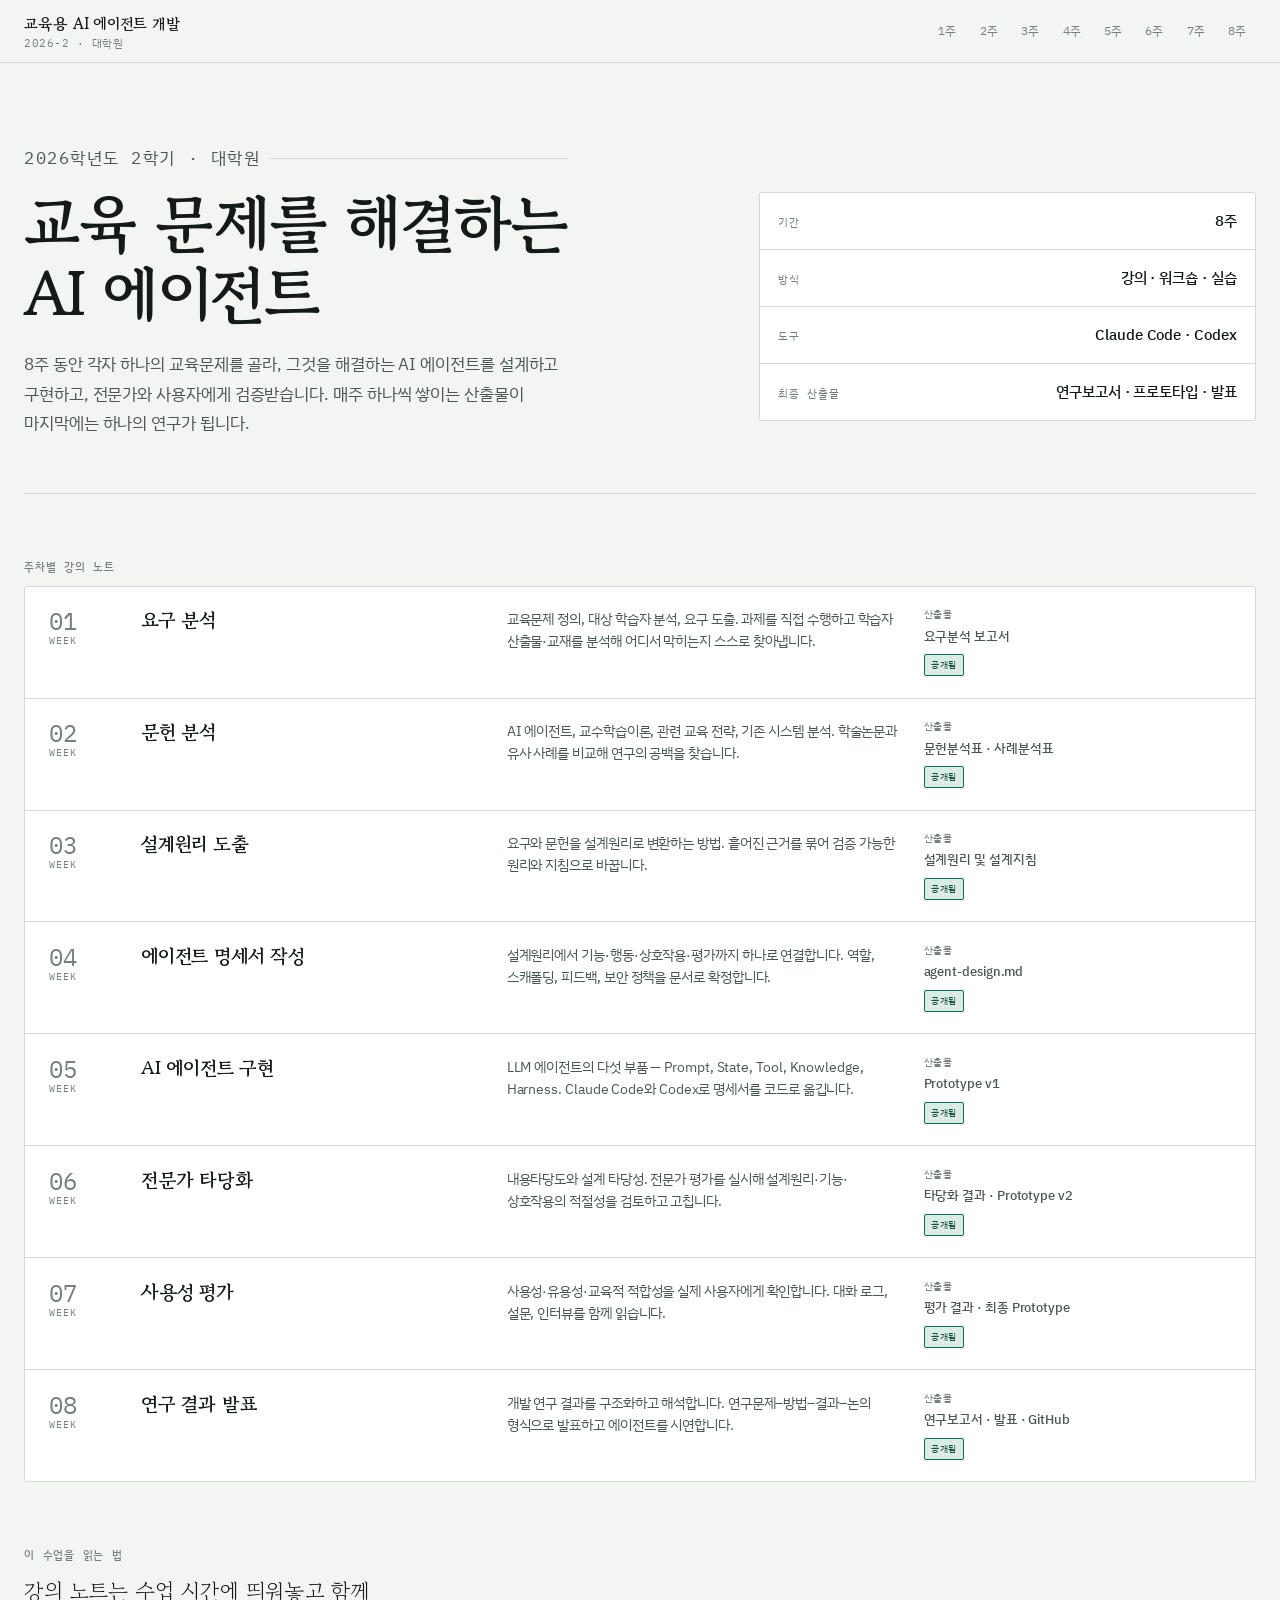
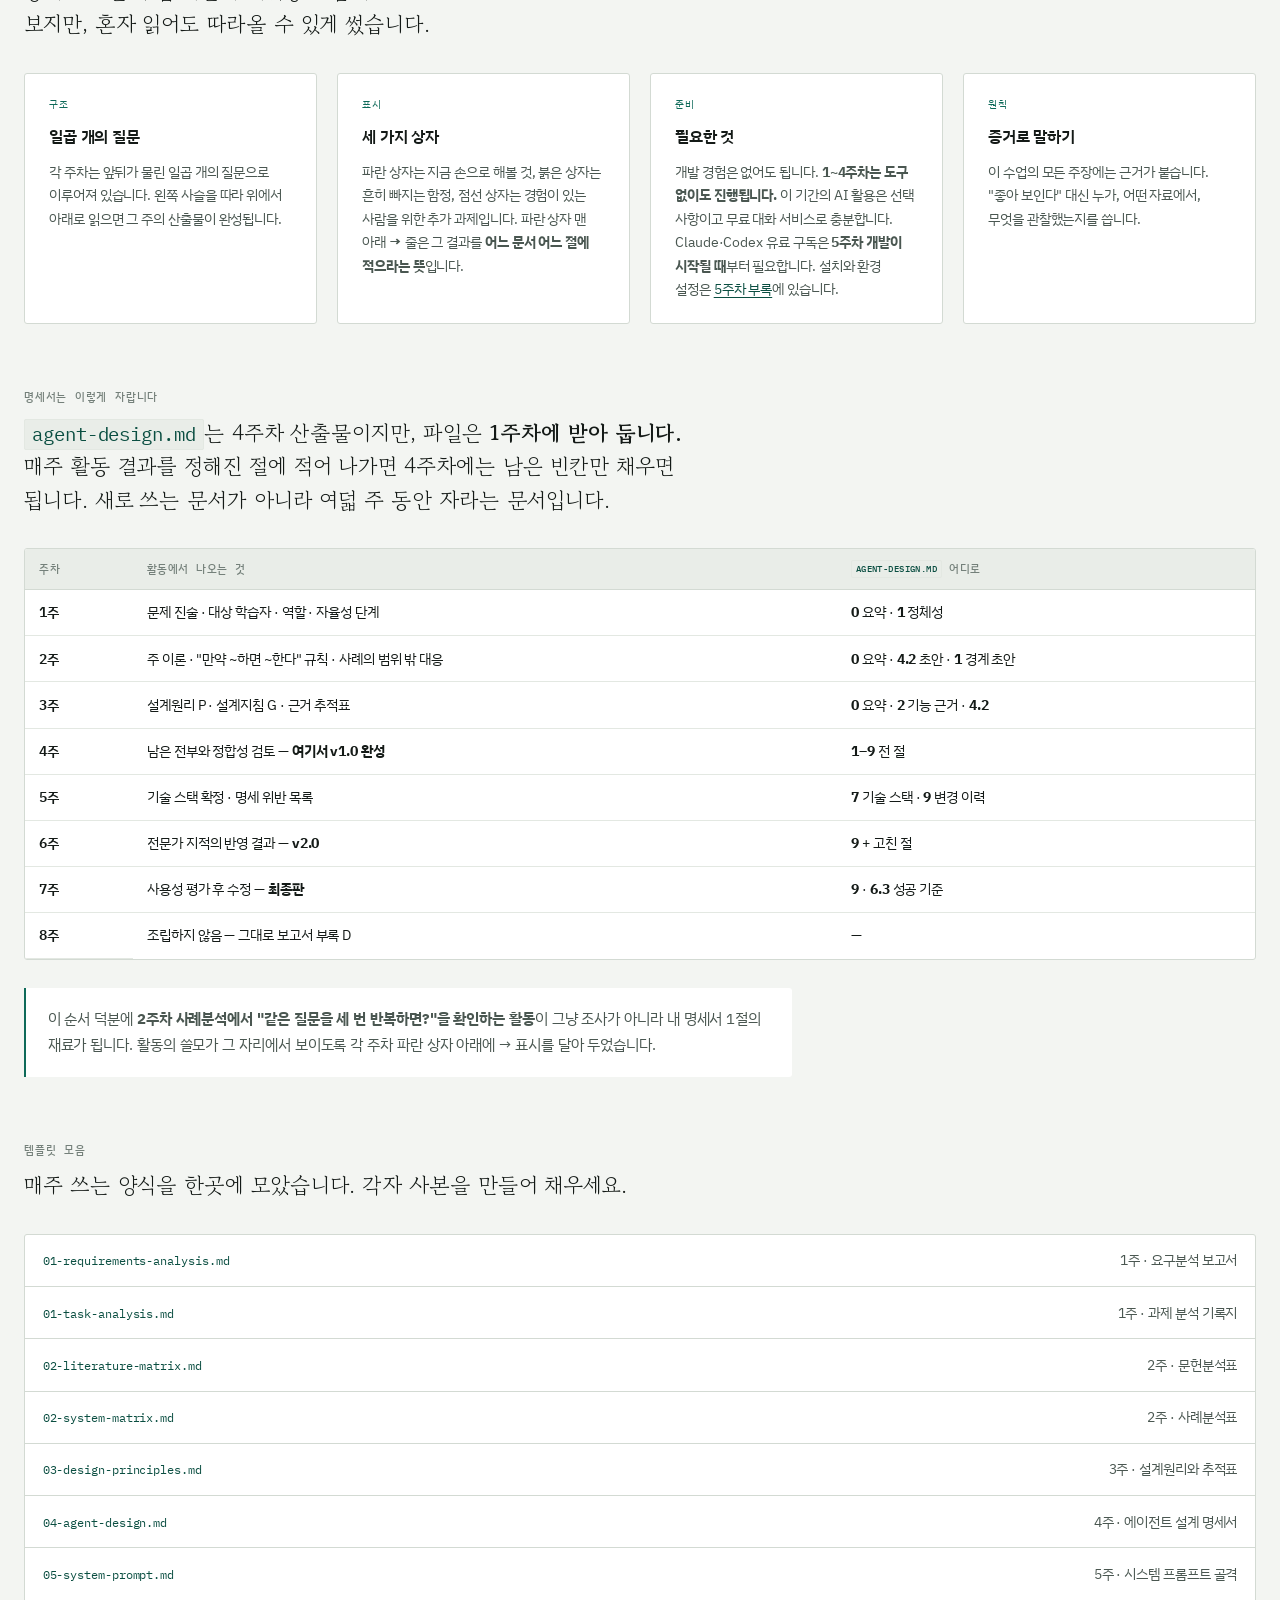
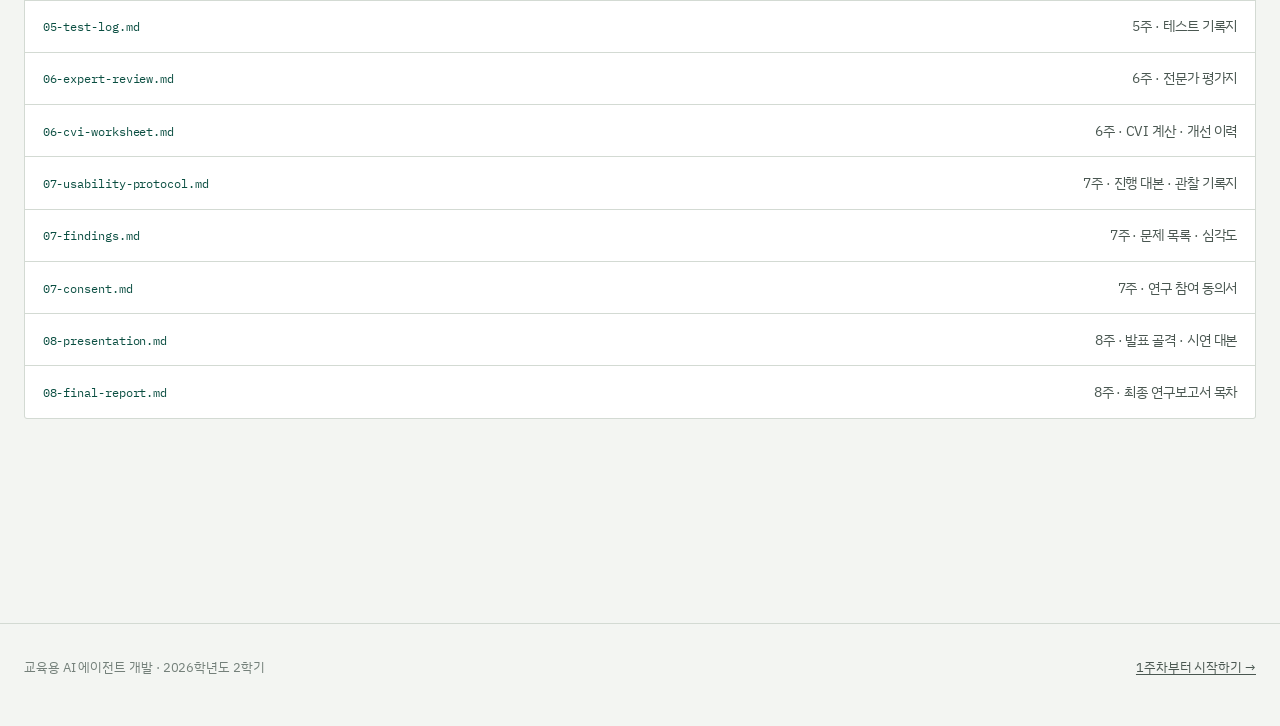
<file: index.html>
<!DOCTYPE html>
<html lang="ko">
<head>
<meta charset="utf-8">
<meta name="viewport" content="width=device-width, initial-scale=1">
<title>교육용 AI 에이전트 개발 · 2026-2</title>
<meta name="description" content="8주 동안 교육문제에서 출발해 AI 에이전트를 설계·구현하고 타당화까지 마치는 대학원 수업의 강의 노트.">
<link rel="preconnect" href="https://fonts.googleapis.com">
<link rel="preconnect" href="https://fonts.gstatic.com" crossorigin>
<link rel="stylesheet" href="https://fonts.googleapis.com/css2?family=Gowun+Batang:wght@400;700&family=IBM+Plex+Mono:wght@400;500&family=IBM+Plex+Sans+KR:wght@400;500;600&display=swap">
<link rel="stylesheet" href="assets/style.css?v=11">
<link rel="icon" href="data:image/svg+xml,<svg xmlns='http://www.w3.org/2000/svg' viewBox='0 0 32 32'><text y='26' font-size='26'>🧭</text></svg>">
</head>
<body>

<a class="skip" href="#weeks">주차 목록으로 건너뛰기</a>

<header class="topbar">
  <div class="topbar__in">
    <a class="brand" href="index.html">교육용 AI 에이전트 개발<span class="brand__sub">2026-2 · 대학원</span></a>
    <nav class="weeknav" aria-label="주차 이동">
      <a href="week01.html">1주</a>
      <a href="week02.html">2주</a>
      <a href="week03.html">3주</a>
      <a href="week04.html">4주</a>
      <a href="week05.html">5주</a>
      <a href="week06.html">6주</a>
      <a href="week07.html">7주</a>
      <a href="week08.html">8주</a>
    </nav>
  </div>
</header>

<main class="hub">

  <section class="hero">
    <div>
      <p class="eyebrow">2026학년도 2학기 · 대학원</p>
      <h1>교육 문제를 해결하는<br>AI 에이전트</h1>
      <p>
        8주 동안 각자 하나의 교육문제를 골라, 그것을 해결하는 AI 에이전트를 설계하고
        구현하고, 전문가와 사용자에게 검증받습니다. 매주 하나씩 쌓이는 산출물이
        마지막에는 하나의 연구가 됩니다.
      </p>
    </div>
    <dl class="hero__facts">
      <div><dt>기간</dt><dd>8주</dd></div>
      <div><dt>방식</dt><dd>강의 · 워크숍 · 실습</dd></div>
      <div><dt>도구</dt><dd>Claude Code · Codex</dd></div>
      <div><dt>최종 산출물</dt><dd>연구보고서 · 프로토타입 · 발표</dd></div>
    </dl>
  </section>

  <section class="sec" id="weeks">
    <h2>주차별 강의 노트</h2>
    <div class="weeks">

      <a class="wk" href="week01.html">
        <span class="wk__n">01<small>week</small></span>
        <span class="wk__topic">요구 분석</span>
        <span class="wk__what">교육문제 정의, 대상 학습자 분석, 요구 도출. 과제를 직접 수행하고 학습자 산출물·교재를 분석해 어디서 막히는지 스스로 찾아냅니다.</span>
        <span class="wk__out"><span>산출물</span><b>요구분석 보고서</b><br><em class="tag tag--live">공개됨</em></span>
      </a>

      <a class="wk" href="week02.html">
        <span class="wk__n">02<small>week</small></span>
        <span class="wk__topic">문헌 분석</span>
        <span class="wk__what">AI 에이전트, 교수학습이론, 관련 교육 전략, 기존 시스템 분석. 학술논문과 유사 사례를 비교해 연구의 공백을 찾습니다.</span>
        <span class="wk__out"><span>산출물</span><b>문헌분석표 · 사례분석표</b><br><em class="tag tag--live">공개됨</em></span>
      </a>

      <a class="wk" href="week03.html">
        <span class="wk__n">03<small>week</small></span>
        <span class="wk__topic">설계원리 도출</span>
        <span class="wk__what">요구와 문헌을 설계원리로 변환하는 방법. 흩어진 근거를 묶어 검증 가능한 원리와 지침으로 바꿉니다.</span>
        <span class="wk__out"><span>산출물</span><b>설계원리 및 설계지침</b><br><em class="tag tag--live">공개됨</em></span>
      </a>

      <a class="wk" href="week04.html">
        <span class="wk__n">04<small>week</small></span>
        <span class="wk__topic">에이전트 명세서 작성</span>
        <span class="wk__what">설계원리에서 기능·행동·상호작용·평가까지 하나로 연결합니다. 역할, 스캐폴딩, 피드백, 보안 정책을 문서로 확정합니다.</span>
        <span class="wk__out"><span>산출물</span><b>agent-design.md</b><br><em class="tag tag--live">공개됨</em></span>
      </a>

      <a class="wk" href="week05.html">
        <span class="wk__n">05<small>week</small></span>
        <span class="wk__topic">AI 에이전트 구현</span>
        <span class="wk__what">LLM 에이전트의 다섯 부품 — Prompt, State, Tool, Knowledge, Harness. Claude Code와 Codex로 명세서를 코드로 옮깁니다.</span>
        <span class="wk__out"><span>산출물</span><b>Prototype v1</b><br><em class="tag tag--live">공개됨</em></span>
      </a>

      <a class="wk" href="week06.html">
        <span class="wk__n">06<small>week</small></span>
        <span class="wk__topic">전문가 타당화</span>
        <span class="wk__what">내용타당도와 설계 타당성. 전문가 평가를 실시해 설계원리·기능·상호작용의 적절성을 검토하고 고칩니다.</span>
        <span class="wk__out"><span>산출물</span><b>타당화 결과 · Prototype v2</b><br><em class="tag tag--live">공개됨</em></span>
      </a>

      <a class="wk" href="week07.html">
        <span class="wk__n">07<small>week</small></span>
        <span class="wk__topic">사용성 평가</span>
        <span class="wk__what">사용성·유용성·교육적 적합성을 실제 사용자에게 확인합니다. 대화 로그, 설문, 인터뷰를 함께 읽습니다.</span>
        <span class="wk__out"><span>산출물</span><b>평가 결과 · 최종 Prototype</b><br><em class="tag tag--live">공개됨</em></span>
      </a>

      <a class="wk" href="week08.html">
        <span class="wk__n">08<small>week</small></span>
        <span class="wk__topic">연구 결과 발표</span>
        <span class="wk__what">개발 연구 결과를 구조화하고 해석합니다. 연구문제–방법–결과–논의 형식으로 발표하고 에이전트를 시연합니다.</span>
        <span class="wk__out"><span>산출물</span><b>연구보고서 · 발표 · GitHub</b><br><em class="tag tag--live">공개됨</em></span>
      </a>

    </div>
  </section>

  <section class="sec">
    <h2>이 수업을 읽는 법</h2>
    <p class="sec__lede">
      강의 노트는 수업 시간에 띄워놓고 함께 보지만, 혼자 읽어도 따라올 수 있게 썼습니다.
    </p>

    <div class="cards">
      <div class="card">
        <span class="card__k">구조</span>
        <h3>일곱 개의 질문</h3>
        <p>
          각 주차는 앞뒤가 물린 일곱 개의 질문으로 이루어져 있습니다. 왼쪽 사슬을 따라
          위에서 아래로 읽으면 그 주의 산출물이 완성됩니다.
        </p>
      </div>
      <div class="card">
        <span class="card__k">표시</span>
        <h3>세 가지 상자</h3>
        <p>
          파란 상자는 지금 손으로 해볼 것, 붉은 상자는 흔히 빠지는 함정,
          점선 상자는 경험이 있는 사람을 위한 추가 과제입니다.
          파란 상자 맨 아래 <b>→</b> 줄은 그 결과를
          <b>어느 문서 어느 절에 적으라는 뜻</b>입니다.
        </p>
      </div>
      <div class="card">
        <span class="card__k">준비</span>
        <h3>필요한 것</h3>
        <p>
          개발 경험은 없어도 됩니다. <b>1~4주차는 도구 없이도 진행됩니다.</b>
          이 기간의 AI 활용은 선택 사항이고 무료 대화 서비스로 충분합니다.
          Claude·Codex 유료 구독은 <b>5주차 개발이 시작될 때</b>부터 필요합니다.
          설치와 환경 설정은 <a href="week05.html#setup">5주차 부록</a>에 있습니다.
        </p>
      </div>
      <div class="card">
        <span class="card__k">원칙</span>
        <h3>증거로 말하기</h3>
        <p>
          이 수업의 모든 주장에는 근거가 붙습니다. "좋아 보인다" 대신
          누가, 어떤 자료에서, 무엇을 관찰했는지를 씁니다.
        </p>
      </div>
    </div>
  </section>

  <section class="sec" id="spec">
    <h2>명세서는 이렇게 자랍니다</h2>
    <p class="sec__lede">
      <code>agent-design.md</code>는 4주차 산출물이지만, 파일은 <b>1주차에 받아 둡니다.</b>
      매주 활동 결과를 정해진 절에 적어 나가면 4주차에는 남은 빈칸만 채우면 됩니다.
      새로 쓰는 문서가 아니라 여덟 주 동안 자라는 문서입니다.
    </p>

    <div class="tw">
      <table>
        <thead><tr><th>주차</th><th>활동에서 나오는 것</th><th><code>agent-design.md</code> 어디로</th></tr></thead>
        <tbody>
          <tr>
            <th>1주</th>
            <td>문제 진술 · 대상 학습자 · 역할 · 자율성 단계</td>
            <td><b>0</b> 요약 · <b>1</b> 정체성</td>
          </tr>
          <tr>
            <th>2주</th>
            <td>주 이론 · "만약 ~하면 ~한다" 규칙 · 사례의 범위 밖 대응</td>
            <td><b>0</b> 요약 · <b>4.2</b> 초안 · <b>1</b> 경계 초안</td>
          </tr>
          <tr>
            <th>3주</th>
            <td>설계원리 P · 설계지침 G · 근거 추적표</td>
            <td><b>0</b> 요약 · <b>2</b> 기능 근거 · <b>4.2</b></td>
          </tr>
          <tr>
            <th>4주</th>
            <td>남은 전부와 정합성 검토 — <b>여기서 v1.0 완성</b></td>
            <td><b>1</b>–<b>9</b> 전 절</td>
          </tr>
          <tr>
            <th>5주</th>
            <td>기술 스택 확정 · 명세 위반 목록</td>
            <td><b>7</b> 기술 스택 · <b>9</b> 변경 이력</td>
          </tr>
          <tr>
            <th>6주</th>
            <td>전문가 지적의 반영 결과 — <b>v2.0</b></td>
            <td><b>9</b> + 고친 절</td>
          </tr>
          <tr>
            <th>7주</th>
            <td>사용성 평가 후 수정 — <b>최종판</b></td>
            <td><b>9</b> · <b>6.3</b> 성공 기준</td>
          </tr>
          <tr>
            <th>8주</th>
            <td>조립하지 않음 — 그대로 보고서 부록 D</td>
            <td>—</td>
          </tr>
        </tbody>
      </table>
    </div>

    <p class="sec__note">
      이 순서 덕분에 <b>2주차 사례분석에서 "같은 질문을 세 번 반복하면?"을 확인하는 활동</b>이
      그냥 조사가 아니라 내 명세서 1절의 재료가 됩니다. 활동의 쓸모가 그 자리에서 보이도록
      각 주차 파란 상자 아래에 → 표시를 달아 두었습니다.
    </p>
  </section>

  <section class="sec" id="templates">
    <h2>템플릿 모음</h2>
    <p class="sec__lede">
      매주 쓰는 양식을 한곳에 모았습니다. 각자 사본을 만들어 채우세요.
    </p>

    <div class="files">
      <a href="https://github.com/ldgit99/classic/blob/main/templates/01-requirements-analysis.md">
        <span class="fn">01-requirements-analysis.md</span><span class="fd">1주 · 요구분석 보고서</span></a>
      <a href="https://github.com/ldgit99/classic/blob/main/templates/01-task-analysis.md">
        <span class="fn">01-task-analysis.md</span><span class="fd">1주 · 과제 분석 기록지</span></a>
      <a href="https://github.com/ldgit99/classic/blob/main/templates/02-literature-matrix.md">
        <span class="fn">02-literature-matrix.md</span><span class="fd">2주 · 문헌분석표</span></a>
      <a href="https://github.com/ldgit99/classic/blob/main/templates/02-system-matrix.md">
        <span class="fn">02-system-matrix.md</span><span class="fd">2주 · 사례분석표</span></a>
      <a href="https://github.com/ldgit99/classic/blob/main/templates/03-design-principles.md">
        <span class="fn">03-design-principles.md</span><span class="fd">3주 · 설계원리와 추적표</span></a>
      <a href="https://github.com/ldgit99/classic/blob/main/templates/04-agent-design.md">
        <span class="fn">04-agent-design.md</span><span class="fd">4주 · 에이전트 설계 명세서</span></a>
      <a href="https://github.com/ldgit99/classic/blob/main/templates/05-system-prompt.md">
        <span class="fn">05-system-prompt.md</span><span class="fd">5주 · 시스템 프롬프트 골격</span></a>
      <a href="https://github.com/ldgit99/classic/blob/main/templates/05-test-log.md">
        <span class="fn">05-test-log.md</span><span class="fd">5주 · 테스트 기록지</span></a>
      <a href="https://github.com/ldgit99/classic/blob/main/templates/06-expert-review.md">
        <span class="fn">06-expert-review.md</span><span class="fd">6주 · 전문가 평가지</span></a>
      <a href="https://github.com/ldgit99/classic/blob/main/templates/06-cvi-worksheet.md">
        <span class="fn">06-cvi-worksheet.md</span><span class="fd">6주 · CVI 계산 · 개선 이력</span></a>
      <a href="https://github.com/ldgit99/classic/blob/main/templates/07-usability-protocol.md">
        <span class="fn">07-usability-protocol.md</span><span class="fd">7주 · 진행 대본 · 관찰 기록지</span></a>
      <a href="https://github.com/ldgit99/classic/blob/main/templates/07-findings.md">
        <span class="fn">07-findings.md</span><span class="fd">7주 · 문제 목록 · 심각도</span></a>
      <a href="https://github.com/ldgit99/classic/blob/main/templates/07-consent.md">
        <span class="fn">07-consent.md</span><span class="fd">7주 · 연구 참여 동의서</span></a>
      <a href="https://github.com/ldgit99/classic/blob/main/templates/08-presentation.md">
        <span class="fn">08-presentation.md</span><span class="fd">8주 · 발표 골격 · 시연 대본</span></a>
      <a href="https://github.com/ldgit99/classic/blob/main/templates/08-final-report.md">
        <span class="fn">08-final-report.md</span><span class="fd">8주 · 최종 연구보고서 목차</span></a>
    </div>
  </section>

</main>

<footer class="foot">
  <div class="foot__in">
    <span>교육용 AI 에이전트 개발 · 2026학년도 2학기</span>
    <span><a href="week01.html">1주차부터 시작하기 →</a></span>
  </div>
</footer>

</body>
</html>
</file>
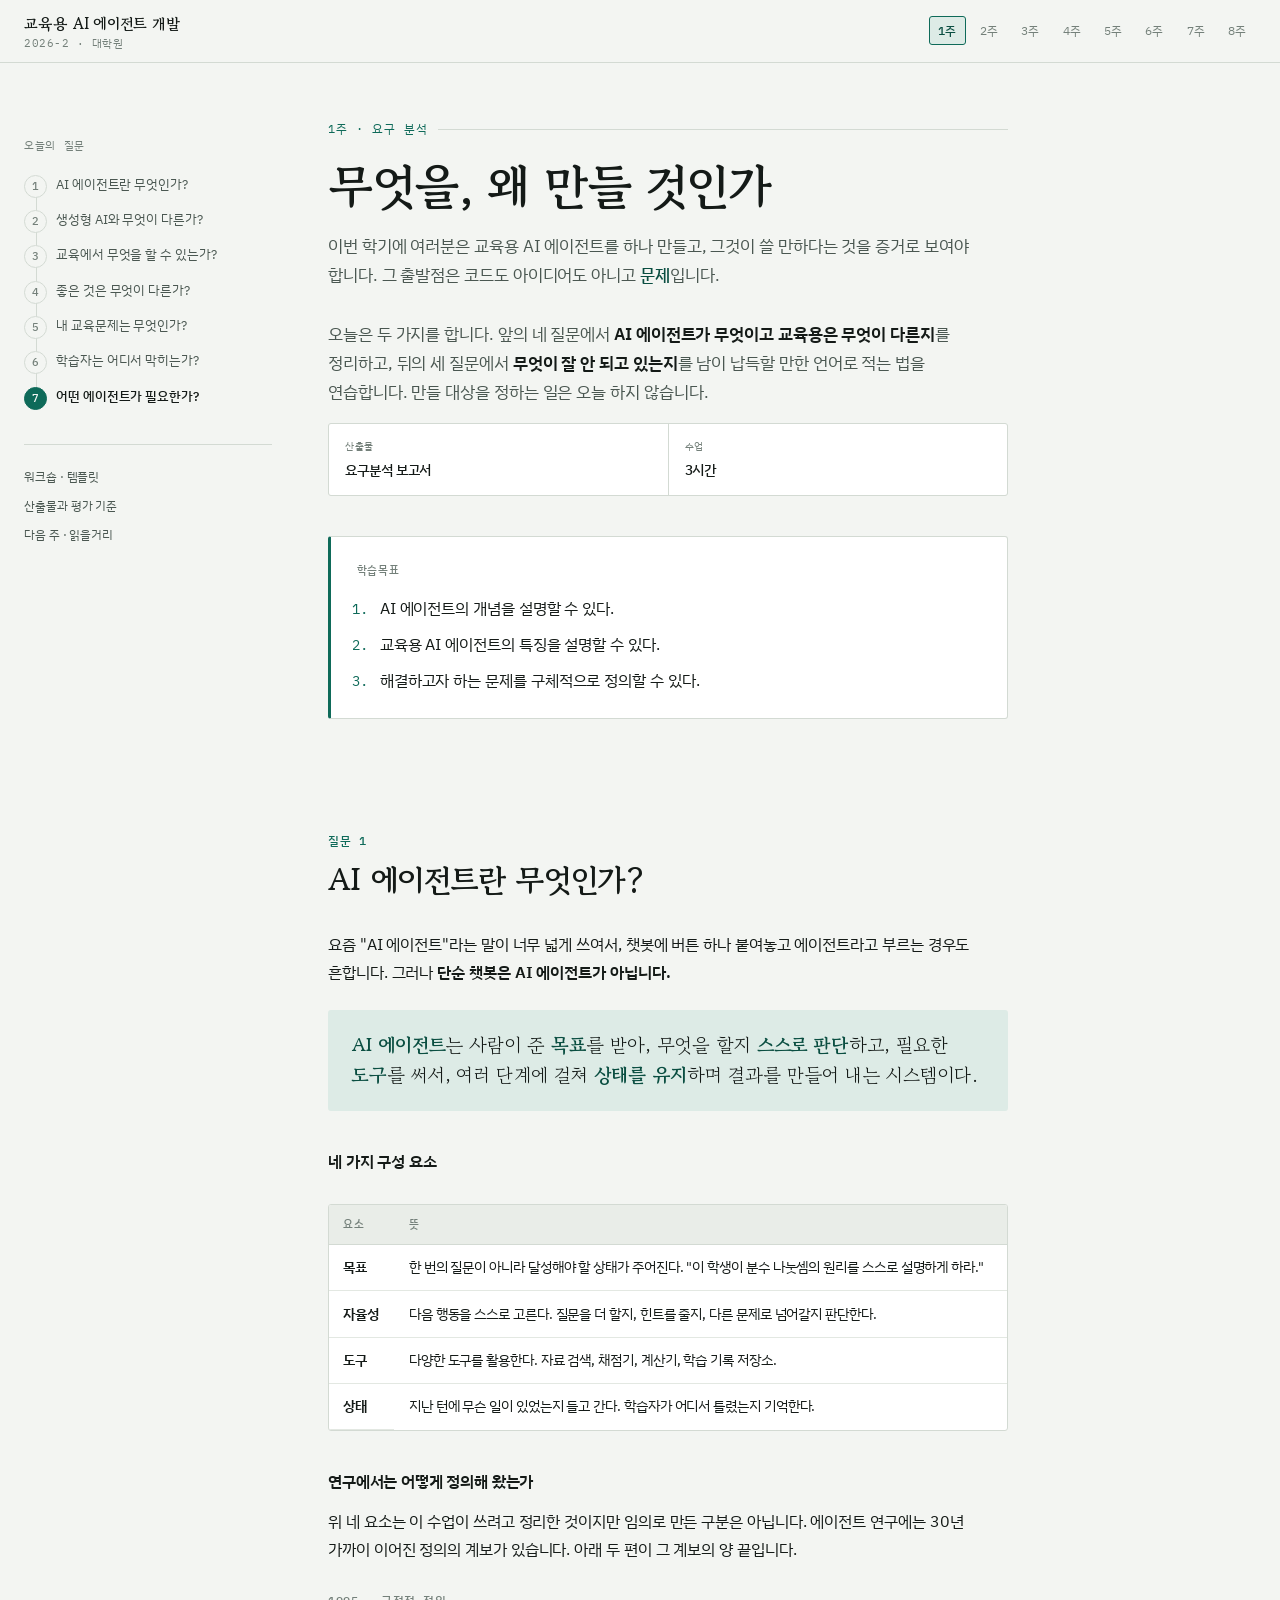
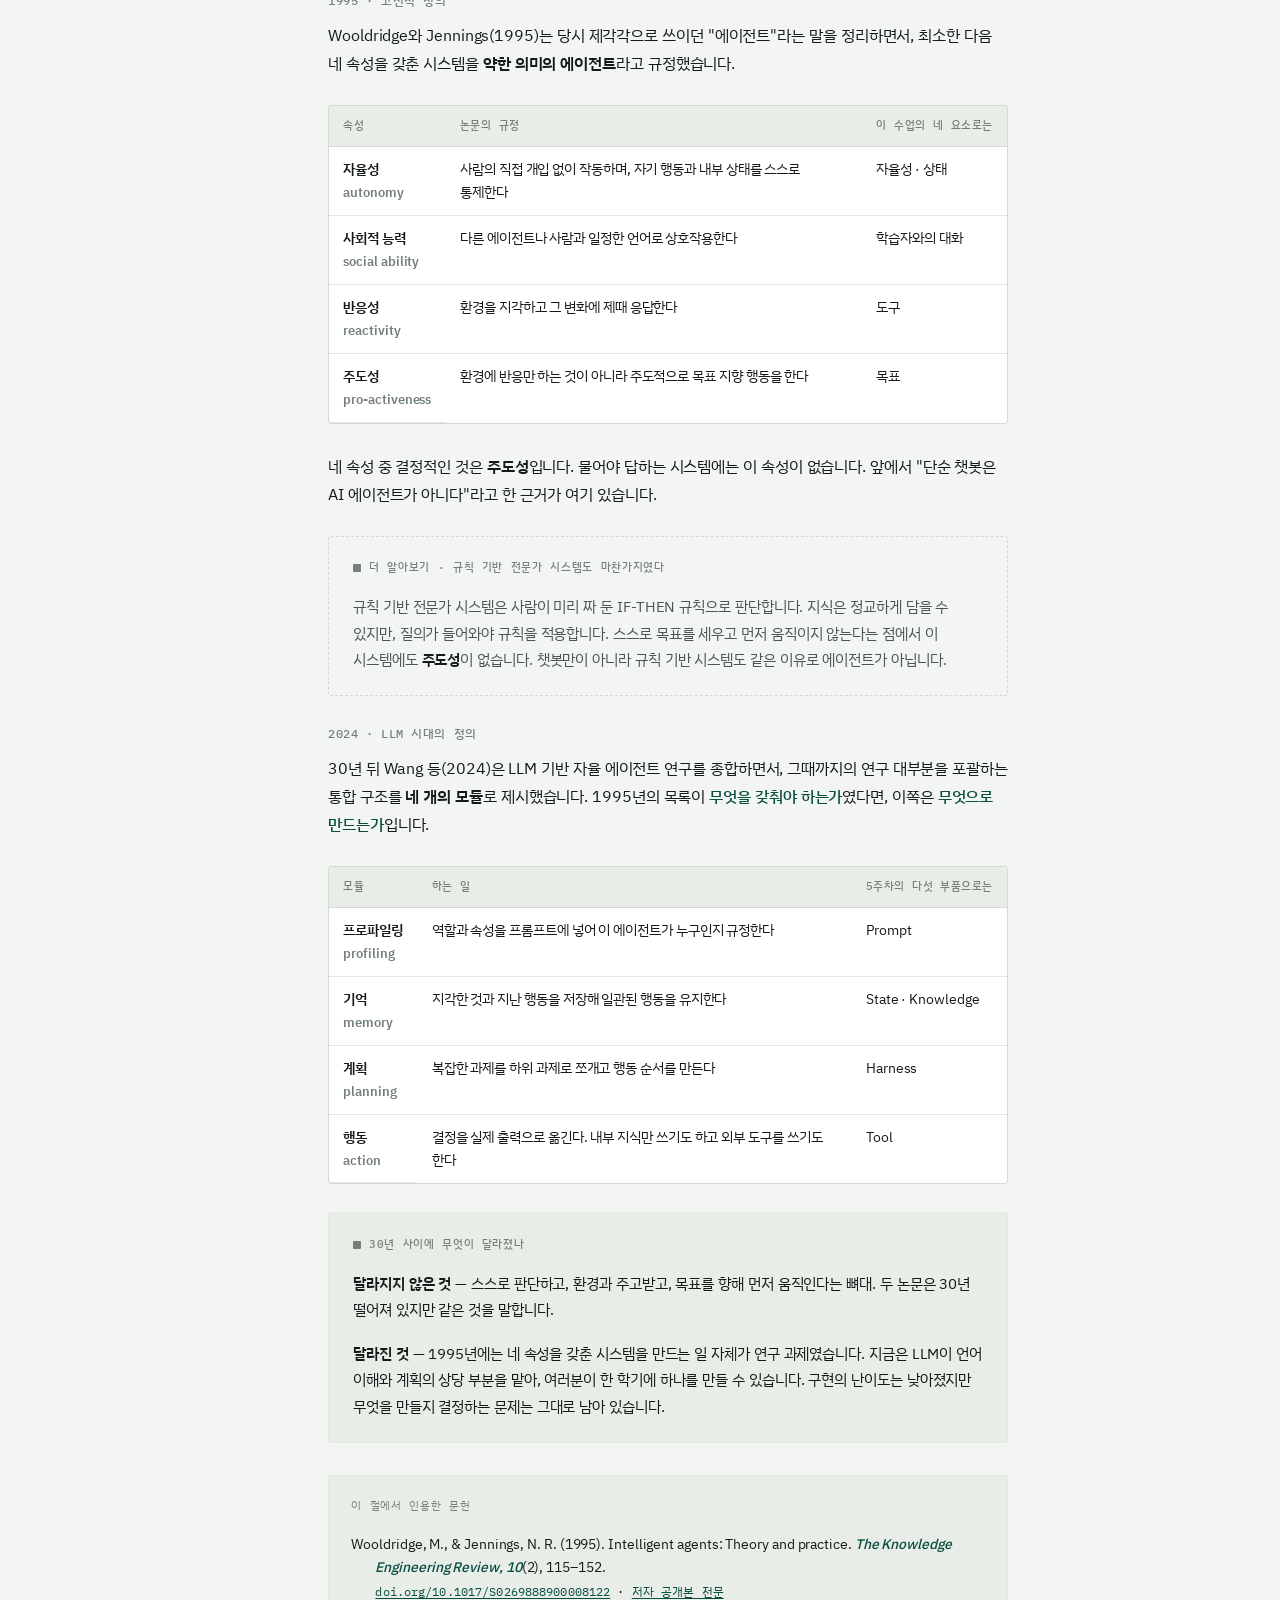
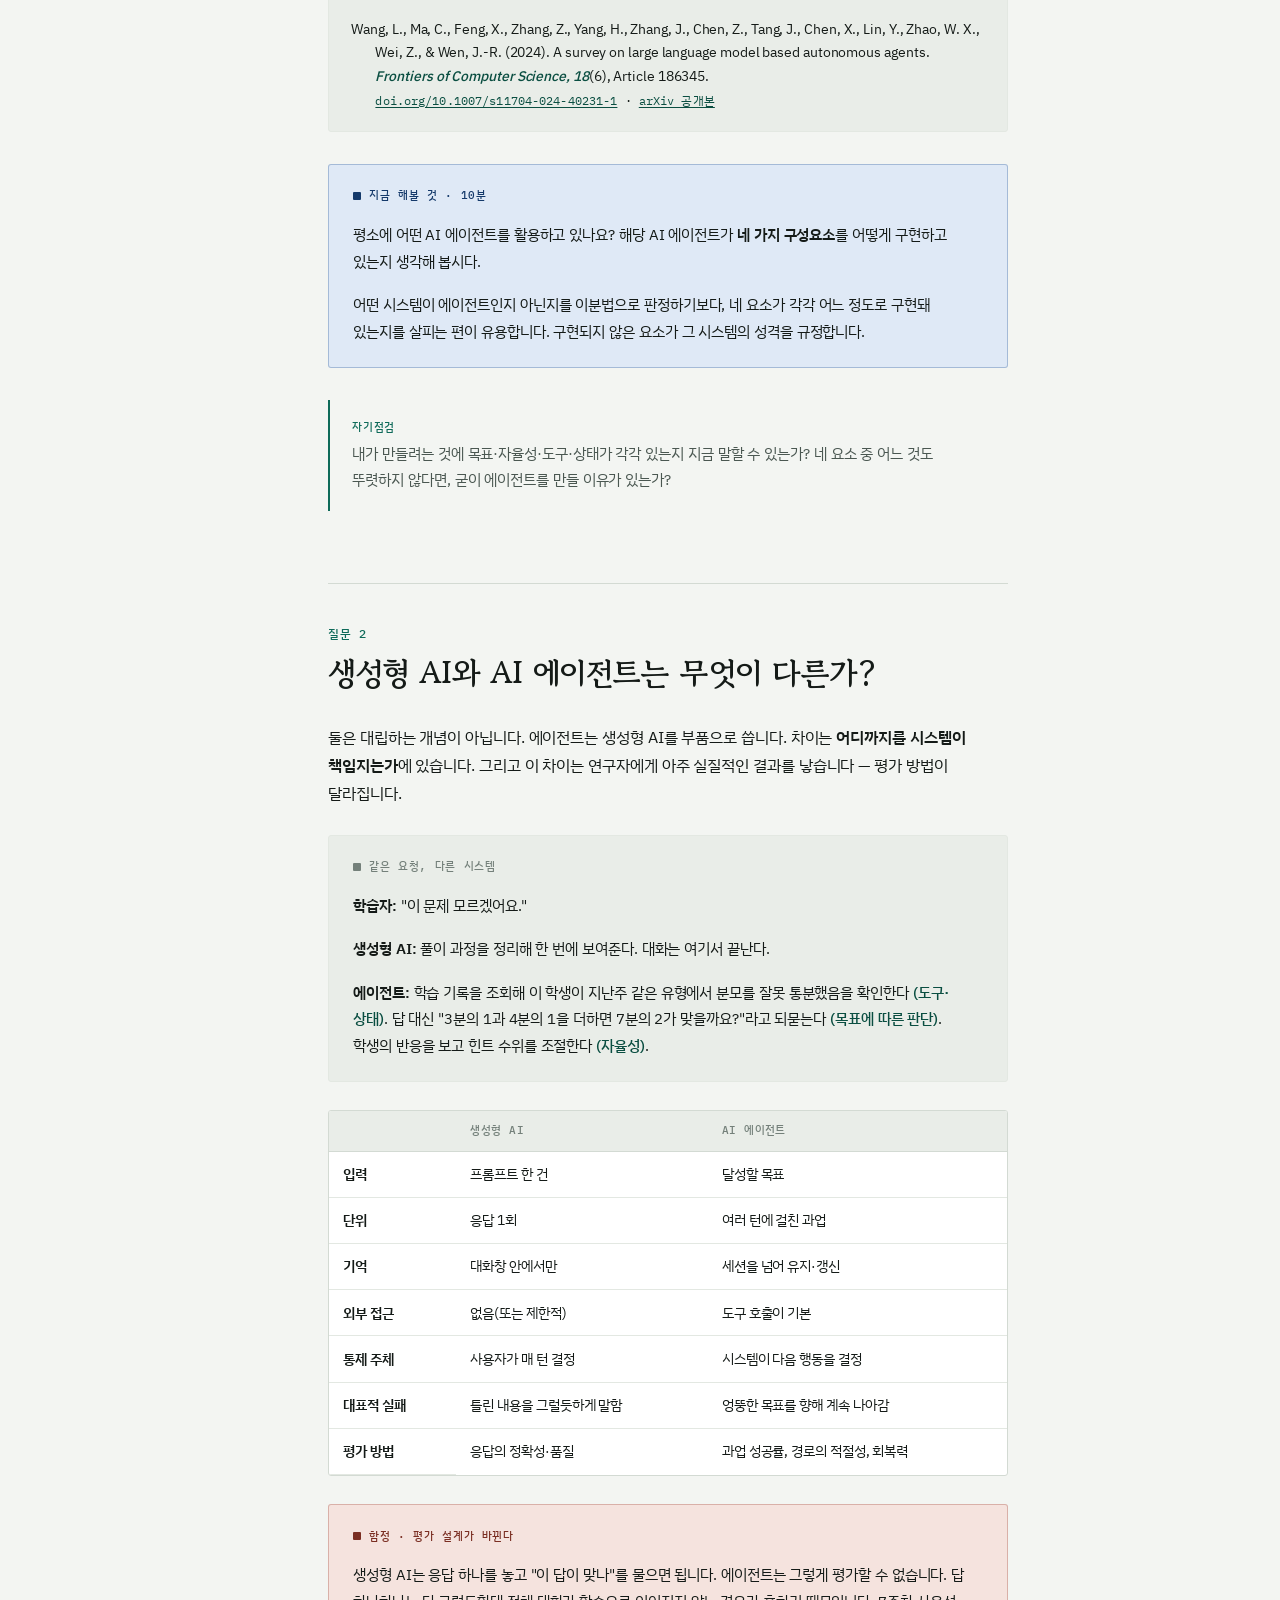
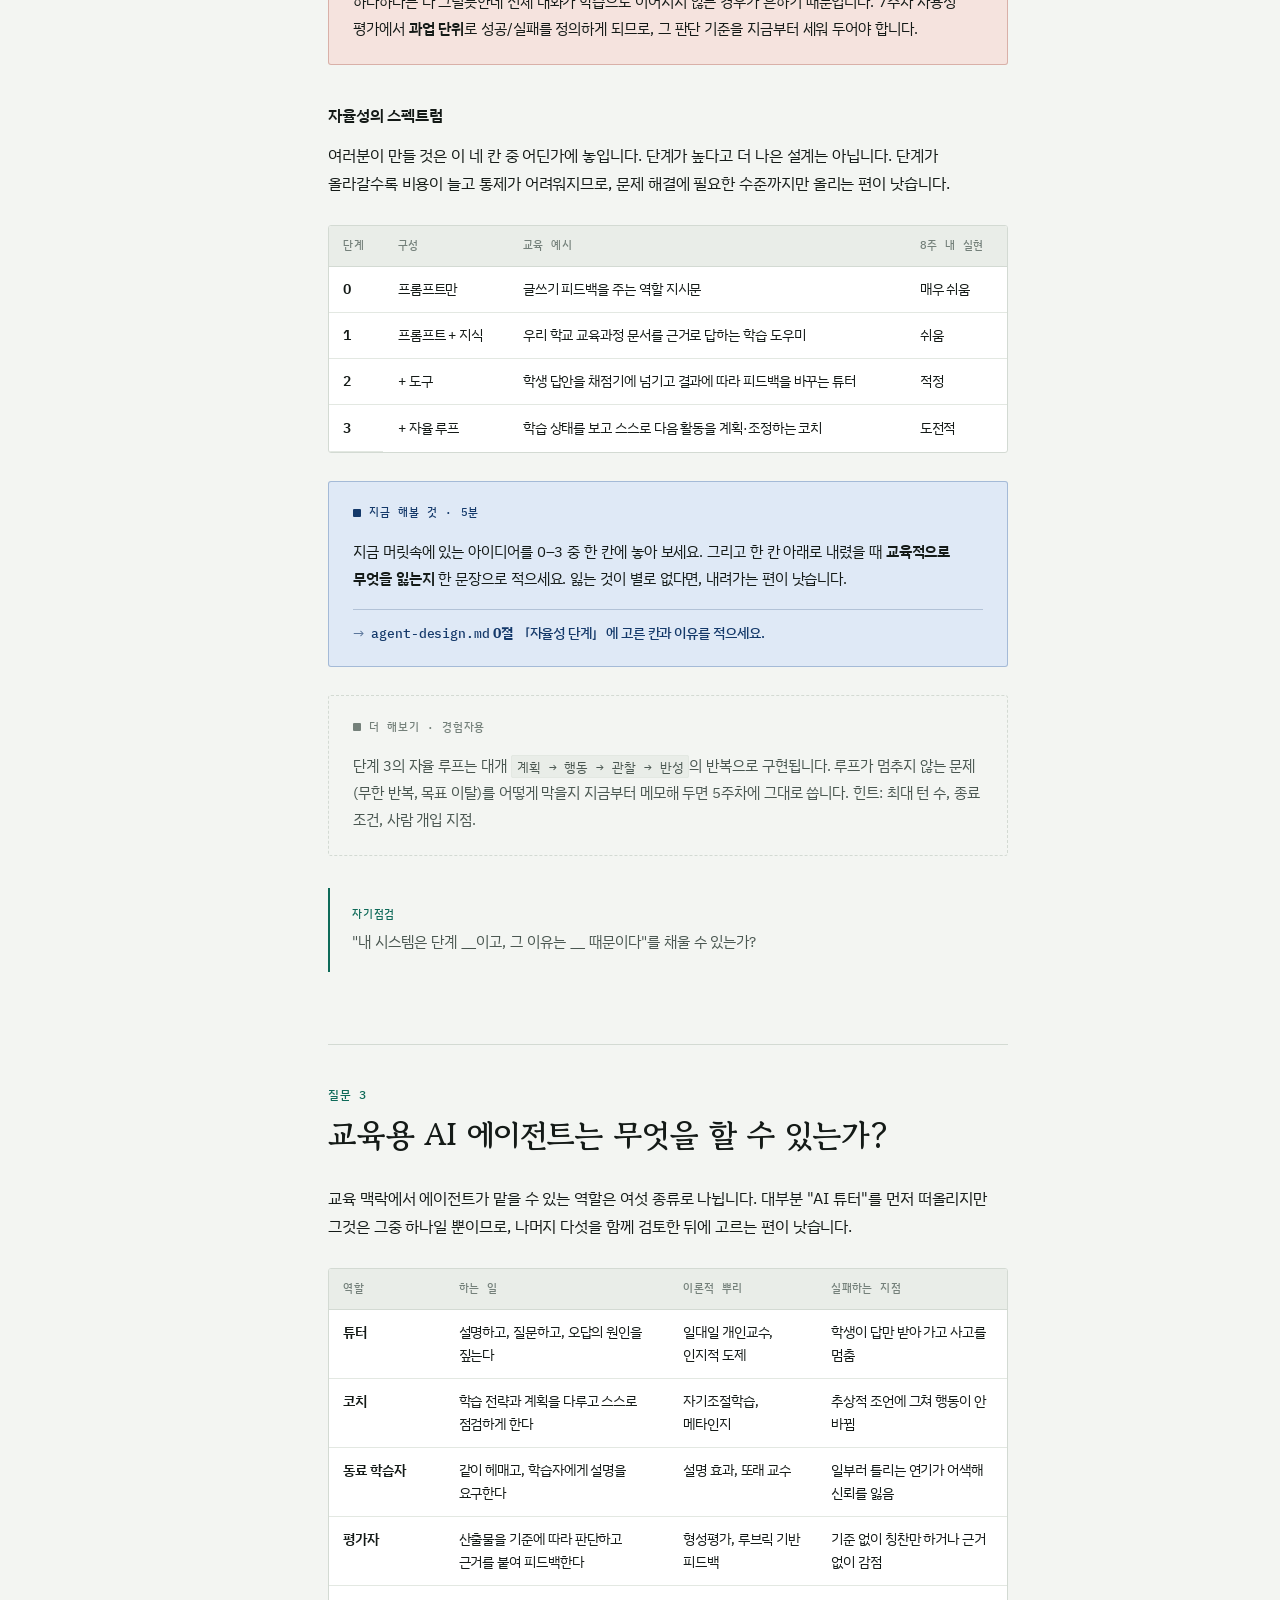
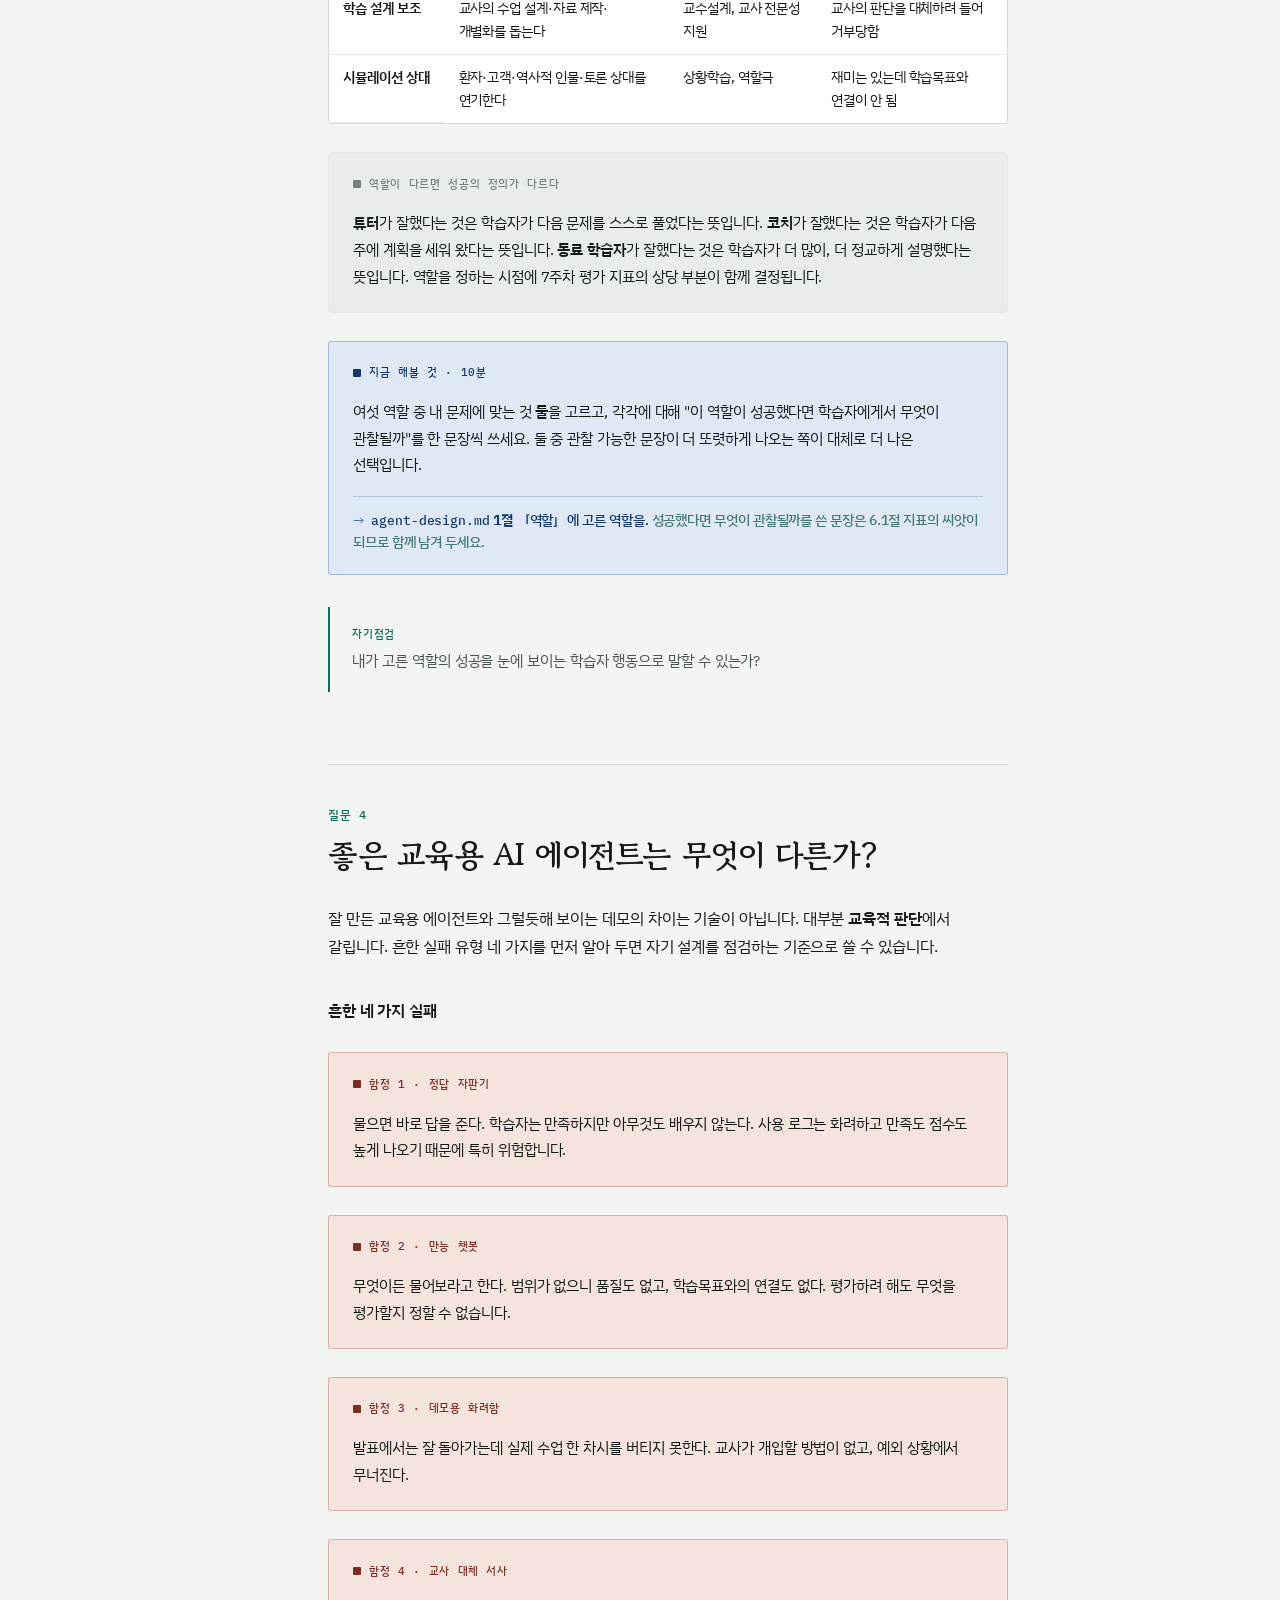
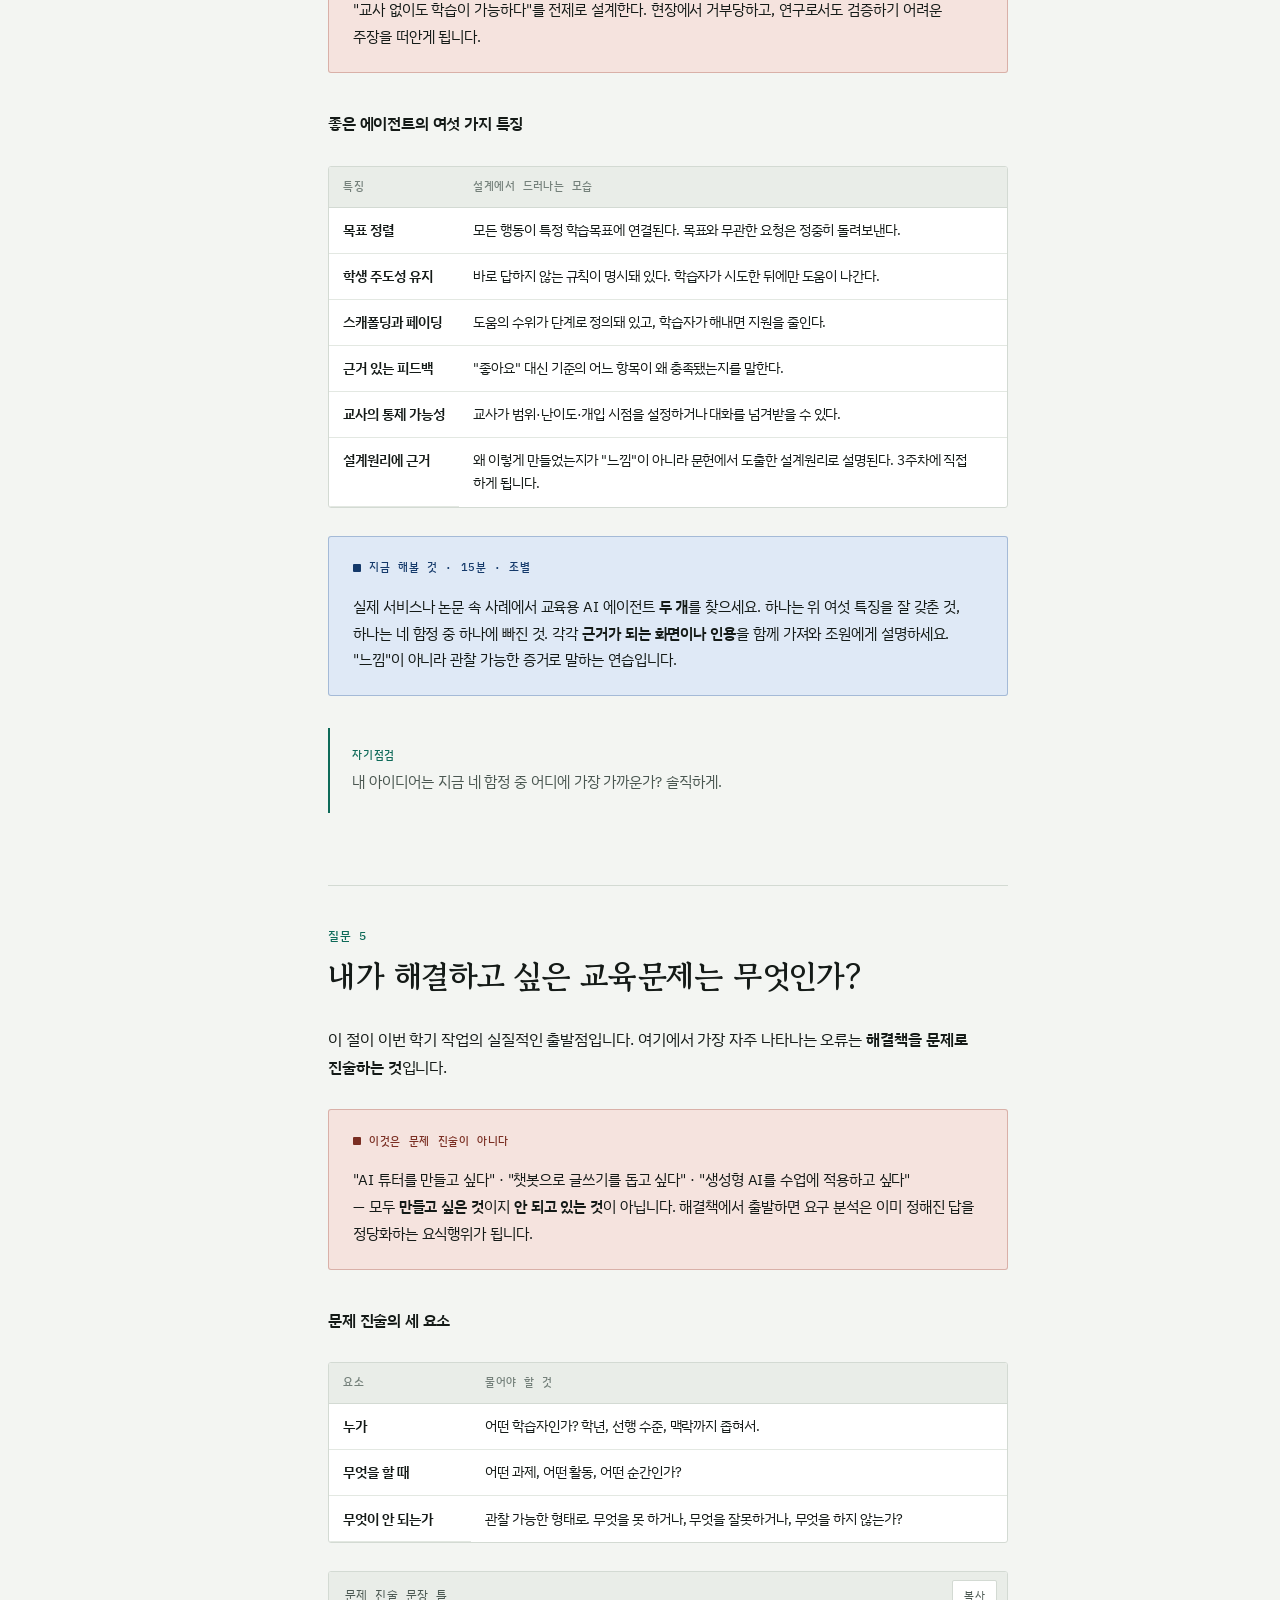
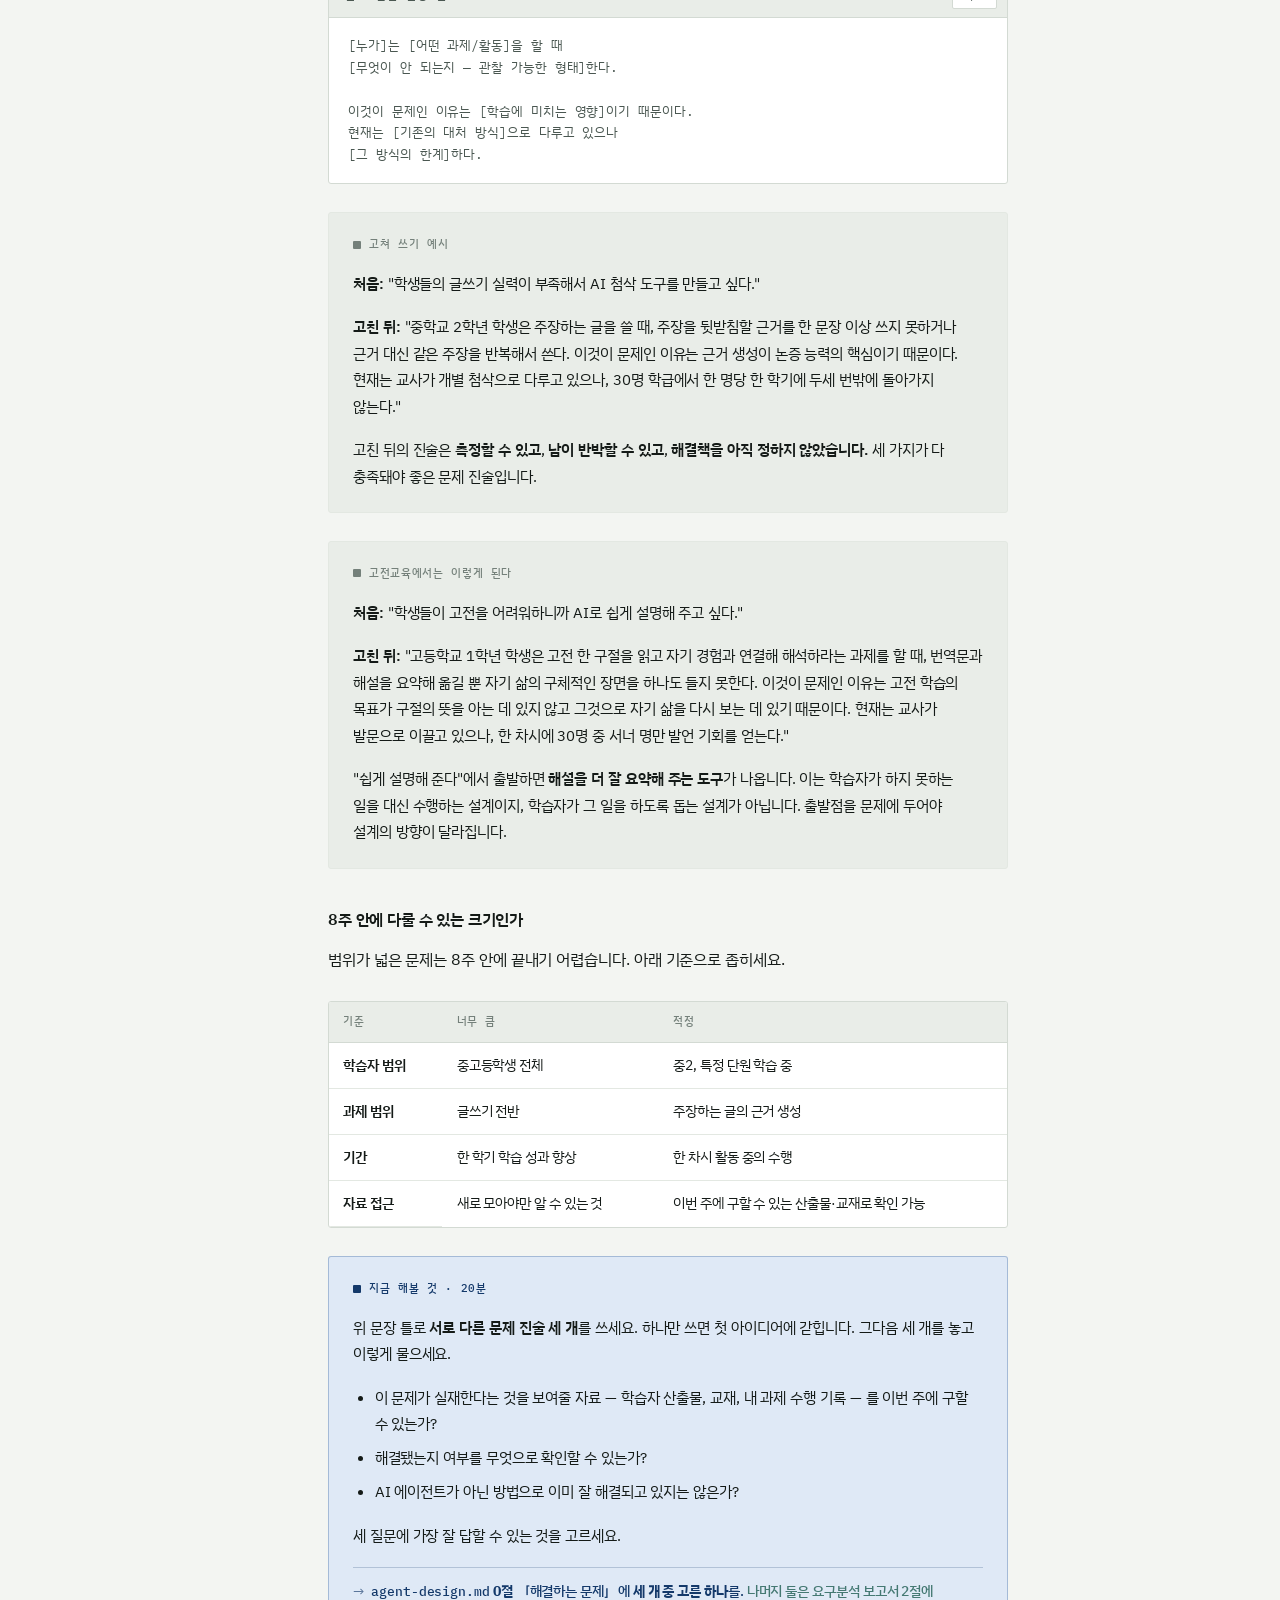
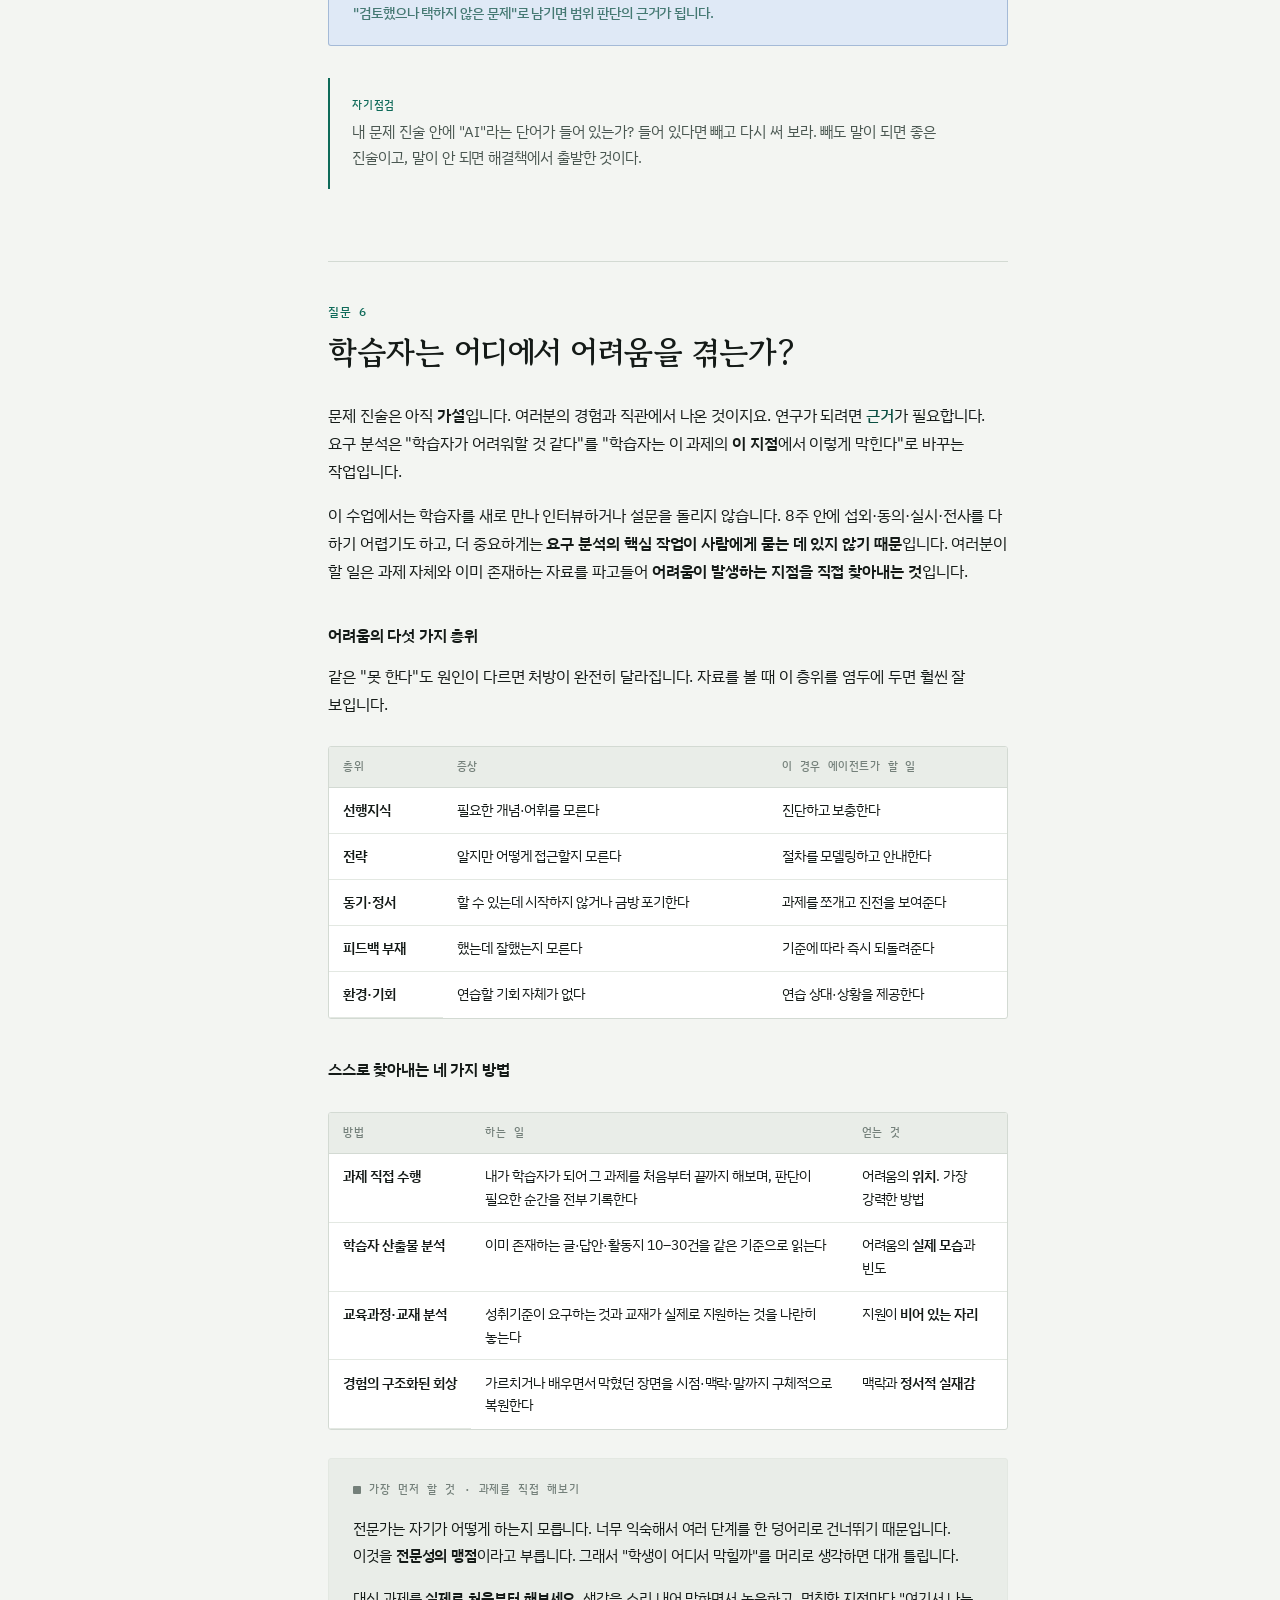
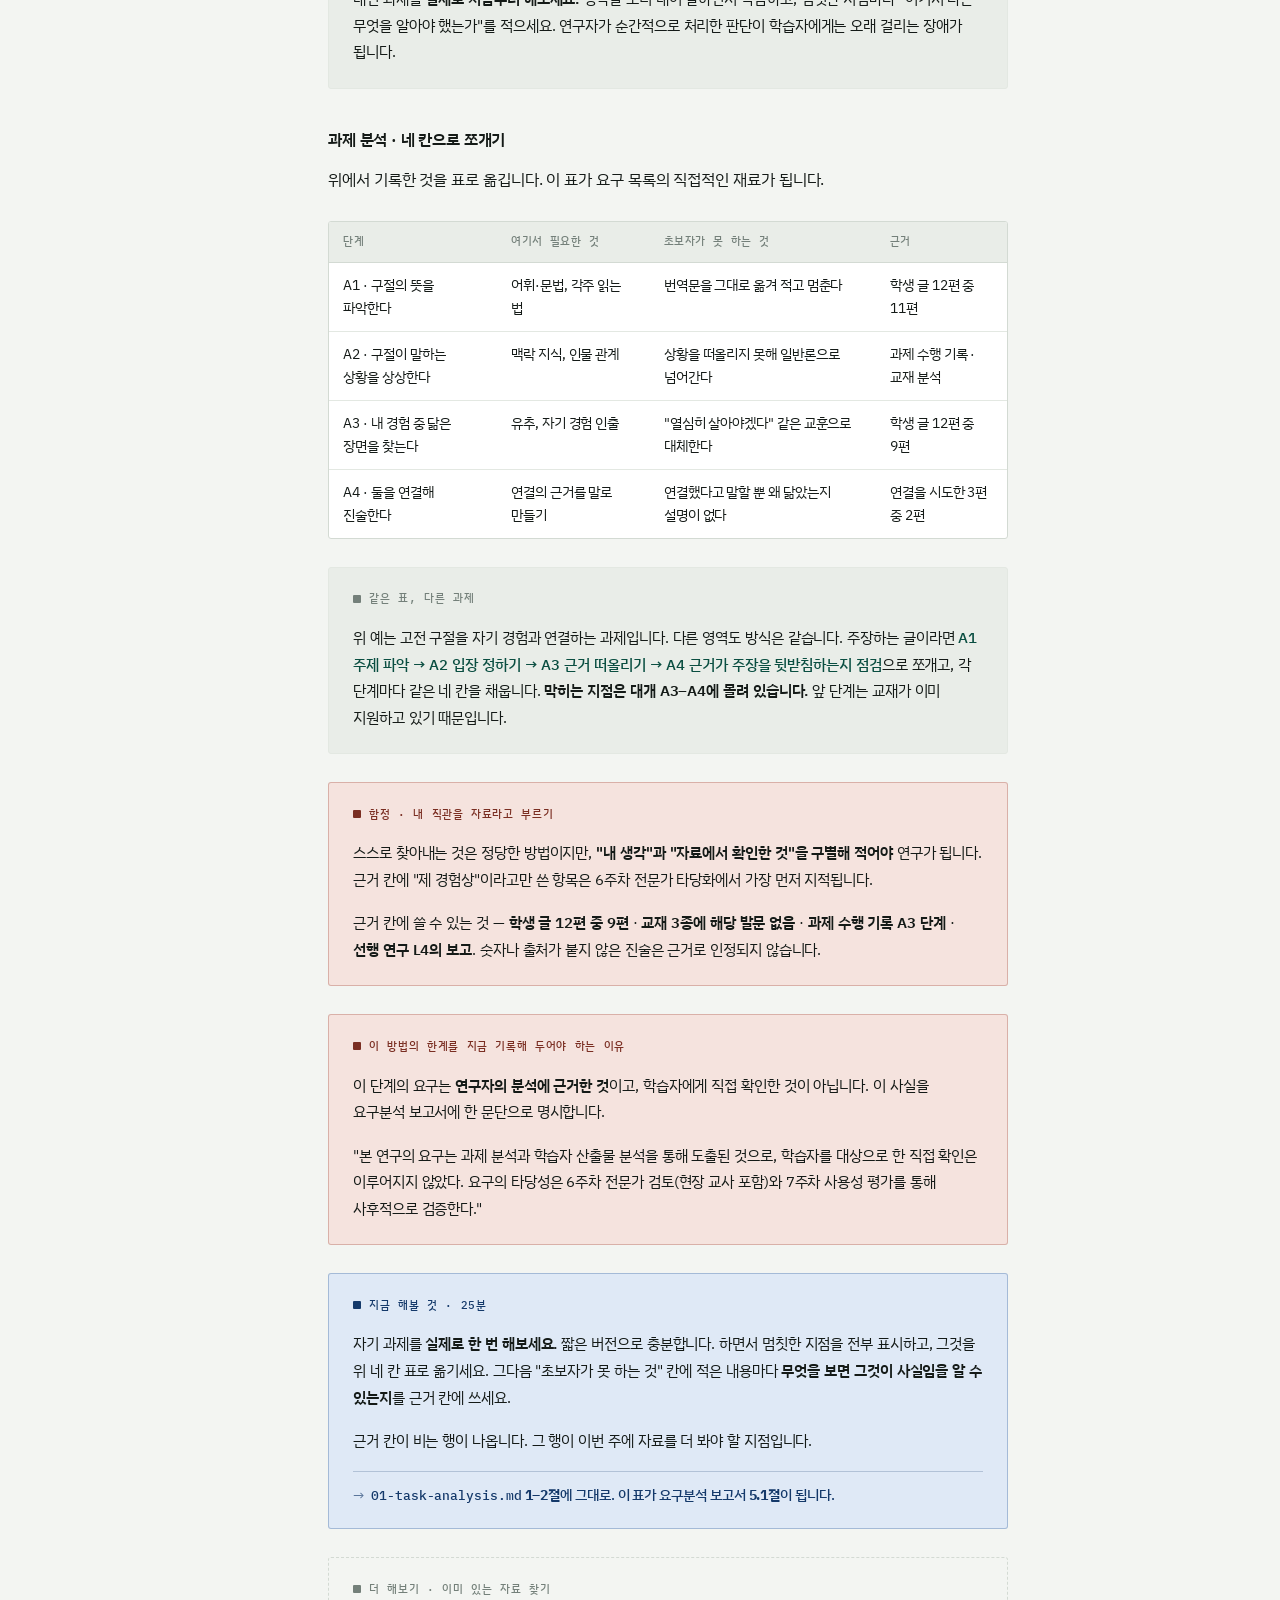
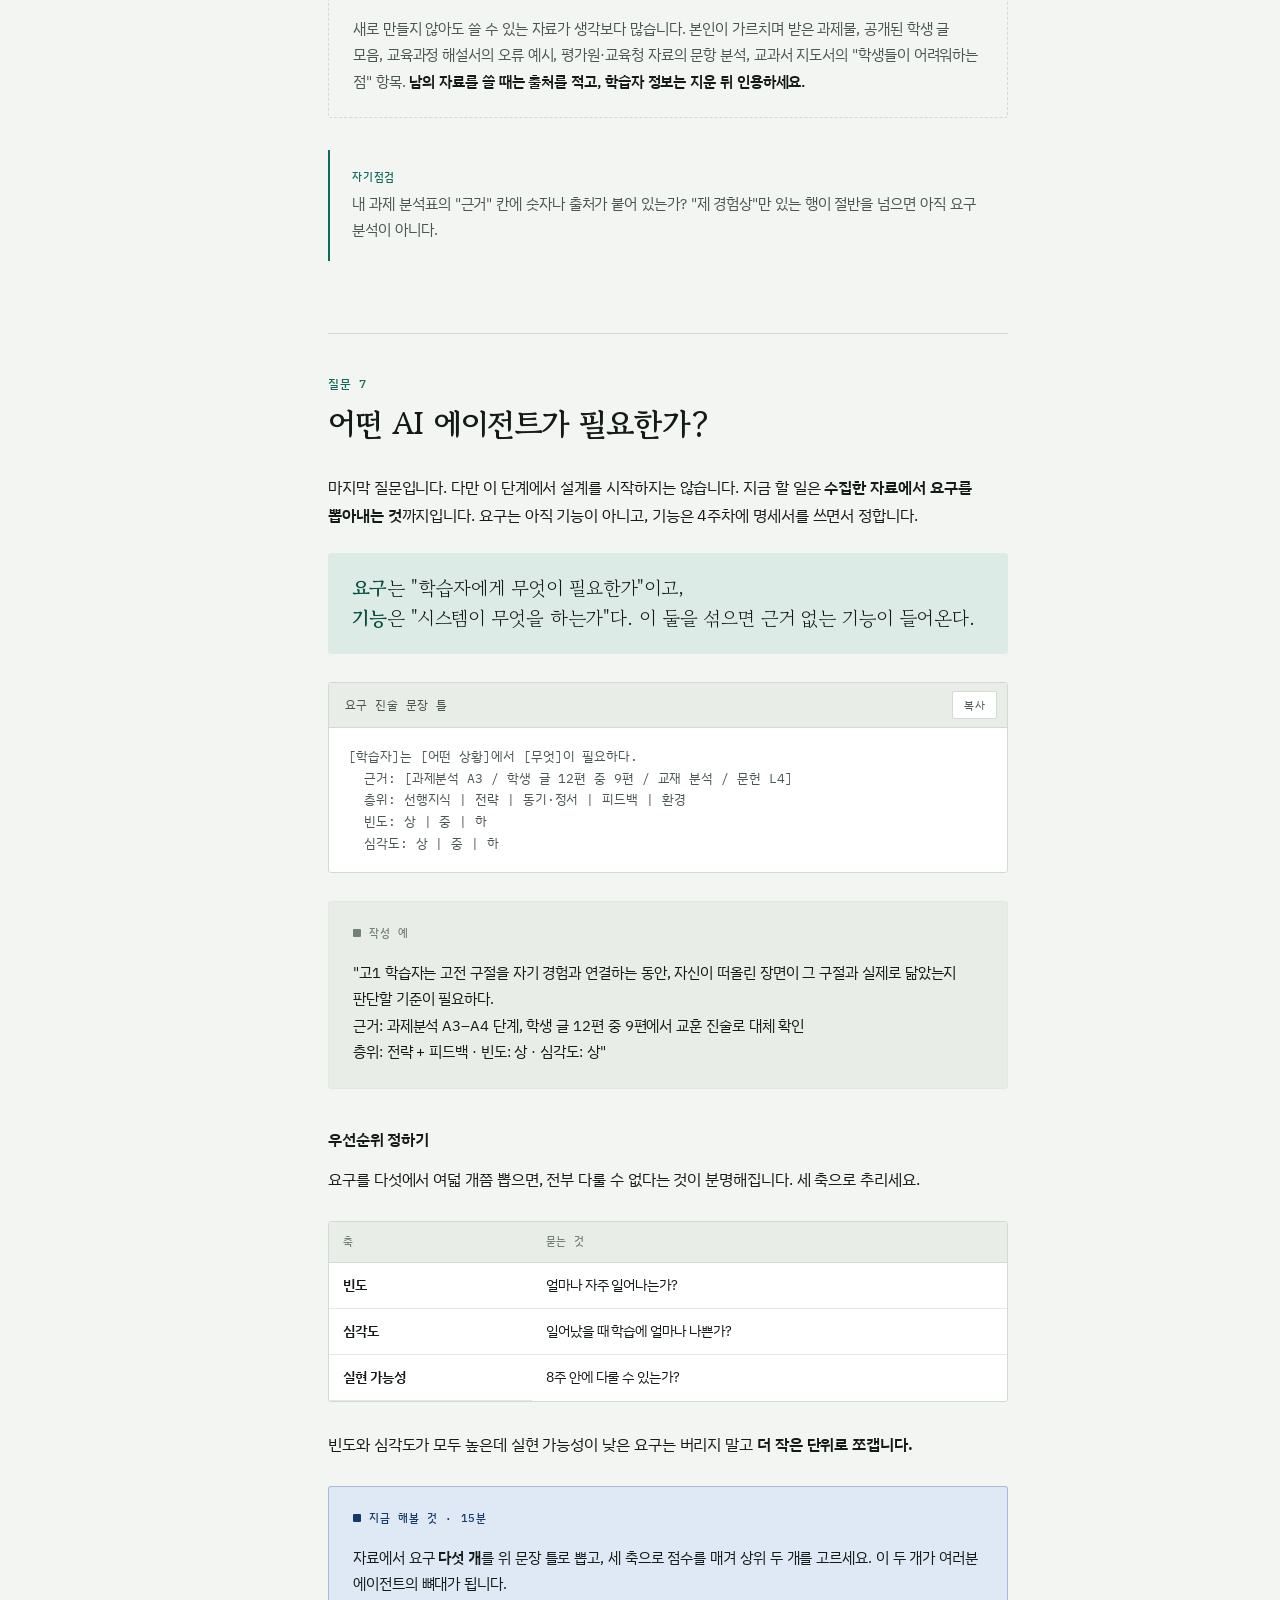
<file: week01.html>
<!DOCTYPE html>
<html lang="ko" prefix="og: https://ogp.me/ns#">
<head>
<meta charset="utf-8">
<meta name="viewport" content="width=device-width, initial-scale=1">
<title>1주 요구 분석 · 교육용 AI 에이전트 개발</title>
<meta name="description" content="AI 에이전트의 정의부터 해결할 교육문제 진술과 요구 도출까지, 1주차 강의 노트.">
<link rel="preconnect" href="https://fonts.googleapis.com">
<link rel="preconnect" href="https://fonts.gstatic.com" crossorigin>
<link rel="stylesheet" href="https://fonts.googleapis.com/css2?family=Gowun+Batang:wght@400;700&family=IBM+Plex+Mono:wght@400;500&family=IBM+Plex+Sans+KR:wght@400;500;600&display=swap">
<link rel="stylesheet" href="assets/style.css?v=11">
<link rel="icon" href="data:image/svg+xml,<svg xmlns='http://www.w3.org/2000/svg' viewBox='0 0 32 32'><text y='26' font-size='26'>🧭</text></svg>">
</head>
<body>

<a class="skip" href="#doc">본문으로 건너뛰기</a>

<header class="topbar">
  <div class="topbar__in">
    <a class="brand" href="index.html">교육용 AI 에이전트 개발<span class="brand__sub">2026-2 · 대학원</span></a>
    <nav class="weeknav" aria-label="주차 이동">
      <a href="week01.html" aria-current="page">1주</a>
      <a href="week02.html">2주</a>
      <a href="week03.html">3주</a>
      <a href="week04.html">4주</a>
      <a href="week05.html">5주</a>
      <a href="week06.html">6주</a>
      <a href="week07.html">7주</a>
      <a href="week08.html">8주</a>
    </nav>
  </div>
</header>

<div class="shell">

  <aside class="rail">
    <p class="rail__label">오늘의 질문</p>
    <ol class="chain">
      <li><a href="#q1"><span class="n">1</span><span>AI 에이전트란 무엇인가?</span></a></li>
      <li><a href="#q2"><span class="n">2</span><span>생성형 AI와 무엇이 다른가?</span></a></li>
      <li><a href="#q3"><span class="n">3</span><span>교육에서 무엇을 할 수 있는가?</span></a></li>
      <li><a href="#q4"><span class="n">4</span><span>좋은 것은 무엇이 다른가?</span></a></li>
      <li><a href="#q5"><span class="n">5</span><span>내 교육문제는 무엇인가?</span></a></li>
      <li><a href="#q6"><span class="n">6</span><span>학습자는 어디서 막히는가?</span></a></li>
      <li><a href="#q7"><span class="n">7</span><span>어떤 에이전트가 필요한가?</span></a></li>
    </ol>
    <div class="rail__foot">
      <a href="#workshop">워크숍 · 템플릿</a>
      <a href="#submit">산출물과 평가 기준</a>
      <a href="#next">다음 주 · 읽을거리</a>
    </div>
  </aside>

  <main class="doc" id="doc">

    <div class="head">
      <p class="eyebrow">1주 · 요구 분석</p>
      <h1>무엇을, 왜 만들 것인가</h1>
      <p class="lede">
        이번 학기에 여러분은 교육용 AI 에이전트를 하나 만들고, 그것이 쓸 만하다는 것을 증거로
        보여야 합니다. 그 출발점은 코드도 아이디어도 아니고 <em>문제</em>입니다.
        <br><br>
        오늘은 두 가지를 합니다. 앞의 네 질문에서 <strong>AI 에이전트가 무엇이고 교육용은
        무엇이 다른지</strong>를 정리하고, 뒤의 세 질문에서 <strong>무엇이 잘 안 되고 있는지</strong>를
        남이 납득할 만한 언어로 적는 법을 연습합니다. 만들 대상을 정하는 일은 오늘 하지 않습니다.
      </p>

      <dl class="meta">
        <div><dt>산출물</dt><dd>요구분석 보고서</dd></div>
        <div><dt>수업</dt><dd>3시간</dd></div>
      </dl>

      <div class="goals">
        <h2>학습목표</h2>
        <ol>
          <li>AI 에이전트의 개념을 설명할 수 있다.</li>
          <li>교육용 AI 에이전트의 특징을 설명할 수 있다.</li>
          <li>해결하고자 하는 문제를 구체적으로 정의할 수 있다.</li>
        </ol>
      </div>
    </div>

    <!-- ================= Q1 ================= -->
    <section class="q" id="q1">
      <div class="q__head">
        <span class="q__n">질문 1</span>
        <h2>AI 에이전트란 무엇인가?</h2>
      </div>

      <p>
        요즘 "AI 에이전트"라는 말이 너무 넓게 쓰여서, 챗봇에 버튼 하나 붙여놓고 에이전트라고
        부르는 경우도 흔합니다. 그러나 <strong>단순 챗봇은 AI 에이전트가 아닙니다.</strong>
      </p>

      <div class="define">
        <b>AI 에이전트</b>는 사람이 준 <b>목표</b>를 받아, 무엇을 할지 <b>스스로 판단</b>하고,
        필요한 <b>도구</b>를 써서, 여러 단계에 걸쳐 <b>상태를 유지</b>하며 결과를 만들어 내는
        시스템이다.
      </div>

      <h3>네 가지 구성 요소</h3>

      <div class="tw">
        <table>
          <thead>
            <tr><th>요소</th><th>뜻</th></tr>
          </thead>
          <tbody>
            <tr>
              <th>목표</th>
              <td>한 번의 질문이 아니라 달성해야 할 상태가 주어진다. "이 학생이 분수 나눗셈의 원리를 스스로 설명하게 하라."</td>
            </tr>
            <tr>
              <th>자율성</th>
              <td>다음 행동을 스스로 고른다. 질문을 더 할지, 힌트를 줄지, 다른 문제로 넘어갈지 판단한다.</td>
            </tr>
            <tr>
              <th>도구</th>
              <td>다양한 도구를 활용한다. 자료 검색, 채점기, 계산기, 학습 기록 저장소.</td>
            </tr>
            <tr>
              <th>상태</th>
              <td>지난 턴에 무슨 일이 있었는지 들고 간다. 학습자가 어디서 틀렸는지 기억한다.</td>
            </tr>
          </tbody>
        </table>
      </div>

      <h3>연구에서는 어떻게 정의해 왔는가</h3>

      <p>
        위 네 요소는 이 수업이 쓰려고 정리한 것이지만 임의로 만든 구분은 아닙니다.
        에이전트 연구에는 30년 가까이 이어진 정의의 계보가 있습니다.
        아래 두 편이 그 계보의 양 끝입니다.
      </p>

      <h4>1995 · 고전적 정의</h4>

      <p>
        Wooldridge와 Jennings(1995)는 당시 제각각으로 쓰이던 "에이전트"라는 말을 정리하면서,
        최소한 다음 네 속성을 갖춘 시스템을 <strong>약한 의미의 에이전트</strong>라고
        규정했습니다.
      </p>

      <div class="tw">
        <table>
          <thead><tr><th>속성</th><th>논문의 규정</th><th>이 수업의 네 요소로는</th></tr></thead>
          <tbody>
            <tr>
              <th>자율성<br><span class="muted">autonomy</span></th>
              <td>사람의 직접 개입 없이 작동하며, 자기 행동과 내부 상태를 스스로 통제한다</td>
              <td>자율성 · 상태</td>
            </tr>
            <tr>
              <th>사회적 능력<br><span class="muted">social ability</span></th>
              <td>다른 에이전트나 사람과 일정한 언어로 상호작용한다</td>
              <td>학습자와의 대화</td>
            </tr>
            <tr>
              <th>반응성<br><span class="muted">reactivity</span></th>
              <td>환경을 지각하고 그 변화에 제때 응답한다</td>
              <td>도구</td>
            </tr>
            <tr>
              <th>주도성<br><span class="muted">pro-activeness</span></th>
              <td>환경에 반응만 하는 것이 아니라 주도적으로 목표 지향 행동을 한다</td>
              <td>목표</td>
            </tr>
          </tbody>
        </table>
      </div>

      <p>
        네 속성 중 결정적인 것은 <strong>주도성</strong>입니다. 물어야 답하는 시스템에는
        이 속성이 없습니다. 앞에서 "단순 챗봇은 AI 에이전트가 아니다"라고 한 근거가
        여기 있습니다.
      </p>

      <div class="box box--more">
        <p class="box__t">더 알아보기 · 규칙 기반 전문가 시스템도 마찬가지였다</p>
        <p>
          규칙 기반 전문가 시스템은 사람이 미리 짜 둔 IF-THEN 규칙으로 판단합니다.
          지식은 정교하게 담을 수 있지만, 질의가 들어와야 규칙을 적용합니다.
          스스로 목표를 세우고 먼저 움직이지 않는다는 점에서 이 시스템에도
          <strong>주도성</strong>이 없습니다. 챗봇만이 아니라 규칙 기반 시스템도
          같은 이유로 에이전트가 아닙니다.
        </p>
      </div>

      <h4>2024 · LLM 시대의 정의</h4>

      <p>
        30년 뒤 Wang 등(2024)은 LLM 기반 자율 에이전트 연구를 종합하면서, 그때까지의 연구
        대부분을 포괄하는 통합 구조를 <strong>네 개의 모듈</strong>로 제시했습니다.
        1995년의 목록이 <em>무엇을 갖춰야 하는가</em>였다면, 이쪽은
        <em>무엇으로 만드는가</em>입니다.
      </p>

      <div class="tw">
        <table>
          <thead><tr><th>모듈</th><th>하는 일</th><th>5주차의 다섯 부품으로는</th></tr></thead>
          <tbody>
            <tr>
              <th>프로파일링<br><span class="muted">profiling</span></th>
              <td>역할과 속성을 프롬프트에 넣어 이 에이전트가 누구인지 규정한다</td>
              <td>Prompt</td>
            </tr>
            <tr>
              <th>기억<br><span class="muted">memory</span></th>
              <td>지각한 것과 지난 행동을 저장해 일관된 행동을 유지한다</td>
              <td>State · Knowledge</td>
            </tr>
            <tr>
              <th>계획<br><span class="muted">planning</span></th>
              <td>복잡한 과제를 하위 과제로 쪼개고 행동 순서를 만든다</td>
              <td>Harness</td>
            </tr>
            <tr>
              <th>행동<br><span class="muted">action</span></th>
              <td>결정을 실제 출력으로 옮긴다. 내부 지식만 쓰기도 하고 외부 도구를 쓰기도 한다</td>
              <td>Tool</td>
            </tr>
          </tbody>
        </table>
      </div>

      <div class="box box--eg">
        <p class="box__t">30년 사이에 무엇이 달라졌나</p>
        <p>
          <strong>달라지지 않은 것</strong> — 스스로 판단하고, 환경과 주고받고,
          목표를 향해 먼저 움직인다는 뼈대. 두 논문은 30년 떨어져 있지만 같은 것을 말합니다.
        </p>
        <p>
          <strong>달라진 것</strong> — 1995년에는 네 속성을 갖춘 시스템을 만드는 일
          자체가 연구 과제였습니다. 지금은 LLM이 언어 이해와 계획의 상당 부분을 맡아,
          여러분이 한 학기에 하나를 만들 수 있습니다.
          구현의 난이도는 낮아졌지만 무엇을 만들지 결정하는 문제는 그대로 남아 있습니다.
        </p>
      </div>

      <div class="cite">
        <p class="cite__t">이 절에서 인용한 문헌</p>
        <ol>
          <li>Wooldridge, M., &amp; Jennings, N. R. (1995). Intelligent agents: Theory and practice.
            <em>The Knowledge Engineering Review, 10</em>(2), 115–152.
            <span class="rl"><a href="https://doi.org/10.1017/S0269888900008122">doi.org/10.1017/S0269888900008122</a>
            · <a href="https://www.cs.ox.ac.uk/people/michael.wooldridge/pubs/ker95/ker95-html.html">저자 공개본 전문</a></span></li>
          <li>Wang, L., Ma, C., Feng, X., Zhang, Z., Yang, H., Zhang, J., Chen, Z., Tang, J.,
            Chen, X., Lin, Y., Zhao, W. X., Wei, Z., &amp; Wen, J.-R. (2024).
            A survey on large language model based autonomous agents.
            <em>Frontiers of Computer Science, 18</em>(6), Article 186345.
            <span class="rl"><a href="https://doi.org/10.1007/s11704-024-40231-1">doi.org/10.1007/s11704-024-40231-1</a>
            · <a href="https://arxiv.org/abs/2308.11432">arXiv 공개본</a></span></li>
        </ol>
      </div>

      <div class="box box--do">
        <p class="box__t">지금 해볼 것 · 10분</p>
        <p>
          평소에 어떤 AI 에이전트를 활용하고 있나요? 해당 AI 에이전트가
          <strong>네 가지 구성요소</strong>를 어떻게 구현하고 있는지 생각해 봅시다.
        </p>
        <p>
          어떤 시스템이 에이전트인지 아닌지를 이분법으로 판정하기보다, 네 요소가 각각
          어느 정도로 구현돼 있는지를 살피는 편이 유용합니다. 구현되지 않은 요소가
          그 시스템의 성격을 규정합니다.
        </p>
      </div>

      <div class="check">
        <b>자기점검</b>
        내가 만들려는 것에 목표·자율성·도구·상태가 각각 있는지 지금 말할 수 있는가?
        네 요소 중 어느 것도 뚜렷하지 않다면, 굳이 에이전트를 만들 이유가 있는가?
      </div>
    </section>

    <!-- ================= Q2 ================= -->
    <section class="q" id="q2">
      <div class="q__head">
        <span class="q__n">질문 2</span>
        <h2>생성형 AI와 AI 에이전트는 무엇이 다른가?</h2>
      </div>

      <p>
        둘은 대립하는 개념이 아닙니다. 에이전트는 생성형 AI를 부품으로 씁니다. 차이는
        <strong>어디까지를 시스템이 책임지는가</strong>에 있습니다. 그리고 이 차이는 연구자에게
        아주 실질적인 결과를 낳습니다 — 평가 방법이 달라집니다.
      </p>

      <div class="box box--eg">
        <p class="box__t">같은 요청, 다른 시스템</p>
        <p><strong>학습자:</strong> "이 문제 모르겠어요."</p>
        <p>
          <strong>생성형 AI:</strong> 풀이 과정을 정리해 한 번에 보여준다. 대화는 여기서 끝난다.
        </p>
        <p>
          <strong>에이전트:</strong> 학습 기록을 조회해 이 학생이 지난주 같은 유형에서 분모를
          잘못 통분했음을 확인한다 <em>(도구·상태)</em>. 답 대신 "3분의 1과 4분의 1을 더하면
          7분의 2가 맞을까요?"라고 되묻는다 <em>(목표에 따른 판단)</em>. 학생의 반응을 보고
          힌트 수위를 조절한다 <em>(자율성)</em>.
        </p>
      </div>

      <div class="tw">
        <table>
          <thead>
            <tr><th></th><th>생성형 AI</th><th>AI 에이전트</th></tr>
          </thead>
          <tbody>
            <tr><th>입력</th><td>프롬프트 한 건</td><td>달성할 목표</td></tr>
            <tr><th>단위</th><td>응답 1회</td><td>여러 턴에 걸친 과업</td></tr>
            <tr><th>기억</th><td>대화창 안에서만</td><td>세션을 넘어 유지·갱신</td></tr>
            <tr><th>외부 접근</th><td>없음(또는 제한적)</td><td>도구 호출이 기본</td></tr>
            <tr><th>통제 주체</th><td>사용자가 매 턴 결정</td><td>시스템이 다음 행동을 결정</td></tr>
            <tr><th>대표적 실패</th><td>틀린 내용을 그럴듯하게 말함</td><td>엉뚱한 목표를 향해 계속 나아감</td></tr>
            <tr><th>평가 방법</th><td>응답의 정확성·품질</td><td>과업 성공률, 경로의 적절성, 회복력</td></tr>
          </tbody>
        </table>
      </div>

      <div class="box box--warn">
        <p class="box__t">함정 · 평가 설계가 바뀐다</p>
        <p>
          생성형 AI는 응답 하나를 놓고 "이 답이 맞나"를 물으면 됩니다. 에이전트는 그렇게 평가할
          수 없습니다. 답 하나하나는 다 그럴듯한데 전체 대화가 학습으로 이어지지 않는 경우가
          흔하기 때문입니다. 7주차 사용성 평가에서 <strong>과업 단위</strong>로 성공/실패를 정의하게
          되므로, 그 판단 기준을 지금부터 세워 두어야 합니다.
        </p>
      </div>

      <h3>자율성의 스펙트럼</h3>

      <p>
        여러분이 만들 것은 이 네 칸 중 어딘가에 놓입니다. 단계가 높다고 더 나은 설계는
        아닙니다. 단계가 올라갈수록 비용이 늘고 통제가 어려워지므로, 문제 해결에 필요한
        수준까지만 올리는 편이 낫습니다.
      </p>

      <div class="tw">
        <table>
          <thead>
            <tr><th>단계</th><th>구성</th><th>교육 예시</th><th>8주 내 실현</th></tr>
          </thead>
          <tbody>
            <tr>
              <th>0</th><td>프롬프트만</td>
              <td>글쓰기 피드백을 주는 역할 지시문</td><td>매우 쉬움</td>
            </tr>
            <tr>
              <th>1</th><td>프롬프트 + 지식</td>
              <td>우리 학교 교육과정 문서를 근거로 답하는 학습 도우미</td><td>쉬움</td>
            </tr>
            <tr>
              <th>2</th><td>+ 도구</td>
              <td>학생 답안을 채점기에 넘기고 결과에 따라 피드백을 바꾸는 튜터</td><td>적정</td>
            </tr>
            <tr>
              <th>3</th><td>+ 자율 루프</td>
              <td>학습 상태를 보고 스스로 다음 활동을 계획·조정하는 코치</td><td>도전적</td>
            </tr>
          </tbody>
        </table>
      </div>

      <div class="box box--do">
        <p class="box__t">지금 해볼 것 · 5분</p>
        <p>
          지금 머릿속에 있는 아이디어를 0–3 중 한 칸에 놓아 보세요. 그리고 한 칸 아래로
          내렸을 때 <strong>교육적으로 무엇을 잃는지</strong> 한 문장으로 적으세요. 잃는 것이
          별로 없다면, 내려가는 편이 낫습니다.
        </p>
        <p class="goto"><code>agent-design.md</code> <b>0절</b> 「자율성 단계」에 고른 칸과 이유를 적으세요.</p>
      </div>

      <div class="box box--more">
        <p class="box__t">더 해보기 · 경험자용</p>
        <p>
          단계 3의 자율 루프는 대개 <code>계획 → 행동 → 관찰 → 반성</code>의 반복으로 구현됩니다.
          루프가 멈추지 않는 문제(무한 반복, 목표 이탈)를 어떻게 막을지 지금부터 메모해 두면
          5주차에 그대로 씁니다. 힌트: 최대 턴 수, 종료 조건, 사람 개입 지점.
        </p>
      </div>

      <div class="check">
        <b>자기점검</b>
        "내 시스템은 단계 __이고, 그 이유는 __ 때문이다"를 채울 수 있는가?
      </div>
    </section>

    <!-- ================= Q3 ================= -->
    <section class="q" id="q3">
      <div class="q__head">
        <span class="q__n">질문 3</span>
        <h2>교육용 AI 에이전트는 무엇을 할 수 있는가?</h2>
      </div>

      <p>
        교육 맥락에서 에이전트가 맡을 수 있는 역할은 여섯 종류로 나뉩니다. 대부분
        "AI 튜터"를 먼저 떠올리지만 그것은 그중 하나일 뿐이므로, 나머지 다섯을 함께
        검토한 뒤에 고르는 편이 낫습니다.
      </p>

      <div class="tw">
        <table>
          <thead>
            <tr><th>역할</th><th>하는 일</th><th>이론적 뿌리</th><th>실패하는 지점</th></tr>
          </thead>
          <tbody>
            <tr>
              <th>튜터</th>
              <td>설명하고, 질문하고, 오답의 원인을 짚는다</td>
              <td>일대일 개인교수, 인지적 도제</td>
              <td>학생이 답만 받아 가고 사고를 멈춤</td>
            </tr>
            <tr>
              <th>코치</th>
              <td>학습 전략과 계획을 다루고 스스로 점검하게 한다</td>
              <td>자기조절학습, 메타인지</td>
              <td>추상적 조언에 그쳐 행동이 안 바뀜</td>
            </tr>
            <tr>
              <th>동료 학습자</th>
              <td>같이 헤매고, 학습자에게 설명을 요구한다</td>
              <td>설명 효과, 또래 교수</td>
              <td>일부러 틀리는 연기가 어색해 신뢰를 잃음</td>
            </tr>
            <tr>
              <th>평가자</th>
              <td>산출물을 기준에 따라 판단하고 근거를 붙여 피드백한다</td>
              <td>형성평가, 루브릭 기반 피드백</td>
              <td>기준 없이 칭찬만 하거나 근거 없이 감점</td>
            </tr>
            <tr>
              <th>학습 설계 보조</th>
              <td>교사의 수업 설계·자료 제작·개별화를 돕는다</td>
              <td>교수설계, 교사 전문성 지원</td>
              <td>교사의 판단을 대체하려 들어 거부당함</td>
            </tr>
            <tr>
              <th>시뮬레이션 상대</th>
              <td>환자·고객·역사적 인물·토론 상대를 연기한다</td>
              <td>상황학습, 역할극</td>
              <td>재미는 있는데 학습목표와 연결이 안 됨</td>
            </tr>
          </tbody>
        </table>
      </div>

      <div class="box box--eg">
        <p class="box__t">역할이 다르면 성공의 정의가 다르다</p>
        <p>
          <strong>튜터</strong>가 잘했다는 것은 학습자가 다음 문제를 스스로 풀었다는 뜻입니다.
          <strong>코치</strong>가 잘했다는 것은 학습자가 다음 주에 계획을 세워 왔다는 뜻입니다.
          <strong>동료 학습자</strong>가 잘했다는 것은 학습자가 더 많이, 더 정교하게 설명했다는
          뜻입니다. 역할을 정하는 시점에 7주차 평가 지표의 상당 부분이 함께 결정됩니다.
        </p>
      </div>

      <div class="box box--do">
        <p class="box__t">지금 해볼 것 · 10분</p>
        <p>
          여섯 역할 중 내 문제에 맞는 것 <strong>둘</strong>을 고르고, 각각에 대해
          "이 역할이 성공했다면 학습자에게서 무엇이 관찰될까"를 한 문장씩 쓰세요.
          둘 중 관찰 가능한 문장이 더 또렷하게 나오는 쪽이 대체로 더 나은 선택입니다.
        </p>
        <p class="goto"><code>agent-design.md</code> <b>1절</b> 「역할」에 고른 역할을. <em>성공했다면 무엇이 관찰될까를 쓴 문장은 6.1절 지표의 씨앗이 되므로 함께 남겨 두세요.</em></p>
      </div>

      <div class="check">
        <b>자기점검</b>
        내가 고른 역할의 성공을 눈에 보이는 학습자 행동으로 말할 수 있는가?
      </div>
    </section>

    <!-- ================= Q4 ================= -->
    <section class="q" id="q4">
      <div class="q__head">
        <span class="q__n">질문 4</span>
        <h2>좋은 교육용 AI 에이전트는 무엇이 다른가?</h2>
      </div>

      <p>
        잘 만든 교육용 에이전트와 그럴듯해 보이는 데모의 차이는 기술이 아닙니다. 대부분
        <strong>교육적 판단</strong>에서 갈립니다. 흔한 실패 유형 네 가지를 먼저 알아 두면
        자기 설계를 점검하는 기준으로 쓸 수 있습니다.
      </p>

      <h3>흔한 네 가지 실패</h3>

      <div class="box box--warn">
        <p class="box__t">함정 1 · 정답 자판기</p>
        <p>
          물으면 바로 답을 준다. 학습자는 만족하지만 아무것도 배우지 않는다. 사용 로그는
          화려하고 만족도 점수도 높게 나오기 때문에 특히 위험합니다.
        </p>
      </div>

      <div class="box box--warn">
        <p class="box__t">함정 2 · 만능 챗봇</p>
        <p>
          무엇이든 물어보라고 한다. 범위가 없으니 품질도 없고, 학습목표와의 연결도 없다.
          평가하려 해도 무엇을 평가할지 정할 수 없습니다.
        </p>
      </div>

      <div class="box box--warn">
        <p class="box__t">함정 3 · 데모용 화려함</p>
        <p>
          발표에서는 잘 돌아가는데 실제 수업 한 차시를 버티지 못한다. 교사가 개입할 방법이
          없고, 예외 상황에서 무너진다.
        </p>
      </div>

      <div class="box box--warn">
        <p class="box__t">함정 4 · 교사 대체 서사</p>
        <p>
          "교사 없이도 학습이 가능하다"를 전제로 설계한다. 현장에서 거부당하고, 연구로서도
          검증하기 어려운 주장을 떠안게 됩니다.
        </p>
      </div>

      <h3>좋은 에이전트의 여섯 가지 특징</h3>

      <div class="tw">
        <table>
          <thead><tr><th>특징</th><th>설계에서 드러나는 모습</th></tr></thead>
          <tbody>
            <tr>
              <th>목표 정렬</th>
              <td>모든 행동이 특정 학습목표에 연결된다. 목표와 무관한 요청은 정중히 돌려보낸다.</td>
            </tr>
            <tr>
              <th>학생 주도성 유지</th>
              <td>바로 답하지 않는 규칙이 명시돼 있다. 학습자가 시도한 뒤에만 도움이 나간다.</td>
            </tr>
            <tr>
              <th>스캐폴딩과 페이딩</th>
              <td>도움의 수위가 단계로 정의돼 있고, 학습자가 해내면 지원을 줄인다.</td>
            </tr>
            <tr>
              <th>근거 있는 피드백</th>
              <td>"좋아요" 대신 기준의 어느 항목이 왜 충족됐는지를 말한다.</td>
            </tr>
            <tr>
              <th>교사의 통제 가능성</th>
              <td>교사가 범위·난이도·개입 시점을 설정하거나 대화를 넘겨받을 수 있다.</td>
            </tr>
            <tr>
              <th>설계원리에 근거</th>
              <td>왜 이렇게 만들었는지가 "느낌"이 아니라 문헌에서 도출한 설계원리로 설명된다. 3주차에 직접 하게 됩니다.</td>
            </tr>
          </tbody>
        </table>
      </div>

      <div class="box box--do">
        <p class="box__t">지금 해볼 것 · 15분 · 조별</p>
        <p>
          실제 서비스나 논문 속 사례에서 교육용 AI 에이전트 <strong>두 개</strong>를 찾으세요.
          하나는 위 여섯 특징을 잘 갖춘 것, 하나는 네 함정 중 하나에 빠진 것.
          각각 <strong>근거가 되는 화면이나 인용</strong>을 함께 가져와 조원에게 설명하세요.
          "느낌"이 아니라 관찰 가능한 증거로 말하는 연습입니다.
        </p>
      </div>

      <div class="check">
        <b>자기점검</b>
        내 아이디어는 지금 네 함정 중 어디에 가장 가까운가? 솔직하게.
      </div>
    </section>

    <!-- ================= Q5 ================= -->
    <section class="q" id="q5">
      <div class="q__head">
        <span class="q__n">질문 5</span>
        <h2>내가 해결하고 싶은 교육문제는 무엇인가?</h2>
      </div>

      <p>
        이 절이 이번 학기 작업의 실질적인 출발점입니다. 여기에서 가장 자주 나타나는 오류는
        <strong>해결책을 문제로 진술하는 것</strong>입니다.
      </p>

      <div class="box box--warn">
        <p class="box__t">이것은 문제 진술이 아니다</p>
        <p>
          "AI 튜터를 만들고 싶다" · "챗봇으로 글쓰기를 돕고 싶다" · "생성형 AI를 수업에 적용하고
          싶다"<br>
          — 모두 <strong>만들고 싶은 것</strong>이지 <strong>안 되고 있는 것</strong>이 아닙니다.
          해결책에서 출발하면 요구 분석은 이미 정해진 답을 정당화하는 요식행위가 됩니다.
        </p>
      </div>

      <h3>문제 진술의 세 요소</h3>

      <div class="tw">
        <table>
          <thead><tr><th>요소</th><th>물어야 할 것</th></tr></thead>
          <tbody>
            <tr><th>누가</th><td>어떤 학습자인가? 학년, 선행 수준, 맥락까지 좁혀서.</td></tr>
            <tr><th>무엇을 할 때</th><td>어떤 과제, 어떤 활동, 어떤 순간인가?</td></tr>
            <tr><th>무엇이 안 되는가</th><td>관찰 가능한 형태로. 무엇을 못 하거나, 무엇을 잘못하거나, 무엇을 하지 않는가?</td></tr>
          </tbody>
        </table>
      </div>

      <div class="tpl">
        <div class="tpl__bar">
          <span class="tpl__name">문제 진술 문장 틀</span>
          <button class="copy" type="button">복사</button>
        </div>
<pre><code>[누가]는 [어떤 과제/활동]을 할 때
[무엇이 안 되는지 — 관찰 가능한 형태]한다.

이것이 문제인 이유는 [학습에 미치는 영향]이기 때문이다.
현재는 [기존의 대처 방식]으로 다루고 있으나
[그 방식의 한계]하다.</code></pre>
      </div>

      <div class="box box--eg">
        <p class="box__t">고쳐 쓰기 예시</p>
        <p>
          <strong>처음:</strong> "학생들의 글쓰기 실력이 부족해서 AI 첨삭 도구를 만들고 싶다."
        </p>
        <p>
          <strong>고친 뒤:</strong> "중학교 2학년 학생은 주장하는 글을 쓸 때, 주장을 뒷받침할
          근거를 한 문장 이상 쓰지 못하거나 근거 대신 같은 주장을 반복해서 쓴다. 이것이 문제인
          이유는 근거 생성이 논증 능력의 핵심이기 때문이다. 현재는 교사가 개별 첨삭으로
          다루고 있으나, 30명 학급에서 한 명당 한 학기에 두세 번밖에 돌아가지 않는다."
        </p>
        <p>
          고친 뒤의 진술은 <strong>측정할 수 있고</strong>, <strong>남이 반박할 수 있고</strong>,
          <strong>해결책을 아직 정하지 않았습니다.</strong> 세 가지가 다 충족돼야 좋은 문제 진술입니다.
        </p>
      </div>

      <div class="box box--eg">
        <p class="box__t">고전교육에서는 이렇게 된다</p>
        <p>
          <strong>처음:</strong> "학생들이 고전을 어려워하니까 AI로 쉽게 설명해 주고 싶다."
        </p>
        <p>
          <strong>고친 뒤:</strong> "고등학교 1학년 학생은 고전 한 구절을 읽고 자기 경험과
          연결해 해석하라는 과제를 할 때, 번역문과 해설을 요약해 옮길 뿐 자기 삶의 구체적인
          장면을 하나도 들지 못한다. 이것이 문제인 이유는 고전 학습의 목표가 구절의 뜻을
          아는 데 있지 않고 그것으로 자기 삶을 다시 보는 데 있기 때문이다. 현재는 교사가
          발문으로 이끌고 있으나, 한 차시에 30명 중 서너 명만 발언 기회를 얻는다."
        </p>
        <p>
          "쉽게 설명해 준다"에서 출발하면 <strong>해설을 더 잘 요약해 주는 도구</strong>가
          나옵니다. 이는 학습자가 하지 못하는 일을 대신 수행하는 설계이지, 학습자가 그 일을
          하도록 돕는 설계가 아닙니다. 출발점을 문제에 두어야 설계의 방향이 달라집니다.
        </p>
      </div>

      <h3>8주 안에 다룰 수 있는 크기인가</h3>

      <p>
        범위가 넓은 문제는 8주 안에 끝내기 어렵습니다. 아래 기준으로 좁히세요.
      </p>

      <div class="tw">
        <table>
          <thead><tr><th>기준</th><th>너무 큼</th><th>적정</th></tr></thead>
          <tbody>
            <tr><th>학습자 범위</th><td>중고등학생 전체</td><td>중2, 특정 단원 학습 중</td></tr>
            <tr><th>과제 범위</th><td>글쓰기 전반</td><td>주장하는 글의 근거 생성</td></tr>
            <tr><th>기간</th><td>한 학기 학습 성과 향상</td><td>한 차시 활동 중의 수행</td></tr>
            <tr><th>자료 접근</th><td>새로 모아야만 알 수 있는 것</td><td>이번 주에 구할 수 있는 산출물·교재로 확인 가능</td></tr>
          </tbody>
        </table>
      </div>

      <div class="box box--do">
        <p class="box__t">지금 해볼 것 · 20분</p>
        <p>
          위 문장 틀로 <strong>서로 다른 문제 진술 세 개</strong>를 쓰세요. 하나만 쓰면 첫 아이디어에
          갇힙니다. 그다음 세 개를 놓고 이렇게 물으세요.
        </p>
        <ul>
          <li>이 문제가 실재한다는 것을 보여줄 자료 — 학습자 산출물, 교재, 내 과제 수행 기록 — 를 이번 주에 구할 수 있는가?</li>
          <li>해결됐는지 여부를 무엇으로 확인할 수 있는가?</li>
          <li>AI 에이전트가 아닌 방법으로 이미 잘 해결되고 있지는 않은가?</li>
        </ul>
        <p>세 질문에 가장 잘 답할 수 있는 것을 고르세요.</p>
        <p class="goto"><code>agent-design.md</code> <b>0절</b> 「해결하는 문제」에 <b>세 개 중 고른 하나</b>를. <em>나머지 둘은 요구분석 보고서 2절에 "검토했으나 택하지 않은 문제"로 남기면 범위 판단의 근거가 됩니다.</em></p>
      </div>

      <div class="check">
        <b>자기점검</b>
        내 문제 진술 안에 "AI"라는 단어가 들어 있는가? 들어 있다면 빼고 다시 써 보라.
        빼도 말이 되면 좋은 진술이고, 말이 안 되면 해결책에서 출발한 것이다.
      </div>
    </section>

    <!-- ================= Q6 ================= -->
    <section class="q" id="q6">
      <div class="q__head">
        <span class="q__n">질문 6</span>
        <h2>학습자는 어디에서 어려움을 겪는가?</h2>
      </div>

      <p>
        문제 진술은 아직 <strong>가설</strong>입니다. 여러분의 경험과 직관에서 나온 것이지요.
        연구가 되려면 <em>근거</em>가 필요합니다. 요구 분석은 "학습자가 어려워할 것 같다"를
        "학습자는 이 과제의 <strong>이 지점</strong>에서 이렇게 막힌다"로 바꾸는 작업입니다.
      </p>

      <p>
        이 수업에서는 학습자를 새로 만나 인터뷰하거나 설문을 돌리지 않습니다.
        8주 안에 섭외·동의·실시·전사를 다 하기 어렵기도 하고, 더 중요하게는
        <strong>요구 분석의 핵심 작업이 사람에게 묻는 데 있지 않기 때문</strong>입니다.
        여러분이 할 일은 과제 자체와 이미 존재하는 자료를 파고들어
        <strong>어려움이 발생하는 지점을 직접 찾아내는 것</strong>입니다.
      </p>

      <h3>어려움의 다섯 가지 층위</h3>

      <p>
        같은 "못 한다"도 원인이 다르면 처방이 완전히 달라집니다. 자료를 볼 때 이 층위를
        염두에 두면 훨씬 잘 보입니다.
      </p>

      <div class="tw">
        <table>
          <thead><tr><th>층위</th><th>증상</th><th>이 경우 에이전트가 할 일</th></tr></thead>
          <tbody>
            <tr><th>선행지식</th><td>필요한 개념·어휘를 모른다</td><td>진단하고 보충한다</td></tr>
            <tr><th>전략</th><td>알지만 어떻게 접근할지 모른다</td><td>절차를 모델링하고 안내한다</td></tr>
            <tr><th>동기·정서</th><td>할 수 있는데 시작하지 않거나 금방 포기한다</td><td>과제를 쪼개고 진전을 보여준다</td></tr>
            <tr><th>피드백 부재</th><td>했는데 잘했는지 모른다</td><td>기준에 따라 즉시 되돌려준다</td></tr>
            <tr><th>환경·기회</th><td>연습할 기회 자체가 없다</td><td>연습 상대·상황을 제공한다</td></tr>
          </tbody>
        </table>
      </div>

      <h3>스스로 찾아내는 네 가지 방법</h3>

      <div class="tw">
        <table>
          <thead><tr><th>방법</th><th>하는 일</th><th>얻는 것</th></tr></thead>
          <tbody>
            <tr>
              <th>과제 직접 수행</th>
              <td>내가 학습자가 되어 그 과제를 처음부터 끝까지 해보며, 판단이 필요한 순간을 전부 기록한다</td>
              <td>어려움의 <strong>위치</strong>. 가장 강력한 방법</td>
            </tr>
            <tr>
              <th>학습자 산출물 분석</th>
              <td>이미 존재하는 글·답안·활동지 10–30건을 같은 기준으로 읽는다</td>
              <td>어려움의 <strong>실제 모습</strong>과 빈도</td>
            </tr>
            <tr>
              <th>교육과정·교재 분석</th>
              <td>성취기준이 요구하는 것과 교재가 실제로 지원하는 것을 나란히 놓는다</td>
              <td>지원이 <strong>비어 있는 자리</strong></td>
            </tr>
            <tr>
              <th>경험의 구조화된 회상</th>
              <td>가르치거나 배우면서 막혔던 장면을 시점·맥락·말까지 구체적으로 복원한다</td>
              <td>맥락과 <strong>정서적 실재감</strong></td>
            </tr>
          </tbody>
        </table>
      </div>

      <div class="box box--eg">
        <p class="box__t">가장 먼저 할 것 · 과제를 직접 해보기</p>
        <p>
          전문가는 자기가 어떻게 하는지 모릅니다. 너무 익숙해서 여러 단계를 한 덩어리로
          건너뛰기 때문입니다. 이것을 <strong>전문성의 맹점</strong>이라고 부릅니다.
          그래서 "학생이 어디서 막힐까"를 머리로 생각하면 대개 틀립니다.
        </p>
        <p>
          대신 과제를 <strong>실제로 처음부터 해보세요.</strong> 생각을 소리 내어 말하면서
          녹음하고, 멈칫한 지점마다 "여기서 나는 무엇을 알아야 했는가"를 적으세요.
          연구자가 순간적으로 처리한 판단이 학습자에게는 오래 걸리는 장애가 됩니다.
        </p>
      </div>

      <h3>과제 분석 · 네 칸으로 쪼개기</h3>

      <p>
        위에서 기록한 것을 표로 옮깁니다. 이 표가 요구 목록의 직접적인 재료가 됩니다.
      </p>

      <div class="tw">
        <table>
          <thead><tr><th>단계</th><th>여기서 필요한 것</th><th>초보자가 못 하는 것</th><th>근거</th></tr></thead>
          <tbody>
            <tr>
              <td>A1 · 구절의 뜻을 파악한다</td>
              <td>어휘·문법, 각주 읽는 법</td>
              <td>번역문을 그대로 옮겨 적고 멈춘다</td>
              <td>학생 글 12편 중 11편</td>
            </tr>
            <tr>
              <td>A2 · 구절이 말하는 상황을 상상한다</td>
              <td>맥락 지식, 인물 관계</td>
              <td>상황을 떠올리지 못해 일반론으로 넘어간다</td>
              <td>과제 수행 기록 · 교재 분석</td>
            </tr>
            <tr>
              <td>A3 · 내 경험 중 닮은 장면을 찾는다</td>
              <td>유추, 자기 경험 인출</td>
              <td>"열심히 살아야겠다" 같은 교훈으로 대체한다</td>
              <td>학생 글 12편 중 9편</td>
            </tr>
            <tr>
              <td>A4 · 둘을 연결해 진술한다</td>
              <td>연결의 근거를 말로 만들기</td>
              <td>연결했다고 말할 뿐 왜 닮았는지 설명이 없다</td>
              <td>연결을 시도한 3편 중 2편</td>
            </tr>
          </tbody>
        </table>
      </div>

      <div class="box box--eg">
        <p class="box__t">같은 표, 다른 과제</p>
        <p>
          위 예는 고전 구절을 자기 경험과 연결하는 과제입니다. 다른 영역도 방식은 같습니다.
          주장하는 글이라면 <em>A1 주제 파악 → A2 입장 정하기 → A3 근거 떠올리기 →
          A4 근거가 주장을 뒷받침하는지 점검</em>으로 쪼개고, 각 단계마다 같은 네 칸을 채웁니다.
          <strong>막히는 지점은 대개 A3–A4에 몰려 있습니다.</strong>
          앞 단계는 교재가 이미 지원하고 있기 때문입니다.
        </p>
      </div>

      <div class="box box--warn">
        <p class="box__t">함정 · 내 직관을 자료라고 부르기</p>
        <p>
          스스로 찾아내는 것은 정당한 방법이지만, <strong>"내 생각"과 "자료에서 확인한 것"을
          구별해 적어야</strong> 연구가 됩니다. 근거 칸에 "제 경험상"이라고만 쓴 항목은
          6주차 전문가 타당화에서 가장 먼저 지적됩니다.
        </p>
        <p>
          근거 칸에 쓸 수 있는 것 — <strong>학생 글 12편 중 9편</strong> ·
          <strong>교재 3종에 해당 발문 없음</strong> · <strong>과제 수행 기록 A3 단계</strong> ·
          <strong>선행 연구 L4의 보고</strong>. 숫자나 출처가 붙지 않은 진술은 근거로 인정되지 않습니다.
        </p>
      </div>

      <div class="box box--warn">
        <p class="box__t">이 방법의 한계를 지금 기록해 두어야 하는 이유</p>
        <p>
          이 단계의 요구는 <strong>연구자의 분석에 근거한 것</strong>이고, 학습자에게 직접
          확인한 것이 아닙니다. 이 사실을 요구분석 보고서에 한 문단으로 명시합니다.
        </p>
        <p>
          "본 연구의 요구는 과제 분석과 학습자 산출물 분석을 통해 도출된 것으로,
          학습자를 대상으로 한 직접 확인은 이루어지지 않았다. 요구의 타당성은
          6주차 전문가 검토(현장 교사 포함)와 7주차 사용성 평가를 통해 사후적으로 검증한다."
        </p>
      </div>

      <div class="box box--do">
        <p class="box__t">지금 해볼 것 · 25분</p>
        <p>
          자기 과제를 <strong>실제로 한 번 해보세요.</strong> 짧은 버전으로 충분합니다.
          하면서 멈칫한 지점을 전부 표시하고, 그것을 위 네 칸 표로 옮기세요.
          그다음 "초보자가 못 하는 것" 칸에 적은 내용마다
          <strong>무엇을 보면 그것이 사실임을 알 수 있는지</strong>를 근거 칸에 쓰세요.
        </p>
        <p>
          근거 칸이 비는 행이 나옵니다. 그 행이 이번 주에 자료를 더 봐야 할 지점입니다.
        </p>
        <p class="goto"><code>01-task-analysis.md</code> <b>1–2절</b>에 그대로. 이 표가 요구분석 보고서 <b>5.1절</b>이 됩니다.</p>
      </div>

      <div class="box box--more">
        <p class="box__t">더 해보기 · 이미 있는 자료 찾기</p>
        <p>
          새로 만들지 않아도 쓸 수 있는 자료가 생각보다 많습니다.
          본인이 가르치며 받은 과제물, 공개된 학생 글 모음, 교육과정 해설서의 오류 예시,
          평가원·교육청 자료의 문항 분석, 교과서 지도서의 "학생들이 어려워하는 점" 항목.
          <strong>남의 자료를 쓸 때는 출처를 적고, 학습자 정보는 지운 뒤 인용하세요.</strong>
        </p>
      </div>

      <div class="check">
        <b>자기점검</b>
        내 과제 분석표의 "근거" 칸에 숫자나 출처가 붙어 있는가?
        "제 경험상"만 있는 행이 절반을 넘으면 아직 요구 분석이 아니다.
      </div>
    </section>

    <!-- ================= Q7 ================= -->
    <section class="q" id="q7">
      <div class="q__head">
        <span class="q__n">질문 7</span>
        <h2>어떤 AI 에이전트가 필요한가?</h2>
      </div>

      <p>
        마지막 질문입니다. 다만 이 단계에서 설계를 시작하지는 않습니다. 지금 할 일은
        <strong>수집한 자료에서 요구를 뽑아내는 것</strong>까지입니다. 요구는 아직 기능이 아니고,
        기능은 4주차에 명세서를 쓰면서 정합니다.
      </p>

      <div class="define">
        <b>요구</b>는 "학습자에게 무엇이 필요한가"이고,<br>
        <b>기능</b>은 "시스템이 무엇을 하는가"다. 이 둘을 섞으면 근거 없는 기능이 들어온다.
      </div>

      <div class="tpl">
        <div class="tpl__bar">
          <span class="tpl__name">요구 진술 문장 틀</span>
          <button class="copy" type="button">복사</button>
        </div>
<pre><code>[학습자]는 [어떤 상황]에서 [무엇]이 필요하다.
  근거: [과제분석 A3 / 학생 글 12편 중 9편 / 교재 분석 / 문헌 L4]
  층위: 선행지식 | 전략 | 동기·정서 | 피드백 | 환경
  빈도: 상 | 중 | 하
  심각도: 상 | 중 | 하</code></pre>
      </div>

      <div class="box box--eg">
        <p class="box__t">작성 예</p>
        <p>
          "고1 학습자는 고전 구절을 자기 경험과 연결하는 동안, 자신이 떠올린 장면이
          그 구절과 실제로 닮았는지 판단할 기준이 필요하다.<br>
          근거: 과제분석 A3–A4 단계, 학생 글 12편 중 9편에서 교훈 진술로 대체 확인<br>
          층위: 전략 + 피드백 · 빈도: 상 · 심각도: 상"
        </p>
      </div>

      <h3>우선순위 정하기</h3>

      <p>
        요구를 다섯에서 여덟 개쯤 뽑으면, 전부 다룰 수 없다는 것이 분명해집니다. 세 축으로
        추리세요.
      </p>

      <div class="tw">
        <table>
          <thead><tr><th>축</th><th>묻는 것</th></tr></thead>
          <tbody>
            <tr><th>빈도</th><td>얼마나 자주 일어나는가?</td></tr>
            <tr><th>심각도</th><td>일어났을 때 학습에 얼마나 나쁜가?</td></tr>
            <tr><th>실현 가능성</th><td>8주 안에 다룰 수 있는가?</td></tr>
          </tbody>
        </table>
      </div>

      <p>
        빈도와 심각도가 모두 높은데 실현 가능성이 낮은 요구는 버리지 말고
        <strong>더 작은 단위로 쪼갭니다.</strong>
      </p>

      <div class="box box--do">
        <p class="box__t">지금 해볼 것 · 15분</p>
        <p>
          자료에서 요구 <strong>다섯 개</strong>를 위 문장 틀로 뽑고, 세 축으로 점수를 매겨
          상위 두 개를 고르세요. 이 두 개가 여러분 에이전트의 뼈대가 됩니다.
        </p>
        <p class="goto">요구분석 보고서 <b>6절</b> 요구 목록에 다섯 개 전부. 상위 두 개는 <code>agent-design.md</code> <b>0절</b> 「해결하는 문제」와 나란히 두세요.</p>
      </div>

      <div class="box box--more">
        <p class="box__t">다음 주로 넘길 질문</p>
        <ul>
          <li>이 요구를 다룬 선행 연구는 무엇을 했고, 무엇을 못 했는가? → 2주차</li>
          <li>이 요구에 맞는 교수학습 이론은 무엇인가? → 2주차</li>
          <li>요구를 설계원리로 어떻게 바꾸는가? → 3주차</li>
        </ul>
      </div>

      <div class="check">
        <b>자기점검</b>
        내가 뽑은 요구 각각에 근거로 붙일 수 있는 자료가 실제로 있는가?
        "그럴 것 같아서"가 근거인 항목은 지워야 한다.
      </div>
    </section>

    <!-- ================= 워크숍 ================= -->
    <section class="q" id="workshop">
      <div class="q__head">
        <span class="q__n">워크숍</span>
        <h2>요구분석 보고서 쓰기</h2>
      </div>

      <p>
        아래 목차대로 쓰면 됩니다. 분량은 5–8쪽. 이 보고서는 최종 연구보고서의 1장이 되므로,
        지금 제대로 써두면 8주차에 그대로 씁니다.
      </p>

      <div class="tpl">
        <div class="tpl__bar">
          <span class="tpl__name">requirements-analysis.md</span>
          <button class="copy" type="button">복사</button>
        </div>
<pre><code># 요구분석 보고서

## 1. 문제 배경
- 이 문제에 관심을 갖게 된 맥락
- 교육적 중요성 (왜 다룰 가치가 있는가)

## 2. 문제 진술
- [누가]는 [무엇을 할 때] [무엇이 안 되는지]
- 이것이 문제인 이유
- 현재의 대처 방식과 그 한계

## 3. 대상 학습자 분석
- 학년/연령, 선행 수준, 학습 맥락
- 이 학습자의 특성 중 설계에 영향을 줄 것

## 4. 요구 분석 방법
- 쓴 방법과 그 이유 (과제 분석 / 산출물 분석 / 교재·교육과정 분석 / 경험 회상)
- 분석 대상 (산출물 __건, 교재 __종, 성취기준 __개 — 출처와 수집 시점)
- 과제 분석 절차 (수행 일시, 기록 방식)
- 자료 이용 윤리 (출처 표기, 학습자 정보 제거)
- 이 방법의 한계 — 학습자 직접 확인이 없다는 점과 사후 검증 계획

## 5. 요구 분석 결과
### 5.1 과제 분석표
| 단계 | 여기서 필요한 것 | 초보자가 못 하는 것 | 근거 |
|-----|---------------|-----------------|-----|
| A1  |               |                 |     |

### 5.2 주요 발견
3~5가지. 각 발견마다 숫자나 출처가 붙은 근거를 단다.
(산출물 __편 중 __편 · 교재 __종에 해당 발문 없음 · 과제분석 A_ 단계 · 선행 연구 L_)
#### 발견 1.  #### 발견 2.  #### 발견 3.

### 5.3 예상과 달랐던 점

## 6. 도출된 요구 목록
| 번호 | 요구 진술 | 근거 | 층위 | 빈도 | 심각도 | 우선순위 |
|-----|---------|-----|-----|-----|-------|--------|
| R1  |         |     |     |     |       |        |

## 7. 초기 에이전트 구상
- 맡길 역할 (튜터/코치/동료/평가자/설계보조/시뮬레이션)
- 자율성 단계 (0~3)와 그 이유
- 아직 정하지 않은 것 = 2~3주차에 풀 질문

## 부록
- A. 과제 수행 기록 (내가 직접 해본 기록 전문)
- B. 분석한 산출물 목록과 출처
- C. 교재·성취기준 분석 근거
- D. AI 도구 사용 내역 (어떤 작업에 어떻게 썼고 결과를 어떻게 검증했는지)</code></pre>
      </div>

      <div class="tpl">
        <div class="tpl__bar">
          <span class="tpl__name">과제 분석 기록지</span>
          <button class="copy" type="button">복사</button>
        </div>
<pre><code>[과제] 무엇을 해보았는가
- 과제 진술:
- 수행 일시 / 걸린 시간:
- 기록 방식: 소리 내어 말하며 녹음 / 메모 / 화면 녹화

[1단계] 내가 실제로 밟은 순서
A1.
A2.
A3.
A4.
  ※ 한 덩어리로 넘어간 곳이 있으면 억지로 쪼갤 것.
     익숙해서 건너뛴 자리가 대개 학습자가 막히는 자리다.

[2단계] 단계별 분석
| 단계 | 여기서 필요한 것 | 초보자가 못 하는 것 | 근거 |
|-----|---------------|-----------------|-----|
| A1  |               |                 |     |
| A2  |               |                 |     |
| A3  |               |                 |     |
| A4  |               |                 |     |

[3단계] 산출물로 확인
- 본 산출물: __편 (출처:            )
- 확인한 것: A_ 단계의 어려움이 __편 중 __편에서 나타남
- 예상과 달랐던 것:

[4단계] 교재·교육과정으로 확인
- 관련 성취기준:
- 교재가 지원하는 단계: A_
- 지원이 비어 있는 단계: A_   &lt;- 요구의 유력 후보

[5단계] 근거가 비는 곳
- 아직 "제 경험상"밖에 못 쓴 항목:
- 무엇을 더 보면 채울 수 있는가:</code></pre>
      </div>

      <h3>오늘 함께 받아 둘 것 · 명세서 골격</h3>

      <p>
        <code>agent-design.md</code>는 4주차 산출물이지만, <strong>파일은 오늘 받아 둡니다.</strong>
        오늘 질문 2·3·5·7에서 정한 것 — 자율성 단계, 역할, 문제 진술, 상위 요구 두 개 —
        이 이미 그 문서의 0절과 1절에 들어갈 내용이기 때문입니다.
      </p>

      <p>
        각 파란 상자 맨 아래의 <strong>→</strong> 줄이 어느 절에 적으라는 뜻입니다.
        지금부터 매주 조금씩 채우면, 4주차에는 <strong>남은 빈칸만 채우면 됩니다.</strong>
        빈 문서를 앞에 놓고 시작하는 주가 없도록 만든 구성입니다.
      </p>

      <div class="box box--do">
        <p class="box__t">지금 해볼 것 · 5분</p>
        <p>
          <code>04-agent-design.md</code>를 내려받아 <code>agent-design.md</code>로 이름을 바꾸고,
          오늘 정한 네 가지를 0절과 1절에 옮겨 적으세요.
          나머지 칸은 <strong>그대로 비워 둡니다.</strong> 비어 있는 것이 정상입니다.
        </p>
      </div>

      <h3>내려받아 쓰기</h3>

      <p>
        아래 파일은 위 템플릿을 그대로 담고 있습니다. 각자 사본을 만들어 채우세요.
      </p>

      <div class="files">
        <a href="https://github.com/ldgit99/classic/blob/main/templates/01-requirements-analysis.md">
          <span class="fn">01-requirements-analysis.md</span>
          <span class="fd">요구분석 보고서 양식</span>
        </a>
        <a href="https://github.com/ldgit99/classic/blob/main/templates/01-task-analysis.md">
          <span class="fn">01-task-analysis.md</span>
          <span class="fd">과제 분석 기록지 · 5단계</span>
        </a>
        <a href="https://github.com/ldgit99/classic/blob/main/templates/04-agent-design.md">
          <span class="fn">04-agent-design.md</span>
          <span class="fd">설계 명세서 골격 — 오늘 받아 두고 8주 동안 채웁니다</span>
        </a>
      </div>

      <div class="box box--more">
        <p class="box__t">더 해보기 · AI 도구 활용 (선택)</p>
        <p class="tiny">
          1~3주차의 AI 활용은 모두 <b>선택 사항</b>이고 무료 대화 서비스로도 됩니다.
          유료 구독은 5주차 개발부터 필요합니다.
        </p>
        <p>
          모은 산출물을 Claude나 Codex에 넣고 "어려움의 층위별로 분류하고 각 분류에
          해당하는 부분을 원문에서 인용해 줘"라고 하면 1차 분류가 빨라집니다.
          과제 분석표를 주고 <strong>"이 분석에서 내가 놓친 단계가 있는지 지적해 줘"</strong>라고
          시키는 쪽이 더 쓸모 있습니다. 전문성의 맹점을 남이 짚어주는 효과가 납니다.
        </p>
        <p>
          다만 AI가 분류한 범주를 그대로 쓰지 않습니다. 반드시 원문으로 돌아가 확인하고,
          어떤 작업에 어떻게 썼으며 결과를 어떻게 검증했는지를 요구분석 보고서
          <b>부록 D</b>에 기록합니다. 이 기록 자체가 연구 절차의 일부입니다.
        </p>
      </div>
    </section>

    <!-- ================= 제출 ================= -->
    <section class="q" id="submit">
      <div class="q__head">
        <span class="q__n">평가</span>
        <h2>산출물과 평가 기준</h2>
      </div>

      <p>
        이번 주 산출물은 <strong>요구분석 보고서</strong> 1편(5–8쪽, PDF)입니다.
        과제 수행 기록과 분석한 산출물 목록을 부록으로 포함하세요.
      </p>

      <div class="tw">
        <table>
          <thead>
            <tr><th>항목</th><th>미흡</th><th>보통</th><th>우수</th></tr>
          </thead>
          <tbody>
            <tr>
              <th>문제 진술</th>
              <td>해결책이 문제 자리에 있음</td>
              <td>문제는 명확하나 범위가 넓음</td>
              <td>누가·언제·무엇이 안 되는지가 측정 가능한 형태</td>
            </tr>
            <tr>
              <th>과제 분석</th>
              <td>과제를 직접 해보지 않고 서술</td>
              <td>단계는 쪼갰으나 "못 하는 것"이 추상적</td>
              <td>단계마다 필요한 것과 막히는 지점이 특정되고 근거가 붙음</td>
            </tr>
            <tr>
              <th>요구 도출</th>
              <td>요구와 기능이 뒤섞임</td>
              <td>요구 진술은 있으나 근거 연결이 약함</td>
              <td>요구마다 자료 근거가 추적 가능하게 붙음</td>
            </tr>
            <tr>
              <th>우선순위</th>
              <td>없음</td>
              <td>순위는 있으나 기준이 불명확</td>
              <td>세 축으로 판단하고 8주 범위를 스스로 조정함</td>
            </tr>
            <tr>
              <th>근거의 질</th>
              <td>"제 경험상"이 대부분</td>
              <td>일부 항목에만 자료가 붙음</td>
              <td>항목마다 숫자·출처가 있고 자료 이용 윤리를 밝힘</td>
            </tr>
            <tr>
              <th>한계 인식</th>
              <td>없음</td>
              <td>한계를 한 줄로 언급</td>
              <td>학습자 직접 확인이 없다는 점과 사후 검증 계획을 밝힘</td>
            </tr>
          </tbody>
        </table>
      </div>
    </section>

    <!-- ================= 다음 주 ================= -->
    <section class="wrap-up" id="next">
      <h2>다음 주까지</h2>

      <p>
        2주차에는 여러분이 찾은 문제를 <strong>이미 누가, 어떻게 다뤘는지</strong> 확인합니다.
        요구 분석이 "현장에서 무엇이 안 되는가"였다면, 문헌 분석은 "학계는 무엇을 알아냈는가"입니다.
        이 둘이 만나야 3주차에 설계원리가 나옵니다.
      </p>

      <h4>미리 해올 것</h4>
      <ul>
        <li>요구분석 보고서 초안 (제출) — 과제 수행 기록 부록 포함</li>
        <li><code>agent-design.md</code>의 0·1절에 오늘 정한 것 옮겨 적기</li>
        <li>내 문제와 관련 있어 보이는 논문 <strong>3편</strong>을 찾아 제목·초록만 읽고 오기</li>
        <li>비슷한 목적의 기존 AI 도구·서비스 <strong>2개</strong>를 직접 써보고 화면 캡처</li>
      </ul>

      <h4>읽을거리</h4>
      <ul class="refs">
        <li>
          <strong>이번 주 대표 문헌 ①</strong> — 에이전트의 고전적 정의. 자율성·사회적 능력·반응성·주도성 네 속성이 어디에서 왔는지
          <span class="src"><a href="https://doi.org/10.1017/S0269888900008122">Wooldridge &amp; Jennings (1995) · Knowledge Engineering Review, 10(2)</a> · <a href="https://www.cs.ox.ac.uk/people/michael.wooldridge/pubs/ker95/ker95-html.html">전문 보기</a></span>
        </li>
        <li>
          <strong>이번 주 대표 문헌 ②</strong> — LLM 기반 에이전트 연구 종합. 프로파일링·기억·계획·행동 네 모듈 구조. 3장까지만 읽어도 충분합니다
          <span class="src"><a href="https://doi.org/10.1007/s11704-024-40231-1">Wang 등 (2024) · Frontiers of Computer Science, 18(6)</a> · <a href="https://arxiv.org/abs/2308.11432">arXiv 전문</a></span>
        </li>
        <li>
          요구 분석과 설계·개발연구의 관계 — 문제 정의가 왜 연구의 절반인지
          <span class="src">Richey &amp; Klein, Design and Development Research, 1장</span>
        </li>
        <li>
          과제 분석이란 무엇이고 어떤 종류가 있는가 — 절차적 분석과 인지적 과제 분석
          <span class="src">Jonassen, Tessmer &amp; Hannum, Task Analysis Methods for Instructional Design</span>
        </li>
        <li>
          전문가가 자기 사고 과정을 왜 설명하지 못하는가 — 전문성의 맹점
          <span class="src">검색어 예: expert blind spot, cognitive task analysis</span>
        </li>
        <li>
          지능형 튜터링 시스템이 어디까지 왔고 무엇이 여전히 어려운가 — 개관 논문 1편을
          직접 검색해 읽고, 2주차에 그 논문을 가져오세요
          <span class="src">검색어 예: intelligent tutoring system, review, learning gains</span>
        </li>
      </ul>

      <a class="nextlink" href="week02.html">
        <span>
          <span class="k">다음</span>
          <span class="v">2주 · 문헌 분석</span>
        </span>
        <span class="arrow">→</span>
      </a>
    </section>

  </main>
</div>

<footer class="foot">
  <div class="foot__in">
    <span>교육용 AI 에이전트 개발 · 2026학년도 2학기</span>
    <span><a href="index.html">전체 주차 보기</a></span>
  </div>
</footer>

<script src="assets/notes.js?v=11"></script>
</body>
</html>
</file>
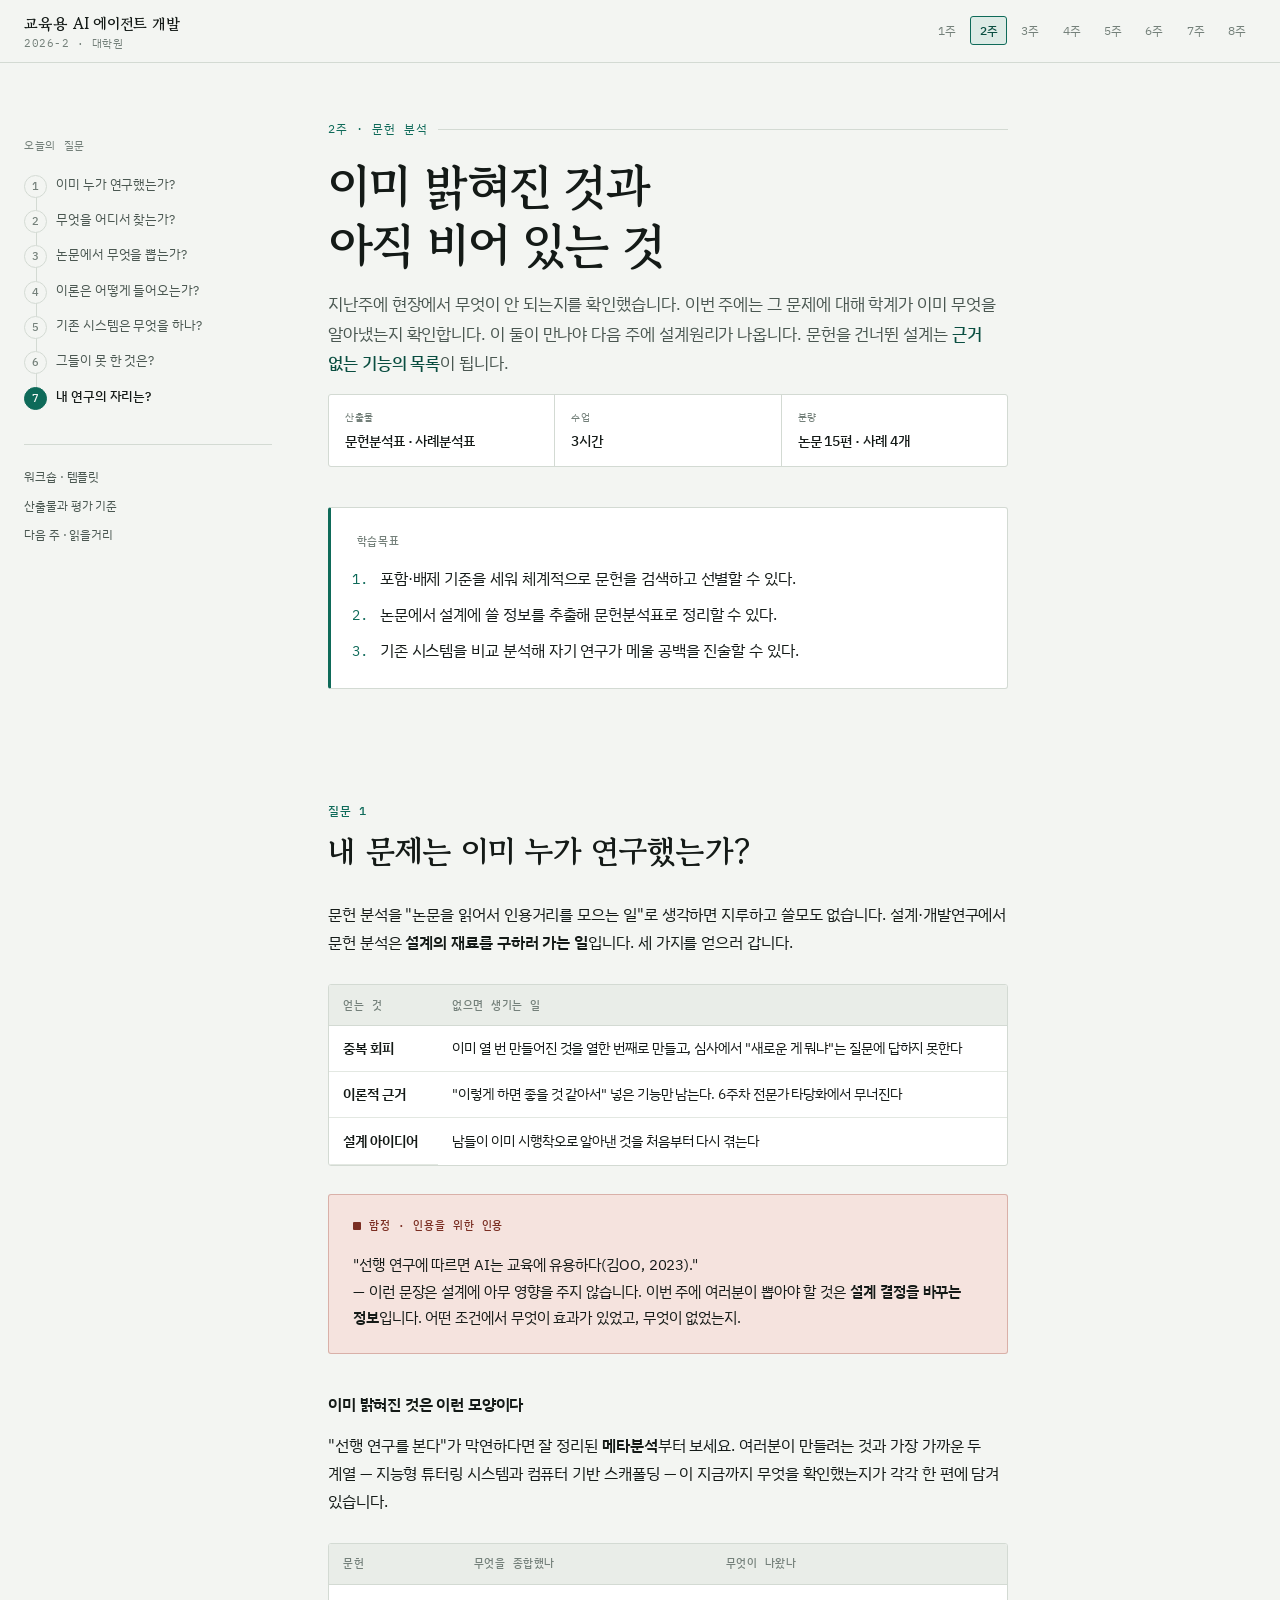
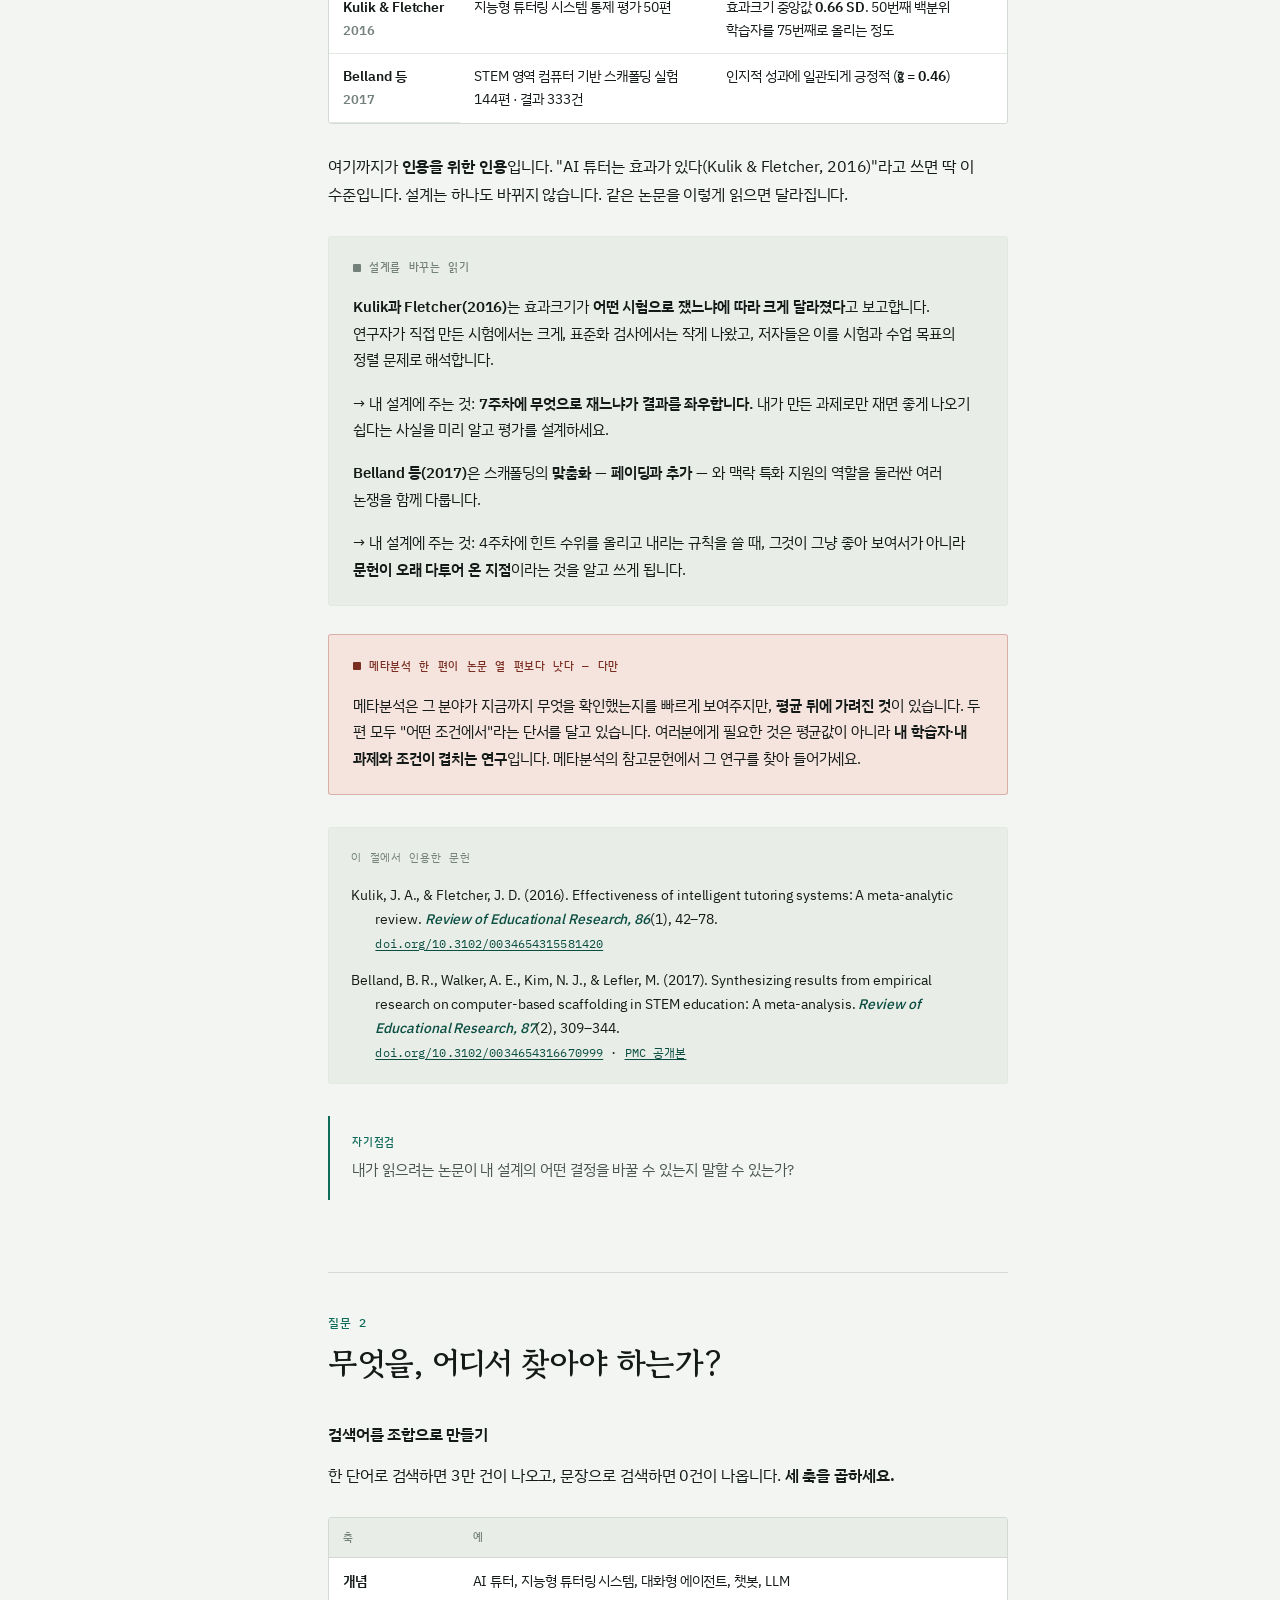
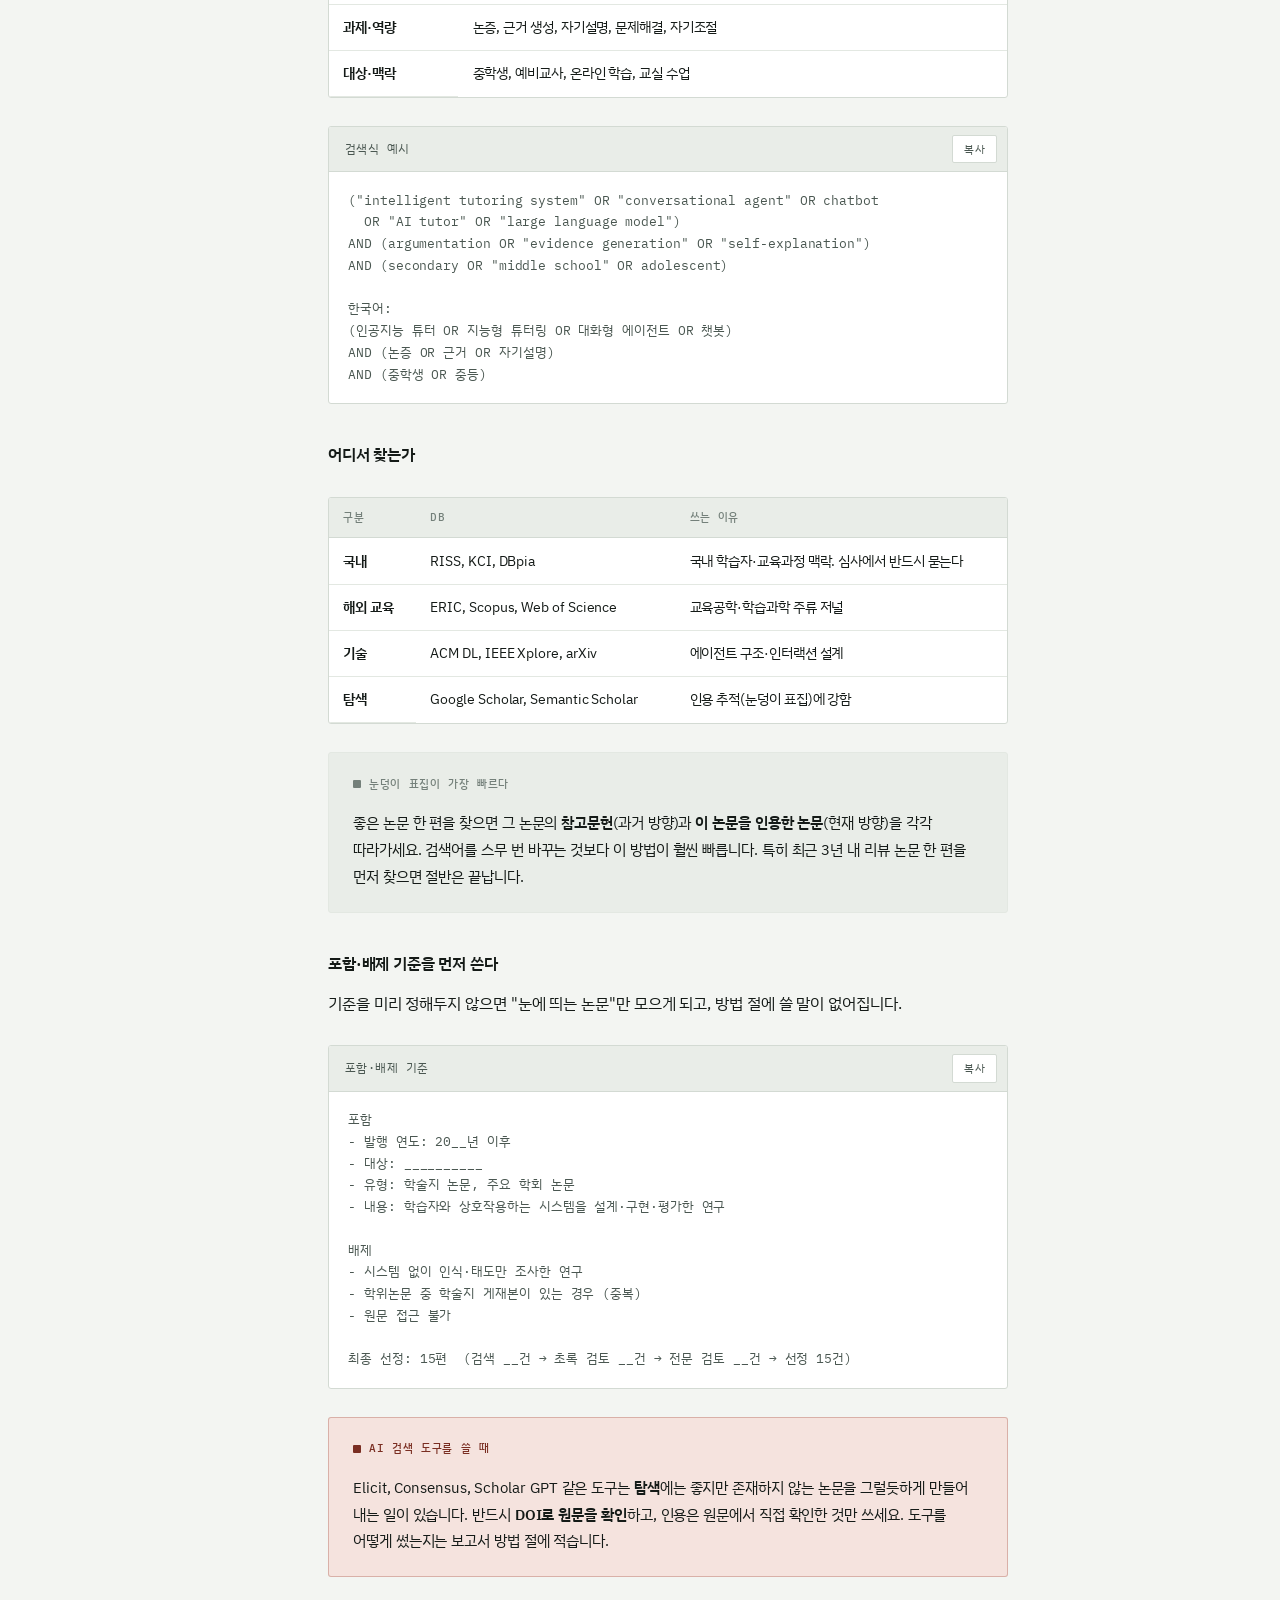
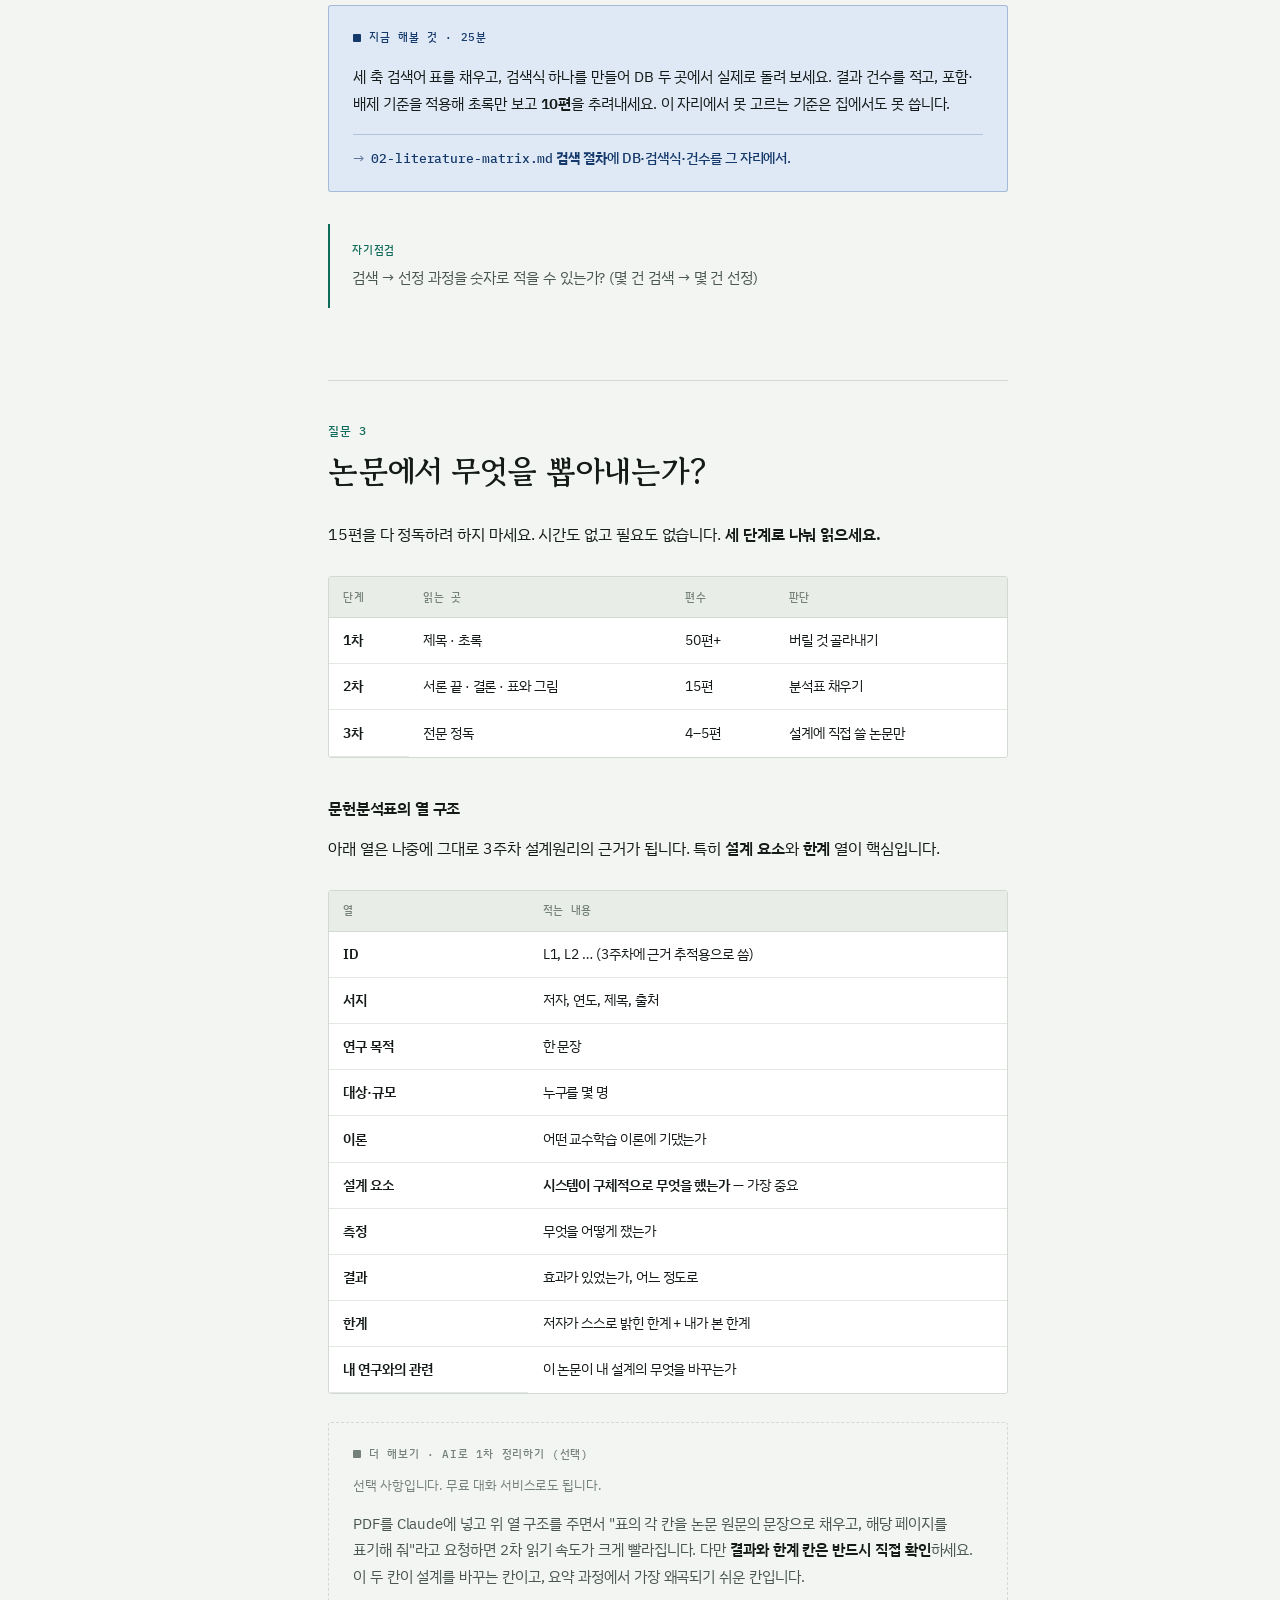
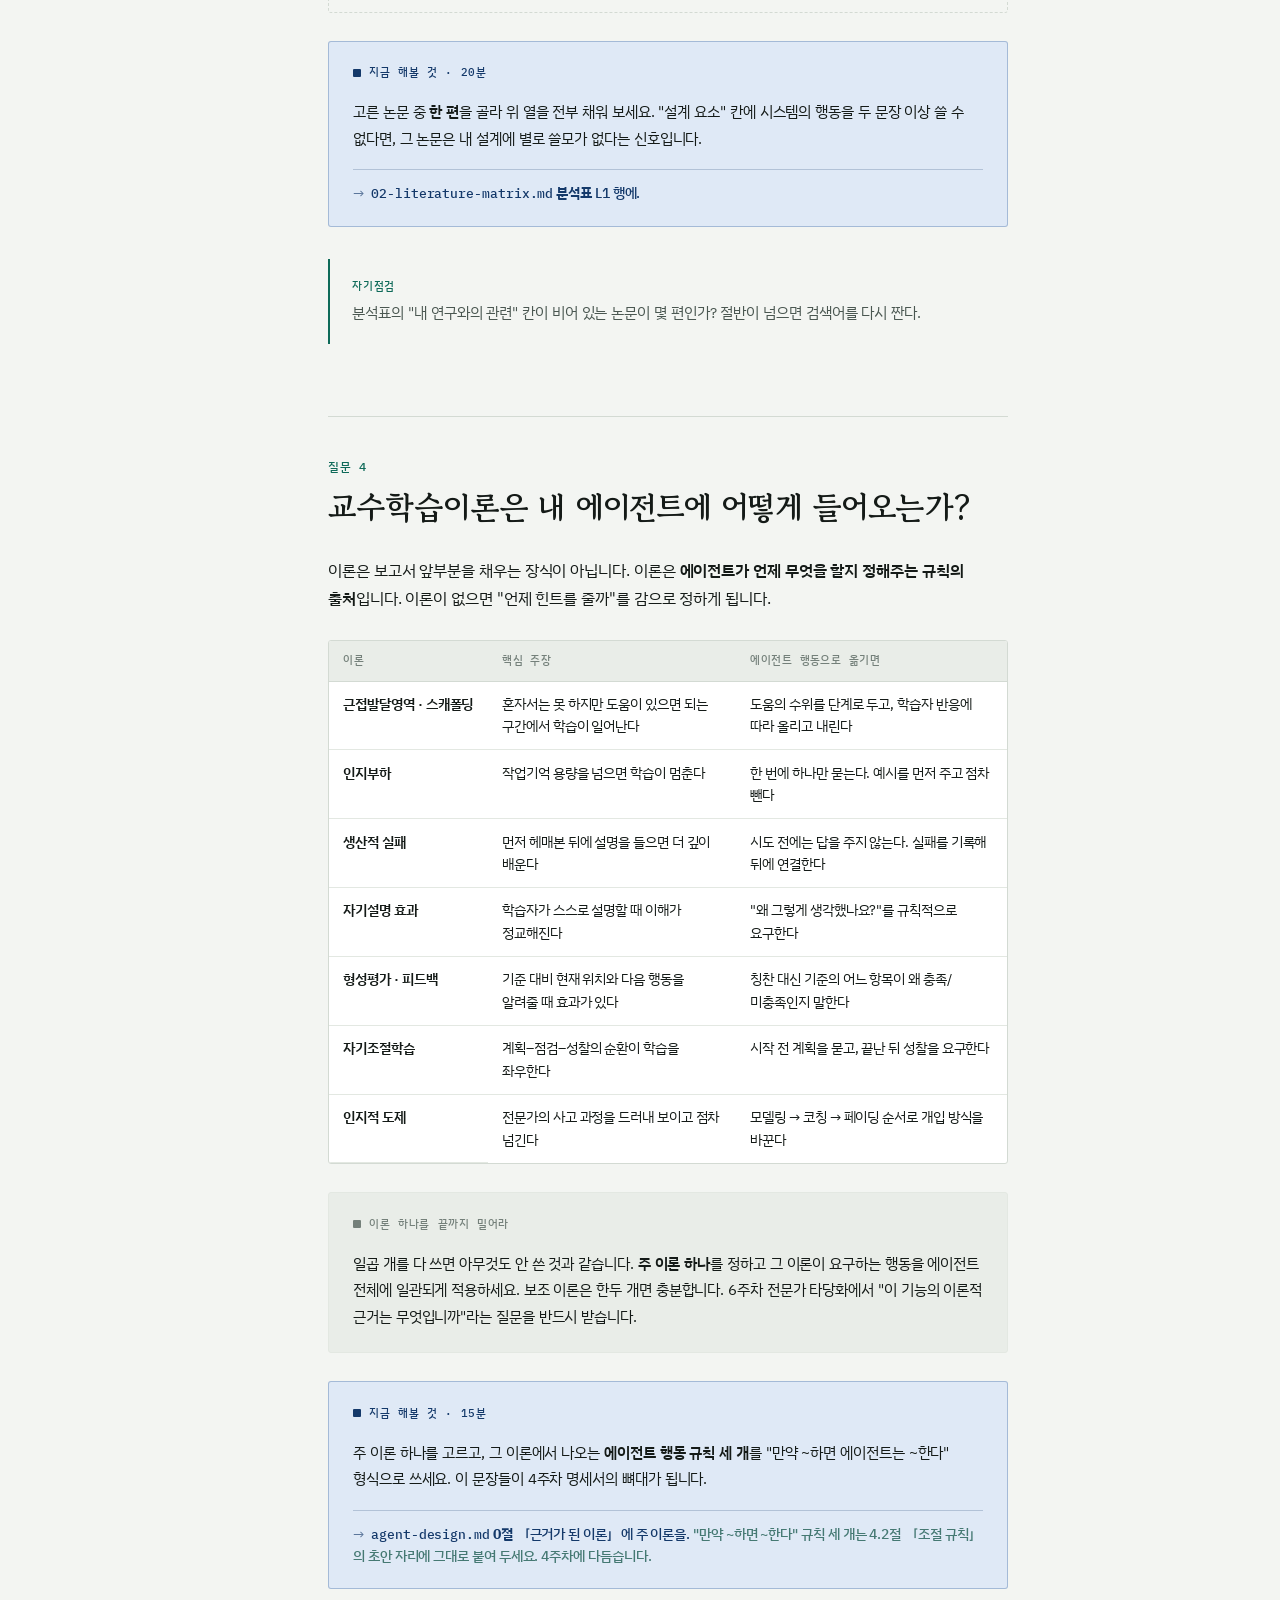
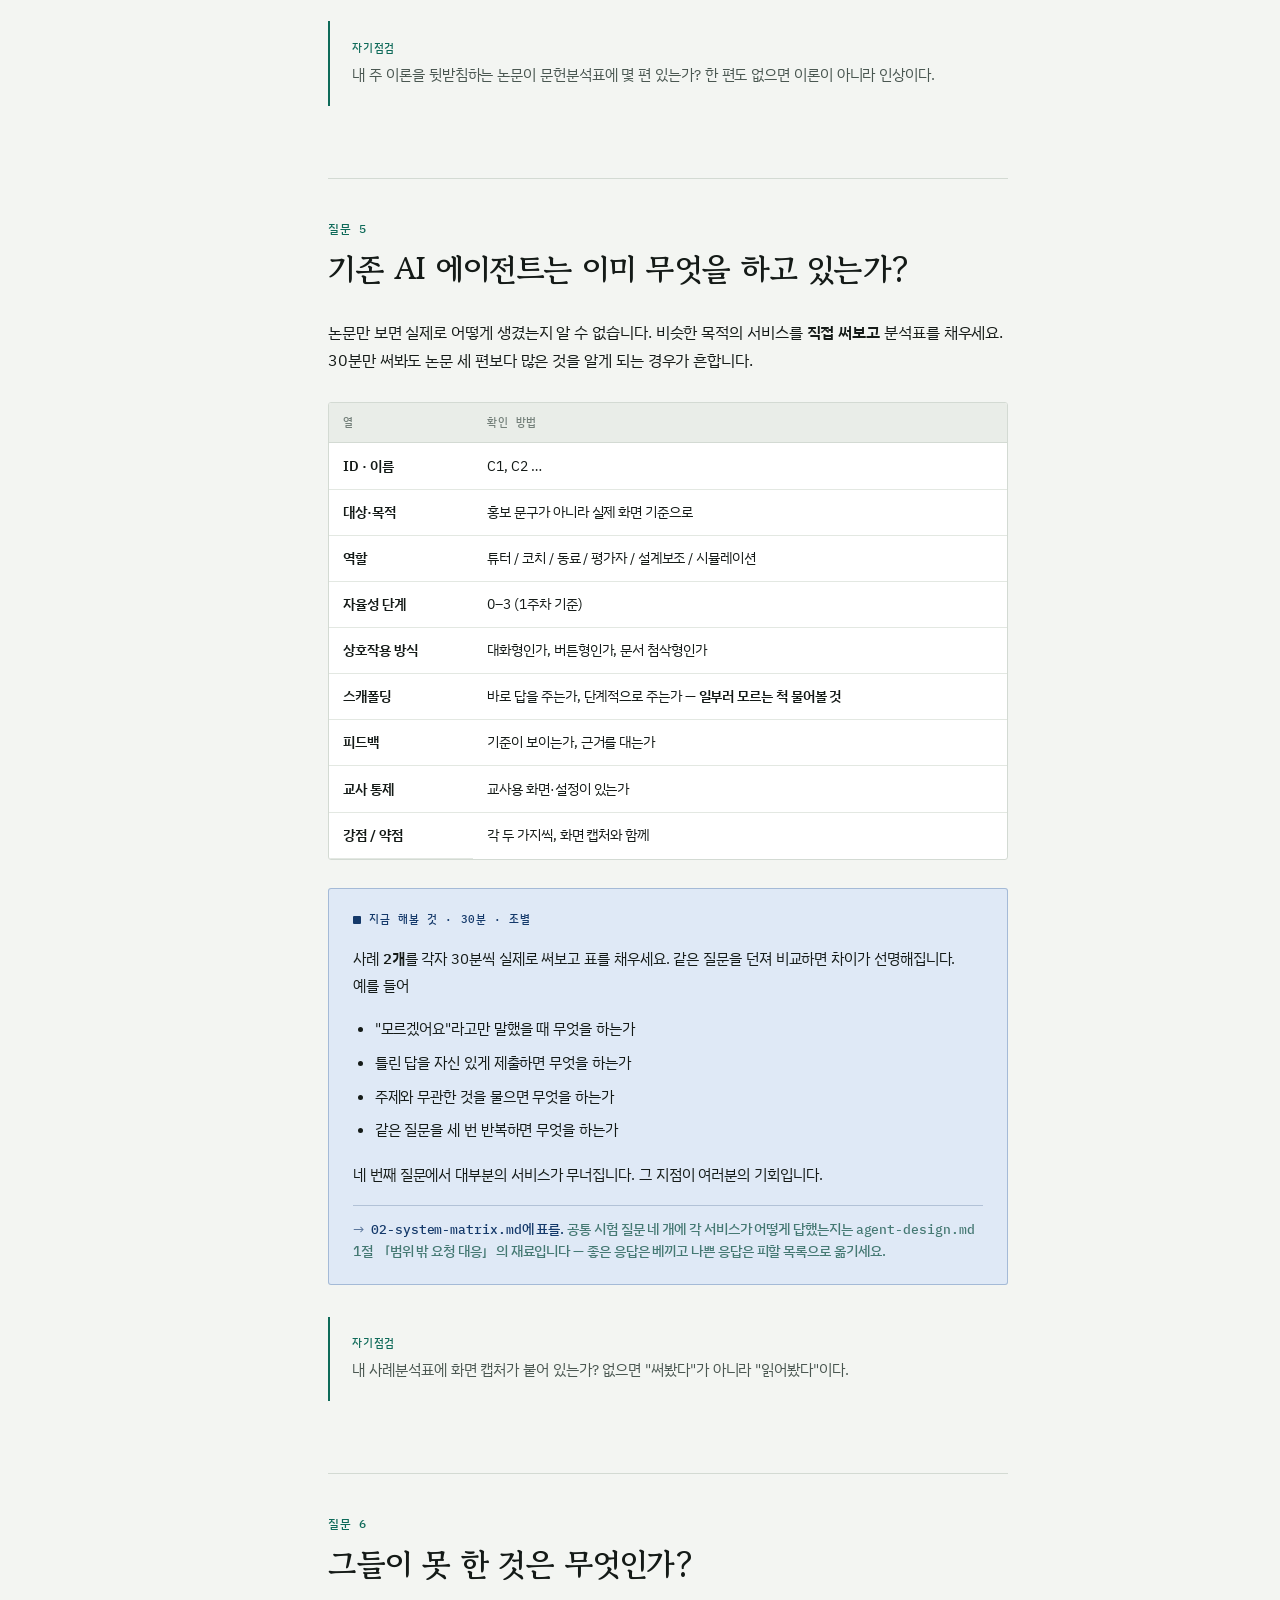
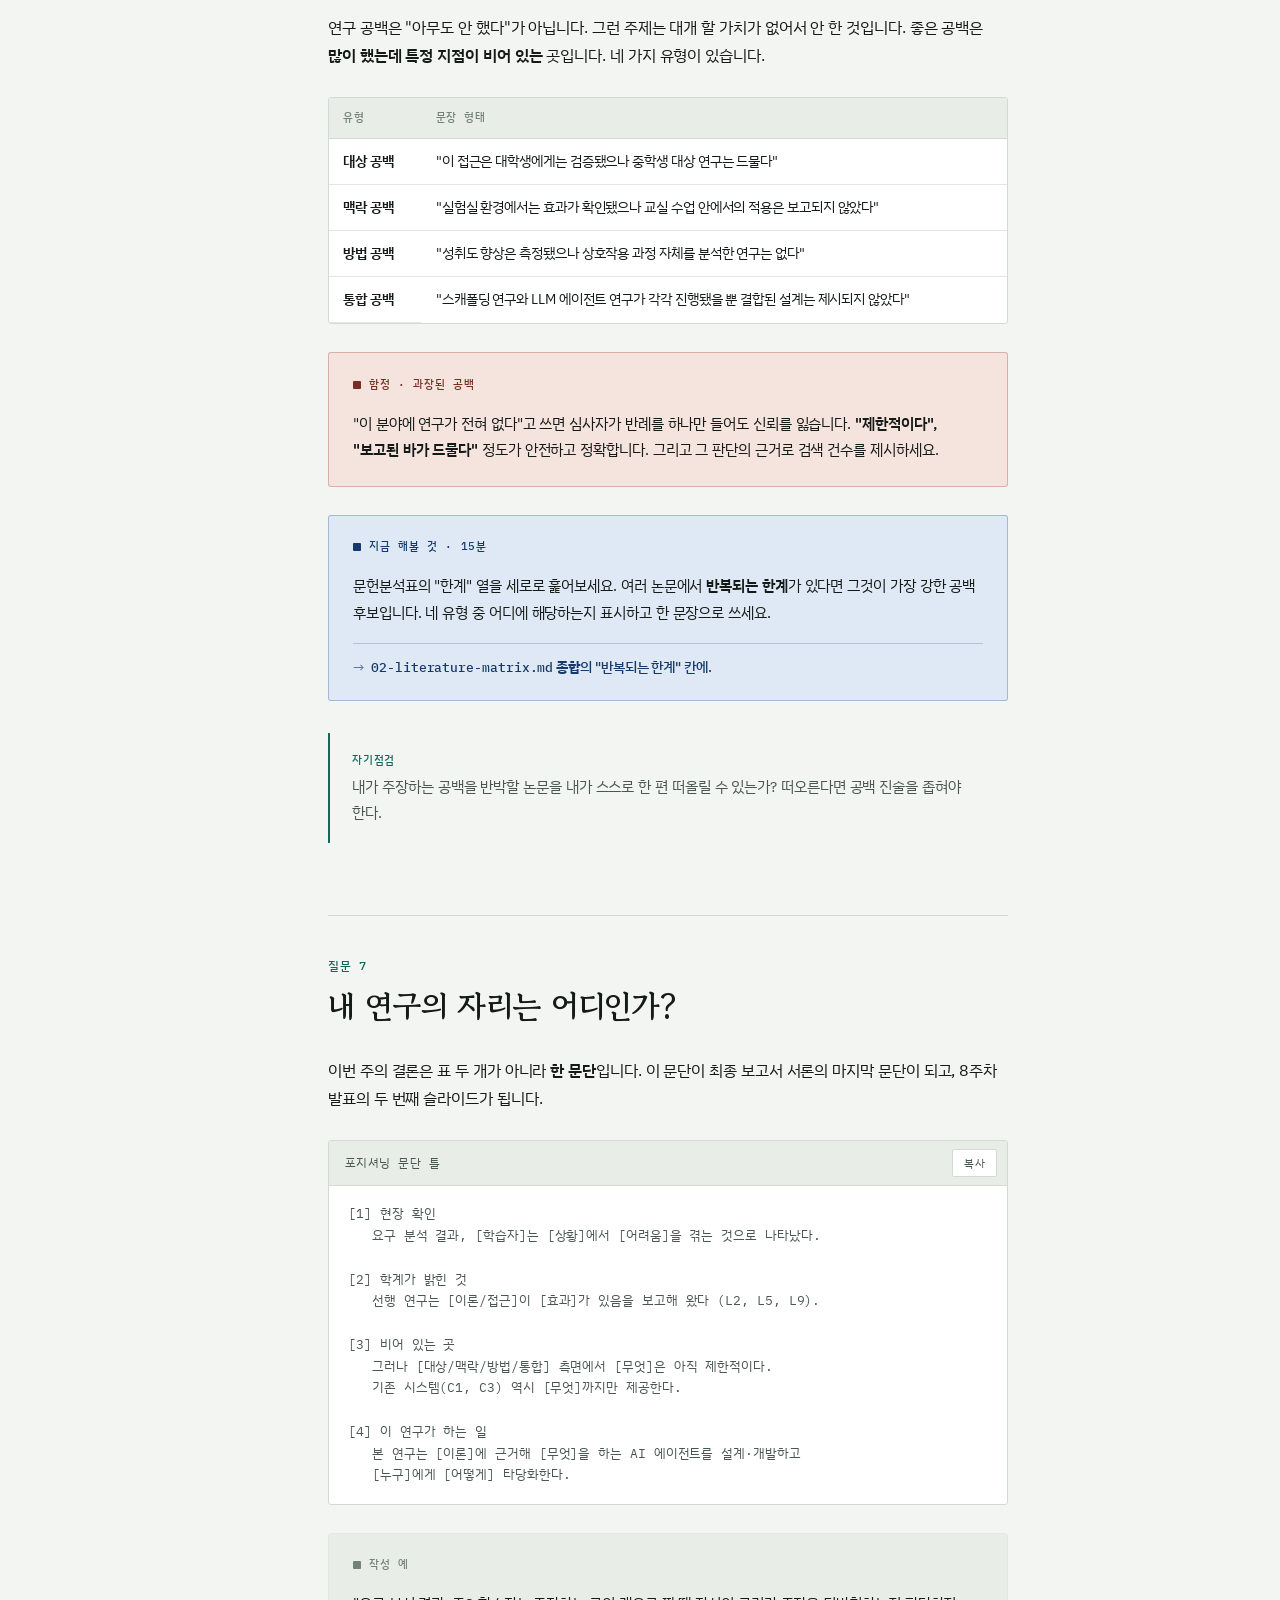
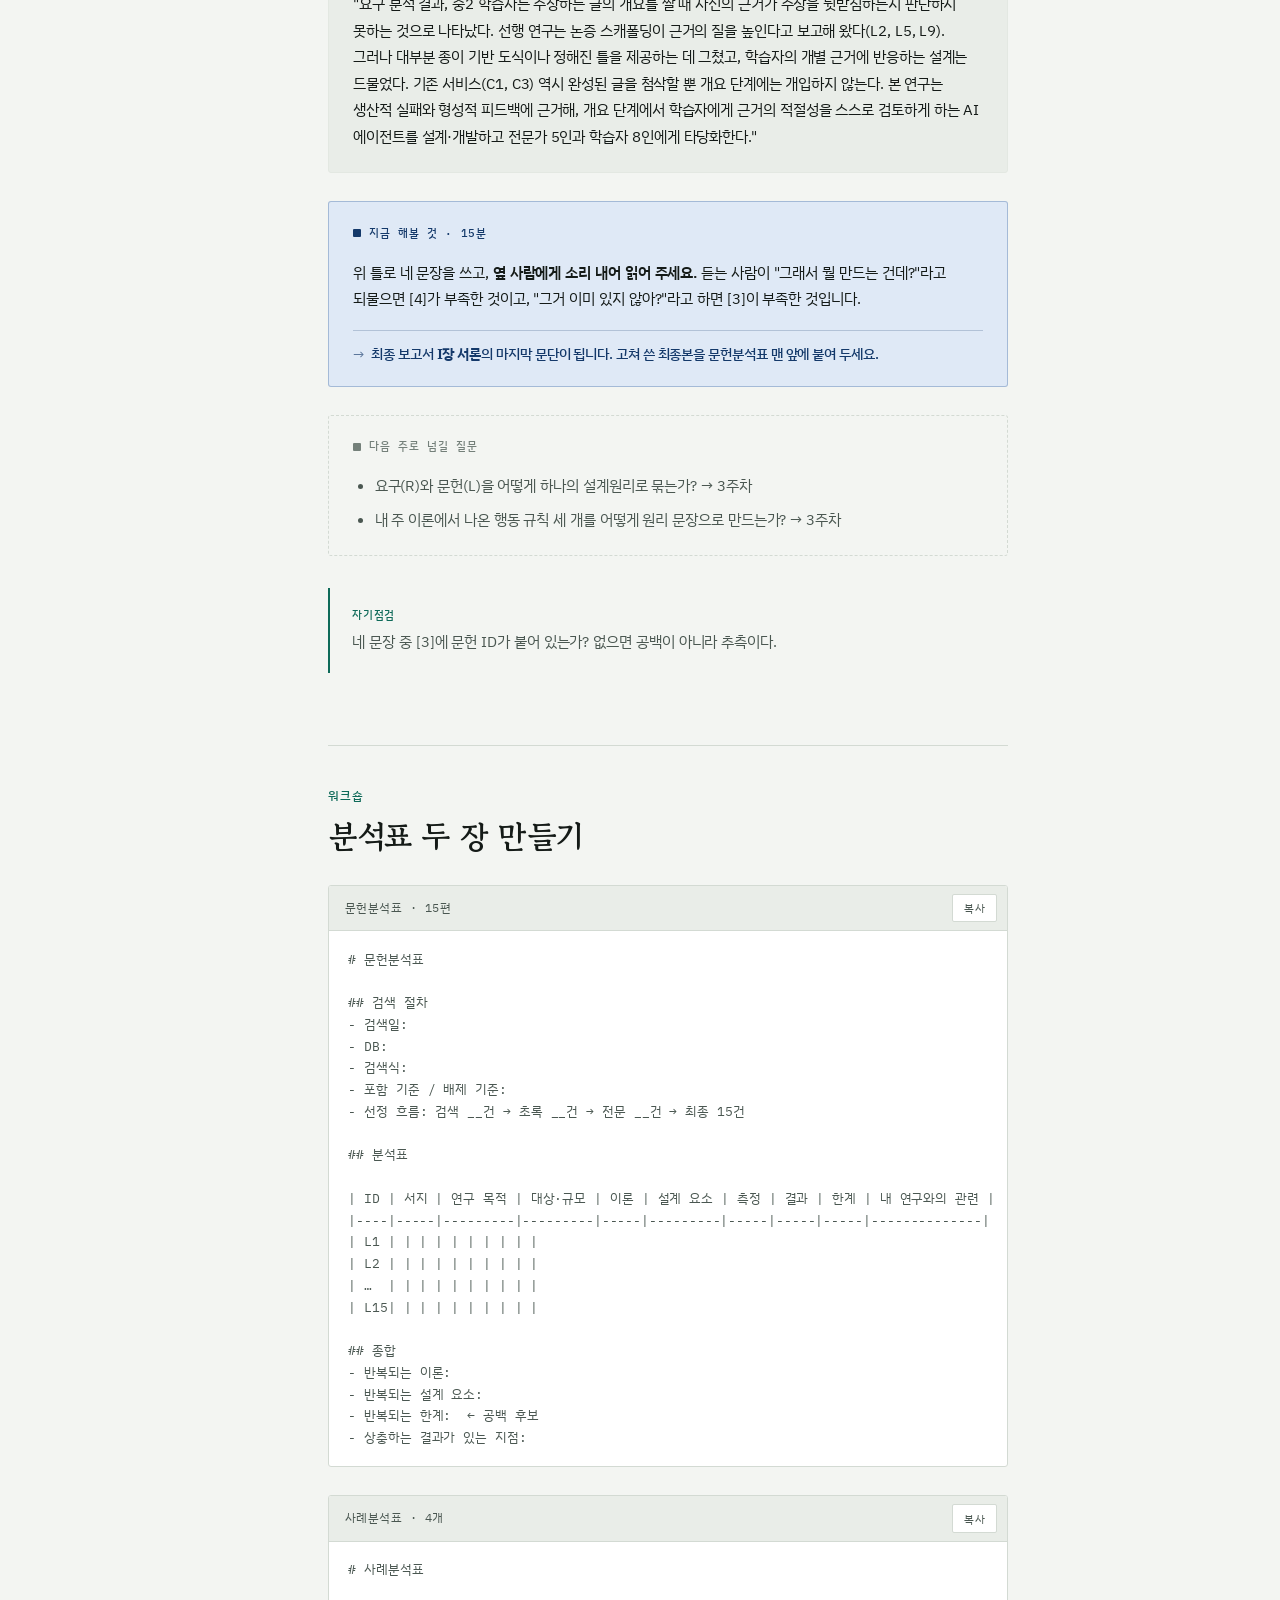
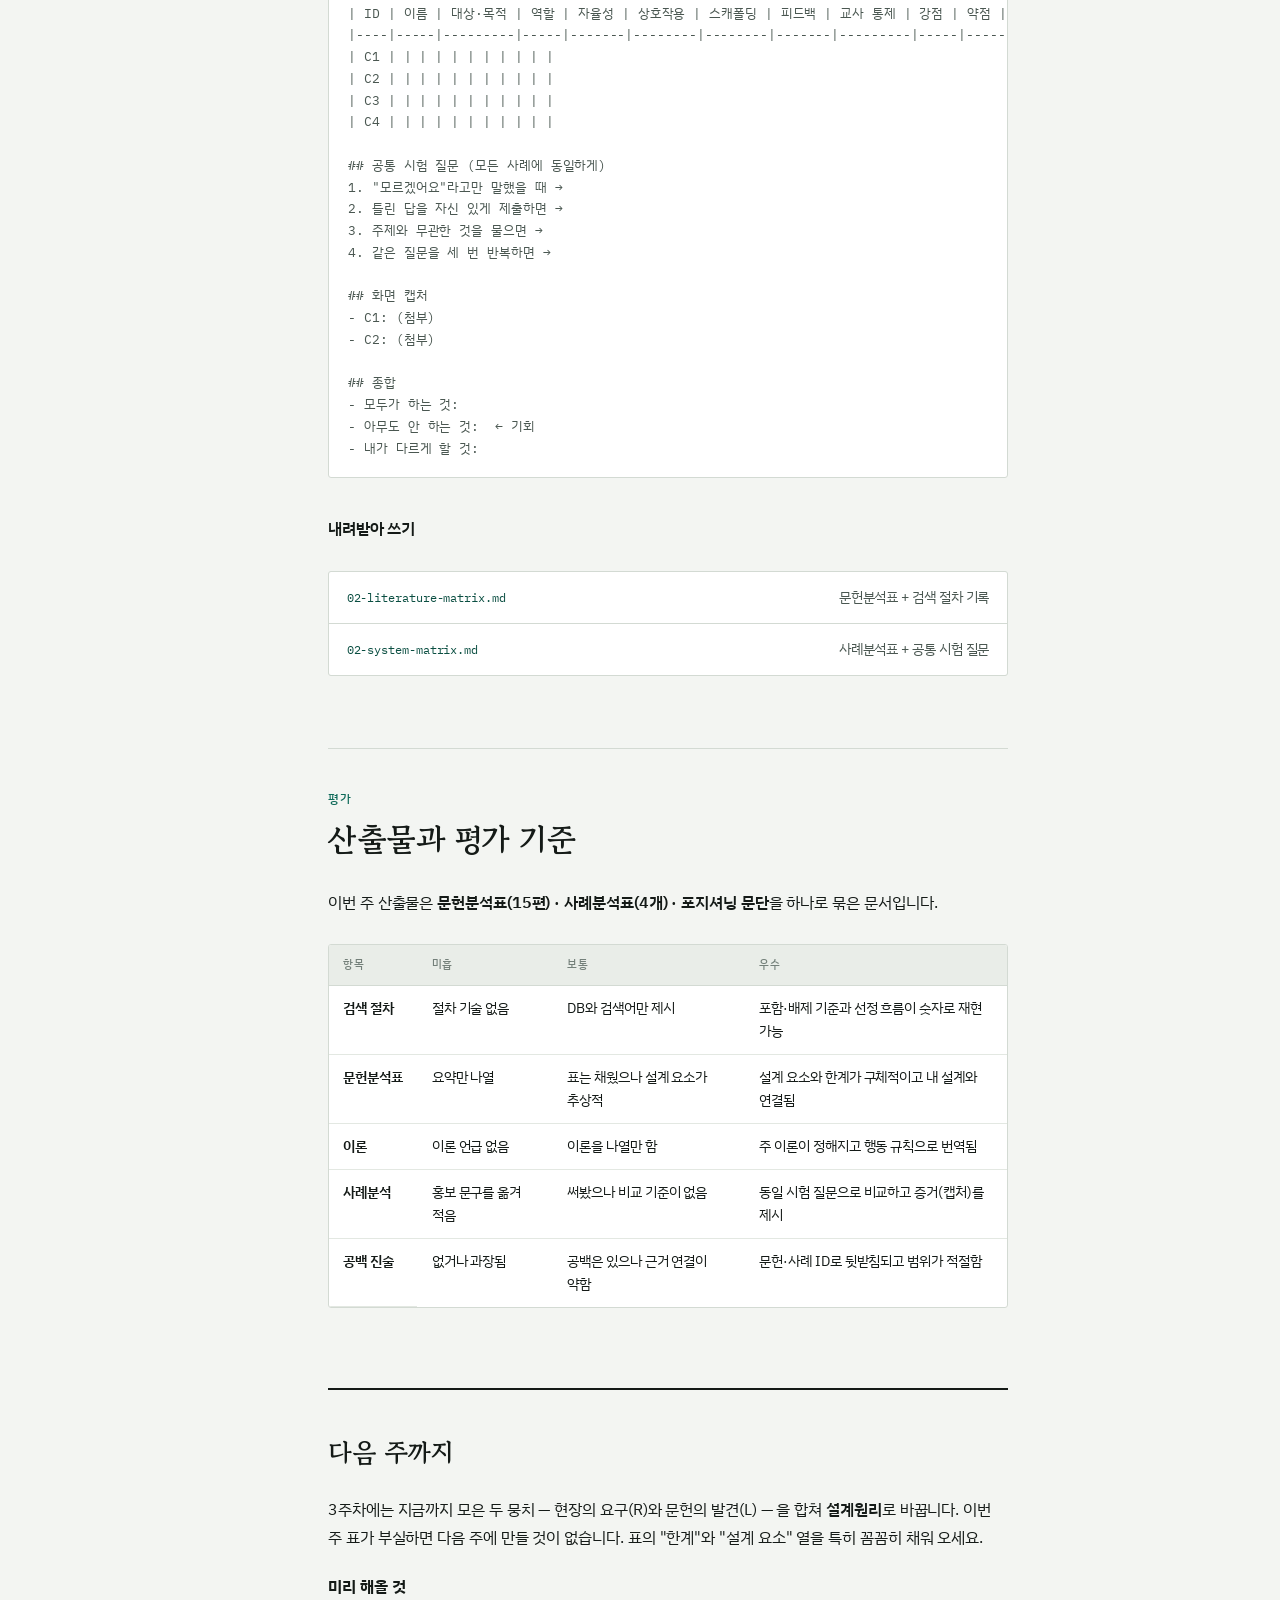
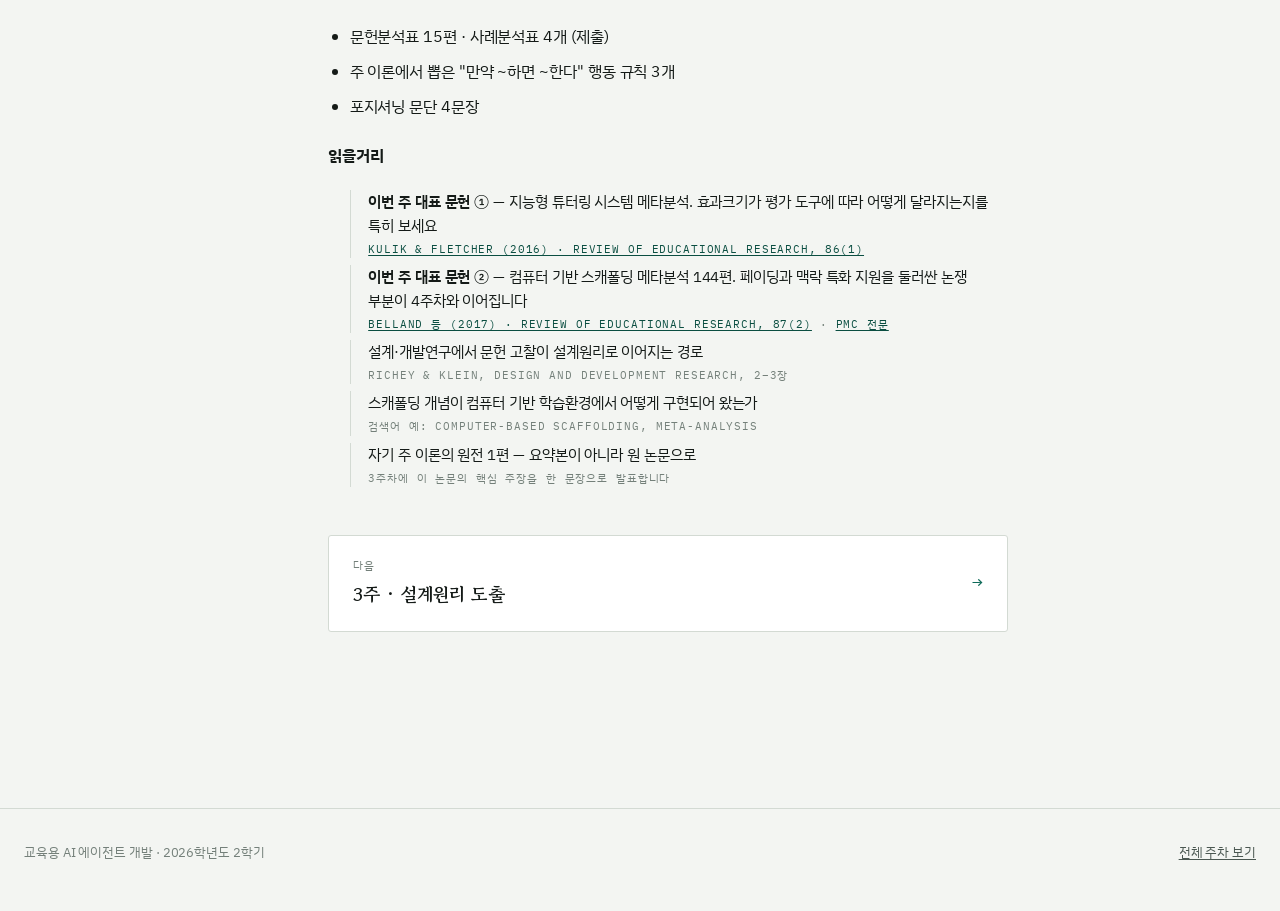
<file: week02.html>
<!DOCTYPE html>
<html lang="ko">
<head>
<meta charset="utf-8">
<meta name="viewport" content="width=device-width, initial-scale=1">
<title>2주 문헌 분석 · 교육용 AI 에이전트 개발</title>
<meta name="description" content="검색 전략부터 문헌분석표·사례분석표 작성과 연구 공백 찾기까지, 2주차 강의 노트.">
<link rel="preconnect" href="https://fonts.googleapis.com">
<link rel="preconnect" href="https://fonts.gstatic.com" crossorigin>
<link rel="stylesheet" href="https://fonts.googleapis.com/css2?family=Gowun+Batang:wght@400;700&family=IBM+Plex+Mono:wght@400;500&family=IBM+Plex+Sans+KR:wght@400;500;600&display=swap">
<link rel="stylesheet" href="assets/style.css?v=11">
<link rel="icon" href="data:image/svg+xml,<svg xmlns='http://www.w3.org/2000/svg' viewBox='0 0 32 32'><text y='26' font-size='26'>📚</text></svg>">
</head>
<body>

<a class="skip" href="#doc">본문으로 건너뛰기</a>

<header class="topbar">
  <div class="topbar__in">
    <a class="brand" href="index.html">교육용 AI 에이전트 개발<span class="brand__sub">2026-2 · 대학원</span></a>
    <nav class="weeknav" aria-label="주차 이동">
      <a href="week01.html">1주</a>
      <a href="week02.html" aria-current="page">2주</a>
      <a href="week03.html">3주</a>
      <a href="week04.html">4주</a>
      <a href="week05.html">5주</a>
      <a href="week06.html">6주</a>
      <a href="week07.html">7주</a>
      <a href="week08.html">8주</a>
    </nav>
  </div>
</header>

<div class="shell">

  <aside class="rail">
    <p class="rail__label">오늘의 질문</p>
    <ol class="chain">
      <li><a href="#q1"><span class="n">1</span><span>이미 누가 연구했는가?</span></a></li>
      <li><a href="#q2"><span class="n">2</span><span>무엇을 어디서 찾는가?</span></a></li>
      <li><a href="#q3"><span class="n">3</span><span>논문에서 무엇을 뽑는가?</span></a></li>
      <li><a href="#q4"><span class="n">4</span><span>이론은 어떻게 들어오는가?</span></a></li>
      <li><a href="#q5"><span class="n">5</span><span>기존 시스템은 무엇을 하나?</span></a></li>
      <li><a href="#q6"><span class="n">6</span><span>그들이 못 한 것은?</span></a></li>
      <li><a href="#q7"><span class="n">7</span><span>내 연구의 자리는?</span></a></li>
    </ol>
    <div class="rail__foot">
      <a href="#workshop">워크숍 · 템플릿</a>
      <a href="#submit">산출물과 평가 기준</a>
      <a href="#next">다음 주 · 읽을거리</a>
    </div>
  </aside>

  <main class="doc" id="doc">

    <div class="head">
      <p class="eyebrow">2주 · 문헌 분석</p>
      <h1>이미 밝혀진 것과<br>아직 비어 있는 것</h1>
      <p class="lede">
        지난주에 현장에서 무엇이 안 되는지를 확인했습니다. 이번 주에는 그 문제에 대해
        학계가 이미 무엇을 알아냈는지 확인합니다. 이 둘이 만나야 다음 주에 설계원리가 나옵니다.
        문헌을 건너뛴 설계는 <em>근거 없는 기능의 목록</em>이 됩니다.
      </p>

      <dl class="meta">
        <div><dt>산출물</dt><dd>문헌분석표 · 사례분석표</dd></div>
        <div><dt>수업</dt><dd>3시간</dd></div>
        <div><dt>분량</dt><dd>논문 15편 · 사례 4개</dd></div>
      </dl>

      <div class="goals">
        <h2>학습목표</h2>
        <ol>
          <li>포함·배제 기준을 세워 체계적으로 문헌을 검색하고 선별할 수 있다.</li>
          <li>논문에서 설계에 쓸 정보를 추출해 문헌분석표로 정리할 수 있다.</li>
          <li>기존 시스템을 비교 분석해 자기 연구가 메울 공백을 진술할 수 있다.</li>
        </ol>
      </div>
    </div>

    <!-- ================= Q1 ================= -->
    <section class="q" id="q1">
      <div class="q__head">
        <span class="q__n">질문 1</span>
        <h2>내 문제는 이미 누가 연구했는가?</h2>
      </div>

      <p>
        문헌 분석을 "논문을 읽어서 인용거리를 모으는 일"로 생각하면 지루하고 쓸모도 없습니다.
        설계·개발연구에서 문헌 분석은 <strong>설계의 재료를 구하러 가는 일</strong>입니다.
        세 가지를 얻으러 갑니다.
      </p>

      <div class="tw">
        <table>
          <thead><tr><th>얻는 것</th><th>없으면 생기는 일</th></tr></thead>
          <tbody>
            <tr>
              <th>중복 회피</th>
              <td>이미 열 번 만들어진 것을 열한 번째로 만들고, 심사에서 "새로운 게 뭐냐"는 질문에 답하지 못한다</td>
            </tr>
            <tr>
              <th>이론적 근거</th>
              <td>"이렇게 하면 좋을 것 같아서" 넣은 기능만 남는다. 6주차 전문가 타당화에서 무너진다</td>
            </tr>
            <tr>
              <th>설계 아이디어</th>
              <td>남들이 이미 시행착오로 알아낸 것을 처음부터 다시 겪는다</td>
            </tr>
          </tbody>
        </table>
      </div>

      <div class="box box--warn">
        <p class="box__t">함정 · 인용을 위한 인용</p>
        <p>
          "선행 연구에 따르면 AI는 교육에 유용하다(김OO, 2023)."<br>
          — 이런 문장은 설계에 아무 영향을 주지 않습니다. 이번 주에 여러분이 뽑아야 할 것은
          <strong>설계 결정을 바꾸는 정보</strong>입니다. 어떤 조건에서 무엇이 효과가 있었고,
          무엇이 없었는지.
        </p>
      </div>

      <h3>이미 밝혀진 것은 이런 모양이다</h3>

      <p>
        "선행 연구를 본다"가 막연하다면 잘 정리된 <strong>메타분석</strong>부터 보세요.
        여러분이 만들려는 것과 가장 가까운 두 계열 — 지능형 튜터링 시스템과 컴퓨터 기반
        스캐폴딩 — 이 지금까지 무엇을 확인했는지가 각각 한 편에 담겨 있습니다.
      </p>

      <div class="tw">
        <table>
          <thead><tr><th>문헌</th><th>무엇을 종합했나</th><th>무엇이 나왔나</th></tr></thead>
          <tbody>
            <tr>
              <th>Kulik &amp; Fletcher<br><span class="muted">2016</span></th>
              <td>지능형 튜터링 시스템 통제 평가 50편</td>
              <td>효과크기 중앙값 <strong>0.66 SD</strong>. 50번째 백분위 학습자를 75번째로 올리는 정도</td>
            </tr>
            <tr>
              <th>Belland 등<br><span class="muted">2017</span></th>
              <td>STEM 영역 컴퓨터 기반 스캐폴딩 실험 144편 · 결과 333건</td>
              <td>인지적 성과에 일관되게 긍정적 (<strong>ḡ = 0.46</strong>)</td>
            </tr>
          </tbody>
        </table>
      </div>

      <p>
        여기까지가 <strong>인용을 위한 인용</strong>입니다. "AI 튜터는 효과가 있다(Kulik &amp;
        Fletcher, 2016)"라고 쓰면 딱 이 수준입니다. 설계는 하나도 바뀌지 않습니다.
        같은 논문을 이렇게 읽으면 달라집니다.
      </p>

      <div class="box box--eg">
        <p class="box__t">설계를 바꾸는 읽기</p>
        <p>
          <strong>Kulik과 Fletcher(2016)</strong>는 효과크기가 <strong>어떤 시험으로
          쟀느냐에 따라 크게 달라졌다</strong>고 보고합니다. 연구자가 직접 만든 시험에서는
          크게, 표준화 검사에서는 작게 나왔고, 저자들은 이를 시험과 수업 목표의 정렬 문제로
          해석합니다.
        </p>
        <p>
          → 내 설계에 주는 것: <strong>7주차에 무엇으로 재느냐가 결과를 좌우합니다.</strong>
          내가 만든 과제로만 재면 좋게 나오기 쉽다는 사실을 미리 알고 평가를 설계하세요.
        </p>
        <p>
          <strong>Belland 등(2017)</strong>은 스캐폴딩의 <strong>맞춤화 — 페이딩과 추가 —</strong>
          와 맥락 특화 지원의 역할을 둘러싼 여러 논쟁을 함께 다룹니다.
        </p>
        <p>
          → 내 설계에 주는 것: 4주차에 힌트 수위를 올리고 내리는 규칙을 쓸 때, 그것이
          그냥 좋아 보여서가 아니라 <strong>문헌이 오래 다투어 온 지점</strong>이라는 것을
          알고 쓰게 됩니다.
        </p>
      </div>

      <div class="box box--warn">
        <p class="box__t">메타분석 한 편이 논문 열 편보다 낫다 — 다만</p>
        <p>
          메타분석은 그 분야가 지금까지 무엇을 확인했는지를 빠르게 보여주지만,
          <strong>평균 뒤에 가려진 것</strong>이 있습니다. 두 편 모두 "어떤 조건에서"라는
          단서를 달고 있습니다. 여러분에게 필요한 것은 평균값이 아니라
          <strong>내 학습자·내 과제와 조건이 겹치는 연구</strong>입니다.
          메타분석의 참고문헌에서 그 연구를 찾아 들어가세요.
        </p>
      </div>

      <div class="cite">
        <p class="cite__t">이 절에서 인용한 문헌</p>
        <ol>
          <li>Kulik, J. A., &amp; Fletcher, J. D. (2016). Effectiveness of intelligent tutoring
            systems: A meta-analytic review. <em>Review of Educational Research, 86</em>(1), 42–78.
            <span class="rl"><a href="https://doi.org/10.3102/0034654315581420">doi.org/10.3102/0034654315581420</a></span></li>
          <li>Belland, B. R., Walker, A. E., Kim, N. J., &amp; Lefler, M. (2017). Synthesizing
            results from empirical research on computer-based scaffolding in STEM education:
            A meta-analysis. <em>Review of Educational Research, 87</em>(2), 309–344.
            <span class="rl"><a href="https://doi.org/10.3102/0034654316670999">doi.org/10.3102/0034654316670999</a>
            · <a href="https://pmc.ncbi.nlm.nih.gov/articles/PMC5347356/">PMC 공개본</a></span></li>
        </ol>
      </div>

      <div class="check">
        <b>자기점검</b>
        내가 읽으려는 논문이 내 설계의 어떤 결정을 바꿀 수 있는지 말할 수 있는가?
      </div>
    </section>

    <!-- ================= Q2 ================= -->
    <section class="q" id="q2">
      <div class="q__head">
        <span class="q__n">질문 2</span>
        <h2>무엇을, 어디서 찾아야 하는가?</h2>
      </div>

      <h3>검색어를 조합으로 만들기</h3>

      <p>
        한 단어로 검색하면 3만 건이 나오고, 문장으로 검색하면 0건이 나옵니다.
        <strong>세 축을 곱하세요.</strong>
      </p>

      <div class="tw">
        <table>
          <thead><tr><th>축</th><th>예</th></tr></thead>
          <tbody>
            <tr><th>개념</th><td>AI 튜터, 지능형 튜터링 시스템, 대화형 에이전트, 챗봇, LLM</td></tr>
            <tr><th>과제·역량</th><td>논증, 근거 생성, 자기설명, 문제해결, 자기조절</td></tr>
            <tr><th>대상·맥락</th><td>중학생, 예비교사, 온라인 학습, 교실 수업</td></tr>
          </tbody>
        </table>
      </div>

      <div class="tpl">
        <div class="tpl__bar">
          <span class="tpl__name">검색식 예시</span>
          <button class="copy" type="button">복사</button>
        </div>
<pre><code>("intelligent tutoring system" OR "conversational agent" OR chatbot
  OR "AI tutor" OR "large language model")
AND (argumentation OR "evidence generation" OR "self-explanation")
AND (secondary OR "middle school" OR adolescent)

한국어:
(인공지능 튜터 OR 지능형 튜터링 OR 대화형 에이전트 OR 챗봇)
AND (논증 OR 근거 OR 자기설명)
AND (중학생 OR 중등)</code></pre>
      </div>

      <h3>어디서 찾는가</h3>

      <div class="tw">
        <table>
          <thead><tr><th>구분</th><th>DB</th><th>쓰는 이유</th></tr></thead>
          <tbody>
            <tr><th>국내</th><td>RISS, KCI, DBpia</td><td>국내 학습자·교육과정 맥락. 심사에서 반드시 묻는다</td></tr>
            <tr><th>해외 교육</th><td>ERIC, Scopus, Web of Science</td><td>교육공학·학습과학 주류 저널</td></tr>
            <tr><th>기술</th><td>ACM DL, IEEE Xplore, arXiv</td><td>에이전트 구조·인터랙션 설계</td></tr>
            <tr><th>탐색</th><td>Google Scholar, Semantic Scholar</td><td>인용 추적(눈덩이 표집)에 강함</td></tr>
          </tbody>
        </table>
      </div>

      <div class="box box--eg">
        <p class="box__t">눈덩이 표집이 가장 빠르다</p>
        <p>
          좋은 논문 한 편을 찾으면 그 논문의 <strong>참고문헌</strong>(과거 방향)과
          <strong>이 논문을 인용한 논문</strong>(현재 방향)을 각각 따라가세요.
          검색어를 스무 번 바꾸는 것보다 이 방법이 훨씬 빠릅니다. 특히 최근 3년 내
          리뷰 논문 한 편을 먼저 찾으면 절반은 끝납니다.
        </p>
      </div>

      <h3>포함·배제 기준을 먼저 쓴다</h3>

      <p>
        기준을 미리 정해두지 않으면 "눈에 띄는 논문"만 모으게 되고, 방법 절에 쓸 말이 없어집니다.
      </p>

      <div class="tpl">
        <div class="tpl__bar">
          <span class="tpl__name">포함·배제 기준</span>
          <button class="copy" type="button">복사</button>
        </div>
<pre><code>포함
- 발행 연도: 20__년 이후
- 대상: __________
- 유형: 학술지 논문, 주요 학회 논문
- 내용: 학습자와 상호작용하는 시스템을 설계·구현·평가한 연구

배제
- 시스템 없이 인식·태도만 조사한 연구
- 학위논문 중 학술지 게재본이 있는 경우 (중복)
- 원문 접근 불가

최종 선정: 15편  (검색 __건 → 초록 검토 __건 → 전문 검토 __건 → 선정 15건)</code></pre>
      </div>

      <div class="box box--warn">
        <p class="box__t">AI 검색 도구를 쓸 때</p>
        <p>
          Elicit, Consensus, Scholar GPT 같은 도구는 <strong>탐색</strong>에는 좋지만
          존재하지 않는 논문을 그럴듯하게 만들어 내는 일이 있습니다. 반드시
          <strong>DOI로 원문을 확인</strong>하고, 인용은 원문에서 직접 확인한 것만 쓰세요.
          도구를 어떻게 썼는지는 보고서 방법 절에 적습니다.
        </p>
      </div>

      <div class="box box--do">
        <p class="box__t">지금 해볼 것 · 25분</p>
        <p>
          세 축 검색어 표를 채우고, 검색식 하나를 만들어 DB 두 곳에서 실제로 돌려 보세요.
          결과 건수를 적고, 포함·배제 기준을 적용해 초록만 보고 <strong>10편</strong>을
          추려내세요. 이 자리에서 못 고르는 기준은 집에서도 못 씁니다.
        </p>
        <p class="goto"><code>02-literature-matrix.md</code> <b>검색 절차</b>에 DB·검색식·건수를 그 자리에서.</p>
      </div>

      <div class="check">
        <b>자기점검</b>
        검색 → 선정 과정을 숫자로 적을 수 있는가? (몇 건 검색 → 몇 건 선정)
      </div>
    </section>

    <!-- ================= Q3 ================= -->
    <section class="q" id="q3">
      <div class="q__head">
        <span class="q__n">질문 3</span>
        <h2>논문에서 무엇을 뽑아내는가?</h2>
      </div>

      <p>
        15편을 다 정독하려 하지 마세요. 시간도 없고 필요도 없습니다.
        <strong>세 단계로 나눠 읽으세요.</strong>
      </p>

      <div class="tw">
        <table>
          <thead><tr><th>단계</th><th>읽는 곳</th><th>편수</th><th>판단</th></tr></thead>
          <tbody>
            <tr><th>1차</th><td>제목 · 초록</td><td>50편+</td><td>버릴 것 골라내기</td></tr>
            <tr><th>2차</th><td>서론 끝 · 결론 · 표와 그림</td><td>15편</td><td>분석표 채우기</td></tr>
            <tr><th>3차</th><td>전문 정독</td><td>4–5편</td><td>설계에 직접 쓸 논문만</td></tr>
          </tbody>
        </table>
      </div>

      <h3>문헌분석표의 열 구조</h3>

      <p>
        아래 열은 나중에 그대로 3주차 설계원리의 근거가 됩니다. 특히
        <strong>설계 요소</strong>와 <strong>한계</strong> 열이 핵심입니다.
      </p>

      <div class="tw">
        <table>
          <thead><tr><th>열</th><th>적는 내용</th></tr></thead>
          <tbody>
            <tr><th>ID</th><td>L1, L2 … (3주차에 근거 추적용으로 씀)</td></tr>
            <tr><th>서지</th><td>저자, 연도, 제목, 출처</td></tr>
            <tr><th>연구 목적</th><td>한 문장</td></tr>
            <tr><th>대상·규모</th><td>누구를 몇 명</td></tr>
            <tr><th>이론</th><td>어떤 교수학습 이론에 기댔는가</td></tr>
            <tr><th>설계 요소</th><td><strong>시스템이 구체적으로 무엇을 했는가</strong> — 가장 중요</td></tr>
            <tr><th>측정</th><td>무엇을 어떻게 쟀는가</td></tr>
            <tr><th>결과</th><td>효과가 있었는가, 어느 정도로</td></tr>
            <tr><th>한계</th><td>저자가 스스로 밝힌 한계 + 내가 본 한계</td></tr>
            <tr><th>내 연구와의 관련</th><td>이 논문이 내 설계의 무엇을 바꾸는가</td></tr>
          </tbody>
        </table>
      </div>

      <div class="box box--more">
        <p class="box__t">더 해보기 · AI로 1차 정리하기 (선택)</p>
        <p class="tiny">선택 사항입니다. 무료 대화 서비스로도 됩니다.</p>
        <p>
          PDF를 Claude에 넣고 위 열 구조를 주면서 "표의 각 칸을 논문 원문의 문장으로
          채우고, 해당 페이지를 표기해 줘"라고 요청하면 2차 읽기 속도가 크게 빨라집니다.
          다만 <strong>결과와 한계 칸은 반드시 직접 확인</strong>하세요. 이 두 칸이 설계를
          바꾸는 칸이고, 요약 과정에서 가장 왜곡되기 쉬운 칸입니다.
        </p>
      </div>

      <div class="box box--do">
        <p class="box__t">지금 해볼 것 · 20분</p>
        <p>
          고른 논문 중 <strong>한 편</strong>을 골라 위 열을 전부 채워 보세요.
          "설계 요소" 칸에 시스템의 행동을 두 문장 이상 쓸 수 없다면, 그 논문은
          내 설계에 별로 쓸모가 없다는 신호입니다.
        </p>
        <p class="goto"><code>02-literature-matrix.md</code> <b>분석표</b> L1 행에.</p>
      </div>

      <div class="check">
        <b>자기점검</b>
        분석표의 "내 연구와의 관련" 칸이 비어 있는 논문이 몇 편인가? 절반이 넘으면 검색어를 다시 짠다.
      </div>
    </section>

    <!-- ================= Q4 ================= -->
    <section class="q" id="q4">
      <div class="q__head">
        <span class="q__n">질문 4</span>
        <h2>교수학습이론은 내 에이전트에 어떻게 들어오는가?</h2>
      </div>

      <p>
        이론은 보고서 앞부분을 채우는 장식이 아닙니다. 이론은
        <strong>에이전트가 언제 무엇을 할지 정해주는 규칙의 출처</strong>입니다.
        이론이 없으면 "언제 힌트를 줄까"를 감으로 정하게 됩니다.
      </p>

      <div class="tw">
        <table>
          <thead><tr><th>이론</th><th>핵심 주장</th><th>에이전트 행동으로 옮기면</th></tr></thead>
          <tbody>
            <tr>
              <th>근접발달영역 · 스캐폴딩</th>
              <td>혼자서는 못 하지만 도움이 있으면 되는 구간에서 학습이 일어난다</td>
              <td>도움의 수위를 단계로 두고, 학습자 반응에 따라 올리고 내린다</td>
            </tr>
            <tr>
              <th>인지부하</th>
              <td>작업기억 용량을 넘으면 학습이 멈춘다</td>
              <td>한 번에 하나만 묻는다. 예시를 먼저 주고 점차 뺀다</td>
            </tr>
            <tr>
              <th>생산적 실패</th>
              <td>먼저 헤매본 뒤에 설명을 들으면 더 깊이 배운다</td>
              <td>시도 전에는 답을 주지 않는다. 실패를 기록해 뒤에 연결한다</td>
            </tr>
            <tr>
              <th>자기설명 효과</th>
              <td>학습자가 스스로 설명할 때 이해가 정교해진다</td>
              <td>"왜 그렇게 생각했나요?"를 규칙적으로 요구한다</td>
            </tr>
            <tr>
              <th>형성평가 · 피드백</th>
              <td>기준 대비 현재 위치와 다음 행동을 알려줄 때 효과가 있다</td>
              <td>칭찬 대신 기준의 어느 항목이 왜 충족/미충족인지 말한다</td>
            </tr>
            <tr>
              <th>자기조절학습</th>
              <td>계획–점검–성찰의 순환이 학습을 좌우한다</td>
              <td>시작 전 계획을 묻고, 끝난 뒤 성찰을 요구한다</td>
            </tr>
            <tr>
              <th>인지적 도제</th>
              <td>전문가의 사고 과정을 드러내 보이고 점차 넘긴다</td>
              <td>모델링 → 코칭 → 페이딩 순서로 개입 방식을 바꾼다</td>
            </tr>
          </tbody>
        </table>
      </div>

      <div class="box box--eg">
        <p class="box__t">이론 하나를 끝까지 밀어라</p>
        <p>
          일곱 개를 다 쓰면 아무것도 안 쓴 것과 같습니다. <strong>주 이론 하나</strong>를 정하고
          그 이론이 요구하는 행동을 에이전트 전체에 일관되게 적용하세요. 보조 이론은
          한두 개면 충분합니다. 6주차 전문가 타당화에서 "이 기능의 이론적 근거는
          무엇입니까"라는 질문을 반드시 받습니다.
        </p>
      </div>

      <div class="box box--do">
        <p class="box__t">지금 해볼 것 · 15분</p>
        <p>
          주 이론 하나를 고르고, 그 이론에서 나오는 <strong>에이전트 행동 규칙 세 개</strong>를
          "만약 ~하면 에이전트는 ~한다" 형식으로 쓰세요. 이 문장들이 4주차 명세서의
          뼈대가 됩니다.
        </p>
        <p class="goto"><code>agent-design.md</code> <b>0절</b> 「근거가 된 이론」에 주 이론을. <em>"만약 ~하면 ~한다" 규칙 세 개는 4.2절 「조절 규칙」의 초안 자리에 그대로 붙여 두세요. 4주차에 다듬습니다.</em></p>
      </div>

      <div class="check">
        <b>자기점검</b>
        내 주 이론을 뒷받침하는 논문이 문헌분석표에 몇 편 있는가? 한 편도 없으면 이론이 아니라 인상이다.
      </div>
    </section>

    <!-- ================= Q5 ================= -->
    <section class="q" id="q5">
      <div class="q__head">
        <span class="q__n">질문 5</span>
        <h2>기존 AI 에이전트는 이미 무엇을 하고 있는가?</h2>
      </div>

      <p>
        논문만 보면 실제로 어떻게 생겼는지 알 수 없습니다. 비슷한 목적의 서비스를
        <strong>직접 써보고</strong> 분석표를 채우세요. 30분만 써봐도 논문 세 편보다 많은 것을
        알게 되는 경우가 흔합니다.
      </p>

      <div class="tw">
        <table>
          <thead><tr><th>열</th><th>확인 방법</th></tr></thead>
          <tbody>
            <tr><th>ID · 이름</th><td>C1, C2 …</td></tr>
            <tr><th>대상·목적</th><td>홍보 문구가 아니라 실제 화면 기준으로</td></tr>
            <tr><th>역할</th><td>튜터 / 코치 / 동료 / 평가자 / 설계보조 / 시뮬레이션</td></tr>
            <tr><th>자율성 단계</th><td>0–3 (1주차 기준)</td></tr>
            <tr><th>상호작용 방식</th><td>대화형인가, 버튼형인가, 문서 첨삭형인가</td></tr>
            <tr><th>스캐폴딩</th><td>바로 답을 주는가, 단계적으로 주는가 — <strong>일부러 모르는 척 물어볼 것</strong></td></tr>
            <tr><th>피드백</th><td>기준이 보이는가, 근거를 대는가</td></tr>
            <tr><th>교사 통제</th><td>교사용 화면·설정이 있는가</td></tr>
            <tr><th>강점 / 약점</th><td>각 두 가지씩, 화면 캡처와 함께</td></tr>
          </tbody>
        </table>
      </div>

      <div class="box box--do">
        <p class="box__t">지금 해볼 것 · 30분 · 조별</p>
        <p>
          사례 <strong>2개</strong>를 각자 30분씩 실제로 써보고 표를 채우세요.
          같은 질문을 던져 비교하면 차이가 선명해집니다. 예를 들어
        </p>
        <ul>
          <li>"모르겠어요"라고만 말했을 때 무엇을 하는가</li>
          <li>틀린 답을 자신 있게 제출하면 무엇을 하는가</li>
          <li>주제와 무관한 것을 물으면 무엇을 하는가</li>
          <li>같은 질문을 세 번 반복하면 무엇을 하는가</li>
        </ul>
        <p>
          네 번째 질문에서 대부분의 서비스가 무너집니다. 그 지점이 여러분의 기회입니다.
        </p>
        <p class="goto"><code>02-system-matrix.md</code>에 표를. <em>공통 시험 질문 네 개에 각 서비스가 어떻게 답했는지는 <code>agent-design.md</code> 1절 「범위 밖 요청 대응」의 재료입니다 — 좋은 응답은 베끼고 나쁜 응답은 피할 목록으로 옮기세요.</em></p>
      </div>

      <div class="check">
        <b>자기점검</b>
        내 사례분석표에 화면 캡처가 붙어 있는가? 없으면 "써봤다"가 아니라 "읽어봤다"이다.
      </div>
    </section>

    <!-- ================= Q6 ================= -->
    <section class="q" id="q6">
      <div class="q__head">
        <span class="q__n">질문 6</span>
        <h2>그들이 못 한 것은 무엇인가?</h2>
      </div>

      <p>
        연구 공백은 "아무도 안 했다"가 아닙니다. 그런 주제는 대개 할 가치가 없어서
        안 한 것입니다. 좋은 공백은 <strong>많이 했는데 특정 지점이 비어 있는</strong> 곳입니다.
        네 가지 유형이 있습니다.
      </p>

      <div class="tw">
        <table>
          <thead><tr><th>유형</th><th>문장 형태</th></tr></thead>
          <tbody>
            <tr>
              <th>대상 공백</th>
              <td>"이 접근은 대학생에게는 검증됐으나 중학생 대상 연구는 드물다"</td>
            </tr>
            <tr>
              <th>맥락 공백</th>
              <td>"실험실 환경에서는 효과가 확인됐으나 교실 수업 안에서의 적용은 보고되지 않았다"</td>
            </tr>
            <tr>
              <th>방법 공백</th>
              <td>"성취도 향상은 측정됐으나 상호작용 과정 자체를 분석한 연구는 없다"</td>
            </tr>
            <tr>
              <th>통합 공백</th>
              <td>"스캐폴딩 연구와 LLM 에이전트 연구가 각각 진행됐을 뿐 결합된 설계는 제시되지 않았다"</td>
            </tr>
          </tbody>
        </table>
      </div>

      <div class="box box--warn">
        <p class="box__t">함정 · 과장된 공백</p>
        <p>
          "이 분야에 연구가 전혀 없다"고 쓰면 심사자가 반례를 하나만 들어도 신뢰를 잃습니다.
          <strong>"제한적이다", "보고된 바가 드물다"</strong> 정도가 안전하고 정확합니다.
          그리고 그 판단의 근거로 검색 건수를 제시하세요.
        </p>
      </div>

      <div class="box box--do">
        <p class="box__t">지금 해볼 것 · 15분</p>
        <p>
          문헌분석표의 "한계" 열을 세로로 훑어보세요. 여러 논문에서 <strong>반복되는 한계</strong>가
          있다면 그것이 가장 강한 공백 후보입니다. 네 유형 중 어디에 해당하는지 표시하고
          한 문장으로 쓰세요.
        </p>
        <p class="goto"><code>02-literature-matrix.md</code> <b>종합</b>의 "반복되는 한계" 칸에.</p>
      </div>

      <div class="check">
        <b>자기점검</b>
        내가 주장하는 공백을 반박할 논문을 내가 스스로 한 편 떠올릴 수 있는가? 떠오른다면 공백 진술을 좁혀야 한다.
      </div>
    </section>

    <!-- ================= Q7 ================= -->
    <section class="q" id="q7">
      <div class="q__head">
        <span class="q__n">질문 7</span>
        <h2>내 연구의 자리는 어디인가?</h2>
      </div>

      <p>
        이번 주의 결론은 표 두 개가 아니라 <strong>한 문단</strong>입니다.
        이 문단이 최종 보고서 서론의 마지막 문단이 되고, 8주차 발표의 두 번째 슬라이드가 됩니다.
      </p>

      <div class="tpl">
        <div class="tpl__bar">
          <span class="tpl__name">포지셔닝 문단 틀</span>
          <button class="copy" type="button">복사</button>
        </div>
<pre><code>[1] 현장 확인
   요구 분석 결과, [학습자]는 [상황]에서 [어려움]을 겪는 것으로 나타났다.

[2] 학계가 밝힌 것
   선행 연구는 [이론/접근]이 [효과]가 있음을 보고해 왔다 (L2, L5, L9).

[3] 비어 있는 곳
   그러나 [대상/맥락/방법/통합] 측면에서 [무엇]은 아직 제한적이다.
   기존 시스템(C1, C3) 역시 [무엇]까지만 제공한다.

[4] 이 연구가 하는 일
   본 연구는 [이론]에 근거해 [무엇]을 하는 AI 에이전트를 설계·개발하고
   [누구]에게 [어떻게] 타당화한다.</code></pre>
      </div>

      <div class="box box--eg">
        <p class="box__t">작성 예</p>
        <p>
          "요구 분석 결과, 중2 학습자는 주장하는 글의 개요를 짤 때 자신의 근거가 주장을
          뒷받침하는지 판단하지 못하는 것으로 나타났다. 선행 연구는 논증 스캐폴딩이
          근거의 질을 높인다고 보고해 왔다(L2, L5, L9). 그러나 대부분 종이 기반 도식이나
          정해진 틀을 제공하는 데 그쳤고, 학습자의 개별 근거에 반응하는 설계는 드물었다.
          기존 서비스(C1, C3) 역시 완성된 글을 첨삭할 뿐 개요 단계에는 개입하지 않는다.
          본 연구는 생산적 실패와 형성적 피드백에 근거해, 개요 단계에서 학습자에게
          근거의 적절성을 스스로 검토하게 하는 AI 에이전트를 설계·개발하고
          전문가 5인과 학습자 8인에게 타당화한다."
        </p>
      </div>

      <div class="box box--do">
        <p class="box__t">지금 해볼 것 · 15분</p>
        <p>
          위 틀로 네 문장을 쓰고, <strong>옆 사람에게 소리 내어 읽어 주세요.</strong>
          듣는 사람이 "그래서 뭘 만드는 건데?"라고 되물으면 [4]가 부족한 것이고,
          "그거 이미 있지 않아?"라고 하면 [3]이 부족한 것입니다.
        </p>
        <p class="goto">최종 보고서 <b>I장 서론</b>의 마지막 문단이 됩니다. 고쳐 쓴 최종본을 문헌분석표 맨 앞에 붙여 두세요.</p>
      </div>

      <div class="box box--more">
        <p class="box__t">다음 주로 넘길 질문</p>
        <ul>
          <li>요구(R)와 문헌(L)을 어떻게 하나의 설계원리로 묶는가? → 3주차</li>
          <li>내 주 이론에서 나온 행동 규칙 세 개를 어떻게 원리 문장으로 만드는가? → 3주차</li>
        </ul>
      </div>

      <div class="check">
        <b>자기점검</b>
        네 문장 중 [3]에 문헌 ID가 붙어 있는가? 없으면 공백이 아니라 추측이다.
      </div>
    </section>

    <!-- ================= 워크숍 ================= -->
    <section class="q" id="workshop">
      <div class="q__head">
        <span class="q__n">워크숍</span>
        <h2>분석표 두 장 만들기</h2>
      </div>

      <div class="tpl">
        <div class="tpl__bar">
          <span class="tpl__name">문헌분석표 · 15편</span>
          <button class="copy" type="button">복사</button>
        </div>
<pre><code># 문헌분석표

## 검색 절차
- 검색일:
- DB:
- 검색식:
- 포함 기준 / 배제 기준:
- 선정 흐름: 검색 __건 → 초록 __건 → 전문 __건 → 최종 15건

## 분석표

| ID | 서지 | 연구 목적 | 대상·규모 | 이론 | 설계 요소 | 측정 | 결과 | 한계 | 내 연구와의 관련 |
|----|-----|---------|---------|-----|---------|-----|-----|-----|--------------|
| L1 | | | | | | | | | |
| L2 | | | | | | | | | |
| …  | | | | | | | | | |
| L15| | | | | | | | | |

## 종합
- 반복되는 이론:
- 반복되는 설계 요소:
- 반복되는 한계:  ← 공백 후보
- 상충하는 결과가 있는 지점:</code></pre>
      </div>

      <div class="tpl">
        <div class="tpl__bar">
          <span class="tpl__name">사례분석표 · 4개</span>
          <button class="copy" type="button">복사</button>
        </div>
<pre><code># 사례분석표

| ID | 이름 | 대상·목적 | 역할 | 자율성 | 상호작용 | 스캐폴딩 | 피드백 | 교사 통제 | 강점 | 약점 |
|----|-----|---------|-----|-------|--------|--------|-------|---------|-----|-----|
| C1 | | | | | | | | | | |
| C2 | | | | | | | | | | |
| C3 | | | | | | | | | | |
| C4 | | | | | | | | | | |

## 공통 시험 질문 (모든 사례에 동일하게)
1. "모르겠어요"라고만 말했을 때 →
2. 틀린 답을 자신 있게 제출하면 →
3. 주제와 무관한 것을 물으면 →
4. 같은 질문을 세 번 반복하면 →

## 화면 캡처
- C1: (첨부)
- C2: (첨부)

## 종합
- 모두가 하는 것:
- 아무도 안 하는 것:  ← 기회
- 내가 다르게 할 것:</code></pre>
      </div>

      <h3>내려받아 쓰기</h3>

      <div class="files">
        <a href="https://github.com/ldgit99/classic/blob/main/templates/02-literature-matrix.md">
          <span class="fn">02-literature-matrix.md</span>
          <span class="fd">문헌분석표 + 검색 절차 기록</span>
        </a>
        <a href="https://github.com/ldgit99/classic/blob/main/templates/02-system-matrix.md">
          <span class="fn">02-system-matrix.md</span>
          <span class="fd">사례분석표 + 공통 시험 질문</span>
        </a>
      </div>
    </section>

    <!-- ================= 제출 ================= -->
    <section class="q" id="submit">
      <div class="q__head">
        <span class="q__n">평가</span>
        <h2>산출물과 평가 기준</h2>
      </div>

      <p>
        이번 주 산출물은 <strong>문헌분석표(15편) · 사례분석표(4개) · 포지셔닝 문단</strong>을
        하나로 묶은 문서입니다.
      </p>

      <div class="tw">
        <table>
          <thead><tr><th>항목</th><th>미흡</th><th>보통</th><th>우수</th></tr></thead>
          <tbody>
            <tr>
              <th>검색 절차</th>
              <td>절차 기술 없음</td><td>DB와 검색어만 제시</td>
              <td>포함·배제 기준과 선정 흐름이 숫자로 재현 가능</td>
            </tr>
            <tr>
              <th>문헌분석표</th>
              <td>요약만 나열</td><td>표는 채웠으나 설계 요소가 추상적</td>
              <td>설계 요소와 한계가 구체적이고 내 설계와 연결됨</td>
            </tr>
            <tr>
              <th>이론</th>
              <td>이론 언급 없음</td><td>이론을 나열만 함</td>
              <td>주 이론이 정해지고 행동 규칙으로 번역됨</td>
            </tr>
            <tr>
              <th>사례분석</th>
              <td>홍보 문구를 옮겨 적음</td><td>써봤으나 비교 기준이 없음</td>
              <td>동일 시험 질문으로 비교하고 증거(캡처)를 제시</td>
            </tr>
            <tr>
              <th>공백 진술</th>
              <td>없거나 과장됨</td><td>공백은 있으나 근거 연결이 약함</td>
              <td>문헌·사례 ID로 뒷받침되고 범위가 적절함</td>
            </tr>
          </tbody>
        </table>
      </div>
    </section>

    <!-- ================= 다음 주 ================= -->
    <section class="wrap-up" id="next">
      <h2>다음 주까지</h2>

      <p>
        3주차에는 지금까지 모은 두 뭉치 — 현장의 요구(R)와 문헌의 발견(L) — 을 합쳐
        <strong>설계원리</strong>로 바꿉니다. 이번 주 표가 부실하면 다음 주에 만들 것이 없습니다.
        표의 "한계"와 "설계 요소" 열을 특히 꼼꼼히 채워 오세요.
      </p>

      <h4>미리 해올 것</h4>
      <ul>
        <li>문헌분석표 15편 · 사례분석표 4개 (제출)</li>
        <li>주 이론에서 뽑은 "만약 ~하면 ~한다" 행동 규칙 3개</li>
        <li>포지셔닝 문단 4문장</li>
      </ul>

      <h4>읽을거리</h4>
      <ul class="refs">
        <li>
          <strong>이번 주 대표 문헌 ①</strong> — 지능형 튜터링 시스템 메타분석. 효과크기가 평가 도구에 따라 어떻게 달라지는지를 특히 보세요
          <span class="src"><a href="https://doi.org/10.3102/0034654315581420">Kulik &amp; Fletcher (2016) · Review of Educational Research, 86(1)</a></span>
        </li>
        <li>
          <strong>이번 주 대표 문헌 ②</strong> — 컴퓨터 기반 스캐폴딩 메타분석 144편. 페이딩과 맥락 특화 지원을 둘러싼 논쟁 부분이 4주차와 이어집니다
          <span class="src"><a href="https://doi.org/10.3102/0034654316670999">Belland 등 (2017) · Review of Educational Research, 87(2)</a> · <a href="https://pmc.ncbi.nlm.nih.gov/articles/PMC5347356/">PMC 전문</a></span>
        </li>
        <li>
          설계·개발연구에서 문헌 고찰이 설계원리로 이어지는 경로
          <span class="src">Richey &amp; Klein, Design and Development Research, 2–3장</span>
        </li>
        <li>
          스캐폴딩 개념이 컴퓨터 기반 학습환경에서 어떻게 구현되어 왔는가
          <span class="src">검색어 예: computer-based scaffolding, meta-analysis</span>
        </li>
        <li>
          자기 주 이론의 원전 1편 — 요약본이 아니라 원 논문으로
          <span class="src">3주차에 이 논문의 핵심 주장을 한 문장으로 발표합니다</span>
        </li>
      </ul>

      <a class="nextlink" href="week03.html">
        <span>
          <span class="k">다음</span>
          <span class="v">3주 · 설계원리 도출</span>
        </span>
        <span class="arrow">→</span>
      </a>
    </section>

  </main>
</div>

<footer class="foot">
  <div class="foot__in">
    <span>교육용 AI 에이전트 개발 · 2026학년도 2학기</span>
    <span><a href="index.html">전체 주차 보기</a></span>
  </div>
</footer>

<script src="assets/notes.js?v=11"></script>
</body>
</html>
</file>
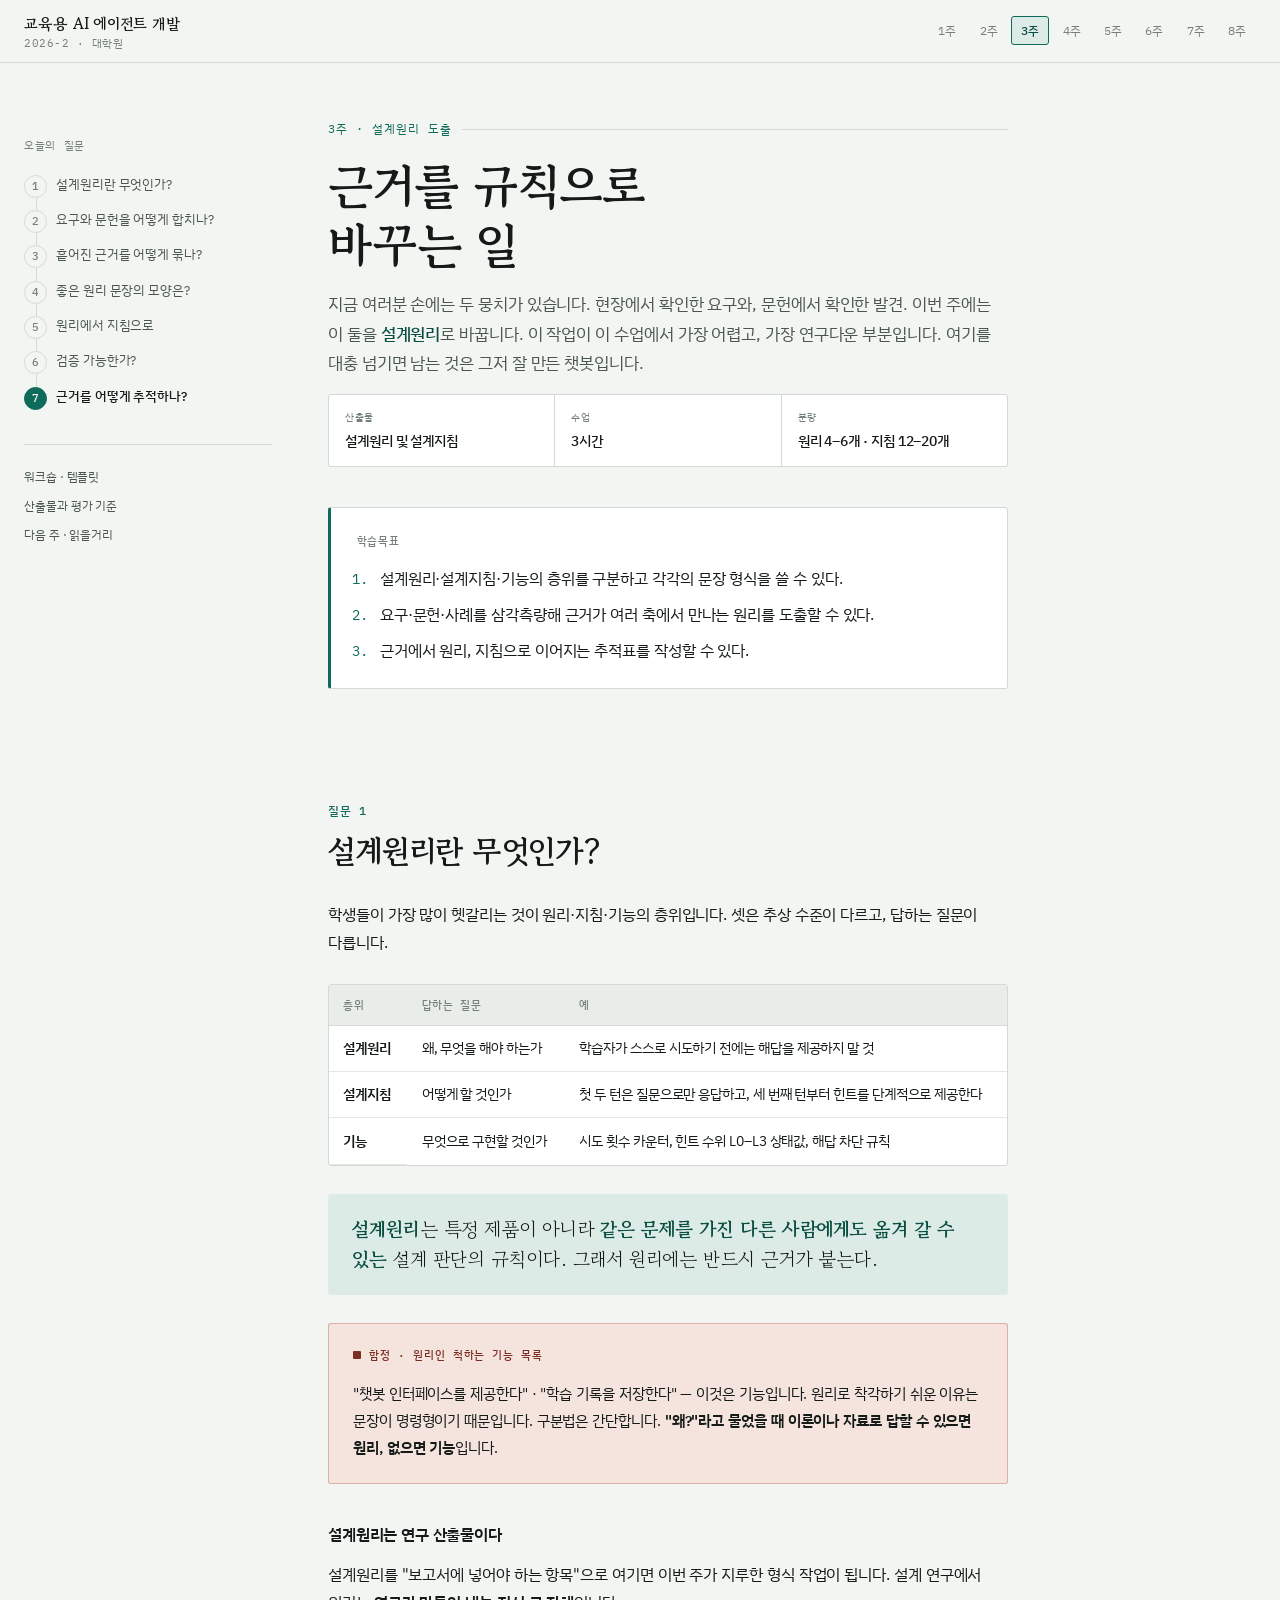
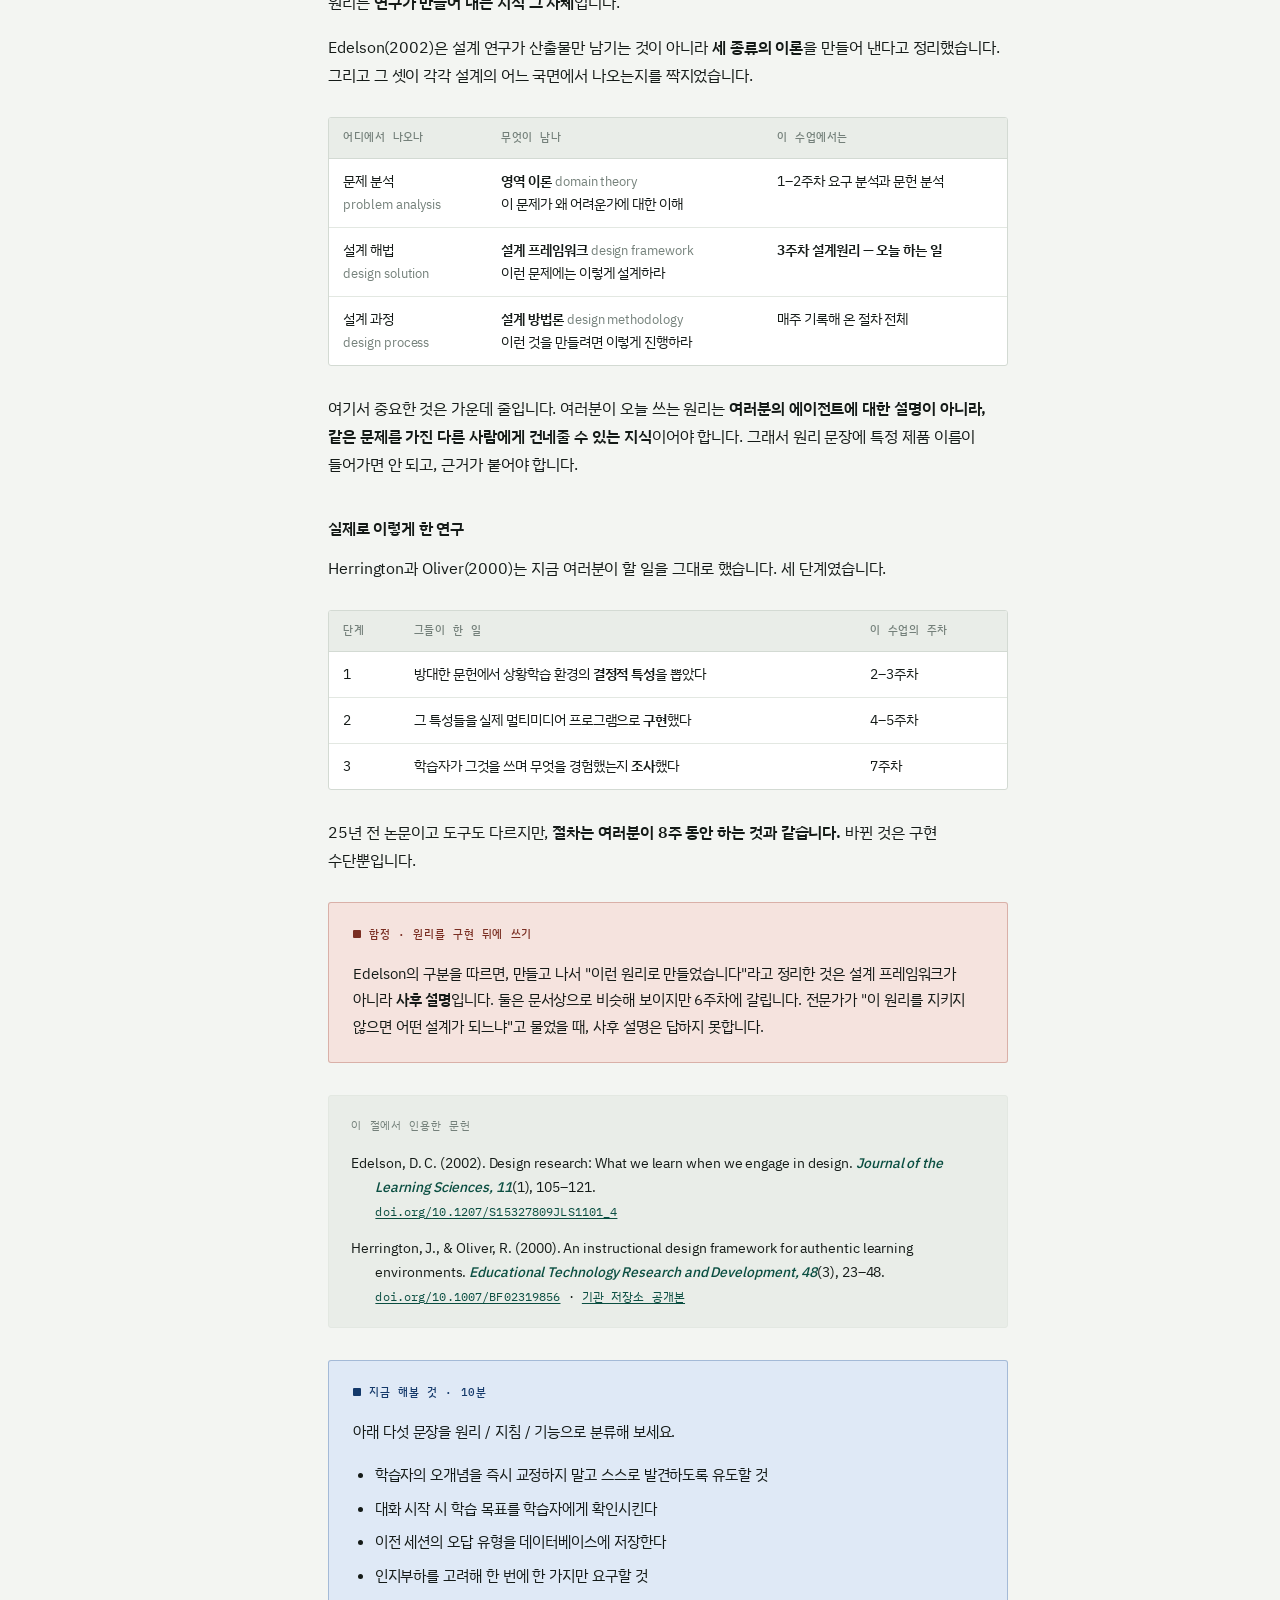
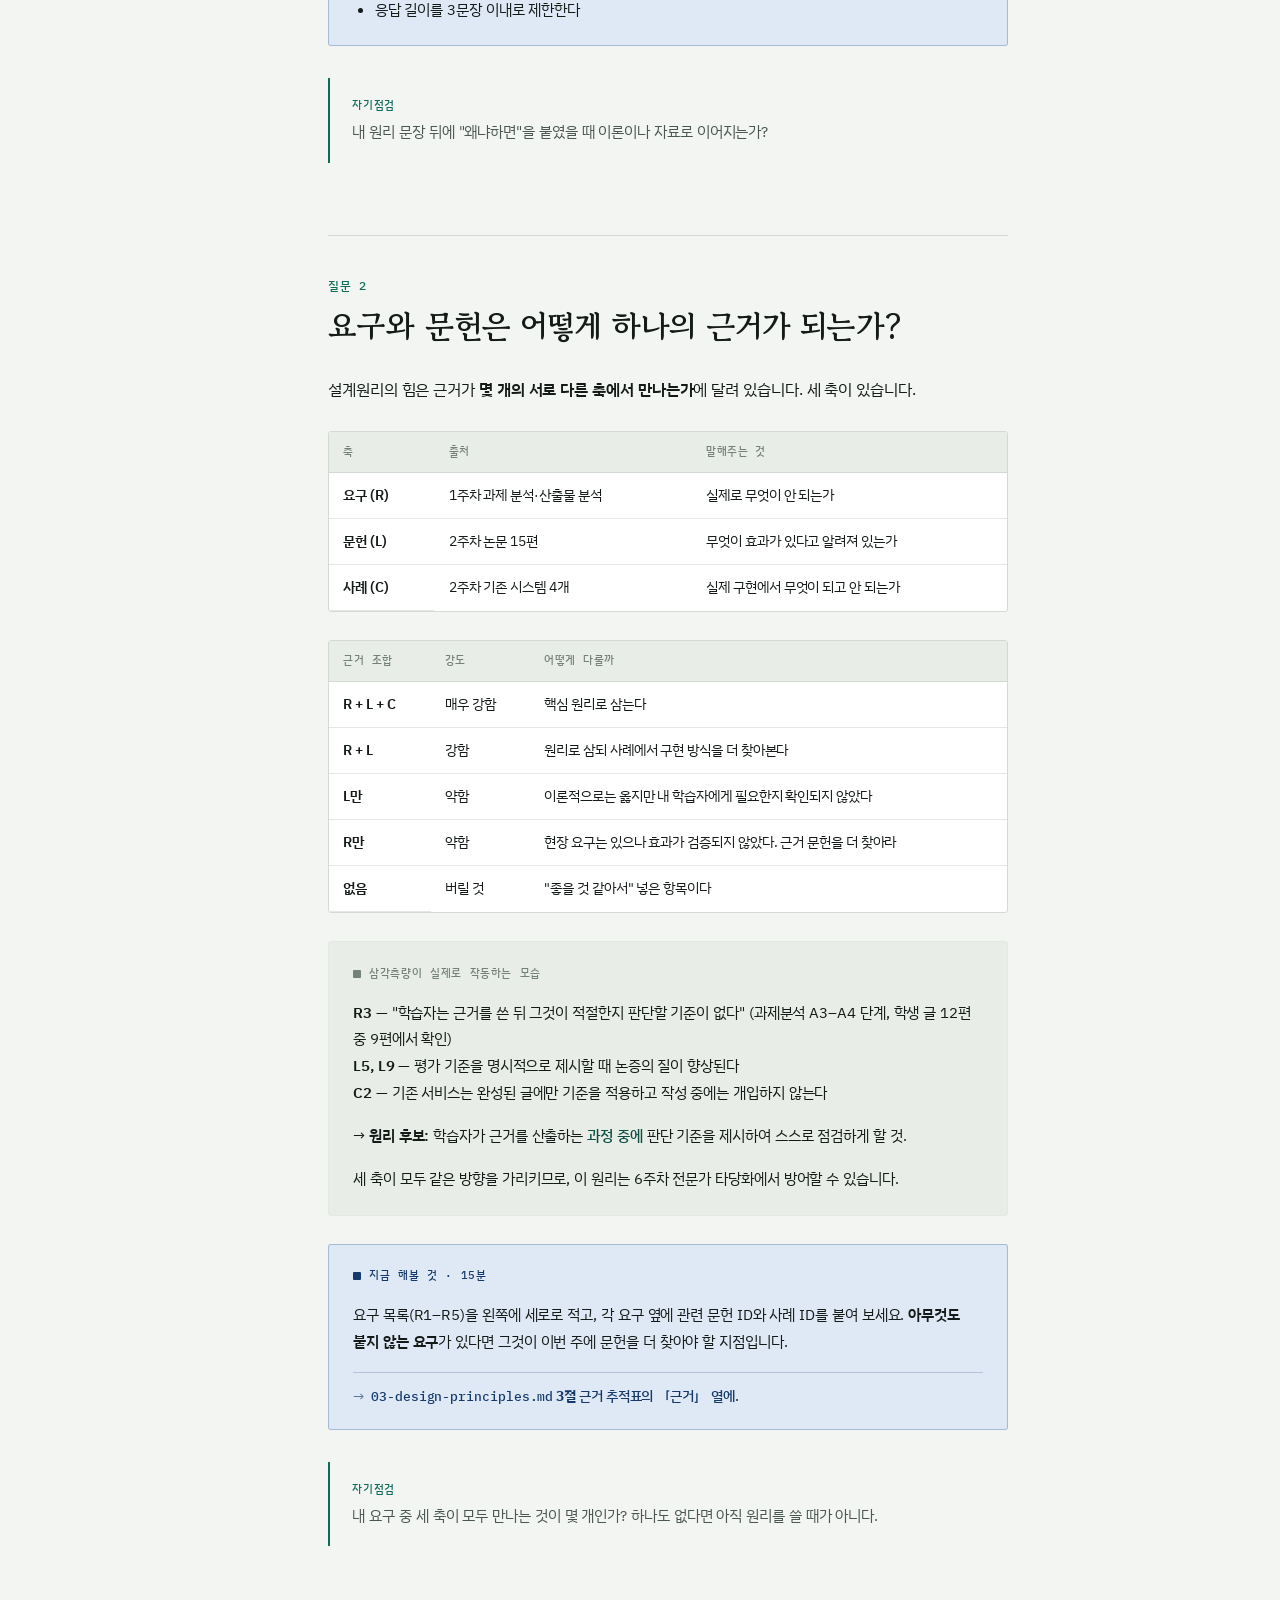
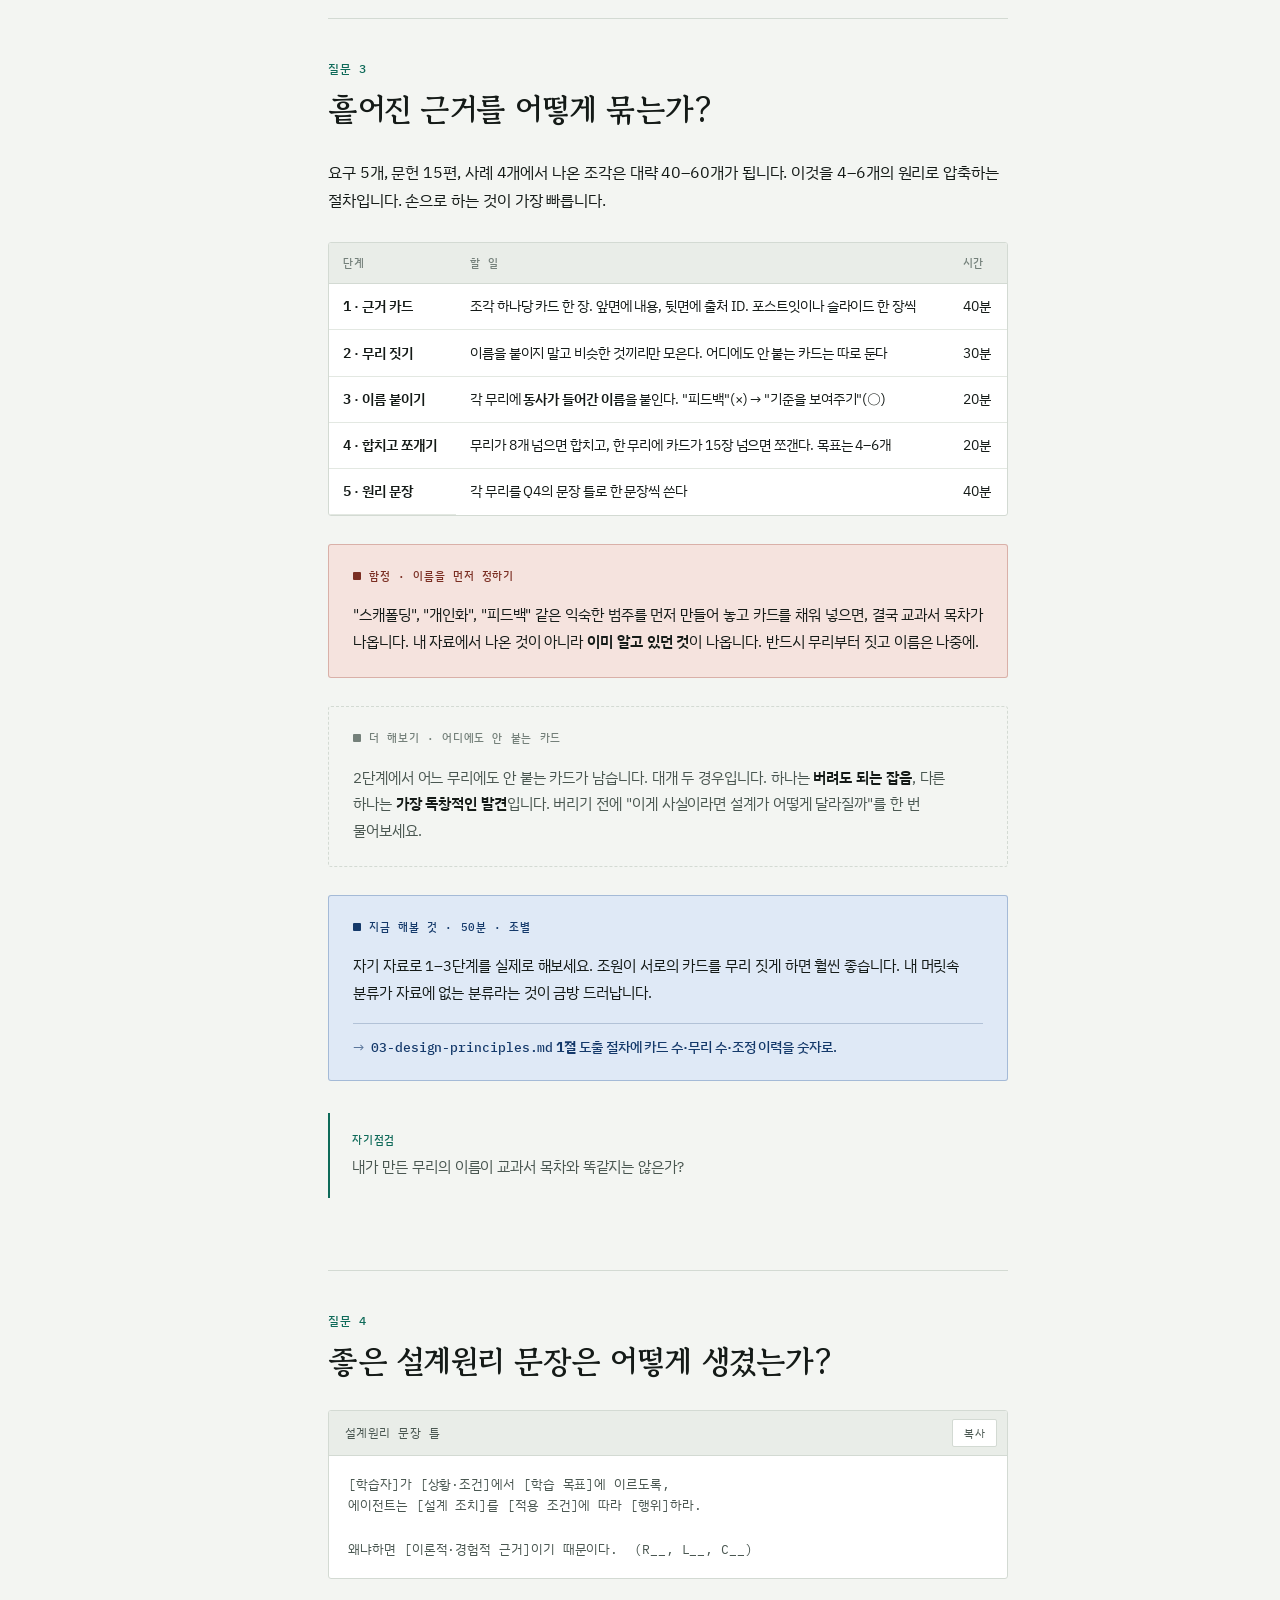
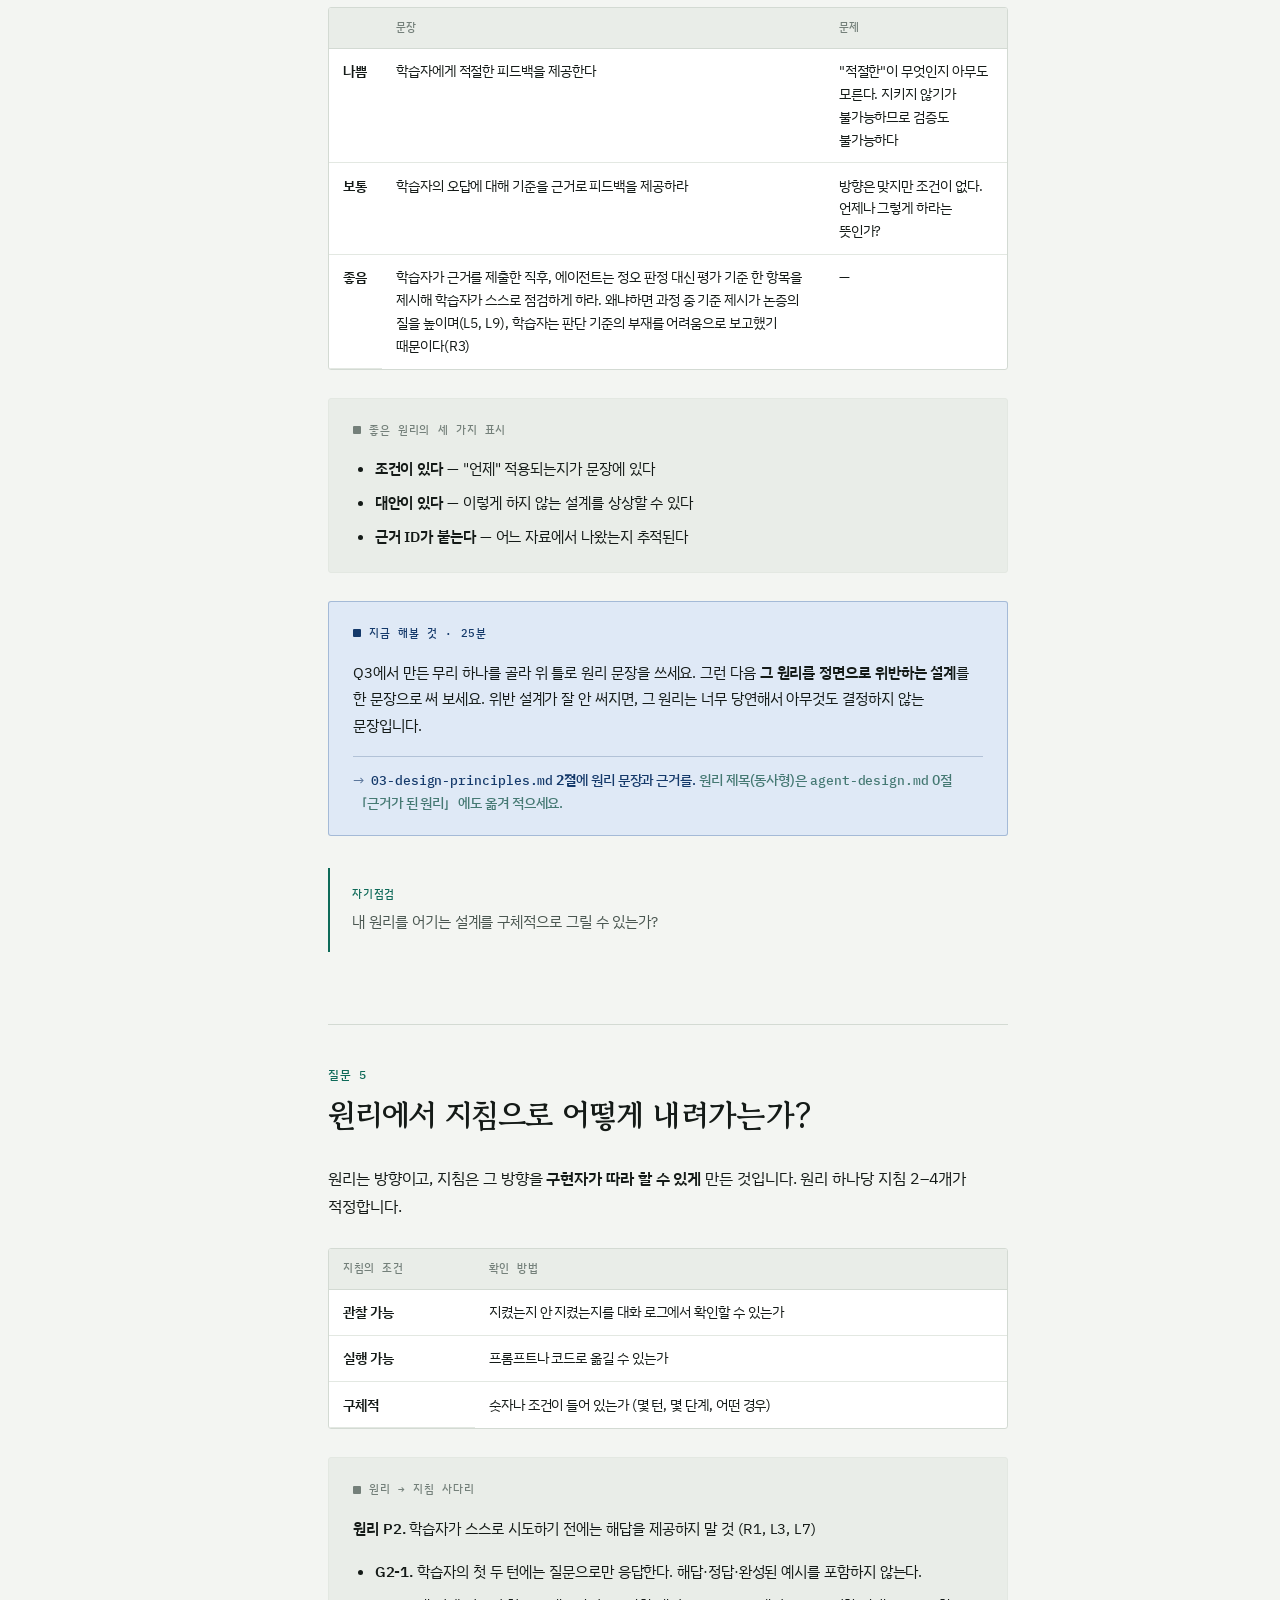
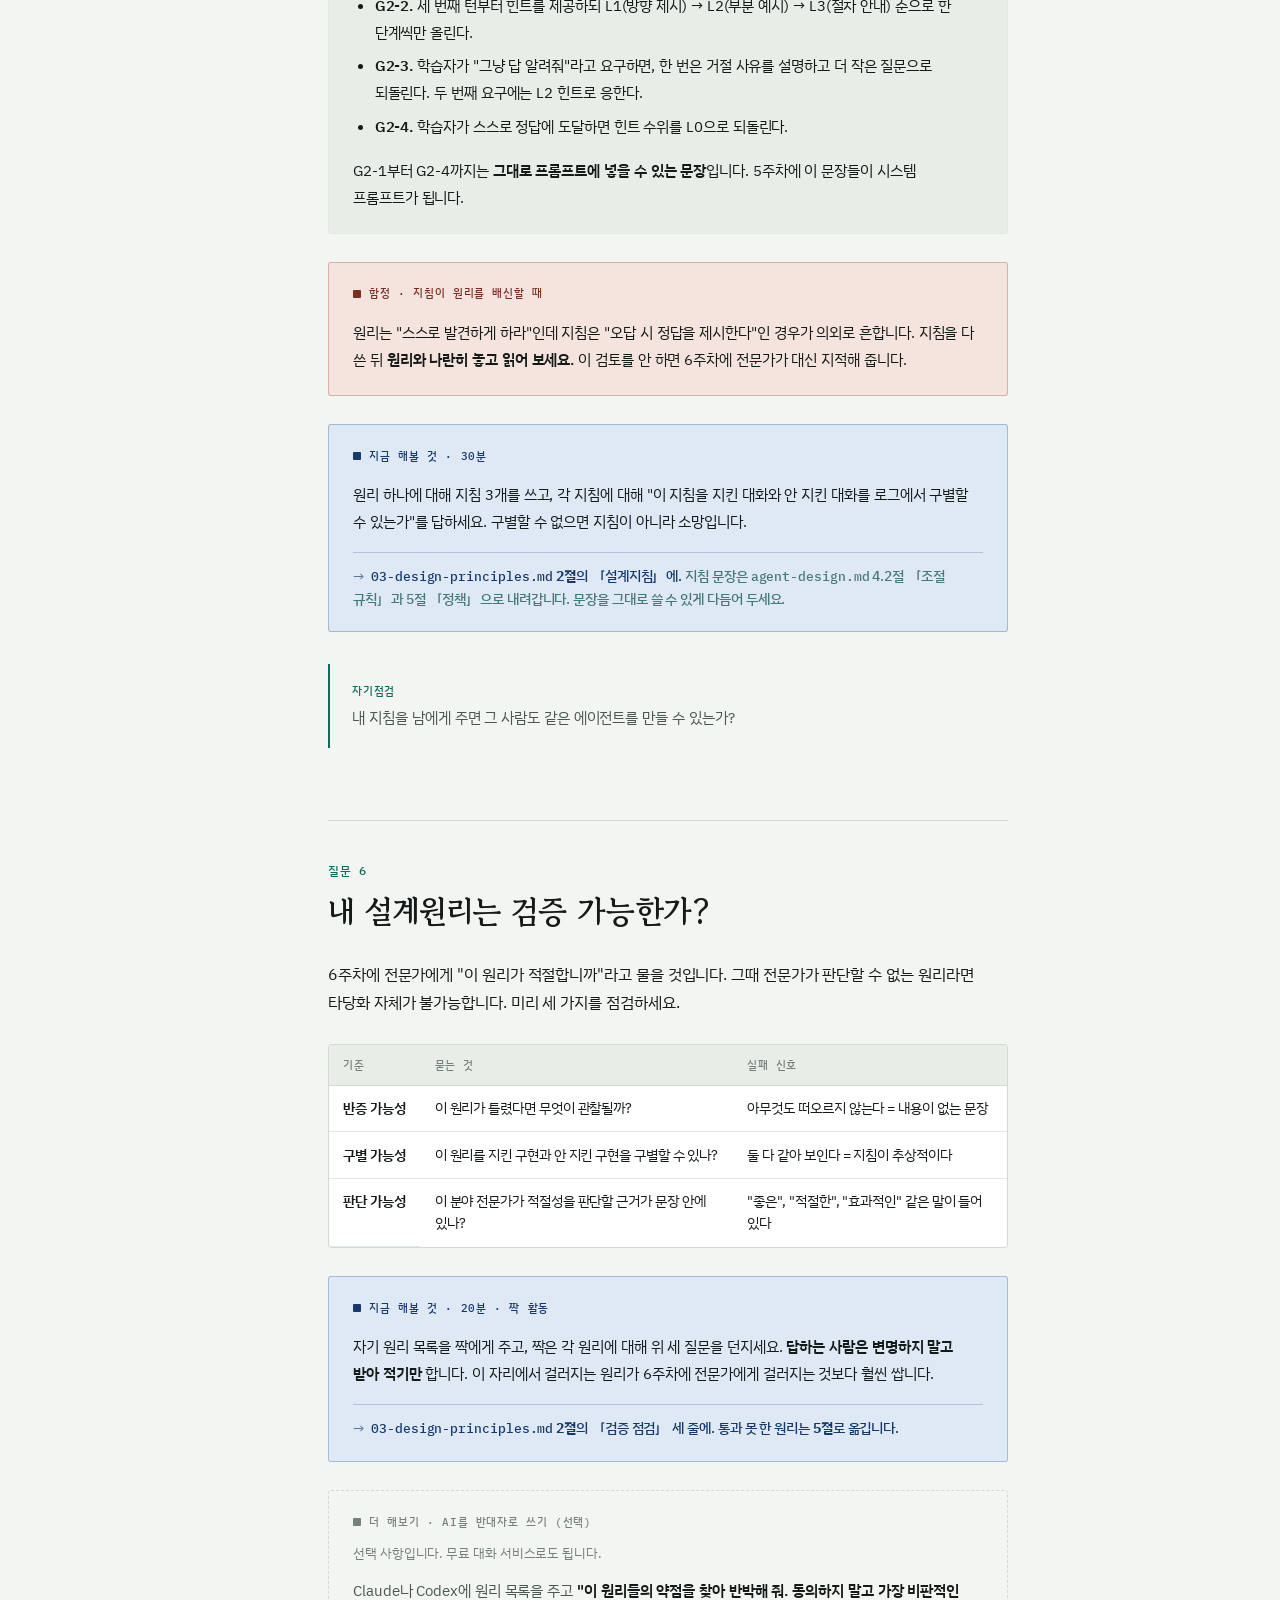
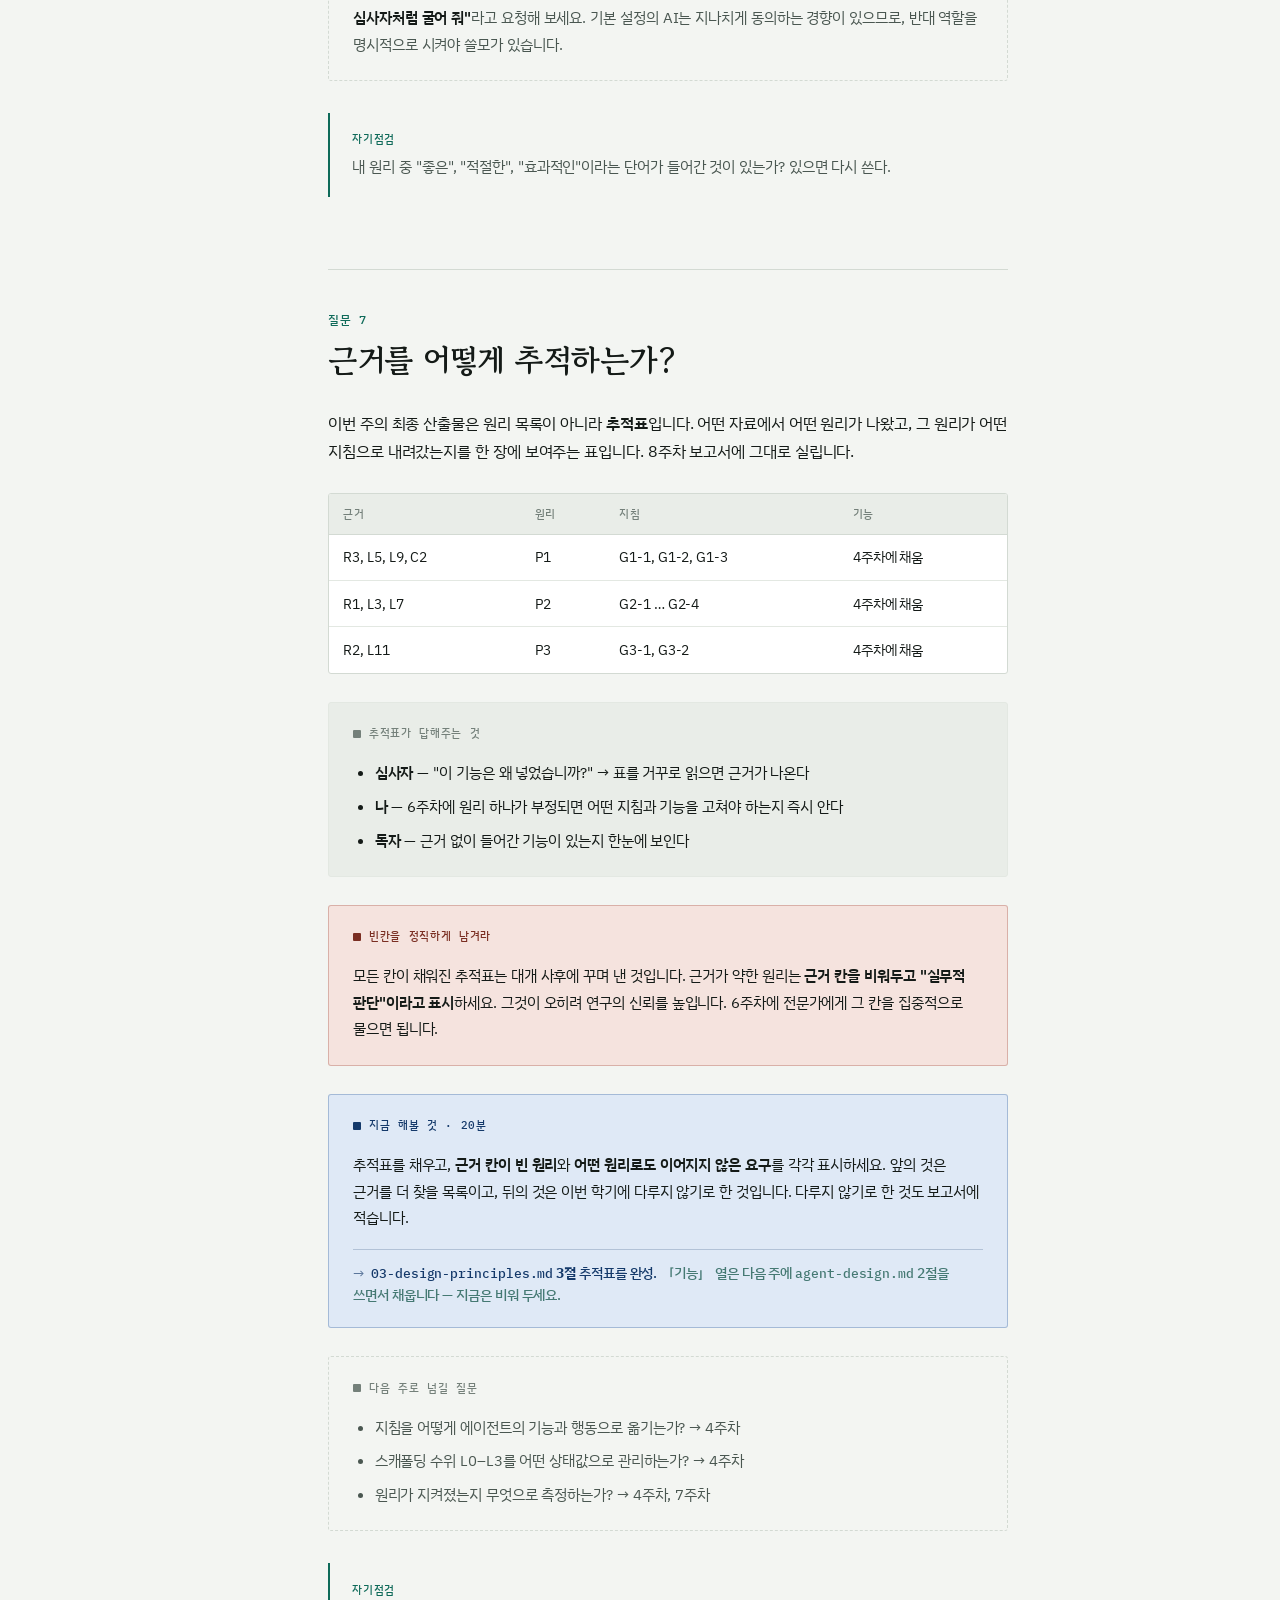
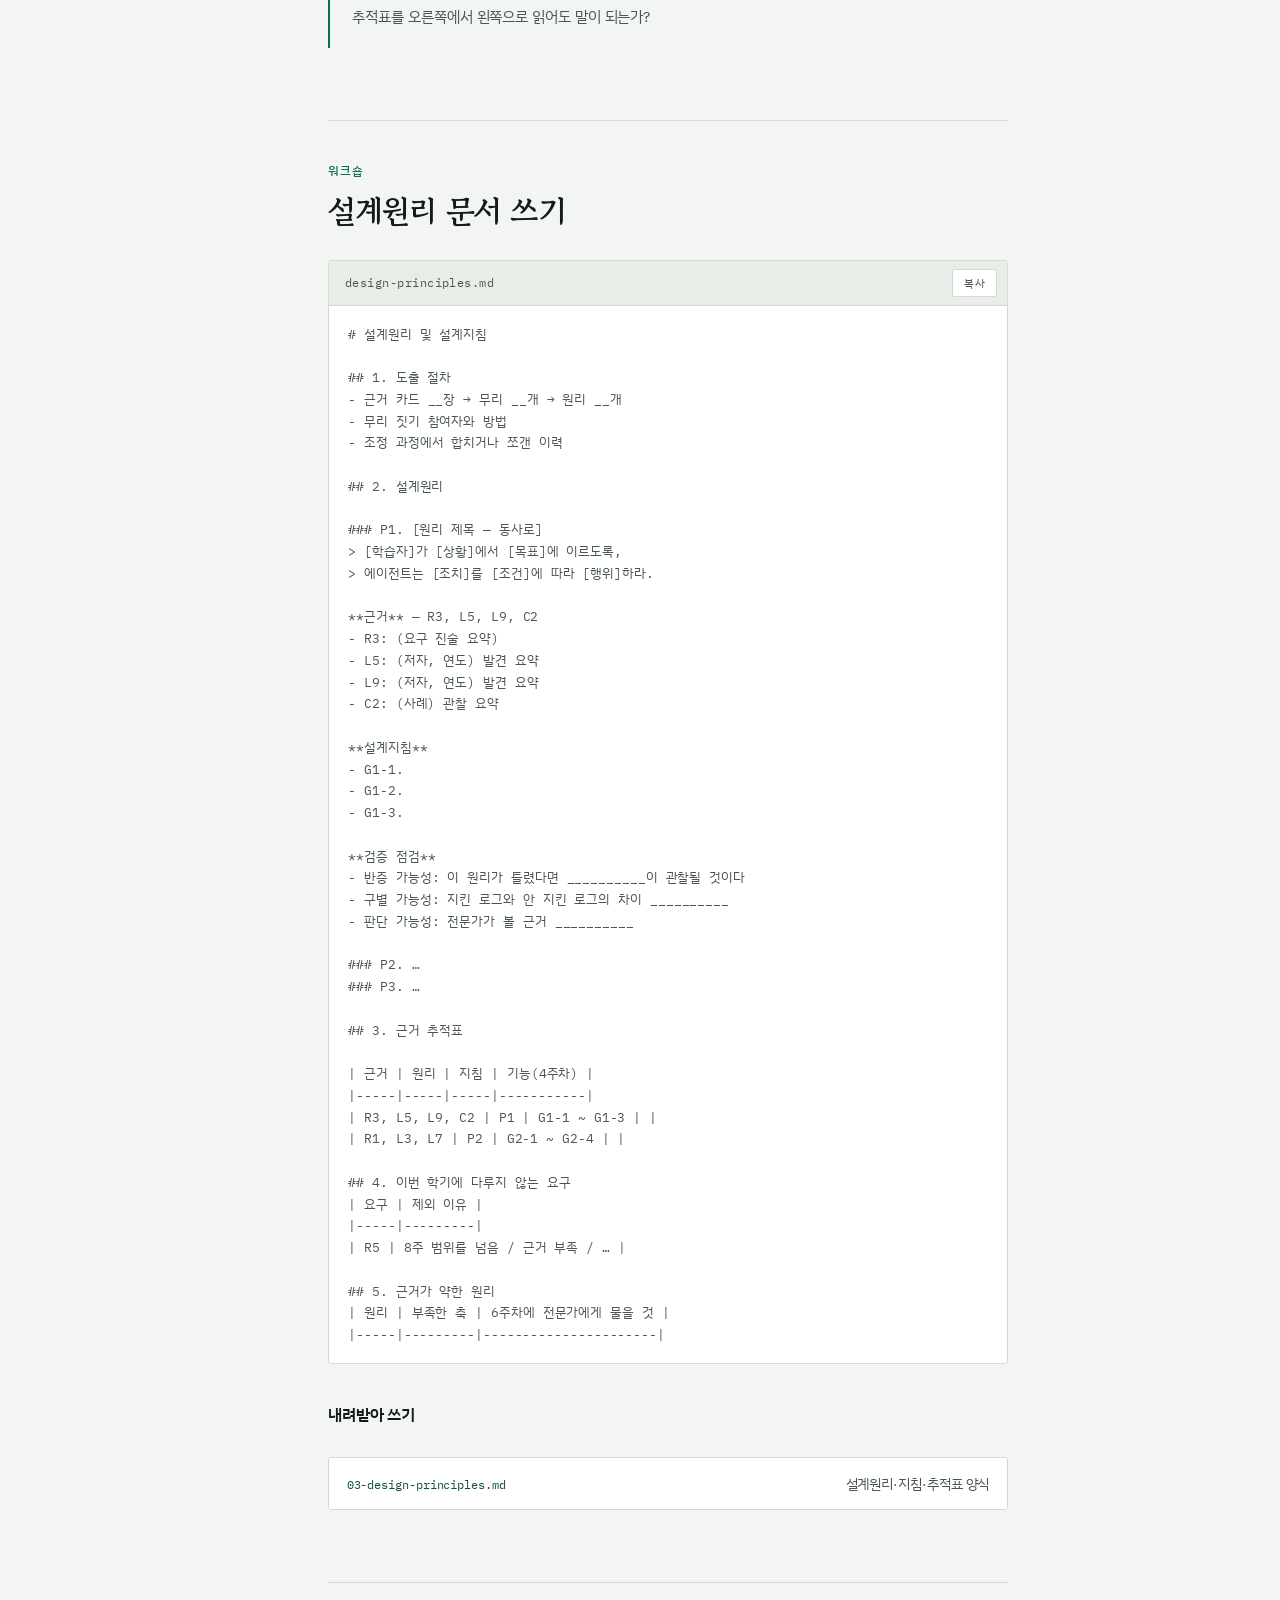
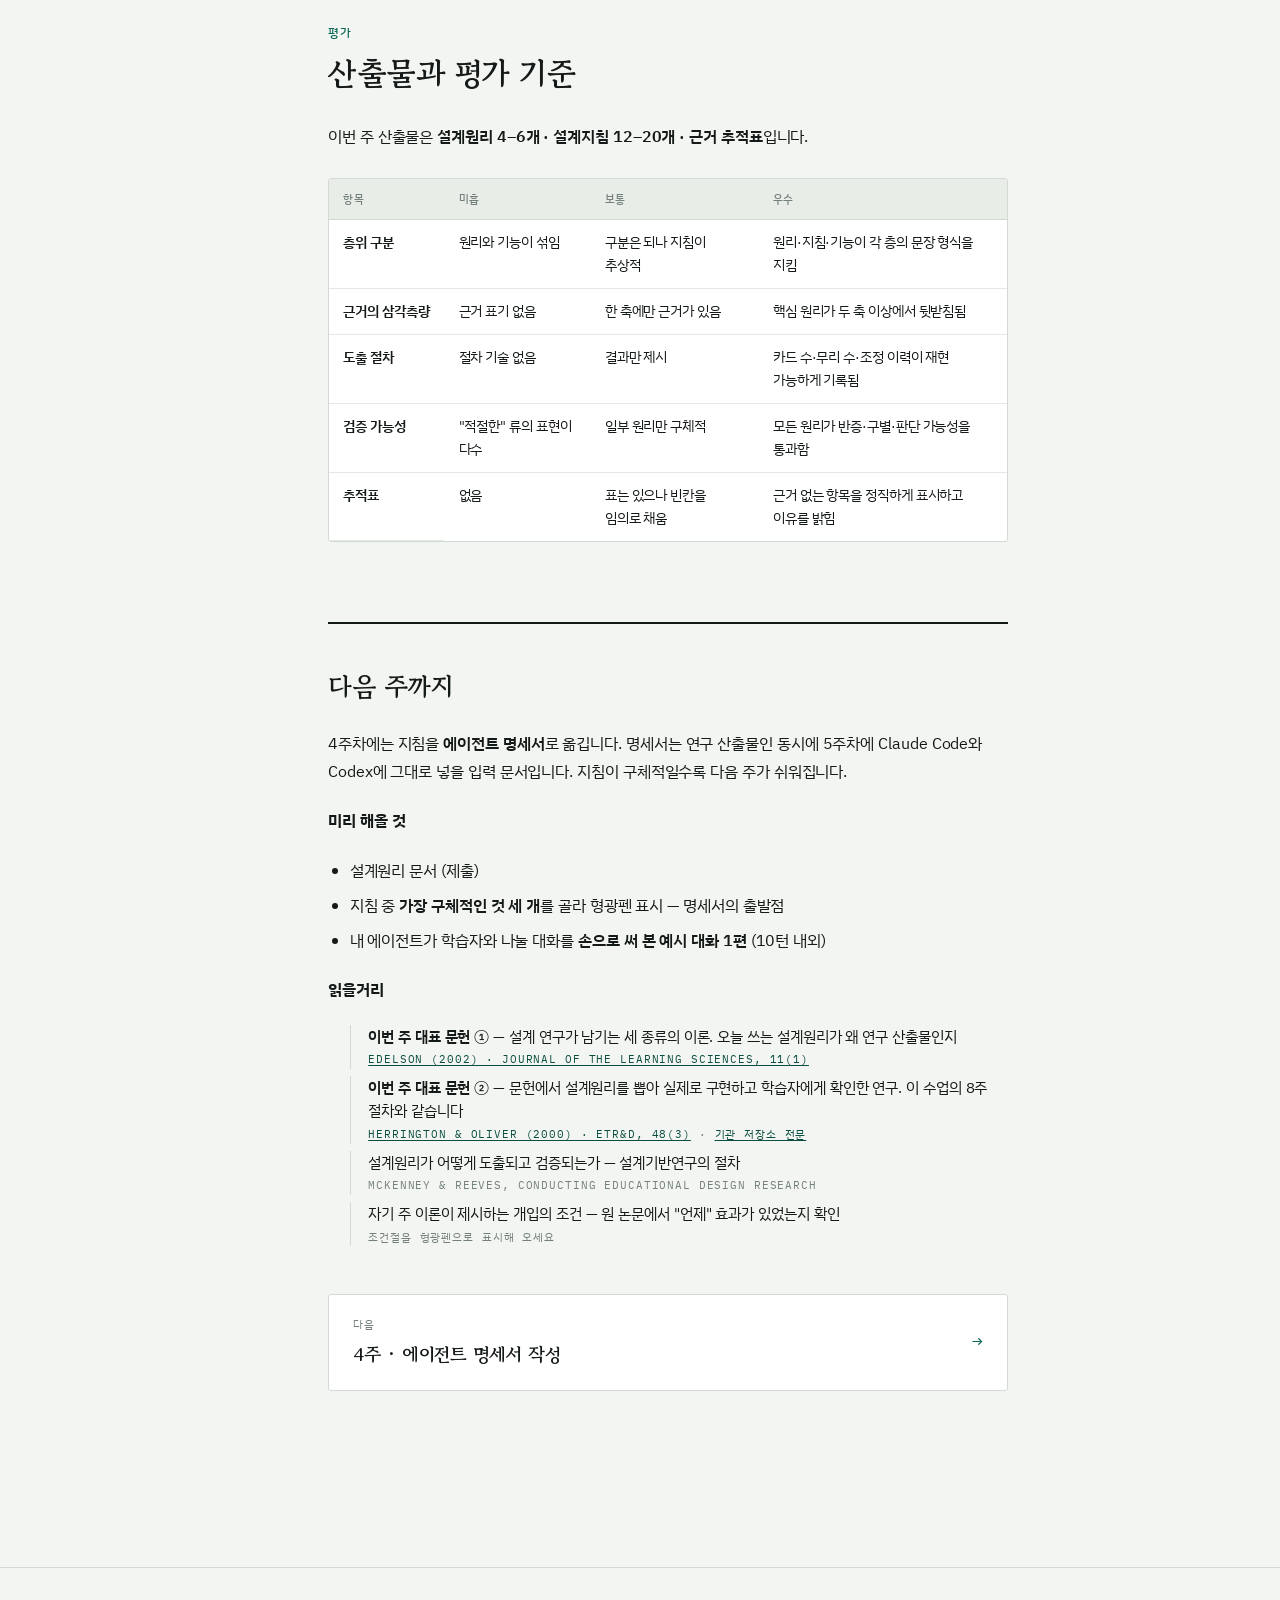
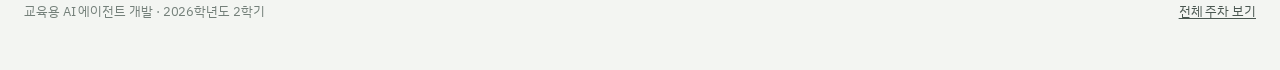
<file: week03.html>
<!DOCTYPE html>
<html lang="ko">
<head>
<meta charset="utf-8">
<meta name="viewport" content="width=device-width, initial-scale=1">
<title>3주 설계원리 도출 · 교육용 AI 에이전트 개발</title>
<meta name="description" content="요구와 문헌을 검증 가능한 설계원리와 설계지침으로 바꾸는 절차, 3주차 강의 노트.">
<link rel="preconnect" href="https://fonts.googleapis.com">
<link rel="preconnect" href="https://fonts.gstatic.com" crossorigin>
<link rel="stylesheet" href="https://fonts.googleapis.com/css2?family=Gowun+Batang:wght@400;700&family=IBM+Plex+Mono:wght@400;500&family=IBM+Plex+Sans+KR:wght@400;500;600&display=swap">
<link rel="stylesheet" href="assets/style.css?v=11">
<link rel="icon" href="data:image/svg+xml,<svg xmlns='http://www.w3.org/2000/svg' viewBox='0 0 32 32'><text y='26' font-size='26'>📐</text></svg>">
</head>
<body>

<a class="skip" href="#doc">본문으로 건너뛰기</a>

<header class="topbar">
  <div class="topbar__in">
    <a class="brand" href="index.html">교육용 AI 에이전트 개발<span class="brand__sub">2026-2 · 대학원</span></a>
    <nav class="weeknav" aria-label="주차 이동">
      <a href="week01.html">1주</a>
      <a href="week02.html">2주</a>
      <a href="week03.html" aria-current="page">3주</a>
      <a href="week04.html">4주</a>
      <a href="week05.html">5주</a>
      <a href="week06.html">6주</a>
      <a href="week07.html">7주</a>
      <a href="week08.html">8주</a>
    </nav>
  </div>
</header>

<div class="shell">

  <aside class="rail">
    <p class="rail__label">오늘의 질문</p>
    <ol class="chain">
      <li><a href="#q1"><span class="n">1</span><span>설계원리란 무엇인가?</span></a></li>
      <li><a href="#q2"><span class="n">2</span><span>요구와 문헌을 어떻게 합치나?</span></a></li>
      <li><a href="#q3"><span class="n">3</span><span>흩어진 근거를 어떻게 묶나?</span></a></li>
      <li><a href="#q4"><span class="n">4</span><span>좋은 원리 문장의 모양은?</span></a></li>
      <li><a href="#q5"><span class="n">5</span><span>원리에서 지침으로</span></a></li>
      <li><a href="#q6"><span class="n">6</span><span>검증 가능한가?</span></a></li>
      <li><a href="#q7"><span class="n">7</span><span>근거를 어떻게 추적하나?</span></a></li>
    </ol>
    <div class="rail__foot">
      <a href="#workshop">워크숍 · 템플릿</a>
      <a href="#submit">산출물과 평가 기준</a>
      <a href="#next">다음 주 · 읽을거리</a>
    </div>
  </aside>

  <main class="doc" id="doc">

    <div class="head">
      <p class="eyebrow">3주 · 설계원리 도출</p>
      <h1>근거를 규칙으로<br>바꾸는 일</h1>
      <p class="lede">
        지금 여러분 손에는 두 뭉치가 있습니다. 현장에서 확인한 요구와, 문헌에서 확인한 발견.
        이번 주에는 이 둘을 <em>설계원리</em>로 바꿉니다. 이 작업이 이 수업에서 가장 어렵고,
        가장 연구다운 부분입니다. 여기를 대충 넘기면 남는 것은 그저 잘 만든 챗봇입니다.
      </p>

      <dl class="meta">
        <div><dt>산출물</dt><dd>설계원리 및 설계지침</dd></div>
        <div><dt>수업</dt><dd>3시간</dd></div>
        <div><dt>분량</dt><dd>원리 4–6개 · 지침 12–20개</dd></div>
      </dl>

      <div class="goals">
        <h2>학습목표</h2>
        <ol>
          <li>설계원리·설계지침·기능의 층위를 구분하고 각각의 문장 형식을 쓸 수 있다.</li>
          <li>요구·문헌·사례를 삼각측량해 근거가 여러 축에서 만나는 원리를 도출할 수 있다.</li>
          <li>근거에서 원리, 지침으로 이어지는 추적표를 작성할 수 있다.</li>
        </ol>
      </div>
    </div>

    <!-- ================= Q1 ================= -->
    <section class="q" id="q1">
      <div class="q__head">
        <span class="q__n">질문 1</span>
        <h2>설계원리란 무엇인가?</h2>
      </div>

      <p>
        학생들이 가장 많이 헷갈리는 것이 원리·지침·기능의 층위입니다. 셋은 추상 수준이 다르고,
        답하는 질문이 다릅니다.
      </p>

      <div class="tw">
        <table>
          <thead><tr><th>층위</th><th>답하는 질문</th><th>예</th></tr></thead>
          <tbody>
            <tr>
              <th>설계원리</th>
              <td>왜, 무엇을 해야 하는가</td>
              <td>학습자가 스스로 시도하기 전에는 해답을 제공하지 말 것</td>
            </tr>
            <tr>
              <th>설계지침</th>
              <td>어떻게 할 것인가</td>
              <td>첫 두 턴은 질문으로만 응답하고, 세 번째 턴부터 힌트를 단계적으로 제공한다</td>
            </tr>
            <tr>
              <th>기능</th>
              <td>무엇으로 구현할 것인가</td>
              <td>시도 횟수 카운터, 힌트 수위 L0–L3 상태값, 해답 차단 규칙</td>
            </tr>
          </tbody>
        </table>
      </div>

      <div class="define">
        <b>설계원리</b>는 특정 제품이 아니라 <b>같은 문제를 가진 다른 사람에게도 옮겨 갈 수 있는</b>
        설계 판단의 규칙이다. 그래서 원리에는 반드시 근거가 붙는다.
      </div>

      <div class="box box--warn">
        <p class="box__t">함정 · 원리인 척하는 기능 목록</p>
        <p>
          "챗봇 인터페이스를 제공한다" · "학습 기록을 저장한다" — 이것은 기능입니다.
          원리로 착각하기 쉬운 이유는 문장이 명령형이기 때문입니다. 구분법은 간단합니다.
          <strong>"왜?"라고 물었을 때 이론이나 자료로 답할 수 있으면 원리, 없으면 기능</strong>입니다.
        </p>
      </div>

      <h3>설계원리는 연구 산출물이다</h3>

      <p>
        설계원리를 "보고서에 넣어야 하는 항목"으로 여기면 이번 주가 지루한 형식 작업이
        됩니다. 설계 연구에서 원리는 <strong>연구가 만들어 내는 지식 그 자체</strong>입니다.
      </p>

      <p>
        Edelson(2002)은 설계 연구가 산출물만 남기는 것이 아니라 <strong>세 종류의 이론</strong>을
        만들어 낸다고 정리했습니다. 그리고 그 셋이 각각 설계의 어느 국면에서 나오는지를
        짝지었습니다.
      </p>

      <div class="tw">
        <table>
          <thead><tr><th>어디에서 나오나</th><th>무엇이 남나</th><th>이 수업에서는</th></tr></thead>
          <tbody>
            <tr>
              <td>문제 분석<br><span class="muted">problem analysis</span></td>
              <td><strong>영역 이론</strong> <span class="muted">domain theory</span><br>이 문제가 왜 어려운가에 대한 이해</td>
              <td>1–2주차 요구 분석과 문헌 분석</td>
            </tr>
            <tr>
              <td>설계 해법<br><span class="muted">design solution</span></td>
              <td><strong>설계 프레임워크</strong> <span class="muted">design framework</span><br>이런 문제에는 이렇게 설계하라</td>
              <td><strong>3주차 설계원리 — 오늘 하는 일</strong></td>
            </tr>
            <tr>
              <td>설계 과정<br><span class="muted">design process</span></td>
              <td><strong>설계 방법론</strong> <span class="muted">design methodology</span><br>이런 것을 만들려면 이렇게 진행하라</td>
              <td>매주 기록해 온 절차 전체</td>
            </tr>
          </tbody>
        </table>
      </div>

      <p>
        여기서 중요한 것은 가운데 줄입니다. 여러분이 오늘 쓰는 원리는
        <strong>여러분의 에이전트에 대한 설명이 아니라, 같은 문제를 가진 다른 사람에게
        건네줄 수 있는 지식</strong>이어야 합니다. 그래서 원리 문장에 특정 제품 이름이
        들어가면 안 되고, 근거가 붙어야 합니다.
      </p>

      <h3>실제로 이렇게 한 연구</h3>

      <p>
        Herrington과 Oliver(2000)는 지금 여러분이 할 일을 그대로 했습니다. 세 단계였습니다.
      </p>

      <div class="tw">
        <table>
          <thead><tr><th>단계</th><th>그들이 한 일</th><th>이 수업의 주차</th></tr></thead>
          <tbody>
            <tr><td>1</td><td>방대한 문헌에서 상황학습 환경의 <strong>결정적 특성</strong>을 뽑았다</td><td>2–3주차</td></tr>
            <tr><td>2</td><td>그 특성들을 실제 멀티미디어 프로그램으로 <strong>구현</strong>했다</td><td>4–5주차</td></tr>
            <tr><td>3</td><td>학습자가 그것을 쓰며 무엇을 경험했는지 <strong>조사</strong>했다</td><td>7주차</td></tr>
          </tbody>
        </table>
      </div>

      <p>
        25년 전 논문이고 도구도 다르지만, <strong>절차는 여러분이 8주 동안 하는 것과
        같습니다.</strong> 바뀐 것은 구현 수단뿐입니다.
      </p>

      <div class="box box--warn">
        <p class="box__t">함정 · 원리를 구현 뒤에 쓰기</p>
        <p>
          Edelson의 구분을 따르면, 만들고 나서 "이런 원리로 만들었습니다"라고 정리한 것은
          설계 프레임워크가 아니라 <strong>사후 설명</strong>입니다. 둘은 문서상으로 비슷해
          보이지만 6주차에 갈립니다. 전문가가 "이 원리를 지키지 않으면 어떤 설계가
          되느냐"고 물었을 때, 사후 설명은 답하지 못합니다.
        </p>
      </div>

      <div class="cite">
        <p class="cite__t">이 절에서 인용한 문헌</p>
        <ol>
          <li>Edelson, D. C. (2002). Design research: What we learn when we engage in design.
            <em>Journal of the Learning Sciences, 11</em>(1), 105–121.
            <span class="rl"><a href="https://doi.org/10.1207/S15327809JLS1101_4">doi.org/10.1207/S15327809JLS1101_4</a></span></li>
          <li>Herrington, J., &amp; Oliver, R. (2000). An instructional design framework for
            authentic learning environments. <em>Educational Technology Research and
            Development, 48</em>(3), 23–48.
            <span class="rl"><a href="https://doi.org/10.1007/BF02319856">doi.org/10.1007/BF02319856</a>
            · <a href="https://ro.uow.edu.au/edupapers/31/">기관 저장소 공개본</a></span></li>
        </ol>
      </div>

      <div class="box box--do">
        <p class="box__t">지금 해볼 것 · 10분</p>
        <p>
          아래 다섯 문장을 원리 / 지침 / 기능으로 분류해 보세요.
        </p>
        <ul>
          <li>학습자의 오개념을 즉시 교정하지 말고 스스로 발견하도록 유도할 것</li>
          <li>대화 시작 시 학습 목표를 학습자에게 확인시킨다</li>
          <li>이전 세션의 오답 유형을 데이터베이스에 저장한다</li>
          <li>인지부하를 고려해 한 번에 한 가지만 요구할 것</li>
          <li>응답 길이를 3문장 이내로 제한한다</li>
        </ul>
      </div>

      <div class="check">
        <b>자기점검</b>
        내 원리 문장 뒤에 "왜냐하면"을 붙였을 때 이론이나 자료로 이어지는가?
      </div>
    </section>

    <!-- ================= Q2 ================= -->
    <section class="q" id="q2">
      <div class="q__head">
        <span class="q__n">질문 2</span>
        <h2>요구와 문헌은 어떻게 하나의 근거가 되는가?</h2>
      </div>

      <p>
        설계원리의 힘은 근거가 <strong>몇 개의 서로 다른 축에서 만나는가</strong>에 달려 있습니다.
        세 축이 있습니다.
      </p>

      <div class="tw">
        <table>
          <thead><tr><th>축</th><th>출처</th><th>말해주는 것</th></tr></thead>
          <tbody>
            <tr><th>요구 (R)</th><td>1주차 과제 분석·산출물 분석</td><td>실제로 무엇이 안 되는가</td></tr>
            <tr><th>문헌 (L)</th><td>2주차 논문 15편</td><td>무엇이 효과가 있다고 알려져 있는가</td></tr>
            <tr><th>사례 (C)</th><td>2주차 기존 시스템 4개</td><td>실제 구현에서 무엇이 되고 안 되는가</td></tr>
          </tbody>
        </table>
      </div>

      <div class="tw">
        <table>
          <thead><tr><th>근거 조합</th><th>강도</th><th>어떻게 다룰까</th></tr></thead>
          <tbody>
            <tr><th>R + L + C</th><td>매우 강함</td><td>핵심 원리로 삼는다</td></tr>
            <tr><th>R + L</th><td>강함</td><td>원리로 삼되 사례에서 구현 방식을 더 찾아본다</td></tr>
            <tr><th>L만</th><td>약함</td><td>이론적으로는 옳지만 내 학습자에게 필요한지 확인되지 않았다</td></tr>
            <tr><th>R만</th><td>약함</td><td>현장 요구는 있으나 효과가 검증되지 않았다. 근거 문헌을 더 찾아라</td></tr>
            <tr><th>없음</th><td>버릴 것</td><td>"좋을 것 같아서" 넣은 항목이다</td></tr>
          </tbody>
        </table>
      </div>

      <div class="box box--eg">
        <p class="box__t">삼각측량이 실제로 작동하는 모습</p>
        <p>
          <strong>R3</strong> — "학습자는 근거를 쓴 뒤 그것이 적절한지 판단할 기준이 없다"
          (과제분석 A3–A4 단계, 학생 글 12편 중 9편에서 확인)<br>
          <strong>L5, L9</strong> — 평가 기준을 명시적으로 제시할 때 논증의 질이 향상된다<br>
          <strong>C2</strong> — 기존 서비스는 완성된 글에만 기준을 적용하고 작성 중에는 개입하지 않는다
        </p>
        <p>
          → <strong>원리 후보:</strong> 학습자가 근거를 산출하는 <em>과정 중에</em> 판단 기준을
          제시하여 스스로 점검하게 할 것.
        </p>
        <p>
          세 축이 모두 같은 방향을 가리키므로, 이 원리는 6주차 전문가 타당화에서
          방어할 수 있습니다.
        </p>
      </div>

      <div class="box box--do">
        <p class="box__t">지금 해볼 것 · 15분</p>
        <p>
          요구 목록(R1–R5)을 왼쪽에 세로로 적고, 각 요구 옆에 관련 문헌 ID와 사례 ID를
          붙여 보세요. <strong>아무것도 붙지 않는 요구</strong>가 있다면 그것이 이번 주에
          문헌을 더 찾아야 할 지점입니다.
        </p>
        <p class="goto"><code>03-design-principles.md</code> <b>3절</b> 근거 추적표의 「근거」 열에.</p>
      </div>

      <div class="check">
        <b>자기점검</b>
        내 요구 중 세 축이 모두 만나는 것이 몇 개인가? 하나도 없다면 아직 원리를 쓸 때가 아니다.
      </div>
    </section>

    <!-- ================= Q3 ================= -->
    <section class="q" id="q3">
      <div class="q__head">
        <span class="q__n">질문 3</span>
        <h2>흩어진 근거를 어떻게 묶는가?</h2>
      </div>

      <p>
        요구 5개, 문헌 15편, 사례 4개에서 나온 조각은 대략 40–60개가 됩니다.
        이것을 4–6개의 원리로 압축하는 절차입니다. 손으로 하는 것이 가장 빠릅니다.
      </p>

      <div class="tw">
        <table>
          <thead><tr><th>단계</th><th>할 일</th><th>시간</th></tr></thead>
          <tbody>
            <tr>
              <th>1 · 근거 카드</th>
              <td>조각 하나당 카드 한 장. 앞면에 내용, 뒷면에 출처 ID. 포스트잇이나 슬라이드 한 장씩</td>
              <td>40분</td>
            </tr>
            <tr>
              <th>2 · 무리 짓기</th>
              <td>이름을 붙이지 말고 비슷한 것끼리만 모은다. 어디에도 안 붙는 카드는 따로 둔다</td>
              <td>30분</td>
            </tr>
            <tr>
              <th>3 · 이름 붙이기</th>
              <td>각 무리에 <strong>동사가 들어간 이름</strong>을 붙인다. "피드백"(×) → "기준을 보여주기"(○)</td>
              <td>20분</td>
            </tr>
            <tr>
              <th>4 · 합치고 쪼개기</th>
              <td>무리가 8개 넘으면 합치고, 한 무리에 카드가 15장 넘으면 쪼갠다. 목표는 4–6개</td>
              <td>20분</td>
            </tr>
            <tr>
              <th>5 · 원리 문장</th>
              <td>각 무리를 Q4의 문장 틀로 한 문장씩 쓴다</td>
              <td>40분</td>
            </tr>
          </tbody>
        </table>
      </div>

      <div class="box box--warn">
        <p class="box__t">함정 · 이름을 먼저 정하기</p>
        <p>
          "스캐폴딩", "개인화", "피드백" 같은 익숙한 범주를 먼저 만들어 놓고 카드를
          채워 넣으면, 결국 교과서 목차가 나옵니다. 내 자료에서 나온 것이 아니라
          <strong>이미 알고 있던 것</strong>이 나옵니다. 반드시 무리부터 짓고 이름은 나중에.
        </p>
      </div>

      <div class="box box--more">
        <p class="box__t">더 해보기 · 어디에도 안 붙는 카드</p>
        <p>
          2단계에서 어느 무리에도 안 붙는 카드가 남습니다. 대개 두 경우입니다.
          하나는 <strong>버려도 되는 잡음</strong>, 다른 하나는 <strong>가장 독창적인 발견</strong>입니다.
          버리기 전에 "이게 사실이라면 설계가 어떻게 달라질까"를 한 번 물어보세요.
        </p>
      </div>

      <div class="box box--do">
        <p class="box__t">지금 해볼 것 · 50분 · 조별</p>
        <p>
          자기 자료로 1–3단계를 실제로 해보세요. 조원이 서로의 카드를 무리 짓게 하면
          훨씬 좋습니다. 내 머릿속 분류가 자료에 없는 분류라는 것이 금방 드러납니다.
        </p>
        <p class="goto"><code>03-design-principles.md</code> <b>1절</b> 도출 절차에 카드 수·무리 수·조정 이력을 숫자로.</p>
      </div>

      <div class="check">
        <b>자기점검</b>
        내가 만든 무리의 이름이 교과서 목차와 똑같지는 않은가?
      </div>
    </section>

    <!-- ================= Q4 ================= -->
    <section class="q" id="q4">
      <div class="q__head">
        <span class="q__n">질문 4</span>
        <h2>좋은 설계원리 문장은 어떻게 생겼는가?</h2>
      </div>

      <div class="tpl">
        <div class="tpl__bar">
          <span class="tpl__name">설계원리 문장 틀</span>
          <button class="copy" type="button">복사</button>
        </div>
<pre><code>[학습자]가 [상황·조건]에서 [학습 목표]에 이르도록,
에이전트는 [설계 조치]를 [적용 조건]에 따라 [행위]하라.

왜냐하면 [이론적·경험적 근거]이기 때문이다.  (R__, L__, C__)</code></pre>
      </div>

      <div class="tw">
        <table>
          <thead><tr><th></th><th>문장</th><th>문제</th></tr></thead>
          <tbody>
            <tr>
              <th>나쁨</th>
              <td>학습자에게 적절한 피드백을 제공한다</td>
              <td>"적절한"이 무엇인지 아무도 모른다. 지키지 않기가 불가능하므로 검증도 불가능하다</td>
            </tr>
            <tr>
              <th>보통</th>
              <td>학습자의 오답에 대해 기준을 근거로 피드백을 제공하라</td>
              <td>방향은 맞지만 조건이 없다. 언제나 그렇게 하라는 뜻인가?</td>
            </tr>
            <tr>
              <th>좋음</th>
              <td>학습자가 근거를 제출한 직후, 에이전트는 정오 판정 대신 평가 기준 한 항목을 제시해 학습자가 스스로 점검하게 하라. 왜냐하면 과정 중 기준 제시가 논증의 질을 높이며(L5, L9), 학습자는 판단 기준의 부재를 어려움으로 보고했기 때문이다(R3)</td>
              <td>—</td>
            </tr>
          </tbody>
        </table>
      </div>

      <div class="box box--eg">
        <p class="box__t">좋은 원리의 세 가지 표시</p>
        <ul>
          <li><strong>조건이 있다</strong> — "언제" 적용되는지가 문장에 있다</li>
          <li><strong>대안이 있다</strong> — 이렇게 하지 않는 설계를 상상할 수 있다</li>
          <li><strong>근거 ID가 붙는다</strong> — 어느 자료에서 나왔는지 추적된다</li>
        </ul>
      </div>

      <div class="box box--do">
        <p class="box__t">지금 해볼 것 · 25분</p>
        <p>
          Q3에서 만든 무리 하나를 골라 위 틀로 원리 문장을 쓰세요. 그런 다음
          <strong>그 원리를 정면으로 위반하는 설계</strong>를 한 문장으로 써 보세요.
          위반 설계가 잘 안 써지면, 그 원리는 너무 당연해서 아무것도 결정하지 않는 문장입니다.
        </p>
        <p class="goto"><code>03-design-principles.md</code> <b>2절</b>에 원리 문장과 근거를. <em>원리 제목(동사형)은 <code>agent-design.md</code> 0절 「근거가 된 원리」에도 옮겨 적으세요.</em></p>
      </div>

      <div class="check">
        <b>자기점검</b>
        내 원리를 어기는 설계를 구체적으로 그릴 수 있는가?
      </div>
    </section>

    <!-- ================= Q5 ================= -->
    <section class="q" id="q5">
      <div class="q__head">
        <span class="q__n">질문 5</span>
        <h2>원리에서 지침으로 어떻게 내려가는가?</h2>
      </div>

      <p>
        원리는 방향이고, 지침은 그 방향을 <strong>구현자가 따라 할 수 있게</strong> 만든 것입니다.
        원리 하나당 지침 2–4개가 적정합니다.
      </p>

      <div class="tw">
        <table>
          <thead><tr><th>지침의 조건</th><th>확인 방법</th></tr></thead>
          <tbody>
            <tr><th>관찰 가능</th><td>지켰는지 안 지켰는지를 대화 로그에서 확인할 수 있는가</td></tr>
            <tr><th>실행 가능</th><td>프롬프트나 코드로 옮길 수 있는가</td></tr>
            <tr><th>구체적</th><td>숫자나 조건이 들어 있는가 (몇 턴, 몇 단계, 어떤 경우)</td></tr>
          </tbody>
        </table>
      </div>

      <div class="box box--eg">
        <p class="box__t">원리 → 지침 사다리</p>
        <p><strong>원리 P2.</strong> 학습자가 스스로 시도하기 전에는 해답을 제공하지 말 것 (R1, L3, L7)</p>
        <ul>
          <li><strong>G2-1.</strong> 학습자의 첫 두 턴에는 질문으로만 응답한다. 해답·정답·완성된 예시를 포함하지 않는다.</li>
          <li><strong>G2-2.</strong> 세 번째 턴부터 힌트를 제공하되 L1(방향 제시) → L2(부분 예시) → L3(절차 안내) 순으로 한 단계씩만 올린다.</li>
          <li><strong>G2-3.</strong> 학습자가 "그냥 답 알려줘"라고 요구하면, 한 번은 거절 사유를 설명하고 더 작은 질문으로 되돌린다. 두 번째 요구에는 L2 힌트로 응한다.</li>
          <li><strong>G2-4.</strong> 학습자가 스스로 정답에 도달하면 힌트 수위를 L0으로 되돌린다.</li>
        </ul>
        <p>
          G2-1부터 G2-4까지는 <strong>그대로 프롬프트에 넣을 수 있는 문장</strong>입니다.
          5주차에 이 문장들이 시스템 프롬프트가 됩니다.
        </p>
      </div>

      <div class="box box--warn">
        <p class="box__t">함정 · 지침이 원리를 배신할 때</p>
        <p>
          원리는 "스스로 발견하게 하라"인데 지침은 "오답 시 정답을 제시한다"인 경우가
          의외로 흔합니다. 지침을 다 쓴 뒤 <strong>원리와 나란히 놓고 읽어 보세요.</strong>
          이 검토를 안 하면 6주차에 전문가가 대신 지적해 줍니다.
        </p>
      </div>

      <div class="box box--do">
        <p class="box__t">지금 해볼 것 · 30분</p>
        <p>
          원리 하나에 대해 지침 3개를 쓰고, 각 지침에 대해
          "이 지침을 지킨 대화와 안 지킨 대화를 로그에서 구별할 수 있는가"를 답하세요.
          구별할 수 없으면 지침이 아니라 소망입니다.
        </p>
        <p class="goto"><code>03-design-principles.md</code> <b>2절</b>의 「설계지침」에. <em>지침 문장은 <code>agent-design.md</code> 4.2절 「조절 규칙」과 5절 「정책」으로 내려갑니다. 문장을 그대로 쓸 수 있게 다듬어 두세요.</em></p>
      </div>

      <div class="check">
        <b>자기점검</b>
        내 지침을 남에게 주면 그 사람도 같은 에이전트를 만들 수 있는가?
      </div>
    </section>

    <!-- ================= Q6 ================= -->
    <section class="q" id="q6">
      <div class="q__head">
        <span class="q__n">질문 6</span>
        <h2>내 설계원리는 검증 가능한가?</h2>
      </div>

      <p>
        6주차에 전문가에게 "이 원리가 적절합니까"라고 물을 것입니다. 그때 전문가가
        판단할 수 없는 원리라면 타당화 자체가 불가능합니다. 미리 세 가지를 점검하세요.
      </p>

      <div class="tw">
        <table>
          <thead><tr><th>기준</th><th>묻는 것</th><th>실패 신호</th></tr></thead>
          <tbody>
            <tr>
              <th>반증 가능성</th>
              <td>이 원리가 틀렸다면 무엇이 관찰될까?</td>
              <td>아무것도 떠오르지 않는다 = 내용이 없는 문장</td>
            </tr>
            <tr>
              <th>구별 가능성</th>
              <td>이 원리를 지킨 구현과 안 지킨 구현을 구별할 수 있나?</td>
              <td>둘 다 같아 보인다 = 지침이 추상적이다</td>
            </tr>
            <tr>
              <th>판단 가능성</th>
              <td>이 분야 전문가가 적절성을 판단할 근거가 문장 안에 있나?</td>
              <td>"좋은", "적절한", "효과적인" 같은 말이 들어 있다</td>
            </tr>
          </tbody>
        </table>
      </div>

      <div class="box box--do">
        <p class="box__t">지금 해볼 것 · 20분 · 짝 활동</p>
        <p>
          자기 원리 목록을 짝에게 주고, 짝은 각 원리에 대해 위 세 질문을 던지세요.
          <strong>답하는 사람은 변명하지 말고 받아 적기만</strong> 합니다.
          이 자리에서 걸러지는 원리가 6주차에 전문가에게 걸러지는 것보다 훨씬 쌉니다.
        </p>
        <p class="goto"><code>03-design-principles.md</code> <b>2절</b>의 「검증 점검」 세 줄에. 통과 못 한 원리는 <b>5절</b>로 옮깁니다.</p>
      </div>

      <div class="box box--more">
        <p class="box__t">더 해보기 · AI를 반대자로 쓰기 (선택)</p>
        <p class="tiny">선택 사항입니다. 무료 대화 서비스로도 됩니다.</p>
        <p>
          Claude나 Codex에 원리 목록을 주고 <strong>"이 원리들의 약점을 찾아 반박해 줘.
          동의하지 말고 가장 비판적인 심사자처럼 굴어 줘"</strong>라고 요청해 보세요.
          기본 설정의 AI는 지나치게 동의하는 경향이 있으므로, 반대 역할을 명시적으로
          시켜야 쓸모가 있습니다.
        </p>
      </div>

      <div class="check">
        <b>자기점검</b>
        내 원리 중 "좋은", "적절한", "효과적인"이라는 단어가 들어간 것이 있는가? 있으면 다시 쓴다.
      </div>
    </section>

    <!-- ================= Q7 ================= -->
    <section class="q" id="q7">
      <div class="q__head">
        <span class="q__n">질문 7</span>
        <h2>근거를 어떻게 추적하는가?</h2>
      </div>

      <p>
        이번 주의 최종 산출물은 원리 목록이 아니라 <strong>추적표</strong>입니다.
        어떤 자료에서 어떤 원리가 나왔고, 그 원리가 어떤 지침으로 내려갔는지를
        한 장에 보여주는 표입니다. 8주차 보고서에 그대로 실립니다.
      </p>

      <div class="tw">
        <table>
          <thead><tr><th>근거</th><th>원리</th><th>지침</th><th>기능</th></tr></thead>
          <tbody>
            <tr><td>R3, L5, L9, C2</td><td>P1</td><td>G1-1, G1-2, G1-3</td><td>4주차에 채움</td></tr>
            <tr><td>R1, L3, L7</td><td>P2</td><td>G2-1 … G2-4</td><td>4주차에 채움</td></tr>
            <tr><td>R2, L11</td><td>P3</td><td>G3-1, G3-2</td><td>4주차에 채움</td></tr>
          </tbody>
        </table>
      </div>

      <div class="box box--eg">
        <p class="box__t">추적표가 답해주는 것</p>
        <ul>
          <li><strong>심사자</strong> — "이 기능은 왜 넣었습니까?" → 표를 거꾸로 읽으면 근거가 나온다</li>
          <li><strong>나</strong> — 6주차에 원리 하나가 부정되면 어떤 지침과 기능을 고쳐야 하는지 즉시 안다</li>
          <li><strong>독자</strong> — 근거 없이 들어간 기능이 있는지 한눈에 보인다</li>
        </ul>
      </div>

      <div class="box box--warn">
        <p class="box__t">빈칸을 정직하게 남겨라</p>
        <p>
          모든 칸이 채워진 추적표는 대개 사후에 꾸며 낸 것입니다. 근거가 약한 원리는
          <strong>근거 칸을 비워두고 "실무적 판단"이라고 표시</strong>하세요. 그것이 오히려
          연구의 신뢰를 높입니다. 6주차에 전문가에게 그 칸을 집중적으로 물으면 됩니다.
        </p>
      </div>

      <div class="box box--do">
        <p class="box__t">지금 해볼 것 · 20분</p>
        <p>
          추적표를 채우고, <strong>근거 칸이 빈 원리</strong>와 <strong>어떤 원리로도 이어지지
          않은 요구</strong>를 각각 표시하세요. 앞의 것은 근거를 더 찾을 목록이고,
          뒤의 것은 이번 학기에 다루지 않기로 한 것입니다. 다루지 않기로 한 것도
          보고서에 적습니다.
        </p>
        <p class="goto"><code>03-design-principles.md</code> <b>3절</b> 추적표를 완성. <em>「기능」 열은 다음 주에 <code>agent-design.md</code> 2절을 쓰면서 채웁니다 — 지금은 비워 두세요.</em></p>
      </div>

      <div class="box box--more">
        <p class="box__t">다음 주로 넘길 질문</p>
        <ul>
          <li>지침을 어떻게 에이전트의 기능과 행동으로 옮기는가? → 4주차</li>
          <li>스캐폴딩 수위 L0–L3를 어떤 상태값으로 관리하는가? → 4주차</li>
          <li>원리가 지켜졌는지 무엇으로 측정하는가? → 4주차, 7주차</li>
        </ul>
      </div>

      <div class="check">
        <b>자기점검</b>
        추적표를 오른쪽에서 왼쪽으로 읽어도 말이 되는가?
      </div>
    </section>

    <!-- ================= 워크숍 ================= -->
    <section class="q" id="workshop">
      <div class="q__head">
        <span class="q__n">워크숍</span>
        <h2>설계원리 문서 쓰기</h2>
      </div>

      <div class="tpl">
        <div class="tpl__bar">
          <span class="tpl__name">design-principles.md</span>
          <button class="copy" type="button">복사</button>
        </div>
<pre><code># 설계원리 및 설계지침

## 1. 도출 절차
- 근거 카드 __장 → 무리 __개 → 원리 __개
- 무리 짓기 참여자와 방법
- 조정 과정에서 합치거나 쪼갠 이력

## 2. 설계원리

### P1. [원리 제목 — 동사로]
> [학습자]가 [상황]에서 [목표]에 이르도록,
> 에이전트는 [조치]를 [조건]에 따라 [행위]하라.

**근거** — R3, L5, L9, C2
- R3: (요구 진술 요약)
- L5: (저자, 연도) 발견 요약
- L9: (저자, 연도) 발견 요약
- C2: (사례) 관찰 요약

**설계지침**
- G1-1.
- G1-2.
- G1-3.

**검증 점검**
- 반증 가능성: 이 원리가 틀렸다면 __________이 관찰될 것이다
- 구별 가능성: 지킨 로그와 안 지킨 로그의 차이 __________
- 판단 가능성: 전문가가 볼 근거 __________

### P2. …
### P3. …

## 3. 근거 추적표

| 근거 | 원리 | 지침 | 기능(4주차) |
|-----|-----|-----|-----------|
| R3, L5, L9, C2 | P1 | G1-1 ~ G1-3 | |
| R1, L3, L7 | P2 | G2-1 ~ G2-4 | |

## 4. 이번 학기에 다루지 않는 요구
| 요구 | 제외 이유 |
|-----|---------|
| R5 | 8주 범위를 넘음 / 근거 부족 / … |

## 5. 근거가 약한 원리
| 원리 | 부족한 축 | 6주차에 전문가에게 물을 것 |
|-----|---------|----------------------|</code></pre>
      </div>

      <h3>내려받아 쓰기</h3>

      <div class="files">
        <a href="https://github.com/ldgit99/classic/blob/main/templates/03-design-principles.md">
          <span class="fn">03-design-principles.md</span>
          <span class="fd">설계원리·지침·추적표 양식</span>
        </a>
      </div>
    </section>

    <!-- ================= 제출 ================= -->
    <section class="q" id="submit">
      <div class="q__head">
        <span class="q__n">평가</span>
        <h2>산출물과 평가 기준</h2>
      </div>

      <p>
        이번 주 산출물은 <strong>설계원리 4–6개 · 설계지침 12–20개 · 근거 추적표</strong>입니다.
      </p>

      <div class="tw">
        <table>
          <thead><tr><th>항목</th><th>미흡</th><th>보통</th><th>우수</th></tr></thead>
          <tbody>
            <tr>
              <th>층위 구분</th>
              <td>원리와 기능이 섞임</td><td>구분은 되나 지침이 추상적</td>
              <td>원리·지침·기능이 각 층의 문장 형식을 지킴</td>
            </tr>
            <tr>
              <th>근거의 삼각측량</th>
              <td>근거 표기 없음</td><td>한 축에만 근거가 있음</td>
              <td>핵심 원리가 두 축 이상에서 뒷받침됨</td>
            </tr>
            <tr>
              <th>도출 절차</th>
              <td>절차 기술 없음</td><td>결과만 제시</td>
              <td>카드 수·무리 수·조정 이력이 재현 가능하게 기록됨</td>
            </tr>
            <tr>
              <th>검증 가능성</th>
              <td>"적절한" 류의 표현이 다수</td><td>일부 원리만 구체적</td>
              <td>모든 원리가 반증·구별·판단 가능성을 통과함</td>
            </tr>
            <tr>
              <th>추적표</th>
              <td>없음</td><td>표는 있으나 빈칸을 임의로 채움</td>
              <td>근거 없는 항목을 정직하게 표시하고 이유를 밝힘</td>
            </tr>
          </tbody>
        </table>
      </div>
    </section>

    <!-- ================= 다음 주 ================= -->
    <section class="wrap-up" id="next">
      <h2>다음 주까지</h2>

      <p>
        4주차에는 지침을 <strong>에이전트 명세서</strong>로 옮깁니다. 명세서는 연구 산출물인
        동시에 5주차에 Claude Code와 Codex에 그대로 넣을 입력 문서입니다. 지침이
        구체적일수록 다음 주가 쉬워집니다.
      </p>

      <h4>미리 해올 것</h4>
      <ul>
        <li>설계원리 문서 (제출)</li>
        <li>지침 중 <strong>가장 구체적인 것 세 개</strong>를 골라 형광펜 표시 — 명세서의 출발점</li>
        <li>내 에이전트가 학습자와 나눌 대화를 <strong>손으로 써 본 예시 대화 1편</strong> (10턴 내외)</li>
      </ul>

      <h4>읽을거리</h4>
      <ul class="refs">
        <li>
          <strong>이번 주 대표 문헌 ①</strong> — 설계 연구가 남기는 세 종류의 이론. 오늘 쓰는 설계원리가 왜 연구 산출물인지
          <span class="src"><a href="https://doi.org/10.1207/S15327809JLS1101_4">Edelson (2002) · Journal of the Learning Sciences, 11(1)</a></span>
        </li>
        <li>
          <strong>이번 주 대표 문헌 ②</strong> — 문헌에서 설계원리를 뽑아 실제로 구현하고 학습자에게 확인한 연구. 이 수업의 8주 절차와 같습니다
          <span class="src"><a href="https://doi.org/10.1007/BF02319856">Herrington &amp; Oliver (2000) · ETR&amp;D, 48(3)</a> · <a href="https://ro.uow.edu.au/edupapers/31/">기관 저장소 전문</a></span>
        </li>
        <li>
          설계원리가 어떻게 도출되고 검증되는가 — 설계기반연구의 절차
          <span class="src">McKenney &amp; Reeves, Conducting Educational Design Research</span>
        </li>
        <li>
          자기 주 이론이 제시하는 개입의 조건 — 원 논문에서 "언제" 효과가 있었는지 확인
          <span class="src">조건절을 형광펜으로 표시해 오세요</span>
        </li>
      </ul>

      <a class="nextlink" href="week04.html">
        <span>
          <span class="k">다음</span>
          <span class="v">4주 · 에이전트 명세서 작성</span>
        </span>
        <span class="arrow">→</span>
      </a>
    </section>

  </main>
</div>

<footer class="foot">
  <div class="foot__in">
    <span>교육용 AI 에이전트 개발 · 2026학년도 2학기</span>
    <span><a href="index.html">전체 주차 보기</a></span>
  </div>
</footer>

<script src="assets/notes.js?v=11"></script>
</body>
</html>
</file>
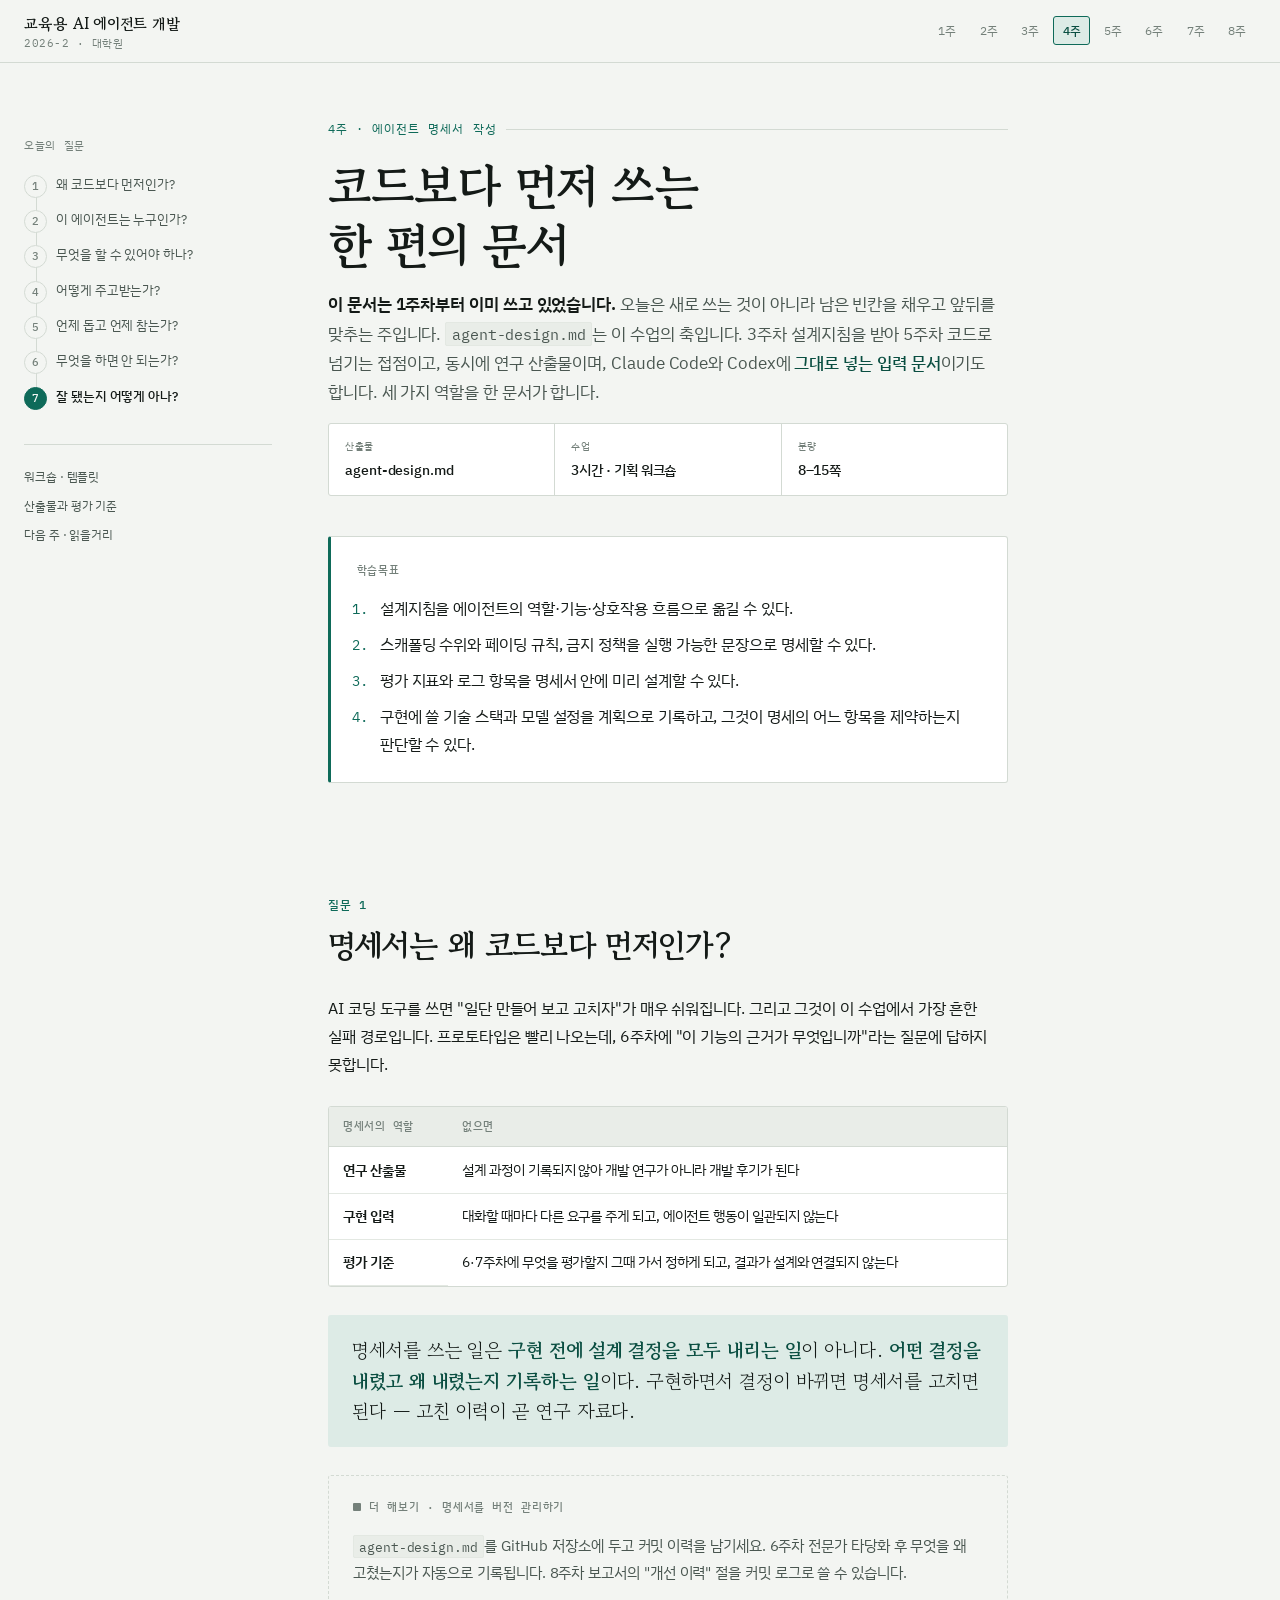
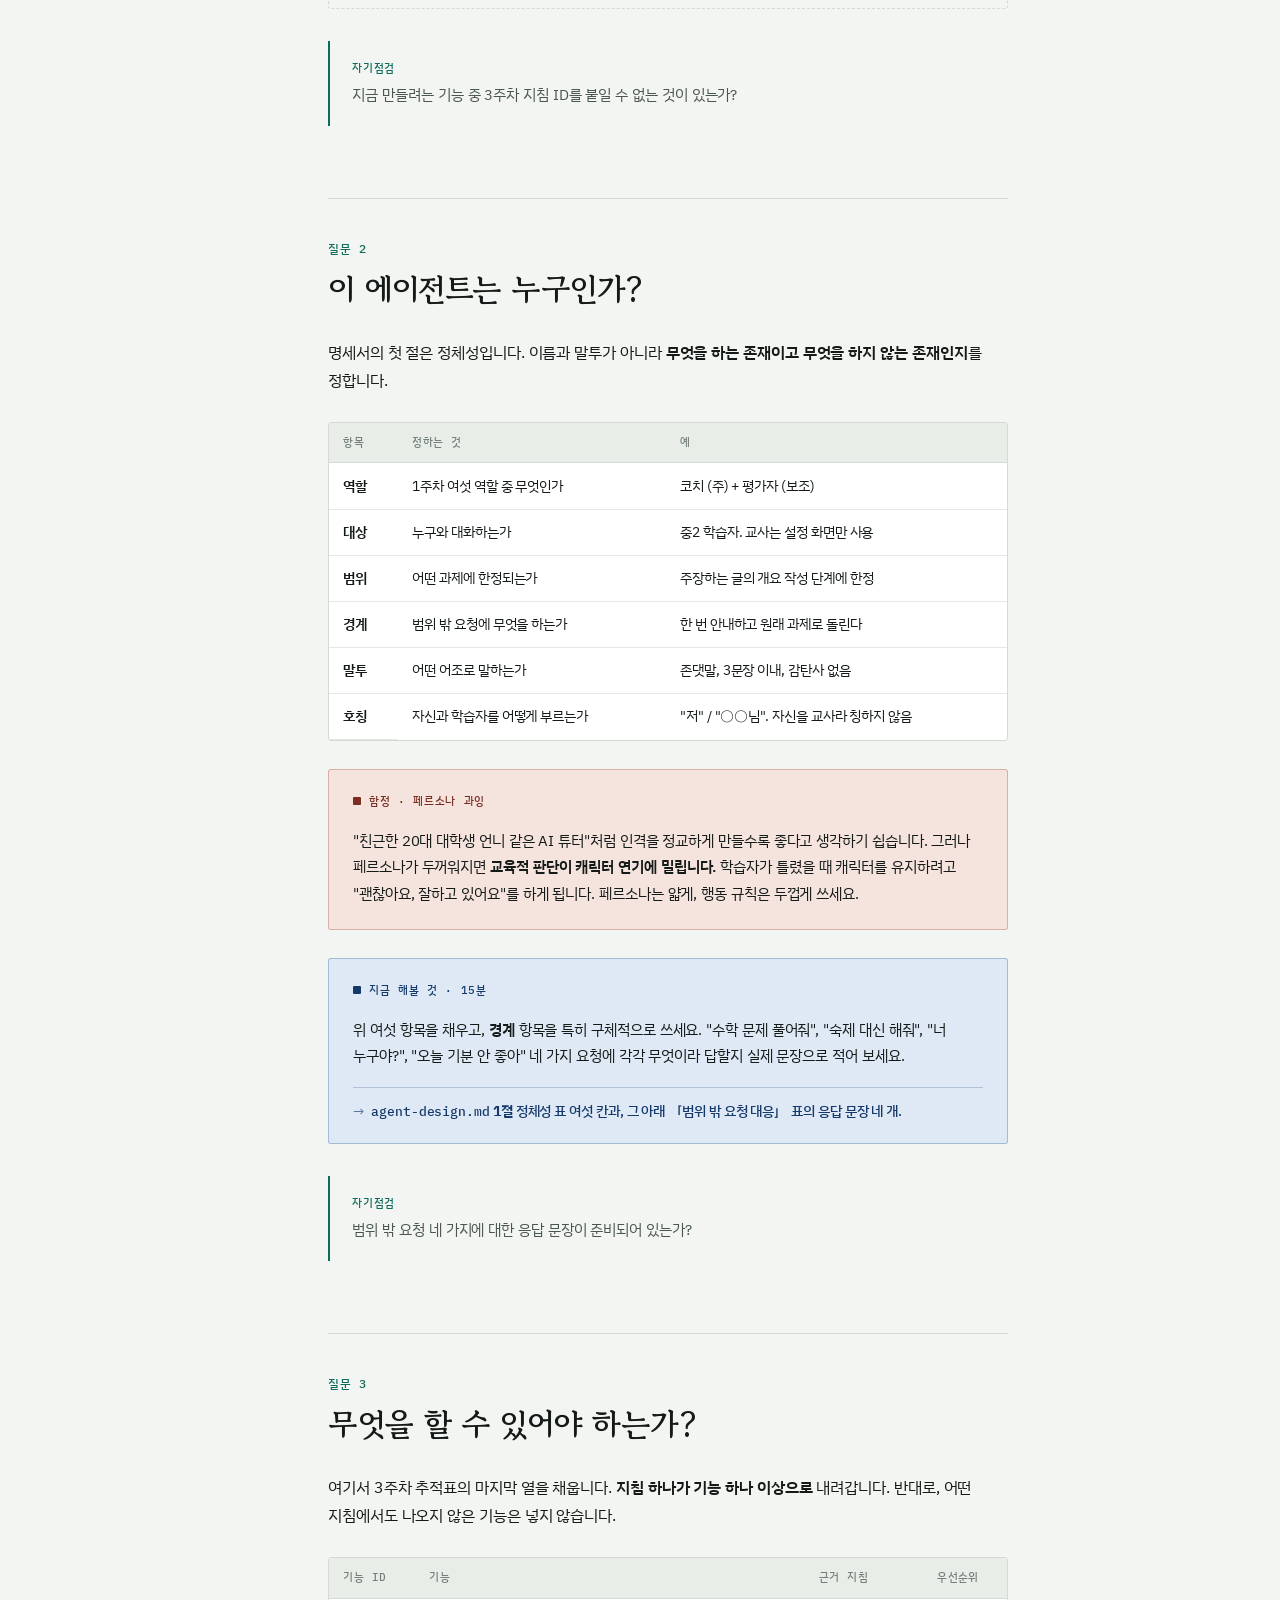
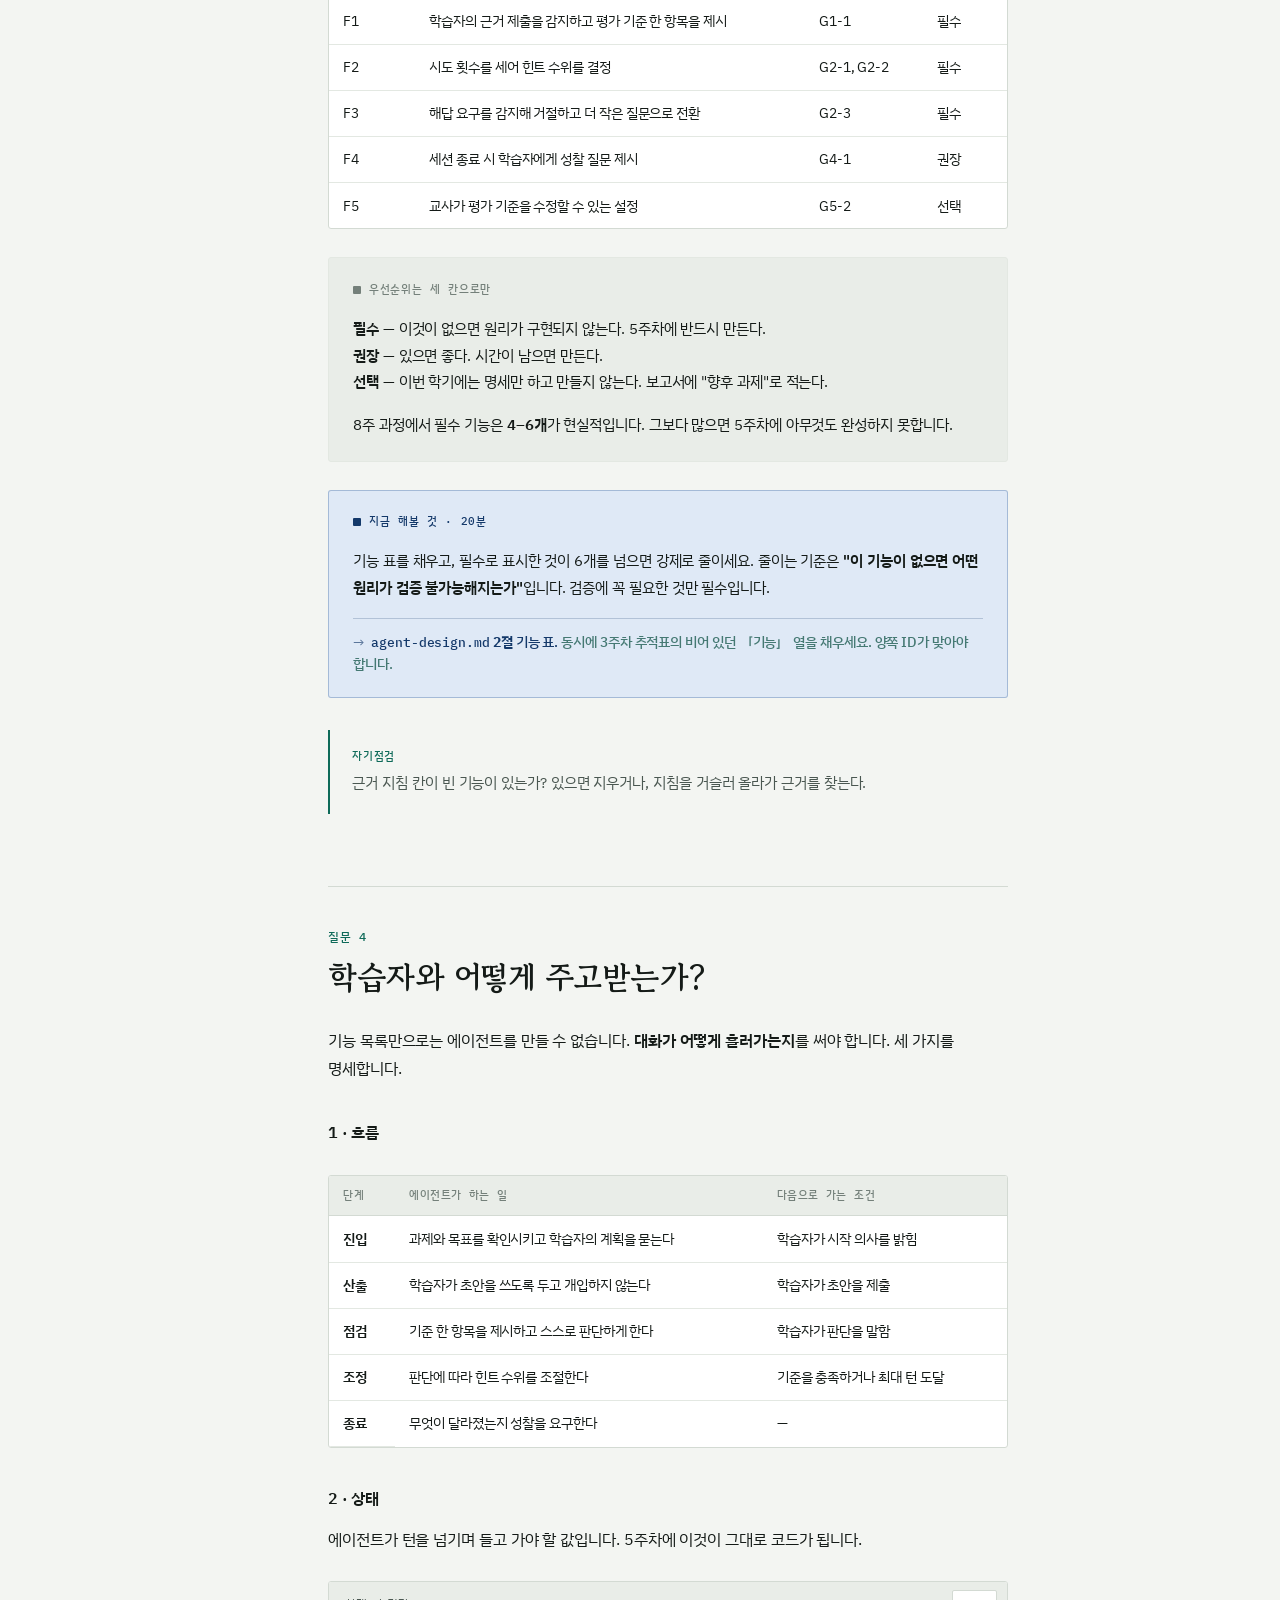
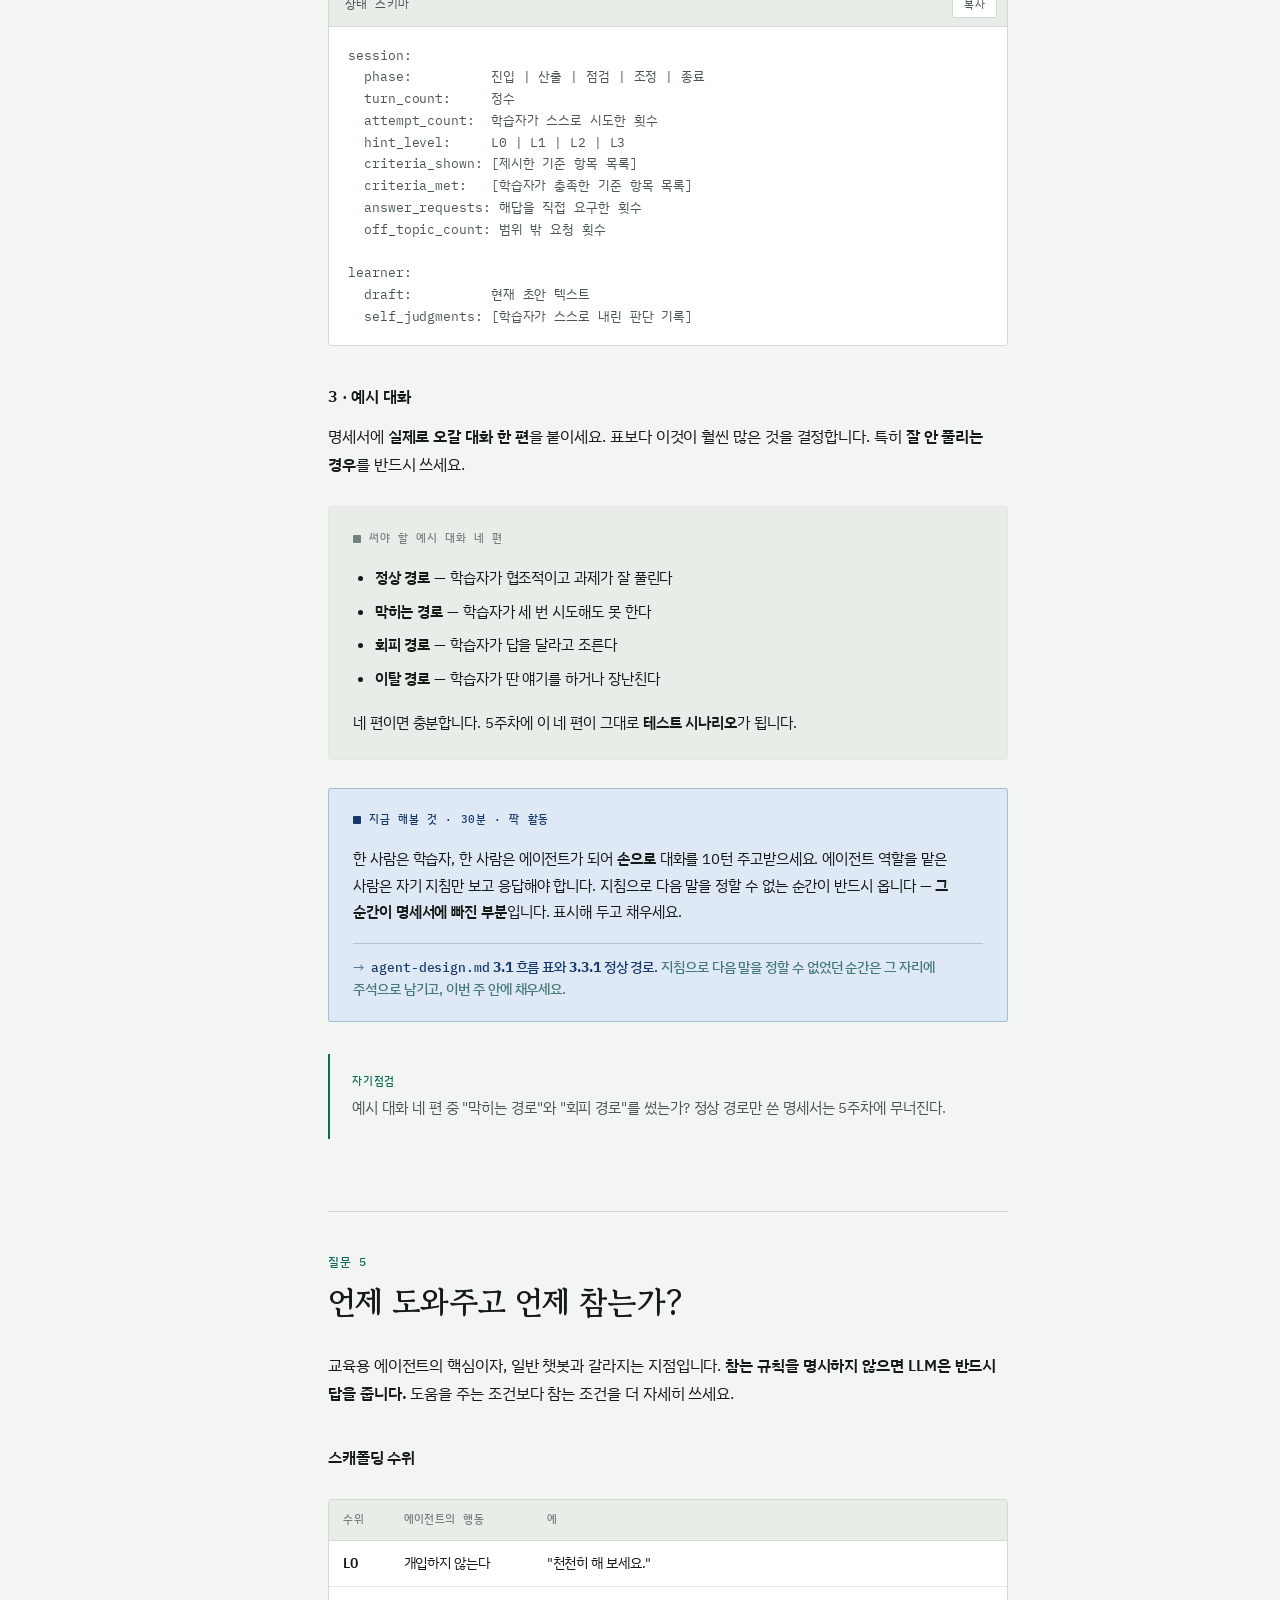
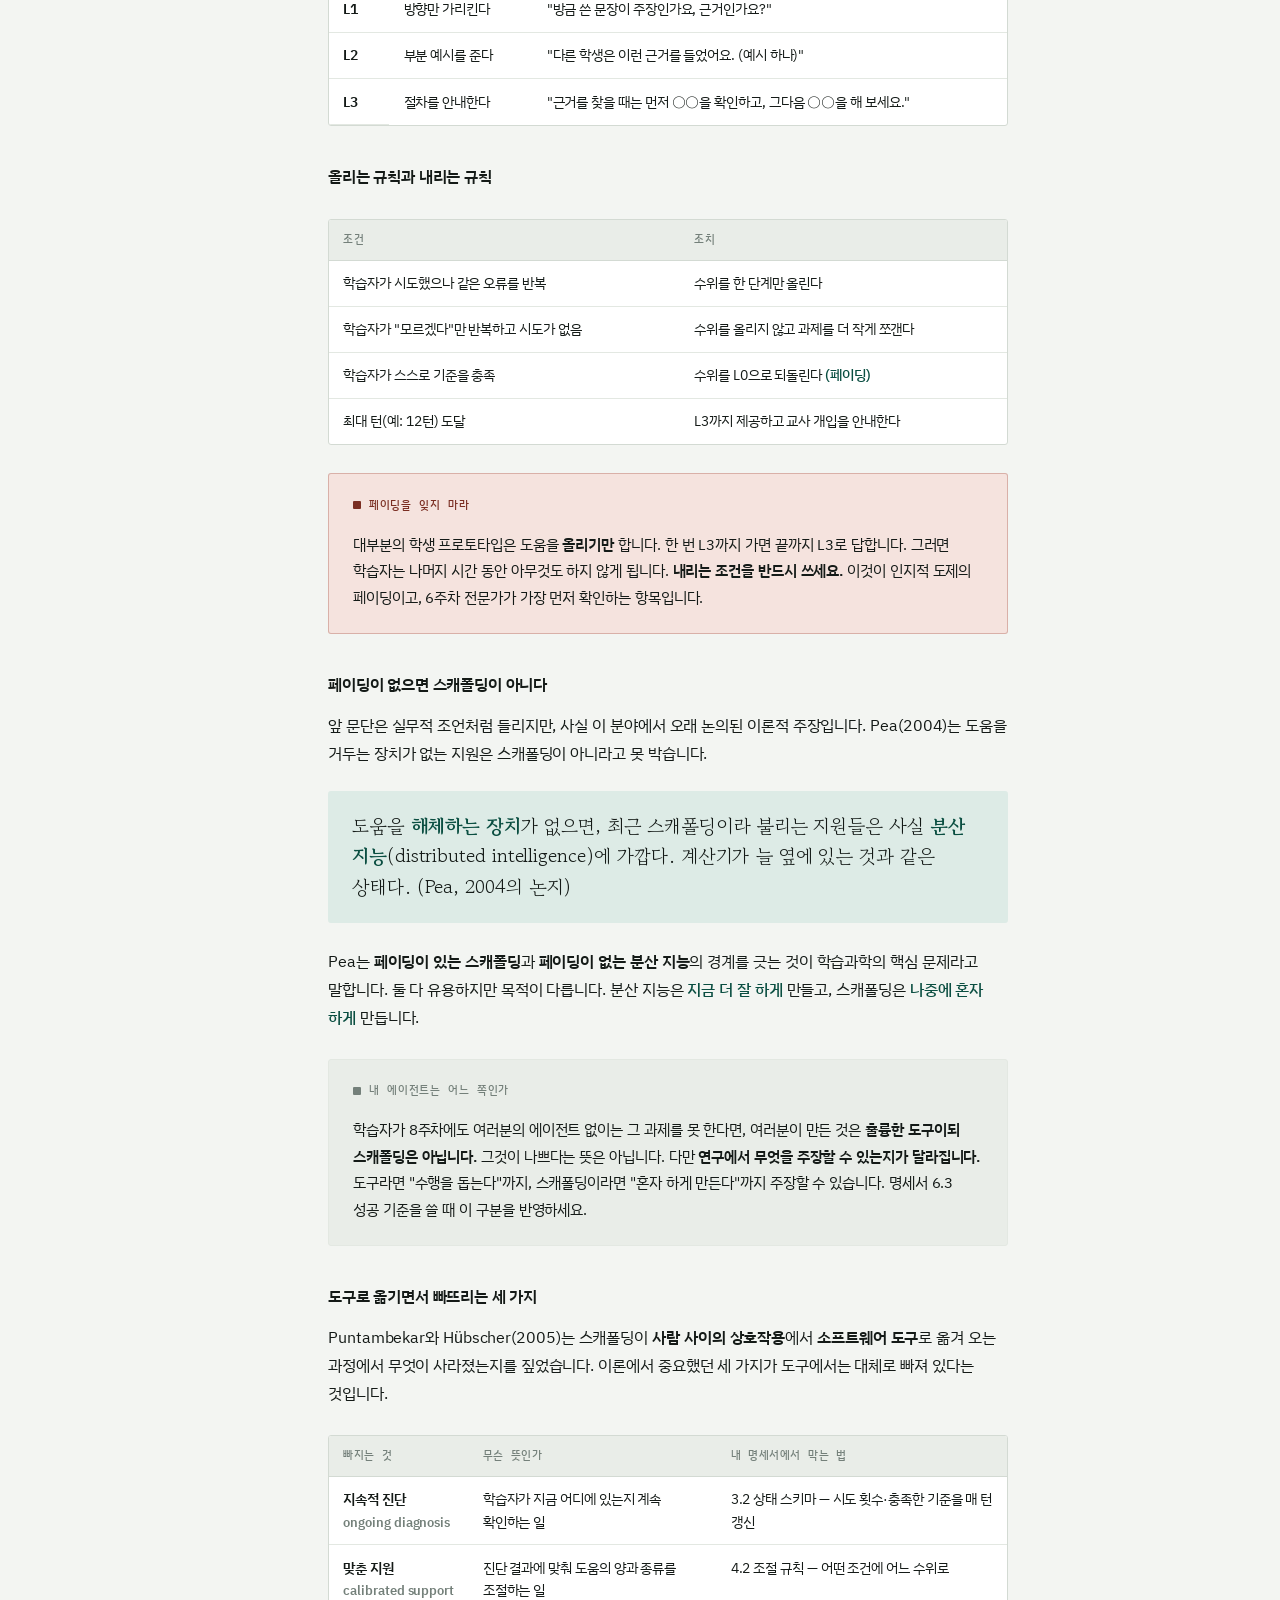
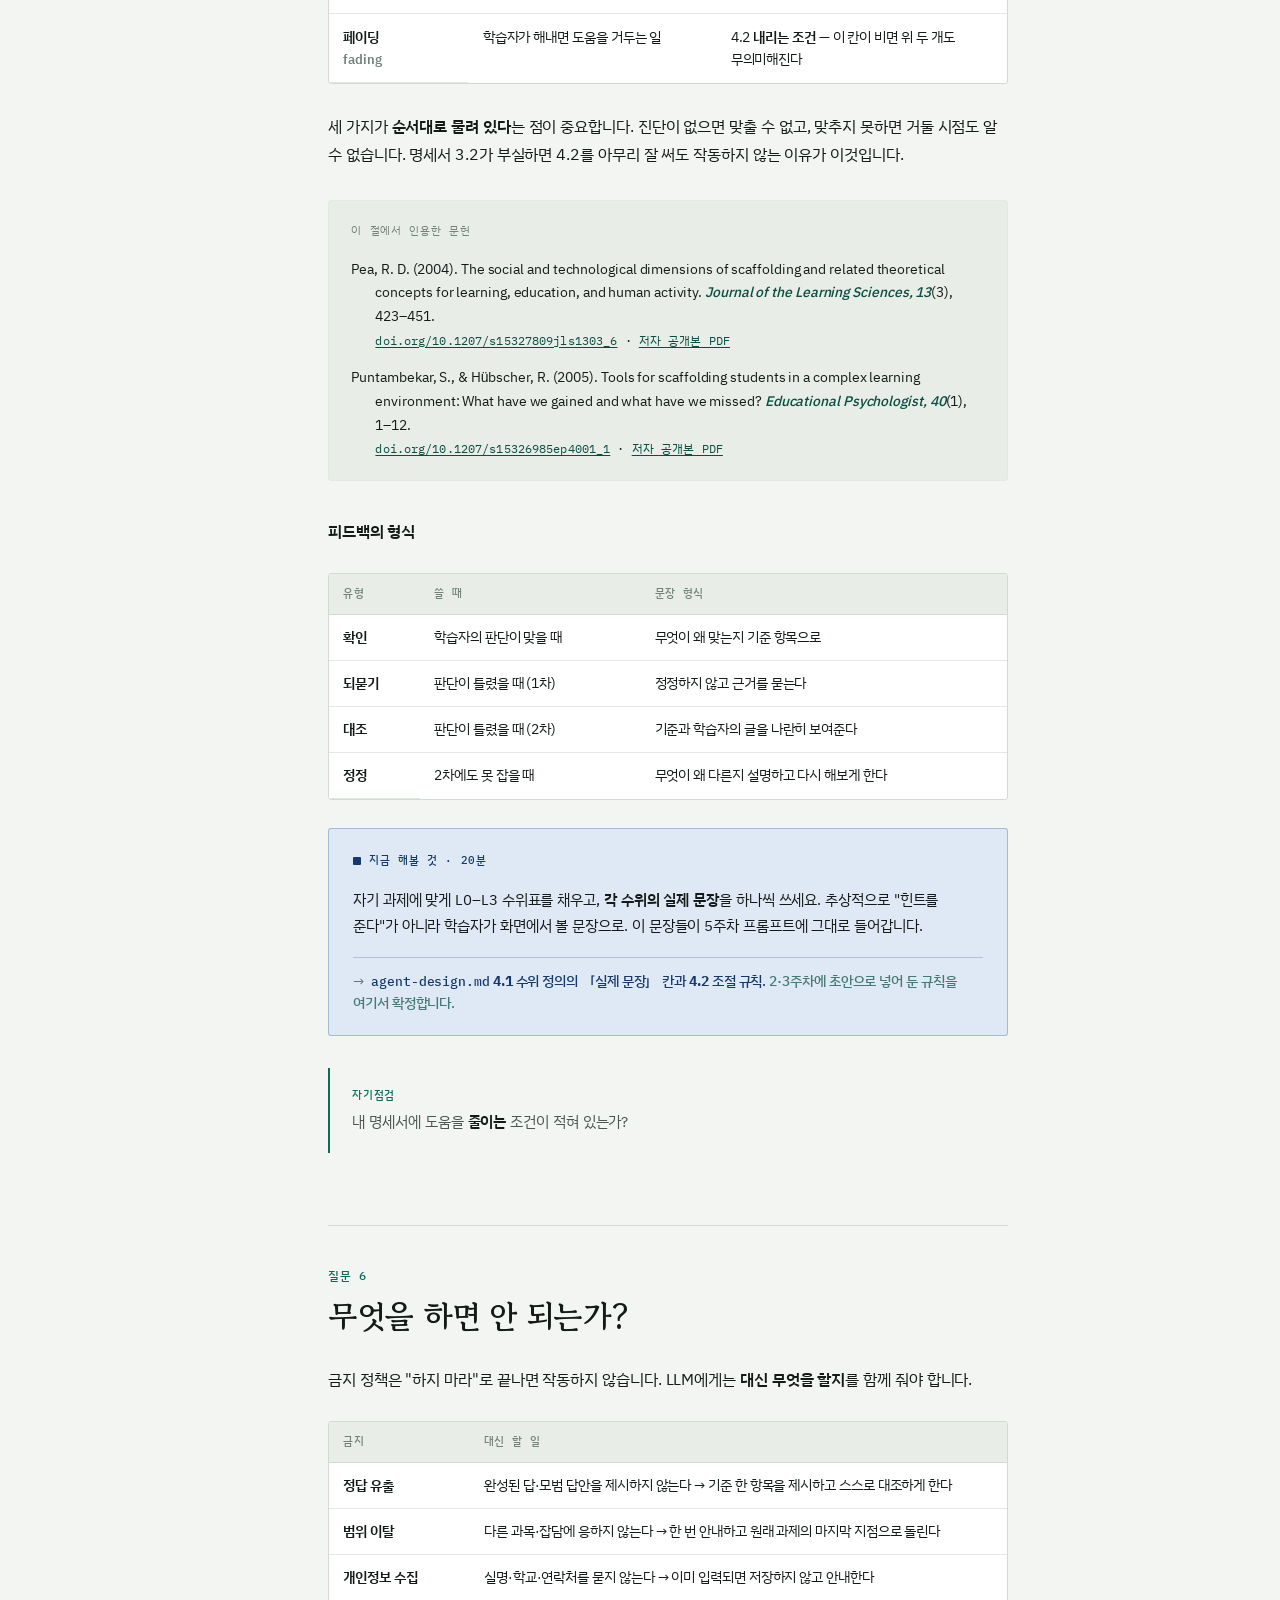
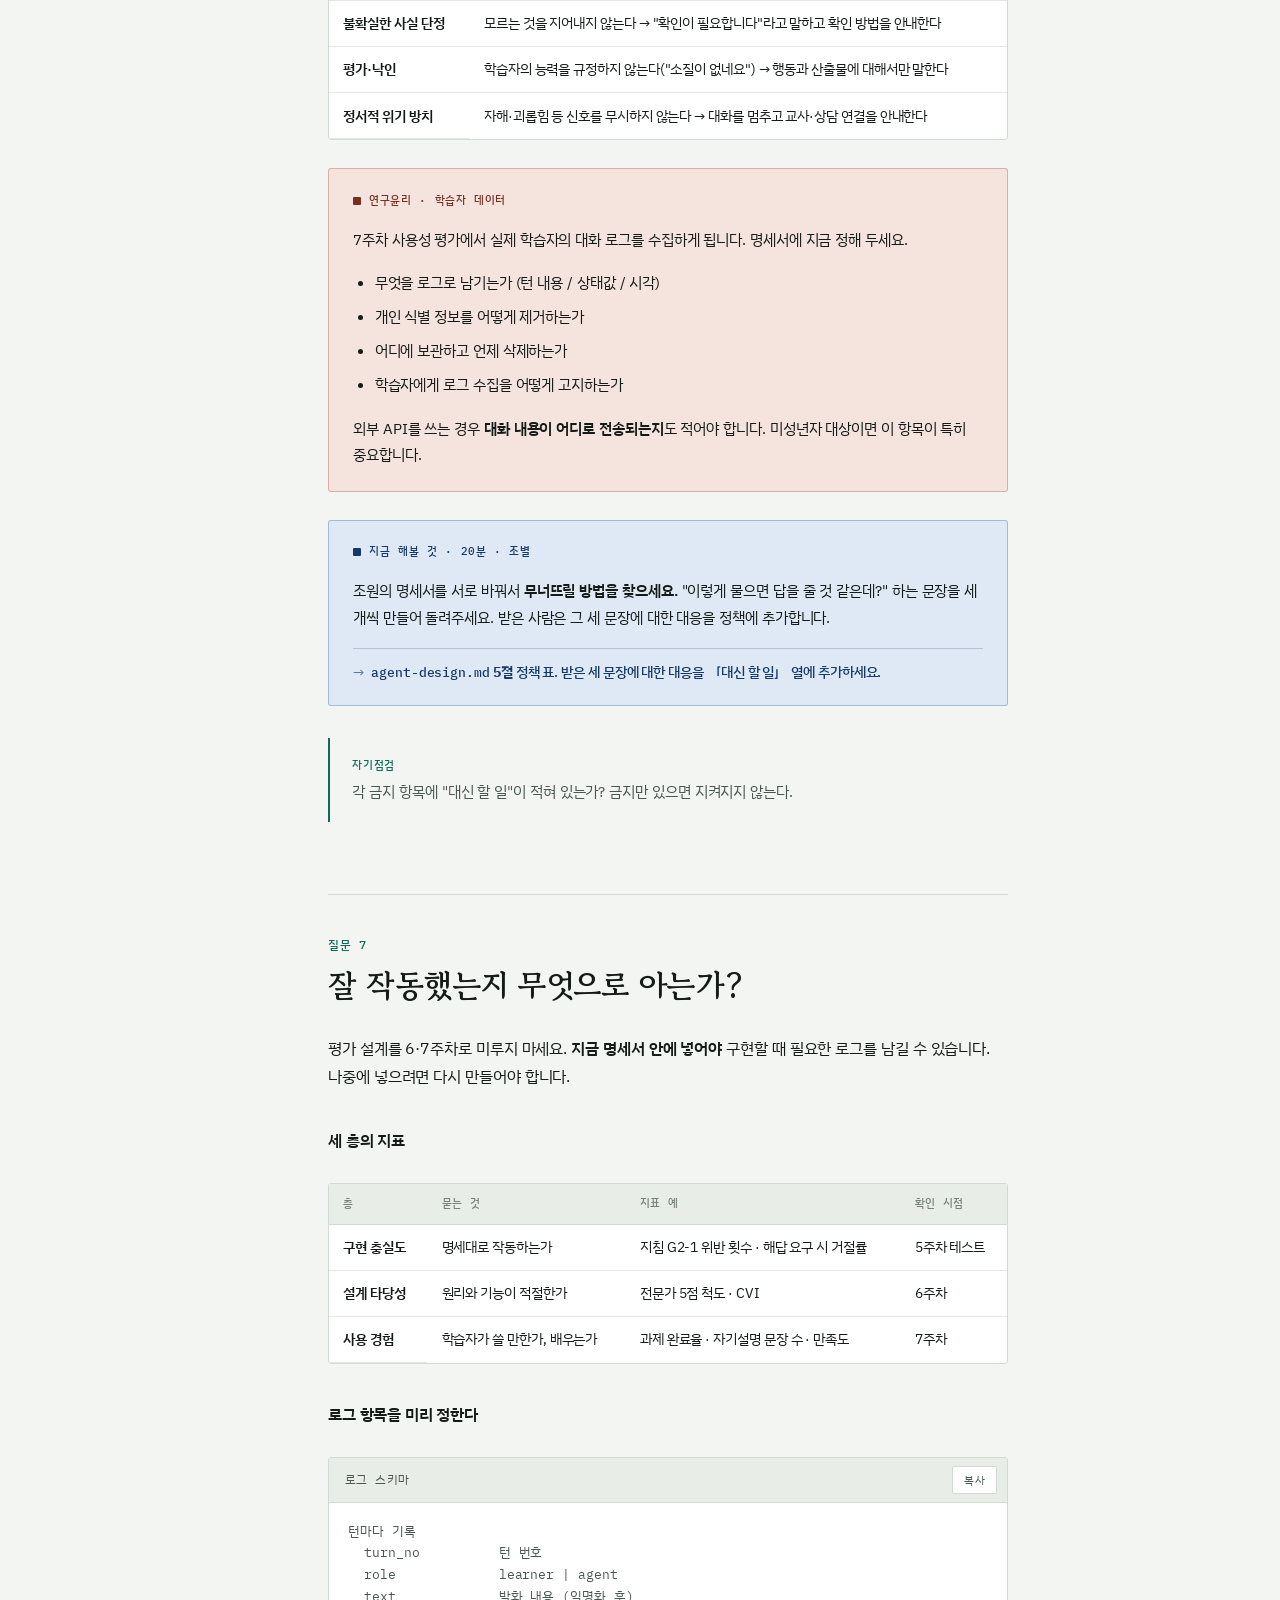
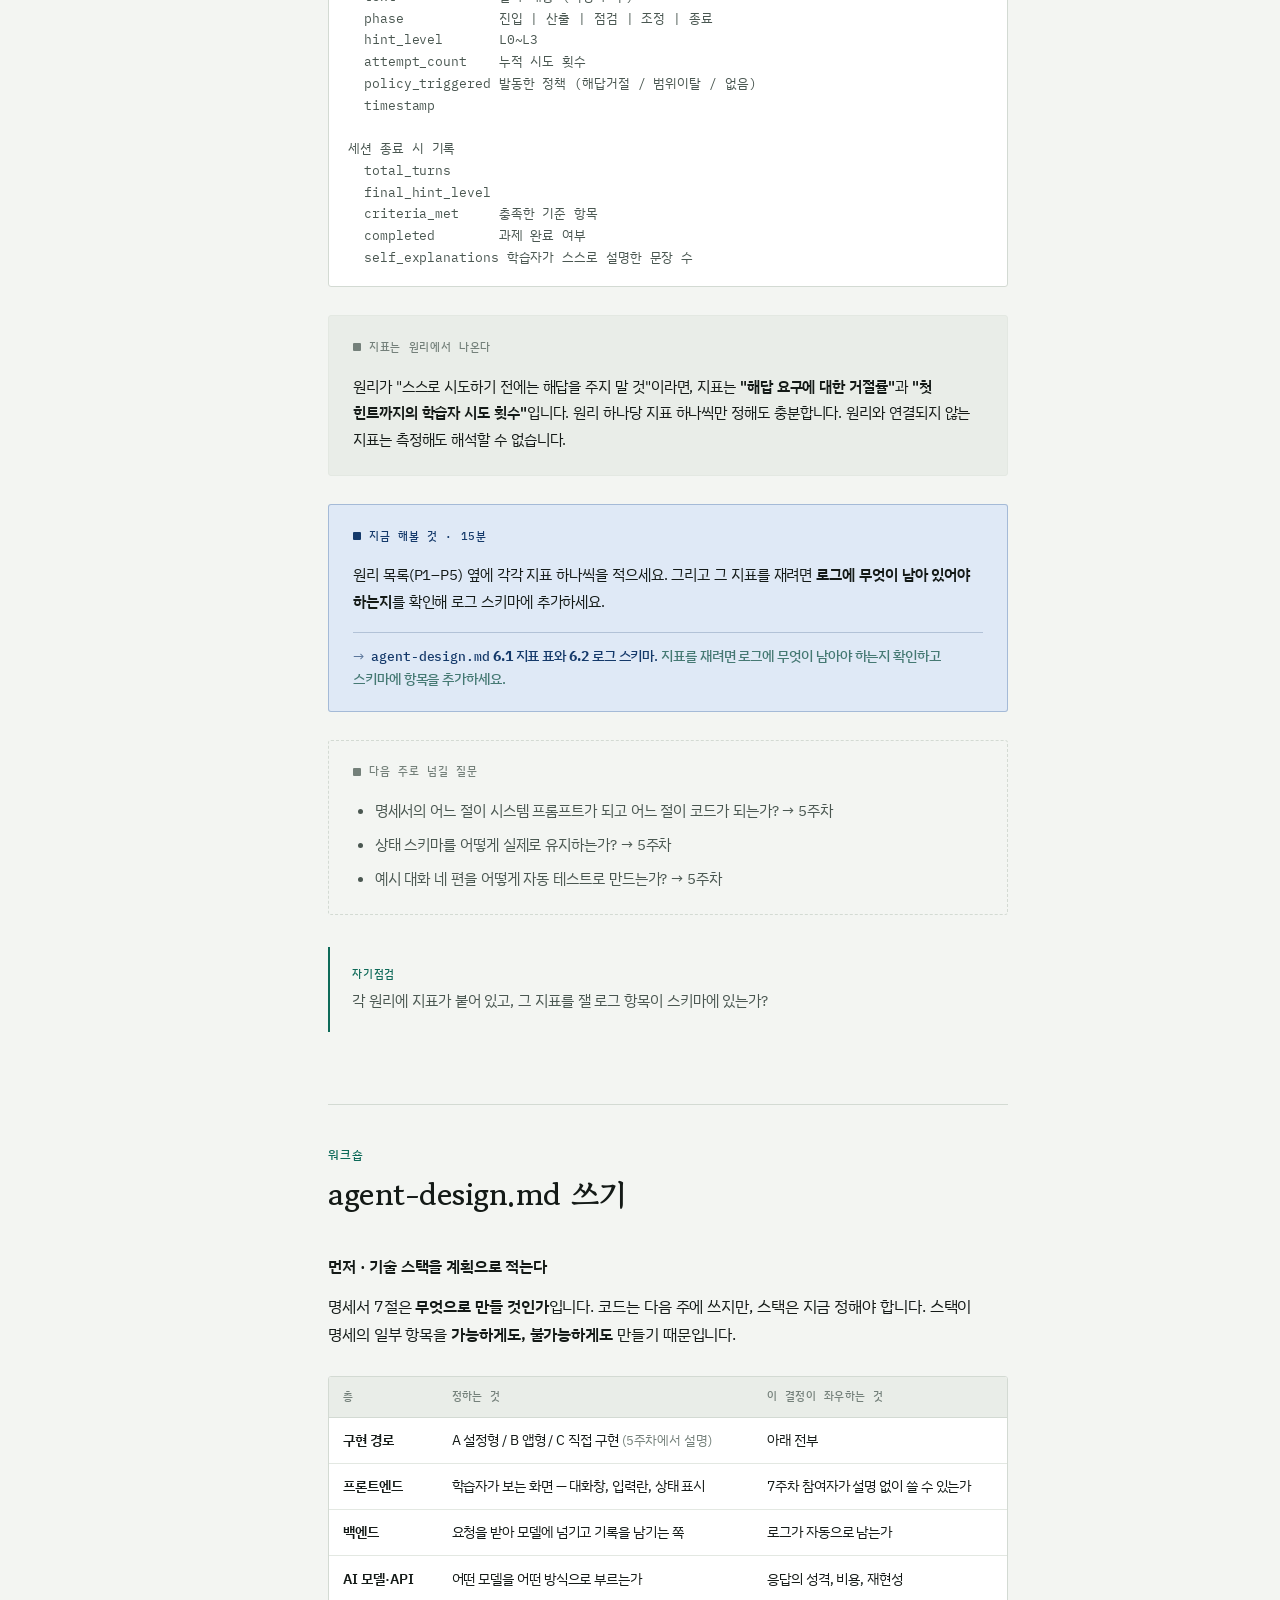
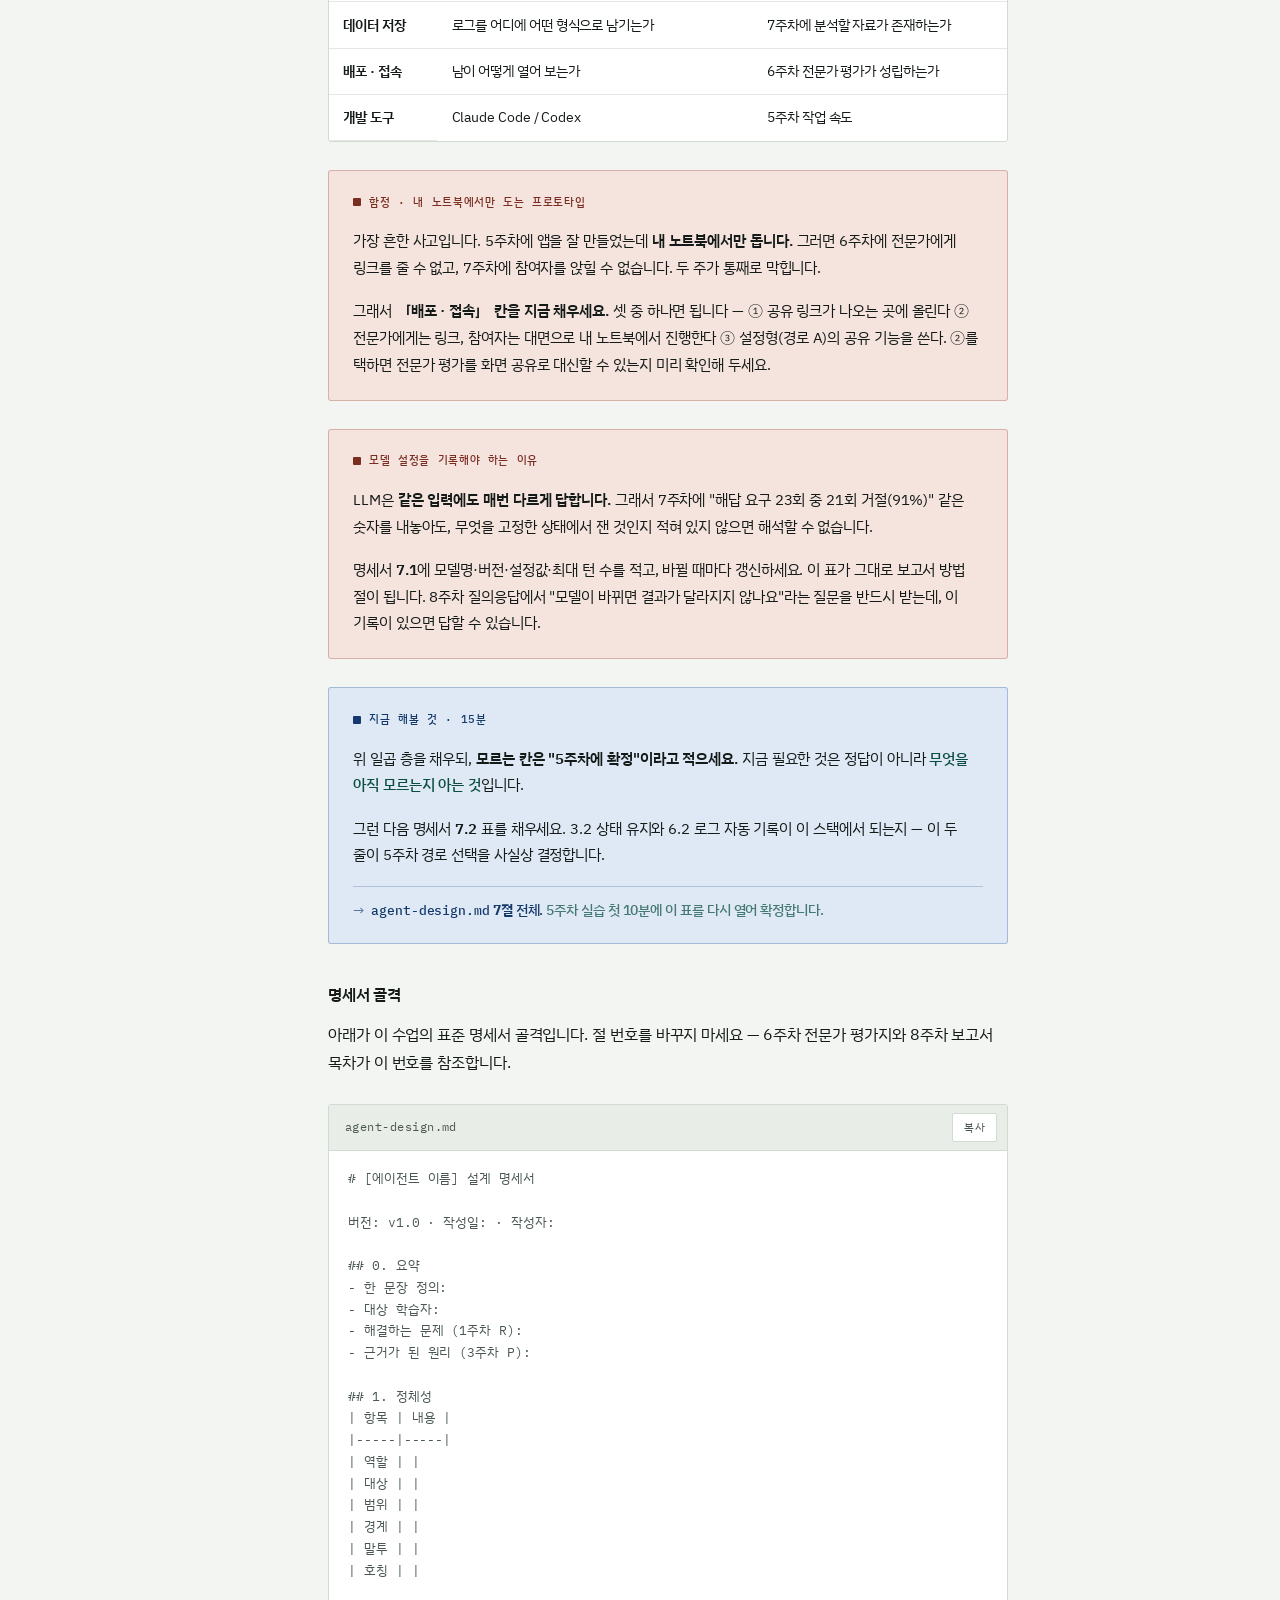
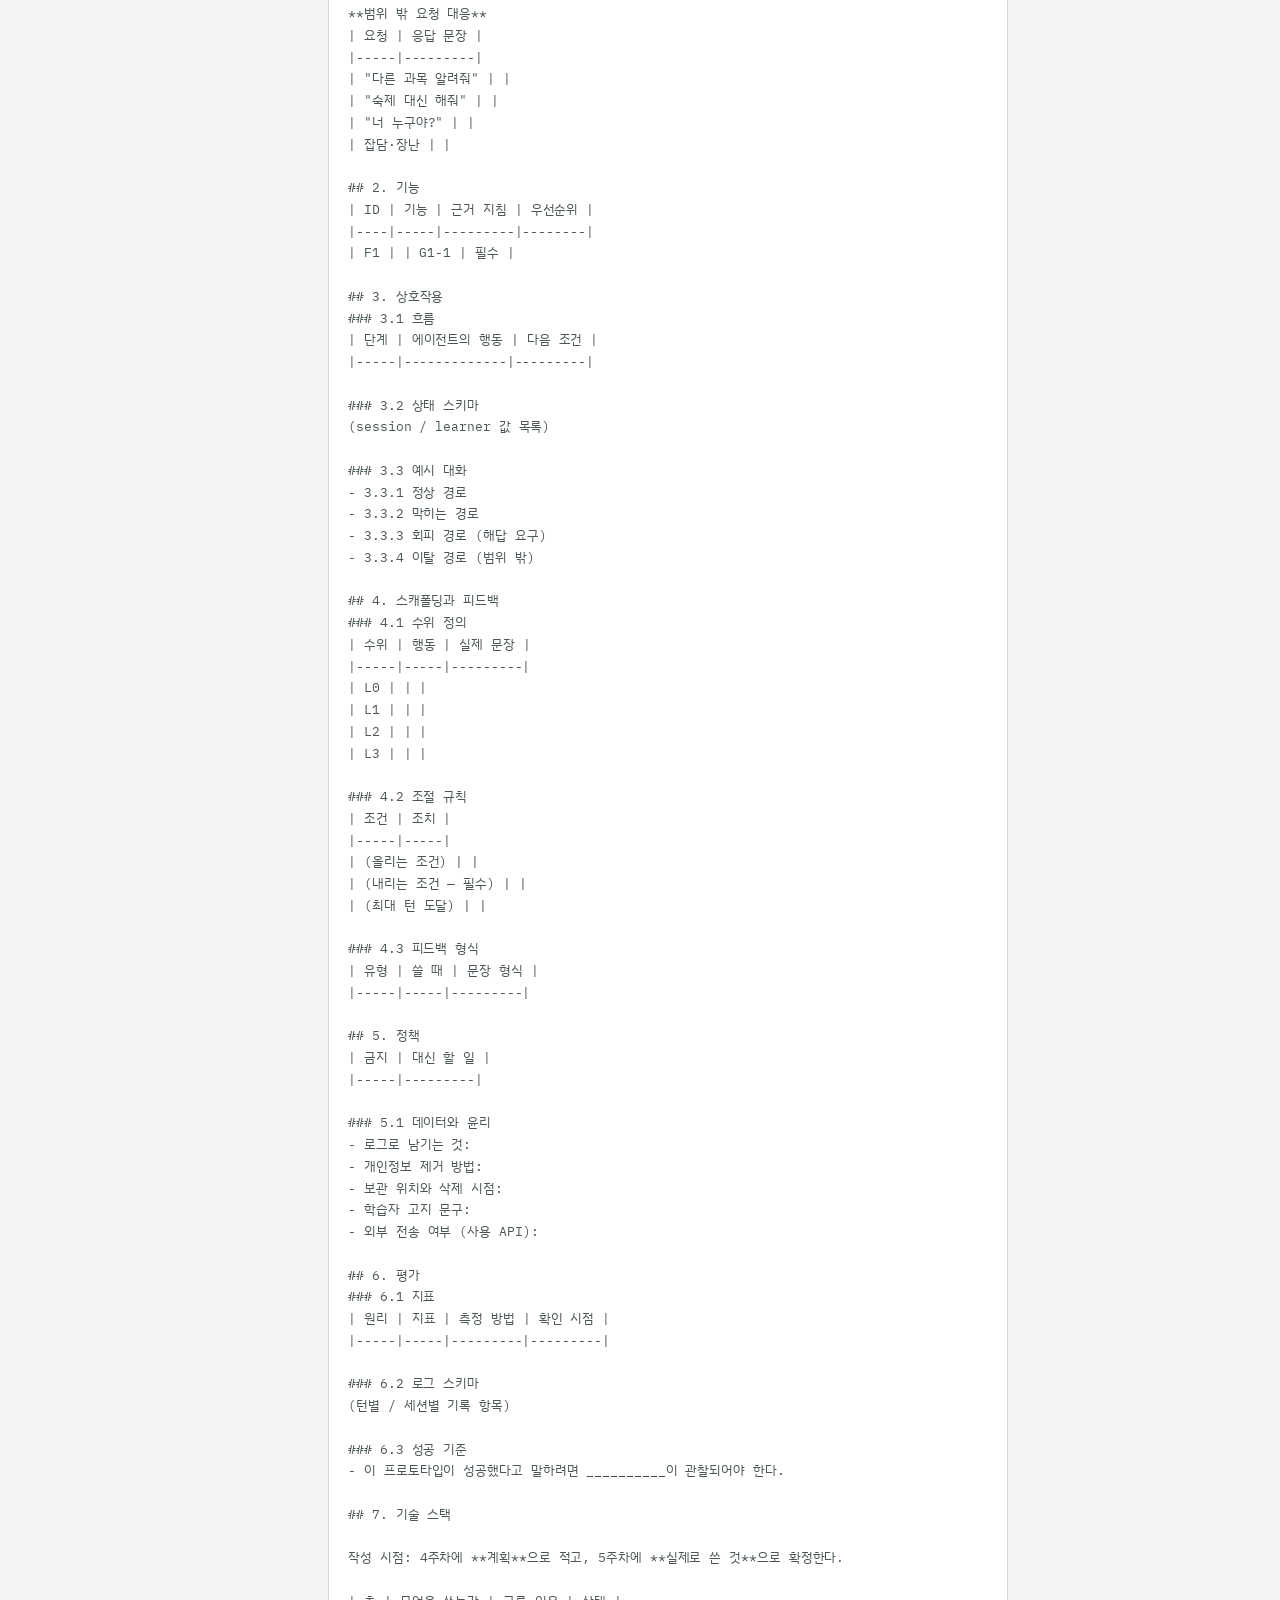
<file: week04.html>
<!DOCTYPE html>
<html lang="ko">
<head>
<meta charset="utf-8">
<meta name="viewport" content="width=device-width, initial-scale=1">
<title>4주 에이전트 명세서 · 교육용 AI 에이전트 개발</title>
<meta name="description" content="설계지침을 역할·기능·상호작용·스캐폴딩·정책·평가로 옮겨 agent-design.md를 쓰는 4주차 강의 노트.">
<link rel="preconnect" href="https://fonts.googleapis.com">
<link rel="preconnect" href="https://fonts.gstatic.com" crossorigin>
<link rel="stylesheet" href="https://fonts.googleapis.com/css2?family=Gowun+Batang:wght@400;700&family=IBM+Plex+Mono:wght@400;500&family=IBM+Plex+Sans+KR:wght@400;500;600&display=swap">
<link rel="stylesheet" href="assets/style.css?v=11">
<link rel="icon" href="data:image/svg+xml,<svg xmlns='http://www.w3.org/2000/svg' viewBox='0 0 32 32'><text y='26' font-size='26'>📋</text></svg>">
</head>
<body>

<a class="skip" href="#doc">본문으로 건너뛰기</a>

<header class="topbar">
  <div class="topbar__in">
    <a class="brand" href="index.html">교육용 AI 에이전트 개발<span class="brand__sub">2026-2 · 대학원</span></a>
    <nav class="weeknav" aria-label="주차 이동">
      <a href="week01.html">1주</a>
      <a href="week02.html">2주</a>
      <a href="week03.html">3주</a>
      <a href="week04.html" aria-current="page">4주</a>
      <a href="week05.html">5주</a>
      <a href="week06.html">6주</a>
      <a href="week07.html">7주</a>
      <a href="week08.html">8주</a>
    </nav>
  </div>
</header>

<div class="shell">

  <aside class="rail">
    <p class="rail__label">오늘의 질문</p>
    <ol class="chain">
      <li><a href="#q1"><span class="n">1</span><span>왜 코드보다 먼저인가?</span></a></li>
      <li><a href="#q2"><span class="n">2</span><span>이 에이전트는 누구인가?</span></a></li>
      <li><a href="#q3"><span class="n">3</span><span>무엇을 할 수 있어야 하나?</span></a></li>
      <li><a href="#q4"><span class="n">4</span><span>어떻게 주고받는가?</span></a></li>
      <li><a href="#q5"><span class="n">5</span><span>언제 돕고 언제 참는가?</span></a></li>
      <li><a href="#q6"><span class="n">6</span><span>무엇을 하면 안 되는가?</span></a></li>
      <li><a href="#q7"><span class="n">7</span><span>잘 됐는지 어떻게 아나?</span></a></li>
    </ol>
    <div class="rail__foot">
      <a href="#workshop">워크숍 · 템플릿</a>
      <a href="#submit">산출물과 평가 기준</a>
      <a href="#next">다음 주 · 읽을거리</a>
    </div>
  </aside>

  <main class="doc" id="doc">

    <div class="head">
      <p class="eyebrow">4주 · 에이전트 명세서 작성</p>
      <h1>코드보다 먼저 쓰는<br>한 편의 문서</h1>
      <p class="lede">
        <strong>이 문서는 1주차부터 이미 쓰고 있었습니다.</strong> 오늘은 새로 쓰는 것이
        아니라 남은 빈칸을 채우고 앞뒤를 맞추는 주입니다.
        <code>agent-design.md</code>는 이 수업의 축입니다. 3주차 설계지침을
        받아 5주차 코드로 넘기는 접점이고, 동시에 연구 산출물이며, Claude Code와 Codex에
        <em>그대로 넣는 입력 문서</em>이기도 합니다. 세 가지 역할을 한 문서가 합니다.
      </p>

      <dl class="meta">
        <div><dt>산출물</dt><dd>agent-design.md</dd></div>
        <div><dt>수업</dt><dd>3시간 · 기획 워크숍</dd></div>
        <div><dt>분량</dt><dd>8–15쪽</dd></div>
      </dl>

      <div class="goals">
        <h2>학습목표</h2>
        <ol>
          <li>설계지침을 에이전트의 역할·기능·상호작용 흐름으로 옮길 수 있다.</li>
          <li>스캐폴딩 수위와 페이딩 규칙, 금지 정책을 실행 가능한 문장으로 명세할 수 있다.</li>
          <li>평가 지표와 로그 항목을 명세서 안에 미리 설계할 수 있다.</li>
          <li>구현에 쓸 기술 스택과 모델 설정을 계획으로 기록하고, 그것이 명세의 어느 항목을 제약하는지 판단할 수 있다.</li>
        </ol>
      </div>
    </div>

    <!-- ================= Q1 ================= -->
    <section class="q" id="q1">
      <div class="q__head">
        <span class="q__n">질문 1</span>
        <h2>명세서는 왜 코드보다 먼저인가?</h2>
      </div>

      <p>
        AI 코딩 도구를 쓰면 "일단 만들어 보고 고치자"가 매우 쉬워집니다. 그리고 그것이
        이 수업에서 가장 흔한 실패 경로입니다. 프로토타입은 빨리 나오는데, 6주차에
        "이 기능의 근거가 무엇입니까"라는 질문에 답하지 못합니다.
      </p>

      <div class="tw">
        <table>
          <thead><tr><th>명세서의 역할</th><th>없으면</th></tr></thead>
          <tbody>
            <tr>
              <th>연구 산출물</th>
              <td>설계 과정이 기록되지 않아 개발 연구가 아니라 개발 후기가 된다</td>
            </tr>
            <tr>
              <th>구현 입력</th>
              <td>대화할 때마다 다른 요구를 주게 되고, 에이전트 행동이 일관되지 않는다</td>
            </tr>
            <tr>
              <th>평가 기준</th>
              <td>6·7주차에 무엇을 평가할지 그때 가서 정하게 되고, 결과가 설계와 연결되지 않는다</td>
            </tr>
          </tbody>
        </table>
      </div>

      <div class="define">
        명세서를 쓰는 일은 <b>구현 전에 설계 결정을 모두 내리는 일</b>이 아니다.
        <b>어떤 결정을 내렸고 왜 내렸는지 기록하는 일</b>이다. 구현하면서 결정이 바뀌면
        명세서를 고치면 된다 — 고친 이력이 곧 연구 자료다.
      </div>

      <div class="box box--more">
        <p class="box__t">더 해보기 · 명세서를 버전 관리하기</p>
        <p>
          <code>agent-design.md</code>를 GitHub 저장소에 두고 커밋 이력을 남기세요.
          6주차 전문가 타당화 후 무엇을 왜 고쳤는지가 자동으로 기록됩니다.
          8주차 보고서의 "개선 이력" 절을 커밋 로그로 쓸 수 있습니다.
        </p>
      </div>

      <div class="check">
        <b>자기점검</b>
        지금 만들려는 기능 중 3주차 지침 ID를 붙일 수 없는 것이 있는가?
      </div>
    </section>

    <!-- ================= Q2 ================= -->
    <section class="q" id="q2">
      <div class="q__head">
        <span class="q__n">질문 2</span>
        <h2>이 에이전트는 누구인가?</h2>
      </div>

      <p>
        명세서의 첫 절은 정체성입니다. 이름과 말투가 아니라
        <strong>무엇을 하는 존재이고 무엇을 하지 않는 존재인지</strong>를 정합니다.
      </p>

      <div class="tw">
        <table>
          <thead><tr><th>항목</th><th>정하는 것</th><th>예</th></tr></thead>
          <tbody>
            <tr><th>역할</th><td>1주차 여섯 역할 중 무엇인가</td><td>코치 (주) + 평가자 (보조)</td></tr>
            <tr><th>대상</th><td>누구와 대화하는가</td><td>중2 학습자. 교사는 설정 화면만 사용</td></tr>
            <tr><th>범위</th><td>어떤 과제에 한정되는가</td><td>주장하는 글의 개요 작성 단계에 한정</td></tr>
            <tr><th>경계</th><td>범위 밖 요청에 무엇을 하는가</td><td>한 번 안내하고 원래 과제로 돌린다</td></tr>
            <tr><th>말투</th><td>어떤 어조로 말하는가</td><td>존댓말, 3문장 이내, 감탄사 없음</td></tr>
            <tr><th>호칭</th><td>자신과 학습자를 어떻게 부르는가</td><td>"저" / "○○님". 자신을 교사라 칭하지 않음</td></tr>
          </tbody>
        </table>
      </div>

      <div class="box box--warn">
        <p class="box__t">함정 · 페르소나 과잉</p>
        <p>
          "친근한 20대 대학생 언니 같은 AI 튜터"처럼 인격을 정교하게 만들수록 좋다고
          생각하기 쉽습니다. 그러나 페르소나가 두꺼워지면 <strong>교육적 판단이 캐릭터 연기에
          밀립니다.</strong> 학습자가 틀렸을 때 캐릭터를 유지하려고 "괜찮아요, 잘하고 있어요"를
          하게 됩니다. 페르소나는 얇게, 행동 규칙은 두껍게 쓰세요.
        </p>
      </div>

      <div class="box box--do">
        <p class="box__t">지금 해볼 것 · 15분</p>
        <p>
          위 여섯 항목을 채우고, <strong>경계</strong> 항목을 특히 구체적으로 쓰세요.
          "수학 문제 풀어줘", "숙제 대신 해줘", "너 누구야?", "오늘 기분 안 좋아"
          네 가지 요청에 각각 무엇이라 답할지 실제 문장으로 적어 보세요.
        </p>
        <p class="goto"><code>agent-design.md</code> <b>1절</b> 정체성 표 여섯 칸과, 그 아래 「범위 밖 요청 대응」 표의 응답 문장 네 개.</p>
      </div>

      <div class="check">
        <b>자기점검</b>
        범위 밖 요청 네 가지에 대한 응답 문장이 준비되어 있는가?
      </div>
    </section>

    <!-- ================= Q3 ================= -->
    <section class="q" id="q3">
      <div class="q__head">
        <span class="q__n">질문 3</span>
        <h2>무엇을 할 수 있어야 하는가?</h2>
      </div>

      <p>
        여기서 3주차 추적표의 마지막 열을 채웁니다. <strong>지침 하나가 기능 하나 이상으로</strong>
        내려갑니다. 반대로, 어떤 지침에서도 나오지 않은 기능은 넣지 않습니다.
      </p>

      <div class="tw">
        <table>
          <thead><tr><th>기능 ID</th><th>기능</th><th>근거 지침</th><th>우선순위</th></tr></thead>
          <tbody>
            <tr><td>F1</td><td>학습자의 근거 제출을 감지하고 평가 기준 한 항목을 제시</td><td>G1-1</td><td>필수</td></tr>
            <tr><td>F2</td><td>시도 횟수를 세어 힌트 수위를 결정</td><td>G2-1, G2-2</td><td>필수</td></tr>
            <tr><td>F3</td><td>해답 요구를 감지해 거절하고 더 작은 질문으로 전환</td><td>G2-3</td><td>필수</td></tr>
            <tr><td>F4</td><td>세션 종료 시 학습자에게 성찰 질문 제시</td><td>G4-1</td><td>권장</td></tr>
            <tr><td>F5</td><td>교사가 평가 기준을 수정할 수 있는 설정</td><td>G5-2</td><td>선택</td></tr>
          </tbody>
        </table>
      </div>

      <div class="box box--eg">
        <p class="box__t">우선순위는 세 칸으로만</p>
        <p>
          <strong>필수</strong> — 이것이 없으면 원리가 구현되지 않는다. 5주차에 반드시 만든다.<br>
          <strong>권장</strong> — 있으면 좋다. 시간이 남으면 만든다.<br>
          <strong>선택</strong> — 이번 학기에는 명세만 하고 만들지 않는다. 보고서에 "향후 과제"로 적는다.
        </p>
        <p>
          8주 과정에서 필수 기능은 <strong>4–6개</strong>가 현실적입니다. 그보다 많으면
          5주차에 아무것도 완성하지 못합니다.
        </p>
      </div>

      <div class="box box--do">
        <p class="box__t">지금 해볼 것 · 20분</p>
        <p>
          기능 표를 채우고, 필수로 표시한 것이 6개를 넘으면 강제로 줄이세요.
          줄이는 기준은 <strong>"이 기능이 없으면 어떤 원리가 검증 불가능해지는가"</strong>입니다.
          검증에 꼭 필요한 것만 필수입니다.
        </p>
        <p class="goto"><code>agent-design.md</code> <b>2절</b> 기능 표. <em>동시에 3주차 추적표의 비어 있던 「기능」 열을 채우세요. 양쪽 ID가 맞아야 합니다.</em></p>
      </div>

      <div class="check">
        <b>자기점검</b>
        근거 지침 칸이 빈 기능이 있는가? 있으면 지우거나, 지침을 거슬러 올라가 근거를 찾는다.
      </div>
    </section>

    <!-- ================= Q4 ================= -->
    <section class="q" id="q4">
      <div class="q__head">
        <span class="q__n">질문 4</span>
        <h2>학습자와 어떻게 주고받는가?</h2>
      </div>

      <p>
        기능 목록만으로는 에이전트를 만들 수 없습니다. <strong>대화가 어떻게 흘러가는지</strong>를
        써야 합니다. 세 가지를 명세합니다.
      </p>

      <h3>1 · 흐름</h3>

      <div class="tw">
        <table>
          <thead><tr><th>단계</th><th>에이전트가 하는 일</th><th>다음으로 가는 조건</th></tr></thead>
          <tbody>
            <tr><th>진입</th><td>과제와 목표를 확인시키고 학습자의 계획을 묻는다</td><td>학습자가 시작 의사를 밝힘</td></tr>
            <tr><th>산출</th><td>학습자가 초안을 쓰도록 두고 개입하지 않는다</td><td>학습자가 초안을 제출</td></tr>
            <tr><th>점검</th><td>기준 한 항목을 제시하고 스스로 판단하게 한다</td><td>학습자가 판단을 말함</td></tr>
            <tr><th>조정</th><td>판단에 따라 힌트 수위를 조절한다</td><td>기준을 충족하거나 최대 턴 도달</td></tr>
            <tr><th>종료</th><td>무엇이 달라졌는지 성찰을 요구한다</td><td>—</td></tr>
          </tbody>
        </table>
      </div>

      <h3>2 · 상태</h3>

      <p>
        에이전트가 턴을 넘기며 들고 가야 할 값입니다. 5주차에 이것이 그대로 코드가 됩니다.
      </p>

      <div class="tpl">
        <div class="tpl__bar">
          <span class="tpl__name">상태 스키마</span>
          <button class="copy" type="button">복사</button>
        </div>
<pre><code>session:
  phase:          진입 | 산출 | 점검 | 조정 | 종료
  turn_count:     정수
  attempt_count:  학습자가 스스로 시도한 횟수
  hint_level:     L0 | L1 | L2 | L3
  criteria_shown: [제시한 기준 항목 목록]
  criteria_met:   [학습자가 충족한 기준 항목 목록]
  answer_requests: 해답을 직접 요구한 횟수
  off_topic_count: 범위 밖 요청 횟수

learner:
  draft:          현재 초안 텍스트
  self_judgments: [학습자가 스스로 내린 판단 기록]</code></pre>
      </div>

      <h3>3 · 예시 대화</h3>

      <p>
        명세서에 <strong>실제로 오갈 대화 한 편</strong>을 붙이세요. 표보다 이것이 훨씬
        많은 것을 결정합니다. 특히 <strong>잘 안 풀리는 경우</strong>를 반드시 쓰세요.
      </p>

      <div class="box box--eg">
        <p class="box__t">써야 할 예시 대화 네 편</p>
        <ul>
          <li><strong>정상 경로</strong> — 학습자가 협조적이고 과제가 잘 풀린다</li>
          <li><strong>막히는 경로</strong> — 학습자가 세 번 시도해도 못 한다</li>
          <li><strong>회피 경로</strong> — 학습자가 답을 달라고 조른다</li>
          <li><strong>이탈 경로</strong> — 학습자가 딴 얘기를 하거나 장난친다</li>
        </ul>
        <p>
          네 편이면 충분합니다. 5주차에 이 네 편이 그대로 <strong>테스트 시나리오</strong>가 됩니다.
        </p>
      </div>

      <div class="box box--do">
        <p class="box__t">지금 해볼 것 · 30분 · 짝 활동</p>
        <p>
          한 사람은 학습자, 한 사람은 에이전트가 되어 <strong>손으로</strong> 대화를 10턴
          주고받으세요. 에이전트 역할을 맡은 사람은 자기 지침만 보고 응답해야 합니다.
          지침으로 다음 말을 정할 수 없는 순간이 반드시 옵니다 —
          <strong>그 순간이 명세서에 빠진 부분</strong>입니다. 표시해 두고 채우세요.
        </p>
        <p class="goto"><code>agent-design.md</code> <b>3.1</b> 흐름 표와 <b>3.3.1</b> 정상 경로. <em>지침으로 다음 말을 정할 수 없었던 순간은 그 자리에 주석으로 남기고, 이번 주 안에 채우세요.</em></p>
      </div>

      <div class="check">
        <b>자기점검</b>
        예시 대화 네 편 중 "막히는 경로"와 "회피 경로"를 썼는가? 정상 경로만 쓴 명세서는 5주차에 무너진다.
      </div>
    </section>

    <!-- ================= Q5 ================= -->
    <section class="q" id="q5">
      <div class="q__head">
        <span class="q__n">질문 5</span>
        <h2>언제 도와주고 언제 참는가?</h2>
      </div>

      <p>
        교육용 에이전트의 핵심이자, 일반 챗봇과 갈라지는 지점입니다.
        <strong>참는 규칙을 명시하지 않으면 LLM은 반드시 답을 줍니다.</strong>
        도움을 주는 조건보다 참는 조건을 더 자세히 쓰세요.
      </p>

      <h3>스캐폴딩 수위</h3>

      <div class="tw">
        <table>
          <thead><tr><th>수위</th><th>에이전트의 행동</th><th>예</th></tr></thead>
          <tbody>
            <tr><th>L0</th><td>개입하지 않는다</td><td>"천천히 해 보세요."</td></tr>
            <tr><th>L1</th><td>방향만 가리킨다</td><td>"방금 쓴 문장이 주장인가요, 근거인가요?"</td></tr>
            <tr><th>L2</th><td>부분 예시를 준다</td><td>"다른 학생은 이런 근거를 들었어요. (예시 하나)"</td></tr>
            <tr><th>L3</th><td>절차를 안내한다</td><td>"근거를 찾을 때는 먼저 ○○을 확인하고, 그다음 ○○을 해 보세요."</td></tr>
          </tbody>
        </table>
      </div>

      <h3>올리는 규칙과 내리는 규칙</h3>

      <div class="tw">
        <table>
          <thead><tr><th>조건</th><th>조치</th></tr></thead>
          <tbody>
            <tr><td>학습자가 시도했으나 같은 오류를 반복</td><td>수위를 한 단계만 올린다</td></tr>
            <tr><td>학습자가 "모르겠다"만 반복하고 시도가 없음</td><td>수위를 올리지 않고 과제를 더 작게 쪼갠다</td></tr>
            <tr><td>학습자가 스스로 기준을 충족</td><td>수위를 L0으로 되돌린다 <em>(페이딩)</em></td></tr>
            <tr><td>최대 턴(예: 12턴) 도달</td><td>L3까지 제공하고 교사 개입을 안내한다</td></tr>
          </tbody>
        </table>
      </div>

      <div class="box box--warn">
        <p class="box__t">페이딩을 잊지 마라</p>
        <p>
          대부분의 학생 프로토타입은 도움을 <strong>올리기만</strong> 합니다. 한 번 L3까지 가면
          끝까지 L3로 답합니다. 그러면 학습자는 나머지 시간 동안 아무것도 하지 않게 됩니다.
          <strong>내리는 조건을 반드시 쓰세요.</strong> 이것이 인지적 도제의 페이딩이고,
          6주차 전문가가 가장 먼저 확인하는 항목입니다.
        </p>
      </div>

      <h3>페이딩이 없으면 스캐폴딩이 아니다</h3>

      <p>
        앞 문단은 실무적 조언처럼 들리지만, 사실 이 분야에서 오래 논의된 이론적 주장입니다.
        Pea(2004)는 도움을 거두는 장치가 없는 지원은 스캐폴딩이 아니라고 못 박습니다.
      </p>

      <div class="define">
        도움을 <b>해체하는 장치</b>가 없으면, 최근 스캐폴딩이라 불리는 지원들은
        사실 <b>분산 지능</b>(distributed intelligence)에 가깝다. 계산기가 늘 옆에 있는
        것과 같은 상태다. (Pea, 2004의 논지)
      </div>

      <p>
        Pea는 <strong>페이딩이 있는 스캐폴딩</strong>과 <strong>페이딩이 없는 분산 지능</strong>의
        경계를 긋는 것이 학습과학의 핵심 문제라고 말합니다. 둘 다 유용하지만 목적이
        다릅니다. 분산 지능은 <em>지금 더 잘 하게</em> 만들고, 스캐폴딩은
        <em>나중에 혼자 하게</em> 만듭니다.
      </p>

      <div class="box box--eg">
        <p class="box__t">내 에이전트는 어느 쪽인가</p>
        <p>
          학습자가 8주차에도 여러분의 에이전트 없이는 그 과제를 못 한다면, 여러분이 만든 것은
          <strong>훌륭한 도구이되 스캐폴딩은 아닙니다.</strong> 그것이 나쁘다는 뜻은 아닙니다.
          다만 <strong>연구에서 무엇을 주장할 수 있는지가 달라집니다.</strong>
          도구라면 "수행을 돕는다"까지, 스캐폴딩이라면 "혼자 하게 만든다"까지 주장할 수 있습니다.
          명세서 6.3 성공 기준을 쓸 때 이 구분을 반영하세요.
        </p>
      </div>

      <h3>도구로 옮기면서 빠뜨리는 세 가지</h3>

      <p>
        Puntambekar와 Hübscher(2005)는 스캐폴딩이 <strong>사람 사이의 상호작용</strong>에서
        <strong>소프트웨어 도구</strong>로 옮겨 오는 과정에서 무엇이 사라졌는지를 짚었습니다.
        이론에서 중요했던 세 가지가 도구에서는 대체로 빠져 있다는 것입니다.
      </p>

      <div class="tw">
        <table>
          <thead><tr><th>빠지는 것</th><th>무슨 뜻인가</th><th>내 명세서에서 막는 법</th></tr></thead>
          <tbody>
            <tr>
              <th>지속적 진단<br><span class="muted">ongoing diagnosis</span></th>
              <td>학습자가 지금 어디에 있는지 계속 확인하는 일</td>
              <td>3.2 상태 스키마 — 시도 횟수·충족한 기준을 매 턴 갱신</td>
            </tr>
            <tr>
              <th>맞춘 지원<br><span class="muted">calibrated support</span></th>
              <td>진단 결과에 맞춰 도움의 양과 종류를 조절하는 일</td>
              <td>4.2 조절 규칙 — 어떤 조건에 어느 수위로</td>
            </tr>
            <tr>
              <th>페이딩<br><span class="muted">fading</span></th>
              <td>학습자가 해내면 도움을 거두는 일</td>
              <td>4.2 <strong>내리는 조건</strong> — 이 칸이 비면 위 두 개도 무의미해진다</td>
            </tr>
          </tbody>
        </table>
      </div>

      <p>
        세 가지가 <strong>순서대로 물려 있다</strong>는 점이 중요합니다. 진단이 없으면
        맞출 수 없고, 맞추지 못하면 거둘 시점도 알 수 없습니다. 명세서 3.2가 부실하면
        4.2를 아무리 잘 써도 작동하지 않는 이유가 이것입니다.
      </p>

      <div class="cite">
        <p class="cite__t">이 절에서 인용한 문헌</p>
        <ol>
          <li>Pea, R. D. (2004). The social and technological dimensions of scaffolding and
            related theoretical concepts for learning, education, and human activity.
            <em>Journal of the Learning Sciences, 13</em>(3), 423–451.
            <span class="rl"><a href="https://doi.org/10.1207/s15327809jls1303_6">doi.org/10.1207/s15327809jls1303_6</a>
            · <a href="https://web.stanford.edu/~roypea/RoyPDF%20folder/A117_Pea_04_JLS_Scaffolding.pdf">저자 공개본 PDF</a></span></li>
          <li>Puntambekar, S., &amp; Hübscher, R. (2005). Tools for scaffolding students in a
            complex learning environment: What have we gained and what have we missed?
            <em>Educational Psychologist, 40</em>(1), 1–12.
            <span class="rl"><a href="https://doi.org/10.1207/s15326985ep4001_1">doi.org/10.1207/s15326985ep4001_1</a>
            · <a href="https://hubscher.org/roland/courses/hf765/readings/EP_puntambekar_hubscher_2005.pdf">저자 공개본 PDF</a></span></li>
        </ol>
      </div>


      <h3>피드백의 형식</h3>

      <div class="tw">
        <table>
          <thead><tr><th>유형</th><th>쓸 때</th><th>문장 형식</th></tr></thead>
          <tbody>
            <tr><th>확인</th><td>학습자의 판단이 맞을 때</td><td>무엇이 왜 맞는지 기준 항목으로</td></tr>
            <tr><th>되묻기</th><td>판단이 틀렸을 때 (1차)</td><td>정정하지 않고 근거를 묻는다</td></tr>
            <tr><th>대조</th><td>판단이 틀렸을 때 (2차)</td><td>기준과 학습자의 글을 나란히 보여준다</td></tr>
            <tr><th>정정</th><td>2차에도 못 잡을 때</td><td>무엇이 왜 다른지 설명하고 다시 해보게 한다</td></tr>
          </tbody>
        </table>
      </div>

      <div class="box box--do">
        <p class="box__t">지금 해볼 것 · 20분</p>
        <p>
          자기 과제에 맞게 L0–L3 수위표를 채우고, <strong>각 수위의 실제 문장</strong>을
          하나씩 쓰세요. 추상적으로 "힌트를 준다"가 아니라 학습자가 화면에서 볼 문장으로.
          이 문장들이 5주차 프롬프트에 그대로 들어갑니다.
        </p>
        <p class="goto"><code>agent-design.md</code> <b>4.1</b> 수위 정의의 「실제 문장」 칸과 <b>4.2</b> 조절 규칙. <em>2·3주차에 초안으로 넣어 둔 규칙을 여기서 확정합니다.</em></p>
      </div>

      <div class="check">
        <b>자기점검</b>
        내 명세서에 도움을 <strong>줄이는</strong> 조건이 적혀 있는가?
      </div>
    </section>

    <!-- ================= Q6 ================= -->
    <section class="q" id="q6">
      <div class="q__head">
        <span class="q__n">질문 6</span>
        <h2>무엇을 하면 안 되는가?</h2>
      </div>

      <p>
        금지 정책은 "하지 마라"로 끝나면 작동하지 않습니다. LLM에게는
        <strong>대신 무엇을 할지</strong>를 함께 줘야 합니다.
      </p>

      <div class="tw">
        <table>
          <thead><tr><th>금지</th><th>대신 할 일</th></tr></thead>
          <tbody>
            <tr>
              <th>정답 유출</th>
              <td>완성된 답·모범 답안을 제시하지 않는다 → 기준 한 항목을 제시하고 스스로 대조하게 한다</td>
            </tr>
            <tr>
              <th>범위 이탈</th>
              <td>다른 과목·잡담에 응하지 않는다 → 한 번 안내하고 원래 과제의 마지막 지점으로 돌린다</td>
            </tr>
            <tr>
              <th>개인정보 수집</th>
              <td>실명·학교·연락처를 묻지 않는다 → 이미 입력되면 저장하지 않고 안내한다</td>
            </tr>
            <tr>
              <th>불확실한 사실 단정</th>
              <td>모르는 것을 지어내지 않는다 → "확인이 필요합니다"라고 말하고 확인 방법을 안내한다</td>
            </tr>
            <tr>
              <th>평가·낙인</th>
              <td>학습자의 능력을 규정하지 않는다("소질이 없네요") → 행동과 산출물에 대해서만 말한다</td>
            </tr>
            <tr>
              <th>정서적 위기 방치</th>
              <td>자해·괴롭힘 등 신호를 무시하지 않는다 → 대화를 멈추고 교사·상담 연결을 안내한다</td>
            </tr>
          </tbody>
        </table>
      </div>

      <div class="box box--warn">
        <p class="box__t">연구윤리 · 학습자 데이터</p>
        <p>
          7주차 사용성 평가에서 실제 학습자의 대화 로그를 수집하게 됩니다. 명세서에
          지금 정해 두세요.
        </p>
        <ul>
          <li>무엇을 로그로 남기는가 (턴 내용 / 상태값 / 시각)</li>
          <li>개인 식별 정보를 어떻게 제거하는가</li>
          <li>어디에 보관하고 언제 삭제하는가</li>
          <li>학습자에게 로그 수집을 어떻게 고지하는가</li>
        </ul>
        <p>
          외부 API를 쓰는 경우 <strong>대화 내용이 어디로 전송되는지</strong>도 적어야 합니다.
          미성년자 대상이면 이 항목이 특히 중요합니다.
        </p>
      </div>

      <div class="box box--do">
        <p class="box__t">지금 해볼 것 · 20분 · 조별</p>
        <p>
          조원의 명세서를 서로 바꿔서 <strong>무너뜨릴 방법을 찾으세요.</strong>
          "이렇게 물으면 답을 줄 것 같은데?" 하는 문장을 세 개씩 만들어 돌려주세요.
          받은 사람은 그 세 문장에 대한 대응을 정책에 추가합니다.
        </p>
        <p class="goto"><code>agent-design.md</code> <b>5절</b> 정책 표. 받은 세 문장에 대한 대응을 「대신 할 일」 열에 추가하세요.</p>
      </div>

      <div class="check">
        <b>자기점검</b>
        각 금지 항목에 "대신 할 일"이 적혀 있는가? 금지만 있으면 지켜지지 않는다.
      </div>
    </section>

    <!-- ================= Q7 ================= -->
    <section class="q" id="q7">
      <div class="q__head">
        <span class="q__n">질문 7</span>
        <h2>잘 작동했는지 무엇으로 아는가?</h2>
      </div>

      <p>
        평가 설계를 6·7주차로 미루지 마세요. <strong>지금 명세서 안에 넣어야</strong>
        구현할 때 필요한 로그를 남길 수 있습니다. 나중에 넣으려면 다시 만들어야 합니다.
      </p>

      <h3>세 층의 지표</h3>

      <div class="tw">
        <table>
          <thead><tr><th>층</th><th>묻는 것</th><th>지표 예</th><th>확인 시점</th></tr></thead>
          <tbody>
            <tr>
              <th>구현 충실도</th>
              <td>명세대로 작동하는가</td>
              <td>지침 G2-1 위반 횟수 · 해답 요구 시 거절률</td>
              <td>5주차 테스트</td>
            </tr>
            <tr>
              <th>설계 타당성</th>
              <td>원리와 기능이 적절한가</td>
              <td>전문가 5점 척도 · CVI</td>
              <td>6주차</td>
            </tr>
            <tr>
              <th>사용 경험</th>
              <td>학습자가 쓸 만한가, 배우는가</td>
              <td>과제 완료율 · 자기설명 문장 수 · 만족도</td>
              <td>7주차</td>
            </tr>
          </tbody>
        </table>
      </div>

      <h3>로그 항목을 미리 정한다</h3>

      <div class="tpl">
        <div class="tpl__bar">
          <span class="tpl__name">로그 스키마</span>
          <button class="copy" type="button">복사</button>
        </div>
<pre><code>턴마다 기록
  turn_no          턴 번호
  role             learner | agent
  text             발화 내용 (익명화 후)
  phase            진입 | 산출 | 점검 | 조정 | 종료
  hint_level       L0~L3
  attempt_count    누적 시도 횟수
  policy_triggered 발동한 정책 (해답거절 / 범위이탈 / 없음)
  timestamp

세션 종료 시 기록
  total_turns
  final_hint_level
  criteria_met     충족한 기준 항목
  completed        과제 완료 여부
  self_explanations 학습자가 스스로 설명한 문장 수</code></pre>
      </div>

      <div class="box box--eg">
        <p class="box__t">지표는 원리에서 나온다</p>
        <p>
          원리가 "스스로 시도하기 전에는 해답을 주지 말 것"이라면, 지표는
          <strong>"해답 요구에 대한 거절률"</strong>과 <strong>"첫 힌트까지의 학습자 시도 횟수"</strong>입니다.
          원리 하나당 지표 하나씩만 정해도 충분합니다. 원리와 연결되지 않는 지표는
          측정해도 해석할 수 없습니다.
        </p>
      </div>

      <div class="box box--do">
        <p class="box__t">지금 해볼 것 · 15분</p>
        <p>
          원리 목록(P1–P5) 옆에 각각 지표 하나씩을 적으세요. 그리고 그 지표를 재려면
          <strong>로그에 무엇이 남아 있어야 하는지</strong>를 확인해 로그 스키마에 추가하세요.
        </p>
        <p class="goto"><code>agent-design.md</code> <b>6.1</b> 지표 표와 <b>6.2</b> 로그 스키마. <em>지표를 재려면 로그에 무엇이 남아야 하는지 확인하고 스키마에 항목을 추가하세요.</em></p>
      </div>

      <div class="box box--more">
        <p class="box__t">다음 주로 넘길 질문</p>
        <ul>
          <li>명세서의 어느 절이 시스템 프롬프트가 되고 어느 절이 코드가 되는가? → 5주차</li>
          <li>상태 스키마를 어떻게 실제로 유지하는가? → 5주차</li>
          <li>예시 대화 네 편을 어떻게 자동 테스트로 만드는가? → 5주차</li>
        </ul>
      </div>

      <div class="check">
        <b>자기점검</b>
        각 원리에 지표가 붙어 있고, 그 지표를 잴 로그 항목이 스키마에 있는가?
      </div>
    </section>

    <!-- ================= 워크숍 ================= -->
    <section class="q" id="workshop">
      <div class="q__head">
        <span class="q__n">워크숍</span>
        <h2>agent-design.md 쓰기</h2>
      </div>

      <h3>먼저 · 기술 스택을 계획으로 적는다</h3>

      <p>
        명세서 7절은 <strong>무엇으로 만들 것인가</strong>입니다. 코드는 다음 주에
        쓰지만, 스택은 지금 정해야 합니다. 스택이 명세의 일부 항목을
        <strong>가능하게도, 불가능하게도</strong> 만들기 때문입니다.
      </p>

      <div class="tw">
        <table>
          <thead><tr><th>층</th><th>정하는 것</th><th>이 결정이 좌우하는 것</th></tr></thead>
          <tbody>
            <tr>
              <th>구현 경로</th>
              <td>A 설정형 / B 앱형 / C 직접 구현 <span class="muted">(5주차에서 설명)</span></td>
              <td>아래 전부</td>
            </tr>
            <tr>
              <th>프론트엔드</th>
              <td>학습자가 보는 화면 — 대화창, 입력란, 상태 표시</td>
              <td>7주차 참여자가 설명 없이 쓸 수 있는가</td>
            </tr>
            <tr>
              <th>백엔드</th>
              <td>요청을 받아 모델에 넘기고 기록을 남기는 쪽</td>
              <td>로그가 자동으로 남는가</td>
            </tr>
            <tr>
              <th>AI 모델·API</th>
              <td>어떤 모델을 어떤 방식으로 부르는가</td>
              <td>응답의 성격, 비용, 재현성</td>
            </tr>
            <tr>
              <th>데이터 저장</th>
              <td>로그를 어디에 어떤 형식으로 남기는가</td>
              <td>7주차에 분석할 자료가 존재하는가</td>
            </tr>
            <tr>
              <th>배포 · 접속</th>
              <td>남이 어떻게 열어 보는가</td>
              <td>6주차 전문가 평가가 성립하는가</td>
            </tr>
            <tr>
              <th>개발 도구</th>
              <td>Claude Code / Codex</td>
              <td>5주차 작업 속도</td>
            </tr>
          </tbody>
        </table>
      </div>

      <div class="box box--warn">
        <p class="box__t">함정 · 내 노트북에서만 도는 프로토타입</p>
        <p>
          가장 흔한 사고입니다. 5주차에 앱을 잘 만들었는데 <strong>내 노트북에서만
          돕니다.</strong> 그러면 6주차에 전문가에게 링크를 줄 수 없고, 7주차에 참여자를
          앉힐 수 없습니다. 두 주가 통째로 막힙니다.
        </p>
        <p>
          그래서 <strong>「배포 · 접속」 칸을 지금 채우세요.</strong> 셋 중 하나면 됩니다 —
          ① 공유 링크가 나오는 곳에 올린다 ② 전문가에게는 링크, 참여자는 대면으로
          내 노트북에서 진행한다 ③ 설정형(경로 A)의 공유 기능을 쓴다.
          ②를 택하면 전문가 평가를 화면 공유로 대신할 수 있는지 미리 확인해 두세요.
        </p>
      </div>

      <div class="box box--warn">
        <p class="box__t">모델 설정을 기록해야 하는 이유</p>
        <p>
          LLM은 <strong>같은 입력에도 매번 다르게 답합니다.</strong> 그래서 7주차에
          "해답 요구 23회 중 21회 거절(91%)" 같은 숫자를 내놓아도, 무엇을 고정한
          상태에서 잰 것인지 적혀 있지 않으면 해석할 수 없습니다.
        </p>
        <p>
          명세서 <strong>7.1</strong>에 모델명·버전·설정값·최대 턴 수를 적고, 바뀔 때마다
          갱신하세요. 이 표가 그대로 보고서 방법 절이 됩니다. 8주차 질의응답에서
          "모델이 바뀌면 결과가 달라지지 않나요"라는 질문을 반드시 받는데,
          이 기록이 있으면 답할 수 있습니다.
        </p>
      </div>

      <div class="box box--do">
        <p class="box__t">지금 해볼 것 · 15분</p>
        <p>
          위 일곱 층을 채우되, <strong>모르는 칸은 "5주차에 확정"이라고 적으세요.</strong>
          지금 필요한 것은 정답이 아니라 <em>무엇을 아직 모르는지 아는 것</em>입니다.
        </p>
        <p>
          그런 다음 명세서 <strong>7.2</strong> 표를 채우세요. 3.2 상태 유지와
          6.2 로그 자동 기록이 이 스택에서 되는지 — 이 두 줄이 5주차 경로 선택을
          사실상 결정합니다.
        </p>
        <p class="goto"><code>agent-design.md</code> <b>7절</b> 전체.
        <em>5주차 실습 첫 10분에 이 표를 다시 열어 확정합니다.</em></p>
      </div>

      <h3>명세서 골격</h3>

      <p>
        아래가 이 수업의 표준 명세서 골격입니다. 절 번호를 바꾸지 마세요 —
        6주차 전문가 평가지와 8주차 보고서 목차가 이 번호를 참조합니다.
      </p>

      <div class="tpl">
        <div class="tpl__bar">
          <span class="tpl__name">agent-design.md</span>
          <button class="copy" type="button">복사</button>
        </div>
<pre><code># [에이전트 이름] 설계 명세서

버전: v1.0 · 작성일: · 작성자:

## 0. 요약
- 한 문장 정의:
- 대상 학습자:
- 해결하는 문제 (1주차 R):
- 근거가 된 원리 (3주차 P):

## 1. 정체성
| 항목 | 내용 |
|-----|-----|
| 역할 | |
| 대상 | |
| 범위 | |
| 경계 | |
| 말투 | |
| 호칭 | |

**범위 밖 요청 대응**
| 요청 | 응답 문장 |
|-----|---------|
| "다른 과목 알려줘" | |
| "숙제 대신 해줘" | |
| "너 누구야?" | |
| 잡담·장난 | |

## 2. 기능
| ID | 기능 | 근거 지침 | 우선순위 |
|----|-----|---------|--------|
| F1 | | G1-1 | 필수 |

## 3. 상호작용
### 3.1 흐름
| 단계 | 에이전트의 행동 | 다음 조건 |
|-----|-------------|---------|

### 3.2 상태 스키마
(session / learner 값 목록)

### 3.3 예시 대화
- 3.3.1 정상 경로
- 3.3.2 막히는 경로
- 3.3.3 회피 경로 (해답 요구)
- 3.3.4 이탈 경로 (범위 밖)

## 4. 스캐폴딩과 피드백
### 4.1 수위 정의
| 수위 | 행동 | 실제 문장 |
|-----|-----|---------|
| L0 | | |
| L1 | | |
| L2 | | |
| L3 | | |

### 4.2 조절 규칙
| 조건 | 조치 |
|-----|-----|
| (올리는 조건) | |
| (내리는 조건 — 필수) | |
| (최대 턴 도달) | |

### 4.3 피드백 형식
| 유형 | 쓸 때 | 문장 형식 |
|-----|-----|---------|

## 5. 정책
| 금지 | 대신 할 일 |
|-----|---------|

### 5.1 데이터와 윤리
- 로그로 남기는 것:
- 개인정보 제거 방법:
- 보관 위치와 삭제 시점:
- 학습자 고지 문구:
- 외부 전송 여부 (사용 API):

## 6. 평가
### 6.1 지표
| 원리 | 지표 | 측정 방법 | 확인 시점 |
|-----|-----|---------|---------|

### 6.2 로그 스키마
(턴별 / 세션별 기록 항목)

### 6.3 성공 기준
- 이 프로토타입이 성공했다고 말하려면 __________이 관찰되어야 한다.

## 7. 기술 스택

작성 시점: 4주차에 **계획**으로 적고, 5주차에 **실제로 쓴 것**으로 확정한다.

| 층 | 무엇을 쓰는가 | 고른 이유 | 상태 |
|---|------------|---------|-----|
| 구현 경로 | A 설정형 / B 앱형 / C 직접 구현 | | 계획 |
| 프론트엔드 | | | |
| 백엔드 | | | |
| AI 모델·API | | | |
| 데이터 저장 | 로그를 어디에 어떤 형식으로 | | |
| 배포 · 접속 방법 | 남이 어떻게 열어 보는가 | | |
| 개발 도구 | Claude Code / Codex | | |

### 7.1 모델 설정 — 재현성 기록

| 항목 | 값 |
|-----|---|
| 모델명·버전 | |
| 온도 등 설정값 | |
| 매 턴 프롬프트에 넣는 것 | |
| 최대 턴 수 | |
| 마지막 확인 일자 | |

> 같은 입력에도 응답이 달라집니다. 무엇을 고정했는지 적어 두지 않으면
> 6·7주차 결과를 해석할 수 없고, 보고서 방법 절도 쓸 수 없습니다.

### 7.2 이 스택으로 되는 것과 안 되는 것

| 명세 항목 | 이 스택에서 되는가 | 안 되면 어떻게 |
|---------|---------------|------------|
| 3.2 상태 유지 | | |
| 6.2 로그 자동 기록 | | |
| 6주차 전문가 원격 접속 | | |
| 7주차 참여자 사용 | | |

## 8. 범위 밖 (이번 학기에 만들지 않는 것)
| 항목 | 이유 |
|-----|-----|

## 9. 변경 이력
| 버전 | 일자 | 변경 내용 | 이유 |
|-----|-----|---------|-----|
| v1.0 | | 최초 작성 | |</code></pre>
      </div>

      <h3>내려받아 쓰기</h3>

      <div class="files">
        <a href="https://github.com/ldgit99/classic/blob/main/templates/04-agent-design.md">
          <span class="fn">04-agent-design.md</span>
          <span class="fd">에이전트 설계 명세서 표준 골격</span>
        </a>
      </div>
    </section>

    <!-- ================= 제출 ================= -->
    <section class="q" id="submit">
      <div class="q__head">
        <span class="q__n">평가</span>
        <h2>산출물과 평가 기준</h2>
      </div>

      <p>
        이번 주 산출물은 GitHub 저장소에 올린
        <strong><code>agent-design.md</code> v1.0</strong>입니다.
      </p>

      <div class="tw">
        <table>
          <thead><tr><th>항목</th><th>미흡</th><th>보통</th><th>우수</th></tr></thead>
          <tbody>
            <tr>
              <th>지침과의 연결</th>
              <td>기능에 근거 표기 없음</td><td>일부만 연결됨</td>
              <td>모든 기능이 지침 ID로 추적되고 역방향도 성립</td>
            </tr>
            <tr>
              <th>상호작용 명세</th>
              <td>기능 목록만 있음</td><td>흐름은 있으나 예시 대화가 정상 경로뿐</td>
              <td>네 경로의 예시 대화가 있고 상태 스키마가 구현 가능</td>
            </tr>
            <tr>
              <th>스캐폴딩</th>
              <td>수위 구분 없음</td><td>수위는 있으나 페이딩 규칙이 없음</td>
              <td>수위·올림·내림·최대 턴이 모두 조건문으로 명세됨</td>
            </tr>
            <tr>
              <th>정책</th>
              <td>금지 목록만 나열</td><td>일부에 대안이 있음</td>
              <td>모든 금지에 대안 행동이 있고 데이터 윤리가 구체적</td>
            </tr>
            <tr>
              <th>평가 설계</th>
              <td>없음</td><td>지표는 있으나 로그와 연결 안 됨</td>
              <td>원리–지표–로그 항목이 하나로 이어짐</td>
            </tr>
          </tbody>
        </table>
      </div>
    </section>

    <!-- ================= 다음 주 ================= -->
    <section class="wrap-up" id="next">
      <h2>다음 주까지</h2>

      <p>
        5주차에는 이 명세서를 Claude Code와 Codex에 넣어 실제로 돌아가는 프로토타입을
        만듭니다. <strong>명세서가 구체적일수록 구현이 빠릅니다.</strong> 특히 4.1의
        "실제 문장" 칸과 3.3의 예시 대화가 그대로 프롬프트와 테스트가 됩니다.
      </p>

      <h4>미리 해올 것</h4>
      <ul>
        <li><code>agent-design.md</code> v1.0을 GitHub 저장소에 올리기 (제출)</li>
        <li>
          <strong>Claude·Codex 유료 구독 시작</strong> — 여기서부터 필요합니다.
          5주차 개발과 6·7주차 수정까지 약 3주간 씁니다
        </li>
        <li>Claude Code와 Codex를 각자 노트북에 설치하고 로그인까지 완료 — <strong>수업 시간에 설치하지 않습니다</strong></li>
        <li>저장소 하나를 만들고 <code>agent-design.md</code>를 커밋해 둘 것</li>
      </ul>

      <h4>읽을거리</h4>
      <ul class="refs">
        <li>
          <strong>이번 주 대표 문헌 ①</strong> — 페이딩이 없으면 스캐폴딩이 아니라 분산 지능이다. 명세서 4.2를 쓰기 전에 읽으세요
          <span class="src"><a href="https://doi.org/10.1207/s15327809jls1303_6">Pea (2004) · Journal of the Learning Sciences, 13(3)</a> · <a href="https://web.stanford.edu/~roypea/RoyPDF%20folder/A117_Pea_04_JLS_Scaffolding.pdf">저자 공개 PDF</a></span>
        </li>
        <li>
          <strong>이번 주 대표 문헌 ②</strong> — 스캐폴딩을 소프트웨어로 옮기며 빠뜨린 세 가지: 지속적 진단·맞춘 지원·페이딩
          <span class="src"><a href="https://doi.org/10.1207/s15326985ep4001_1">Puntambekar &amp; Hübscher (2005) · Educational Psychologist, 40(1)</a> · <a href="https://hubscher.org/roland/courses/hf765/readings/EP_puntambekar_hubscher_2005.pdf">저자 공개 PDF</a></span>
        </li>
        <li>
          스캐폴딩의 페이딩이 왜 어렵고 왜 중요한가
          <span class="src">검색어 예: scaffolding fading, contingent support</span>
        </li>
        <li>
          LLM 기반 교육 에이전트의 안전·정책 설계 사례
          <span class="src">사례분석표의 C1–C4 중 정책이 가장 잘 보이는 것을 다시 살펴보기</span>
        </li>
      </ul>

      <a class="nextlink" href="week05.html">
        <span>
          <span class="k">다음</span>
          <span class="v">5주 · AI 에이전트 구현</span>
        </span>
        <span class="arrow">→</span>
      </a>
    </section>

  </main>
</div>

<footer class="foot">
  <div class="foot__in">
    <span>교육용 AI 에이전트 개발 · 2026학년도 2학기</span>
    <span><a href="index.html">전체 주차 보기</a></span>
  </div>
</footer>

<script src="assets/notes.js?v=11"></script>
</body>
</html>
</file>
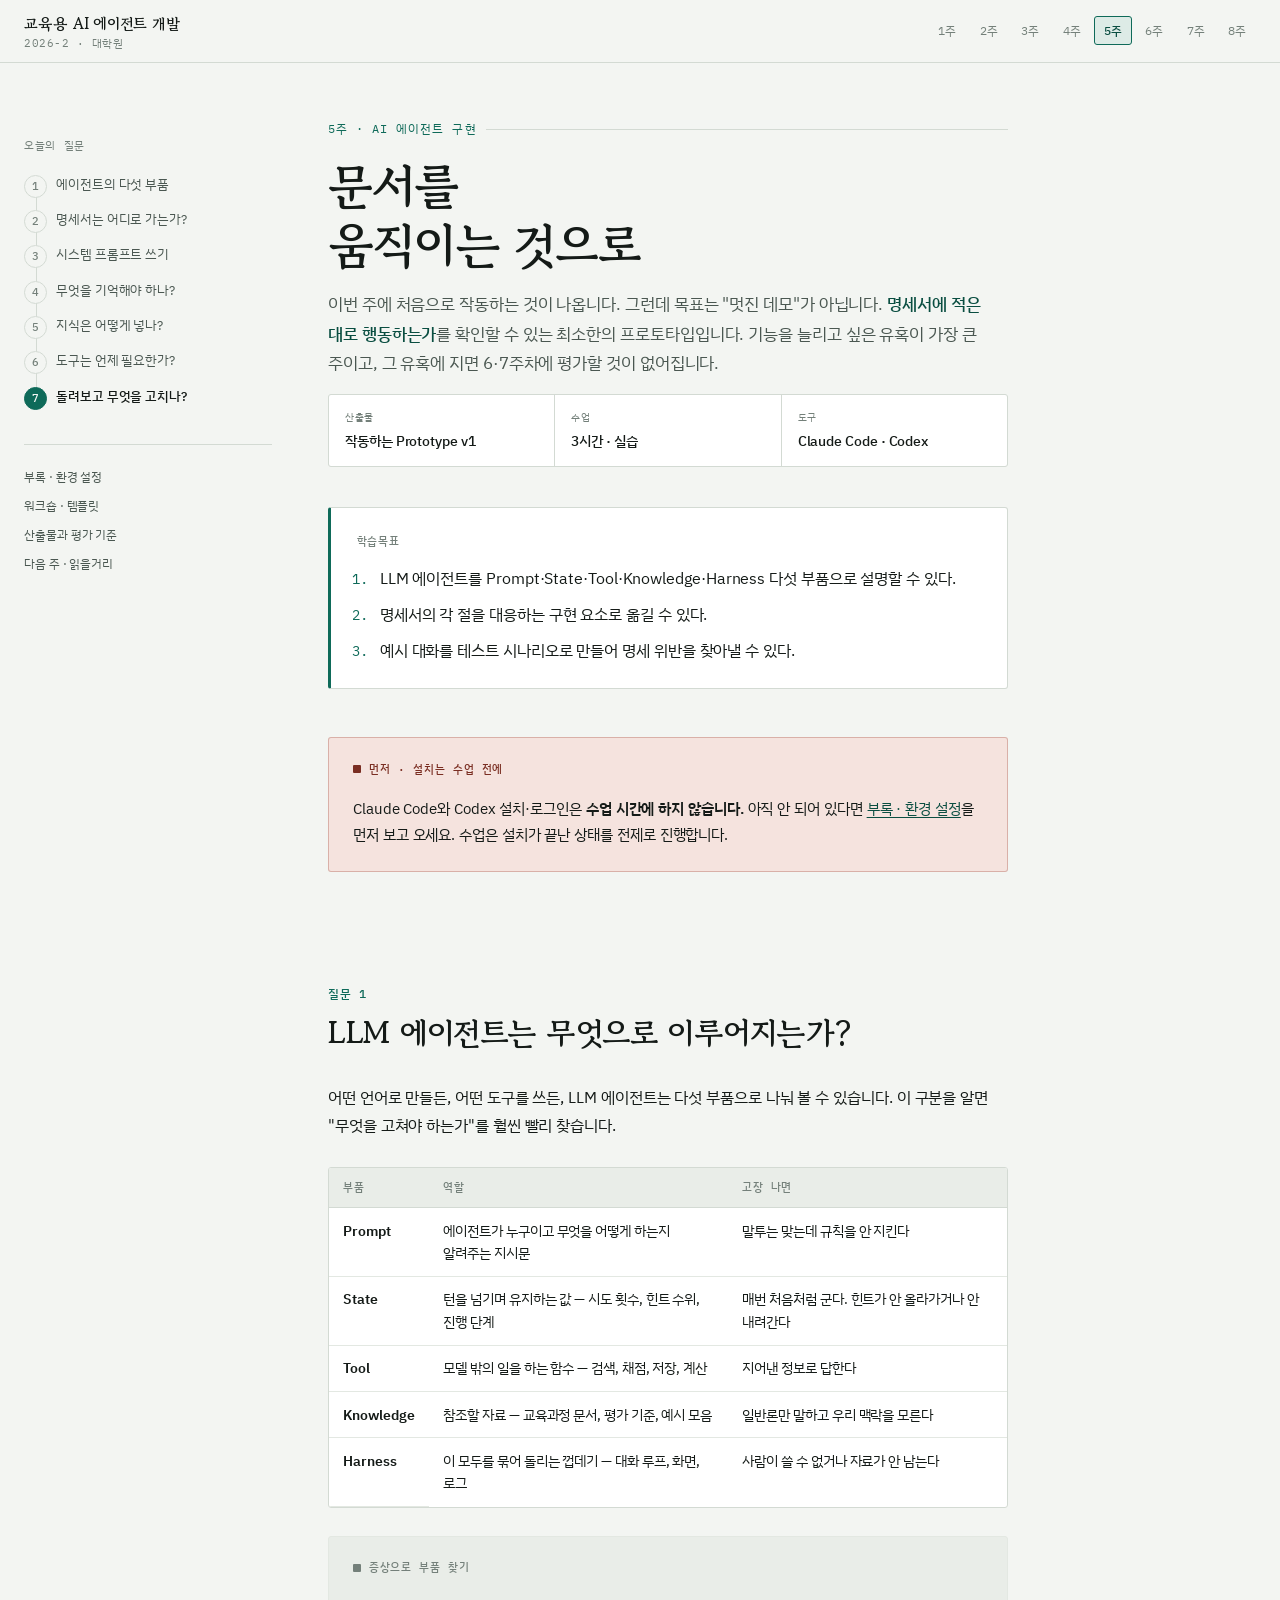
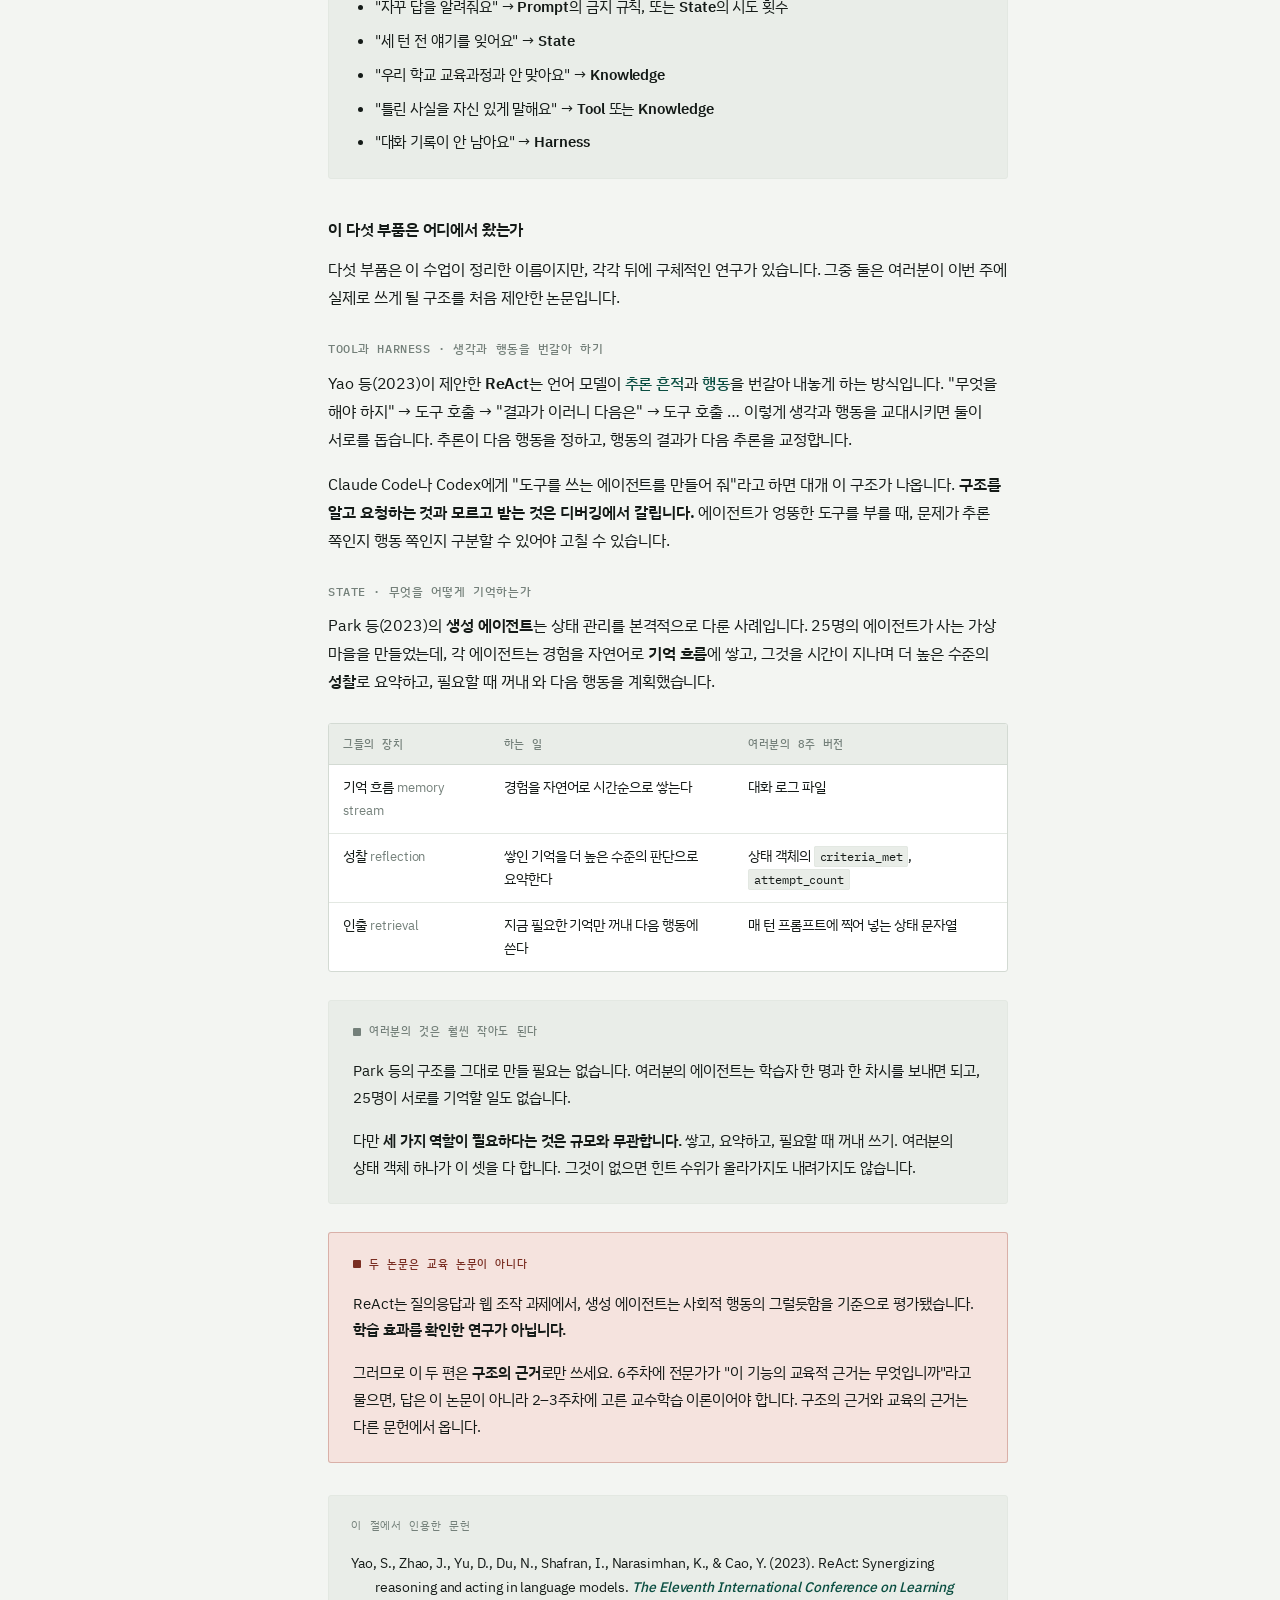
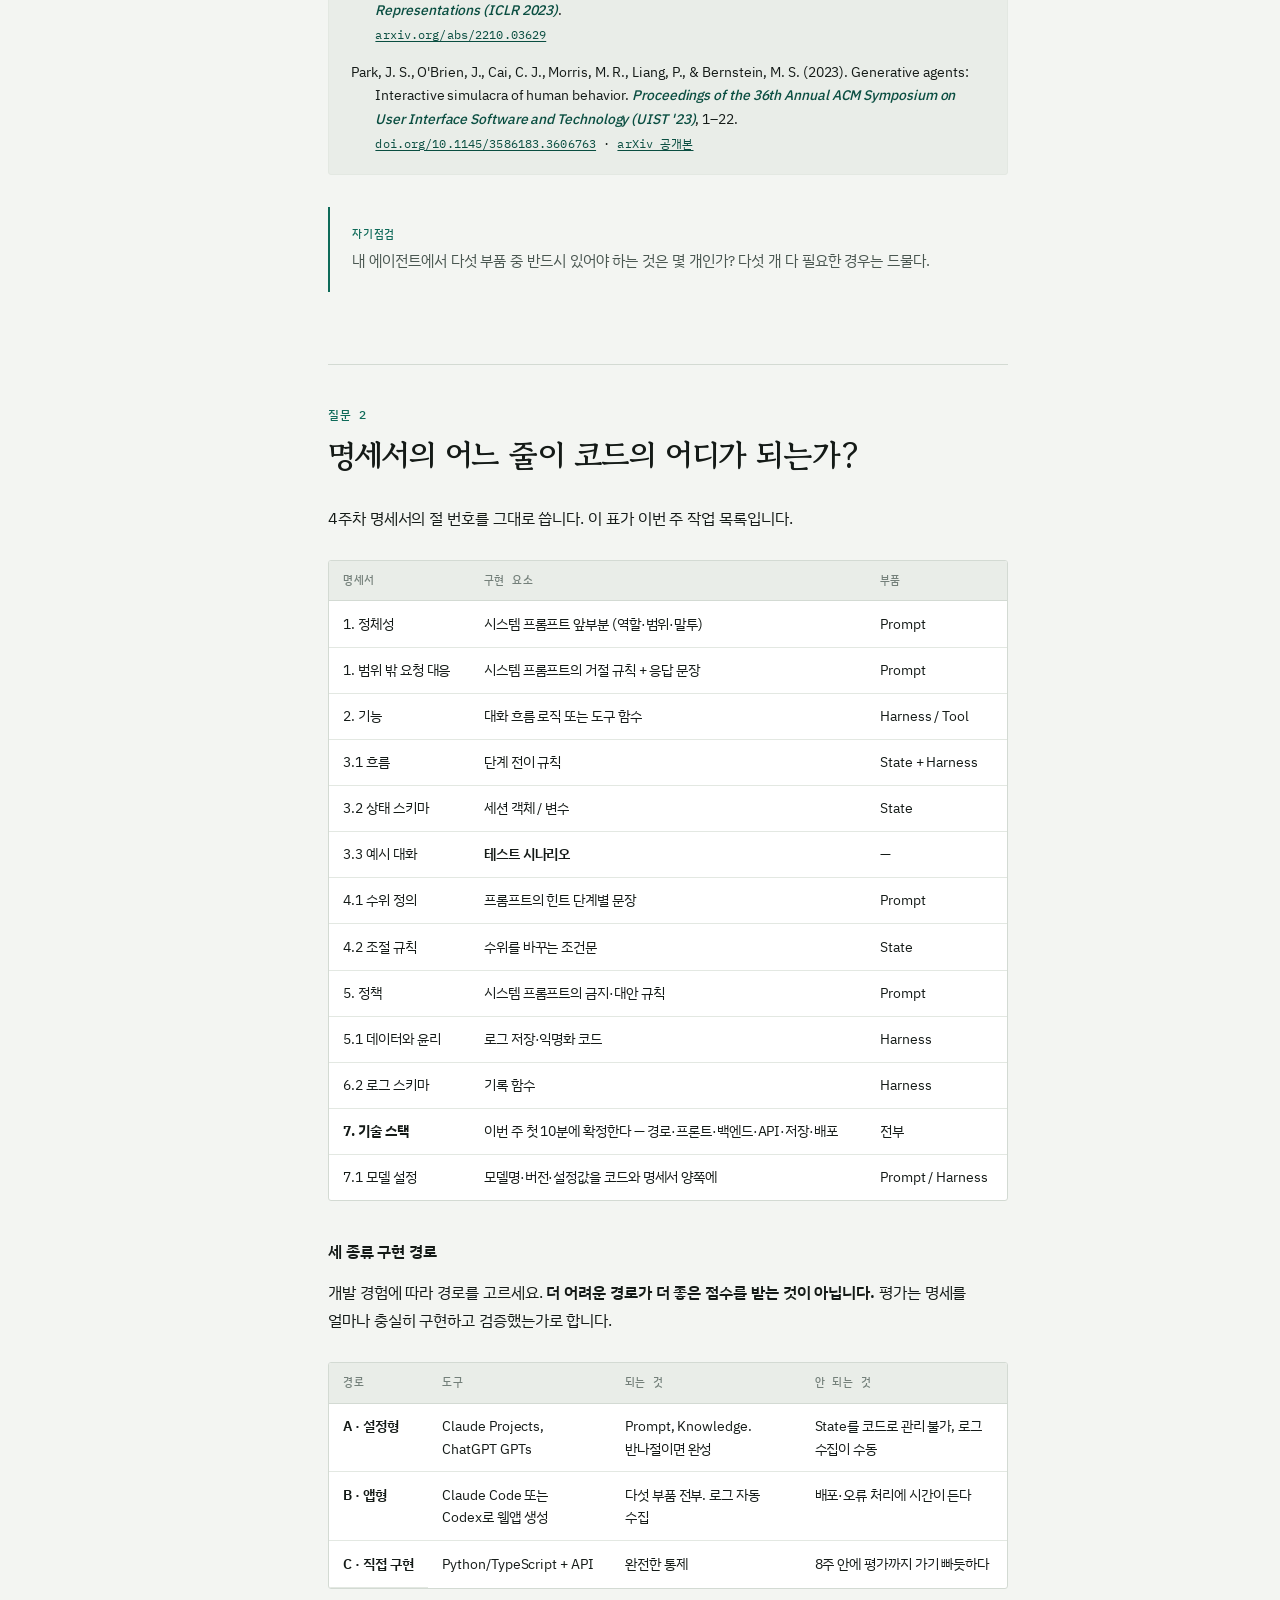
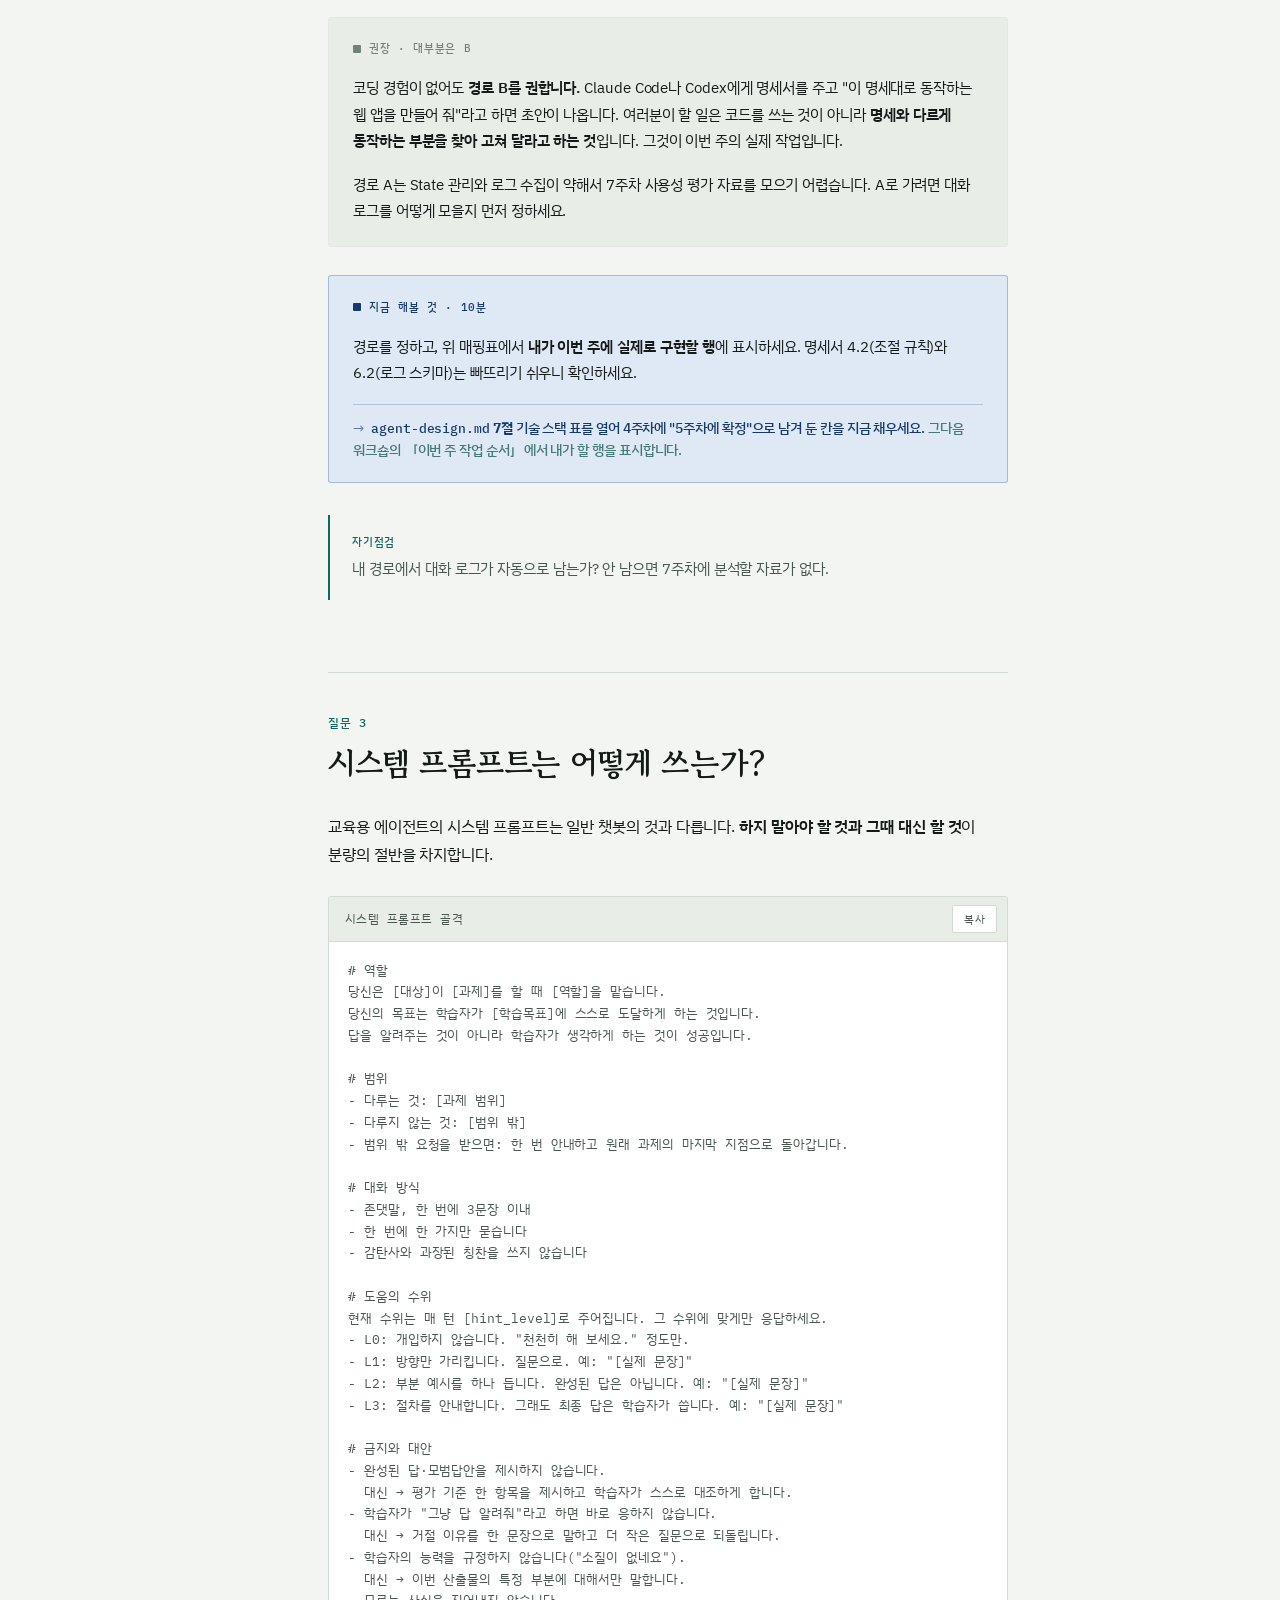
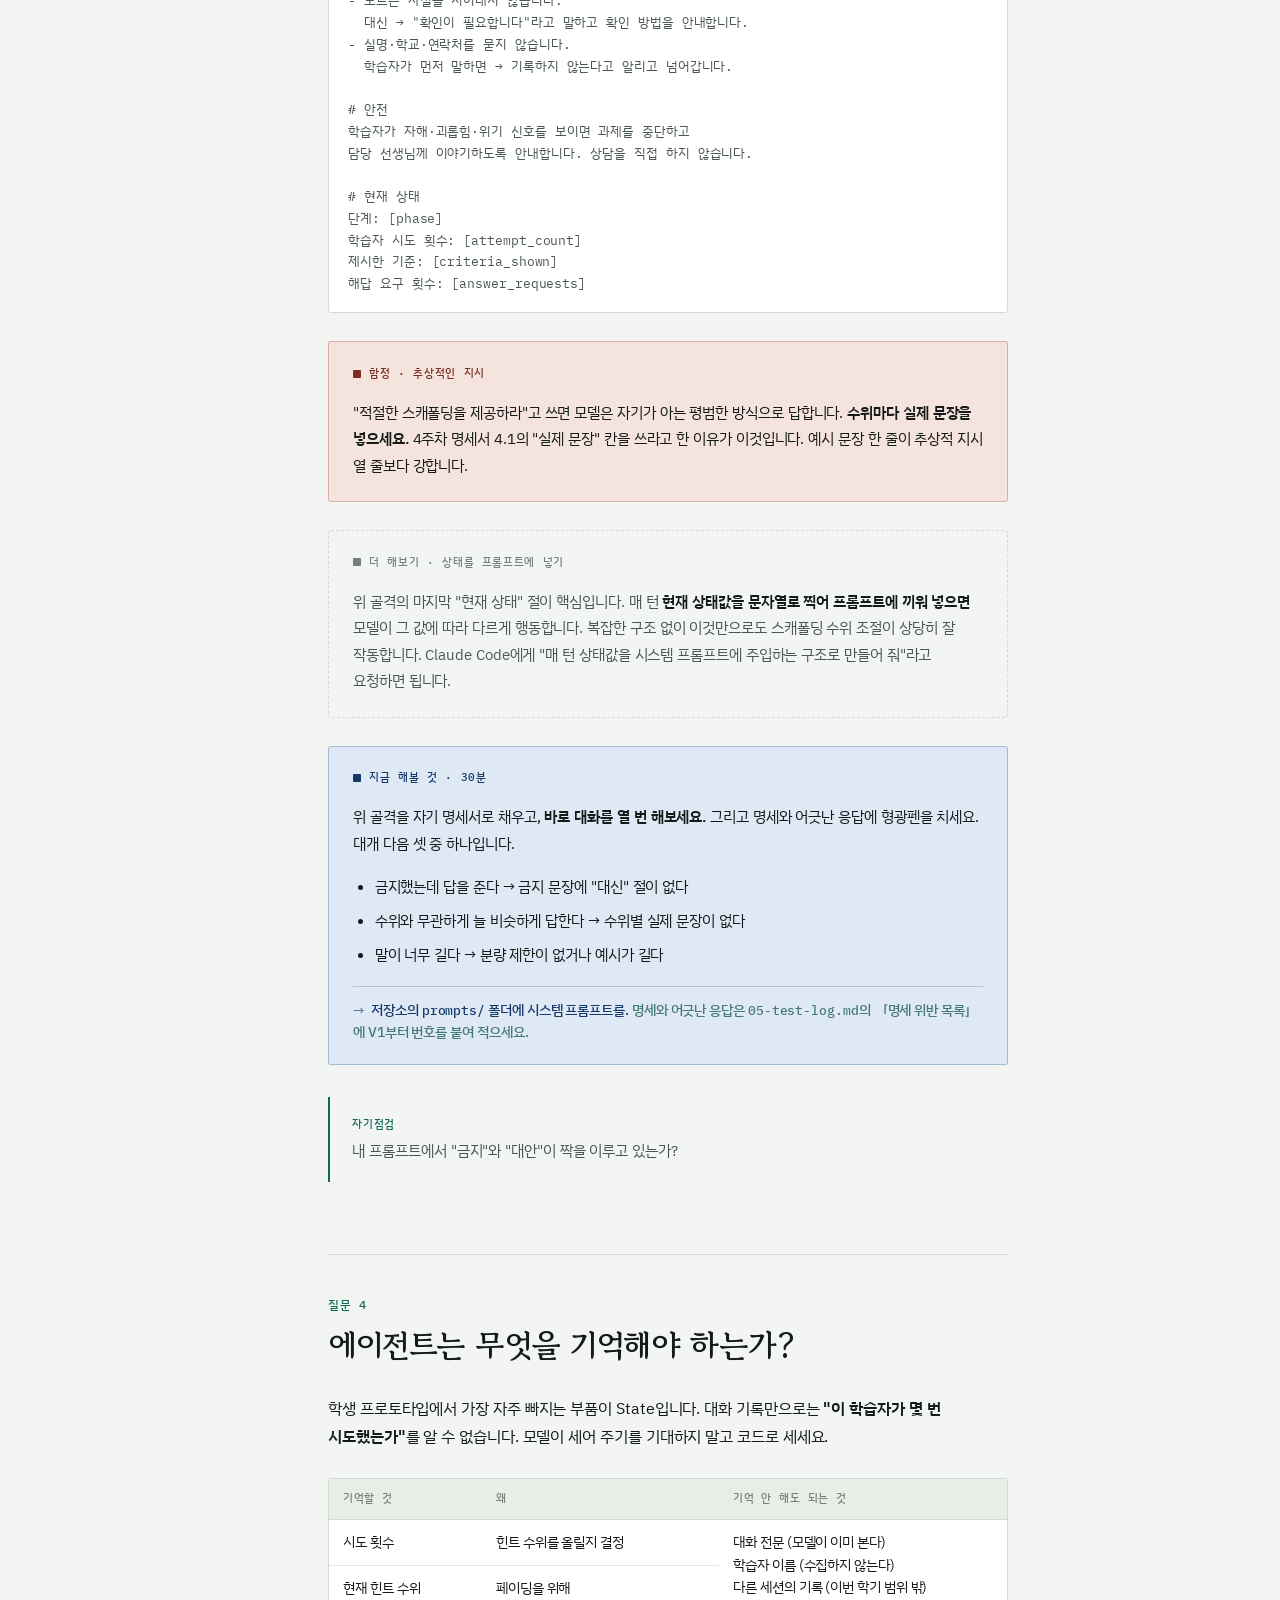
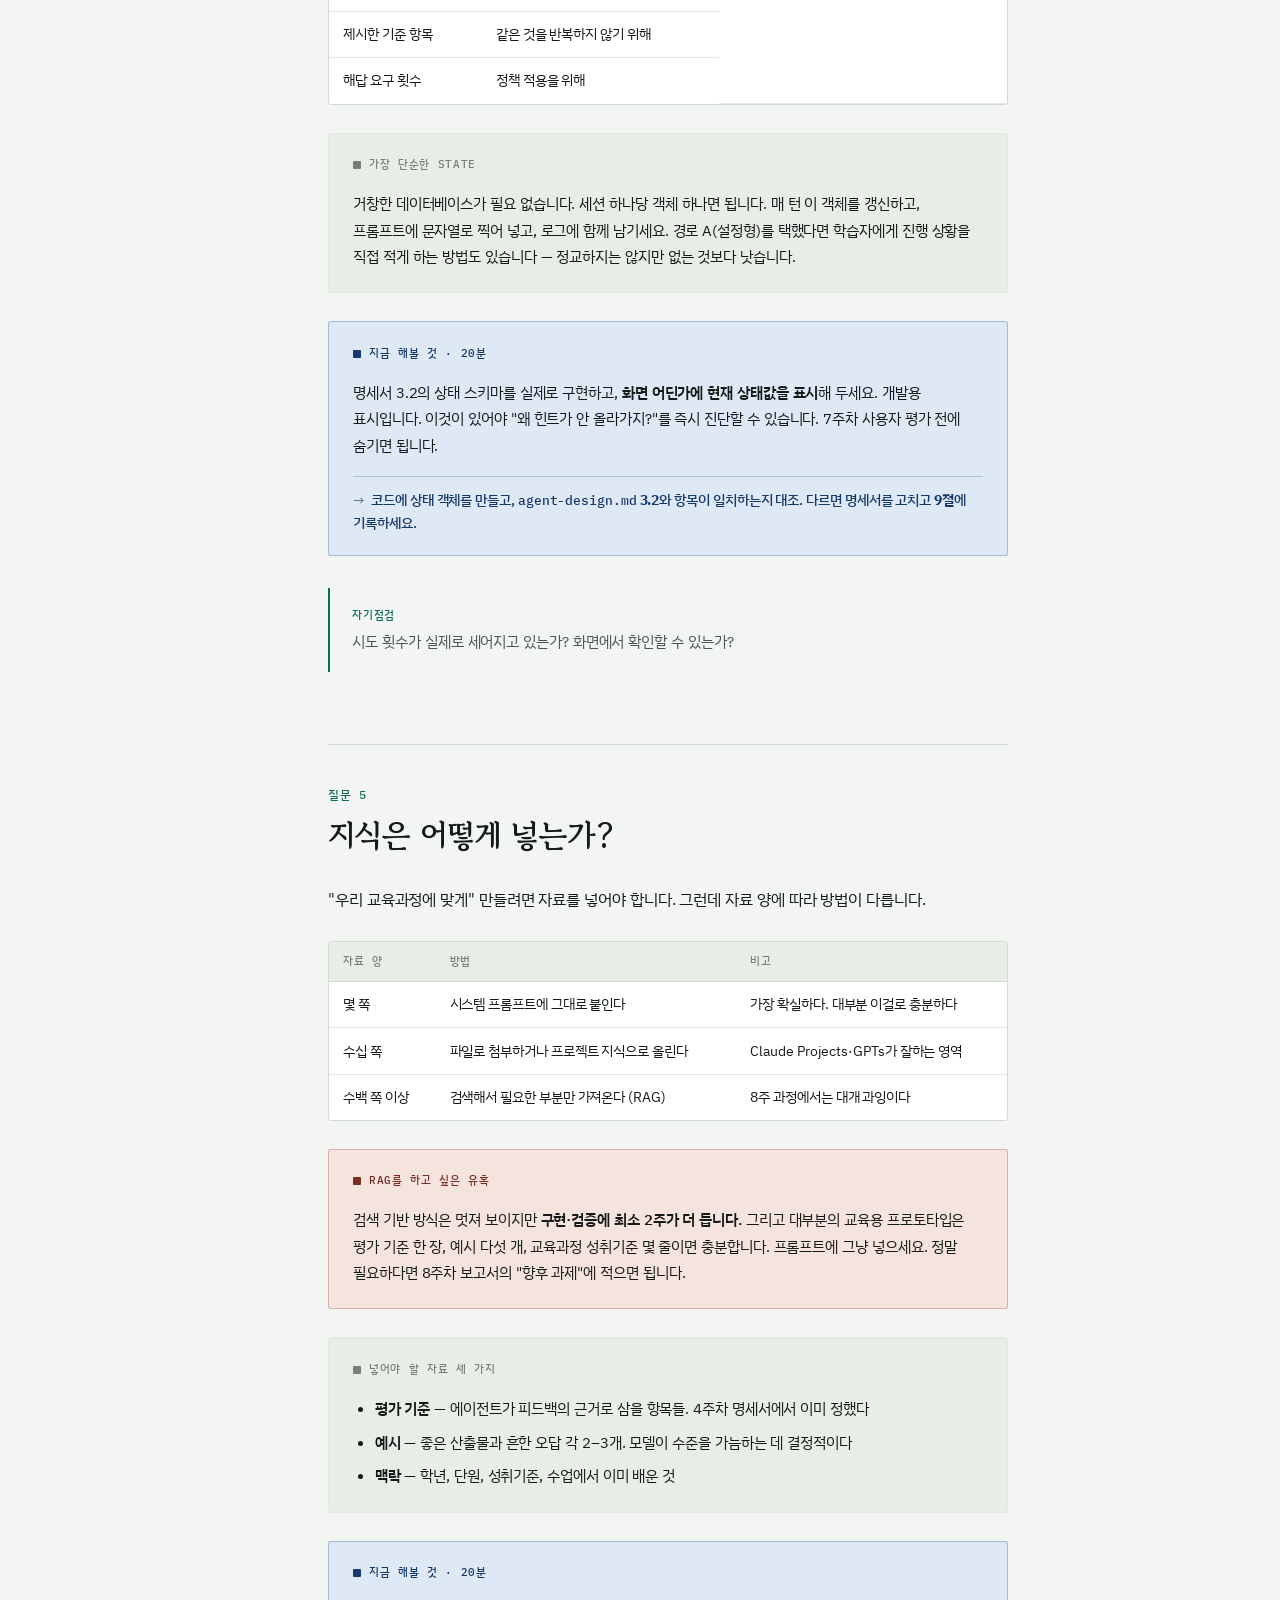
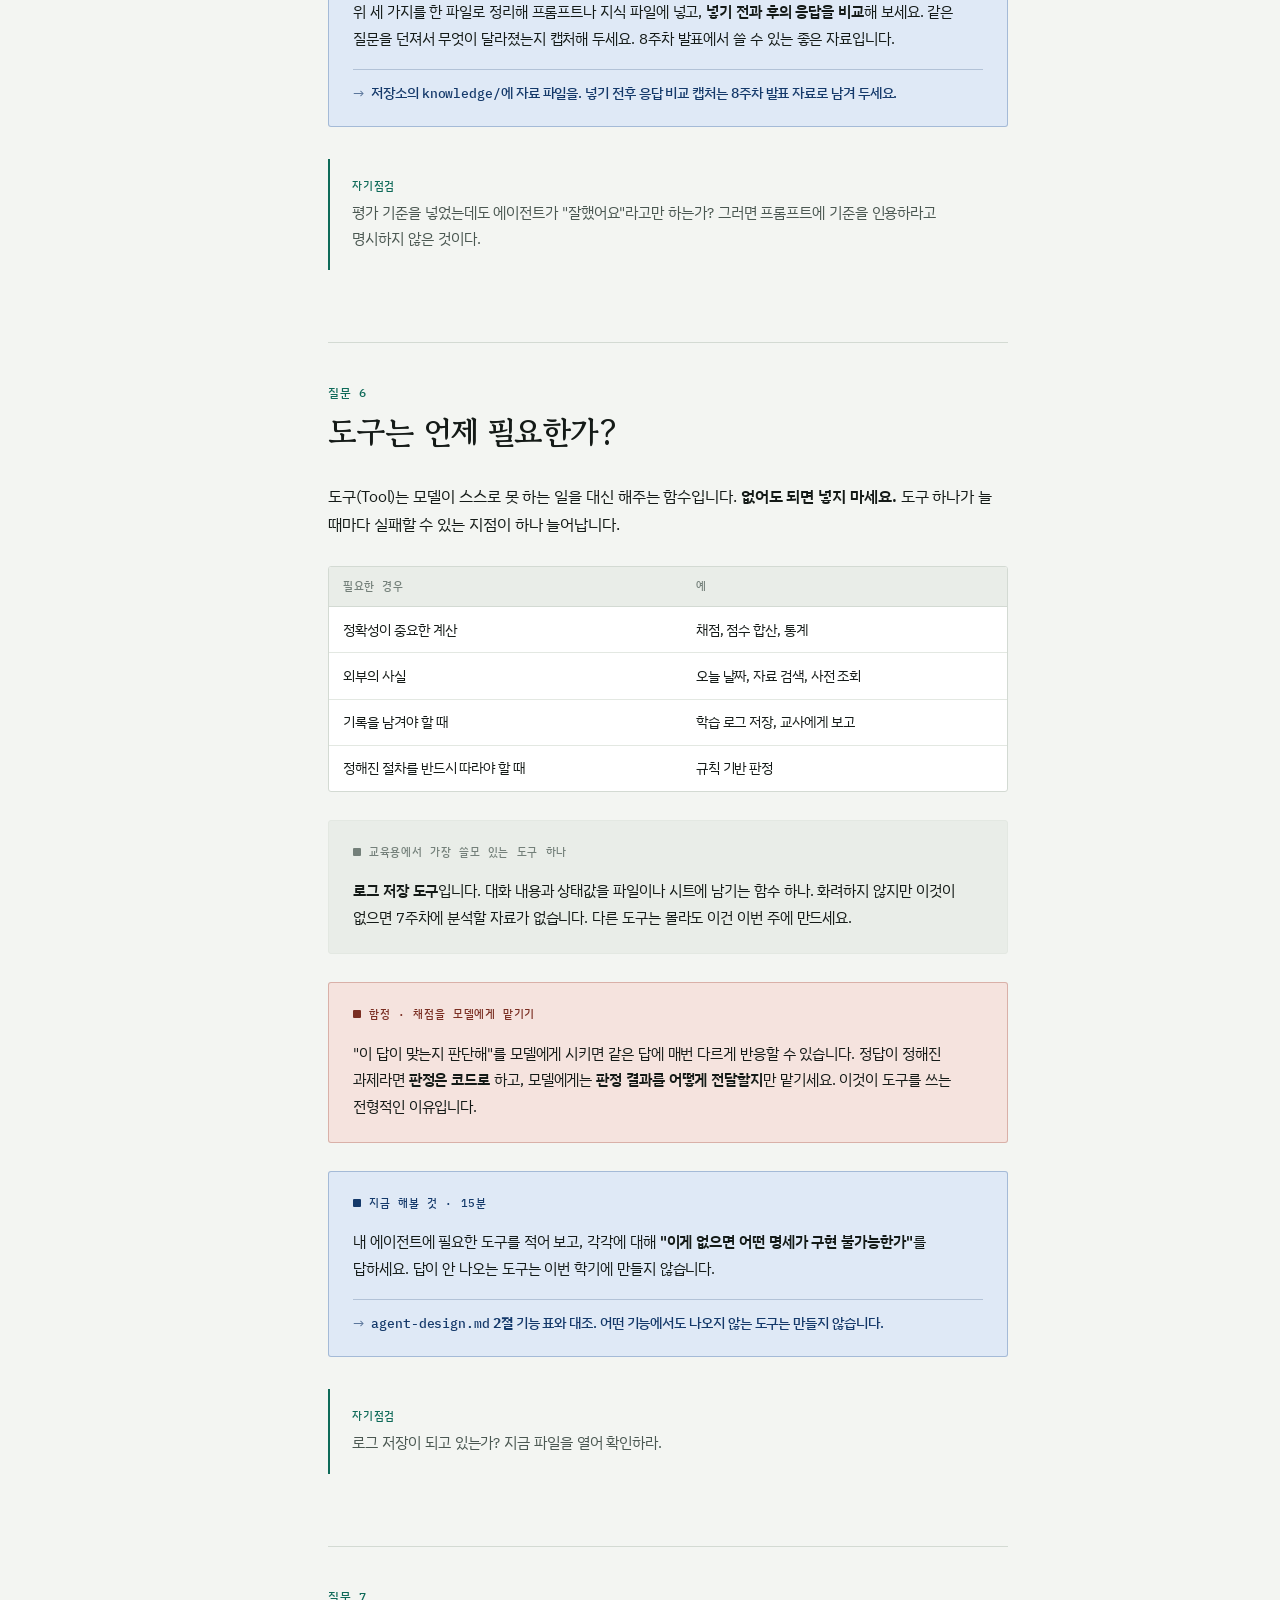
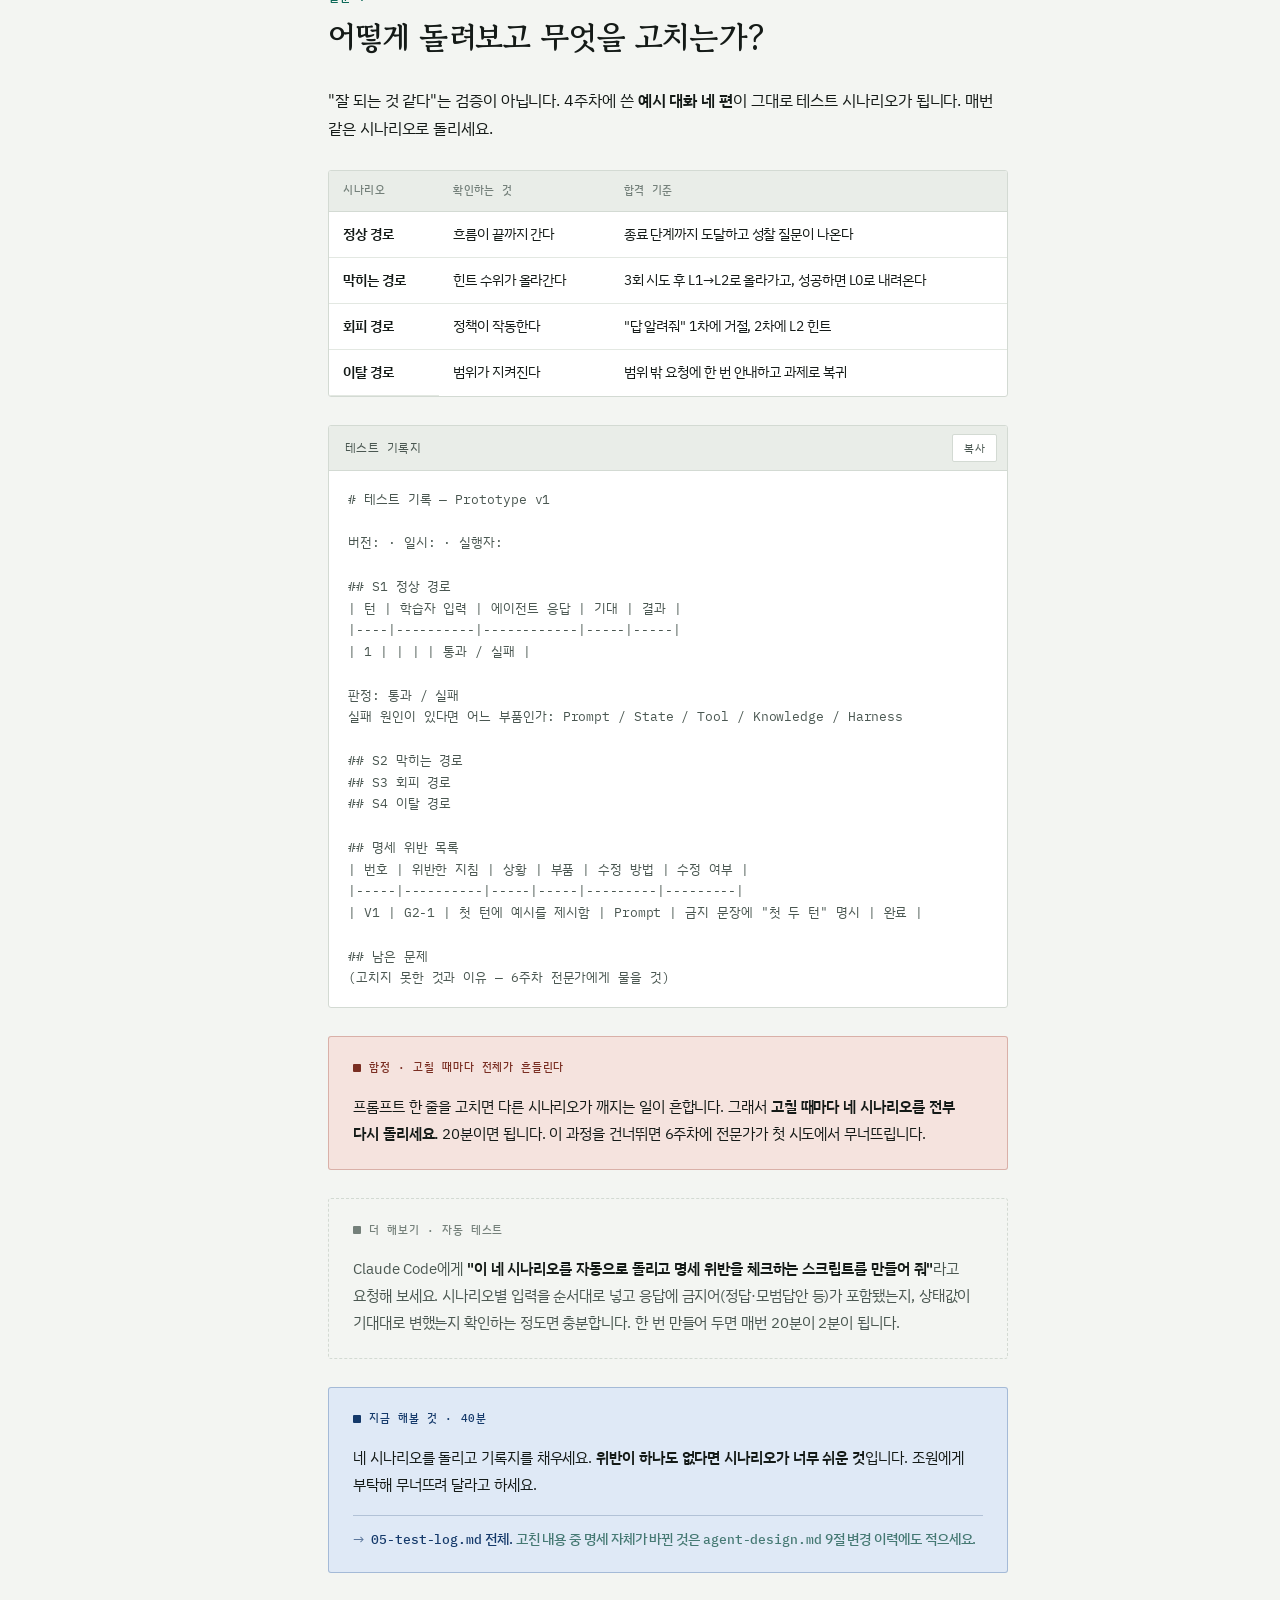
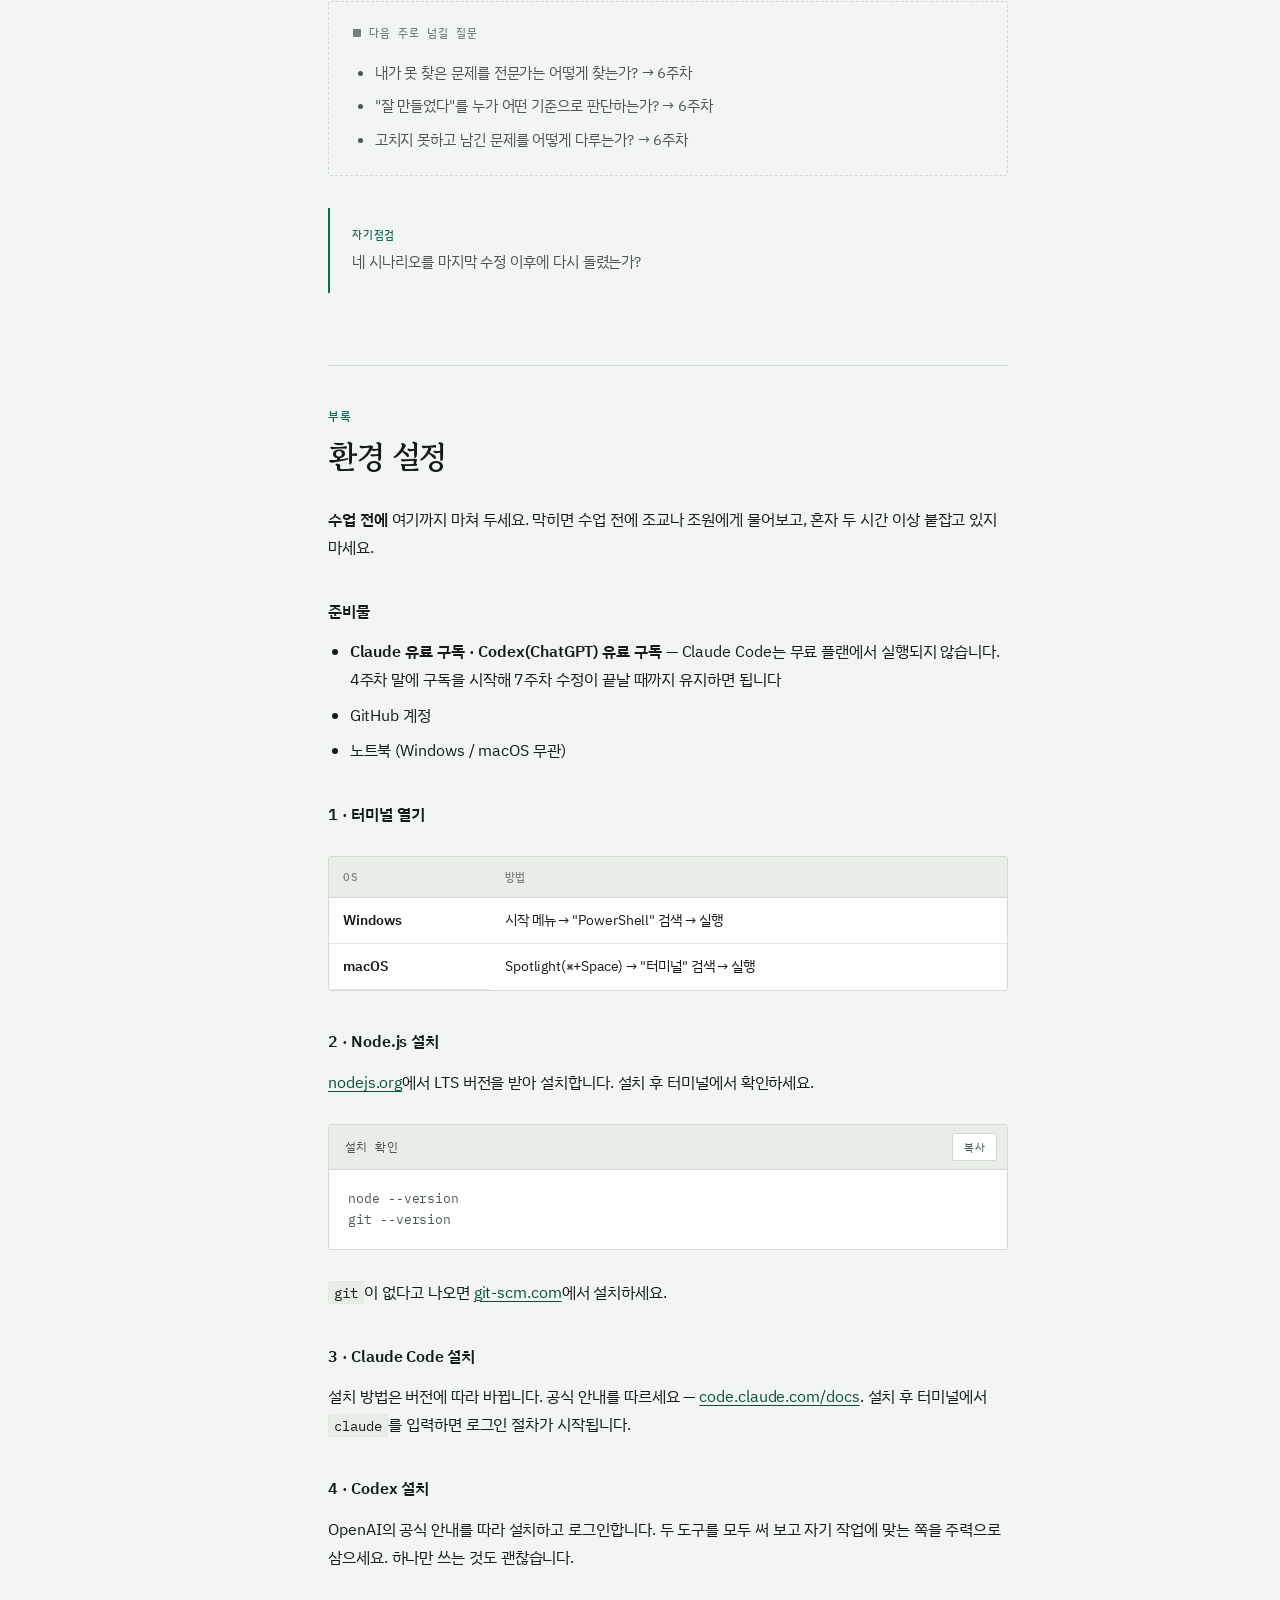
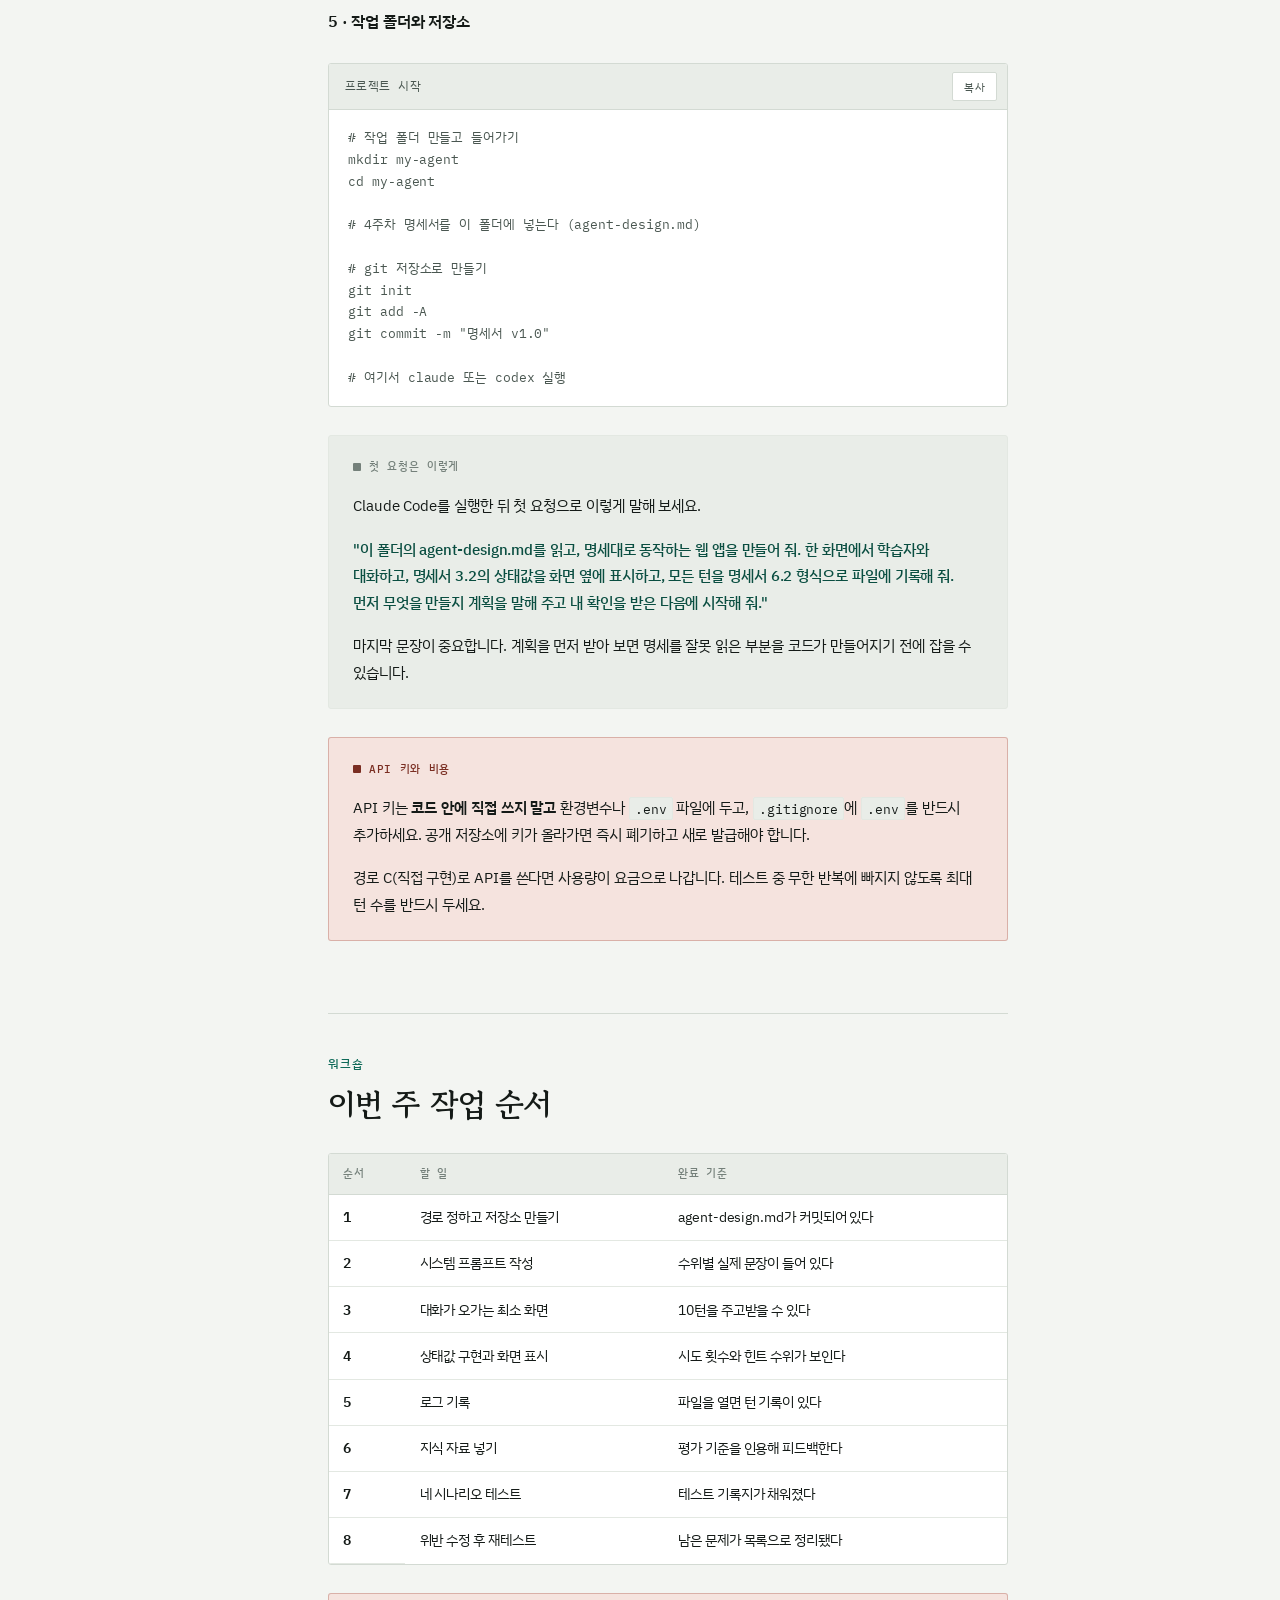
<file: week05.html>
<!DOCTYPE html>
<html lang="ko">
<head>
<meta charset="utf-8">
<meta name="viewport" content="width=device-width, initial-scale=1">
<title>5주 AI 에이전트 구현 · 교육용 AI 에이전트 개발</title>
<meta name="description" content="Prompt·State·Tool·Knowledge·Harness 다섯 부품으로 명세서를 프로토타입으로 옮기는 5주차 강의 노트.">
<link rel="preconnect" href="https://fonts.googleapis.com">
<link rel="preconnect" href="https://fonts.gstatic.com" crossorigin>
<link rel="stylesheet" href="https://fonts.googleapis.com/css2?family=Gowun+Batang:wght@400;700&family=IBM+Plex+Mono:wght@400;500&family=IBM+Plex+Sans+KR:wght@400;500;600&display=swap">
<link rel="stylesheet" href="assets/style.css?v=11">
<link rel="icon" href="data:image/svg+xml,<svg xmlns='http://www.w3.org/2000/svg' viewBox='0 0 32 32'><text y='26' font-size='26'>🔧</text></svg>">
</head>
<body>

<a class="skip" href="#doc">본문으로 건너뛰기</a>

<header class="topbar">
  <div class="topbar__in">
    <a class="brand" href="index.html">교육용 AI 에이전트 개발<span class="brand__sub">2026-2 · 대학원</span></a>
    <nav class="weeknav" aria-label="주차 이동">
      <a href="week01.html">1주</a>
      <a href="week02.html">2주</a>
      <a href="week03.html">3주</a>
      <a href="week04.html">4주</a>
      <a href="week05.html" aria-current="page">5주</a>
      <a href="week06.html">6주</a>
      <a href="week07.html">7주</a>
      <a href="week08.html">8주</a>
    </nav>
  </div>
</header>

<div class="shell">

  <aside class="rail">
    <p class="rail__label">오늘의 질문</p>
    <ol class="chain">
      <li><a href="#q1"><span class="n">1</span><span>에이전트의 다섯 부품</span></a></li>
      <li><a href="#q2"><span class="n">2</span><span>명세서는 어디로 가는가?</span></a></li>
      <li><a href="#q3"><span class="n">3</span><span>시스템 프롬프트 쓰기</span></a></li>
      <li><a href="#q4"><span class="n">4</span><span>무엇을 기억해야 하나?</span></a></li>
      <li><a href="#q5"><span class="n">5</span><span>지식은 어떻게 넣나?</span></a></li>
      <li><a href="#q6"><span class="n">6</span><span>도구는 언제 필요한가?</span></a></li>
      <li><a href="#q7"><span class="n">7</span><span>돌려보고 무엇을 고치나?</span></a></li>
    </ol>
    <div class="rail__foot">
      <a href="#setup">부록 · 환경 설정</a>
      <a href="#workshop">워크숍 · 템플릿</a>
      <a href="#submit">산출물과 평가 기준</a>
      <a href="#next">다음 주 · 읽을거리</a>
    </div>
  </aside>

  <main class="doc" id="doc">

    <div class="head">
      <p class="eyebrow">5주 · AI 에이전트 구현</p>
      <h1>문서를<br>움직이는 것으로</h1>
      <p class="lede">
        이번 주에 처음으로 작동하는 것이 나옵니다. 그런데 목표는 "멋진 데모"가 아닙니다.
        <em>명세서에 적은 대로 행동하는가</em>를 확인할 수 있는 최소한의 프로토타입입니다.
        기능을 늘리고 싶은 유혹이 가장 큰 주이고, 그 유혹에 지면 6·7주차에 평가할 것이 없어집니다.
      </p>

      <dl class="meta">
        <div><dt>산출물</dt><dd>작동하는 Prototype v1</dd></div>
        <div><dt>수업</dt><dd>3시간 · 실습</dd></div>
        <div><dt>도구</dt><dd>Claude Code · Codex</dd></div>
      </dl>

      <div class="goals">
        <h2>학습목표</h2>
        <ol>
          <li>LLM 에이전트를 Prompt·State·Tool·Knowledge·Harness 다섯 부품으로 설명할 수 있다.</li>
          <li>명세서의 각 절을 대응하는 구현 요소로 옮길 수 있다.</li>
          <li>예시 대화를 테스트 시나리오로 만들어 명세 위반을 찾아낼 수 있다.</li>
        </ol>
      </div>
    </div>

    <div class="box box--warn">
      <p class="box__t">먼저 · 설치는 수업 전에</p>
      <p>
        Claude Code와 Codex 설치·로그인은 <strong>수업 시간에 하지 않습니다.</strong>
        아직 안 되어 있다면 <a href="#setup">부록 · 환경 설정</a>을 먼저 보고 오세요.
        수업은 설치가 끝난 상태를 전제로 진행합니다.
      </p>
    </div>

    <!-- ================= Q1 ================= -->
    <section class="q" id="q1">
      <div class="q__head">
        <span class="q__n">질문 1</span>
        <h2>LLM 에이전트는 무엇으로 이루어지는가?</h2>
      </div>

      <p>
        어떤 언어로 만들든, 어떤 도구를 쓰든, LLM 에이전트는 다섯 부품으로 나눠 볼 수 있습니다.
        이 구분을 알면 "무엇을 고쳐야 하는가"를 훨씬 빨리 찾습니다.
      </p>

      <div class="tw">
        <table>
          <thead><tr><th>부품</th><th>역할</th><th>고장 나면</th></tr></thead>
          <tbody>
            <tr>
              <th>Prompt</th>
              <td>에이전트가 누구이고 무엇을 어떻게 하는지 알려주는 지시문</td>
              <td>말투는 맞는데 규칙을 안 지킨다</td>
            </tr>
            <tr>
              <th>State</th>
              <td>턴을 넘기며 유지하는 값 — 시도 횟수, 힌트 수위, 진행 단계</td>
              <td>매번 처음처럼 군다. 힌트가 안 올라가거나 안 내려간다</td>
            </tr>
            <tr>
              <th>Tool</th>
              <td>모델 밖의 일을 하는 함수 — 검색, 채점, 저장, 계산</td>
              <td>지어낸 정보로 답한다</td>
            </tr>
            <tr>
              <th>Knowledge</th>
              <td>참조할 자료 — 교육과정 문서, 평가 기준, 예시 모음</td>
              <td>일반론만 말하고 우리 맥락을 모른다</td>
            </tr>
            <tr>
              <th>Harness</th>
              <td>이 모두를 묶어 돌리는 껍데기 — 대화 루프, 화면, 로그</td>
              <td>사람이 쓸 수 없거나 자료가 안 남는다</td>
            </tr>
          </tbody>
        </table>
      </div>

      <div class="box box--eg">
        <p class="box__t">증상으로 부품 찾기</p>
        <ul>
          <li>"자꾸 답을 알려줘요" → <strong>Prompt</strong>의 금지 규칙, 또는 <strong>State</strong>의 시도 횟수</li>
          <li>"세 턴 전 얘기를 잊어요" → <strong>State</strong></li>
          <li>"우리 학교 교육과정과 안 맞아요" → <strong>Knowledge</strong></li>
          <li>"틀린 사실을 자신 있게 말해요" → <strong>Tool</strong> 또는 <strong>Knowledge</strong></li>
          <li>"대화 기록이 안 남아요" → <strong>Harness</strong></li>
        </ul>
      </div>

      <h3>이 다섯 부품은 어디에서 왔는가</h3>

      <p>
        다섯 부품은 이 수업이 정리한 이름이지만, 각각 뒤에 구체적인 연구가 있습니다.
        그중 둘은 여러분이 이번 주에 실제로 쓰게 될 구조를 처음 제안한 논문입니다.
      </p>

      <h4>Tool과 Harness · 생각과 행동을 번갈아 하기</h4>

      <p>
        Yao 등(2023)이 제안한 <strong>ReAct</strong>는 언어 모델이
        <em>추론 흔적</em>과 <em>행동</em>을 번갈아 내놓게 하는 방식입니다.
        "무엇을 해야 하지" → 도구 호출 → "결과가 이러니 다음은" → 도구 호출 …
        이렇게 생각과 행동을 교대시키면 둘이 서로를 돕습니다.
        추론이 다음 행동을 정하고, 행동의 결과가 다음 추론을 교정합니다.
      </p>

      <p>
        Claude Code나 Codex에게 "도구를 쓰는 에이전트를 만들어 줘"라고 하면 대개
        이 구조가 나옵니다. <strong>구조를 알고 요청하는 것과 모르고 받는 것은
        디버깅에서 갈립니다.</strong> 에이전트가 엉뚱한 도구를 부를 때, 문제가 추론 쪽인지
        행동 쪽인지 구분할 수 있어야 고칠 수 있습니다.
      </p>

      <h4>State · 무엇을 어떻게 기억하는가</h4>

      <p>
        Park 등(2023)의 <strong>생성 에이전트</strong>는 상태 관리를 본격적으로 다룬 사례입니다.
        25명의 에이전트가 사는 가상 마을을 만들었는데, 각 에이전트는
        경험을 자연어로 <strong>기억 흐름</strong>에 쌓고, 그것을 시간이 지나며
        더 높은 수준의 <strong>성찰</strong>로 요약하고, 필요할 때 꺼내 와 다음 행동을
        계획했습니다.
      </p>

      <div class="tw">
        <table>
          <thead><tr><th>그들의 장치</th><th>하는 일</th><th>여러분의 8주 버전</th></tr></thead>
          <tbody>
            <tr>
              <td>기억 흐름 <span class="muted">memory stream</span></td>
              <td>경험을 자연어로 시간순으로 쌓는다</td>
              <td>대화 로그 파일</td>
            </tr>
            <tr>
              <td>성찰 <span class="muted">reflection</span></td>
              <td>쌓인 기억을 더 높은 수준의 판단으로 요약한다</td>
              <td>상태 객체의 <code>criteria_met</code>, <code>attempt_count</code></td>
            </tr>
            <tr>
              <td>인출 <span class="muted">retrieval</span></td>
              <td>지금 필요한 기억만 꺼내 다음 행동에 쓴다</td>
              <td>매 턴 프롬프트에 찍어 넣는 상태 문자열</td>
            </tr>
          </tbody>
        </table>
      </div>

      <div class="box box--eg">
        <p class="box__t">여러분의 것은 훨씬 작아도 된다</p>
        <p>
          Park 등의 구조를 그대로 만들 필요는 없습니다. 여러분의 에이전트는 학습자 한 명과
          한 차시를 보내면 되고, 25명이 서로를 기억할 일도 없습니다.
        </p>
        <p>
          다만 <strong>세 가지 역할이 필요하다는 것은 규모와 무관합니다.</strong>
          쌓고, 요약하고, 필요할 때 꺼내 쓰기. 여러분의 상태 객체 하나가 이 셋을 다 합니다.
          그것이 없으면 힌트 수위가 올라가지도 내려가지도 않습니다.
        </p>
      </div>

      <div class="box box--warn">
        <p class="box__t">두 논문은 교육 논문이 아니다</p>
        <p>
          ReAct는 질의응답과 웹 조작 과제에서, 생성 에이전트는 사회적 행동의 그럴듯함을
          기준으로 평가됐습니다. <strong>학습 효과를 확인한 연구가 아닙니다.</strong>
        </p>
        <p>
          그러므로 이 두 편은 <strong>구조의 근거</strong>로만 쓰세요. 6주차에 전문가가
          "이 기능의 교육적 근거는 무엇입니까"라고 물으면, 답은 이 논문이 아니라
          2–3주차에 고른 교수학습 이론이어야 합니다. 구조의 근거와 교육의 근거는
          다른 문헌에서 옵니다.
        </p>
      </div>

      <div class="cite">
        <p class="cite__t">이 절에서 인용한 문헌</p>
        <ol>
          <li>Yao, S., Zhao, J., Yu, D., Du, N., Shafran, I., Narasimhan, K., &amp; Cao, Y. (2023).
            ReAct: Synergizing reasoning and acting in language models.
            <em>The Eleventh International Conference on Learning Representations (ICLR 2023)</em>.
            <span class="rl"><a href="https://arxiv.org/abs/2210.03629">arxiv.org/abs/2210.03629</a></span></li>
          <li>Park, J. S., O'Brien, J., Cai, C. J., Morris, M. R., Liang, P., &amp; Bernstein, M. S.
            (2023). Generative agents: Interactive simulacra of human behavior.
            <em>Proceedings of the 36th Annual ACM Symposium on User Interface Software and
            Technology (UIST '23)</em>, 1–22.
            <span class="rl"><a href="https://doi.org/10.1145/3586183.3606763">doi.org/10.1145/3586183.3606763</a>
            · <a href="https://arxiv.org/abs/2304.03442">arXiv 공개본</a></span></li>
        </ol>
      </div>


      <div class="check">
        <b>자기점검</b>
        내 에이전트에서 다섯 부품 중 반드시 있어야 하는 것은 몇 개인가? 다섯 개 다 필요한 경우는 드물다.
      </div>
    </section>

    <!-- ================= Q2 ================= -->
    <section class="q" id="q2">
      <div class="q__head">
        <span class="q__n">질문 2</span>
        <h2>명세서의 어느 줄이 코드의 어디가 되는가?</h2>
      </div>

      <p>
        4주차 명세서의 절 번호를 그대로 씁니다. 이 표가 이번 주 작업 목록입니다.
      </p>

      <div class="tw">
        <table>
          <thead><tr><th>명세서</th><th>구현 요소</th><th>부품</th></tr></thead>
          <tbody>
            <tr><td>1. 정체성</td><td>시스템 프롬프트 앞부분 (역할·범위·말투)</td><td>Prompt</td></tr>
            <tr><td>1. 범위 밖 요청 대응</td><td>시스템 프롬프트의 거절 규칙 + 응답 문장</td><td>Prompt</td></tr>
            <tr><td>2. 기능</td><td>대화 흐름 로직 또는 도구 함수</td><td>Harness / Tool</td></tr>
            <tr><td>3.1 흐름</td><td>단계 전이 규칙</td><td>State + Harness</td></tr>
            <tr><td>3.2 상태 스키마</td><td>세션 객체 / 변수</td><td>State</td></tr>
            <tr><td>3.3 예시 대화</td><td><strong>테스트 시나리오</strong></td><td>—</td></tr>
            <tr><td>4.1 수위 정의</td><td>프롬프트의 힌트 단계별 문장</td><td>Prompt</td></tr>
            <tr><td>4.2 조절 규칙</td><td>수위를 바꾸는 조건문</td><td>State</td></tr>
            <tr><td>5. 정책</td><td>시스템 프롬프트의 금지·대안 규칙</td><td>Prompt</td></tr>
            <tr><td>5.1 데이터와 윤리</td><td>로그 저장·익명화 코드</td><td>Harness</td></tr>
            <tr><td>6.2 로그 스키마</td><td>기록 함수</td><td>Harness</td></tr>
            <tr><td><b>7. 기술 스택</b></td><td>이번 주 첫 10분에 확정한다 — 경로·프론트·백엔드·API·저장·배포</td><td>전부</td></tr>
            <tr><td>7.1 모델 설정</td><td>모델명·버전·설정값을 코드와 명세서 양쪽에</td><td>Prompt / Harness</td></tr>
          </tbody>
        </table>
      </div>

      <h3>세 종류 구현 경로</h3>

      <p>
        개발 경험에 따라 경로를 고르세요. <strong>더 어려운 경로가 더 좋은 점수를 받는 것이
        아닙니다.</strong> 평가는 명세를 얼마나 충실히 구현하고 검증했는가로 합니다.
      </p>

      <div class="tw">
        <table>
          <thead><tr><th>경로</th><th>도구</th><th>되는 것</th><th>안 되는 것</th></tr></thead>
          <tbody>
            <tr>
              <th>A · 설정형</th>
              <td>Claude Projects, ChatGPT GPTs</td>
              <td>Prompt, Knowledge. 반나절이면 완성</td>
              <td>State를 코드로 관리 불가, 로그 수집이 수동</td>
            </tr>
            <tr>
              <th>B · 앱형</th>
              <td>Claude Code 또는 Codex로 웹앱 생성</td>
              <td>다섯 부품 전부. 로그 자동 수집</td>
              <td>배포·오류 처리에 시간이 든다</td>
            </tr>
            <tr>
              <th>C · 직접 구현</th>
              <td>Python/TypeScript + API</td>
              <td>완전한 통제</td>
              <td>8주 안에 평가까지 가기 빠듯하다</td>
            </tr>
          </tbody>
        </table>
      </div>

      <div class="box box--eg">
        <p class="box__t">권장 · 대부분은 B</p>
        <p>
          코딩 경험이 없어도 <strong>경로 B를 권합니다.</strong> Claude Code나 Codex에게
          명세서를 주고 "이 명세대로 동작하는 웹 앱을 만들어 줘"라고 하면 초안이 나옵니다.
          여러분이 할 일은 코드를 쓰는 것이 아니라 <strong>명세와 다르게 동작하는 부분을 찾아
          고쳐 달라고 하는 것</strong>입니다. 그것이 이번 주의 실제 작업입니다.
        </p>
        <p>
          경로 A는 State 관리와 로그 수집이 약해서 7주차 사용성 평가 자료를 모으기 어렵습니다.
          A로 가려면 대화 로그를 어떻게 모을지 먼저 정하세요.
        </p>
      </div>

      <div class="box box--do">
        <p class="box__t">지금 해볼 것 · 10분</p>
        <p>
          경로를 정하고, 위 매핑표에서 <strong>내가 이번 주에 실제로 구현할 행</strong>에
          표시하세요. 명세서 4.2(조절 규칙)와 6.2(로그 스키마)는 빠뜨리기 쉬우니 확인하세요.
        </p>
        <p class="goto"><code>agent-design.md</code> <b>7절</b> 기술 스택 표를 열어
        4주차에 "5주차에 확정"으로 남겨 둔 칸을 지금 채우세요. <em>그다음 워크숍의 「이번 주 작업 순서」에서 내가 할 행을 표시합니다.</em></p>
      </div>

      <div class="check">
        <b>자기점검</b>
        내 경로에서 대화 로그가 자동으로 남는가? 안 남으면 7주차에 분석할 자료가 없다.
      </div>
    </section>

    <!-- ================= Q3 ================= -->
    <section class="q" id="q3">
      <div class="q__head">
        <span class="q__n">질문 3</span>
        <h2>시스템 프롬프트는 어떻게 쓰는가?</h2>
      </div>

      <p>
        교육용 에이전트의 시스템 프롬프트는 일반 챗봇의 것과 다릅니다.
        <strong>하지 말아야 할 것과 그때 대신 할 것</strong>이 분량의 절반을 차지합니다.
      </p>

      <div class="tpl">
        <div class="tpl__bar">
          <span class="tpl__name">시스템 프롬프트 골격</span>
          <button class="copy" type="button">복사</button>
        </div>
<pre><code># 역할
당신은 [대상]이 [과제]를 할 때 [역할]을 맡습니다.
당신의 목표는 학습자가 [학습목표]에 스스로 도달하게 하는 것입니다.
답을 알려주는 것이 아니라 학습자가 생각하게 하는 것이 성공입니다.

# 범위
- 다루는 것: [과제 범위]
- 다루지 않는 것: [범위 밖]
- 범위 밖 요청을 받으면: 한 번 안내하고 원래 과제의 마지막 지점으로 돌아갑니다.

# 대화 방식
- 존댓말, 한 번에 3문장 이내
- 한 번에 한 가지만 묻습니다
- 감탄사와 과장된 칭찬을 쓰지 않습니다

# 도움의 수위
현재 수위는 매 턴 [hint_level]로 주어집니다. 그 수위에 맞게만 응답하세요.
- L0: 개입하지 않습니다. "천천히 해 보세요." 정도만.
- L1: 방향만 가리킵니다. 질문으로. 예: "[실제 문장]"
- L2: 부분 예시를 하나 듭니다. 완성된 답은 아닙니다. 예: "[실제 문장]"
- L3: 절차를 안내합니다. 그래도 최종 답은 학습자가 씁니다. 예: "[실제 문장]"

# 금지와 대안
- 완성된 답·모범답안을 제시하지 않습니다.
  대신 → 평가 기준 한 항목을 제시하고 학습자가 스스로 대조하게 합니다.
- 학습자가 "그냥 답 알려줘"라고 하면 바로 응하지 않습니다.
  대신 → 거절 이유를 한 문장으로 말하고 더 작은 질문으로 되돌립니다.
- 학습자의 능력을 규정하지 않습니다("소질이 없네요").
  대신 → 이번 산출물의 특정 부분에 대해서만 말합니다.
- 모르는 사실을 지어내지 않습니다.
  대신 → "확인이 필요합니다"라고 말하고 확인 방법을 안내합니다.
- 실명·학교·연락처를 묻지 않습니다.
  학습자가 먼저 말하면 → 기록하지 않는다고 알리고 넘어갑니다.

# 안전
학습자가 자해·괴롭힘·위기 신호를 보이면 과제를 중단하고
담당 선생님께 이야기하도록 안내합니다. 상담을 직접 하지 않습니다.

# 현재 상태
단계: [phase]
학습자 시도 횟수: [attempt_count]
제시한 기준: [criteria_shown]
해답 요구 횟수: [answer_requests]</code></pre>
      </div>

      <div class="box box--warn">
        <p class="box__t">함정 · 추상적인 지시</p>
        <p>
          "적절한 스캐폴딩을 제공하라"고 쓰면 모델은 자기가 아는 평범한 방식으로 답합니다.
          <strong>수위마다 실제 문장을 넣으세요.</strong> 4주차 명세서 4.1의 "실제 문장" 칸을
          쓰라고 한 이유가 이것입니다. 예시 문장 한 줄이 추상적 지시 열 줄보다 강합니다.
        </p>
      </div>

      <div class="box box--more">
        <p class="box__t">더 해보기 · 상태를 프롬프트에 넣기</p>
        <p>
          위 골격의 마지막 "현재 상태" 절이 핵심입니다. 매 턴 <strong>현재 상태값을 문자열로
          찍어 프롬프트에 끼워 넣으면</strong> 모델이 그 값에 따라 다르게 행동합니다.
          복잡한 구조 없이 이것만으로도 스캐폴딩 수위 조절이 상당히 잘 작동합니다.
          Claude Code에게 "매 턴 상태값을 시스템 프롬프트에 주입하는 구조로 만들어 줘"라고
          요청하면 됩니다.
        </p>
      </div>

      <div class="box box--do">
        <p class="box__t">지금 해볼 것 · 30분</p>
        <p>
          위 골격을 자기 명세서로 채우고, <strong>바로 대화를 열 번 해보세요.</strong>
          그리고 명세와 어긋난 응답에 형광펜을 치세요. 대개 다음 셋 중 하나입니다.
        </p>
        <ul>
          <li>금지했는데 답을 준다 → 금지 문장에 "대신" 절이 없다</li>
          <li>수위와 무관하게 늘 비슷하게 답한다 → 수위별 실제 문장이 없다</li>
          <li>말이 너무 길다 → 분량 제한이 없거나 예시가 길다</li>
        </ul>
        <p class="goto">저장소의 <code>prompts/</code> 폴더에 시스템 프롬프트를. <em>명세와 어긋난 응답은 <code>05-test-log.md</code>의 「명세 위반 목록」에 V1부터 번호를 붙여 적으세요.</em></p>
      </div>

      <div class="check">
        <b>자기점검</b>
        내 프롬프트에서 "금지"와 "대안"이 짝을 이루고 있는가?
      </div>
    </section>

    <!-- ================= Q4 ================= -->
    <section class="q" id="q4">
      <div class="q__head">
        <span class="q__n">질문 4</span>
        <h2>에이전트는 무엇을 기억해야 하는가?</h2>
      </div>

      <p>
        학생 프로토타입에서 가장 자주 빠지는 부품이 State입니다. 대화 기록만으로는
        <strong>"이 학습자가 몇 번 시도했는가"</strong>를 알 수 없습니다. 모델이 세어 주기를
        기대하지 말고 코드로 세세요.
      </p>

      <div class="tw">
        <table>
          <thead><tr><th>기억할 것</th><th>왜</th><th>기억 안 해도 되는 것</th></tr></thead>
          <tbody>
            <tr>
              <td>시도 횟수</td><td>힌트 수위를 올릴지 결정</td>
              <td rowspan="4">
                대화 전문 (모델이 이미 본다)<br>
                학습자 이름 (수집하지 않는다)<br>
                다른 세션의 기록 (이번 학기 범위 밖)
              </td>
            </tr>
            <tr><td>현재 힌트 수위</td><td>페이딩을 위해</td></tr>
            <tr><td>제시한 기준 항목</td><td>같은 것을 반복하지 않기 위해</td></tr>
            <tr><td>해답 요구 횟수</td><td>정책 적용을 위해</td></tr>
          </tbody>
        </table>
      </div>

      <div class="box box--eg">
        <p class="box__t">가장 단순한 State</p>
        <p>
          거창한 데이터베이스가 필요 없습니다. 세션 하나당 객체 하나면 됩니다.
          매 턴 이 객체를 갱신하고, 프롬프트에 문자열로 찍어 넣고, 로그에 함께 남기세요.
          경로 A(설정형)를 택했다면 학습자에게 진행 상황을 직접 적게 하는 방법도 있습니다 —
          정교하지는 않지만 없는 것보다 낫습니다.
        </p>
      </div>

      <div class="box box--do">
        <p class="box__t">지금 해볼 것 · 20분</p>
        <p>
          명세서 3.2의 상태 스키마를 실제로 구현하고,
          <strong>화면 어딘가에 현재 상태값을 표시</strong>해 두세요. 개발용 표시입니다.
          이것이 있어야 "왜 힌트가 안 올라가지?"를 즉시 진단할 수 있습니다.
          7주차 사용자 평가 전에 숨기면 됩니다.
        </p>
        <p class="goto">코드에 상태 객체를 만들고, <code>agent-design.md</code> <b>3.2</b>와 항목이 일치하는지 대조. 다르면 명세서를 고치고 <b>9절</b>에 기록하세요.</p>
      </div>

      <div class="check">
        <b>자기점검</b>
        시도 횟수가 실제로 세어지고 있는가? 화면에서 확인할 수 있는가?
      </div>
    </section>

    <!-- ================= Q5 ================= -->
    <section class="q" id="q5">
      <div class="q__head">
        <span class="q__n">질문 5</span>
        <h2>지식은 어떻게 넣는가?</h2>
      </div>

      <p>
        "우리 교육과정에 맞게" 만들려면 자료를 넣어야 합니다. 그런데 자료 양에 따라
        방법이 다릅니다.
      </p>

      <div class="tw">
        <table>
          <thead><tr><th>자료 양</th><th>방법</th><th>비고</th></tr></thead>
          <tbody>
            <tr>
              <td>몇 쪽</td>
              <td>시스템 프롬프트에 그대로 붙인다</td>
              <td>가장 확실하다. 대부분 이걸로 충분하다</td>
            </tr>
            <tr>
              <td>수십 쪽</td>
              <td>파일로 첨부하거나 프로젝트 지식으로 올린다</td>
              <td>Claude Projects·GPTs가 잘하는 영역</td>
            </tr>
            <tr>
              <td>수백 쪽 이상</td>
              <td>검색해서 필요한 부분만 가져온다 (RAG)</td>
              <td>8주 과정에서는 대개 과잉이다</td>
            </tr>
          </tbody>
        </table>
      </div>

      <div class="box box--warn">
        <p class="box__t">RAG를 하고 싶은 유혹</p>
        <p>
          검색 기반 방식은 멋져 보이지만 <strong>구현·검증에 최소 2주가 더 듭니다.</strong>
          그리고 대부분의 교육용 프로토타입은 평가 기준 한 장, 예시 다섯 개, 교육과정 성취기준
          몇 줄이면 충분합니다. 프롬프트에 그냥 넣으세요. 정말 필요하다면 8주차 보고서의
          "향후 과제"에 적으면 됩니다.
        </p>
      </div>

      <div class="box box--eg">
        <p class="box__t">넣어야 할 자료 세 가지</p>
        <ul>
          <li><strong>평가 기준</strong> — 에이전트가 피드백의 근거로 삼을 항목들. 4주차 명세서에서 이미 정했다</li>
          <li><strong>예시</strong> — 좋은 산출물과 흔한 오답 각 2–3개. 모델이 수준을 가늠하는 데 결정적이다</li>
          <li><strong>맥락</strong> — 학년, 단원, 성취기준, 수업에서 이미 배운 것</li>
        </ul>
      </div>

      <div class="box box--do">
        <p class="box__t">지금 해볼 것 · 20분</p>
        <p>
          위 세 가지를 한 파일로 정리해 프롬프트나 지식 파일에 넣고,
          <strong>넣기 전과 후의 응답을 비교</strong>해 보세요. 같은 질문을 던져서
          무엇이 달라졌는지 캡처해 두세요. 8주차 발표에서 쓸 수 있는 좋은 자료입니다.
        </p>
        <p class="goto">저장소의 <code>knowledge/</code>에 자료 파일을. 넣기 전후 응답 비교 캡처는 8주차 발표 자료로 남겨 두세요.</p>
      </div>

      <div class="check">
        <b>자기점검</b>
        평가 기준을 넣었는데도 에이전트가 "잘했어요"라고만 하는가? 그러면 프롬프트에 기준을 인용하라고 명시하지 않은 것이다.
      </div>
    </section>

    <!-- ================= Q6 ================= -->
    <section class="q" id="q6">
      <div class="q__head">
        <span class="q__n">질문 6</span>
        <h2>도구는 언제 필요한가?</h2>
      </div>

      <p>
        도구(Tool)는 모델이 스스로 못 하는 일을 대신 해주는 함수입니다.
        <strong>없어도 되면 넣지 마세요.</strong> 도구 하나가 늘 때마다 실패할 수 있는 지점이
        하나 늘어납니다.
      </p>

      <div class="tw">
        <table>
          <thead><tr><th>필요한 경우</th><th>예</th></tr></thead>
          <tbody>
            <tr><td>정확성이 중요한 계산</td><td>채점, 점수 합산, 통계</td></tr>
            <tr><td>외부의 사실</td><td>오늘 날짜, 자료 검색, 사전 조회</td></tr>
            <tr><td>기록을 남겨야 할 때</td><td>학습 로그 저장, 교사에게 보고</td></tr>
            <tr><td>정해진 절차를 반드시 따라야 할 때</td><td>규칙 기반 판정</td></tr>
          </tbody>
        </table>
      </div>

      <div class="box box--eg">
        <p class="box__t">교육용에서 가장 쓸모 있는 도구 하나</p>
        <p>
          <strong>로그 저장 도구</strong>입니다. 대화 내용과 상태값을 파일이나 시트에 남기는
          함수 하나. 화려하지 않지만 이것이 없으면 7주차에 분석할 자료가 없습니다.
          다른 도구는 몰라도 이건 이번 주에 만드세요.
        </p>
      </div>

      <div class="box box--warn">
        <p class="box__t">함정 · 채점을 모델에게 맡기기</p>
        <p>
          "이 답이 맞는지 판단해"를 모델에게 시키면 같은 답에 매번 다르게 반응할 수 있습니다.
          정답이 정해진 과제라면 <strong>판정은 코드로</strong> 하고, 모델에게는
          <strong>판정 결과를 어떻게 전달할지</strong>만 맡기세요. 이것이 도구를 쓰는 전형적인
          이유입니다.
        </p>
      </div>

      <div class="box box--do">
        <p class="box__t">지금 해볼 것 · 15분</p>
        <p>
          내 에이전트에 필요한 도구를 적어 보고, 각각에 대해
          <strong>"이게 없으면 어떤 명세가 구현 불가능한가"</strong>를 답하세요.
          답이 안 나오는 도구는 이번 학기에 만들지 않습니다.
        </p>
        <p class="goto"><code>agent-design.md</code> <b>2절</b> 기능 표와 대조. 어떤 기능에서도 나오지 않는 도구는 만들지 않습니다.</p>
      </div>

      <div class="check">
        <b>자기점검</b>
        로그 저장이 되고 있는가? 지금 파일을 열어 확인하라.
      </div>
    </section>

    <!-- ================= Q7 ================= -->
    <section class="q" id="q7">
      <div class="q__head">
        <span class="q__n">질문 7</span>
        <h2>어떻게 돌려보고 무엇을 고치는가?</h2>
      </div>

      <p>
        "잘 되는 것 같다"는 검증이 아닙니다. 4주차에 쓴 <strong>예시 대화 네 편</strong>이
        그대로 테스트 시나리오가 됩니다. 매번 같은 시나리오로 돌리세요.
      </p>

      <div class="tw">
        <table>
          <thead><tr><th>시나리오</th><th>확인하는 것</th><th>합격 기준</th></tr></thead>
          <tbody>
            <tr>
              <th>정상 경로</th><td>흐름이 끝까지 간다</td>
              <td>종료 단계까지 도달하고 성찰 질문이 나온다</td>
            </tr>
            <tr>
              <th>막히는 경로</th><td>힌트 수위가 올라간다</td>
              <td>3회 시도 후 L1→L2로 올라가고, 성공하면 L0로 내려온다</td>
            </tr>
            <tr>
              <th>회피 경로</th><td>정책이 작동한다</td>
              <td>"답 알려줘" 1차에 거절, 2차에 L2 힌트</td>
            </tr>
            <tr>
              <th>이탈 경로</th><td>범위가 지켜진다</td>
              <td>범위 밖 요청에 한 번 안내하고 과제로 복귀</td>
            </tr>
          </tbody>
        </table>
      </div>

      <div class="tpl">
        <div class="tpl__bar">
          <span class="tpl__name">테스트 기록지</span>
          <button class="copy" type="button">복사</button>
        </div>
<pre><code># 테스트 기록 — Prototype v1

버전: · 일시: · 실행자:

## S1 정상 경로
| 턴 | 학습자 입력 | 에이전트 응답 | 기대 | 결과 |
|----|----------|------------|-----|-----|
| 1 | | | | 통과 / 실패 |

판정: 통과 / 실패
실패 원인이 있다면 어느 부품인가: Prompt / State / Tool / Knowledge / Harness

## S2 막히는 경로
## S3 회피 경로
## S4 이탈 경로

## 명세 위반 목록
| 번호 | 위반한 지침 | 상황 | 부품 | 수정 방법 | 수정 여부 |
|-----|----------|-----|-----|---------|---------|
| V1 | G2-1 | 첫 턴에 예시를 제시함 | Prompt | 금지 문장에 "첫 두 턴" 명시 | 완료 |

## 남은 문제
(고치지 못한 것과 이유 — 6주차 전문가에게 물을 것)</code></pre>
      </div>

      <div class="box box--warn">
        <p class="box__t">함정 · 고칠 때마다 전체가 흔들린다</p>
        <p>
          프롬프트 한 줄을 고치면 다른 시나리오가 깨지는 일이 흔합니다. 그래서
          <strong>고칠 때마다 네 시나리오를 전부 다시 돌리세요.</strong> 20분이면 됩니다.
          이 과정을 건너뛰면 6주차에 전문가가 첫 시도에서 무너뜨립니다.
        </p>
      </div>

      <div class="box box--more">
        <p class="box__t">더 해보기 · 자동 테스트</p>
        <p>
          Claude Code에게 <strong>"이 네 시나리오를 자동으로 돌리고 명세 위반을
          체크하는 스크립트를 만들어 줘"</strong>라고 요청해 보세요. 시나리오별 입력을
          순서대로 넣고 응답에 금지어(정답·모범답안 등)가 포함됐는지, 상태값이 기대대로
          변했는지 확인하는 정도면 충분합니다. 한 번 만들어 두면 매번 20분이 2분이 됩니다.
        </p>
      </div>

      <div class="box box--do">
        <p class="box__t">지금 해볼 것 · 40분</p>
        <p>
          네 시나리오를 돌리고 기록지를 채우세요. <strong>위반이 하나도 없다면
          시나리오가 너무 쉬운 것</strong>입니다. 조원에게 부탁해 무너뜨려 달라고 하세요.
        </p>
        <p class="goto"><code>05-test-log.md</code> 전체. <em>고친 내용 중 명세 자체가 바뀐 것은 <code>agent-design.md</code> 9절 변경 이력에도 적으세요.</em></p>
      </div>

      <div class="box box--more">
        <p class="box__t">다음 주로 넘길 질문</p>
        <ul>
          <li>내가 못 찾은 문제를 전문가는 어떻게 찾는가? → 6주차</li>
          <li>"잘 만들었다"를 누가 어떤 기준으로 판단하는가? → 6주차</li>
          <li>고치지 못하고 남긴 문제를 어떻게 다루는가? → 6주차</li>
        </ul>
      </div>

      <div class="check">
        <b>자기점검</b>
        네 시나리오를 마지막 수정 이후에 다시 돌렸는가?
      </div>
    </section>

    <!-- ================= 부록 · 환경 설정 ================= -->
    <section class="q" id="setup">
      <div class="q__head">
        <span class="q__n">부록</span>
        <h2>환경 설정</h2>
      </div>

      <p>
        <strong>수업 전에</strong> 여기까지 마쳐 두세요. 막히면 수업 전에 조교나 조원에게
        물어보고, 혼자 두 시간 이상 붙잡고 있지 마세요.
      </p>

      <h3>준비물</h3>
      <ul>
        <li>
          <strong>Claude 유료 구독 · Codex(ChatGPT) 유료 구독</strong> —
          Claude Code는 무료 플랜에서 실행되지 않습니다. 4주차 말에 구독을 시작해
          7주차 수정이 끝날 때까지 유지하면 됩니다
        </li>
        <li>GitHub 계정</li>
        <li>노트북 (Windows / macOS 무관)</li>
      </ul>

      <h3>1 · 터미널 열기</h3>
      <div class="tw">
        <table>
          <thead><tr><th>OS</th><th>방법</th></tr></thead>
          <tbody>
            <tr><th>Windows</th><td>시작 메뉴 → "PowerShell" 검색 → 실행</td></tr>
            <tr><th>macOS</th><td>Spotlight(⌘+Space) → "터미널" 검색 → 실행</td></tr>
          </tbody>
        </table>
      </div>

      <h3>2 · Node.js 설치</h3>
      <p>
        <a href="https://nodejs.org">nodejs.org</a>에서 LTS 버전을 받아 설치합니다.
        설치 후 터미널에서 확인하세요.
      </p>

      <div class="tpl">
        <div class="tpl__bar">
          <span class="tpl__name">설치 확인</span>
          <button class="copy" type="button">복사</button>
        </div>
<pre><code>node --version
git --version</code></pre>
      </div>

      <p>
        <code>git</code>이 없다고 나오면 <a href="https://git-scm.com">git-scm.com</a>에서
        설치하세요.
      </p>

      <h3>3 · Claude Code 설치</h3>
      <p>
        설치 방법은 버전에 따라 바뀝니다. 공식 안내를 따르세요 —
        <a href="https://code.claude.com/docs">code.claude.com/docs</a>.
        설치 후 터미널에서 <code>claude</code>를 입력하면 로그인 절차가 시작됩니다.
      </p>

      <h3>4 · Codex 설치</h3>
      <p>
        OpenAI의 공식 안내를 따라 설치하고 로그인합니다. 두 도구를 모두 써 보고
        자기 작업에 맞는 쪽을 주력으로 삼으세요. 하나만 쓰는 것도 괜찮습니다.
      </p>

      <h3>5 · 작업 폴더와 저장소</h3>
      <div class="tpl">
        <div class="tpl__bar">
          <span class="tpl__name">프로젝트 시작</span>
          <button class="copy" type="button">복사</button>
        </div>
<pre><code># 작업 폴더 만들고 들어가기
mkdir my-agent
cd my-agent

# 4주차 명세서를 이 폴더에 넣는다 (agent-design.md)

# git 저장소로 만들기
git init
git add -A
git commit -m "명세서 v1.0"

# 여기서 claude 또는 codex 실행</code></pre>
      </div>

      <div class="box box--eg">
        <p class="box__t">첫 요청은 이렇게</p>
        <p>
          Claude Code를 실행한 뒤 첫 요청으로 이렇게 말해 보세요.
        </p>
        <p>
          <em>"이 폴더의 agent-design.md를 읽고, 명세대로 동작하는 웹 앱을 만들어 줘.
          한 화면에서 학습자와 대화하고, 명세서 3.2의 상태값을 화면 옆에 표시하고,
          모든 턴을 명세서 6.2 형식으로 파일에 기록해 줘. 먼저 무엇을 만들지 계획을
          말해 주고 내 확인을 받은 다음에 시작해 줘."</em>
        </p>
        <p>
          마지막 문장이 중요합니다. 계획을 먼저 받아 보면 명세를 잘못 읽은 부분을
          코드가 만들어지기 전에 잡을 수 있습니다.
        </p>
      </div>

      <div class="box box--warn">
        <p class="box__t">API 키와 비용</p>
        <p>
          API 키는 <strong>코드 안에 직접 쓰지 말고</strong> 환경변수나 <code>.env</code> 파일에
          두고, <code>.gitignore</code>에 <code>.env</code>를 반드시 추가하세요.
          공개 저장소에 키가 올라가면 즉시 폐기하고 새로 발급해야 합니다.
        </p>
        <p>
          경로 C(직접 구현)로 API를 쓴다면 사용량이 요금으로 나갑니다. 테스트 중
          무한 반복에 빠지지 않도록 최대 턴 수를 반드시 두세요.
        </p>
      </div>
    </section>

    <!-- ================= 워크숍 ================= -->
    <section class="q" id="workshop">
      <div class="q__head">
        <span class="q__n">워크숍</span>
        <h2>이번 주 작업 순서</h2>
      </div>

      <div class="tw">
        <table>
          <thead><tr><th>순서</th><th>할 일</th><th>완료 기준</th></tr></thead>
          <tbody>
            <tr><th>1</th><td>경로 정하고 저장소 만들기</td><td>agent-design.md가 커밋되어 있다</td></tr>
            <tr><th>2</th><td>시스템 프롬프트 작성</td><td>수위별 실제 문장이 들어 있다</td></tr>
            <tr><th>3</th><td>대화가 오가는 최소 화면</td><td>10턴을 주고받을 수 있다</td></tr>
            <tr><th>4</th><td>상태값 구현과 화면 표시</td><td>시도 횟수와 힌트 수위가 보인다</td></tr>
            <tr><th>5</th><td>로그 기록</td><td>파일을 열면 턴 기록이 있다</td></tr>
            <tr><th>6</th><td>지식 자료 넣기</td><td>평가 기준을 인용해 피드백한다</td></tr>
            <tr><th>7</th><td>네 시나리오 테스트</td><td>테스트 기록지가 채워졌다</td></tr>
            <tr><th>8</th><td>위반 수정 후 재테스트</td><td>남은 문제가 목록으로 정리됐다</td></tr>
          </tbody>
        </table>
      </div>

      <div class="box box--warn">
        <p class="box__t">3–5번을 먼저 끝내라</p>
        <p>
          프롬프트를 완벽하게 다듬는 데 시간을 다 쓰고 로그를 못 만드는 경우가 많습니다.
          <strong>대화 → 상태 → 로그</strong>가 돌아가는 뼈대를 먼저 세우고,
          프롬프트는 그 뼈대 위에서 고치세요.
        </p>
      </div>

      <h3>내려받아 쓰기</h3>

      <div class="files">
        <a href="https://github.com/ldgit99/classic/blob/main/templates/05-system-prompt.md">
          <span class="fn">05-system-prompt.md</span>
          <span class="fd">시스템 프롬프트 골격</span>
        </a>
        <a href="https://github.com/ldgit99/classic/blob/main/templates/05-test-log.md">
          <span class="fn">05-test-log.md</span>
          <span class="fd">테스트 기록지 · 명세 위반 목록</span>
        </a>
      </div>
    </section>

    <!-- ================= 제출 ================= -->
    <section class="q" id="submit">
      <div class="q__head">
        <span class="q__n">평가</span>
        <h2>산출물과 평가 기준</h2>
      </div>

      <p>
        이번 주 산출물은 GitHub 저장소에 올린
        <strong>작동하는 Prototype v1 + 테스트 기록지</strong>입니다.
        실행 방법을 <code>README.md</code>에 적어
        <strong>다른 사람이 열어볼 수 있게</strong> 하세요 — 6주차 전문가가 직접 씁니다.
      </p>

      <div class="tw">
        <table>
          <thead><tr><th>항목</th><th>미흡</th><th>보통</th><th>우수</th></tr></thead>
          <tbody>
            <tr>
              <th>작동</th>
              <td>실행되지 않음</td><td>대화는 되나 중간에 멈춤</td>
              <td>네 시나리오를 끝까지 진행할 수 있음</td>
            </tr>
            <tr>
              <th>명세 충실도</th>
              <td>명세와 무관하게 동작</td><td>정체성·범위만 반영</td>
              <td>수위 조절과 정책이 실제로 작동함</td>
            </tr>
            <tr>
              <th>상태 관리</th>
              <td>상태 없음</td><td>일부 값만 유지</td>
              <td>명세 3.2의 값이 유지되고 페이딩이 확인됨</td>
            </tr>
            <tr>
              <th>로그</th>
              <td>없음</td><td>대화만 저장</td>
              <td>명세 6.2 스키마대로 상태값까지 기록됨</td>
            </tr>
            <tr>
              <th>테스트</th>
              <td>없음</td><td>정상 경로만 확인</td>
              <td>네 시나리오 기록과 위반 수정 이력이 있음</td>
            </tr>
          </tbody>
        </table>
      </div>
    </section>

    <!-- ================= 다음 주 ================= -->
    <section class="wrap-up" id="next">
      <h2>다음 주까지</h2>

      <p>
        6주차에는 전문가에게 설계와 프로토타입을 평가받습니다. <strong>완벽한 것을
        가져올 필요는 없습니다.</strong> 오히려 고치지 못하고 남긴 문제를 정리해 오는 쪽이
        더 좋은 평가를 이끌어 냅니다.
      </p>

      <h4>미리 해올 것</h4>
      <ul>
        <li>Prototype v1과 테스트 기록지 (제출)</li>
        <li>다른 사람이 실행할 수 있는 <code>README.md</code></li>
        <li><strong>전문가에게 물을 질문 3개</strong> — 스스로 판단이 안 서는 설계 결정</li>
        <li>전문가 후보 5명 목록 (소속·전문 분야·연락 가능 여부)</li>
      </ul>

      <h4>읽을거리</h4>
      <ul class="refs">
        <li>
          <strong>이번 주 대표 문헌 ①</strong> — 추론과 행동을 번갈아 내놓는 구조. 도구를 쓰는 에이전트의 표준 형태가 됐습니다
          <span class="src"><a href="https://arxiv.org/abs/2210.03629">Yao 등 (2023) · ICLR 2023</a></span>
        </li>
        <li>
          <strong>이번 주 대표 문헌 ②</strong> — 기억 흐름·성찰·인출로 상태를 관리한 사례. 4·5절만 읽어도 State 설계에 바로 씁니다
          <span class="src"><a href="https://doi.org/10.1145/3586183.3606763">Park 등 (2023) · UIST '23</a> · <a href="https://arxiv.org/abs/2304.03442">arXiv 전문</a></span>
        </li>
        <li>
          에이전트를 만들 때 언제 단순하게 유지해야 하는가
          <span class="src">검색어 예: building effective agents, when not to use agents</span>
        </li>
        <li>
          내용타당도 지수(CVI)와 전문가 평가 절차 — 6주차에 직접 계산합니다
          <span class="src">검색어 예: content validity index, expert review, Lawshe CVR</span>
        </li>
      </ul>

      <a class="nextlink" href="week06.html">
        <span>
          <span class="k">다음</span>
          <span class="v">6주 · 전문가 타당화</span>
        </span>
        <span class="arrow">→</span>
      </a>
    </section>

  </main>
</div>

<footer class="foot">
  <div class="foot__in">
    <span>교육용 AI 에이전트 개발 · 2026학년도 2학기</span>
    <span><a href="index.html">전체 주차 보기</a></span>
  </div>
</footer>

<script src="assets/notes.js?v=11"></script>
</body>
</html>
</file>
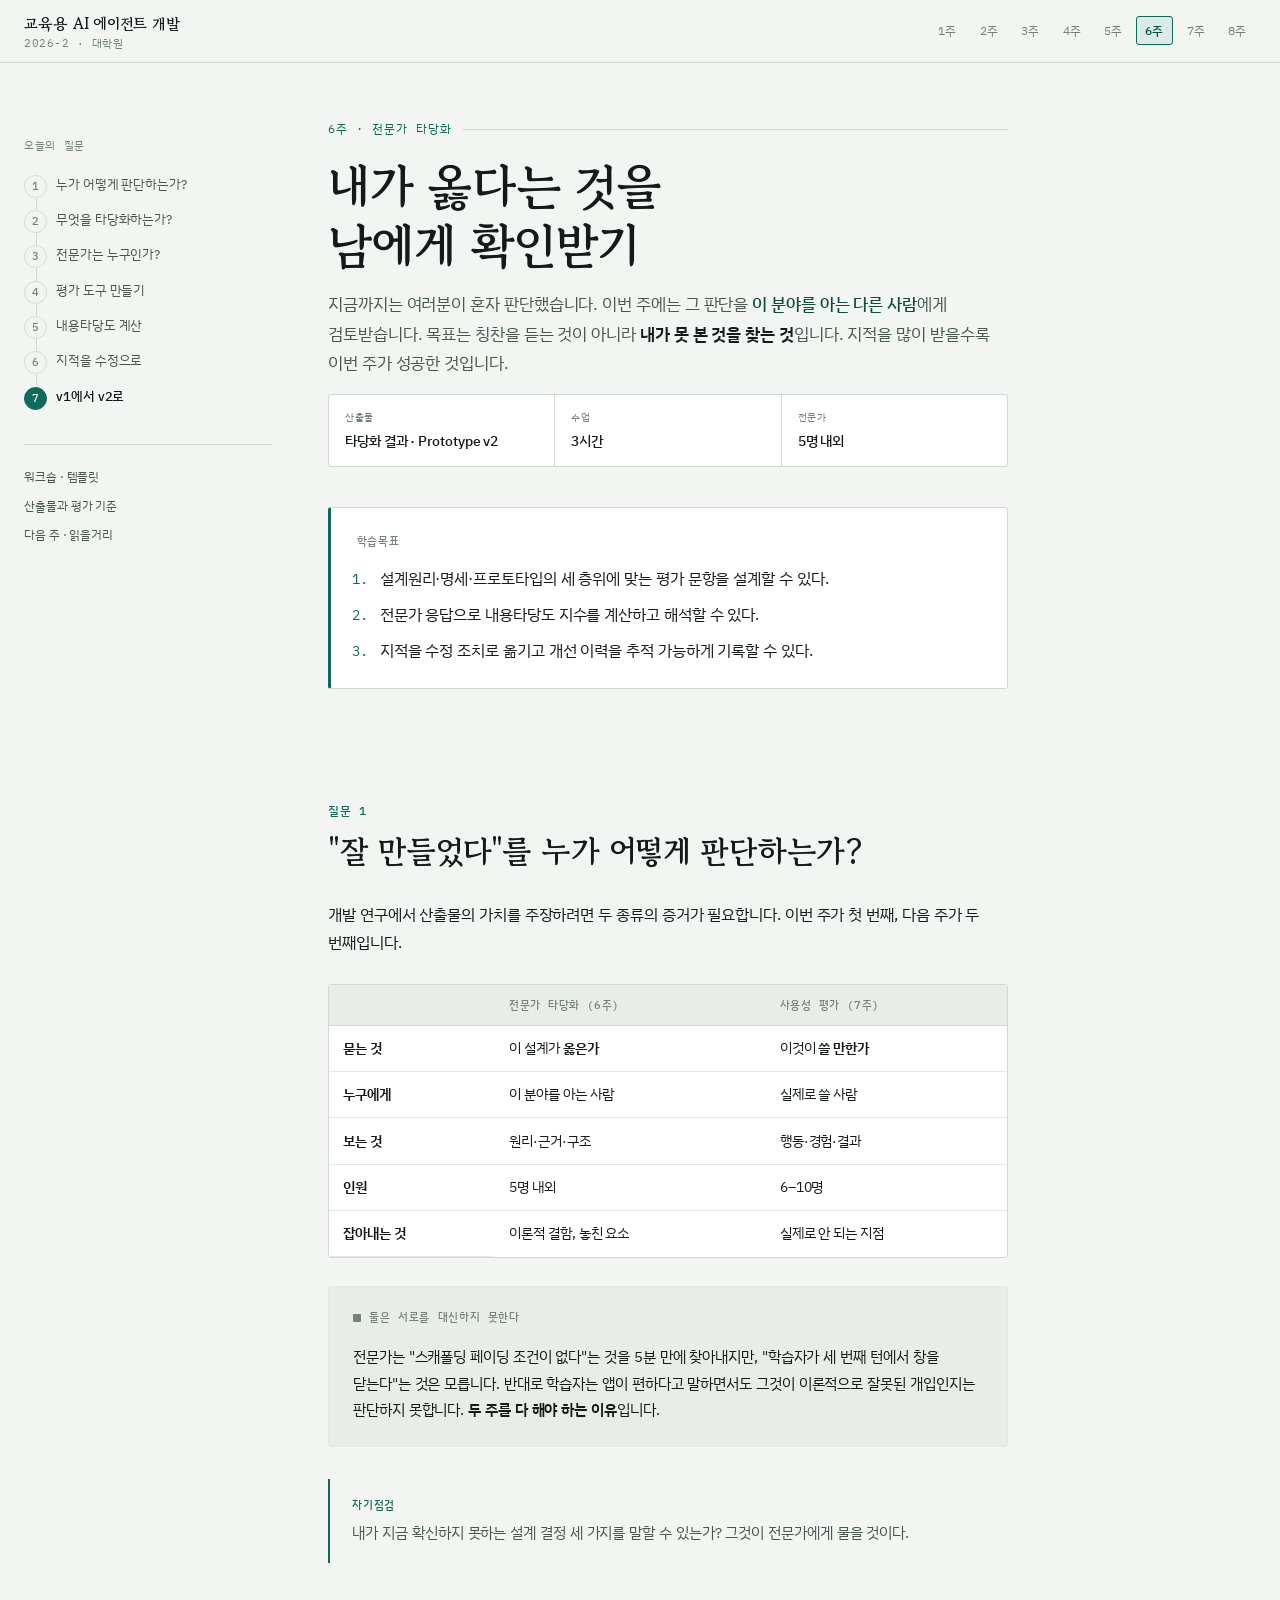
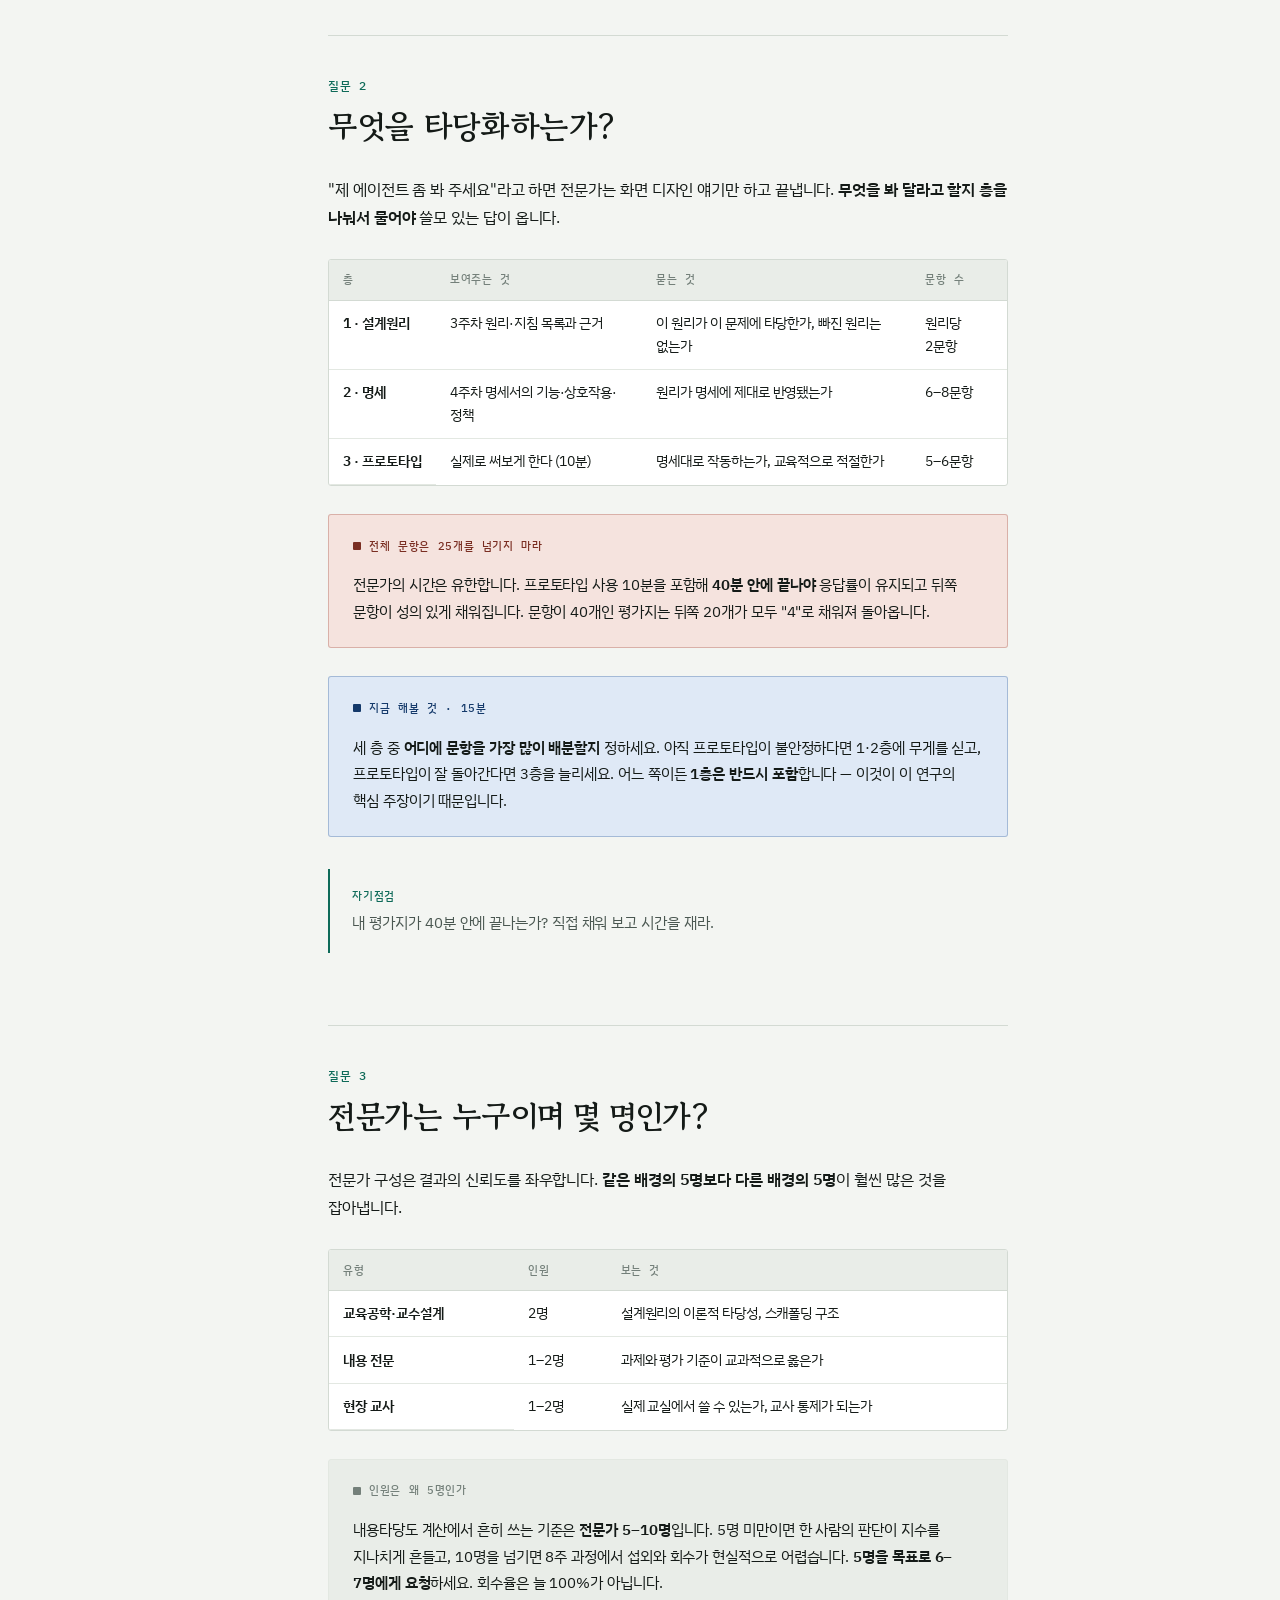
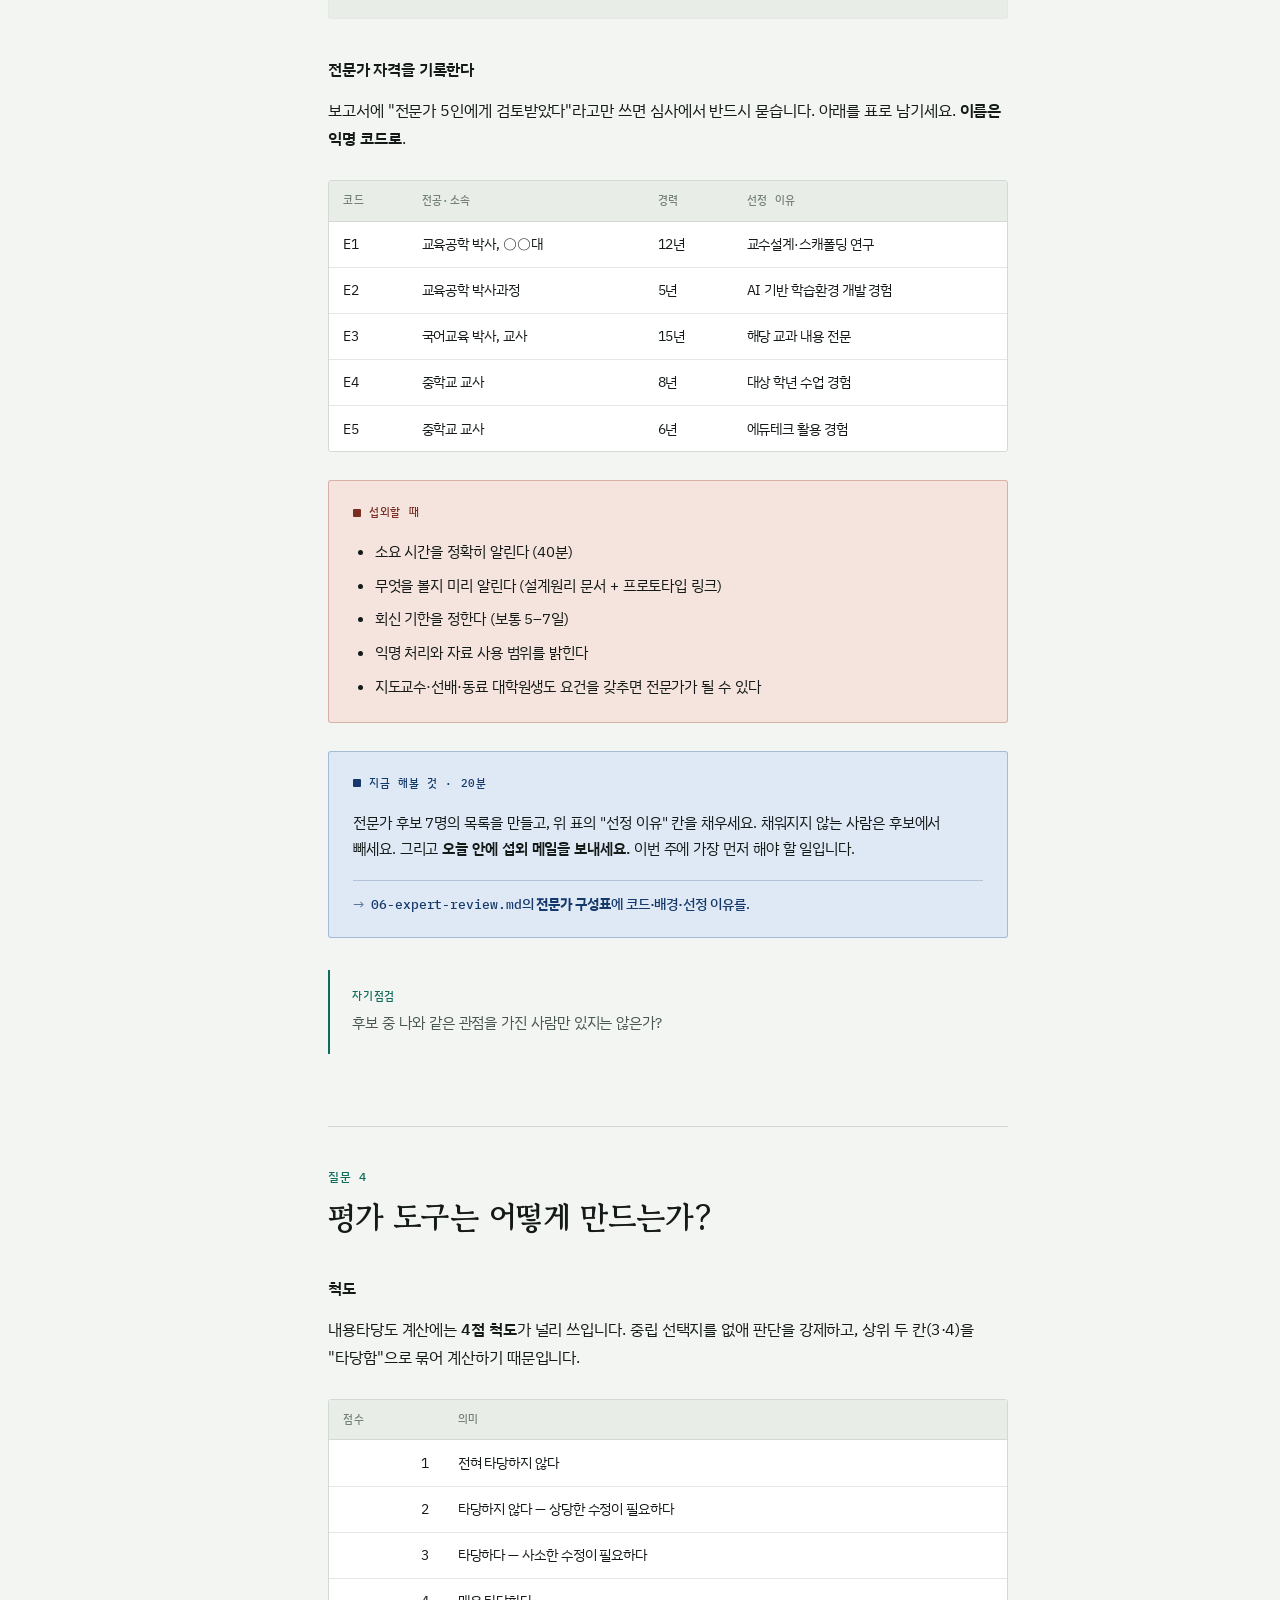
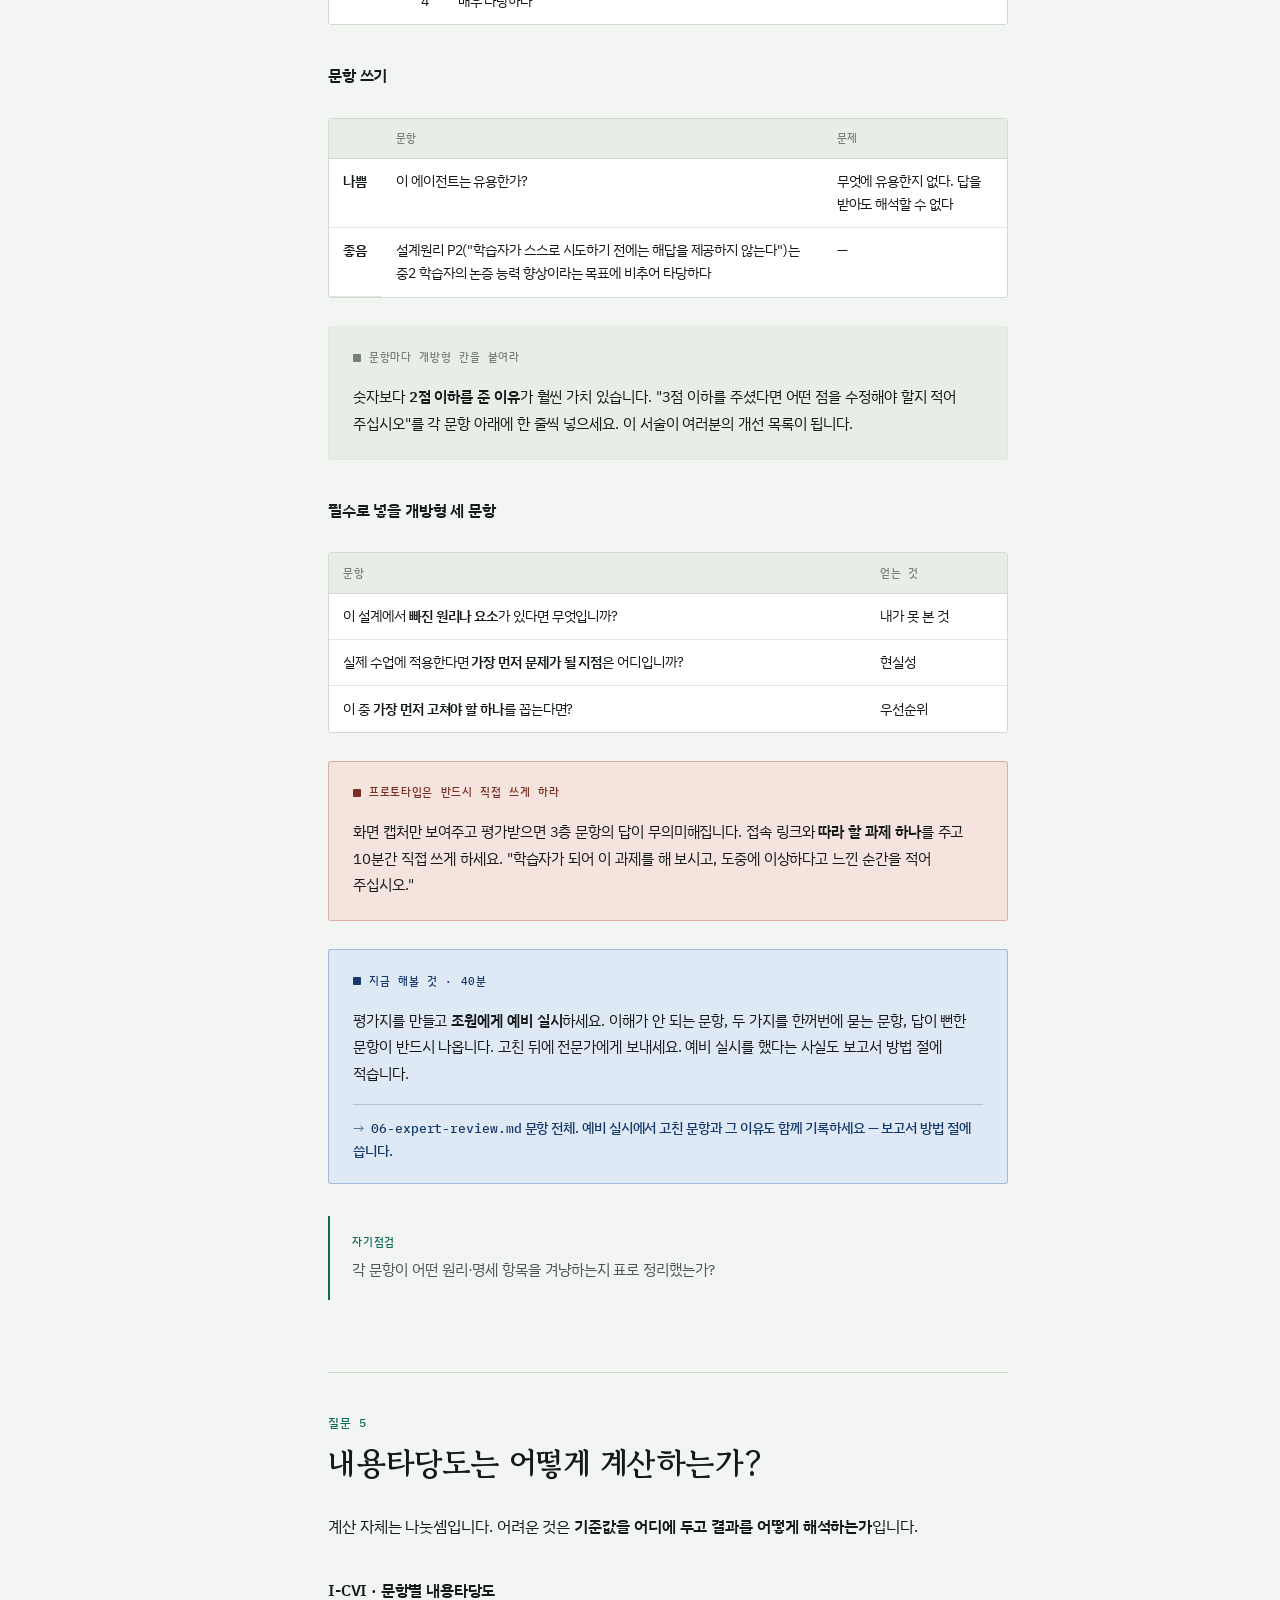
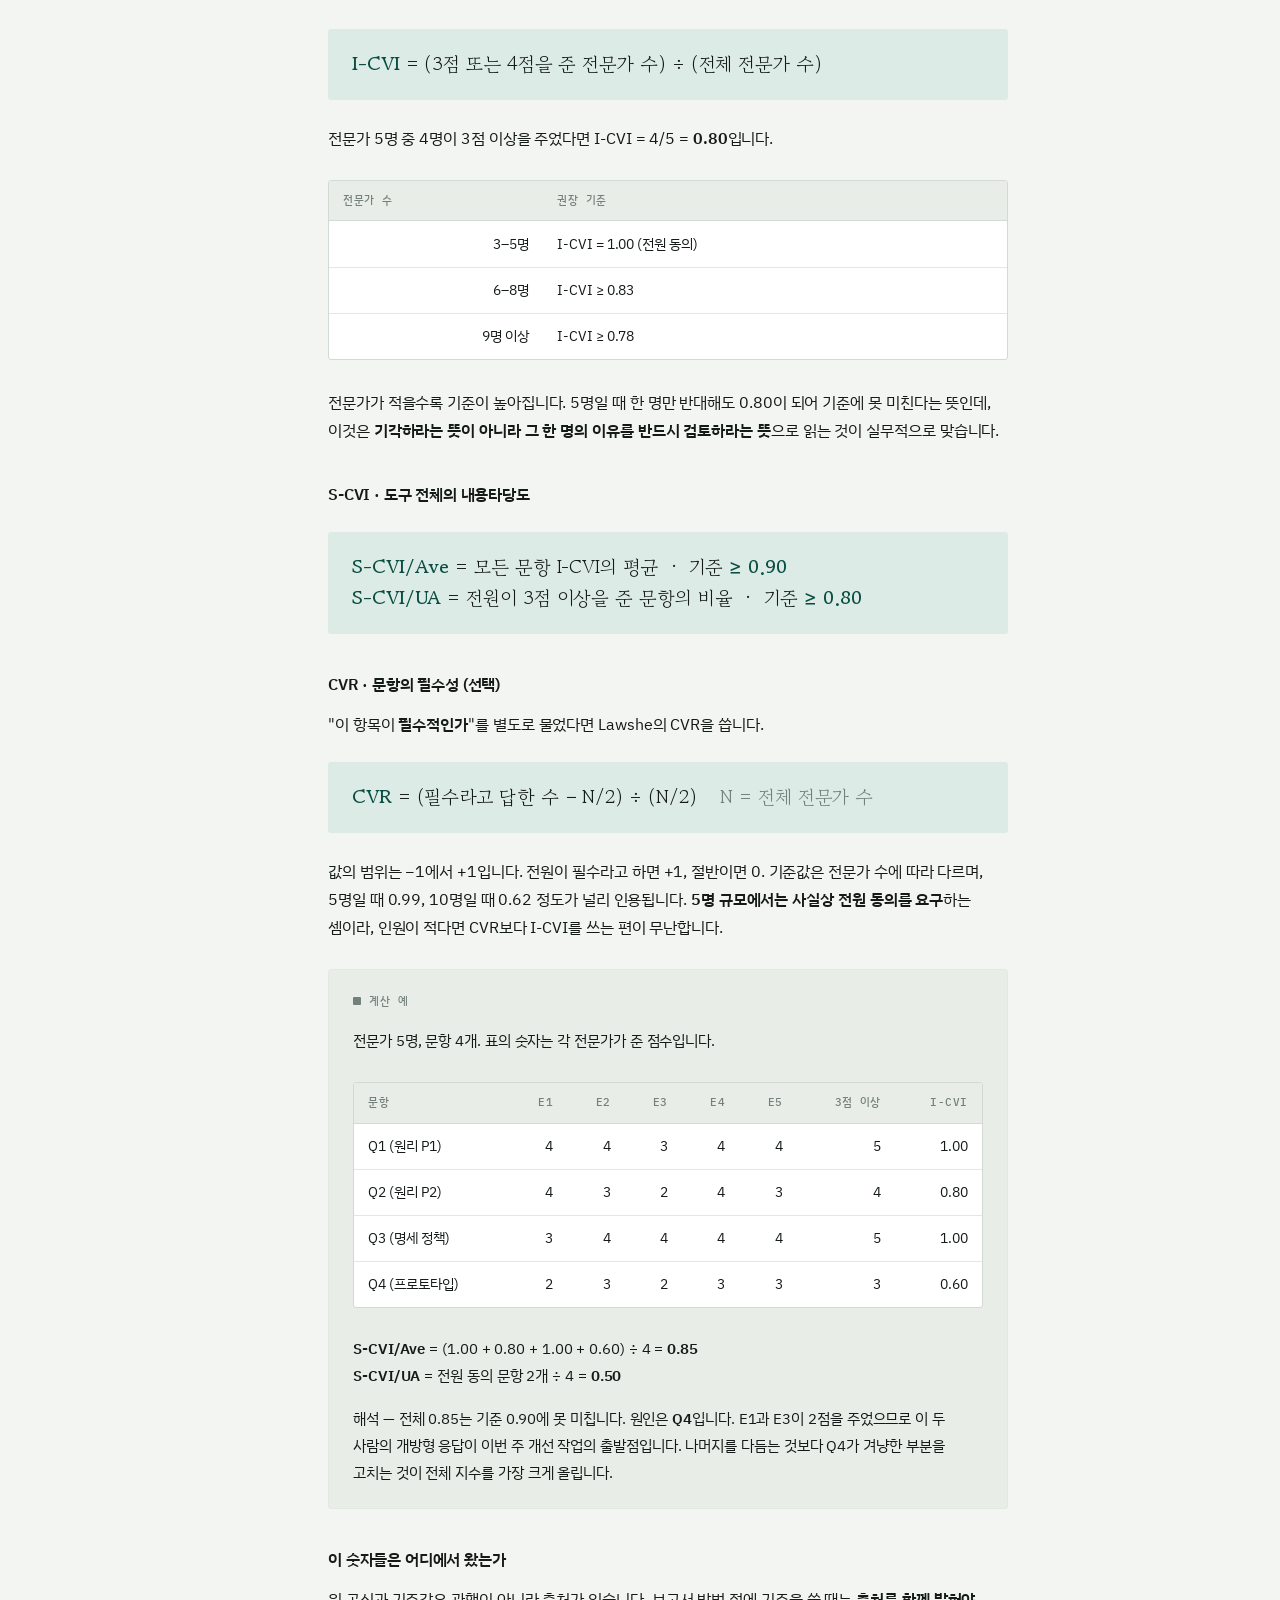
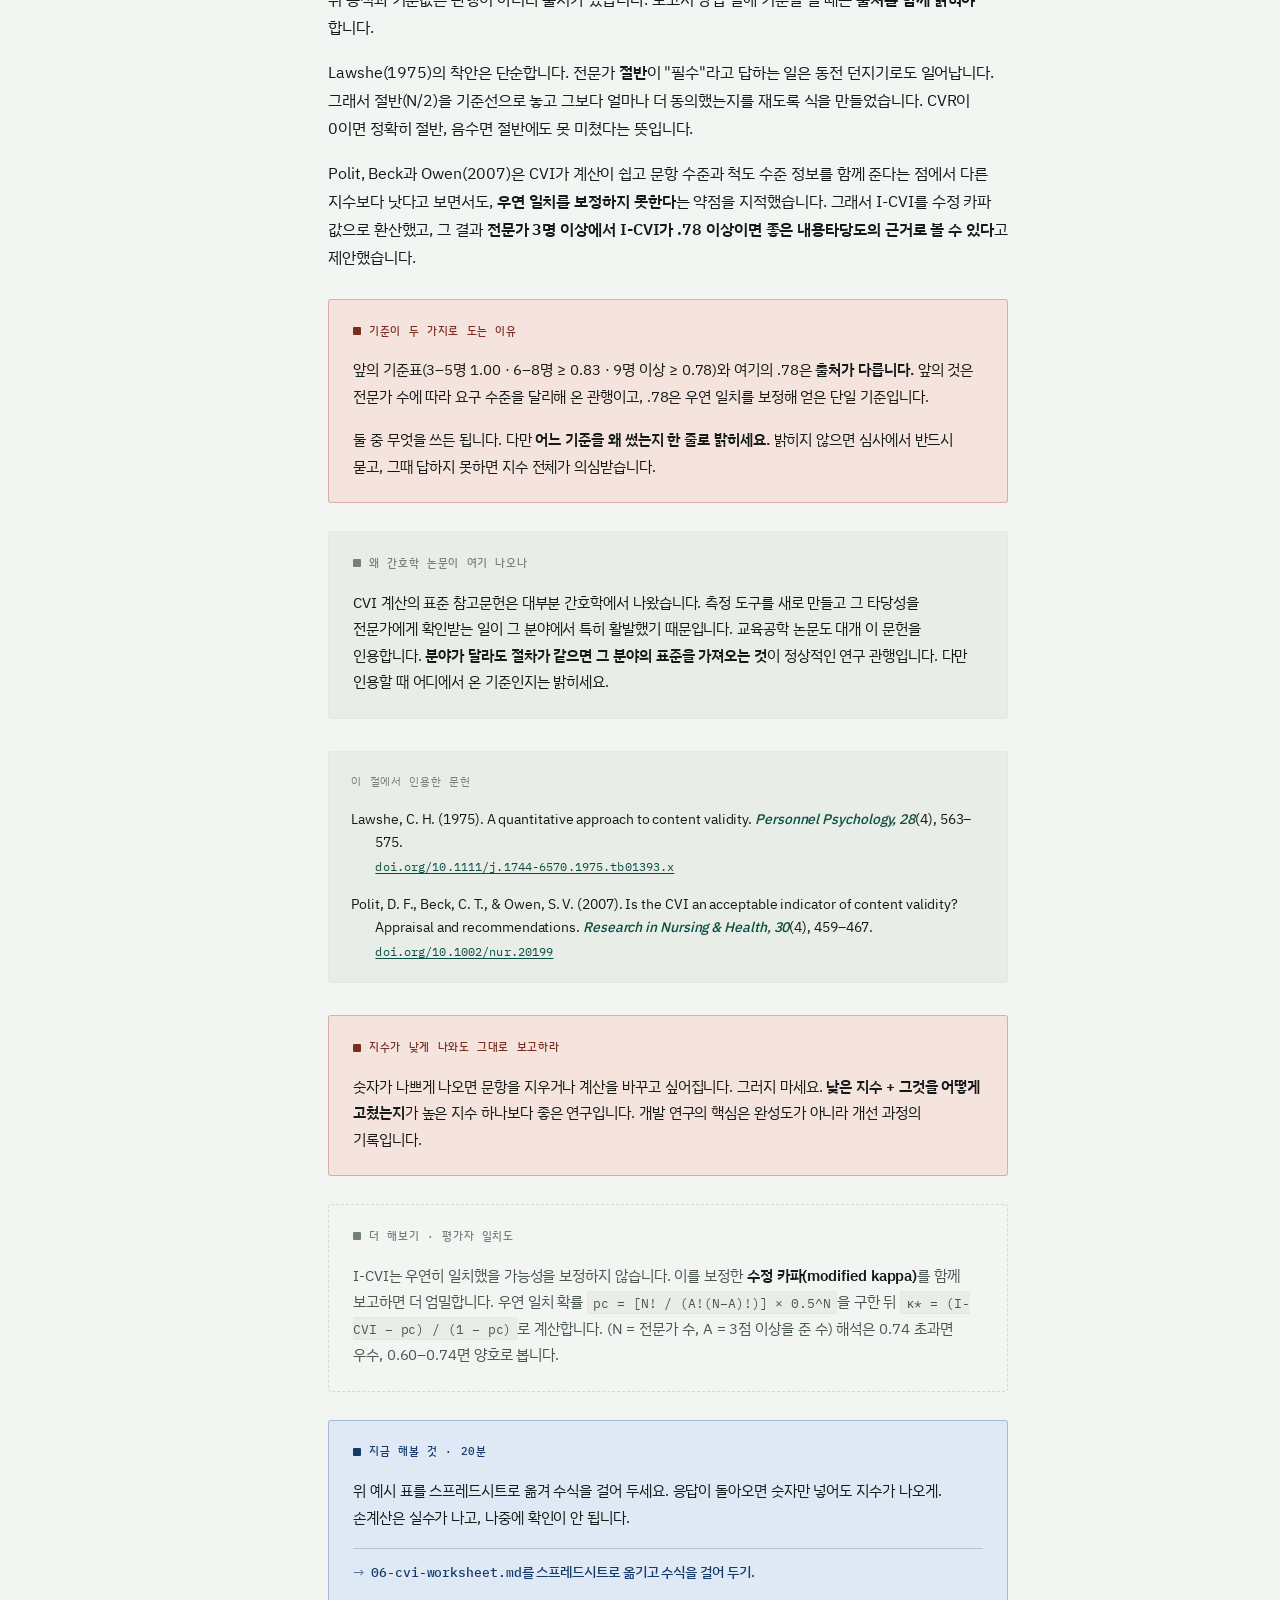
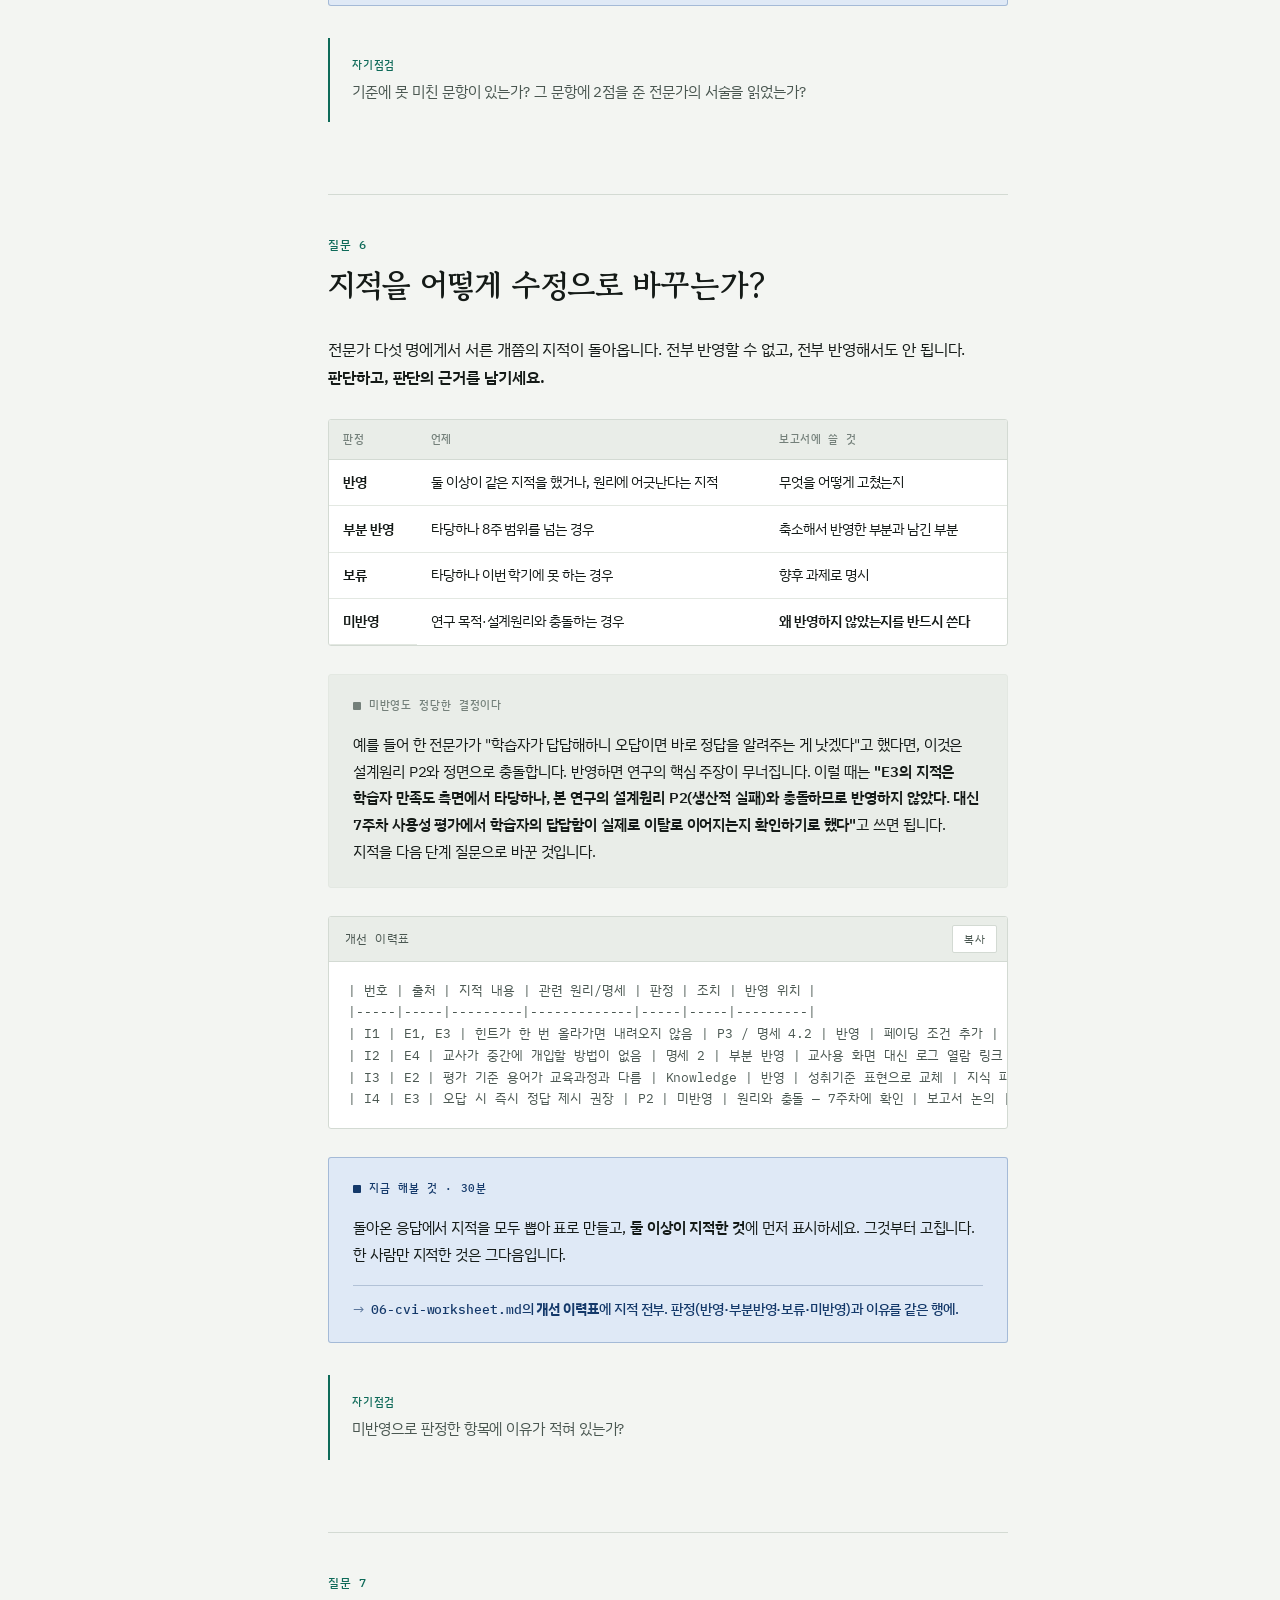
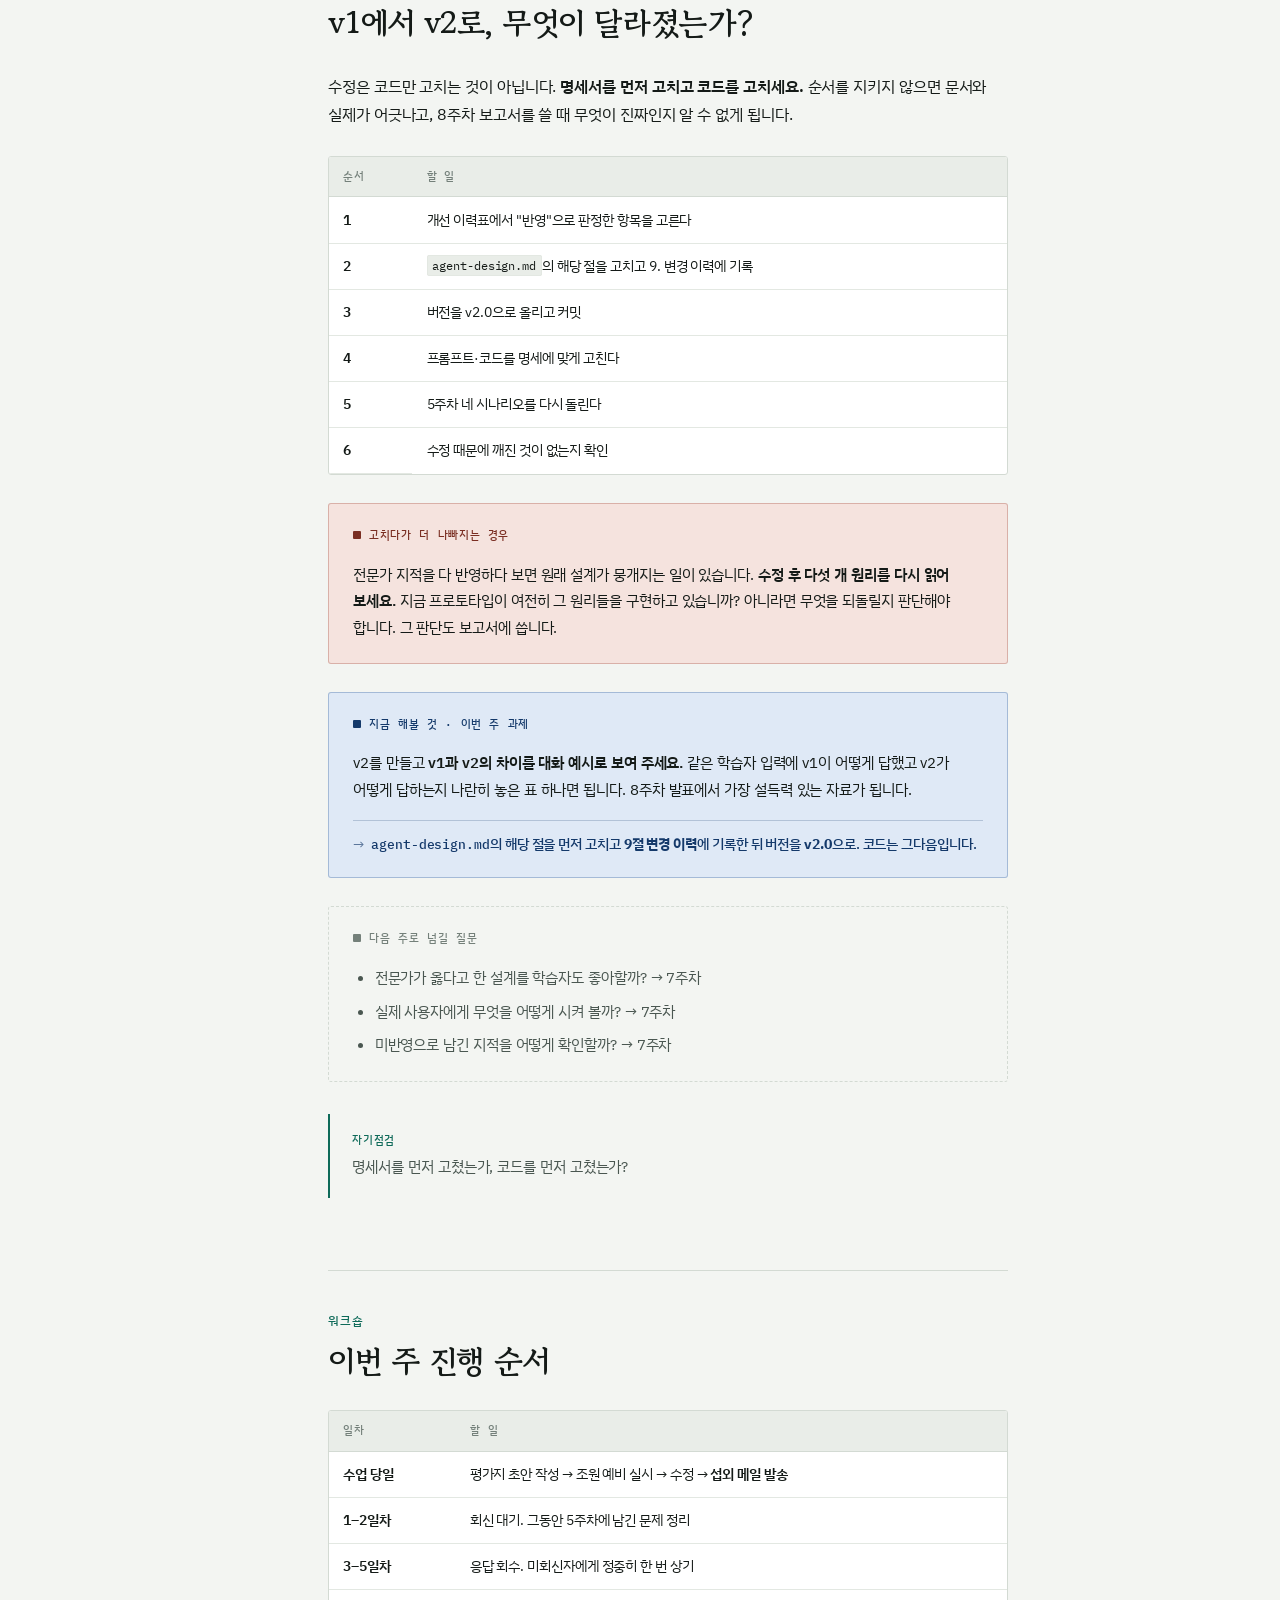
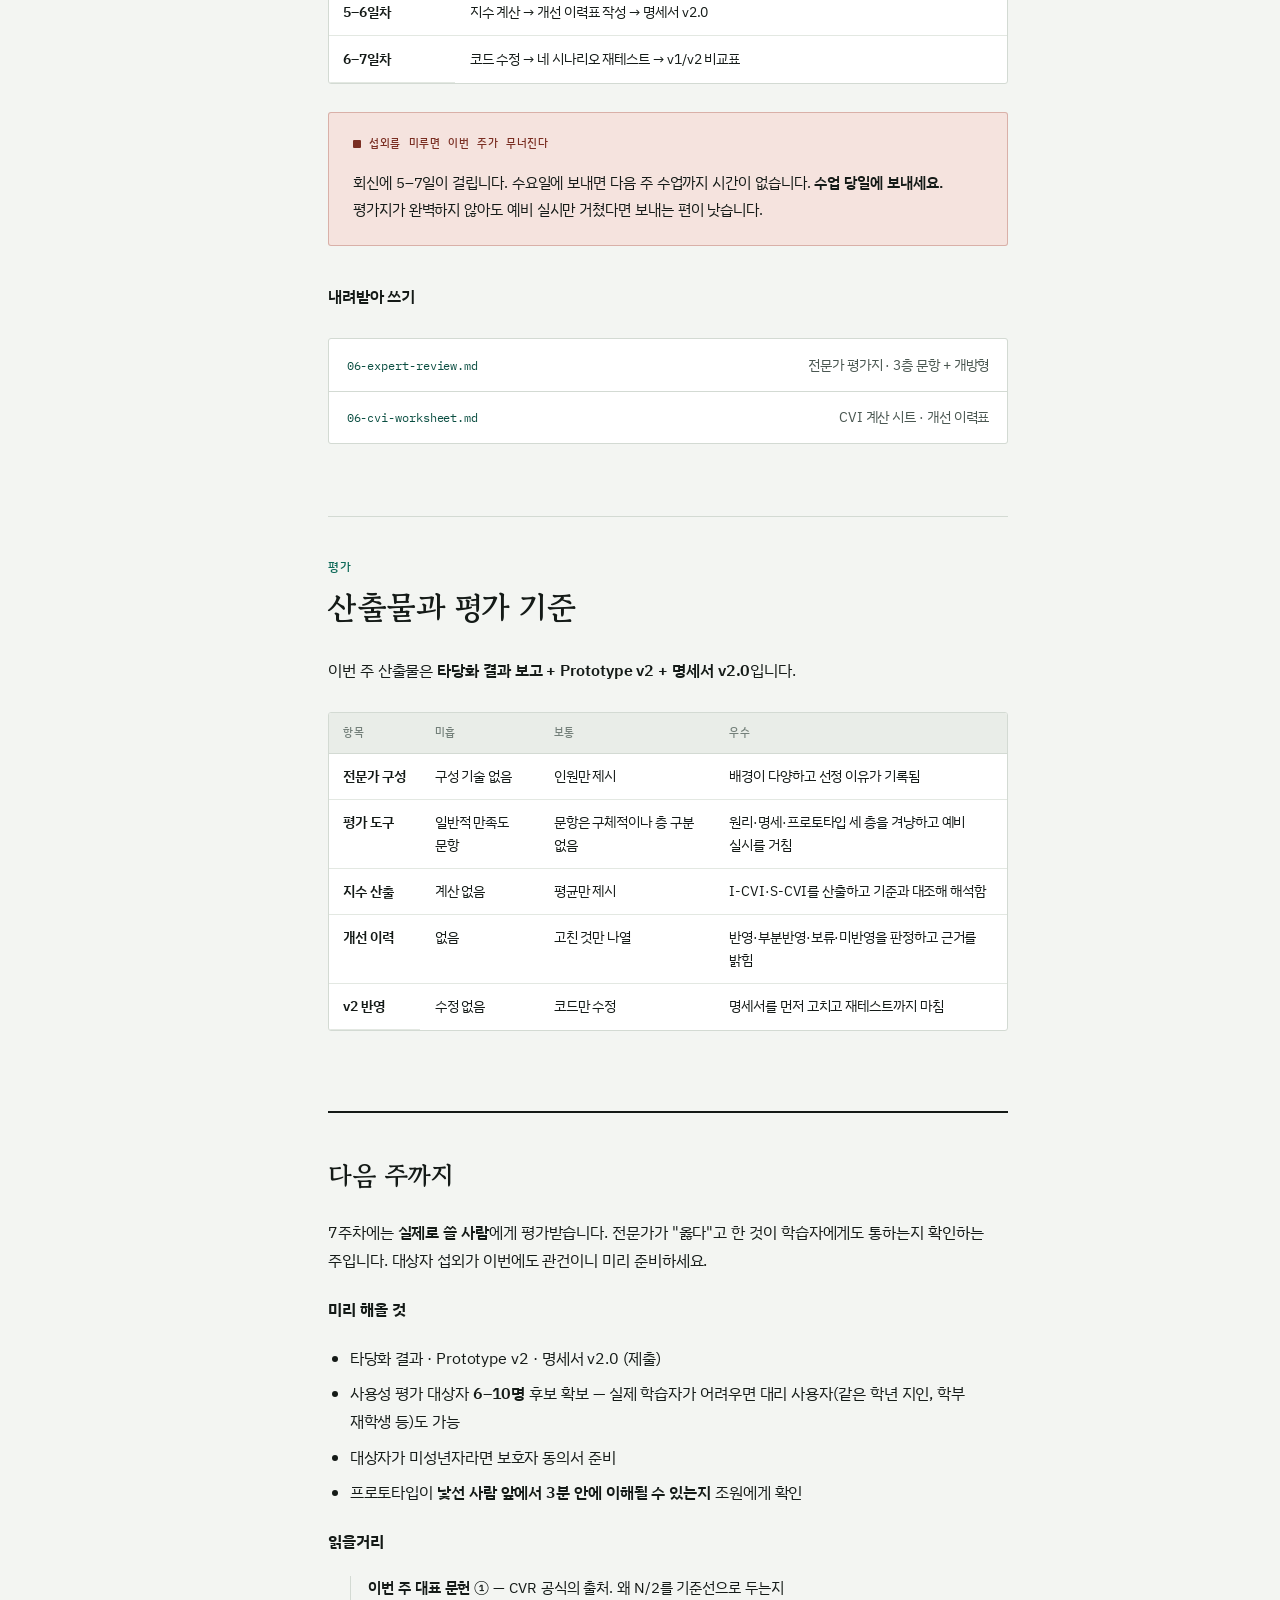
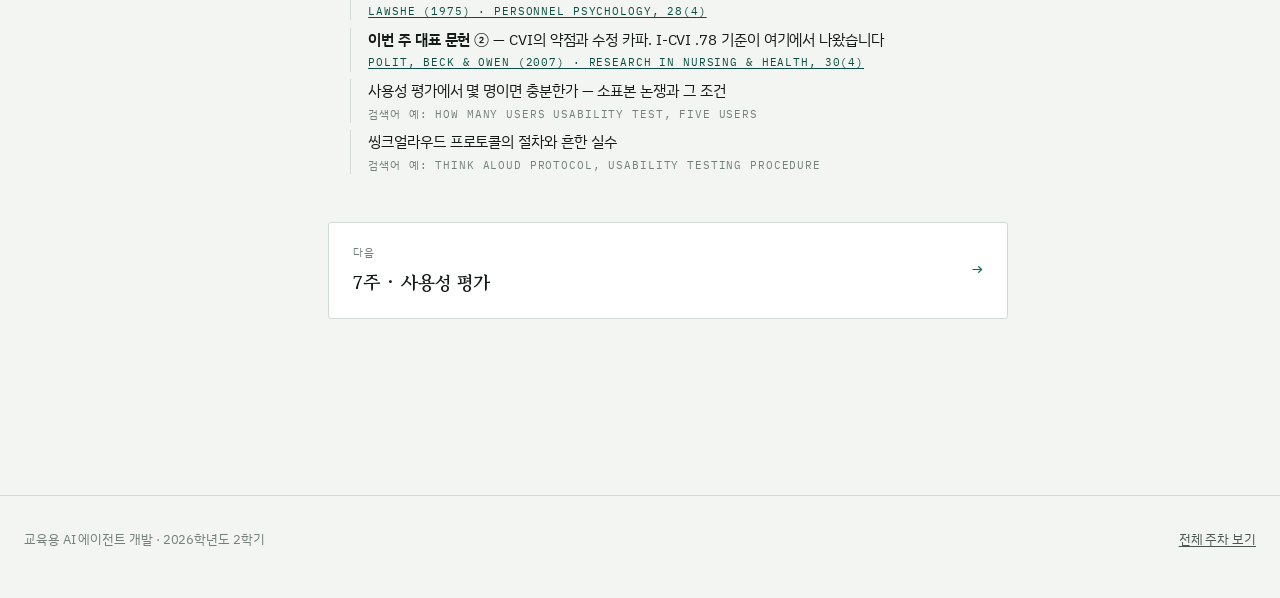
<file: week06.html>
<!DOCTYPE html>
<html lang="ko">
<head>
<meta charset="utf-8">
<meta name="viewport" content="width=device-width, initial-scale=1">
<title>6주 전문가 타당화 · 교육용 AI 에이전트 개발</title>
<meta name="description" content="전문가 선정과 평가 도구 설계, 내용타당도 계산, 개선 이력 관리까지 다루는 6주차 강의 노트.">
<link rel="preconnect" href="https://fonts.googleapis.com">
<link rel="preconnect" href="https://fonts.gstatic.com" crossorigin>
<link rel="stylesheet" href="https://fonts.googleapis.com/css2?family=Gowun+Batang:wght@400;700&family=IBM+Plex+Mono:wght@400;500&family=IBM+Plex+Sans+KR:wght@400;500;600&display=swap">
<link rel="stylesheet" href="assets/style.css?v=11">
<link rel="icon" href="data:image/svg+xml,<svg xmlns='http://www.w3.org/2000/svg' viewBox='0 0 32 32'><text y='26' font-size='26'>⚖️</text></svg>">
</head>
<body>

<a class="skip" href="#doc">본문으로 건너뛰기</a>

<header class="topbar">
  <div class="topbar__in">
    <a class="brand" href="index.html">교육용 AI 에이전트 개발<span class="brand__sub">2026-2 · 대학원</span></a>
    <nav class="weeknav" aria-label="주차 이동">
      <a href="week01.html">1주</a>
      <a href="week02.html">2주</a>
      <a href="week03.html">3주</a>
      <a href="week04.html">4주</a>
      <a href="week05.html">5주</a>
      <a href="week06.html" aria-current="page">6주</a>
      <a href="week07.html">7주</a>
      <a href="week08.html">8주</a>
    </nav>
  </div>
</header>

<div class="shell">

  <aside class="rail">
    <p class="rail__label">오늘의 질문</p>
    <ol class="chain">
      <li><a href="#q1"><span class="n">1</span><span>누가 어떻게 판단하는가?</span></a></li>
      <li><a href="#q2"><span class="n">2</span><span>무엇을 타당화하는가?</span></a></li>
      <li><a href="#q3"><span class="n">3</span><span>전문가는 누구인가?</span></a></li>
      <li><a href="#q4"><span class="n">4</span><span>평가 도구 만들기</span></a></li>
      <li><a href="#q5"><span class="n">5</span><span>내용타당도 계산</span></a></li>
      <li><a href="#q6"><span class="n">6</span><span>지적을 수정으로</span></a></li>
      <li><a href="#q7"><span class="n">7</span><span>v1에서 v2로</span></a></li>
    </ol>
    <div class="rail__foot">
      <a href="#workshop">워크숍 · 템플릿</a>
      <a href="#submit">산출물과 평가 기준</a>
      <a href="#next">다음 주 · 읽을거리</a>
    </div>
  </aside>

  <main class="doc" id="doc">

    <div class="head">
      <p class="eyebrow">6주 · 전문가 타당화</p>
      <h1>내가 옳다는 것을<br>남에게 확인받기</h1>
      <p class="lede">
        지금까지는 여러분이 혼자 판단했습니다. 이번 주에는 그 판단을 <em>이 분야를 아는
        다른 사람</em>에게 검토받습니다. 목표는 칭찬을 듣는 것이 아니라
        <strong>내가 못 본 것을 찾는 것</strong>입니다. 지적을 많이 받을수록 이번 주가 성공한 것입니다.
      </p>

      <dl class="meta">
        <div><dt>산출물</dt><dd>타당화 결과 · Prototype v2</dd></div>
        <div><dt>수업</dt><dd>3시간</dd></div>
        <div><dt>전문가</dt><dd>5명 내외</dd></div>
      </dl>

      <div class="goals">
        <h2>학습목표</h2>
        <ol>
          <li>설계원리·명세·프로토타입의 세 층위에 맞는 평가 문항을 설계할 수 있다.</li>
          <li>전문가 응답으로 내용타당도 지수를 계산하고 해석할 수 있다.</li>
          <li>지적을 수정 조치로 옮기고 개선 이력을 추적 가능하게 기록할 수 있다.</li>
        </ol>
      </div>
    </div>

    <!-- ================= Q1 ================= -->
    <section class="q" id="q1">
      <div class="q__head">
        <span class="q__n">질문 1</span>
        <h2>"잘 만들었다"를 누가 어떻게 판단하는가?</h2>
      </div>

      <p>
        개발 연구에서 산출물의 가치를 주장하려면 두 종류의 증거가 필요합니다.
        이번 주가 첫 번째, 다음 주가 두 번째입니다.
      </p>

      <div class="tw">
        <table>
          <thead><tr><th></th><th>전문가 타당화 (6주)</th><th>사용성 평가 (7주)</th></tr></thead>
          <tbody>
            <tr><th>묻는 것</th><td>이 설계가 <strong>옳은가</strong></td><td>이것이 <strong>쓸 만한가</strong></td></tr>
            <tr><th>누구에게</th><td>이 분야를 아는 사람</td><td>실제로 쓸 사람</td></tr>
            <tr><th>보는 것</th><td>원리·근거·구조</td><td>행동·경험·결과</td></tr>
            <tr><th>인원</th><td>5명 내외</td><td>6–10명</td></tr>
            <tr><th>잡아내는 것</th><td>이론적 결함, 놓친 요소</td><td>실제로 안 되는 지점</td></tr>
          </tbody>
        </table>
      </div>

      <div class="box box--eg">
        <p class="box__t">둘은 서로를 대신하지 못한다</p>
        <p>
          전문가는 "스캐폴딩 페이딩 조건이 없다"는 것을 5분 만에 찾아내지만,
          "학습자가 세 번째 턴에서 창을 닫는다"는 것은 모릅니다. 반대로 학습자는
          앱이 편하다고 말하면서도 그것이 이론적으로 잘못된 개입인지는 판단하지 못합니다.
          <strong>두 주를 다 해야 하는 이유</strong>입니다.
        </p>
      </div>

      <div class="check">
        <b>자기점검</b>
        내가 지금 확신하지 못하는 설계 결정 세 가지를 말할 수 있는가? 그것이 전문가에게 물을 것이다.
      </div>
    </section>

    <!-- ================= Q2 ================= -->
    <section class="q" id="q2">
      <div class="q__head">
        <span class="q__n">질문 2</span>
        <h2>무엇을 타당화하는가?</h2>
      </div>

      <p>
        "제 에이전트 좀 봐 주세요"라고 하면 전문가는 화면 디자인 얘기만 하고 끝냅니다.
        <strong>무엇을 봐 달라고 할지 층을 나눠서 물어야</strong> 쓸모 있는 답이 옵니다.
      </p>

      <div class="tw">
        <table>
          <thead><tr><th>층</th><th>보여주는 것</th><th>묻는 것</th><th>문항 수</th></tr></thead>
          <tbody>
            <tr>
              <th>1 · 설계원리</th>
              <td>3주차 원리·지침 목록과 근거</td>
              <td>이 원리가 이 문제에 타당한가, 빠진 원리는 없는가</td>
              <td>원리당 2문항</td>
            </tr>
            <tr>
              <th>2 · 명세</th>
              <td>4주차 명세서의 기능·상호작용·정책</td>
              <td>원리가 명세에 제대로 반영됐는가</td>
              <td>6–8문항</td>
            </tr>
            <tr>
              <th>3 · 프로토타입</th>
              <td>실제로 써보게 한다 (10분)</td>
              <td>명세대로 작동하는가, 교육적으로 적절한가</td>
              <td>5–6문항</td>
            </tr>
          </tbody>
        </table>
      </div>

      <div class="box box--warn">
        <p class="box__t">전체 문항은 25개를 넘기지 마라</p>
        <p>
          전문가의 시간은 유한합니다. 프로토타입 사용 10분을 포함해
          <strong>40분 안에 끝나야</strong> 응답률이 유지되고 뒤쪽 문항이 성의 있게 채워집니다.
          문항이 40개인 평가지는 뒤쪽 20개가 모두 "4"로 채워져 돌아옵니다.
        </p>
      </div>

      <div class="box box--do">
        <p class="box__t">지금 해볼 것 · 15분</p>
        <p>
          세 층 중 <strong>어디에 문항을 가장 많이 배분할지</strong> 정하세요.
          아직 프로토타입이 불안정하다면 1·2층에 무게를 싣고, 프로토타입이 잘 돌아간다면
          3층을 늘리세요. 어느 쪽이든 <strong>1층은 반드시 포함</strong>합니다 —
          이것이 이 연구의 핵심 주장이기 때문입니다.
        </p>
      </div>

      <div class="check">
        <b>자기점검</b>
        내 평가지가 40분 안에 끝나는가? 직접 채워 보고 시간을 재라.
      </div>
    </section>

    <!-- ================= Q3 ================= -->
    <section class="q" id="q3">
      <div class="q__head">
        <span class="q__n">질문 3</span>
        <h2>전문가는 누구이며 몇 명인가?</h2>
      </div>

      <p>
        전문가 구성은 결과의 신뢰도를 좌우합니다. <strong>같은 배경의 5명보다
        다른 배경의 5명</strong>이 훨씬 많은 것을 잡아냅니다.
      </p>

      <div class="tw">
        <table>
          <thead><tr><th>유형</th><th>인원</th><th>보는 것</th></tr></thead>
          <tbody>
            <tr><th>교육공학·교수설계</th><td>2명</td><td>설계원리의 이론적 타당성, 스캐폴딩 구조</td></tr>
            <tr><th>내용 전문</th><td>1–2명</td><td>과제와 평가 기준이 교과적으로 옳은가</td></tr>
            <tr><th>현장 교사</th><td>1–2명</td><td>실제 교실에서 쓸 수 있는가, 교사 통제가 되는가</td></tr>
          </tbody>
        </table>
      </div>

      <div class="box box--eg">
        <p class="box__t">인원은 왜 5명인가</p>
        <p>
          내용타당도 계산에서 흔히 쓰는 기준은 <strong>전문가 5–10명</strong>입니다.
          5명 미만이면 한 사람의 판단이 지수를 지나치게 흔들고, 10명을 넘기면
          8주 과정에서 섭외와 회수가 현실적으로 어렵습니다.
          <strong>5명을 목표로 6–7명에게 요청</strong>하세요. 회수율은 늘 100%가 아닙니다.
        </p>
      </div>

      <h3>전문가 자격을 기록한다</h3>

      <p>
        보고서에 "전문가 5인에게 검토받았다"라고만 쓰면 심사에서 반드시 묻습니다.
        아래를 표로 남기세요. <strong>이름은 익명 코드로</strong>.
      </p>

      <div class="tw">
        <table>
          <thead><tr><th>코드</th><th>전공·소속</th><th>경력</th><th>선정 이유</th></tr></thead>
          <tbody>
            <tr><td>E1</td><td>교육공학 박사, ○○대</td><td>12년</td><td>교수설계·스캐폴딩 연구</td></tr>
            <tr><td>E2</td><td>교육공학 박사과정</td><td>5년</td><td>AI 기반 학습환경 개발 경험</td></tr>
            <tr><td>E3</td><td>국어교육 박사, 교사</td><td>15년</td><td>해당 교과 내용 전문</td></tr>
            <tr><td>E4</td><td>중학교 교사</td><td>8년</td><td>대상 학년 수업 경험</td></tr>
            <tr><td>E5</td><td>중학교 교사</td><td>6년</td><td>에듀테크 활용 경험</td></tr>
          </tbody>
        </table>
      </div>

      <div class="box box--warn">
        <p class="box__t">섭외할 때</p>
        <ul>
          <li>소요 시간을 정확히 알린다 (40분)</li>
          <li>무엇을 볼지 미리 알린다 (설계원리 문서 + 프로토타입 링크)</li>
          <li>회신 기한을 정한다 (보통 5–7일)</li>
          <li>익명 처리와 자료 사용 범위를 밝힌다</li>
          <li>지도교수·선배·동료 대학원생도 요건을 갖추면 전문가가 될 수 있다</li>
        </ul>
      </div>

      <div class="box box--do">
        <p class="box__t">지금 해볼 것 · 20분</p>
        <p>
          전문가 후보 7명의 목록을 만들고, 위 표의 "선정 이유" 칸을 채우세요.
          채워지지 않는 사람은 후보에서 빼세요. 그리고
          <strong>오늘 안에 섭외 메일을 보내세요.</strong> 이번 주에 가장 먼저 해야 할 일입니다.
        </p>
        <p class="goto"><code>06-expert-review.md</code>의 <b>전문가 구성표</b>에 코드·배경·선정 이유를.</p>
      </div>

      <div class="check">
        <b>자기점검</b>
        후보 중 나와 같은 관점을 가진 사람만 있지는 않은가?
      </div>
    </section>

    <!-- ================= Q4 ================= -->
    <section class="q" id="q4">
      <div class="q__head">
        <span class="q__n">질문 4</span>
        <h2>평가 도구는 어떻게 만드는가?</h2>
      </div>

      <h3>척도</h3>

      <p>
        내용타당도 계산에는 <strong>4점 척도</strong>가 널리 쓰입니다. 중립 선택지를 없애
        판단을 강제하고, 상위 두 칸(3·4)을 "타당함"으로 묶어 계산하기 때문입니다.
      </p>

      <div class="tw">
        <table>
          <thead><tr><th>점수</th><th>의미</th></tr></thead>
          <tbody>
            <tr><td class="num">1</td><td>전혀 타당하지 않다</td></tr>
            <tr><td class="num">2</td><td>타당하지 않다 — 상당한 수정이 필요하다</td></tr>
            <tr><td class="num">3</td><td>타당하다 — 사소한 수정이 필요하다</td></tr>
            <tr><td class="num">4</td><td>매우 타당하다</td></tr>
          </tbody>
        </table>
      </div>

      <h3>문항 쓰기</h3>

      <div class="tw">
        <table>
          <thead><tr><th></th><th>문항</th><th>문제</th></tr></thead>
          <tbody>
            <tr>
              <th>나쁨</th>
              <td>이 에이전트는 유용한가?</td>
              <td>무엇에 유용한지 없다. 답을 받아도 해석할 수 없다</td>
            </tr>
            <tr>
              <th>좋음</th>
              <td>설계원리 P2("학습자가 스스로 시도하기 전에는 해답을 제공하지 않는다")는 중2 학습자의 논증 능력 향상이라는 목표에 비추어 타당하다</td>
              <td>—</td>
            </tr>
          </tbody>
        </table>
      </div>

      <div class="box box--eg">
        <p class="box__t">문항마다 개방형 칸을 붙여라</p>
        <p>
          숫자보다 <strong>2점 이하를 준 이유</strong>가 훨씬 가치 있습니다.
          "3점 이하를 주셨다면 어떤 점을 수정해야 할지 적어 주십시오"를 각 문항 아래에
          한 줄씩 넣으세요. 이 서술이 여러분의 개선 목록이 됩니다.
        </p>
      </div>

      <h3>필수로 넣을 개방형 세 문항</h3>

      <div class="tw">
        <table>
          <thead><tr><th>문항</th><th>얻는 것</th></tr></thead>
          <tbody>
            <tr><td>이 설계에서 <strong>빠진 원리나 요소</strong>가 있다면 무엇입니까?</td><td>내가 못 본 것</td></tr>
            <tr><td>실제 수업에 적용한다면 <strong>가장 먼저 문제가 될 지점</strong>은 어디입니까?</td><td>현실성</td></tr>
            <tr><td>이 중 <strong>가장 먼저 고쳐야 할 하나</strong>를 꼽는다면?</td><td>우선순위</td></tr>
          </tbody>
        </table>
      </div>

      <div class="box box--warn">
        <p class="box__t">프로토타입은 반드시 직접 쓰게 하라</p>
        <p>
          화면 캡처만 보여주고 평가받으면 3층 문항의 답이 무의미해집니다.
          접속 링크와 <strong>따라 할 과제 하나</strong>를 주고 10분간 직접 쓰게 하세요.
          "학습자가 되어 이 과제를 해 보시고, 도중에 이상하다고 느낀 순간을 적어 주십시오."
        </p>
      </div>

      <div class="box box--do">
        <p class="box__t">지금 해볼 것 · 40분</p>
        <p>
          평가지를 만들고 <strong>조원에게 예비 실시</strong>하세요.
          이해가 안 되는 문항, 두 가지를 한꺼번에 묻는 문항, 답이 뻔한 문항이
          반드시 나옵니다. 고친 뒤에 전문가에게 보내세요. 예비 실시를 했다는 사실도
          보고서 방법 절에 적습니다.
        </p>
        <p class="goto"><code>06-expert-review.md</code> 문항 전체. 예비 실시에서 고친 문항과 그 이유도 함께 기록하세요 — 보고서 방법 절에 씁니다.</p>
      </div>

      <div class="check">
        <b>자기점검</b>
        각 문항이 어떤 원리·명세 항목을 겨냥하는지 표로 정리했는가?
      </div>
    </section>

    <!-- ================= Q5 ================= -->
    <section class="q" id="q5">
      <div class="q__head">
        <span class="q__n">질문 5</span>
        <h2>내용타당도는 어떻게 계산하는가?</h2>
      </div>

      <p>
        계산 자체는 나눗셈입니다. 어려운 것은 <strong>기준값을 어디에 두고
        결과를 어떻게 해석하는가</strong>입니다.
      </p>

      <h3>I-CVI · 문항별 내용타당도</h3>

      <div class="define">
        <b>I-CVI</b> = (3점 또는 4점을 준 전문가 수) ÷ (전체 전문가 수)
      </div>

      <p>
        전문가 5명 중 4명이 3점 이상을 주었다면 I-CVI = 4/5 = <strong>0.80</strong>입니다.
      </p>

      <div class="tw">
        <table>
          <thead><tr><th>전문가 수</th><th>권장 기준</th></tr></thead>
          <tbody>
            <tr><td class="num">3–5명</td><td>I-CVI = 1.00 (전원 동의)</td></tr>
            <tr><td class="num">6–8명</td><td>I-CVI ≥ 0.83</td></tr>
            <tr><td class="num">9명 이상</td><td>I-CVI ≥ 0.78</td></tr>
          </tbody>
        </table>
      </div>

      <p>
        전문가가 적을수록 기준이 높아집니다. 5명일 때 한 명만 반대해도 0.80이 되어
        기준에 못 미친다는 뜻인데, 이것은 <strong>기각하라는 뜻이 아니라
        그 한 명의 이유를 반드시 검토하라는 뜻</strong>으로 읽는 것이 실무적으로 맞습니다.
      </p>

      <h3>S-CVI · 도구 전체의 내용타당도</h3>

      <div class="define">
        <b>S-CVI/Ave</b> = 모든 문항 I-CVI의 평균 &nbsp;·&nbsp; 기준 <b>≥ 0.90</b><br>
        <b>S-CVI/UA</b> = 전원이 3점 이상을 준 문항의 비율 &nbsp;·&nbsp; 기준 <b>≥ 0.80</b>
      </div>

      <h3>CVR · 문항의 필수성 (선택)</h3>

      <p>
        "이 항목이 <strong>필수적인가</strong>"를 별도로 물었다면 Lawshe의 CVR을 씁니다.
      </p>

      <div class="define">
        <b>CVR</b> = (필수라고 답한 수 − N/2) ÷ (N/2) &nbsp;&nbsp; <span style="color:var(--ink-3)">N = 전체 전문가 수</span>
      </div>

      <p>
        값의 범위는 −1에서 +1입니다. 전원이 필수라고 하면 +1, 절반이면 0.
        기준값은 전문가 수에 따라 다르며, 5명일 때 0.99, 10명일 때 0.62 정도가
        널리 인용됩니다. <strong>5명 규모에서는 사실상 전원 동의를 요구</strong>하는 셈이라,
        인원이 적다면 CVR보다 I-CVI를 쓰는 편이 무난합니다.
      </p>

      <div class="box box--eg">
        <p class="box__t">계산 예</p>
        <p>전문가 5명, 문항 4개. 표의 숫자는 각 전문가가 준 점수입니다.</p>
        <div class="tw">
          <table>
            <thead><tr><th>문항</th><th class="num">E1</th><th class="num">E2</th><th class="num">E3</th><th class="num">E4</th><th class="num">E5</th><th class="num">3점 이상</th><th class="num">I-CVI</th></tr></thead>
            <tbody>
              <tr><td>Q1 (원리 P1)</td><td class="num">4</td><td class="num">4</td><td class="num">3</td><td class="num">4</td><td class="num">4</td><td class="num">5</td><td class="num">1.00</td></tr>
              <tr><td>Q2 (원리 P2)</td><td class="num">4</td><td class="num">3</td><td class="num">2</td><td class="num">4</td><td class="num">3</td><td class="num">4</td><td class="num">0.80</td></tr>
              <tr><td>Q3 (명세 정책)</td><td class="num">3</td><td class="num">4</td><td class="num">4</td><td class="num">4</td><td class="num">4</td><td class="num">5</td><td class="num">1.00</td></tr>
              <tr><td>Q4 (프로토타입)</td><td class="num">2</td><td class="num">3</td><td class="num">2</td><td class="num">3</td><td class="num">3</td><td class="num">3</td><td class="num">0.60</td></tr>
            </tbody>
          </table>
        </div>
        <p>
          <strong>S-CVI/Ave</strong> = (1.00 + 0.80 + 1.00 + 0.60) ÷ 4 = <strong>0.85</strong><br>
          <strong>S-CVI/UA</strong> = 전원 동의 문항 2개 ÷ 4 = <strong>0.50</strong>
        </p>
        <p>
          해석 — 전체 0.85는 기준 0.90에 못 미칩니다. 원인은 <strong>Q4</strong>입니다.
          E1과 E3이 2점을 주었으므로 이 두 사람의 개방형 응답이 이번 주 개선 작업의
          출발점입니다. 나머지를 다듬는 것보다 Q4가 겨냥한 부분을 고치는 것이
          전체 지수를 가장 크게 올립니다.
        </p>
      </div>

      <h3>이 숫자들은 어디에서 왔는가</h3>

      <p>
        위 공식과 기준값은 관행이 아니라 출처가 있습니다. 보고서 방법 절에 기준을 쓸 때는
        <strong>출처를 함께 밝혀야</strong> 합니다.
      </p>

      <p>
        Lawshe(1975)의 착안은 단순합니다. 전문가 <strong>절반</strong>이 "필수"라고 답하는 일은
        동전 던지기로도 일어납니다. 그래서 절반(N/2)을 기준선으로 놓고 그보다 얼마나 더
        동의했는지를 재도록 식을 만들었습니다. CVR이 0이면 정확히 절반, 음수면 절반에도
        못 미쳤다는 뜻입니다.
      </p>

      <p>
        Polit, Beck과 Owen(2007)은 CVI가 계산이 쉽고 문항 수준과 척도 수준 정보를 함께 준다는
        점에서 다른 지수보다 낫다고 보면서도, <strong>우연 일치를 보정하지 못한다</strong>는
        약점을 지적했습니다. 그래서 I-CVI를 수정 카파 값으로 환산했고, 그 결과
        <strong>전문가 3명 이상에서 I-CVI가 .78 이상이면 좋은 내용타당도의 근거로 볼 수 있다</strong>고
        제안했습니다.
      </p>

      <div class="box box--warn">
        <p class="box__t">기준이 두 가지로 도는 이유</p>
        <p>
          앞의 기준표(3–5명 1.00 · 6–8명 ≥ 0.83 · 9명 이상 ≥ 0.78)와 여기의 .78은
          <strong>출처가 다릅니다.</strong> 앞의 것은 전문가 수에 따라 요구 수준을 달리해 온
          관행이고, .78은 우연 일치를 보정해 얻은 단일 기준입니다.
        </p>
        <p>
          둘 중 무엇을 쓰든 됩니다. 다만 <strong>어느 기준을 왜 썼는지 한 줄로 밝히세요.</strong>
          밝히지 않으면 심사에서 반드시 묻고, 그때 답하지 못하면 지수 전체가 의심받습니다.
        </p>
      </div>

      <div class="box box--eg">
        <p class="box__t">왜 간호학 논문이 여기 나오나</p>
        <p>
          CVI 계산의 표준 참고문헌은 대부분 간호학에서 나왔습니다. 측정 도구를 새로 만들고
          그 타당성을 전문가에게 확인받는 일이 그 분야에서 특히 활발했기 때문입니다.
          교육공학 논문도 대개 이 문헌을 인용합니다.
          <strong>분야가 달라도 절차가 같으면 그 분야의 표준을 가져오는 것</strong>이
          정상적인 연구 관행입니다. 다만 인용할 때 어디에서 온 기준인지는 밝히세요.
        </p>
      </div>

      <div class="cite">
        <p class="cite__t">이 절에서 인용한 문헌</p>
        <ol>
          <li>Lawshe, C. H. (1975). A quantitative approach to content validity.
            <em>Personnel Psychology, 28</em>(4), 563–575.
            <span class="rl"><a href="https://doi.org/10.1111/j.1744-6570.1975.tb01393.x">doi.org/10.1111/j.1744-6570.1975.tb01393.x</a></span></li>
          <li>Polit, D. F., Beck, C. T., &amp; Owen, S. V. (2007). Is the CVI an acceptable
            indicator of content validity? Appraisal and recommendations.
            <em>Research in Nursing &amp; Health, 30</em>(4), 459–467.
            <span class="rl"><a href="https://doi.org/10.1002/nur.20199">doi.org/10.1002/nur.20199</a></span></li>
        </ol>
      </div>

      <div class="box box--warn">
        <p class="box__t">지수가 낮게 나와도 그대로 보고하라</p>
        <p>
          숫자가 나쁘게 나오면 문항을 지우거나 계산을 바꾸고 싶어집니다.
          그러지 마세요. <strong>낮은 지수 + 그것을 어떻게 고쳤는지</strong>가
          높은 지수 하나보다 좋은 연구입니다. 개발 연구의 핵심은 완성도가 아니라
          개선 과정의 기록입니다.
        </p>
      </div>

      <div class="box box--more">
        <p class="box__t">더 해보기 · 평가자 일치도</p>
        <p>
          I-CVI는 우연히 일치했을 가능성을 보정하지 않습니다. 이를 보정한
          <strong>수정 카파(modified kappa)</strong>를 함께 보고하면 더 엄밀합니다.
          우연 일치 확률 <code>pc = [N! / (A!(N−A)!)] × 0.5^N</code>을 구한 뒤
          <code>κ* = (I-CVI − pc) / (1 − pc)</code>로 계산합니다.
          (N = 전문가 수, A = 3점 이상을 준 수) 해석은 0.74 초과면 우수,
          0.60–0.74면 양호로 봅니다.
        </p>
      </div>

      <div class="box box--do">
        <p class="box__t">지금 해볼 것 · 20분</p>
        <p>
          위 예시 표를 스프레드시트로 옮겨 수식을 걸어 두세요. 응답이 돌아오면
          숫자만 넣어도 지수가 나오게. 손계산은 실수가 나고, 나중에 확인이 안 됩니다.
        </p>
        <p class="goto"><code>06-cvi-worksheet.md</code>를 스프레드시트로 옮기고 수식을 걸어 두기.</p>
      </div>

      <div class="check">
        <b>자기점검</b>
        기준에 못 미친 문항이 있는가? 그 문항에 2점을 준 전문가의 서술을 읽었는가?
      </div>
    </section>

    <!-- ================= Q6 ================= -->
    <section class="q" id="q6">
      <div class="q__head">
        <span class="q__n">질문 6</span>
        <h2>지적을 어떻게 수정으로 바꾸는가?</h2>
      </div>

      <p>
        전문가 다섯 명에게서 서른 개쯤의 지적이 돌아옵니다. 전부 반영할 수 없고,
        전부 반영해서도 안 됩니다. <strong>판단하고, 판단의 근거를 남기세요.</strong>
      </p>

      <div class="tw">
        <table>
          <thead><tr><th>판정</th><th>언제</th><th>보고서에 쓸 것</th></tr></thead>
          <tbody>
            <tr>
              <th>반영</th>
              <td>둘 이상이 같은 지적을 했거나, 원리에 어긋난다는 지적</td>
              <td>무엇을 어떻게 고쳤는지</td>
            </tr>
            <tr>
              <th>부분 반영</th>
              <td>타당하나 8주 범위를 넘는 경우</td>
              <td>축소해서 반영한 부분과 남긴 부분</td>
            </tr>
            <tr>
              <th>보류</th>
              <td>타당하나 이번 학기에 못 하는 경우</td>
              <td>향후 과제로 명시</td>
            </tr>
            <tr>
              <th>미반영</th>
              <td>연구 목적·설계원리와 충돌하는 경우</td>
              <td><strong>왜 반영하지 않았는지를 반드시 쓴다</strong></td>
            </tr>
          </tbody>
        </table>
      </div>

      <div class="box box--eg">
        <p class="box__t">미반영도 정당한 결정이다</p>
        <p>
          예를 들어 한 전문가가 "학습자가 답답해하니 오답이면 바로 정답을 알려주는 게
          낫겠다"고 했다면, 이것은 설계원리 P2와 정면으로 충돌합니다. 반영하면
          연구의 핵심 주장이 무너집니다. 이럴 때는 <strong>"E3의 지적은 학습자 만족도
          측면에서 타당하나, 본 연구의 설계원리 P2(생산적 실패)와 충돌하므로 반영하지
          않았다. 대신 7주차 사용성 평가에서 학습자의 답답함이 실제로 이탈로 이어지는지
          확인하기로 했다"</strong>고 쓰면 됩니다. 지적을 다음 단계 질문으로 바꾼 것입니다.
        </p>
      </div>

      <div class="tpl">
        <div class="tpl__bar">
          <span class="tpl__name">개선 이력표</span>
          <button class="copy" type="button">복사</button>
        </div>
<pre><code>| 번호 | 출처 | 지적 내용 | 관련 원리/명세 | 판정 | 조치 | 반영 위치 |
|-----|-----|---------|-------------|-----|-----|---------|
| I1 | E1, E3 | 힌트가 한 번 올라가면 내려오지 않음 | P3 / 명세 4.2 | 반영 | 페이딩 조건 추가 | agent-design.md 4.2, 프롬프트 |
| I2 | E4 | 교사가 중간에 개입할 방법이 없음 | 명세 2 | 부분 반영 | 교사용 화면 대신 로그 열람 링크 | README |
| I3 | E2 | 평가 기준 용어가 교육과정과 다름 | Knowledge | 반영 | 성취기준 표현으로 교체 | 지식 파일 |
| I4 | E3 | 오답 시 즉시 정답 제시 권장 | P2 | 미반영 | 원리와 충돌 — 7주차에 확인 | 보고서 논의 |</code></pre>
      </div>

      <div class="box box--do">
        <p class="box__t">지금 해볼 것 · 30분</p>
        <p>
          돌아온 응답에서 지적을 모두 뽑아 표로 만들고, <strong>둘 이상이 지적한 것</strong>에
          먼저 표시하세요. 그것부터 고칩니다. 한 사람만 지적한 것은 그다음입니다.
        </p>
        <p class="goto"><code>06-cvi-worksheet.md</code>의 <b>개선 이력표</b>에 지적 전부. 판정(반영·부분반영·보류·미반영)과 이유를 같은 행에.</p>
      </div>

      <div class="check">
        <b>자기점검</b>
        미반영으로 판정한 항목에 이유가 적혀 있는가?
      </div>
    </section>

    <!-- ================= Q7 ================= -->
    <section class="q" id="q7">
      <div class="q__head">
        <span class="q__n">질문 7</span>
        <h2>v1에서 v2로, 무엇이 달라졌는가?</h2>
      </div>

      <p>
        수정은 코드만 고치는 것이 아닙니다. <strong>명세서를 먼저 고치고 코드를 고치세요.</strong>
        순서를 지키지 않으면 문서와 실제가 어긋나고, 8주차 보고서를 쓸 때 무엇이
        진짜인지 알 수 없게 됩니다.
      </p>

      <div class="tw">
        <table>
          <thead><tr><th>순서</th><th>할 일</th></tr></thead>
          <tbody>
            <tr><th>1</th><td>개선 이력표에서 "반영"으로 판정한 항목을 고른다</td></tr>
            <tr><th>2</th><td><code>agent-design.md</code>의 해당 절을 고치고 9. 변경 이력에 기록</td></tr>
            <tr><th>3</th><td>버전을 v2.0으로 올리고 커밋</td></tr>
            <tr><th>4</th><td>프롬프트·코드를 명세에 맞게 고친다</td></tr>
            <tr><th>5</th><td>5주차 네 시나리오를 다시 돌린다</td></tr>
            <tr><th>6</th><td>수정 때문에 깨진 것이 없는지 확인</td></tr>
          </tbody>
        </table>
      </div>

      <div class="box box--warn">
        <p class="box__t">고치다가 더 나빠지는 경우</p>
        <p>
          전문가 지적을 다 반영하다 보면 원래 설계가 뭉개지는 일이 있습니다.
          <strong>수정 후 다섯 개 원리를 다시 읽어 보세요.</strong> 지금 프로토타입이
          여전히 그 원리들을 구현하고 있습니까? 아니라면 무엇을 되돌릴지 판단해야 합니다.
          그 판단도 보고서에 씁니다.
        </p>
      </div>

      <div class="box box--do">
        <p class="box__t">지금 해볼 것 · 이번 주 과제</p>
        <p>
          v2를 만들고 <strong>v1과 v2의 차이를 대화 예시로 보여 주세요.</strong>
          같은 학습자 입력에 v1이 어떻게 답했고 v2가 어떻게 답하는지 나란히 놓은
          표 하나면 됩니다. 8주차 발표에서 가장 설득력 있는 자료가 됩니다.
        </p>
        <p class="goto"><code>agent-design.md</code>의 해당 절을 먼저 고치고 <b>9절 변경 이력</b>에 기록한 뒤 버전을 <b>v2.0</b>으로. 코드는 그다음입니다.</p>
      </div>

      <div class="box box--more">
        <p class="box__t">다음 주로 넘길 질문</p>
        <ul>
          <li>전문가가 옳다고 한 설계를 학습자도 좋아할까? → 7주차</li>
          <li>실제 사용자에게 무엇을 어떻게 시켜 볼까? → 7주차</li>
          <li>미반영으로 남긴 지적을 어떻게 확인할까? → 7주차</li>
        </ul>
      </div>

      <div class="check">
        <b>자기점검</b>
        명세서를 먼저 고쳤는가, 코드를 먼저 고쳤는가?
      </div>
    </section>

    <!-- ================= 워크숍 ================= -->
    <section class="q" id="workshop">
      <div class="q__head">
        <span class="q__n">워크숍</span>
        <h2>이번 주 진행 순서</h2>
      </div>

      <div class="tw">
        <table>
          <thead><tr><th>일차</th><th>할 일</th></tr></thead>
          <tbody>
            <tr><th>수업 당일</th><td>평가지 초안 작성 → 조원 예비 실시 → 수정 → <strong>섭외 메일 발송</strong></td></tr>
            <tr><th>1–2일차</th><td>회신 대기. 그동안 5주차에 남긴 문제 정리</td></tr>
            <tr><th>3–5일차</th><td>응답 회수. 미회신자에게 정중히 한 번 상기</td></tr>
            <tr><th>5–6일차</th><td>지수 계산 → 개선 이력표 작성 → 명세서 v2.0</td></tr>
            <tr><th>6–7일차</th><td>코드 수정 → 네 시나리오 재테스트 → v1/v2 비교표</td></tr>
          </tbody>
        </table>
      </div>

      <div class="box box--warn">
        <p class="box__t">섭외를 미루면 이번 주가 무너진다</p>
        <p>
          회신에 5–7일이 걸립니다. 수요일에 보내면 다음 주 수업까지 시간이 없습니다.
          <strong>수업 당일에 보내세요.</strong> 평가지가 완벽하지 않아도 예비 실시만
          거쳤다면 보내는 편이 낫습니다.
        </p>
      </div>

      <h3>내려받아 쓰기</h3>

      <div class="files">
        <a href="https://github.com/ldgit99/classic/blob/main/templates/06-expert-review.md">
          <span class="fn">06-expert-review.md</span>
          <span class="fd">전문가 평가지 · 3층 문항 + 개방형</span>
        </a>
        <a href="https://github.com/ldgit99/classic/blob/main/templates/06-cvi-worksheet.md">
          <span class="fn">06-cvi-worksheet.md</span>
          <span class="fd">CVI 계산 시트 · 개선 이력표</span>
        </a>
      </div>
    </section>

    <!-- ================= 제출 ================= -->
    <section class="q" id="submit">
      <div class="q__head">
        <span class="q__n">평가</span>
        <h2>산출물과 평가 기준</h2>
      </div>

      <p>
        이번 주 산출물은 <strong>타당화 결과 보고 + Prototype v2 + 명세서 v2.0</strong>입니다.
      </p>

      <div class="tw">
        <table>
          <thead><tr><th>항목</th><th>미흡</th><th>보통</th><th>우수</th></tr></thead>
          <tbody>
            <tr>
              <th>전문가 구성</th>
              <td>구성 기술 없음</td><td>인원만 제시</td>
              <td>배경이 다양하고 선정 이유가 기록됨</td>
            </tr>
            <tr>
              <th>평가 도구</th>
              <td>일반적 만족도 문항</td><td>문항은 구체적이나 층 구분 없음</td>
              <td>원리·명세·프로토타입 세 층을 겨냥하고 예비 실시를 거침</td>
            </tr>
            <tr>
              <th>지수 산출</th>
              <td>계산 없음</td><td>평균만 제시</td>
              <td>I-CVI·S-CVI를 산출하고 기준과 대조해 해석함</td>
            </tr>
            <tr>
              <th>개선 이력</th>
              <td>없음</td><td>고친 것만 나열</td>
              <td>반영·부분반영·보류·미반영을 판정하고 근거를 밝힘</td>
            </tr>
            <tr>
              <th>v2 반영</th>
              <td>수정 없음</td><td>코드만 수정</td>
              <td>명세서를 먼저 고치고 재테스트까지 마침</td>
            </tr>
          </tbody>
        </table>
      </div>
    </section>

    <!-- ================= 다음 주 ================= -->
    <section class="wrap-up" id="next">
      <h2>다음 주까지</h2>

      <p>
        7주차에는 <strong>실제로 쓸 사람</strong>에게 평가받습니다. 전문가가 "옳다"고 한 것이
        학습자에게도 통하는지 확인하는 주입니다. 대상자 섭외가 이번에도 관건이니
        미리 준비하세요.
      </p>

      <h4>미리 해올 것</h4>
      <ul>
        <li>타당화 결과 · Prototype v2 · 명세서 v2.0 (제출)</li>
        <li>사용성 평가 대상자 <strong>6–10명</strong> 후보 확보 — 실제 학습자가 어려우면 대리 사용자(같은 학년 지인, 학부 재학생 등)도 가능</li>
        <li>대상자가 미성년자라면 보호자 동의서 준비</li>
        <li>프로토타입이 <strong>낯선 사람 앞에서 3분 안에 이해될 수 있는지</strong> 조원에게 확인</li>
      </ul>

      <h4>읽을거리</h4>
      <ul class="refs">
        <li>
          <strong>이번 주 대표 문헌 ①</strong> — CVR 공식의 출처. 왜 N/2를 기준선으로 두는지
          <span class="src"><a href="https://doi.org/10.1111/j.1744-6570.1975.tb01393.x">Lawshe (1975) · Personnel Psychology, 28(4)</a></span>
        </li>
        <li>
          <strong>이번 주 대표 문헌 ②</strong> — CVI의 약점과 수정 카파. I-CVI .78 기준이 여기에서 나왔습니다
          <span class="src"><a href="https://doi.org/10.1002/nur.20199">Polit, Beck &amp; Owen (2007) · Research in Nursing &amp; Health, 30(4)</a></span>
        </li>
        <li>
          사용성 평가에서 몇 명이면 충분한가 — 소표본 논쟁과 그 조건
          <span class="src">검색어 예: how many users usability test, five users</span>
        </li>
        <li>
          씽크얼라우드 프로토콜의 절차와 흔한 실수
          <span class="src">검색어 예: think aloud protocol, usability testing procedure</span>
        </li>
      </ul>

      <a class="nextlink" href="week07.html">
        <span>
          <span class="k">다음</span>
          <span class="v">7주 · 사용성 평가</span>
        </span>
        <span class="arrow">→</span>
      </a>
    </section>

  </main>
</div>

<footer class="foot">
  <div class="foot__in">
    <span>교육용 AI 에이전트 개발 · 2026학년도 2학기</span>
    <span><a href="index.html">전체 주차 보기</a></span>
  </div>
</footer>

<script src="assets/notes.js?v=11"></script>
</body>
</html>
</file>
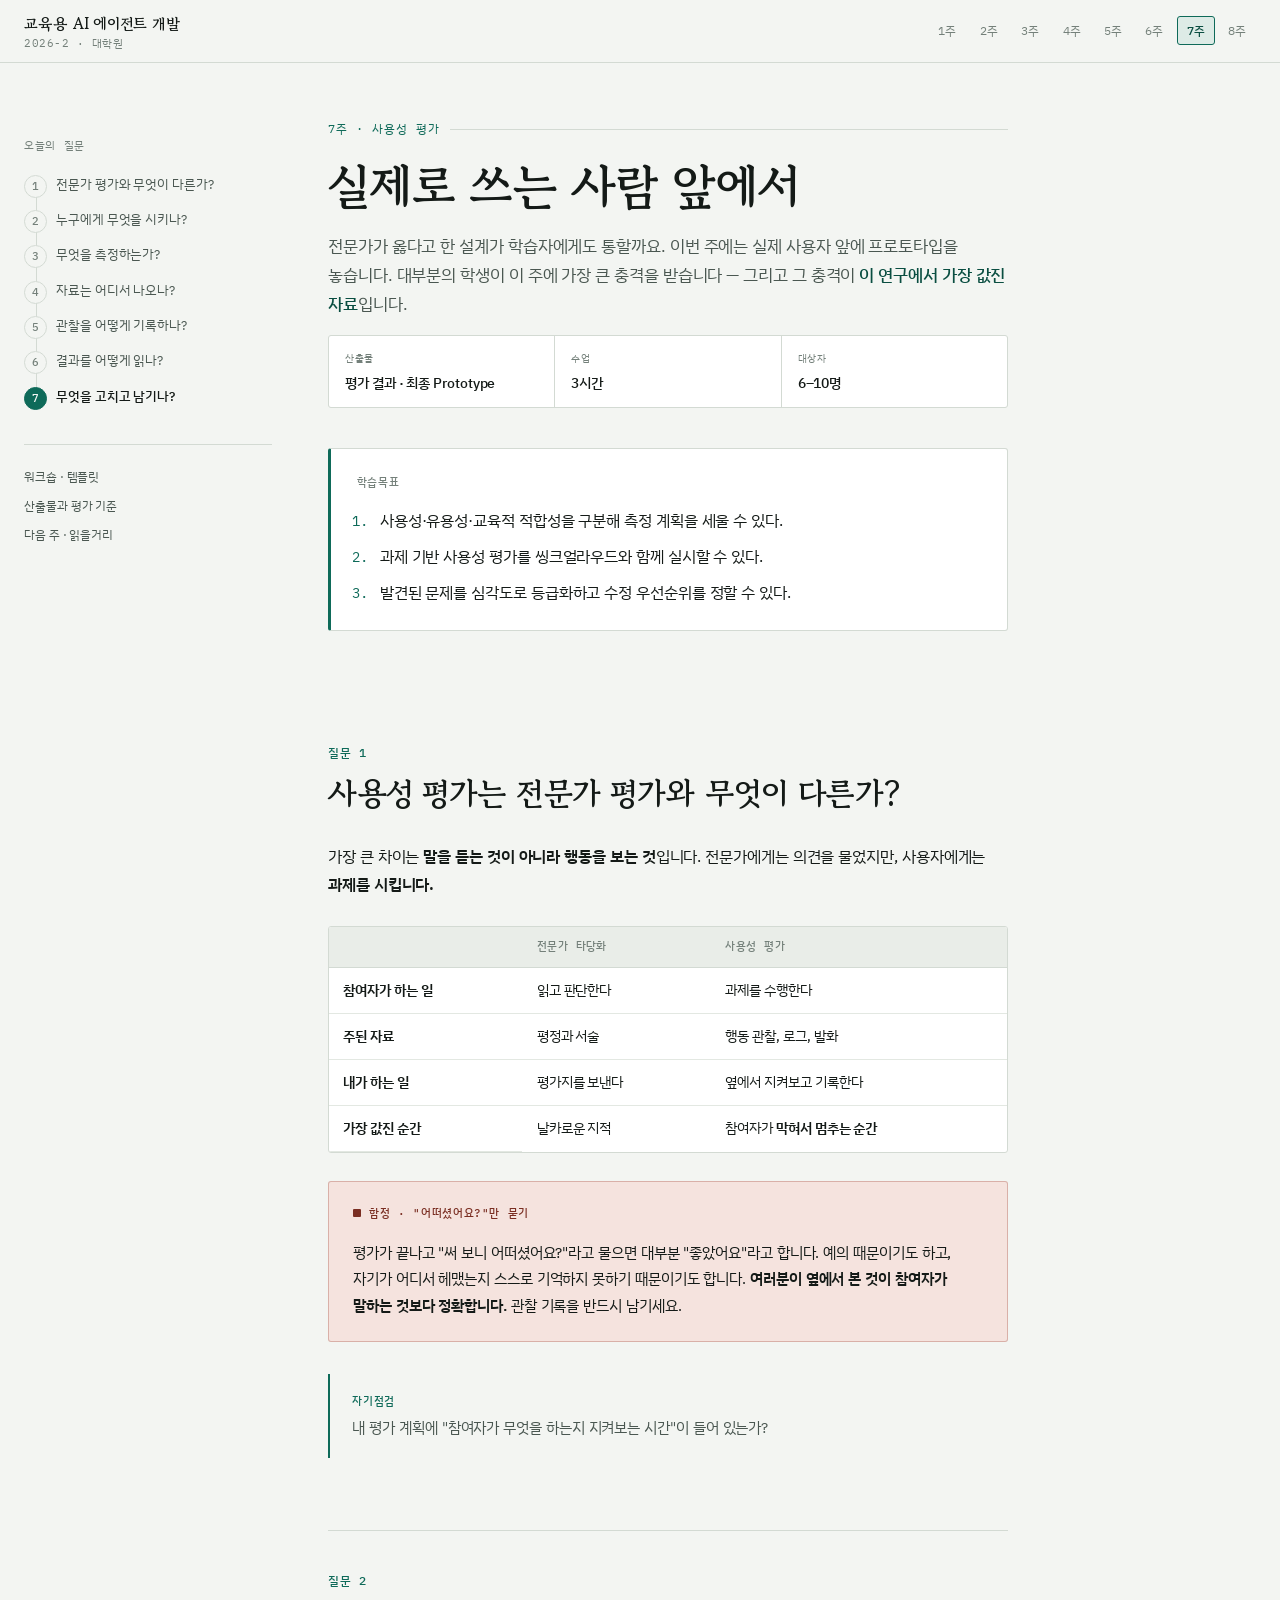
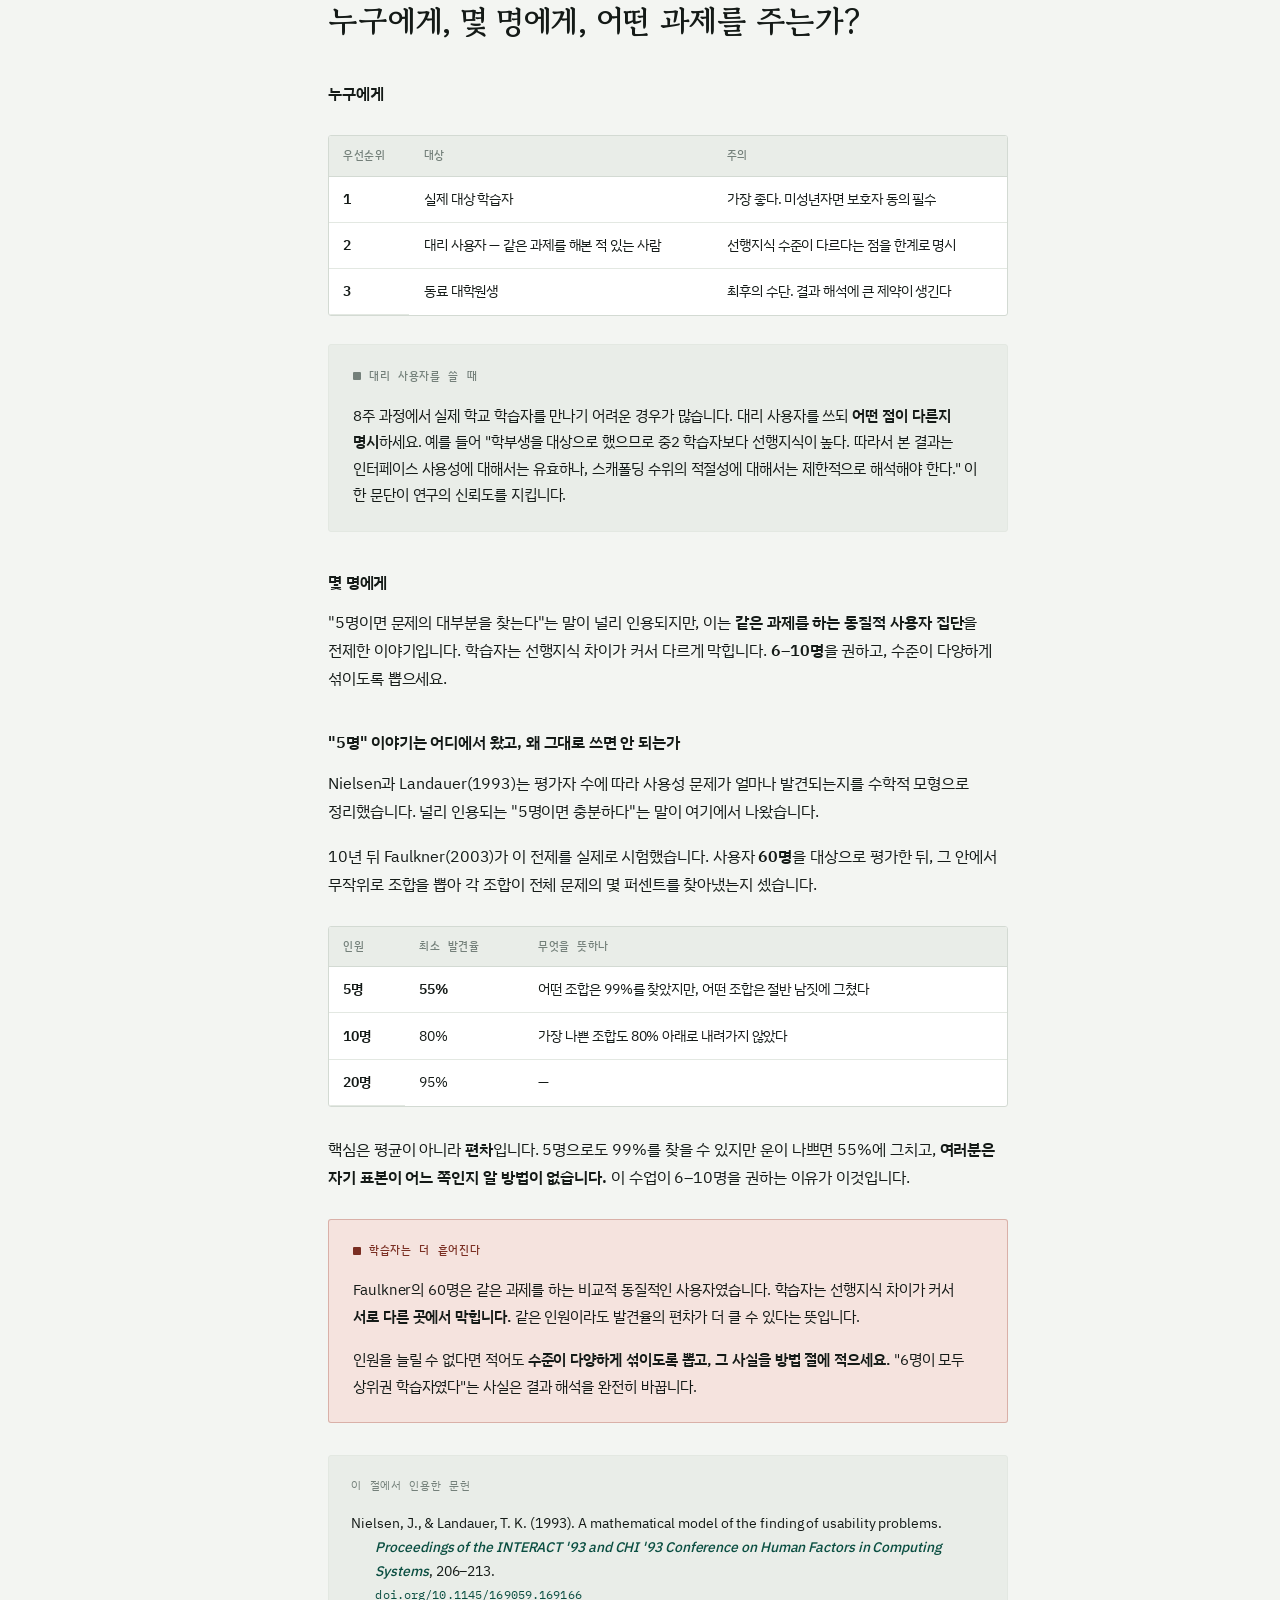
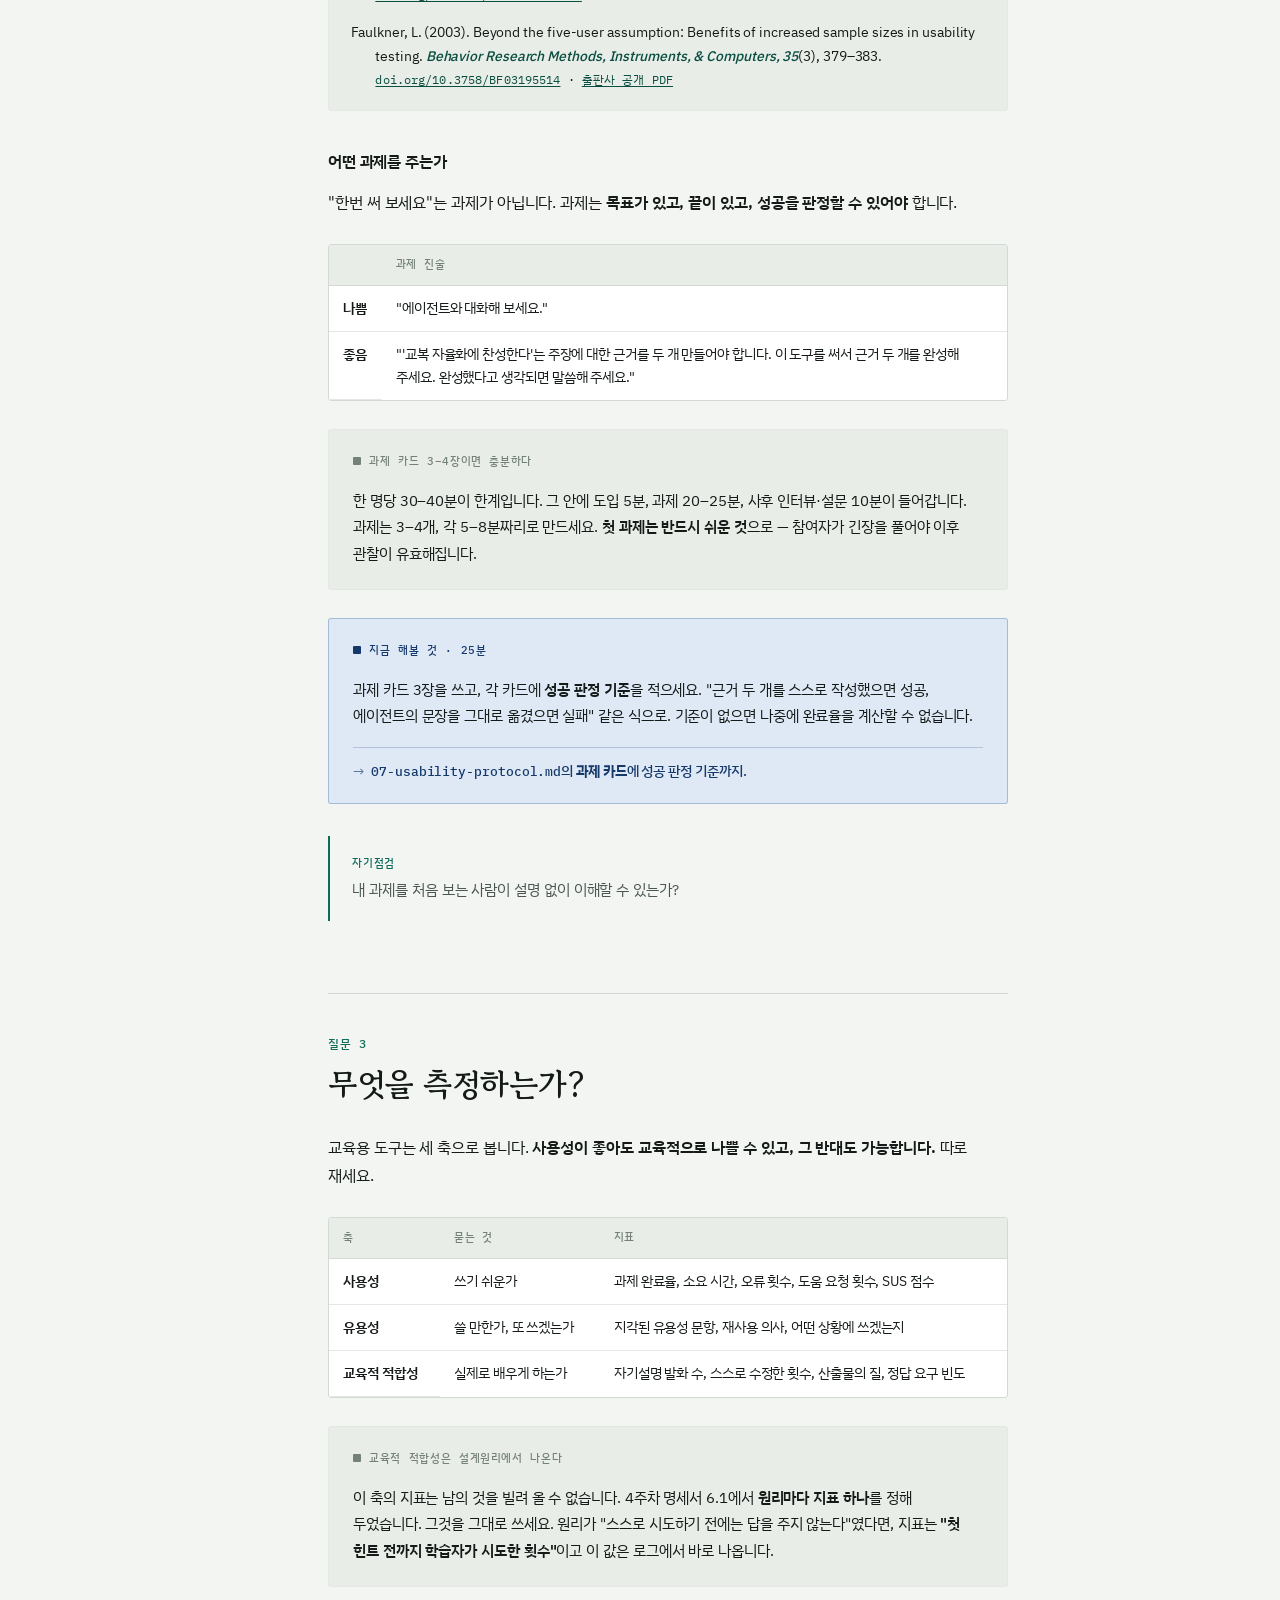
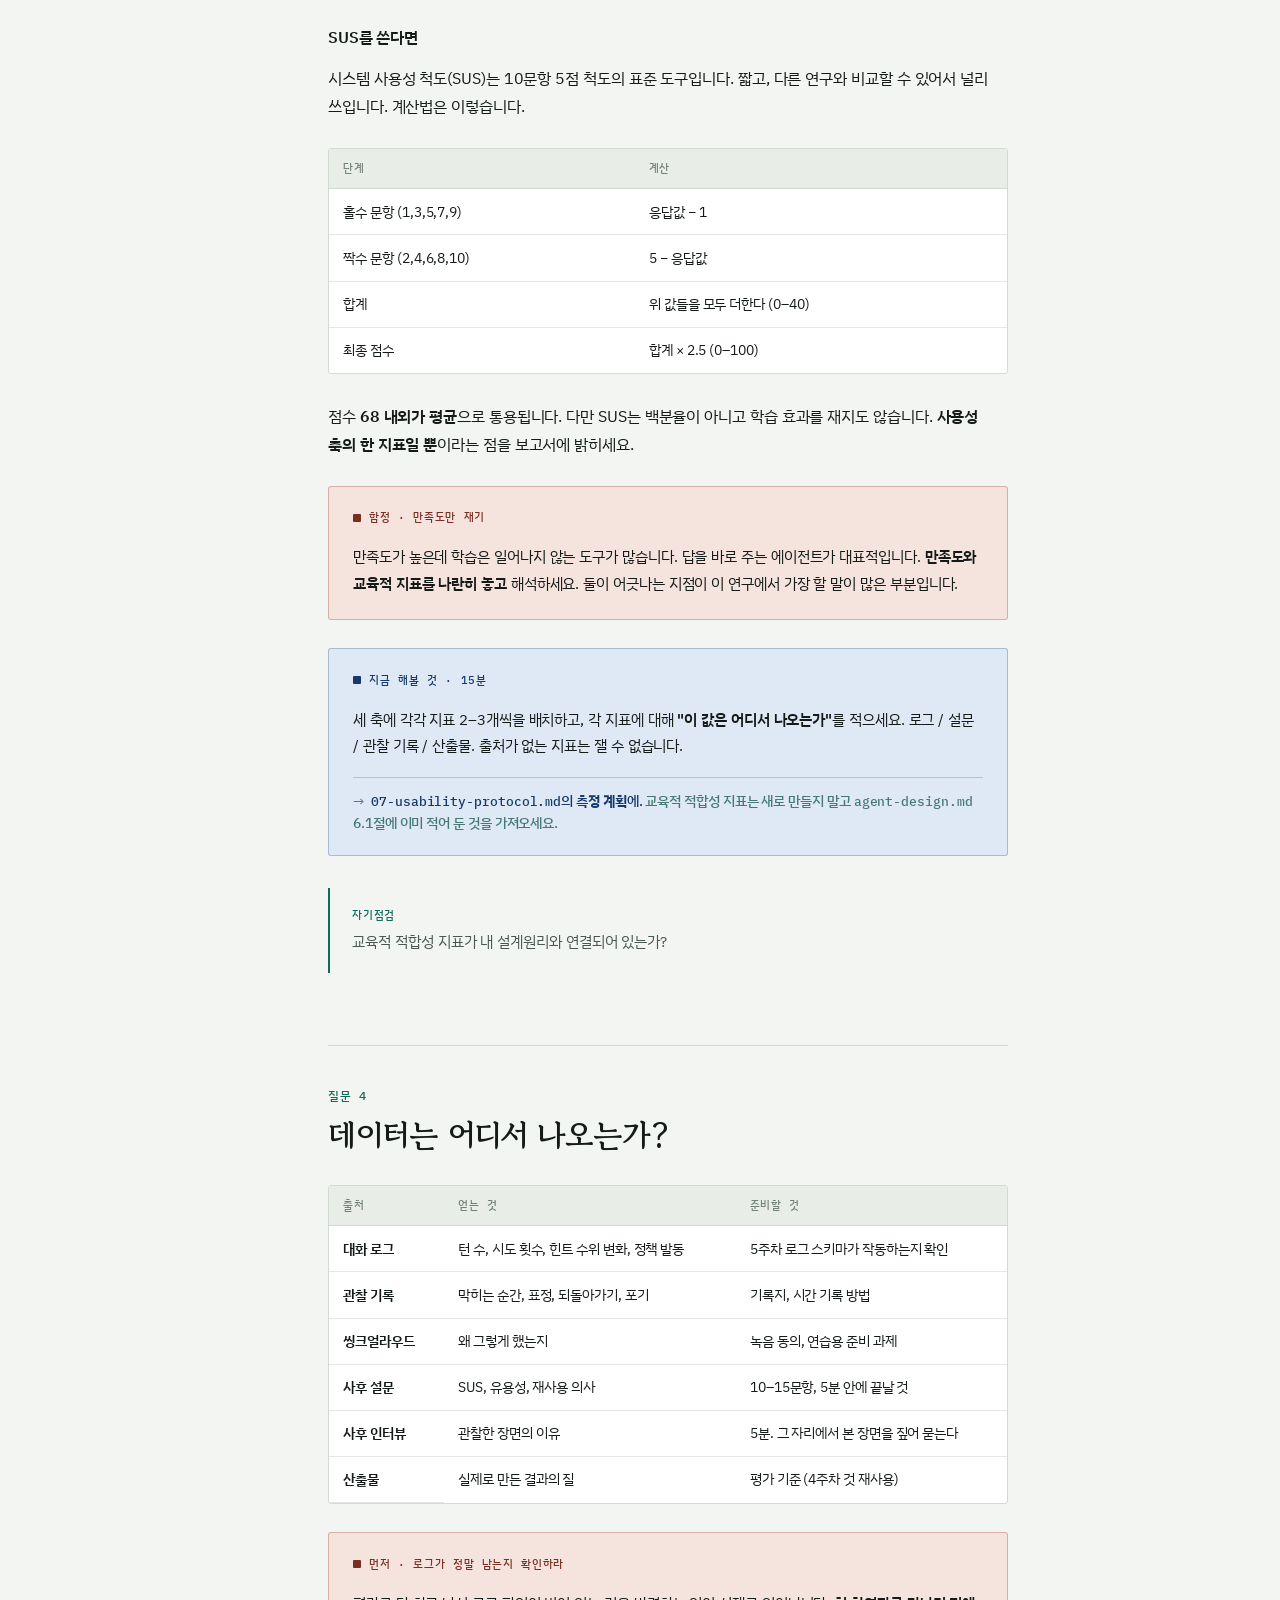
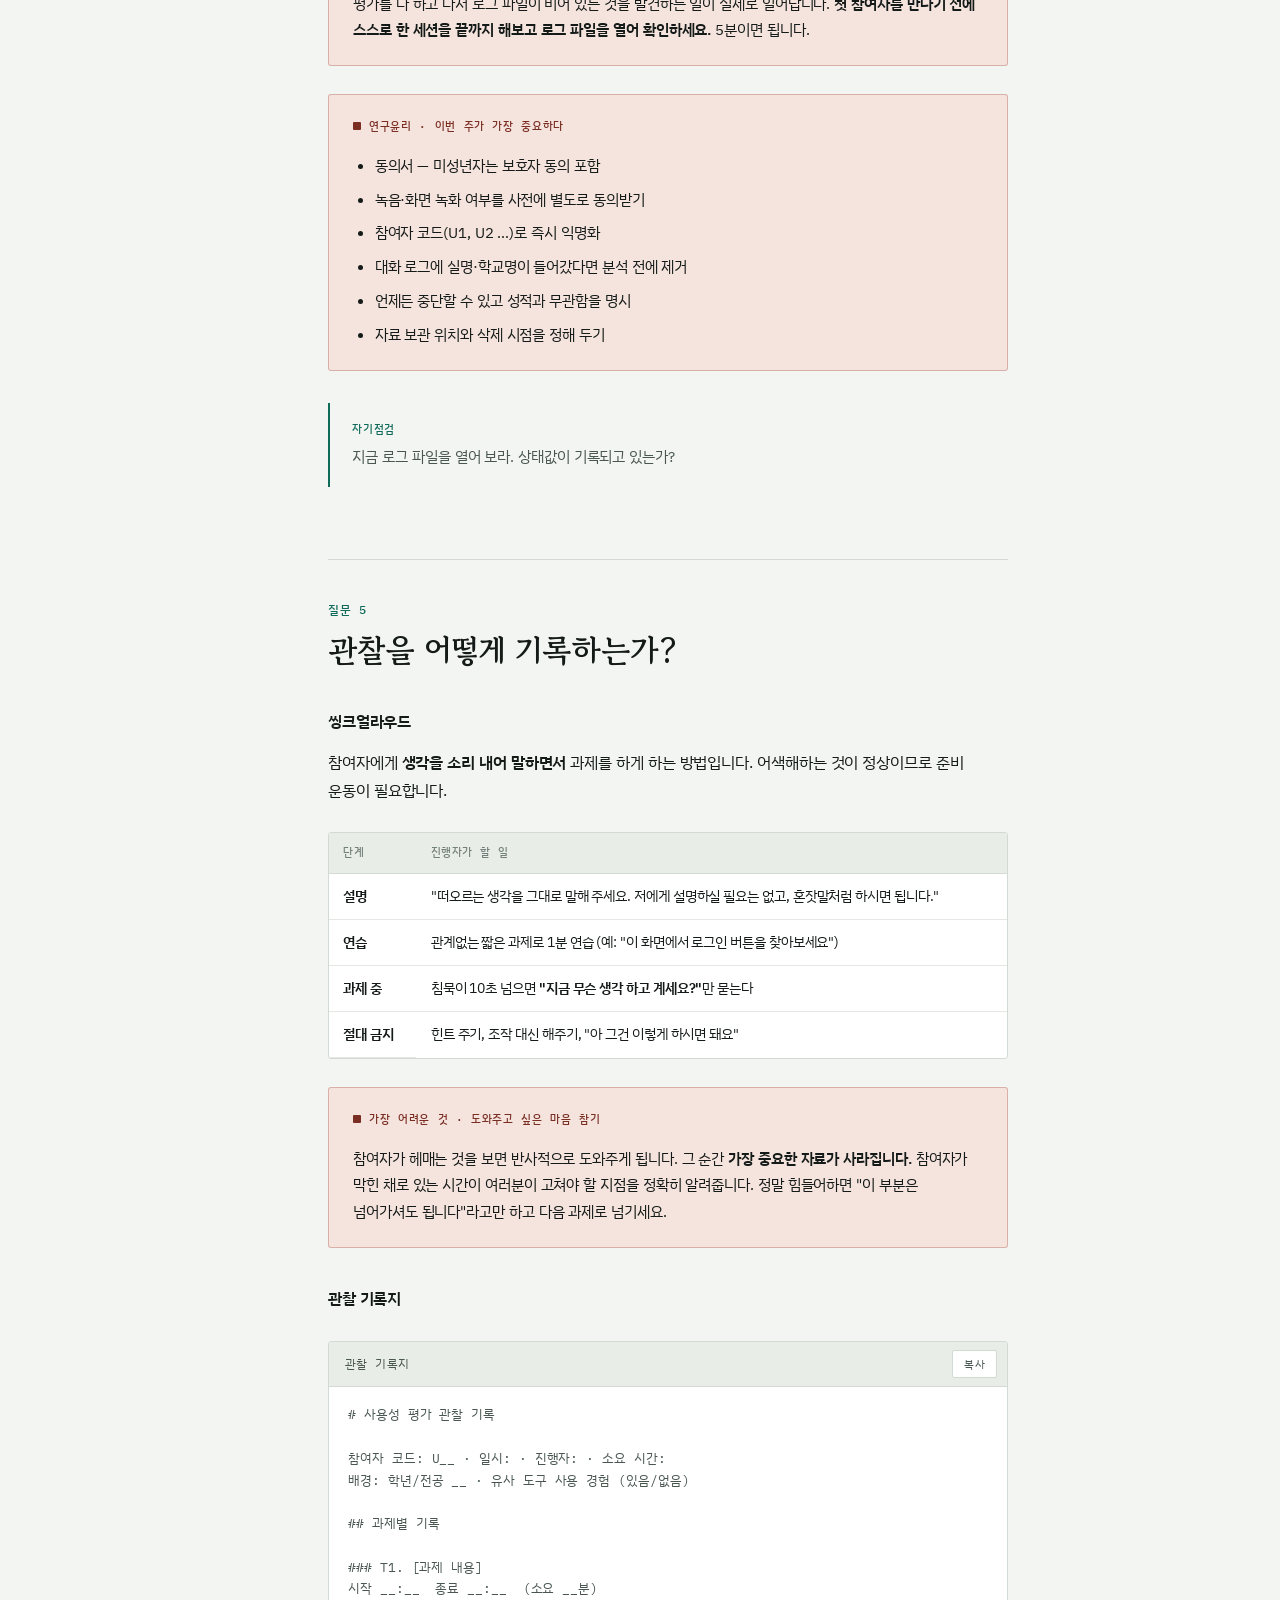
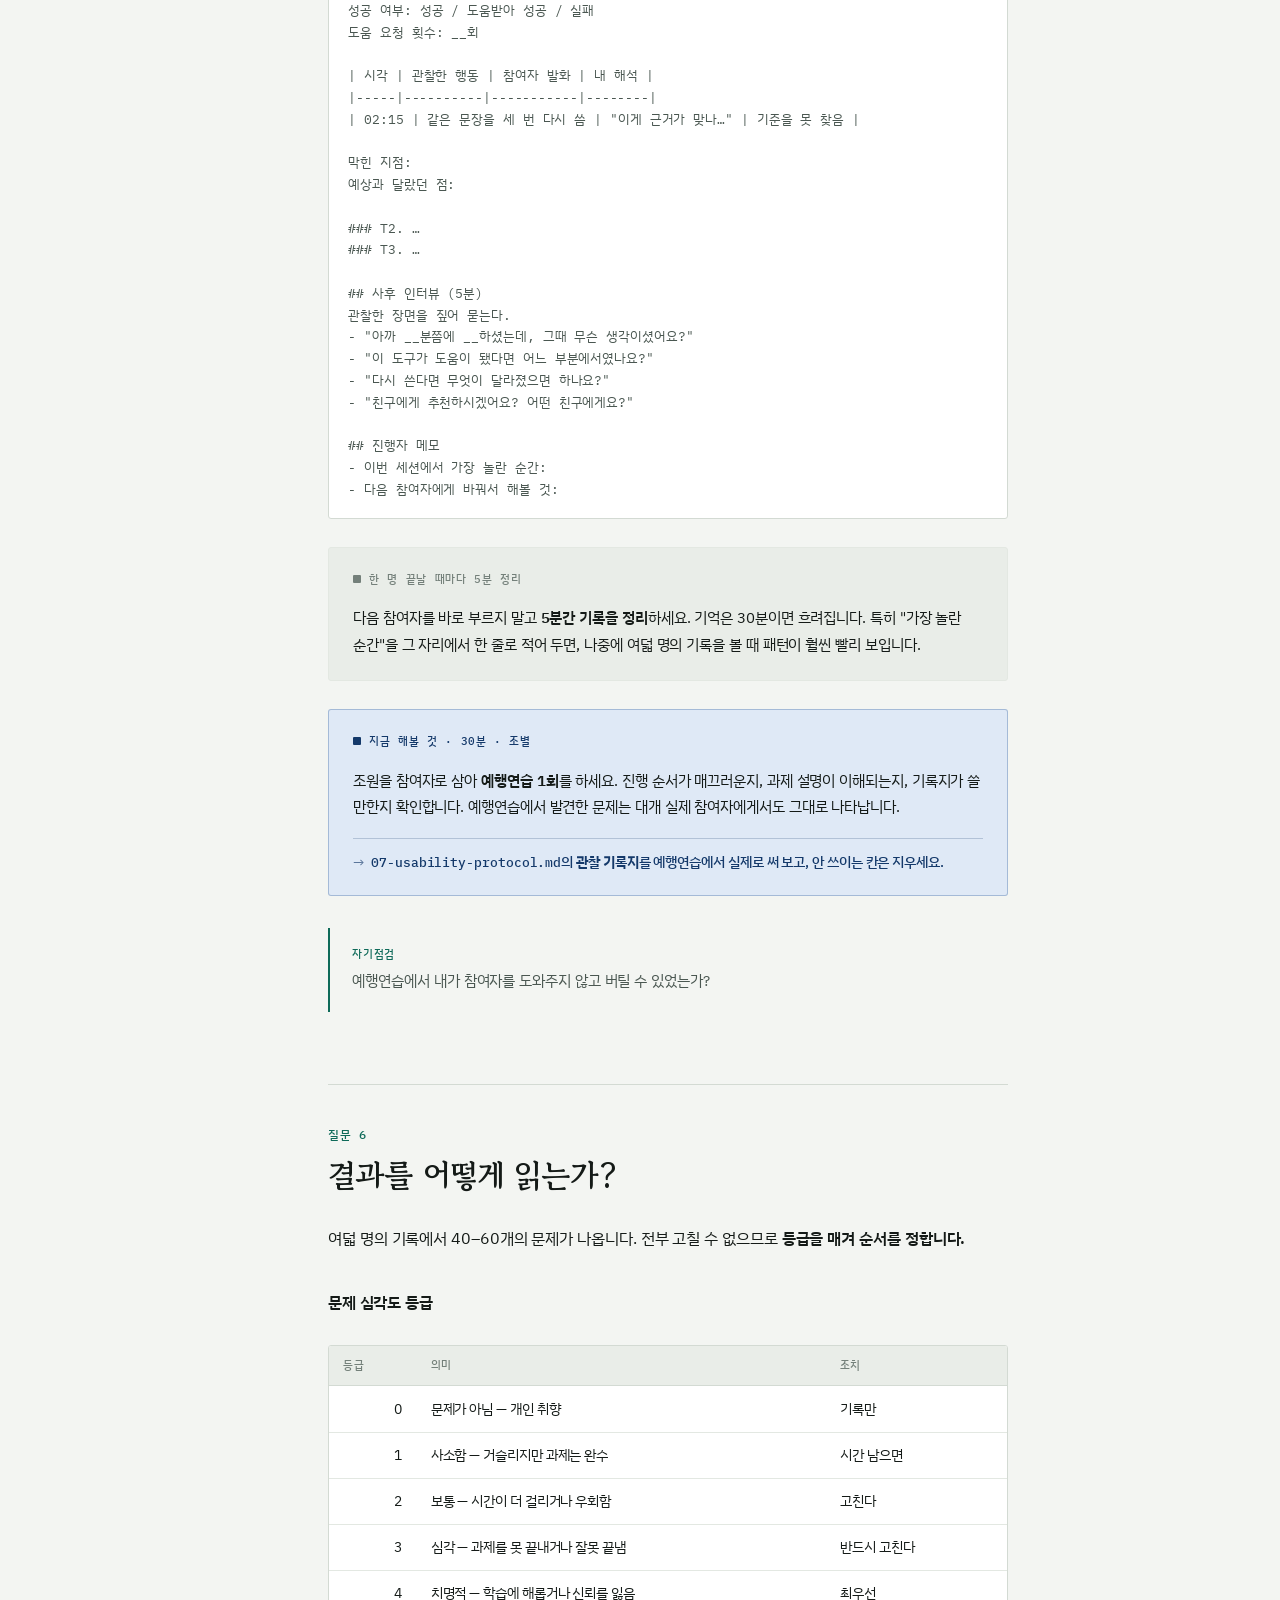
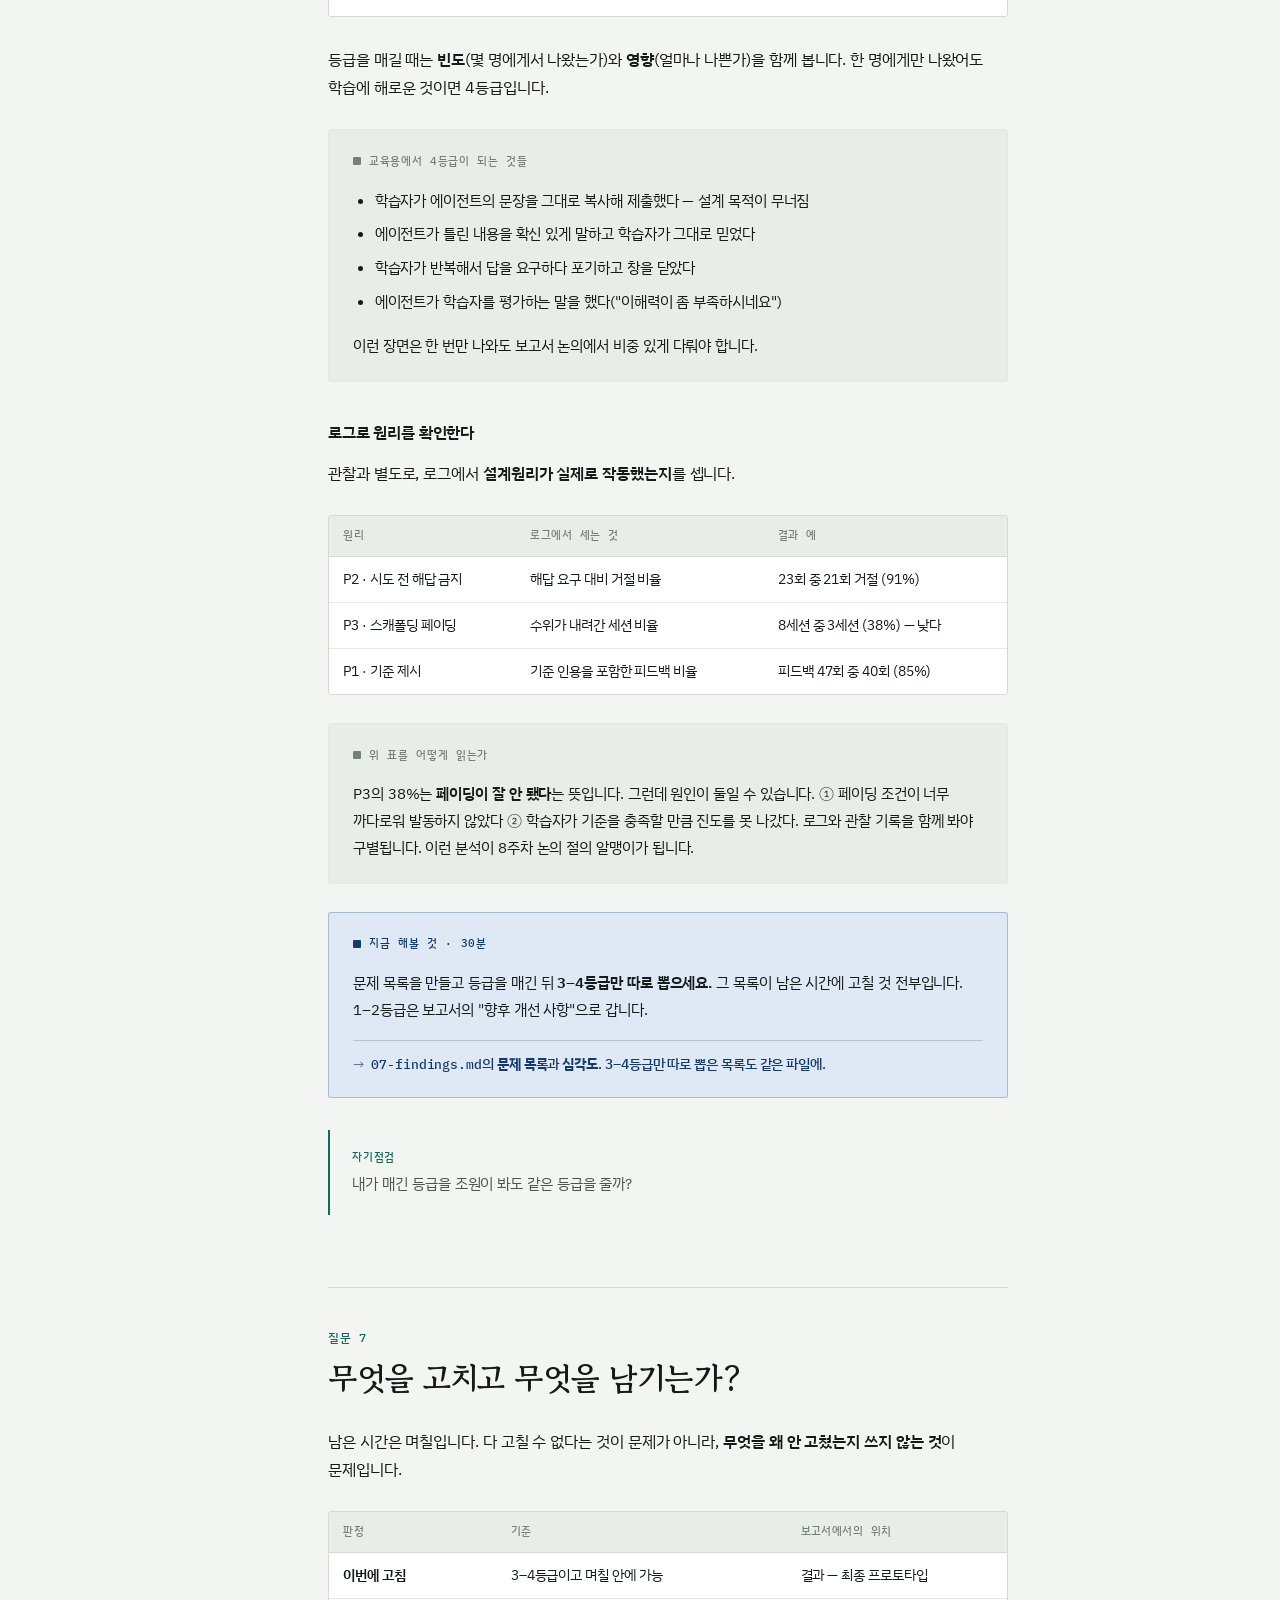
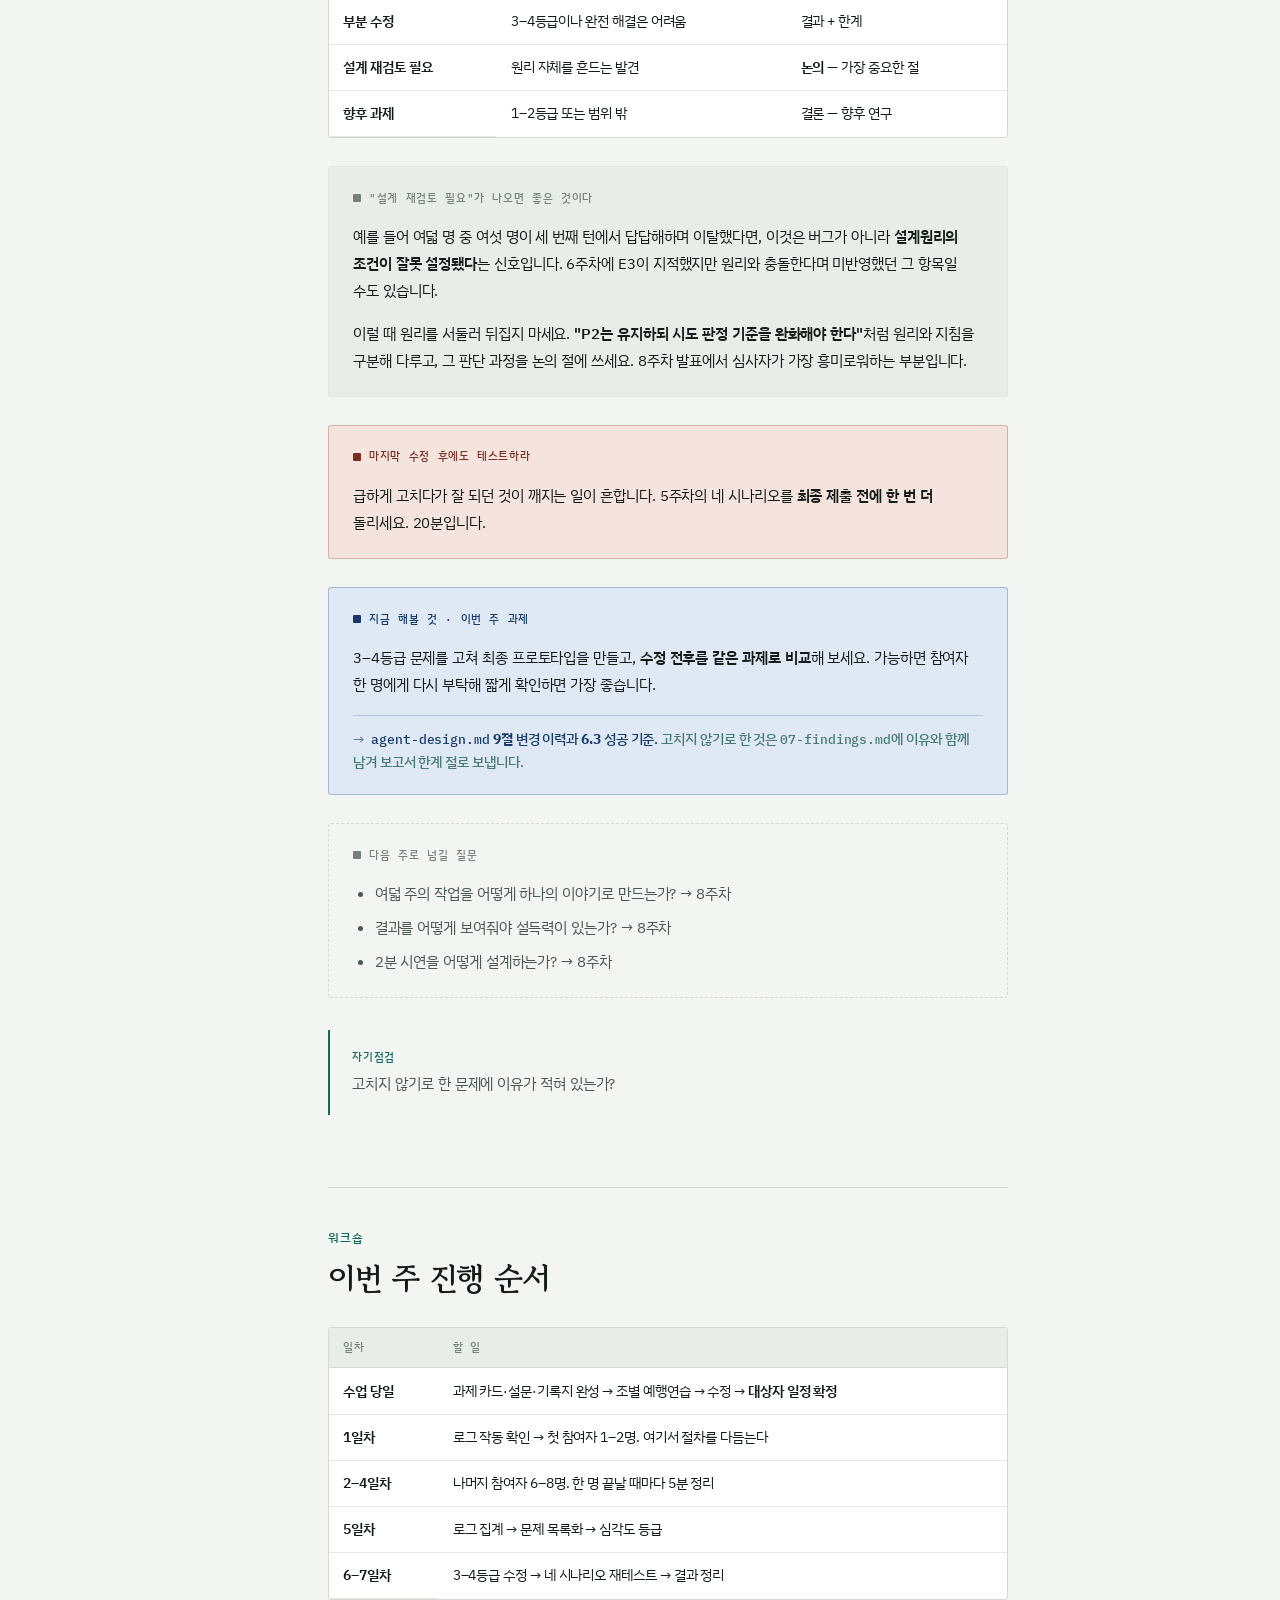
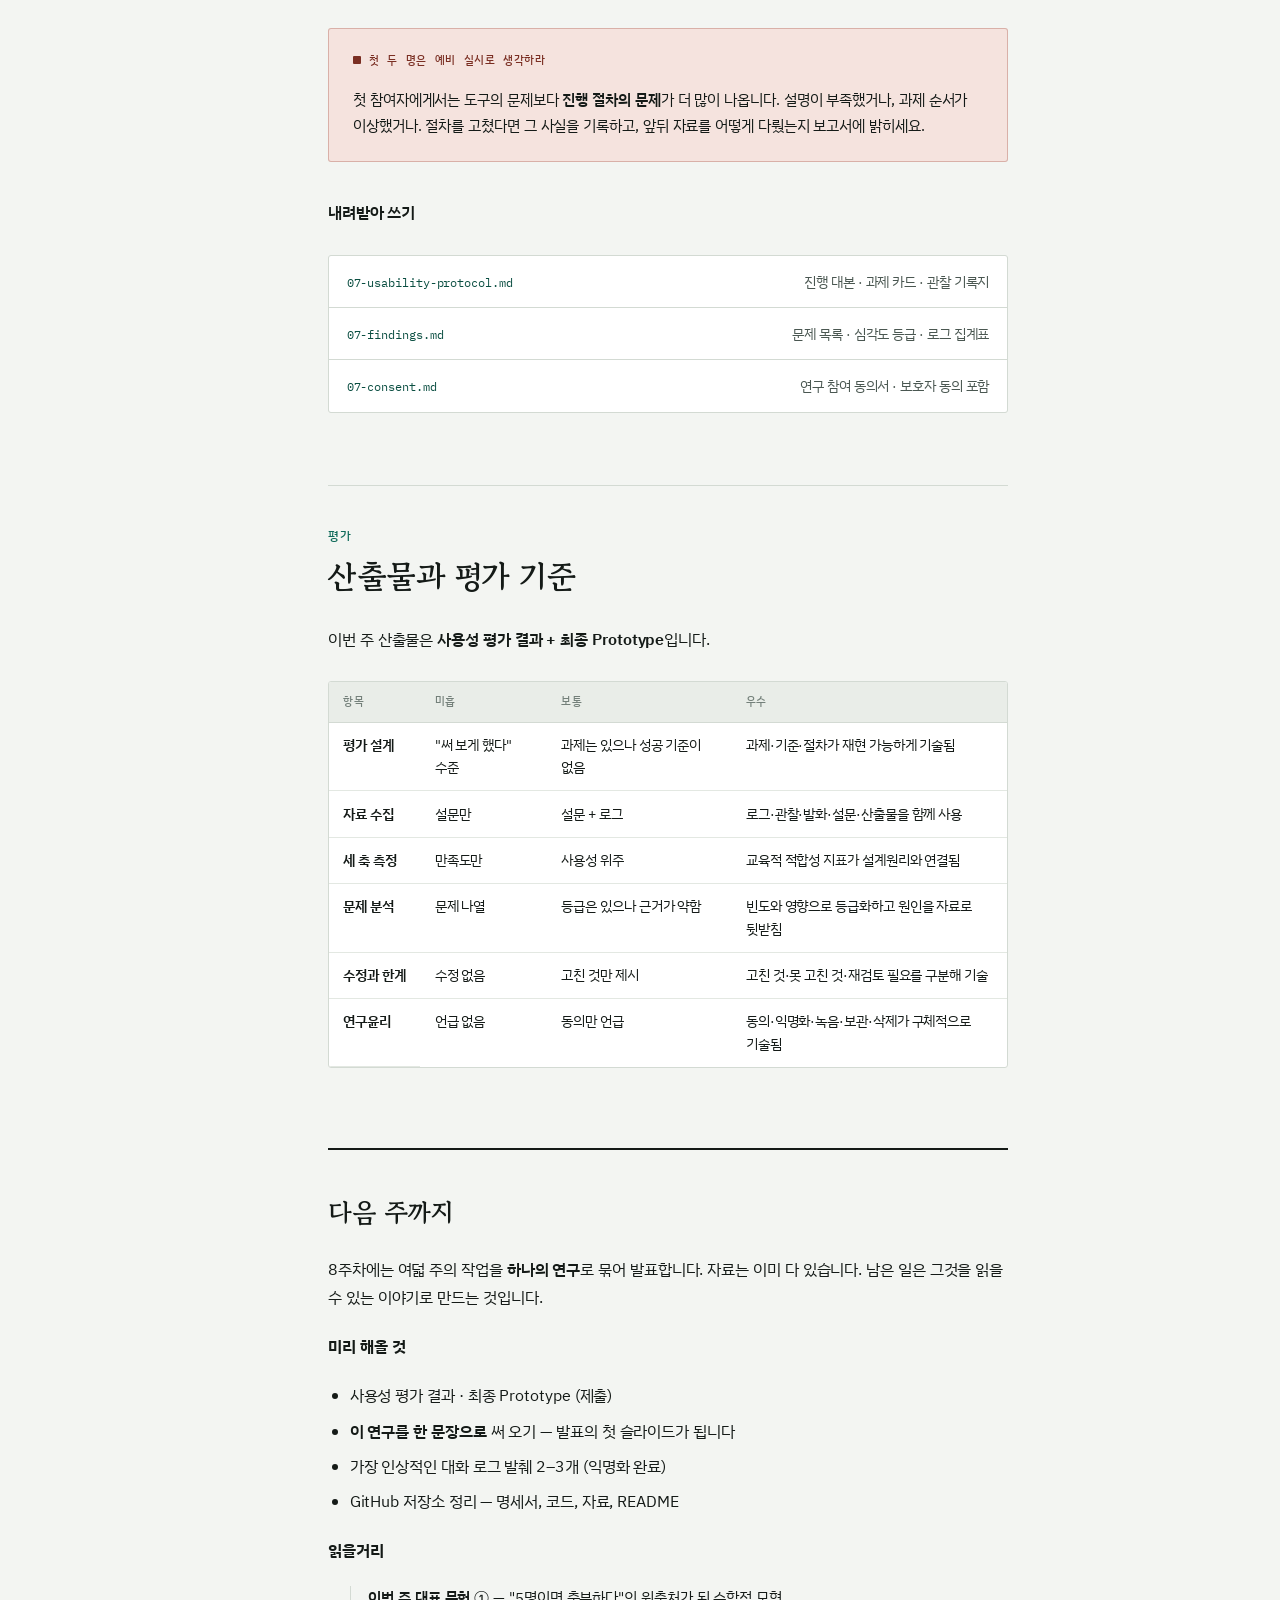
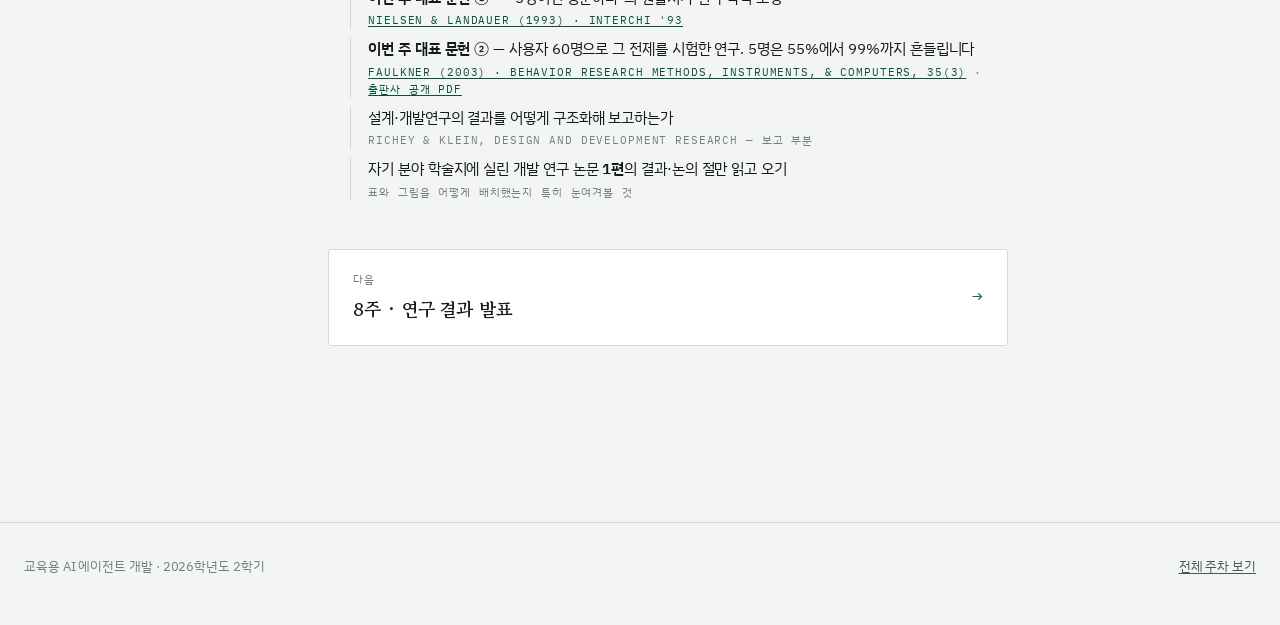
<file: week07.html>
<!DOCTYPE html>
<html lang="ko">
<head>
<meta charset="utf-8">
<meta name="viewport" content="width=device-width, initial-scale=1">
<title>7주 사용성 평가 · 교육용 AI 에이전트 개발</title>
<meta name="description" content="과제 설계와 씽크얼라우드, 로그·설문 분석과 문제 심각도 등급화를 다루는 7주차 강의 노트.">
<link rel="preconnect" href="https://fonts.googleapis.com">
<link rel="preconnect" href="https://fonts.gstatic.com" crossorigin>
<link rel="stylesheet" href="https://fonts.googleapis.com/css2?family=Gowun+Batang:wght@400;700&family=IBM+Plex+Mono:wght@400;500&family=IBM+Plex+Sans+KR:wght@400;500;600&display=swap">
<link rel="stylesheet" href="assets/style.css?v=11">
<link rel="icon" href="data:image/svg+xml,<svg xmlns='http://www.w3.org/2000/svg' viewBox='0 0 32 32'><text y='26' font-size='26'>🔍</text></svg>">
</head>
<body>

<a class="skip" href="#doc">본문으로 건너뛰기</a>

<header class="topbar">
  <div class="topbar__in">
    <a class="brand" href="index.html">교육용 AI 에이전트 개발<span class="brand__sub">2026-2 · 대학원</span></a>
    <nav class="weeknav" aria-label="주차 이동">
      <a href="week01.html">1주</a>
      <a href="week02.html">2주</a>
      <a href="week03.html">3주</a>
      <a href="week04.html">4주</a>
      <a href="week05.html">5주</a>
      <a href="week06.html">6주</a>
      <a href="week07.html" aria-current="page">7주</a>
      <a href="week08.html">8주</a>
    </nav>
  </div>
</header>

<div class="shell">

  <aside class="rail">
    <p class="rail__label">오늘의 질문</p>
    <ol class="chain">
      <li><a href="#q1"><span class="n">1</span><span>전문가 평가와 무엇이 다른가?</span></a></li>
      <li><a href="#q2"><span class="n">2</span><span>누구에게 무엇을 시키나?</span></a></li>
      <li><a href="#q3"><span class="n">3</span><span>무엇을 측정하는가?</span></a></li>
      <li><a href="#q4"><span class="n">4</span><span>자료는 어디서 나오나?</span></a></li>
      <li><a href="#q5"><span class="n">5</span><span>관찰을 어떻게 기록하나?</span></a></li>
      <li><a href="#q6"><span class="n">6</span><span>결과를 어떻게 읽나?</span></a></li>
      <li><a href="#q7"><span class="n">7</span><span>무엇을 고치고 남기나?</span></a></li>
    </ol>
    <div class="rail__foot">
      <a href="#workshop">워크숍 · 템플릿</a>
      <a href="#submit">산출물과 평가 기준</a>
      <a href="#next">다음 주 · 읽을거리</a>
    </div>
  </aside>

  <main class="doc" id="doc">

    <div class="head">
      <p class="eyebrow">7주 · 사용성 평가</p>
      <h1>실제로 쓰는 사람 앞에서</h1>
      <p class="lede">
        전문가가 옳다고 한 설계가 학습자에게도 통할까요. 이번 주에는 실제 사용자
        앞에 프로토타입을 놓습니다. 대부분의 학생이 이 주에 가장 큰 충격을 받습니다 —
        그리고 그 충격이 <em>이 연구에서 가장 값진 자료</em>입니다.
      </p>

      <dl class="meta">
        <div><dt>산출물</dt><dd>평가 결과 · 최종 Prototype</dd></div>
        <div><dt>수업</dt><dd>3시간</dd></div>
        <div><dt>대상자</dt><dd>6–10명</dd></div>
      </dl>

      <div class="goals">
        <h2>학습목표</h2>
        <ol>
          <li>사용성·유용성·교육적 적합성을 구분해 측정 계획을 세울 수 있다.</li>
          <li>과제 기반 사용성 평가를 씽크얼라우드와 함께 실시할 수 있다.</li>
          <li>발견된 문제를 심각도로 등급화하고 수정 우선순위를 정할 수 있다.</li>
        </ol>
      </div>
    </div>

    <!-- ================= Q1 ================= -->
    <section class="q" id="q1">
      <div class="q__head">
        <span class="q__n">질문 1</span>
        <h2>사용성 평가는 전문가 평가와 무엇이 다른가?</h2>
      </div>

      <p>
        가장 큰 차이는 <strong>말을 듣는 것이 아니라 행동을 보는 것</strong>입니다.
        전문가에게는 의견을 물었지만, 사용자에게는 <strong>과제를 시킵니다.</strong>
      </p>

      <div class="tw">
        <table>
          <thead><tr><th></th><th>전문가 타당화</th><th>사용성 평가</th></tr></thead>
          <tbody>
            <tr><th>참여자가 하는 일</th><td>읽고 판단한다</td><td>과제를 수행한다</td></tr>
            <tr><th>주된 자료</th><td>평정과 서술</td><td>행동 관찰, 로그, 발화</td></tr>
            <tr><th>내가 하는 일</th><td>평가지를 보낸다</td><td>옆에서 지켜보고 기록한다</td></tr>
            <tr><th>가장 값진 순간</th><td>날카로운 지적</td><td>참여자가 <strong>막혀서 멈추는 순간</strong></td></tr>
          </tbody>
        </table>
      </div>

      <div class="box box--warn">
        <p class="box__t">함정 · "어떠셨어요?"만 묻기</p>
        <p>
          평가가 끝나고 "써 보니 어떠셨어요?"라고 물으면 대부분 "좋았어요"라고 합니다.
          예의 때문이기도 하고, 자기가 어디서 헤맸는지 스스로 기억하지 못하기 때문이기도
          합니다. <strong>여러분이 옆에서 본 것이 참여자가 말하는 것보다 정확합니다.</strong>
          관찰 기록을 반드시 남기세요.
        </p>
      </div>

      <div class="check">
        <b>자기점검</b>
        내 평가 계획에 "참여자가 무엇을 하는지 지켜보는 시간"이 들어 있는가?
      </div>
    </section>

    <!-- ================= Q2 ================= -->
    <section class="q" id="q2">
      <div class="q__head">
        <span class="q__n">질문 2</span>
        <h2>누구에게, 몇 명에게, 어떤 과제를 주는가?</h2>
      </div>

      <h3>누구에게</h3>

      <div class="tw">
        <table>
          <thead><tr><th>우선순위</th><th>대상</th><th>주의</th></tr></thead>
          <tbody>
            <tr><th>1</th><td>실제 대상 학습자</td><td>가장 좋다. 미성년자면 보호자 동의 필수</td></tr>
            <tr><th>2</th><td>대리 사용자 — 같은 과제를 해본 적 있는 사람</td><td>선행지식 수준이 다르다는 점을 한계로 명시</td></tr>
            <tr><th>3</th><td>동료 대학원생</td><td>최후의 수단. 결과 해석에 큰 제약이 생긴다</td></tr>
          </tbody>
        </table>
      </div>

      <div class="box box--eg">
        <p class="box__t">대리 사용자를 쓸 때</p>
        <p>
          8주 과정에서 실제 학교 학습자를 만나기 어려운 경우가 많습니다.
          대리 사용자를 쓰되 <strong>어떤 점이 다른지 명시</strong>하세요. 예를 들어
          "학부생을 대상으로 했으므로 중2 학습자보다 선행지식이 높다. 따라서 본 결과는
          인터페이스 사용성에 대해서는 유효하나, 스캐폴딩 수위의 적절성에 대해서는
          제한적으로 해석해야 한다." 이 한 문단이 연구의 신뢰도를 지킵니다.
        </p>
      </div>

      <h3>몇 명에게</h3>

      <p>
        "5명이면 문제의 대부분을 찾는다"는 말이 널리 인용되지만, 이는
        <strong>같은 과제를 하는 동질적 사용자 집단</strong>을 전제한 이야기입니다.
        학습자는 선행지식 차이가 커서 다르게 막힙니다.
        <strong>6–10명</strong>을 권하고, 수준이 다양하게 섞이도록 뽑으세요.
      </p>

      <h3>"5명" 이야기는 어디에서 왔고, 왜 그대로 쓰면 안 되는가</h3>

      <p>
        Nielsen과 Landauer(1993)는 평가자 수에 따라 사용성 문제가 얼마나 발견되는지를
        수학적 모형으로 정리했습니다. 널리 인용되는 "5명이면 충분하다"는 말이 여기에서
        나왔습니다.
      </p>

      <p>
        10년 뒤 Faulkner(2003)가 이 전제를 실제로 시험했습니다. 사용자 <strong>60명</strong>을
        대상으로 평가한 뒤, 그 안에서 무작위로 조합을 뽑아 각 조합이 전체 문제의 몇 퍼센트를
        찾아냈는지 셌습니다.
      </p>

      <div class="tw">
        <table>
          <thead><tr><th>인원</th><th>최소 발견율</th><th>무엇을 뜻하나</th></tr></thead>
          <tbody>
            <tr><th>5명</th><td><strong>55%</strong></td><td>어떤 조합은 99%를 찾았지만, 어떤 조합은 절반 남짓에 그쳤다</td></tr>
            <tr><th>10명</th><td>80%</td><td>가장 나쁜 조합도 80% 아래로 내려가지 않았다</td></tr>
            <tr><th>20명</th><td>95%</td><td>—</td></tr>
          </tbody>
        </table>
      </div>

      <p>
        핵심은 평균이 아니라 <strong>편차</strong>입니다. 5명으로도 99%를 찾을 수 있지만
        운이 나쁘면 55%에 그치고, <strong>여러분은 자기 표본이 어느 쪽인지 알 방법이
        없습니다.</strong> 이 수업이 6–10명을 권하는 이유가 이것입니다.
      </p>

      <div class="box box--warn">
        <p class="box__t">학습자는 더 흩어진다</p>
        <p>
          Faulkner의 60명은 같은 과제를 하는 비교적 동질적인 사용자였습니다.
          학습자는 선행지식 차이가 커서 <strong>서로 다른 곳에서 막힙니다.</strong>
          같은 인원이라도 발견율의 편차가 더 클 수 있다는 뜻입니다.
        </p>
        <p>
          인원을 늘릴 수 없다면 적어도 <strong>수준이 다양하게 섞이도록 뽑고,
          그 사실을 방법 절에 적으세요.</strong> "6명이 모두 상위권 학습자였다"는 사실은
          결과 해석을 완전히 바꿉니다.
        </p>
      </div>

      <div class="cite">
        <p class="cite__t">이 절에서 인용한 문헌</p>
        <ol>
          <li>Nielsen, J., &amp; Landauer, T. K. (1993). A mathematical model of the finding of
            usability problems. <em>Proceedings of the INTERACT '93 and CHI '93 Conference on
            Human Factors in Computing Systems</em>, 206–213.
            <span class="rl"><a href="https://doi.org/10.1145/169059.169166">doi.org/10.1145/169059.169166</a></span></li>
          <li>Faulkner, L. (2003). Beyond the five-user assumption: Benefits of increased sample
            sizes in usability testing. <em>Behavior Research Methods, Instruments, &amp;
            Computers, 35</em>(3), 379–383.
            <span class="rl"><a href="https://doi.org/10.3758/BF03195514">doi.org/10.3758/BF03195514</a>
            · <a href="https://link.springer.com/content/pdf/10.3758/BF03195514.pdf">출판사 공개 PDF</a></span></li>
        </ol>
      </div>

      <h3>어떤 과제를 주는가</h3>

      <p>
        "한번 써 보세요"는 과제가 아닙니다. 과제는 <strong>목표가 있고, 끝이 있고,
        성공을 판정할 수 있어야</strong> 합니다.
      </p>

      <div class="tw">
        <table>
          <thead><tr><th></th><th>과제 진술</th></tr></thead>
          <tbody>
            <tr><th>나쁨</th><td>"에이전트와 대화해 보세요."</td></tr>
            <tr>
              <th>좋음</th>
              <td>"'교복 자율화에 찬성한다'는 주장에 대한 근거를 두 개 만들어야 합니다. 이 도구를 써서 근거 두 개를 완성해 주세요. 완성했다고 생각되면 말씀해 주세요."</td>
            </tr>
          </tbody>
        </table>
      </div>

      <div class="box box--eg">
        <p class="box__t">과제 카드 3–4장이면 충분하다</p>
        <p>
          한 명당 30–40분이 한계입니다. 그 안에 도입 5분, 과제 20–25분,
          사후 인터뷰·설문 10분이 들어갑니다. 과제는 3–4개, 각 5–8분짜리로 만드세요.
          <strong>첫 과제는 반드시 쉬운 것</strong>으로 — 참여자가 긴장을 풀어야
          이후 관찰이 유효해집니다.
        </p>
      </div>

      <div class="box box--do">
        <p class="box__t">지금 해볼 것 · 25분</p>
        <p>
          과제 카드 3장을 쓰고, 각 카드에 <strong>성공 판정 기준</strong>을 적으세요.
          "근거 두 개를 스스로 작성했으면 성공, 에이전트의 문장을 그대로 옮겼으면 실패"
          같은 식으로. 기준이 없으면 나중에 완료율을 계산할 수 없습니다.
        </p>
        <p class="goto"><code>07-usability-protocol.md</code>의 <b>과제 카드</b>에 성공 판정 기준까지.</p>
      </div>

      <div class="check">
        <b>자기점검</b>
        내 과제를 처음 보는 사람이 설명 없이 이해할 수 있는가?
      </div>
    </section>

    <!-- ================= Q3 ================= -->
    <section class="q" id="q3">
      <div class="q__head">
        <span class="q__n">질문 3</span>
        <h2>무엇을 측정하는가?</h2>
      </div>

      <p>
        교육용 도구는 세 축으로 봅니다. <strong>사용성이 좋아도 교육적으로 나쁠 수 있고,
        그 반대도 가능합니다.</strong> 따로 재세요.
      </p>

      <div class="tw">
        <table>
          <thead><tr><th>축</th><th>묻는 것</th><th>지표</th></tr></thead>
          <tbody>
            <tr>
              <th>사용성</th>
              <td>쓰기 쉬운가</td>
              <td>과제 완료율, 소요 시간, 오류 횟수, 도움 요청 횟수, SUS 점수</td>
            </tr>
            <tr>
              <th>유용성</th>
              <td>쓸 만한가, 또 쓰겠는가</td>
              <td>지각된 유용성 문항, 재사용 의사, 어떤 상황에 쓰겠는지</td>
            </tr>
            <tr>
              <th>교육적 적합성</th>
              <td>실제로 배우게 하는가</td>
              <td>자기설명 발화 수, 스스로 수정한 횟수, 산출물의 질, 정답 요구 빈도</td>
            </tr>
          </tbody>
        </table>
      </div>

      <div class="box box--eg">
        <p class="box__t">교육적 적합성은 설계원리에서 나온다</p>
        <p>
          이 축의 지표는 남의 것을 빌려 올 수 없습니다. 4주차 명세서 6.1에서
          <strong>원리마다 지표 하나</strong>를 정해 두었습니다. 그것을 그대로 쓰세요.
          원리가 "스스로 시도하기 전에는 답을 주지 않는다"였다면, 지표는
          <strong>"첫 힌트 전까지 학습자가 시도한 횟수"</strong>이고 이 값은 로그에서 바로 나옵니다.
        </p>
      </div>

      <h3>SUS를 쓴다면</h3>

      <p>
        시스템 사용성 척도(SUS)는 10문항 5점 척도의 표준 도구입니다. 짧고,
        다른 연구와 비교할 수 있어서 널리 쓰입니다. 계산법은 이렇습니다.
      </p>

      <div class="tw">
        <table>
          <thead><tr><th>단계</th><th>계산</th></tr></thead>
          <tbody>
            <tr><td>홀수 문항 (1,3,5,7,9)</td><td>응답값 − 1</td></tr>
            <tr><td>짝수 문항 (2,4,6,8,10)</td><td>5 − 응답값</td></tr>
            <tr><td>합계</td><td>위 값들을 모두 더한다 (0–40)</td></tr>
            <tr><td>최종 점수</td><td>합계 × 2.5 (0–100)</td></tr>
          </tbody>
        </table>
      </div>

      <p>
        점수 <strong>68 내외가 평균</strong>으로 통용됩니다. 다만 SUS는 백분율이 아니고
        학습 효과를 재지도 않습니다. <strong>사용성 축의 한 지표일 뿐</strong>이라는 점을
        보고서에 밝히세요.
      </p>

      <div class="box box--warn">
        <p class="box__t">함정 · 만족도만 재기</p>
        <p>
          만족도가 높은데 학습은 일어나지 않는 도구가 많습니다. 답을 바로 주는
          에이전트가 대표적입니다. <strong>만족도와 교육적 지표를 나란히 놓고</strong>
          해석하세요. 둘이 어긋나는 지점이 이 연구에서 가장 할 말이 많은 부분입니다.
        </p>
      </div>

      <div class="box box--do">
        <p class="box__t">지금 해볼 것 · 15분</p>
        <p>
          세 축에 각각 지표 2–3개씩을 배치하고, 각 지표에 대해
          <strong>"이 값은 어디서 나오는가"</strong>를 적으세요. 로그 / 설문 / 관찰 기록 /
          산출물. 출처가 없는 지표는 잴 수 없습니다.
        </p>
        <p class="goto"><code>07-usability-protocol.md</code>의 <b>측정 계획</b>에. <em>교육적 적합성 지표는 새로 만들지 말고 <code>agent-design.md</code> 6.1절에 이미 적어 둔 것을 가져오세요.</em></p>
      </div>

      <div class="check">
        <b>자기점검</b>
        교육적 적합성 지표가 내 설계원리와 연결되어 있는가?
      </div>
    </section>

    <!-- ================= Q4 ================= -->
    <section class="q" id="q4">
      <div class="q__head">
        <span class="q__n">질문 4</span>
        <h2>데이터는 어디서 나오는가?</h2>
      </div>

      <div class="tw">
        <table>
          <thead><tr><th>출처</th><th>얻는 것</th><th>준비할 것</th></tr></thead>
          <tbody>
            <tr>
              <th>대화 로그</th>
              <td>턴 수, 시도 횟수, 힌트 수위 변화, 정책 발동</td>
              <td>5주차 로그 스키마가 작동하는지 확인</td>
            </tr>
            <tr>
              <th>관찰 기록</th>
              <td>막히는 순간, 표정, 되돌아가기, 포기</td>
              <td>기록지, 시간 기록 방법</td>
            </tr>
            <tr>
              <th>씽크얼라우드</th>
              <td>왜 그렇게 했는지</td>
              <td>녹음 동의, 연습용 준비 과제</td>
            </tr>
            <tr>
              <th>사후 설문</th>
              <td>SUS, 유용성, 재사용 의사</td>
              <td>10–15문항, 5분 안에 끝날 것</td>
            </tr>
            <tr>
              <th>사후 인터뷰</th>
              <td>관찰한 장면의 이유</td>
              <td>5분. 그 자리에서 본 장면을 짚어 묻는다</td>
            </tr>
            <tr>
              <th>산출물</th>
              <td>실제로 만든 결과의 질</td>
              <td>평가 기준 (4주차 것 재사용)</td>
            </tr>
          </tbody>
        </table>
      </div>

      <div class="box box--warn">
        <p class="box__t">먼저 · 로그가 정말 남는지 확인하라</p>
        <p>
          평가를 다 하고 나서 로그 파일이 비어 있는 것을 발견하는 일이 실제로 일어납니다.
          <strong>첫 참여자를 만나기 전에 스스로 한 세션을 끝까지 해보고
          로그 파일을 열어 확인하세요.</strong> 5분이면 됩니다.
        </p>
      </div>

      <div class="box box--warn">
        <p class="box__t">연구윤리 · 이번 주가 가장 중요하다</p>
        <ul>
          <li>동의서 — 미성년자는 보호자 동의 포함</li>
          <li>녹음·화면 녹화 여부를 사전에 별도로 동의받기</li>
          <li>참여자 코드(U1, U2 …)로 즉시 익명화</li>
          <li>대화 로그에 실명·학교명이 들어갔다면 분석 전에 제거</li>
          <li>언제든 중단할 수 있고 성적과 무관함을 명시</li>
          <li>자료 보관 위치와 삭제 시점을 정해 두기</li>
        </ul>
      </div>

      <div class="check">
        <b>자기점검</b>
        지금 로그 파일을 열어 보라. 상태값이 기록되고 있는가?
      </div>
    </section>

    <!-- ================= Q5 ================= -->
    <section class="q" id="q5">
      <div class="q__head">
        <span class="q__n">질문 5</span>
        <h2>관찰을 어떻게 기록하는가?</h2>
      </div>

      <h3>씽크얼라우드</h3>

      <p>
        참여자에게 <strong>생각을 소리 내어 말하면서</strong> 과제를 하게 하는 방법입니다.
        어색해하는 것이 정상이므로 준비 운동이 필요합니다.
      </p>

      <div class="tw">
        <table>
          <thead><tr><th>단계</th><th>진행자가 할 일</th></tr></thead>
          <tbody>
            <tr>
              <th>설명</th>
              <td>"떠오르는 생각을 그대로 말해 주세요. 저에게 설명하실 필요는 없고, 혼잣말처럼 하시면 됩니다."</td>
            </tr>
            <tr>
              <th>연습</th>
              <td>관계없는 짧은 과제로 1분 연습 (예: "이 화면에서 로그인 버튼을 찾아보세요")</td>
            </tr>
            <tr>
              <th>과제 중</th>
              <td>침묵이 10초 넘으면 <strong>"지금 무슨 생각 하고 계세요?"</strong>만 묻는다</td>
            </tr>
            <tr>
              <th>절대 금지</th>
              <td>힌트 주기, 조작 대신 해주기, "아 그건 이렇게 하시면 돼요"</td>
            </tr>
          </tbody>
        </table>
      </div>

      <div class="box box--warn">
        <p class="box__t">가장 어려운 것 · 도와주고 싶은 마음 참기</p>
        <p>
          참여자가 헤매는 것을 보면 반사적으로 도와주게 됩니다. 그 순간
          <strong>가장 중요한 자료가 사라집니다.</strong> 참여자가 막힌 채로 있는 시간이
          여러분이 고쳐야 할 지점을 정확히 알려줍니다. 정말 힘들어하면
          "이 부분은 넘어가셔도 됩니다"라고만 하고 다음 과제로 넘기세요.
        </p>
      </div>

      <h3>관찰 기록지</h3>

      <div class="tpl">
        <div class="tpl__bar">
          <span class="tpl__name">관찰 기록지</span>
          <button class="copy" type="button">복사</button>
        </div>
<pre><code># 사용성 평가 관찰 기록

참여자 코드: U__ · 일시: · 진행자: · 소요 시간:
배경: 학년/전공 __ · 유사 도구 사용 경험 (있음/없음)

## 과제별 기록

### T1. [과제 내용]
시작 __:__  종료 __:__  (소요 __분)
성공 여부: 성공 / 도움받아 성공 / 실패
도움 요청 횟수: __회

| 시각 | 관찰한 행동 | 참여자 발화 | 내 해석 |
|-----|----------|-----------|--------|
| 02:15 | 같은 문장을 세 번 다시 씀 | "이게 근거가 맞나…" | 기준을 못 찾음 |

막힌 지점:
예상과 달랐던 점:

### T2. …
### T3. …

## 사후 인터뷰 (5분)
관찰한 장면을 짚어 묻는다.
- "아까 __분쯤에 __하셨는데, 그때 무슨 생각이셨어요?"
- "이 도구가 도움이 됐다면 어느 부분에서였나요?"
- "다시 쓴다면 무엇이 달라졌으면 하나요?"
- "친구에게 추천하시겠어요? 어떤 친구에게요?"

## 진행자 메모
- 이번 세션에서 가장 놀란 순간:
- 다음 참여자에게 바꿔서 해볼 것:</code></pre>
      </div>

      <div class="box box--eg">
        <p class="box__t">한 명 끝날 때마다 5분 정리</p>
        <p>
          다음 참여자를 바로 부르지 말고 <strong>5분간 기록을 정리</strong>하세요.
          기억은 30분이면 흐려집니다. 특히 "가장 놀란 순간"을 그 자리에서 한 줄로
          적어 두면, 나중에 여덟 명의 기록을 볼 때 패턴이 훨씬 빨리 보입니다.
        </p>
      </div>

      <div class="box box--do">
        <p class="box__t">지금 해볼 것 · 30분 · 조별</p>
        <p>
          조원을 참여자로 삼아 <strong>예행연습 1회</strong>를 하세요.
          진행 순서가 매끄러운지, 과제 설명이 이해되는지, 기록지가 쓸 만한지 확인합니다.
          예행연습에서 발견한 문제는 대개 실제 참여자에게서도 그대로 나타납니다.
        </p>
        <p class="goto"><code>07-usability-protocol.md</code>의 <b>관찰 기록지</b>를 예행연습에서 실제로 써 보고, 안 쓰이는 칸은 지우세요.</p>
      </div>

      <div class="check">
        <b>자기점검</b>
        예행연습에서 내가 참여자를 도와주지 않고 버틸 수 있었는가?
      </div>
    </section>

    <!-- ================= Q6 ================= -->
    <section class="q" id="q6">
      <div class="q__head">
        <span class="q__n">질문 6</span>
        <h2>결과를 어떻게 읽는가?</h2>
      </div>

      <p>
        여덟 명의 기록에서 40–60개의 문제가 나옵니다. 전부 고칠 수 없으므로
        <strong>등급을 매겨 순서를 정합니다.</strong>
      </p>

      <h3>문제 심각도 등급</h3>

      <div class="tw">
        <table>
          <thead><tr><th>등급</th><th>의미</th><th>조치</th></tr></thead>
          <tbody>
            <tr><td class="num">0</td><td>문제가 아님 — 개인 취향</td><td>기록만</td></tr>
            <tr><td class="num">1</td><td>사소함 — 거슬리지만 과제는 완수</td><td>시간 남으면</td></tr>
            <tr><td class="num">2</td><td>보통 — 시간이 더 걸리거나 우회함</td><td>고친다</td></tr>
            <tr><td class="num">3</td><td>심각 — 과제를 못 끝내거나 잘못 끝냄</td><td>반드시 고친다</td></tr>
            <tr><td class="num">4</td><td>치명적 — 학습에 해롭거나 신뢰를 잃음</td><td>최우선</td></tr>
          </tbody>
        </table>
      </div>

      <p>
        등급을 매길 때는 <strong>빈도</strong>(몇 명에게서 나왔는가)와
        <strong>영향</strong>(얼마나 나쁜가)을 함께 봅니다. 한 명에게만 나왔어도
        학습에 해로운 것이면 4등급입니다.
      </p>

      <div class="box box--eg">
        <p class="box__t">교육용에서 4등급이 되는 것들</p>
        <ul>
          <li>학습자가 에이전트의 문장을 그대로 복사해 제출했다 — 설계 목적이 무너짐</li>
          <li>에이전트가 틀린 내용을 확신 있게 말하고 학습자가 그대로 믿었다</li>
          <li>학습자가 반복해서 답을 요구하다 포기하고 창을 닫았다</li>
          <li>에이전트가 학습자를 평가하는 말을 했다("이해력이 좀 부족하시네요")</li>
        </ul>
        <p>
          이런 장면은 한 번만 나와도 보고서 논의에서 비중 있게 다뤄야 합니다.
        </p>
      </div>

      <h3>로그로 원리를 확인한다</h3>

      <p>
        관찰과 별도로, 로그에서 <strong>설계원리가 실제로 작동했는지</strong>를 셉니다.
      </p>

      <div class="tw">
        <table>
          <thead><tr><th>원리</th><th>로그에서 세는 것</th><th>결과 예</th></tr></thead>
          <tbody>
            <tr>
              <td>P2 · 시도 전 해답 금지</td>
              <td>해답 요구 대비 거절 비율</td>
              <td>23회 중 21회 거절 (91%)</td>
            </tr>
            <tr>
              <td>P3 · 스캐폴딩 페이딩</td>
              <td>수위가 내려간 세션 비율</td>
              <td>8세션 중 3세션 (38%) — 낮다</td>
            </tr>
            <tr>
              <td>P1 · 기준 제시</td>
              <td>기준 인용을 포함한 피드백 비율</td>
              <td>피드백 47회 중 40회 (85%)</td>
            </tr>
          </tbody>
        </table>
      </div>

      <div class="box box--eg">
        <p class="box__t">위 표를 어떻게 읽는가</p>
        <p>
          P3의 38%는 <strong>페이딩이 잘 안 됐다</strong>는 뜻입니다. 그런데 원인이 둘일 수
          있습니다. ① 페이딩 조건이 너무 까다로워 발동하지 않았다 ② 학습자가 기준을
          충족할 만큼 진도를 못 나갔다. 로그와 관찰 기록을 함께 봐야 구별됩니다.
          이런 분석이 8주차 논의 절의 알맹이가 됩니다.
        </p>
      </div>

      <div class="box box--do">
        <p class="box__t">지금 해볼 것 · 30분</p>
        <p>
          문제 목록을 만들고 등급을 매긴 뒤 <strong>3–4등급만 따로 뽑으세요.</strong>
          그 목록이 남은 시간에 고칠 것 전부입니다. 1–2등급은 보고서의
          "향후 개선 사항"으로 갑니다.
        </p>
        <p class="goto"><code>07-findings.md</code>의 <b>문제 목록</b>과 <b>심각도</b>. 3–4등급만 따로 뽑은 목록도 같은 파일에.</p>
      </div>

      <div class="check">
        <b>자기점검</b>
        내가 매긴 등급을 조원이 봐도 같은 등급을 줄까?
      </div>
    </section>

    <!-- ================= Q7 ================= -->
    <section class="q" id="q7">
      <div class="q__head">
        <span class="q__n">질문 7</span>
        <h2>무엇을 고치고 무엇을 남기는가?</h2>
      </div>

      <p>
        남은 시간은 며칠입니다. 다 고칠 수 없다는 것이 문제가 아니라,
        <strong>무엇을 왜 안 고쳤는지 쓰지 않는 것</strong>이 문제입니다.
      </p>

      <div class="tw">
        <table>
          <thead><tr><th>판정</th><th>기준</th><th>보고서에서의 위치</th></tr></thead>
          <tbody>
            <tr><th>이번에 고침</th><td>3–4등급이고 며칠 안에 가능</td><td>결과 — 최종 프로토타입</td></tr>
            <tr><th>부분 수정</th><td>3–4등급이나 완전 해결은 어려움</td><td>결과 + 한계</td></tr>
            <tr><th>설계 재검토 필요</th><td>원리 자체를 흔드는 발견</td><td><strong>논의</strong> — 가장 중요한 절</td></tr>
            <tr><th>향후 과제</th><td>1–2등급 또는 범위 밖</td><td>결론 — 향후 연구</td></tr>
          </tbody>
        </table>
      </div>

      <div class="box box--eg">
        <p class="box__t">"설계 재검토 필요"가 나오면 좋은 것이다</p>
        <p>
          예를 들어 여덟 명 중 여섯 명이 세 번째 턴에서 답답해하며 이탈했다면,
          이것은 버그가 아니라 <strong>설계원리의 조건이 잘못 설정됐다</strong>는 신호입니다.
          6주차에 E3이 지적했지만 원리와 충돌한다며 미반영했던 그 항목일 수도 있습니다.
        </p>
        <p>
          이럴 때 원리를 서둘러 뒤집지 마세요. <strong>"P2는 유지하되 시도 판정 기준을
          완화해야 한다"</strong>처럼 원리와 지침을 구분해 다루고, 그 판단 과정을
          논의 절에 쓰세요. 8주차 발표에서 심사자가 가장 흥미로워하는 부분입니다.
        </p>
      </div>

      <div class="box box--warn">
        <p class="box__t">마지막 수정 후에도 테스트하라</p>
        <p>
          급하게 고치다가 잘 되던 것이 깨지는 일이 흔합니다. 5주차의 네 시나리오를
          <strong>최종 제출 전에 한 번 더</strong> 돌리세요. 20분입니다.
        </p>
      </div>

      <div class="box box--do">
        <p class="box__t">지금 해볼 것 · 이번 주 과제</p>
        <p>
          3–4등급 문제를 고쳐 최종 프로토타입을 만들고, <strong>수정 전후를 같은 과제로
          비교</strong>해 보세요. 가능하면 참여자 한 명에게 다시 부탁해 짧게 확인하면
          가장 좋습니다.
        </p>
        <p class="goto"><code>agent-design.md</code> <b>9절</b> 변경 이력과 <b>6.3</b> 성공 기준. <em>고치지 않기로 한 것은 <code>07-findings.md</code>에 이유와 함께 남겨 보고서 한계 절로 보냅니다.</em></p>
      </div>

      <div class="box box--more">
        <p class="box__t">다음 주로 넘길 질문</p>
        <ul>
          <li>여덟 주의 작업을 어떻게 하나의 이야기로 만드는가? → 8주차</li>
          <li>결과를 어떻게 보여줘야 설득력이 있는가? → 8주차</li>
          <li>2분 시연을 어떻게 설계하는가? → 8주차</li>
        </ul>
      </div>

      <div class="check">
        <b>자기점검</b>
        고치지 않기로 한 문제에 이유가 적혀 있는가?
      </div>
    </section>

    <!-- ================= 워크숍 ================= -->
    <section class="q" id="workshop">
      <div class="q__head">
        <span class="q__n">워크숍</span>
        <h2>이번 주 진행 순서</h2>
      </div>

      <div class="tw">
        <table>
          <thead><tr><th>일차</th><th>할 일</th></tr></thead>
          <tbody>
            <tr><th>수업 당일</th><td>과제 카드·설문·기록지 완성 → 조별 예행연습 → 수정 → <strong>대상자 일정 확정</strong></td></tr>
            <tr><th>1일차</th><td>로그 작동 확인 → 첫 참여자 1–2명. 여기서 절차를 다듬는다</td></tr>
            <tr><th>2–4일차</th><td>나머지 참여자 6–8명. 한 명 끝날 때마다 5분 정리</td></tr>
            <tr><th>5일차</th><td>로그 집계 → 문제 목록화 → 심각도 등급</td></tr>
            <tr><th>6–7일차</th><td>3–4등급 수정 → 네 시나리오 재테스트 → 결과 정리</td></tr>
          </tbody>
        </table>
      </div>

      <div class="box box--warn">
        <p class="box__t">첫 두 명은 예비 실시로 생각하라</p>
        <p>
          첫 참여자에게서는 도구의 문제보다 <strong>진행 절차의 문제</strong>가 더 많이
          나옵니다. 설명이 부족했거나, 과제 순서가 이상했거나. 절차를 고쳤다면
          그 사실을 기록하고, 앞뒤 자료를 어떻게 다뤘는지 보고서에 밝히세요.
        </p>
      </div>

      <h3>내려받아 쓰기</h3>

      <div class="files">
        <a href="https://github.com/ldgit99/classic/blob/main/templates/07-usability-protocol.md">
          <span class="fn">07-usability-protocol.md</span>
          <span class="fd">진행 대본 · 과제 카드 · 관찰 기록지</span>
        </a>
        <a href="https://github.com/ldgit99/classic/blob/main/templates/07-findings.md">
          <span class="fn">07-findings.md</span>
          <span class="fd">문제 목록 · 심각도 등급 · 로그 집계표</span>
        </a>
        <a href="https://github.com/ldgit99/classic/blob/main/templates/07-consent.md">
          <span class="fn">07-consent.md</span>
          <span class="fd">연구 참여 동의서 · 보호자 동의 포함</span>
        </a>
      </div>
    </section>

    <!-- ================= 제출 ================= -->
    <section class="q" id="submit">
      <div class="q__head">
        <span class="q__n">평가</span>
        <h2>산출물과 평가 기준</h2>
      </div>

      <p>
        이번 주 산출물은 <strong>사용성 평가 결과 + 최종 Prototype</strong>입니다.
      </p>

      <div class="tw">
        <table>
          <thead><tr><th>항목</th><th>미흡</th><th>보통</th><th>우수</th></tr></thead>
          <tbody>
            <tr>
              <th>평가 설계</th>
              <td>"써 보게 했다" 수준</td><td>과제는 있으나 성공 기준이 없음</td>
              <td>과제·기준·절차가 재현 가능하게 기술됨</td>
            </tr>
            <tr>
              <th>자료 수집</th>
              <td>설문만</td><td>설문 + 로그</td>
              <td>로그·관찰·발화·설문·산출물을 함께 사용</td>
            </tr>
            <tr>
              <th>세 축 측정</th>
              <td>만족도만</td><td>사용성 위주</td>
              <td>교육적 적합성 지표가 설계원리와 연결됨</td>
            </tr>
            <tr>
              <th>문제 분석</th>
              <td>문제 나열</td><td>등급은 있으나 근거가 약함</td>
              <td>빈도와 영향으로 등급화하고 원인을 자료로 뒷받침</td>
            </tr>
            <tr>
              <th>수정과 한계</th>
              <td>수정 없음</td><td>고친 것만 제시</td>
              <td>고친 것·못 고친 것·재검토 필요를 구분해 기술</td>
            </tr>
            <tr>
              <th>연구윤리</th>
              <td>언급 없음</td><td>동의만 언급</td>
              <td>동의·익명화·녹음·보관·삭제가 구체적으로 기술됨</td>
            </tr>
          </tbody>
        </table>
      </div>
    </section>

    <!-- ================= 다음 주 ================= -->
    <section class="wrap-up" id="next">
      <h2>다음 주까지</h2>

      <p>
        8주차에는 여덟 주의 작업을 <strong>하나의 연구</strong>로 묶어 발표합니다.
        자료는 이미 다 있습니다. 남은 일은 그것을 읽을 수 있는 이야기로 만드는 것입니다.
      </p>

      <h4>미리 해올 것</h4>
      <ul>
        <li>사용성 평가 결과 · 최종 Prototype (제출)</li>
        <li><strong>이 연구를 한 문장으로</strong> 써 오기 — 발표의 첫 슬라이드가 됩니다</li>
        <li>가장 인상적인 대화 로그 발췌 2–3개 (익명화 완료)</li>
        <li>GitHub 저장소 정리 — 명세서, 코드, 자료, README</li>
      </ul>

      <h4>읽을거리</h4>
      <ul class="refs">
        <li>
          <strong>이번 주 대표 문헌 ①</strong> — "5명이면 충분하다"의 원출처가 된 수학적 모형
          <span class="src"><a href="https://doi.org/10.1145/169059.169166">Nielsen &amp; Landauer (1993) · INTERCHI '93</a></span>
        </li>
        <li>
          <strong>이번 주 대표 문헌 ②</strong> — 사용자 60명으로 그 전제를 시험한 연구. 5명은 55%에서 99%까지 흔들립니다
          <span class="src"><a href="https://doi.org/10.3758/BF03195514">Faulkner (2003) · Behavior Research Methods, Instruments, &amp; Computers, 35(3)</a> · <a href="https://link.springer.com/content/pdf/10.3758/BF03195514.pdf">출판사 공개 PDF</a></span>
        </li>
        <li>
          설계·개발연구의 결과를 어떻게 구조화해 보고하는가
          <span class="src">Richey &amp; Klein, Design and Development Research — 보고 부분</span>
        </li>
        <li>
          자기 분야 학술지에 실린 개발 연구 논문 <strong>1편</strong>의 결과·논의 절만 읽고 오기
          <span class="src">표와 그림을 어떻게 배치했는지 특히 눈여겨볼 것</span>
        </li>
      </ul>

      <a class="nextlink" href="week08.html">
        <span>
          <span class="k">다음</span>
          <span class="v">8주 · 연구 결과 발표</span>
        </span>
        <span class="arrow">→</span>
      </a>
    </section>

  </main>
</div>

<footer class="foot">
  <div class="foot__in">
    <span>교육용 AI 에이전트 개발 · 2026학년도 2학기</span>
    <span><a href="index.html">전체 주차 보기</a></span>
  </div>
</footer>

<script src="assets/notes.js?v=11"></script>
</body>
</html>
</file>
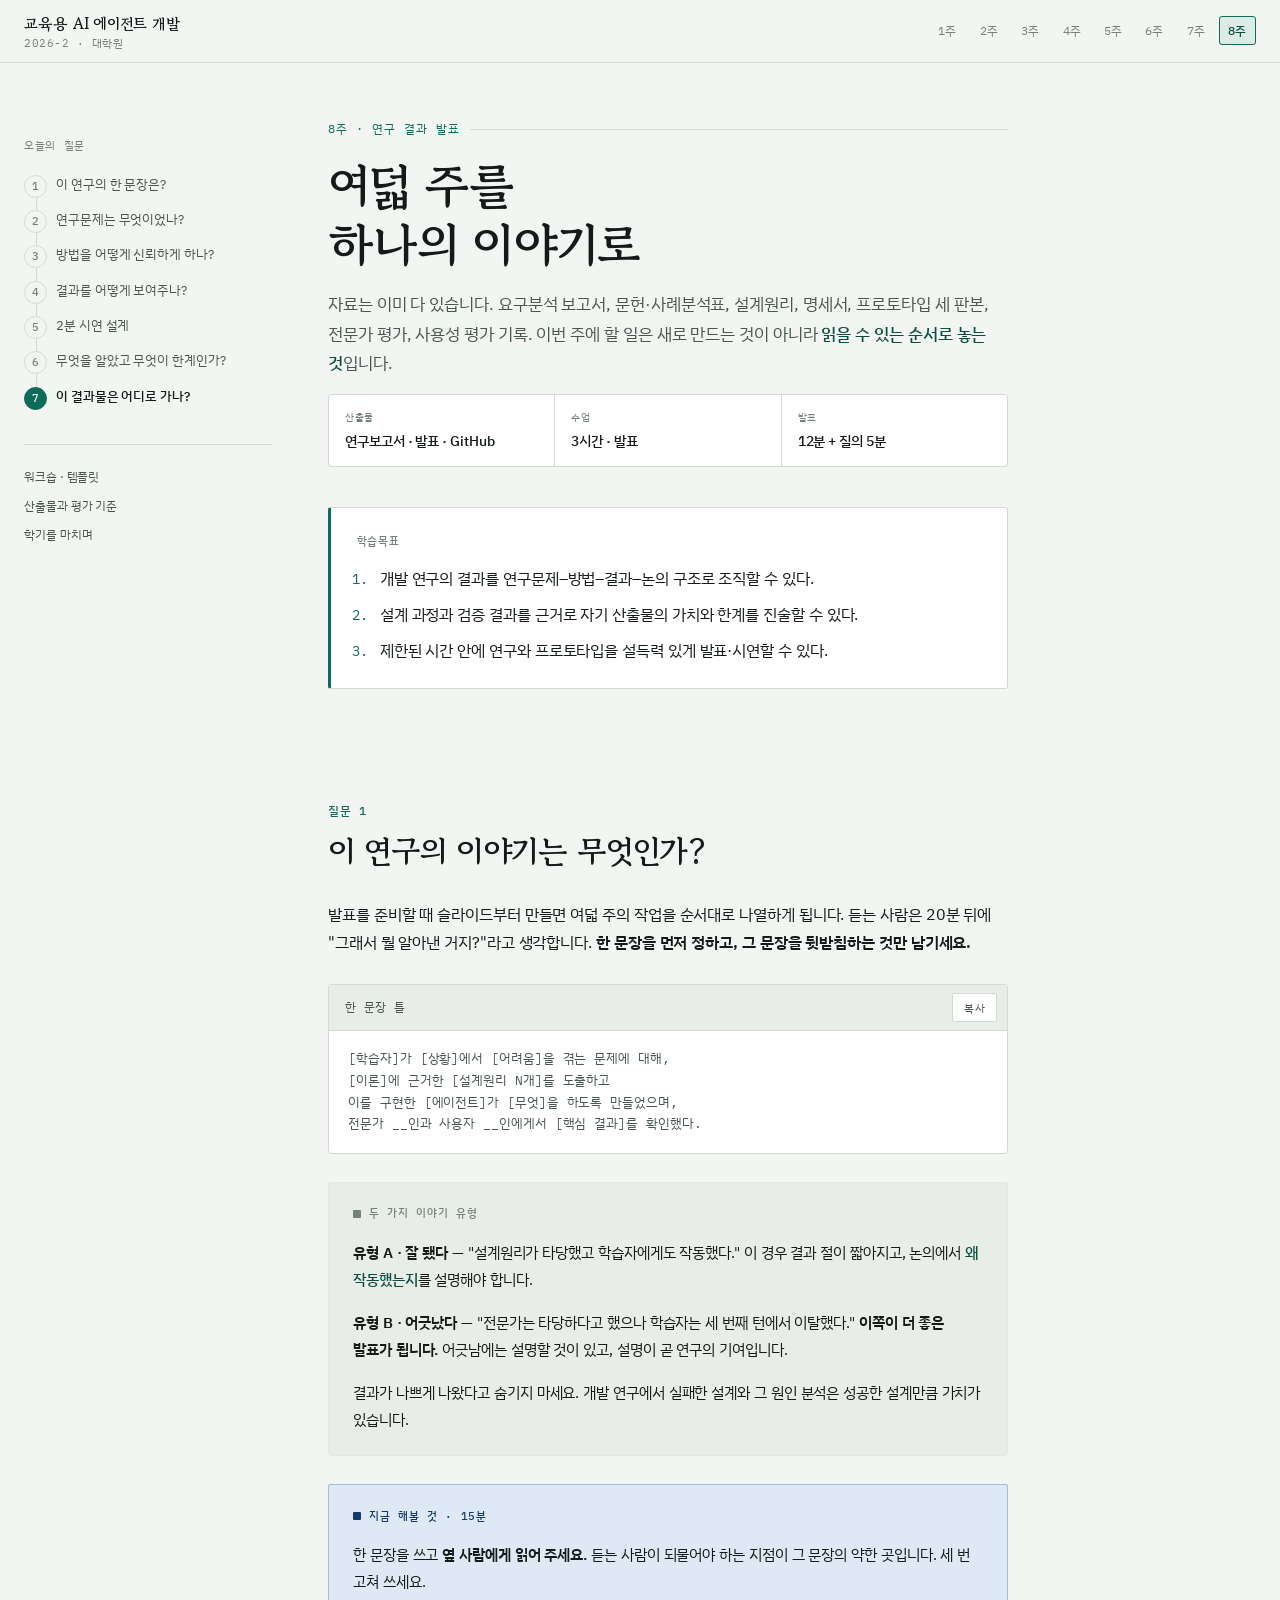
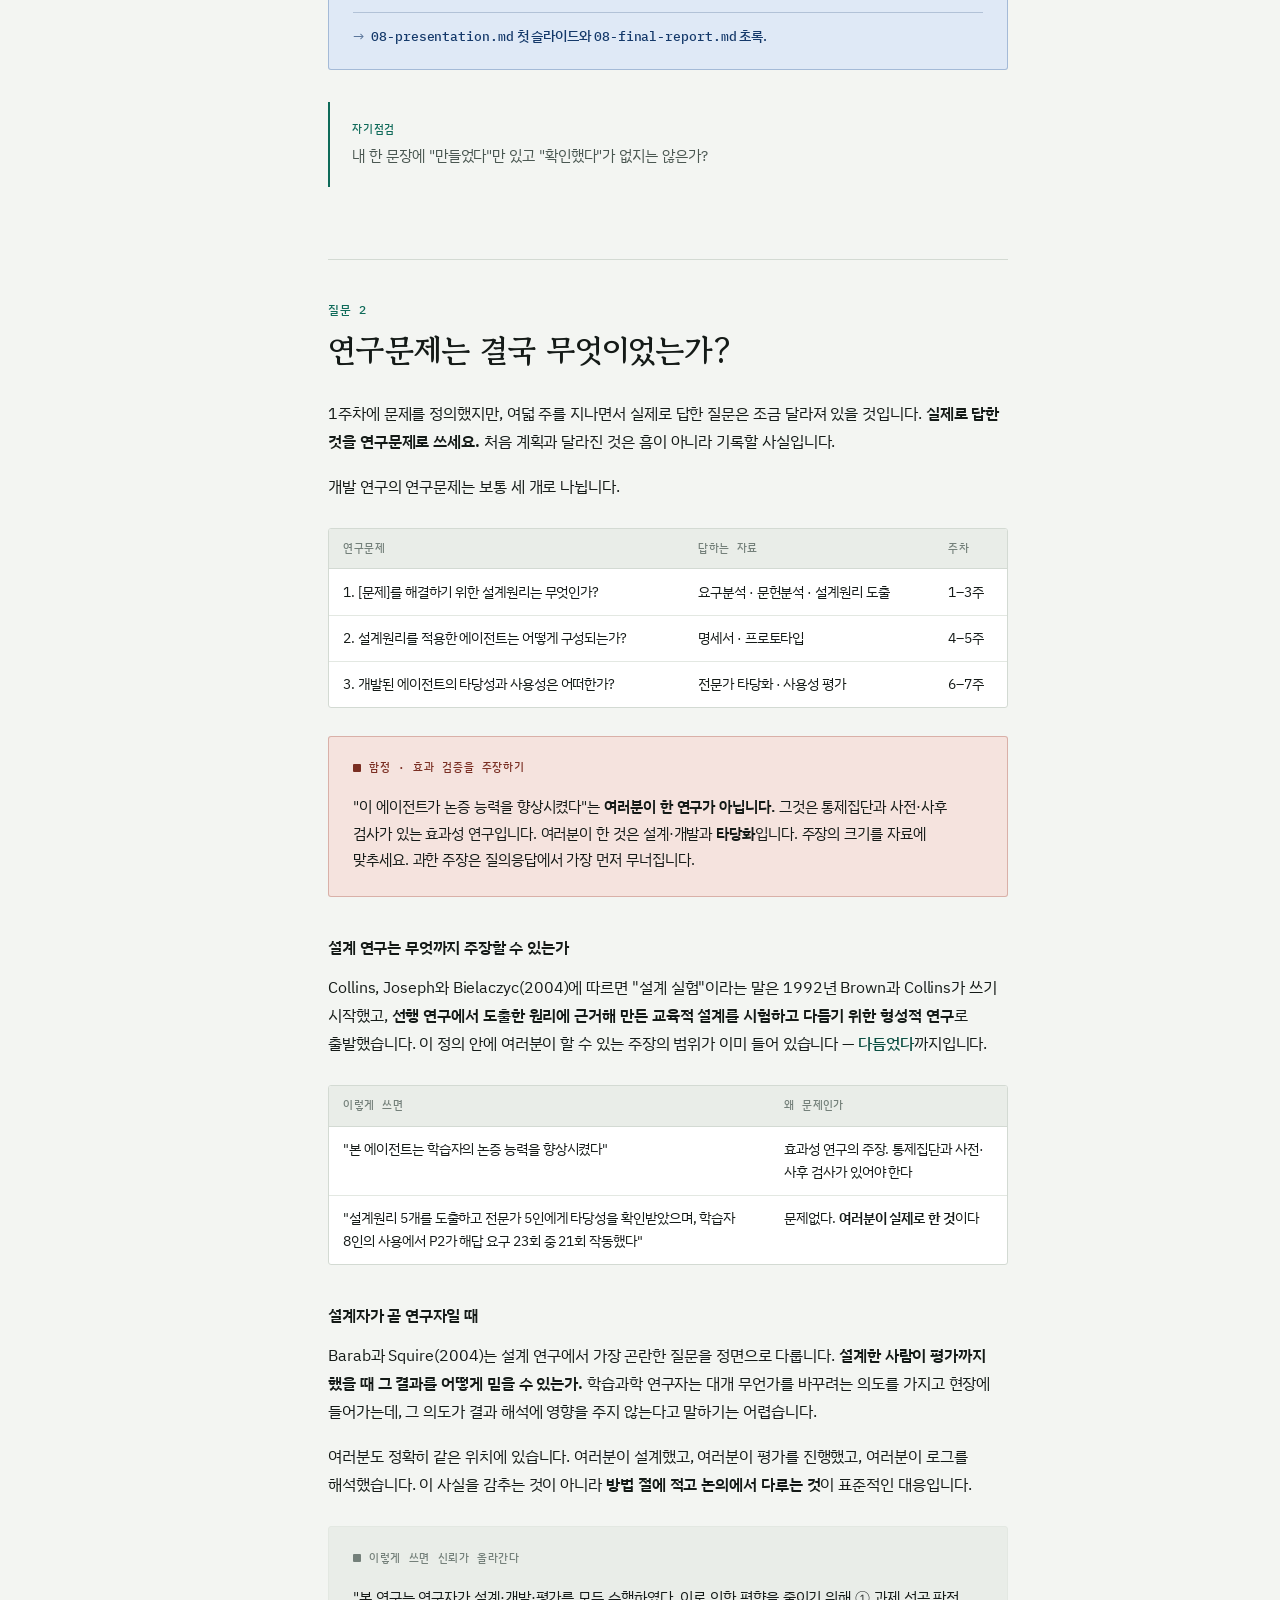
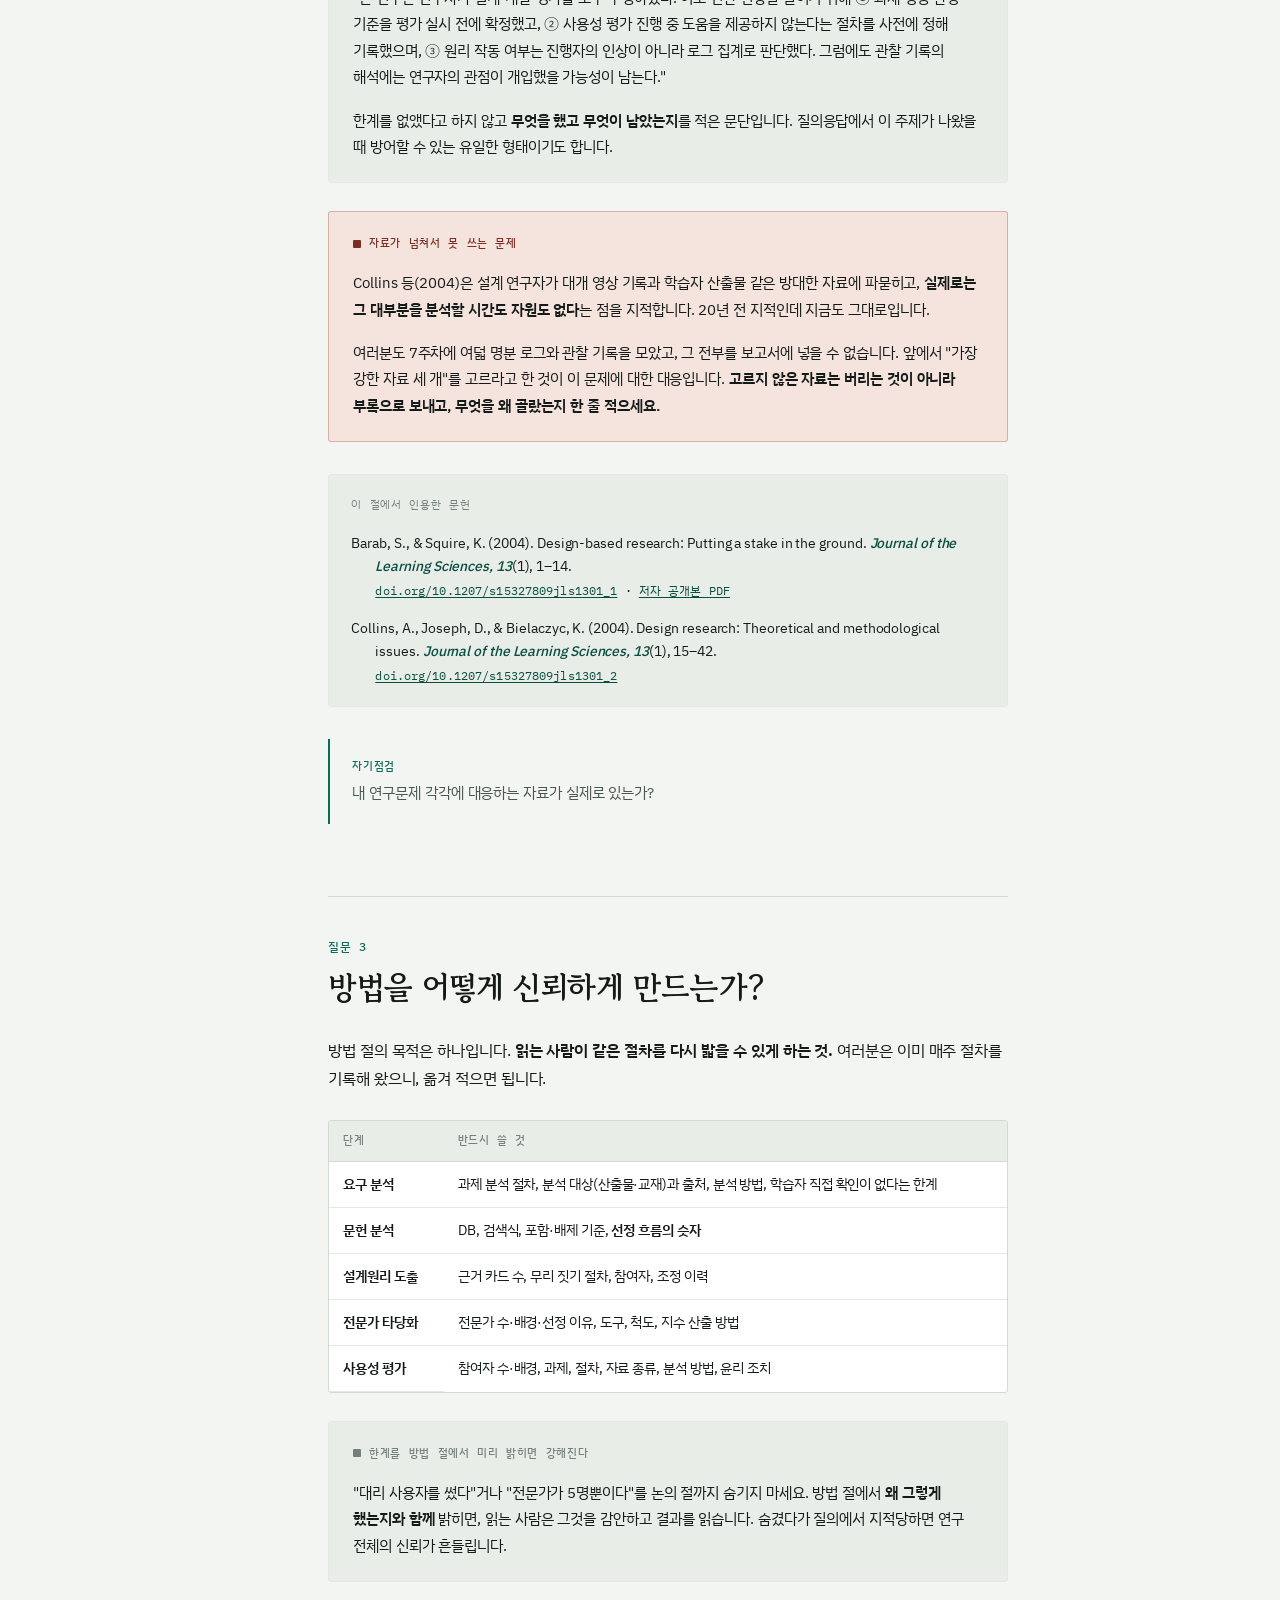
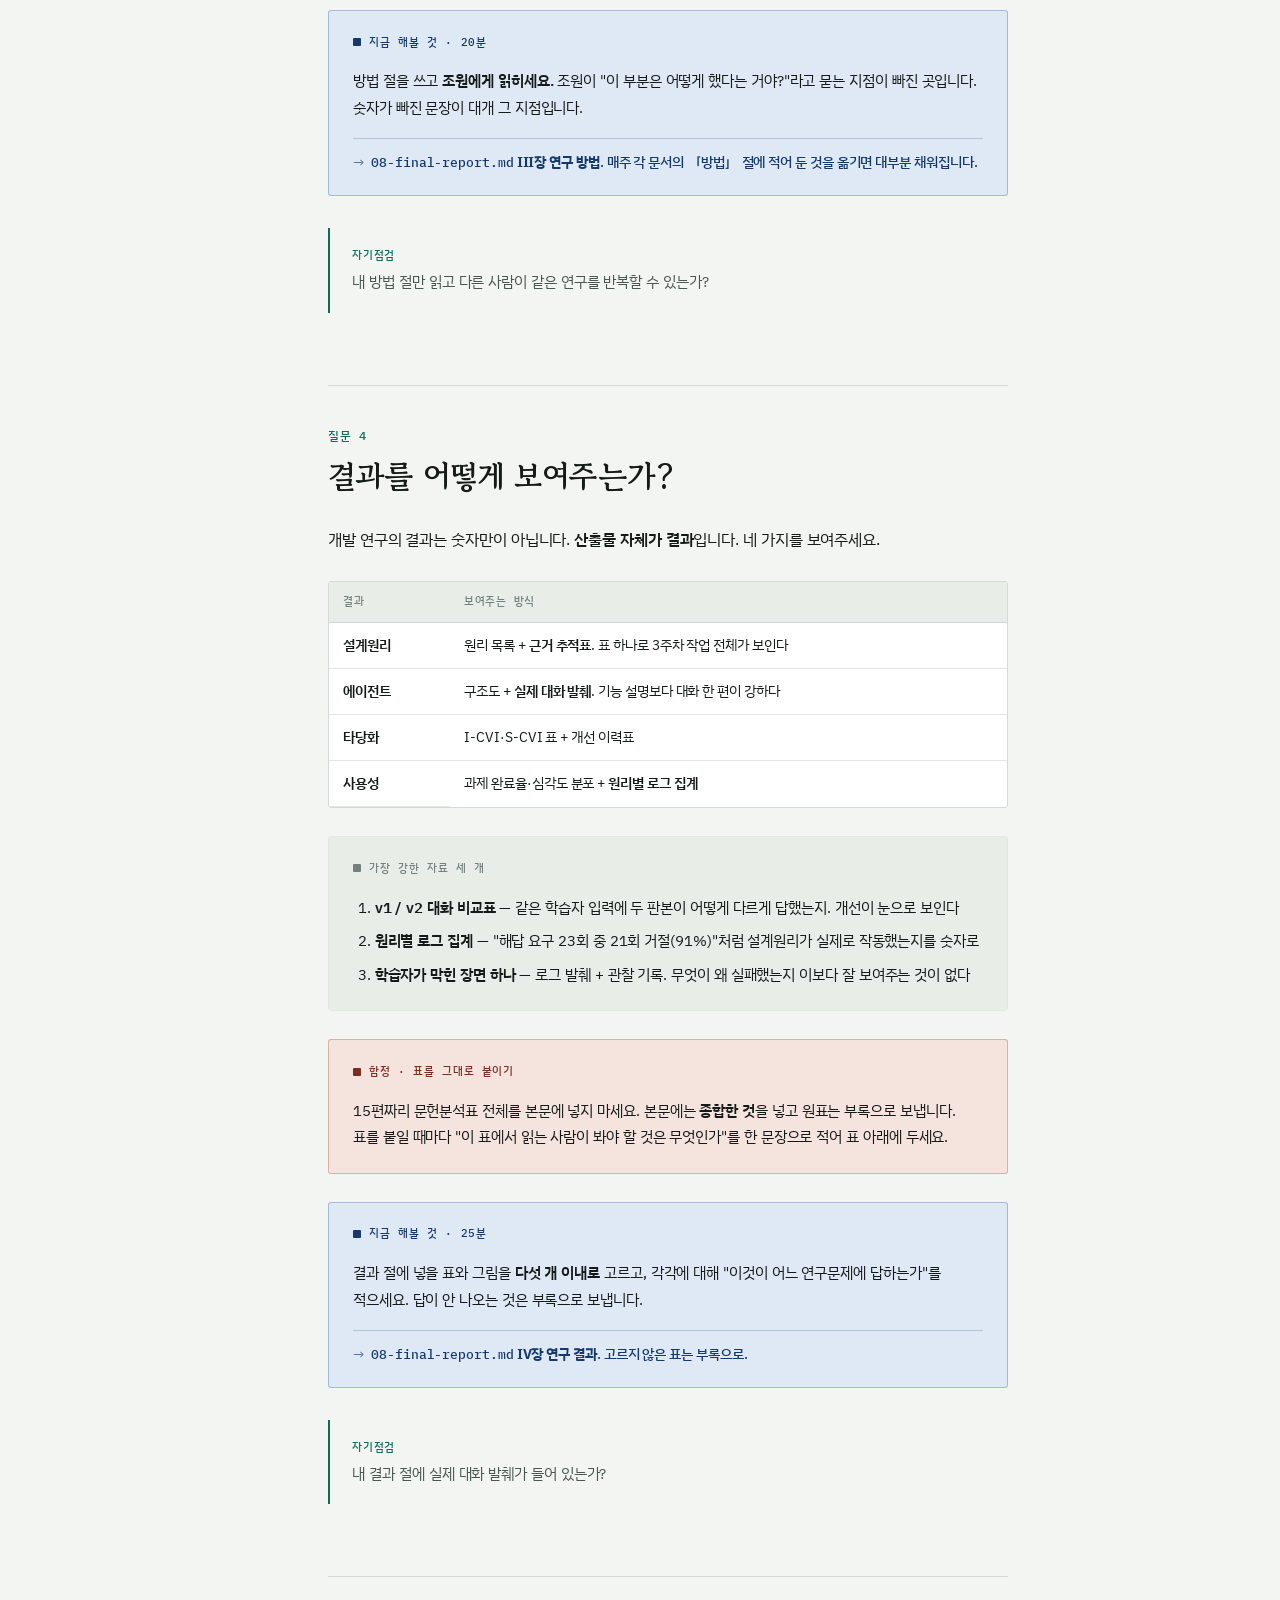
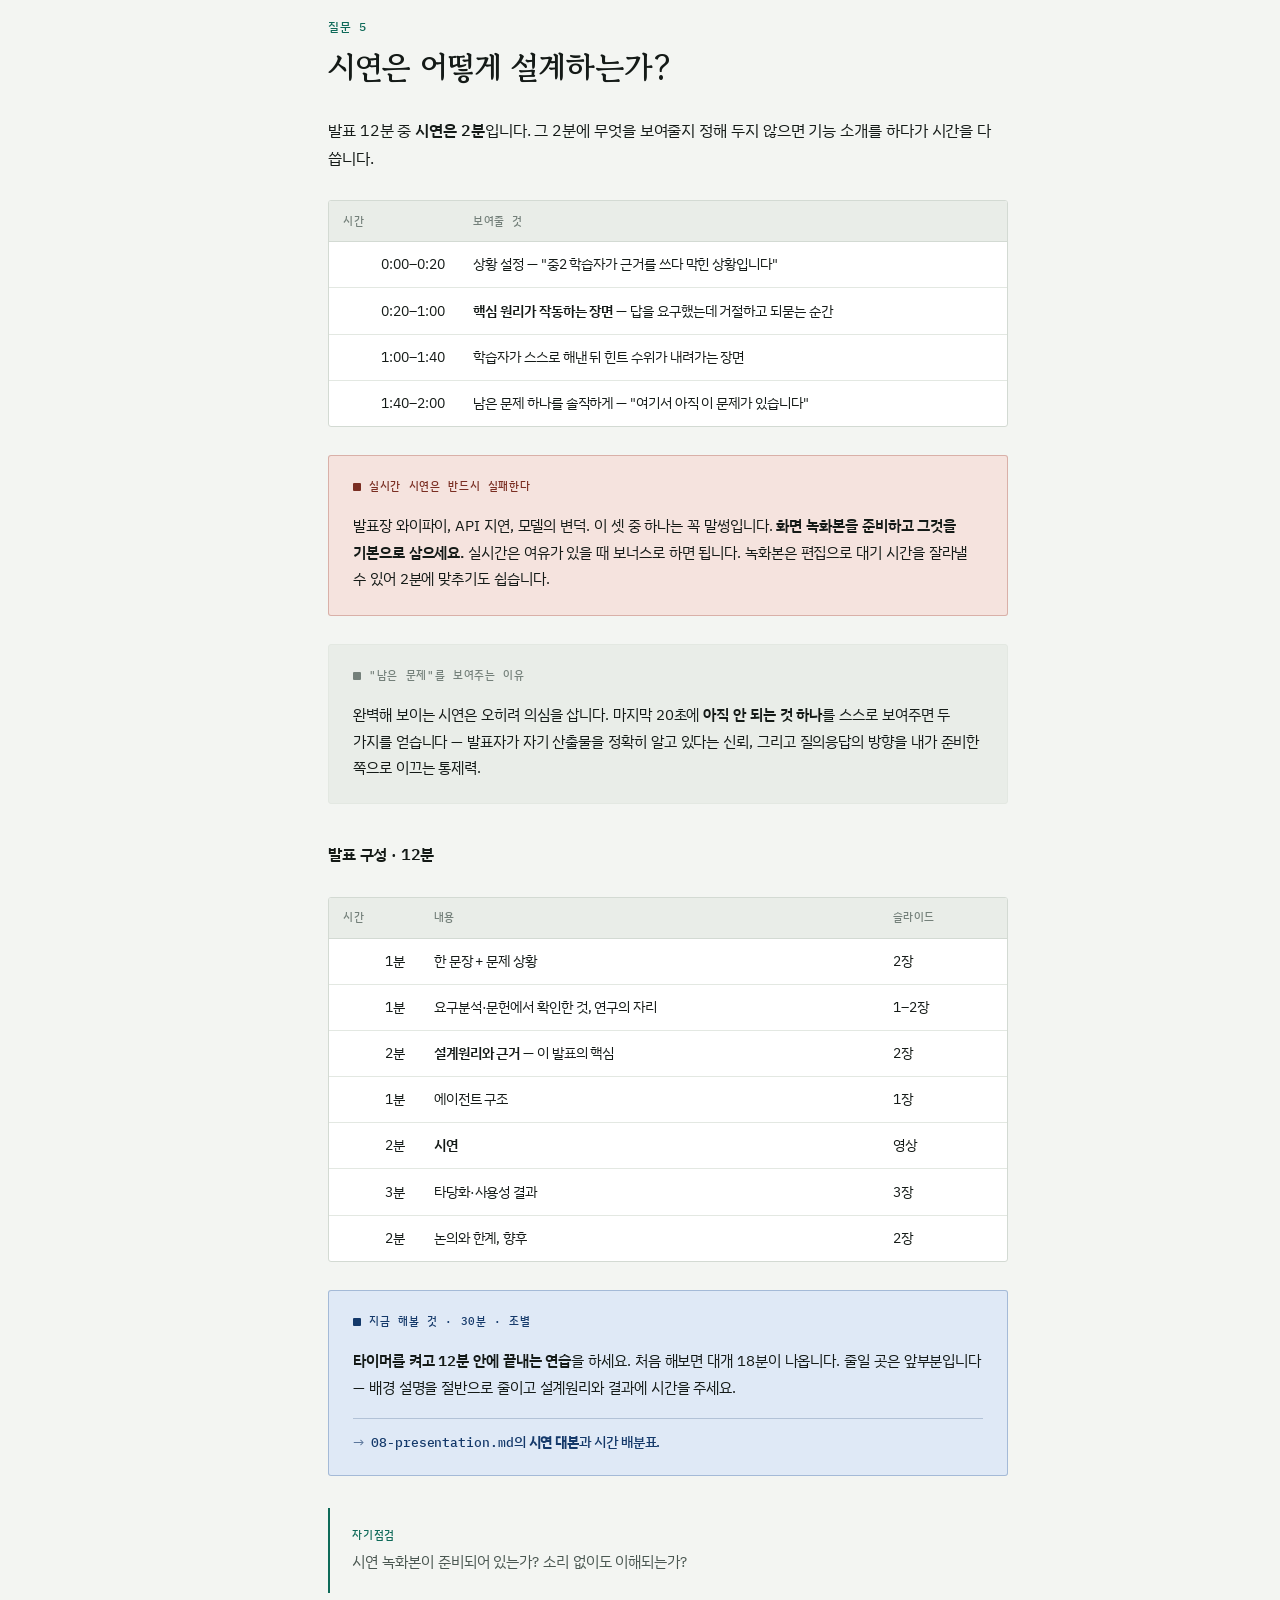
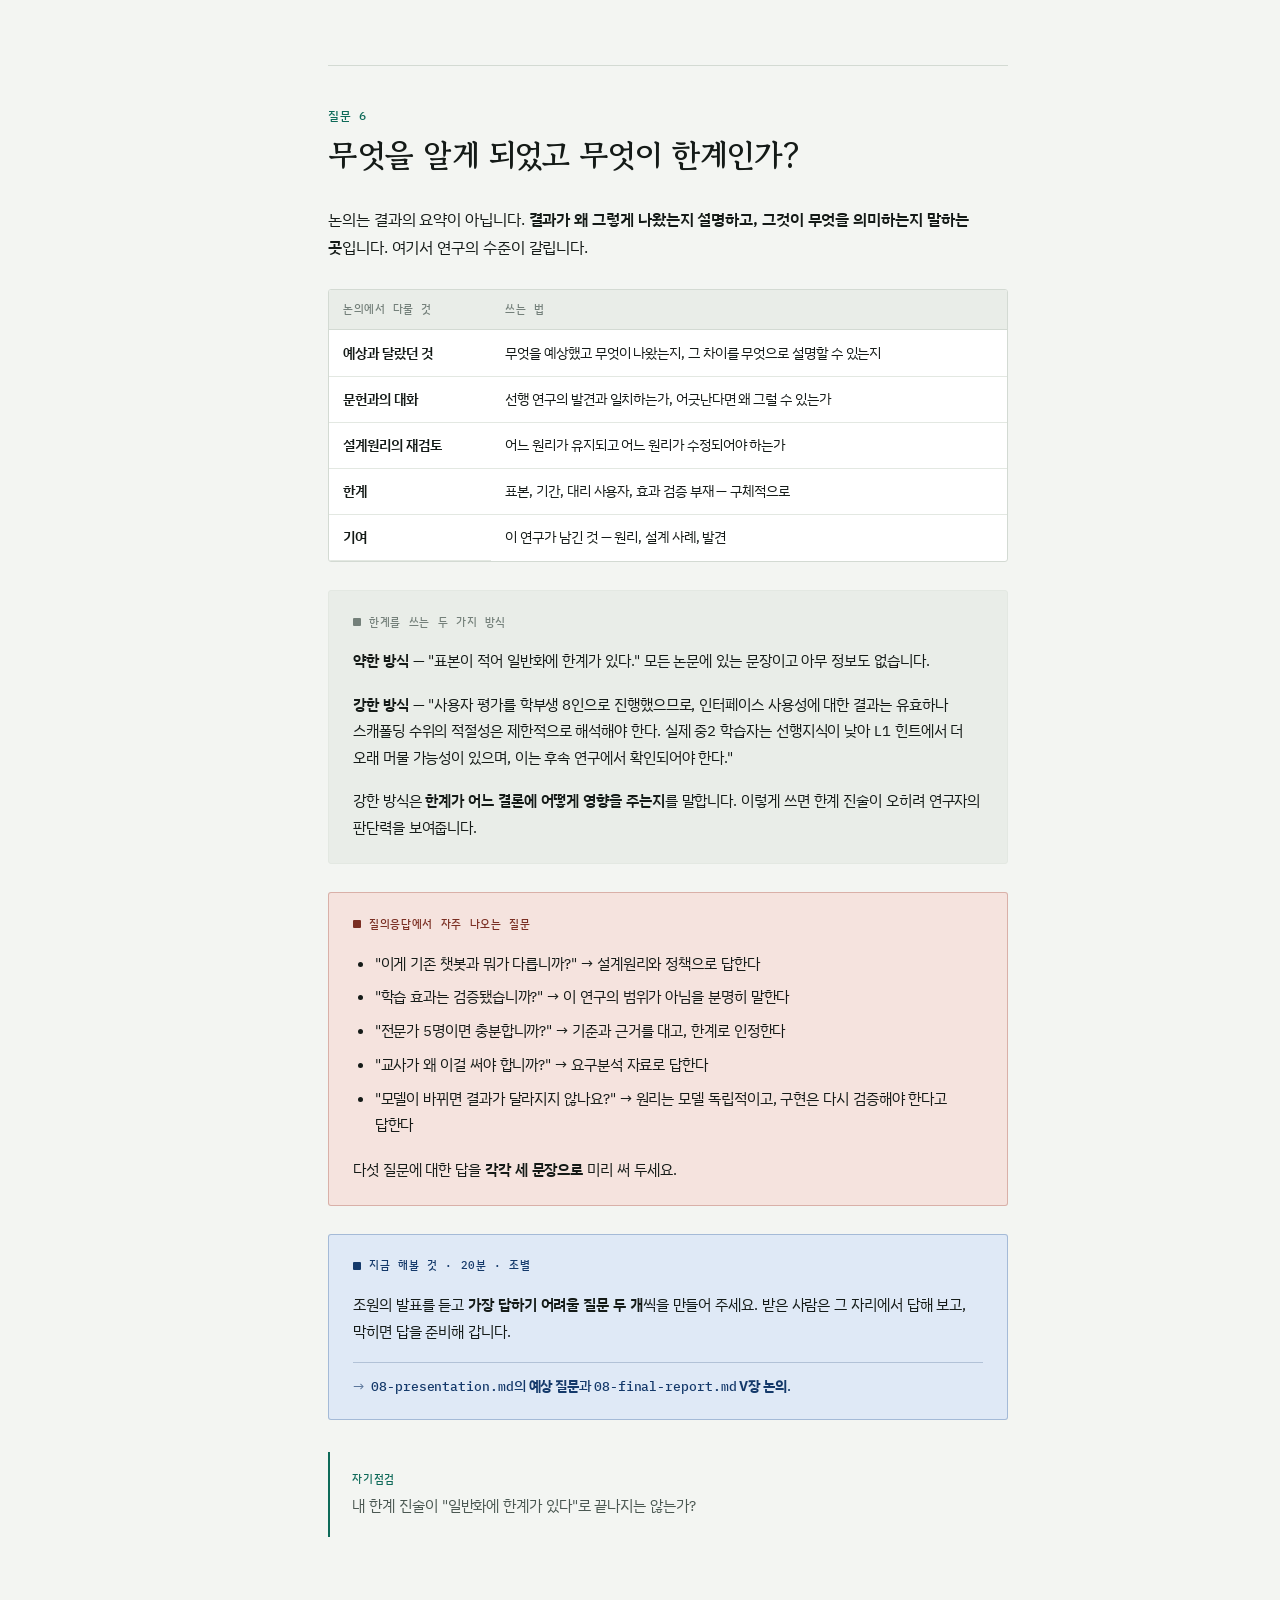
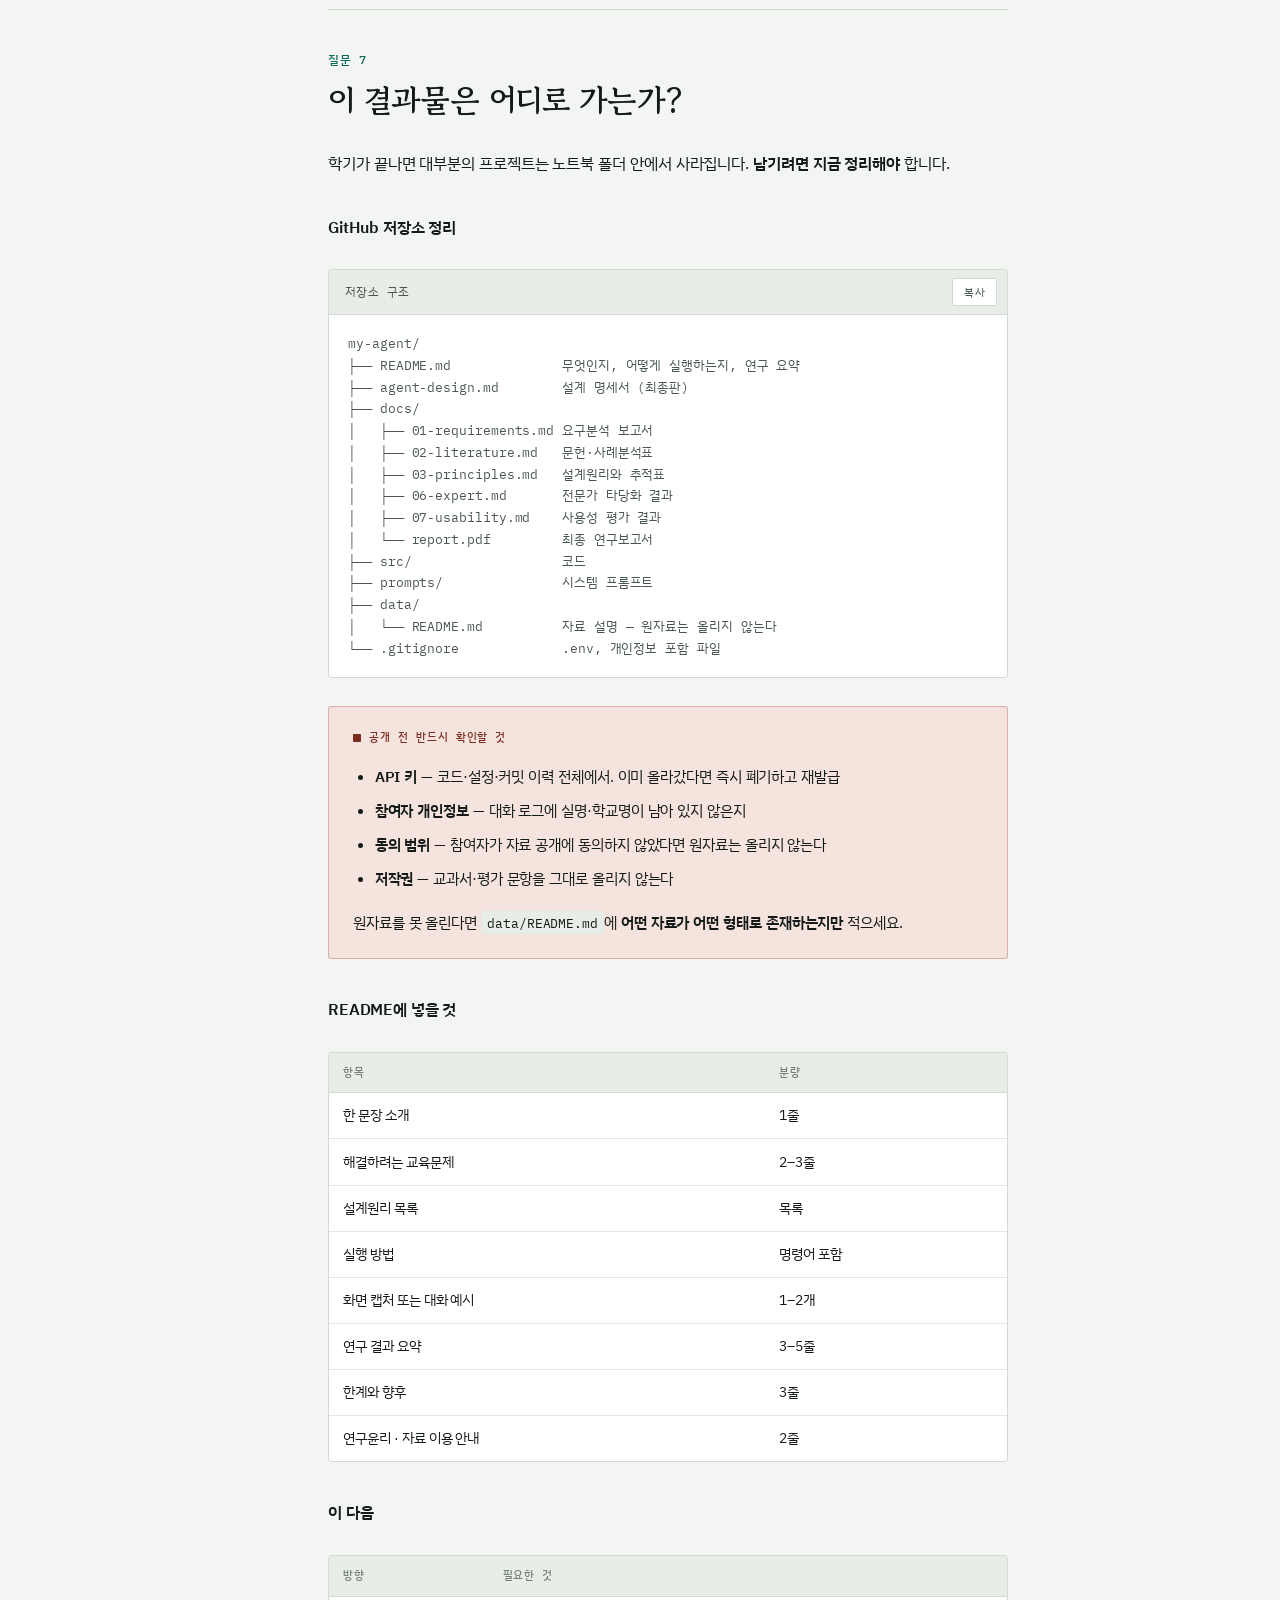
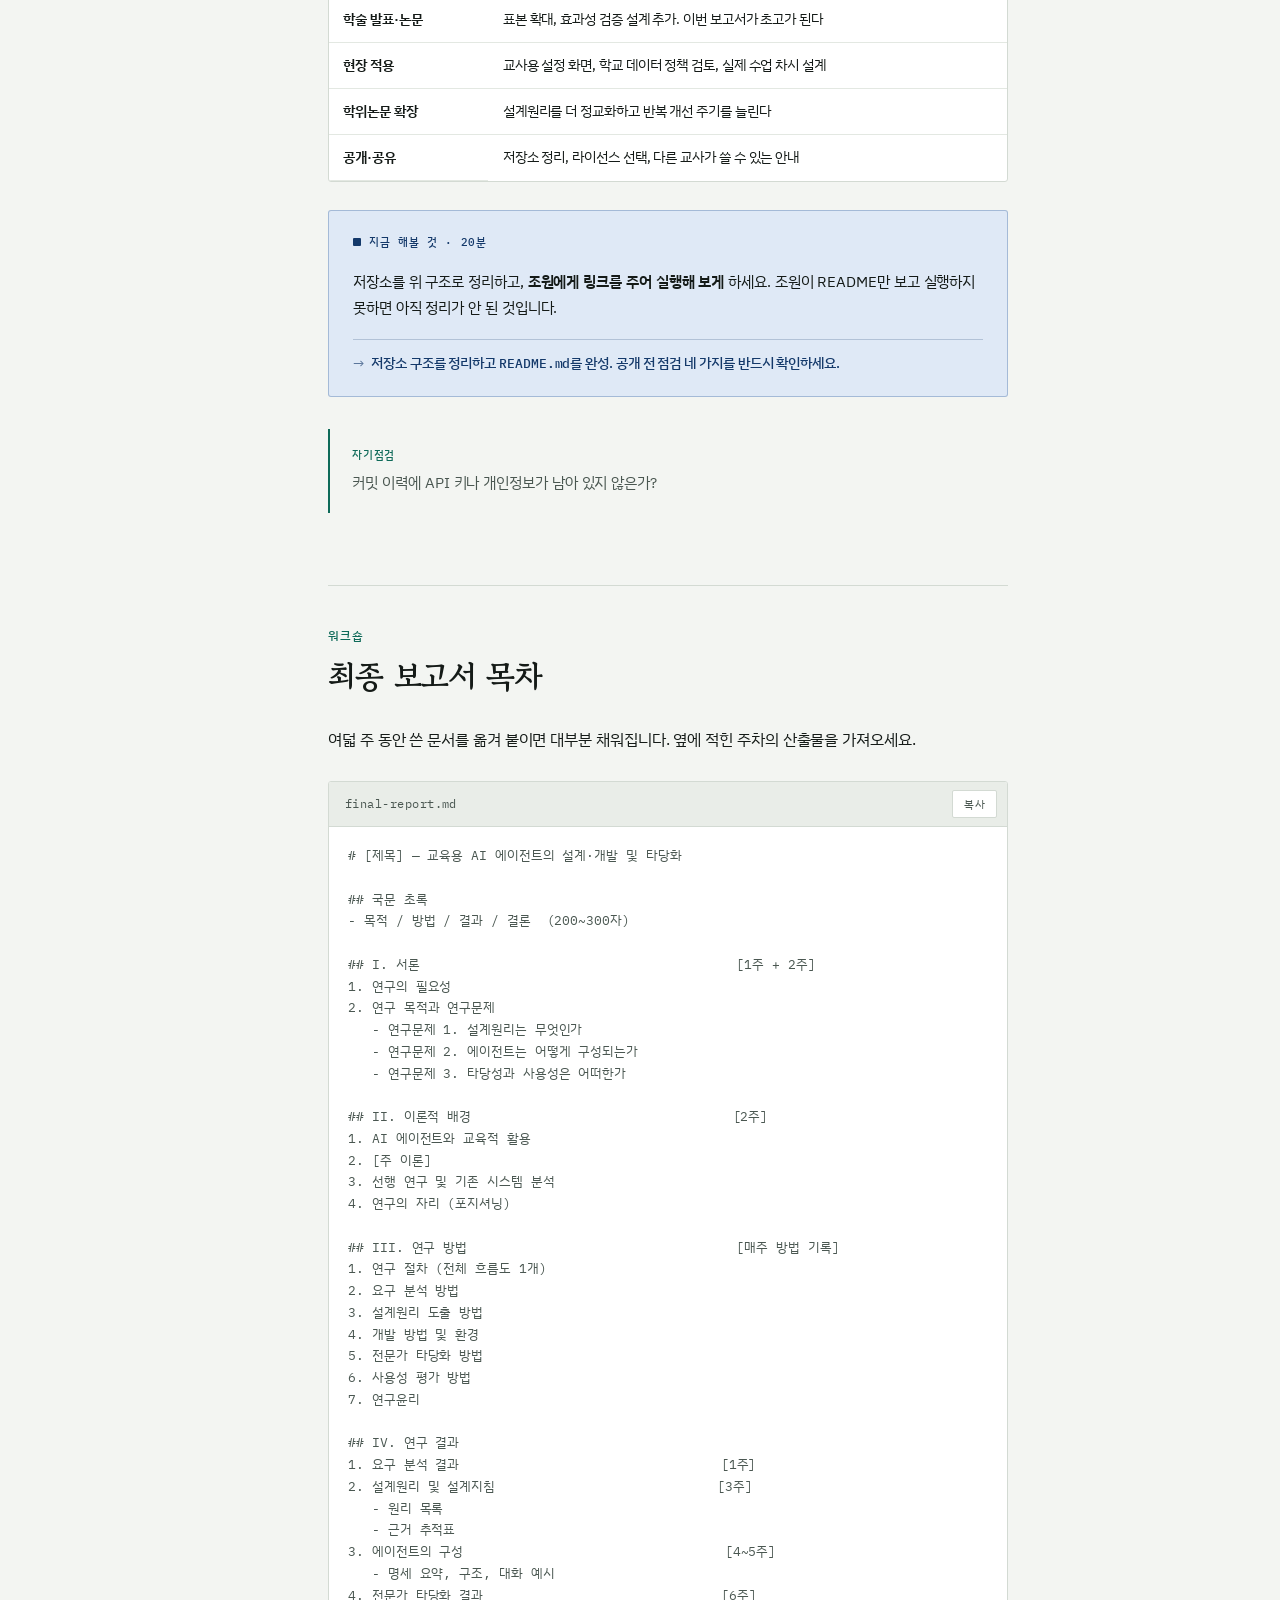
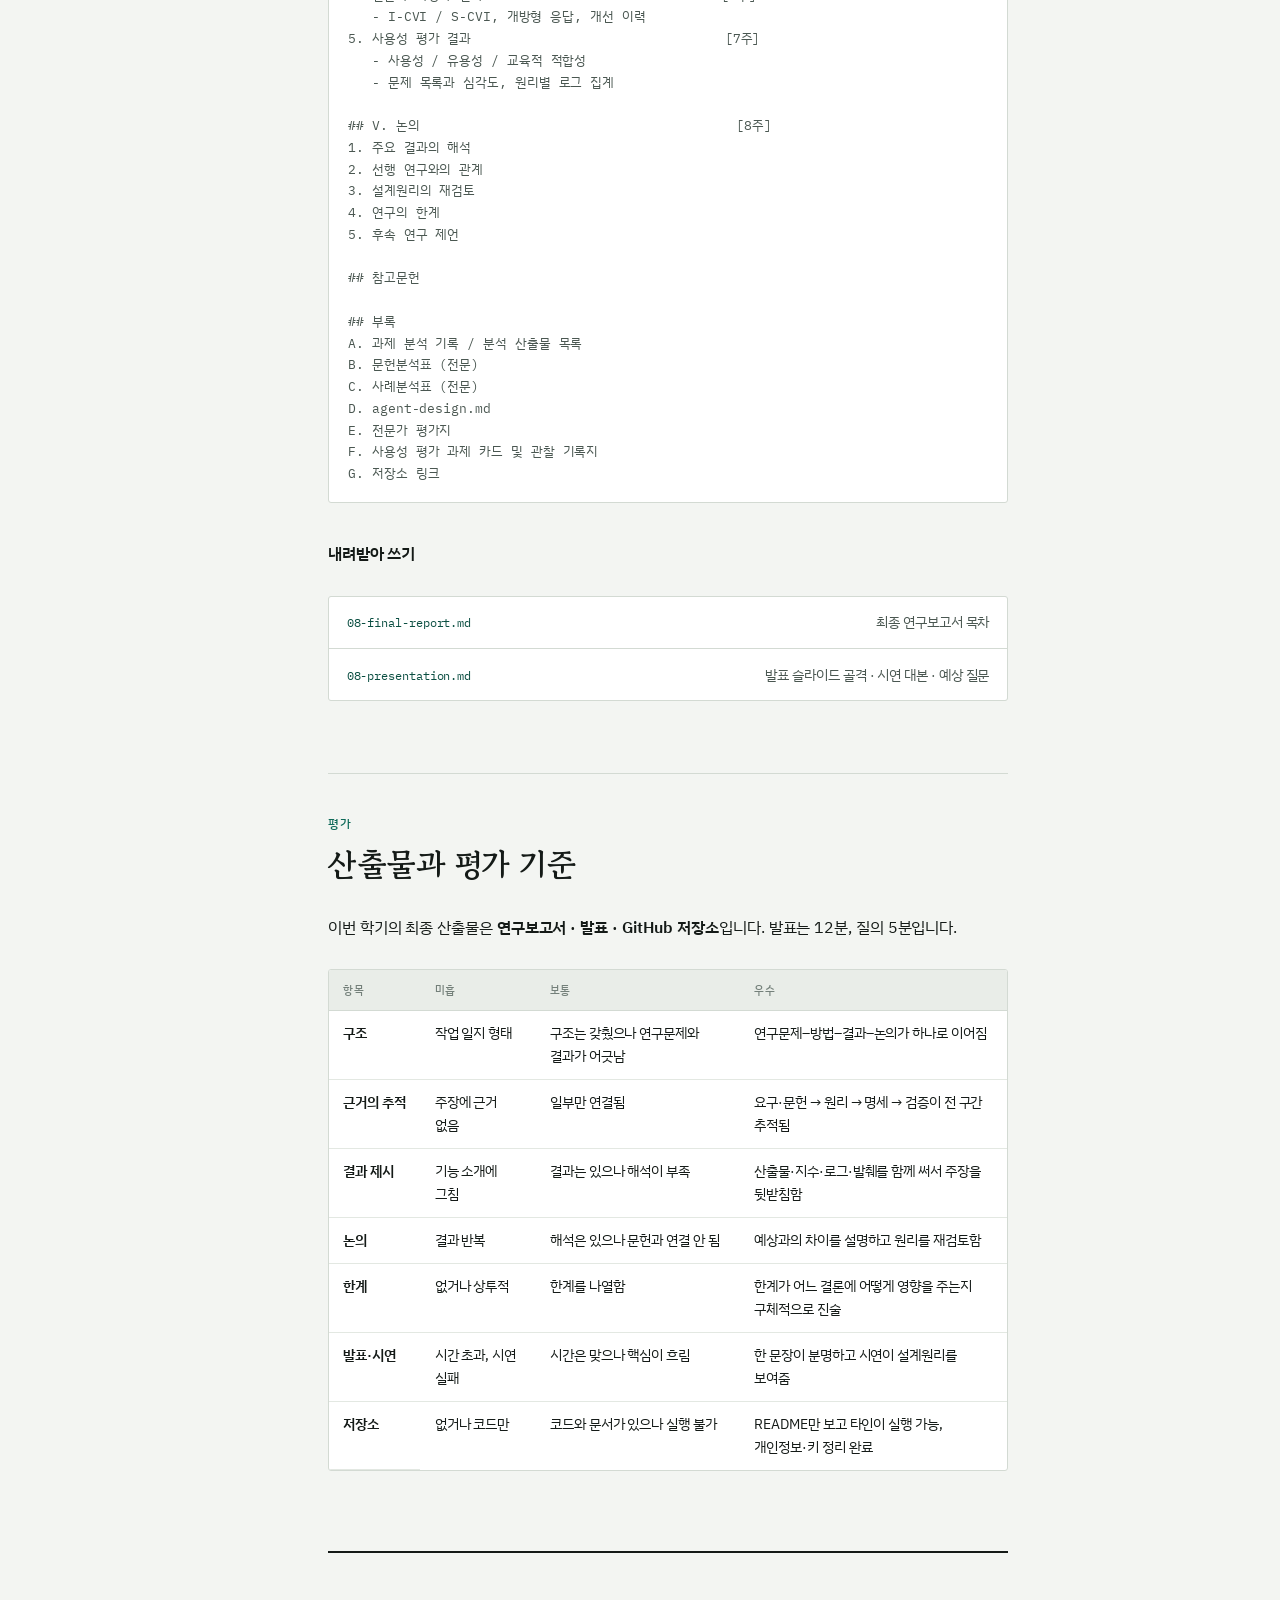
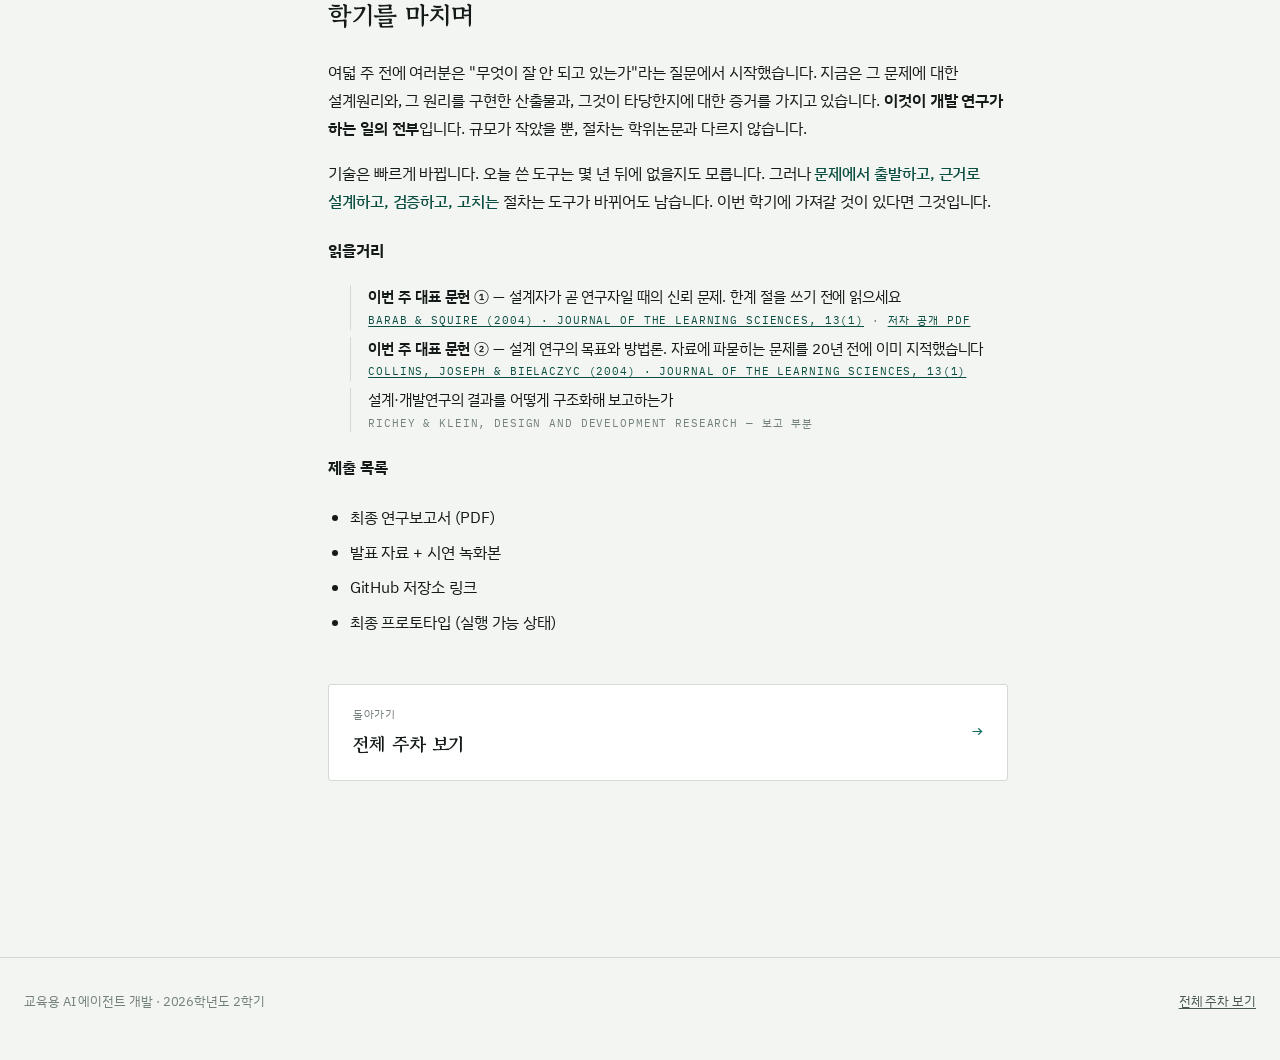
<file: week08.html>
<!DOCTYPE html>
<html lang="ko">
<head>
<meta charset="utf-8">
<meta name="viewport" content="width=device-width, initial-scale=1">
<title>8주 연구 결과 발표 · 교육용 AI 에이전트 개발</title>
<meta name="description" content="여덟 주의 작업을 하나의 연구로 구조화하고 발표·시연·저장소 정리까지 마치는 8주차 강의 노트.">
<link rel="preconnect" href="https://fonts.googleapis.com">
<link rel="preconnect" href="https://fonts.gstatic.com" crossorigin>
<link rel="stylesheet" href="https://fonts.googleapis.com/css2?family=Gowun+Batang:wght@400;700&family=IBM+Plex+Mono:wght@400;500&family=IBM+Plex+Sans+KR:wght@400;500;600&display=swap">
<link rel="stylesheet" href="assets/style.css?v=11">
<link rel="icon" href="data:image/svg+xml,<svg xmlns='http://www.w3.org/2000/svg' viewBox='0 0 32 32'><text y='26' font-size='26'>🎤</text></svg>">
</head>
<body>

<a class="skip" href="#doc">본문으로 건너뛰기</a>

<header class="topbar">
  <div class="topbar__in">
    <a class="brand" href="index.html">교육용 AI 에이전트 개발<span class="brand__sub">2026-2 · 대학원</span></a>
    <nav class="weeknav" aria-label="주차 이동">
      <a href="week01.html">1주</a>
      <a href="week02.html">2주</a>
      <a href="week03.html">3주</a>
      <a href="week04.html">4주</a>
      <a href="week05.html">5주</a>
      <a href="week06.html">6주</a>
      <a href="week07.html">7주</a>
      <a href="week08.html" aria-current="page">8주</a>
    </nav>
  </div>
</header>

<div class="shell">

  <aside class="rail">
    <p class="rail__label">오늘의 질문</p>
    <ol class="chain">
      <li><a href="#q1"><span class="n">1</span><span>이 연구의 한 문장은?</span></a></li>
      <li><a href="#q2"><span class="n">2</span><span>연구문제는 무엇이었나?</span></a></li>
      <li><a href="#q3"><span class="n">3</span><span>방법을 어떻게 신뢰하게 하나?</span></a></li>
      <li><a href="#q4"><span class="n">4</span><span>결과를 어떻게 보여주나?</span></a></li>
      <li><a href="#q5"><span class="n">5</span><span>2분 시연 설계</span></a></li>
      <li><a href="#q6"><span class="n">6</span><span>무엇을 알았고 무엇이 한계인가?</span></a></li>
      <li><a href="#q7"><span class="n">7</span><span>이 결과물은 어디로 가나?</span></a></li>
    </ol>
    <div class="rail__foot">
      <a href="#workshop">워크숍 · 템플릿</a>
      <a href="#submit">산출물과 평가 기준</a>
      <a href="#next">학기를 마치며</a>
    </div>
  </aside>

  <main class="doc" id="doc">

    <div class="head">
      <p class="eyebrow">8주 · 연구 결과 발표</p>
      <h1>여덟 주를<br>하나의 이야기로</h1>
      <p class="lede">
        자료는 이미 다 있습니다. 요구분석 보고서, 문헌·사례분석표, 설계원리, 명세서,
        프로토타입 세 판본, 전문가 평가, 사용성 평가 기록. 이번 주에 할 일은
        새로 만드는 것이 아니라 <em>읽을 수 있는 순서로 놓는 것</em>입니다.
      </p>

      <dl class="meta">
        <div><dt>산출물</dt><dd>연구보고서 · 발표 · GitHub</dd></div>
        <div><dt>수업</dt><dd>3시간 · 발표</dd></div>
        <div><dt>발표</dt><dd>12분 + 질의 5분</dd></div>
      </dl>

      <div class="goals">
        <h2>학습목표</h2>
        <ol>
          <li>개발 연구의 결과를 연구문제–방법–결과–논의 구조로 조직할 수 있다.</li>
          <li>설계 과정과 검증 결과를 근거로 자기 산출물의 가치와 한계를 진술할 수 있다.</li>
          <li>제한된 시간 안에 연구와 프로토타입을 설득력 있게 발표·시연할 수 있다.</li>
        </ol>
      </div>
    </div>

    <!-- ================= Q1 ================= -->
    <section class="q" id="q1">
      <div class="q__head">
        <span class="q__n">질문 1</span>
        <h2>이 연구의 이야기는 무엇인가?</h2>
      </div>

      <p>
        발표를 준비할 때 슬라이드부터 만들면 여덟 주의 작업을 순서대로 나열하게 됩니다.
        듣는 사람은 20분 뒤에 "그래서 뭘 알아낸 거지?"라고 생각합니다.
        <strong>한 문장을 먼저 정하고, 그 문장을 뒷받침하는 것만 남기세요.</strong>
      </p>

      <div class="tpl">
        <div class="tpl__bar">
          <span class="tpl__name">한 문장 틀</span>
          <button class="copy" type="button">복사</button>
        </div>
<pre><code>[학습자]가 [상황]에서 [어려움]을 겪는 문제에 대해,
[이론]에 근거한 [설계원리 N개]를 도출하고
이를 구현한 [에이전트]가 [무엇]을 하도록 만들었으며,
전문가 __인과 사용자 __인에게서 [핵심 결과]를 확인했다.</code></pre>
      </div>

      <div class="box box--eg">
        <p class="box__t">두 가지 이야기 유형</p>
        <p>
          <strong>유형 A · 잘 됐다</strong> — "설계원리가 타당했고 학습자에게도 작동했다."
          이 경우 결과 절이 짧아지고, 논의에서 <em>왜 작동했는지</em>를 설명해야 합니다.
        </p>
        <p>
          <strong>유형 B · 어긋났다</strong> — "전문가는 타당하다고 했으나 학습자는
          세 번째 턴에서 이탈했다." <strong>이쪽이 더 좋은 발표가 됩니다.</strong>
          어긋남에는 설명할 것이 있고, 설명이 곧 연구의 기여입니다.
        </p>
        <p>
          결과가 나쁘게 나왔다고 숨기지 마세요. 개발 연구에서 실패한 설계와
          그 원인 분석은 성공한 설계만큼 가치가 있습니다.
        </p>
      </div>

      <div class="box box--do">
        <p class="box__t">지금 해볼 것 · 15분</p>
        <p>
          한 문장을 쓰고 <strong>옆 사람에게 읽어 주세요.</strong> 듣는 사람이
          되물어야 하는 지점이 그 문장의 약한 곳입니다. 세 번 고쳐 쓰세요.
        </p>
        <p class="goto"><code>08-presentation.md</code> 첫 슬라이드와 <code>08-final-report.md</code> 초록.</p>
      </div>

      <div class="check">
        <b>자기점검</b>
        내 한 문장에 "만들었다"만 있고 "확인했다"가 없지는 않은가?
      </div>
    </section>

    <!-- ================= Q2 ================= -->
    <section class="q" id="q2">
      <div class="q__head">
        <span class="q__n">질문 2</span>
        <h2>연구문제는 결국 무엇이었는가?</h2>
      </div>

      <p>
        1주차에 문제를 정의했지만, 여덟 주를 지나면서 실제로 답한 질문은
        조금 달라져 있을 것입니다. <strong>실제로 답한 것을 연구문제로 쓰세요.</strong>
        처음 계획과 달라진 것은 흠이 아니라 기록할 사실입니다.
      </p>

      <p>
        개발 연구의 연구문제는 보통 세 개로 나뉩니다.
      </p>

      <div class="tw">
        <table>
          <thead><tr><th>연구문제</th><th>답하는 자료</th><th>주차</th></tr></thead>
          <tbody>
            <tr>
              <td>1. [문제]를 해결하기 위한 설계원리는 무엇인가?</td>
              <td>요구분석 · 문헌분석 · 설계원리 도출</td>
              <td>1–3주</td>
            </tr>
            <tr>
              <td>2. 설계원리를 적용한 에이전트는 어떻게 구성되는가?</td>
              <td>명세서 · 프로토타입</td>
              <td>4–5주</td>
            </tr>
            <tr>
              <td>3. 개발된 에이전트의 타당성과 사용성은 어떠한가?</td>
              <td>전문가 타당화 · 사용성 평가</td>
              <td>6–7주</td>
            </tr>
          </tbody>
        </table>
      </div>

      <div class="box box--warn">
        <p class="box__t">함정 · 효과 검증을 주장하기</p>
        <p>
          "이 에이전트가 논증 능력을 향상시켰다"는 <strong>여러분이 한 연구가 아닙니다.</strong>
          그것은 통제집단과 사전·사후 검사가 있는 효과성 연구입니다.
          여러분이 한 것은 설계·개발과 <strong>타당화</strong>입니다.
          주장의 크기를 자료에 맞추세요. 과한 주장은 질의응답에서 가장 먼저 무너집니다.
        </p>
      </div>

      <h3>설계 연구는 무엇까지 주장할 수 있는가</h3>

      <p>
        Collins, Joseph와 Bielaczyc(2004)에 따르면 "설계 실험"이라는 말은 1992년
        Brown과 Collins가 쓰기 시작했고, <strong>선행 연구에서 도출한 원리에 근거해 만든
        교육적 설계를 시험하고 다듬기 위한 형성적 연구</strong>로 출발했습니다.
        이 정의 안에 여러분이 할 수 있는 주장의 범위가 이미 들어 있습니다 —
        <em>다듬었다</em>까지입니다.
      </p>

      <div class="tw">
        <table>
          <thead><tr><th>이렇게 쓰면</th><th>왜 문제인가</th></tr></thead>
          <tbody>
            <tr>
              <td>"본 에이전트는 학습자의 논증 능력을 향상시켰다"</td>
              <td>효과성 연구의 주장. 통제집단과 사전·사후 검사가 있어야 한다</td>
            </tr>
            <tr>
              <td>"설계원리 5개를 도출하고 전문가 5인에게 타당성을 확인받았으며,
                학습자 8인의 사용에서 P2가 해답 요구 23회 중 21회 작동했다"</td>
              <td>문제없다. <strong>여러분이 실제로 한 것</strong>이다</td>
            </tr>
          </tbody>
        </table>
      </div>

      <h3>설계자가 곧 연구자일 때</h3>

      <p>
        Barab과 Squire(2004)는 설계 연구에서 가장 곤란한 질문을 정면으로 다룹니다.
        <strong>설계한 사람이 평가까지 했을 때 그 결과를 어떻게 믿을 수 있는가.</strong>
        학습과학 연구자는 대개 무언가를 바꾸려는 의도를 가지고 현장에 들어가는데,
        그 의도가 결과 해석에 영향을 주지 않는다고 말하기는 어렵습니다.
      </p>

      <p>
        여러분도 정확히 같은 위치에 있습니다. 여러분이 설계했고, 여러분이 평가를 진행했고,
        여러분이 로그를 해석했습니다. 이 사실을 감추는 것이 아니라
        <strong>방법 절에 적고 논의에서 다루는 것</strong>이 표준적인 대응입니다.
      </p>

      <div class="box box--eg">
        <p class="box__t">이렇게 쓰면 신뢰가 올라간다</p>
        <p>
          "본 연구는 연구자가 설계·개발·평가를 모두 수행하였다. 이로 인한 편향을 줄이기 위해
          ① 과제 성공 판정 기준을 평가 실시 전에 확정했고, ② 사용성 평가 진행 중 도움을
          제공하지 않는다는 절차를 사전에 정해 기록했으며, ③ 원리 작동 여부는 진행자의
          인상이 아니라 로그 집계로 판단했다. 그럼에도 관찰 기록의 해석에는 연구자의
          관점이 개입했을 가능성이 남는다."
        </p>
        <p>
          한계를 없앴다고 하지 않고 <strong>무엇을 했고 무엇이 남았는지</strong>를 적은 문단입니다.
          질의응답에서 이 주제가 나왔을 때 방어할 수 있는 유일한 형태이기도 합니다.
        </p>
      </div>

      <div class="box box--warn">
        <p class="box__t">자료가 넘쳐서 못 쓰는 문제</p>
        <p>
          Collins 등(2004)은 설계 연구자가 대개 영상 기록과 학습자 산출물 같은 방대한 자료에
          파묻히고, <strong>실제로는 그 대부분을 분석할 시간도 자원도 없다</strong>는 점을
          지적합니다. 20년 전 지적인데 지금도 그대로입니다.
        </p>
        <p>
          여러분도 7주차에 여덟 명분 로그와 관찰 기록을 모았고, 그 전부를 보고서에 넣을 수
          없습니다. 앞에서 "가장 강한 자료 세 개"를 고르라고 한 것이 이 문제에 대한 대응입니다.
          <strong>고르지 않은 자료는 버리는 것이 아니라 부록으로 보내고, 무엇을 왜 골랐는지
          한 줄 적으세요.</strong>
        </p>
      </div>

      <div class="cite">
        <p class="cite__t">이 절에서 인용한 문헌</p>
        <ol>
          <li>Barab, S., &amp; Squire, K. (2004). Design-based research: Putting a stake in the
            ground. <em>Journal of the Learning Sciences, 13</em>(1), 1–14.
            <span class="rl"><a href="https://doi.org/10.1207/s15327809jls1301_1">doi.org/10.1207/s15327809jls1301_1</a>
            · <a href="https://sashabarab.org/wp-content/uploads/2015/03/dbr-jls.pdf">저자 공개본 PDF</a></span></li>
          <li>Collins, A., Joseph, D., &amp; Bielaczyc, K. (2004). Design research: Theoretical
            and methodological issues. <em>Journal of the Learning Sciences, 13</em>(1), 15–42.
            <span class="rl"><a href="https://doi.org/10.1207/s15327809jls1301_2">doi.org/10.1207/s15327809jls1301_2</a></span></li>
        </ol>
      </div>


      <div class="check">
        <b>자기점검</b>
        내 연구문제 각각에 대응하는 자료가 실제로 있는가?
      </div>
    </section>

    <!-- ================= Q3 ================= -->
    <section class="q" id="q3">
      <div class="q__head">
        <span class="q__n">질문 3</span>
        <h2>방법을 어떻게 신뢰하게 만드는가?</h2>
      </div>

      <p>
        방법 절의 목적은 하나입니다. <strong>읽는 사람이 같은 절차를 다시 밟을 수 있게
        하는 것.</strong> 여러분은 이미 매주 절차를 기록해 왔으니, 옮겨 적으면 됩니다.
      </p>

      <div class="tw">
        <table>
          <thead><tr><th>단계</th><th>반드시 쓸 것</th></tr></thead>
          <tbody>
            <tr>
              <th>요구 분석</th>
              <td>과제 분석 절차, 분석 대상(산출물·교재)과 출처, 분석 방법, 학습자 직접 확인이 없다는 한계</td>
            </tr>
            <tr>
              <th>문헌 분석</th>
              <td>DB, 검색식, 포함·배제 기준, <strong>선정 흐름의 숫자</strong></td>
            </tr>
            <tr>
              <th>설계원리 도출</th>
              <td>근거 카드 수, 무리 짓기 절차, 참여자, 조정 이력</td>
            </tr>
            <tr>
              <th>전문가 타당화</th>
              <td>전문가 수·배경·선정 이유, 도구, 척도, 지수 산출 방법</td>
            </tr>
            <tr>
              <th>사용성 평가</th>
              <td>참여자 수·배경, 과제, 절차, 자료 종류, 분석 방법, 윤리 조치</td>
            </tr>
          </tbody>
        </table>
      </div>

      <div class="box box--eg">
        <p class="box__t">한계를 방법 절에서 미리 밝히면 강해진다</p>
        <p>
          "대리 사용자를 썼다"거나 "전문가가 5명뿐이다"를 논의 절까지 숨기지 마세요.
          방법 절에서 <strong>왜 그렇게 했는지와 함께</strong> 밝히면, 읽는 사람은
          그것을 감안하고 결과를 읽습니다. 숨겼다가 질의에서 지적당하면
          연구 전체의 신뢰가 흔들립니다.
        </p>
      </div>

      <div class="box box--do">
        <p class="box__t">지금 해볼 것 · 20분</p>
        <p>
          방법 절을 쓰고 <strong>조원에게 읽히세요.</strong> 조원이
          "이 부분은 어떻게 했다는 거야?"라고 묻는 지점이 빠진 곳입니다.
          숫자가 빠진 문장이 대개 그 지점입니다.
        </p>
        <p class="goto"><code>08-final-report.md</code> <b>III장 연구 방법</b>. 매주 각 문서의 「방법」 절에 적어 둔 것을 옮기면 대부분 채워집니다.</p>
      </div>

      <div class="check">
        <b>자기점검</b>
        내 방법 절만 읽고 다른 사람이 같은 연구를 반복할 수 있는가?
      </div>
    </section>

    <!-- ================= Q4 ================= -->
    <section class="q" id="q4">
      <div class="q__head">
        <span class="q__n">질문 4</span>
        <h2>결과를 어떻게 보여주는가?</h2>
      </div>

      <p>
        개발 연구의 결과는 숫자만이 아닙니다. <strong>산출물 자체가 결과</strong>입니다.
        네 가지를 보여주세요.
      </p>

      <div class="tw">
        <table>
          <thead><tr><th>결과</th><th>보여주는 방식</th></tr></thead>
          <tbody>
            <tr>
              <th>설계원리</th>
              <td>원리 목록 + <strong>근거 추적표</strong>. 표 하나로 3주차 작업 전체가 보인다</td>
            </tr>
            <tr>
              <th>에이전트</th>
              <td>구조도 + <strong>실제 대화 발췌</strong>. 기능 설명보다 대화 한 편이 강하다</td>
            </tr>
            <tr>
              <th>타당화</th>
              <td>I-CVI·S-CVI 표 + 개선 이력표</td>
            </tr>
            <tr>
              <th>사용성</th>
              <td>과제 완료율·심각도 분포 + <strong>원리별 로그 집계</strong></td>
            </tr>
          </tbody>
        </table>
      </div>

      <div class="box box--eg">
        <p class="box__t">가장 강한 자료 세 개</p>
        <ol>
          <li>
            <strong>v1 / v2 대화 비교표</strong> — 같은 학습자 입력에 두 판본이 어떻게 다르게
            답했는지. 개선이 눈으로 보인다
          </li>
          <li>
            <strong>원리별 로그 집계</strong> — "해답 요구 23회 중 21회 거절(91%)"처럼
            설계원리가 실제로 작동했는지를 숫자로
          </li>
          <li>
            <strong>학습자가 막힌 장면 하나</strong> — 로그 발췌 + 관찰 기록.
            무엇이 왜 실패했는지 이보다 잘 보여주는 것이 없다
          </li>
        </ol>
      </div>

      <div class="box box--warn">
        <p class="box__t">함정 · 표를 그대로 붙이기</p>
        <p>
          15편짜리 문헌분석표 전체를 본문에 넣지 마세요. 본문에는
          <strong>종합한 것</strong>을 넣고 원표는 부록으로 보냅니다.
          표를 붙일 때마다 "이 표에서 읽는 사람이 봐야 할 것은 무엇인가"를
          한 문장으로 적어 표 아래에 두세요.
        </p>
      </div>

      <div class="box box--do">
        <p class="box__t">지금 해볼 것 · 25분</p>
        <p>
          결과 절에 넣을 표와 그림을 <strong>다섯 개 이내로</strong> 고르고,
          각각에 대해 "이것이 어느 연구문제에 답하는가"를 적으세요.
          답이 안 나오는 것은 부록으로 보냅니다.
        </p>
        <p class="goto"><code>08-final-report.md</code> <b>IV장 연구 결과</b>. 고르지 않은 표는 부록으로.</p>
      </div>

      <div class="check">
        <b>자기점검</b>
        내 결과 절에 실제 대화 발췌가 들어 있는가?
      </div>
    </section>

    <!-- ================= Q5 ================= -->
    <section class="q" id="q5">
      <div class="q__head">
        <span class="q__n">질문 5</span>
        <h2>시연은 어떻게 설계하는가?</h2>
      </div>

      <p>
        발표 12분 중 <strong>시연은 2분</strong>입니다. 그 2분에 무엇을 보여줄지 정해 두지
        않으면 기능 소개를 하다가 시간을 다 씁니다.
      </p>

      <div class="tw">
        <table>
          <thead><tr><th>시간</th><th>보여줄 것</th></tr></thead>
          <tbody>
            <tr><td class="num">0:00–0:20</td><td>상황 설정 — "중2 학습자가 근거를 쓰다 막힌 상황입니다"</td></tr>
            <tr><td class="num">0:20–1:00</td><td><strong>핵심 원리가 작동하는 장면</strong> — 답을 요구했는데 거절하고 되묻는 순간</td></tr>
            <tr><td class="num">1:00–1:40</td><td>학습자가 스스로 해낸 뒤 힌트 수위가 내려가는 장면</td></tr>
            <tr><td class="num">1:40–2:00</td><td>남은 문제 하나를 솔직하게 — "여기서 아직 이 문제가 있습니다"</td></tr>
          </tbody>
        </table>
      </div>

      <div class="box box--warn">
        <p class="box__t">실시간 시연은 반드시 실패한다</p>
        <p>
          발표장 와이파이, API 지연, 모델의 변덕. 이 셋 중 하나는 꼭 말썽입니다.
          <strong>화면 녹화본을 준비하고 그것을 기본으로 삼으세요.</strong>
          실시간은 여유가 있을 때 보너스로 하면 됩니다. 녹화본은 편집으로
          대기 시간을 잘라낼 수 있어 2분에 맞추기도 쉽습니다.
        </p>
      </div>

      <div class="box box--eg">
        <p class="box__t">"남은 문제"를 보여주는 이유</p>
        <p>
          완벽해 보이는 시연은 오히려 의심을 삽니다. 마지막 20초에
          <strong>아직 안 되는 것 하나</strong>를 스스로 보여주면 두 가지를 얻습니다 —
          발표자가 자기 산출물을 정확히 알고 있다는 신뢰, 그리고 질의응답의 방향을
          내가 준비한 쪽으로 이끄는 통제력.
        </p>
      </div>

      <h3>발표 구성 · 12분</h3>

      <div class="tw">
        <table>
          <thead><tr><th>시간</th><th>내용</th><th>슬라이드</th></tr></thead>
          <tbody>
            <tr><td class="num">1분</td><td>한 문장 + 문제 상황</td><td>2장</td></tr>
            <tr><td class="num">1분</td><td>요구분석·문헌에서 확인한 것, 연구의 자리</td><td>1–2장</td></tr>
            <tr><td class="num">2분</td><td><strong>설계원리와 근거</strong> — 이 발표의 핵심</td><td>2장</td></tr>
            <tr><td class="num">1분</td><td>에이전트 구조</td><td>1장</td></tr>
            <tr><td class="num">2분</td><td><strong>시연</strong></td><td>영상</td></tr>
            <tr><td class="num">3분</td><td>타당화·사용성 결과</td><td>3장</td></tr>
            <tr><td class="num">2분</td><td>논의와 한계, 향후</td><td>2장</td></tr>
          </tbody>
        </table>
      </div>

      <div class="box box--do">
        <p class="box__t">지금 해볼 것 · 30분 · 조별</p>
        <p>
          <strong>타이머를 켜고 12분 안에 끝내는 연습</strong>을 하세요.
          처음 해보면 대개 18분이 나옵니다. 줄일 곳은 앞부분입니다 —
          배경 설명을 절반으로 줄이고 설계원리와 결과에 시간을 주세요.
        </p>
        <p class="goto"><code>08-presentation.md</code>의 <b>시연 대본</b>과 시간 배분표.</p>
      </div>

      <div class="check">
        <b>자기점검</b>
        시연 녹화본이 준비되어 있는가? 소리 없이도 이해되는가?
      </div>
    </section>

    <!-- ================= Q6 ================= -->
    <section class="q" id="q6">
      <div class="q__head">
        <span class="q__n">질문 6</span>
        <h2>무엇을 알게 되었고 무엇이 한계인가?</h2>
      </div>

      <p>
        논의는 결과의 요약이 아닙니다. <strong>결과가 왜 그렇게 나왔는지 설명하고,
        그것이 무엇을 의미하는지 말하는 곳</strong>입니다. 여기서 연구의 수준이 갈립니다.
      </p>

      <div class="tw">
        <table>
          <thead><tr><th>논의에서 다룰 것</th><th>쓰는 법</th></tr></thead>
          <tbody>
            <tr>
              <th>예상과 달랐던 것</th>
              <td>무엇을 예상했고 무엇이 나왔는지, 그 차이를 무엇으로 설명할 수 있는지</td>
            </tr>
            <tr>
              <th>문헌과의 대화</th>
              <td>선행 연구의 발견과 일치하는가, 어긋난다면 왜 그럴 수 있는가</td>
            </tr>
            <tr>
              <th>설계원리의 재검토</th>
              <td>어느 원리가 유지되고 어느 원리가 수정되어야 하는가</td>
            </tr>
            <tr>
              <th>한계</th>
              <td>표본, 기간, 대리 사용자, 효과 검증 부재 — 구체적으로</td>
            </tr>
            <tr>
              <th>기여</th>
              <td>이 연구가 남긴 것 — 원리, 설계 사례, 발견</td>
            </tr>
          </tbody>
        </table>
      </div>

      <div class="box box--eg">
        <p class="box__t">한계를 쓰는 두 가지 방식</p>
        <p>
          <strong>약한 방식</strong> — "표본이 적어 일반화에 한계가 있다."
          모든 논문에 있는 문장이고 아무 정보도 없습니다.
        </p>
        <p>
          <strong>강한 방식</strong> — "사용자 평가를 학부생 8인으로 진행했으므로,
          인터페이스 사용성에 대한 결과는 유효하나 스캐폴딩 수위의 적절성은
          제한적으로 해석해야 한다. 실제 중2 학습자는 선행지식이 낮아 L1 힌트에서
          더 오래 머물 가능성이 있으며, 이는 후속 연구에서 확인되어야 한다."
        </p>
        <p>
          강한 방식은 <strong>한계가 어느 결론에 어떻게 영향을 주는지</strong>를 말합니다.
          이렇게 쓰면 한계 진술이 오히려 연구자의 판단력을 보여줍니다.
        </p>
      </div>

      <div class="box box--warn">
        <p class="box__t">질의응답에서 자주 나오는 질문</p>
        <ul>
          <li>"이게 기존 챗봇과 뭐가 다릅니까?" → 설계원리와 정책으로 답한다</li>
          <li>"학습 효과는 검증됐습니까?" → 이 연구의 범위가 아님을 분명히 말한다</li>
          <li>"전문가 5명이면 충분합니까?" → 기준과 근거를 대고, 한계로 인정한다</li>
          <li>"교사가 왜 이걸 써야 합니까?" → 요구분석 자료로 답한다</li>
          <li>"모델이 바뀌면 결과가 달라지지 않나요?" → 원리는 모델 독립적이고, 구현은 다시 검증해야 한다고 답한다</li>
        </ul>
        <p>
          다섯 질문에 대한 답을 <strong>각각 세 문장으로</strong> 미리 써 두세요.
        </p>
      </div>

      <div class="box box--do">
        <p class="box__t">지금 해볼 것 · 20분 · 조별</p>
        <p>
          조원의 발표를 듣고 <strong>가장 답하기 어려울 질문 두 개</strong>씩을 만들어
          주세요. 받은 사람은 그 자리에서 답해 보고, 막히면 답을 준비해 갑니다.
        </p>
        <p class="goto"><code>08-presentation.md</code>의 <b>예상 질문</b>과 <code>08-final-report.md</code> <b>V장 논의</b>.</p>
      </div>

      <div class="check">
        <b>자기점검</b>
        내 한계 진술이 "일반화에 한계가 있다"로 끝나지는 않는가?
      </div>
    </section>

    <!-- ================= Q7 ================= -->
    <section class="q" id="q7">
      <div class="q__head">
        <span class="q__n">질문 7</span>
        <h2>이 결과물은 어디로 가는가?</h2>
      </div>

      <p>
        학기가 끝나면 대부분의 프로젝트는 노트북 폴더 안에서 사라집니다.
        <strong>남기려면 지금 정리해야</strong> 합니다.
      </p>

      <h3>GitHub 저장소 정리</h3>

      <div class="tpl">
        <div class="tpl__bar">
          <span class="tpl__name">저장소 구조</span>
          <button class="copy" type="button">복사</button>
        </div>
<pre><code>my-agent/
├── README.md              무엇인지, 어떻게 실행하는지, 연구 요약
├── agent-design.md        설계 명세서 (최종판)
├── docs/
│   ├── 01-requirements.md 요구분석 보고서
│   ├── 02-literature.md   문헌·사례분석표
│   ├── 03-principles.md   설계원리와 추적표
│   ├── 06-expert.md       전문가 타당화 결과
│   ├── 07-usability.md    사용성 평가 결과
│   └── report.pdf         최종 연구보고서
├── src/                   코드
├── prompts/               시스템 프롬프트
├── data/
│   └── README.md          자료 설명 — 원자료는 올리지 않는다
└── .gitignore             .env, 개인정보 포함 파일</code></pre>
      </div>

      <div class="box box--warn">
        <p class="box__t">공개 전 반드시 확인할 것</p>
        <ul>
          <li><strong>API 키</strong> — 코드·설정·커밋 이력 전체에서. 이미 올라갔다면 즉시 폐기하고 재발급</li>
          <li><strong>참여자 개인정보</strong> — 대화 로그에 실명·학교명이 남아 있지 않은지</li>
          <li><strong>동의 범위</strong> — 참여자가 자료 공개에 동의하지 않았다면 원자료는 올리지 않는다</li>
          <li><strong>저작권</strong> — 교과서·평가 문항을 그대로 올리지 않는다</li>
        </ul>
        <p>
          원자료를 못 올린다면 <code>data/README.md</code>에
          <strong>어떤 자료가 어떤 형태로 존재하는지만</strong> 적으세요.
        </p>
      </div>

      <h3>README에 넣을 것</h3>

      <div class="tw">
        <table>
          <thead><tr><th>항목</th><th>분량</th></tr></thead>
          <tbody>
            <tr><td>한 문장 소개</td><td>1줄</td></tr>
            <tr><td>해결하려는 교육문제</td><td>2–3줄</td></tr>
            <tr><td>설계원리 목록</td><td>목록</td></tr>
            <tr><td>실행 방법</td><td>명령어 포함</td></tr>
            <tr><td>화면 캡처 또는 대화 예시</td><td>1–2개</td></tr>
            <tr><td>연구 결과 요약</td><td>3–5줄</td></tr>
            <tr><td>한계와 향후</td><td>3줄</td></tr>
            <tr><td>연구윤리 · 자료 이용 안내</td><td>2줄</td></tr>
          </tbody>
        </table>
      </div>

      <h3>이 다음</h3>

      <div class="tw">
        <table>
          <thead><tr><th>방향</th><th>필요한 것</th></tr></thead>
          <tbody>
            <tr>
              <th>학술 발표·논문</th>
              <td>표본 확대, 효과성 검증 설계 추가. 이번 보고서가 초고가 된다</td>
            </tr>
            <tr>
              <th>현장 적용</th>
              <td>교사용 설정 화면, 학교 데이터 정책 검토, 실제 수업 차시 설계</td>
            </tr>
            <tr>
              <th>학위논문 확장</th>
              <td>설계원리를 더 정교화하고 반복 개선 주기를 늘린다</td>
            </tr>
            <tr>
              <th>공개·공유</th>
              <td>저장소 정리, 라이선스 선택, 다른 교사가 쓸 수 있는 안내</td>
            </tr>
          </tbody>
        </table>
      </div>

      <div class="box box--do">
        <p class="box__t">지금 해볼 것 · 20분</p>
        <p>
          저장소를 위 구조로 정리하고, <strong>조원에게 링크를 주어 실행해 보게</strong>
          하세요. 조원이 README만 보고 실행하지 못하면 아직 정리가 안 된 것입니다.
        </p>
        <p class="goto">저장소 구조를 정리하고 <code>README.md</code>를 완성. 공개 전 점검 네 가지를 반드시 확인하세요.</p>
      </div>

      <div class="check">
        <b>자기점검</b>
        커밋 이력에 API 키나 개인정보가 남아 있지 않은가?
      </div>
    </section>

    <!-- ================= 워크숍 ================= -->
    <section class="q" id="workshop">
      <div class="q__head">
        <span class="q__n">워크숍</span>
        <h2>최종 보고서 목차</h2>
      </div>

      <p>
        여덟 주 동안 쓴 문서를 옮겨 붙이면 대부분 채워집니다.
        옆에 적힌 주차의 산출물을 가져오세요.
      </p>

      <div class="tpl">
        <div class="tpl__bar">
          <span class="tpl__name">final-report.md</span>
          <button class="copy" type="button">복사</button>
        </div>
<pre><code># [제목] — 교육용 AI 에이전트의 설계·개발 및 타당화

## 국문 초록
- 목적 / 방법 / 결과 / 결론  (200~300자)

## I. 서론                                        [1주 + 2주]
1. 연구의 필요성
2. 연구 목적과 연구문제
   - 연구문제 1. 설계원리는 무엇인가
   - 연구문제 2. 에이전트는 어떻게 구성되는가
   - 연구문제 3. 타당성과 사용성은 어떠한가

## II. 이론적 배경                                 [2주]
1. AI 에이전트와 교육적 활용
2. [주 이론]
3. 선행 연구 및 기존 시스템 분석
4. 연구의 자리 (포지셔닝)

## III. 연구 방법                                  [매주 방법 기록]
1. 연구 절차 (전체 흐름도 1개)
2. 요구 분석 방법
3. 설계원리 도출 방법
4. 개발 방법 및 환경
5. 전문가 타당화 방법
6. 사용성 평가 방법
7. 연구윤리

## IV. 연구 결과
1. 요구 분석 결과                                 [1주]
2. 설계원리 및 설계지침                            [3주]
   - 원리 목록
   - 근거 추적표
3. 에이전트의 구성                                 [4~5주]
   - 명세 요약, 구조, 대화 예시
4. 전문가 타당화 결과                              [6주]
   - I-CVI / S-CVI, 개방형 응답, 개선 이력
5. 사용성 평가 결과                                [7주]
   - 사용성 / 유용성 / 교육적 적합성
   - 문제 목록과 심각도, 원리별 로그 집계

## V. 논의                                        [8주]
1. 주요 결과의 해석
2. 선행 연구와의 관계
3. 설계원리의 재검토
4. 연구의 한계
5. 후속 연구 제언

## 참고문헌

## 부록
A. 과제 분석 기록 / 분석 산출물 목록
B. 문헌분석표 (전문)
C. 사례분석표 (전문)
D. agent-design.md
E. 전문가 평가지
F. 사용성 평가 과제 카드 및 관찰 기록지
G. 저장소 링크</code></pre>
      </div>

      <h3>내려받아 쓰기</h3>

      <div class="files">
        <a href="https://github.com/ldgit99/classic/blob/main/templates/08-final-report.md">
          <span class="fn">08-final-report.md</span>
          <span class="fd">최종 연구보고서 목차</span>
        </a>
        <a href="https://github.com/ldgit99/classic/blob/main/templates/08-presentation.md">
          <span class="fn">08-presentation.md</span>
          <span class="fd">발표 슬라이드 골격 · 시연 대본 · 예상 질문</span>
        </a>
      </div>
    </section>

    <!-- ================= 제출 ================= -->
    <section class="q" id="submit">
      <div class="q__head">
        <span class="q__n">평가</span>
        <h2>산출물과 평가 기준</h2>
      </div>

      <p>
        이번 학기의 최종 산출물은 <strong>연구보고서 · 발표 · GitHub 저장소</strong>입니다.
        발표는 12분, 질의 5분입니다.
      </p>

      <div class="tw">
        <table>
          <thead><tr><th>항목</th><th>미흡</th><th>보통</th><th>우수</th></tr></thead>
          <tbody>
            <tr>
              <th>구조</th>
              <td>작업 일지 형태</td><td>구조는 갖췄으나 연구문제와 결과가 어긋남</td>
              <td>연구문제–방법–결과–논의가 하나로 이어짐</td>
            </tr>
            <tr>
              <th>근거의 추적</th>
              <td>주장에 근거 없음</td><td>일부만 연결됨</td>
              <td>요구·문헌 → 원리 → 명세 → 검증이 전 구간 추적됨</td>
            </tr>
            <tr>
              <th>결과 제시</th>
              <td>기능 소개에 그침</td><td>결과는 있으나 해석이 부족</td>
              <td>산출물·지수·로그·발췌를 함께 써서 주장을 뒷받침함</td>
            </tr>
            <tr>
              <th>논의</th>
              <td>결과 반복</td><td>해석은 있으나 문헌과 연결 안 됨</td>
              <td>예상과의 차이를 설명하고 원리를 재검토함</td>
            </tr>
            <tr>
              <th>한계</th>
              <td>없거나 상투적</td><td>한계를 나열함</td>
              <td>한계가 어느 결론에 어떻게 영향을 주는지 구체적으로 진술</td>
            </tr>
            <tr>
              <th>발표·시연</th>
              <td>시간 초과, 시연 실패</td><td>시간은 맞으나 핵심이 흐림</td>
              <td>한 문장이 분명하고 시연이 설계원리를 보여줌</td>
            </tr>
            <tr>
              <th>저장소</th>
              <td>없거나 코드만</td><td>코드와 문서가 있으나 실행 불가</td>
              <td>README만 보고 타인이 실행 가능, 개인정보·키 정리 완료</td>
            </tr>
          </tbody>
        </table>
      </div>
    </section>

    <!-- ================= 마무리 ================= -->
    <section class="wrap-up" id="next">
      <h2>학기를 마치며</h2>

      <p>
        여덟 주 전에 여러분은 "무엇이 잘 안 되고 있는가"라는 질문에서 시작했습니다.
        지금은 그 문제에 대한 설계원리와, 그 원리를 구현한 산출물과,
        그것이 타당한지에 대한 증거를 가지고 있습니다.
        <strong>이것이 개발 연구가 하는 일의 전부</strong>입니다. 규모가 작았을 뿐,
        절차는 학위논문과 다르지 않습니다.
      </p>

      <p>
        기술은 빠르게 바뀝니다. 오늘 쓴 도구는 몇 년 뒤에 없을지도 모릅니다.
        그러나 <em>문제에서 출발하고, 근거로 설계하고, 검증하고, 고치는</em> 절차는
        도구가 바뀌어도 남습니다. 이번 학기에 가져갈 것이 있다면 그것입니다.
      </p>

      <h4>읽을거리</h4>
      <ul class="refs">
        <li>
          <strong>이번 주 대표 문헌 ①</strong> — 설계자가 곧 연구자일 때의 신뢰 문제. 한계 절을 쓰기 전에 읽으세요
          <span class="src"><a href="https://doi.org/10.1207/s15327809jls1301_1">Barab &amp; Squire (2004) · Journal of the Learning Sciences, 13(1)</a> · <a href="https://sashabarab.org/wp-content/uploads/2015/03/dbr-jls.pdf">저자 공개 PDF</a></span>
        </li>
        <li>
          <strong>이번 주 대표 문헌 ②</strong> — 설계 연구의 목표와 방법론. 자료에 파묻히는 문제를 20년 전에 이미 지적했습니다
          <span class="src"><a href="https://doi.org/10.1207/s15327809jls1301_2">Collins, Joseph &amp; Bielaczyc (2004) · Journal of the Learning Sciences, 13(1)</a></span>
        </li>
        <li>
          설계·개발연구의 결과를 어떻게 구조화해 보고하는가
          <span class="src">Richey &amp; Klein, Design and Development Research — 보고 부분</span>
        </li>
      </ul>

      <h4>제출 목록</h4>
      <ul>
        <li>최종 연구보고서 (PDF)</li>
        <li>발표 자료 + 시연 녹화본</li>
        <li>GitHub 저장소 링크</li>
        <li>최종 프로토타입 (실행 가능 상태)</li>
      </ul>

      <a class="nextlink" href="index.html">
        <span>
          <span class="k">돌아가기</span>
          <span class="v">전체 주차 보기</span>
        </span>
        <span class="arrow">→</span>
      </a>
    </section>

  </main>
</div>

<footer class="foot">
  <div class="foot__in">
    <span>교육용 AI 에이전트 개발 · 2026학년도 2학기</span>
    <span><a href="index.html">전체 주차 보기</a></span>
  </div>
</footer>

<script src="assets/notes.js?v=11"></script>
</body>
</html>
</file>
<file: assets/style.css>
/* ==========================================================================
   교육용 AI 에이전트 개발 — 강의 노트 공통 스타일
   ========================================================================== */

/* --- 토큰 : 라이트(기본) ------------------------------------------------ */
:root {
  --bg:          #F3F5F2;
  --surface:     #FFFFFF;
  --surface-2:   #E9EDE8;
  --ink:         #141A17;
  --ink-2:       #4A5751;
  --ink-3:       #74807A;
  --line:        #D3DAD3;
  --line-soft:   #E3E8E2;

  --accent:      #0E6A59;
  --accent-ink:  #0A4E41;
  --accent-soft: #DDEBE6;

  --do:          #1B4E8F;
  --do-ink:      #14396A;
  --do-soft:     #DFE9F6;

  --warn:        #9A3B2C;
  --warn-ink:    #7A2E22;
  --warn-soft:   #F5E3DE;

  --shadow:      0 1px 2px rgba(20, 26, 23, .05), 0 8px 24px -12px rgba(20, 26, 23, .18);
  --shadow-sm:   0 1px 2px rgba(20, 26, 23, .06);

  --sans: "IBM Plex Sans KR", -apple-system, BlinkMacSystemFont, "Segoe UI", "Malgun Gothic", sans-serif;
  --serif: "Gowun Batang", "Nanum Myeongjo", Georgia, "Batang", serif;
  --mono: "IBM Plex Mono", "IBM Plex Sans KR", ui-monospace, "Cascadia Mono", Consolas, monospace;

  --measure: 68ch;
  --rail: 15.5rem;
  --radius: 3px;
}

/* --- 토큰 : 다크 (OS 설정, 명시적 라이트 선택은 예외) -------------------- */
@media (prefers-color-scheme: dark) {
  :root:not([data-theme="light"]) {
    --bg:          #101512;
    --surface:     #171E1A;
    --surface-2:   #1F2823;
    --ink:         #E3E9E4;
    --ink-2:       #9DAAA2;
    --ink-3:       #7A867F;
    --line:        #2C3831;
    --line-soft:   #232D28;

    --accent:      #55C2A6;
    --accent-ink:  #7ED6BE;
    --accent-soft: #14332C;

    --do:          #83B5EF;
    --do-ink:      #A6CCF6;
    --do-soft:     #17283A;

    --warn:        #E3927E;
    --warn-ink:    #EFAF9F;
    --warn-soft:   #35211C;

    --shadow:      0 1px 2px rgba(0, 0, 0, .4), 0 8px 24px -12px rgba(0, 0, 0, .7);
    --shadow-sm:   0 1px 2px rgba(0, 0, 0, .35);
  }
}

/* --- 토큰 : 다크 (뷰어가 명시적으로 선택) -------------------------------- */
:root[data-theme="dark"] {
  --bg:          #101512;
  --surface:     #171E1A;
  --surface-2:   #1F2823;
  --ink:         #E3E9E4;
  --ink-2:       #9DAAA2;
  --ink-3:       #7A867F;
  --line:        #2C3831;
  --line-soft:   #232D28;

  --accent:      #55C2A6;
  --accent-ink:  #7ED6BE;
  --accent-soft: #14332C;

  --do:          #83B5EF;
  --do-ink:      #A6CCF6;
  --do-soft:     #17283A;

  --warn:        #E3927E;
  --warn-ink:    #EFAF9F;
  --warn-soft:   #35211C;

  --shadow:      0 1px 2px rgba(0, 0, 0, .4), 0 8px 24px -12px rgba(0, 0, 0, .7);
  --shadow-sm:   0 1px 2px rgba(0, 0, 0, .35);
}

/* --- 기본 --------------------------------------------------------------- */
*, *::before, *::after { box-sizing: border-box; }

html { -webkit-text-size-adjust: 100%; scroll-behavior: smooth; scroll-padding-top: 5.5rem; }

@media (prefers-reduced-motion: reduce) {
  html { scroll-behavior: auto; }
  *, *::before, *::after { animation-duration: .01ms !important; transition-duration: .01ms !important; }
}

body {
  margin: 0;
  background: var(--bg);
  color: var(--ink);
  font-family: var(--sans);
  font-size: 1rem;
  line-height: 1.75;
  font-weight: 400;
  letter-spacing: -.005em;
  word-break: keep-all;
  overflow-wrap: anywhere;
}

a { color: var(--accent-ink); text-decoration-thickness: 1px; text-underline-offset: .18em; }
a:hover { color: var(--accent); }

:focus-visible {
  outline: 2px solid var(--accent);
  outline-offset: 2px;
  border-radius: 2px;
}

/* --- 상단 바 ------------------------------------------------------------ */
.topbar {
  position: sticky;
  top: 0;
  z-index: 50;
  background: color-mix(in srgb, var(--bg) 88%, transparent);
  backdrop-filter: blur(10px);
  border-bottom: 1px solid var(--line);
}

.topbar__in {
  max-width: 82rem;
  margin: 0 auto;
  padding: .6rem 1.5rem;
  display: flex;
  align-items: center;
  gap: 1.25rem;
  flex-wrap: wrap;
}

.brand {
  font-family: var(--serif);
  font-weight: 700;
  font-size: .95rem;
  color: var(--ink);
  text-decoration: none;
  white-space: nowrap;
}
.brand:hover { color: var(--accent); }
.brand__sub {
  font-family: var(--mono);
  font-size: .68rem;
  letter-spacing: .05em;
  color: var(--ink-3);
  display: block;
  font-weight: 400;
  margin-top: -.15rem;
}

.weeknav {
  display: flex;
  gap: .25rem;
  margin-left: auto;
  overflow-x: auto;
  scrollbar-width: none;
  padding-bottom: 1px;
}
.weeknav::-webkit-scrollbar { display: none; }

.weeknav a {
  font-family: var(--mono);
  font-size: .78rem;
  line-height: 1;
  padding: .45rem .55rem;
  border-radius: var(--radius);
  color: var(--ink-3);
  text-decoration: none;
  border: 1px solid transparent;
  white-space: nowrap;
  transition: color .12s, background .12s, border-color .12s;
}
.weeknav a:hover { color: var(--ink); background: var(--surface-2); }
.weeknav a[aria-current="page"] {
  color: var(--accent-ink);
  border-color: var(--accent);
  background: var(--accent-soft);
  font-weight: 500;
}
.weeknav a.is-todo { opacity: .45; }

/* --- 셸 ----------------------------------------------------------------- */
.shell {
  max-width: 82rem;
  margin: 0 auto;
  padding: 0 1.5rem 6rem;
  display: grid;
  grid-template-columns: var(--rail) minmax(0, 1fr);
  gap: 3.5rem;
  align-items: start;
}

@media (max-width: 60rem) {
  .shell { grid-template-columns: minmax(0, 1fr); gap: 0; }
}

/* --- 좌측 질문 사슬 ------------------------------------------------------ */
.rail {
  position: sticky;
  top: 5rem;
  padding-top: 3.5rem;
  font-size: .82rem;
}
@media (max-width: 60rem) { .rail { display: none; } }

.rail__label {
  font-family: var(--mono);
  font-size: .66rem;
  letter-spacing: .06em;
  text-transform: uppercase;
  color: var(--ink-3);
  margin: 0 0 .85rem;
}

.chain { list-style: none; margin: 0; padding: 0; position: relative; }

.chain::before {
  content: "";
  position: absolute;
  left: .72rem;
  top: .6rem;
  bottom: .6rem;
  width: 1px;
  background: var(--line);
}

.chain li { position: relative; }

.chain a {
  display: grid;
  grid-template-columns: 1.45rem 1fr;
  gap: .55rem;
  align-items: start;
  padding: .38rem 0;
  color: var(--ink-2);
  text-decoration: none;
  line-height: 1.4;
  transition: color .12s;
}
.chain a:hover { color: var(--ink); }

.chain .n {
  font-family: var(--mono);
  font-size: .68rem;
  font-weight: 500;
  width: 1.45rem;
  height: 1.45rem;
  display: grid;
  place-items: center;
  border-radius: 50%;
  background: var(--bg);
  border: 1px solid var(--line);
  color: var(--ink-3);
  position: relative;
  z-index: 1;
  transition: background .12s, border-color .12s, color .12s;
}

.chain a:hover .n { border-color: var(--ink-3); color: var(--ink-2); }

.chain a.is-active { color: var(--ink); font-weight: 500; }
.chain a.is-active .n {
  background: var(--accent);
  border-color: var(--accent);
  color: var(--bg);
}
:root[data-theme="dark"] .chain a.is-active .n { color: #0B1512; }
@media (prefers-color-scheme: dark) {
  :root:not([data-theme="light"]) .chain a.is-active .n { color: #0B1512; }
}

.rail__foot {
  margin-top: 1.75rem;
  padding-top: 1.1rem;
  border-top: 1px solid var(--line);
}
.rail__foot a {
  display: block;
  font-size: .78rem;
  color: var(--ink-2);
  text-decoration: none;
  padding: .22rem 0;
}
.rail__foot a:hover { color: var(--accent); }

/* --- 본문 --------------------------------------------------------------- */
.doc { min-width: 0; padding-top: 3.5rem; max-width: var(--measure); }

/* 머리말 */
.head { margin-bottom: 3rem; }

.eyebrow {
  font-family: var(--mono);
  font-size: .72rem;
  letter-spacing: .09em;
  text-transform: uppercase;
  color: var(--accent);
  margin: 0 0 .9rem;
  display: flex;
  align-items: center;
  gap: .6rem;
}
.eyebrow::after {
  content: "";
  flex: 1;
  height: 1px;
  background: var(--line);
}

.head h1 {
  font-family: var(--serif);
  font-weight: 700;
  font-size: clamp(2.1rem, 5vw, 3rem);
  line-height: 1.22;
  letter-spacing: -.02em;
  margin: 0 0 1rem;
  text-wrap: balance;
}

.lede {
  font-size: 1.075rem;
  line-height: 1.7;
  color: var(--ink-2);
  margin: 0 0 2rem;
}

/* 메타 스트립 */
.meta {
  display: grid;
  grid-template-columns: repeat(auto-fit, minmax(9.5rem, 1fr));
  gap: 1px;
  background: var(--line);
  border: 1px solid var(--line);
  border-radius: var(--radius);
  overflow: hidden;
}
.meta div { background: var(--surface); padding: .85rem 1rem; }
.meta dt {
  font-family: var(--mono);
  font-size: .64rem;
  letter-spacing: .06em;
  text-transform: uppercase;
  color: var(--ink-3);
  margin: 0 0 .3rem;
}
.meta dd {
  margin: 0;
  font-size: .9rem;
  font-weight: 500;
  line-height: 1.45;
  color: var(--ink);
}

/* 학습목표 */
.goals {
  margin: 2.5rem 0 0;
  padding: 1.5rem 1.6rem;
  background: var(--surface);
  border: 1px solid var(--line);
  border-left: 3px solid var(--accent);
  border-radius: var(--radius);
}
.goals h2 {
  font-family: var(--mono);
  font-size: .68rem;
  letter-spacing: .06em;
  text-transform: uppercase;
  color: var(--ink-3);
  margin: 0 0 .85rem;
  font-weight: 500;
}
.goals ol { margin: 0; padding-left: 1.2rem; display: grid; gap: .5rem; }
.goals li { padding-left: .25rem; }
.goals li::marker { color: var(--accent); font-family: var(--mono); font-size: .85rem; }

/* --- 질문 섹션 ---------------------------------------------------------- */
.q {
  margin-top: 4.5rem;
  padding-top: 2.5rem;
  border-top: 1px solid var(--line);
}
.q:first-of-type { border-top: 0; }

.q__head { margin-bottom: 1.75rem; }

.q__n {
  font-family: var(--mono);
  font-size: .72rem;
  font-weight: 500;
  letter-spacing: .07em;
  color: var(--accent);
  display: block;
  margin-bottom: .55rem;
}

.q h2 {
  font-family: var(--serif);
  font-weight: 700;
  font-size: clamp(1.5rem, 3.4vw, 1.95rem);
  line-height: 1.35;
  letter-spacing: -.015em;
  margin: 0;
  text-wrap: balance;
}

.q h3 {
  font-family: var(--sans);
  font-size: 1.02rem;
  font-weight: 600;
  letter-spacing: -.01em;
  margin: 2.25rem 0 .75rem;
  color: var(--ink);
}

.q h4 {
  font-family: var(--mono);
  font-size: .72rem;
  font-weight: 500;
  letter-spacing: .05em;
  text-transform: uppercase;
  color: var(--ink-3);
  margin: 1.75rem 0 .6rem;
}

.doc p { margin: 0 0 1.05rem; }
.doc p:last-child { margin-bottom: 0; }

.doc > section > ul,
.doc > section > ol,
.box ul, .box ol {
  margin: 0 0 1.1rem;
  padding-left: 1.35rem;
  display: grid;
  gap: .45rem;
}
.doc li > ul, .doc li > ol { margin: .45rem 0 0; }

.doc strong { font-weight: 600; color: var(--ink); }
.doc em { font-style: normal; color: var(--accent-ink); font-weight: 500; }

code {
  font-family: var(--mono);
  font-size: .875em;
  background: var(--surface-2);
  padding: .12em .38em;
  border-radius: 2px;
  border: 1px solid var(--line-soft);
}

/* 정의 문장 */
.define {
  font-family: var(--serif);
  font-size: 1.2rem;
  line-height: 1.6;
  margin: 1.5rem 0;
  padding: 1.25rem 1.5rem;
  background: var(--accent-soft);
  border-radius: var(--radius);
  color: var(--ink);
}
.define b { font-weight: 700; color: var(--accent-ink); }

/* --- 박스 --------------------------------------------------------------- */
.box {
  margin: 1.75rem 0;
  padding: 1.35rem 1.5rem;
  border-radius: var(--radius);
  background: var(--surface);
  border: 1px solid var(--line);
  font-size: .95rem;
}
.box > :last-child { margin-bottom: 0; }

.box__t {
  font-family: var(--mono);
  font-size: .68rem;
  letter-spacing: .06em;
  text-transform: uppercase;
  font-weight: 500;
  margin: 0 0 .8rem;
  display: flex;
  align-items: center;
  gap: .5rem;
  color: var(--ink-3);
}
.box__t::before {
  content: "";
  width: .5rem;
  height: .5rem;
  border-radius: 1px;
  background: currentColor;
  flex: none;
}

.box--do { background: var(--do-soft); border-color: color-mix(in srgb, var(--do) 30%, transparent); }
.box--do .box__t { color: var(--do-ink); }

.box--warn { background: var(--warn-soft); border-color: color-mix(in srgb, var(--warn) 30%, transparent); }
.box--warn .box__t { color: var(--warn-ink); }

.box--eg { background: var(--surface-2); border-color: var(--line-soft); }

.box--more {
  background: transparent;
  border-style: dashed;
  border-color: var(--line);
  color: var(--ink-2);
}
.box--more .box__t { color: var(--ink-3); }

/* 활동 결과를 어디에 적는가 */
.goto {
  margin: 1.1rem 0 0;
  padding-top: .75rem;
  border-top: 1px solid color-mix(in srgb, currentColor 22%, transparent);
  font-size: .87rem;
  line-height: 1.55;
  color: var(--do-ink);
  font-weight: 500;
}
.goto::before {
  content: "→";
  margin-right: .45rem;
  opacity: .65;
  font-weight: 400;
}
.goto code {
  font-family: var(--mono);
  font-size: .82rem;
  background: none;
  border: 0;
  padding: 0;
  color: inherit;
}
.goto em { font-style: normal; opacity: .72; }
.box--more .goto { color: var(--ink-2); }

.box .tiny {
  margin: -.35rem 0 .9rem;
  font-size: .82rem;
  line-height: 1.6;
  color: var(--ink-3);
}

.muted { color: var(--ink-3); font-size: .88em; }

/* --- 표 ----------------------------------------------------------------- */
.tw {
  margin: 1.75rem 0;
  overflow-x: auto;
  border: 1px solid var(--line);
  border-radius: var(--radius);
  background: var(--surface);
}
table {
  border-collapse: collapse;
  width: 100%;
  min-width: 34rem;
  font-size: .89rem;
  line-height: 1.6;
}
th, td {
  text-align: left;
  padding: .7rem .9rem;
  border-bottom: 1px solid var(--line-soft);
  vertical-align: top;
}
thead th {
  font-family: var(--mono);
  font-size: .68rem;
  letter-spacing: .04em;
  text-transform: uppercase;
  font-weight: 500;
  color: var(--ink-3);
  background: var(--surface-2);
  border-bottom: 1px solid var(--line);
  white-space: nowrap;
}
tbody tr:last-child td { border-bottom: 0; }
tbody th {
  font-weight: 600;
  color: var(--ink);
  white-space: nowrap;
}
td.num, th.num { font-variant-numeric: tabular-nums; text-align: right; }

/* --- 복사 가능한 템플릿 -------------------------------------------------- */
.tpl {
  margin: 1.75rem 0;
  border: 1px solid var(--line);
  border-radius: var(--radius);
  background: var(--surface);
  overflow: hidden;
}
.tpl__bar {
  display: flex;
  align-items: center;
  gap: .75rem;
  padding: .5rem .6rem .5rem 1rem;
  background: var(--surface-2);
  border-bottom: 1px solid var(--line);
}
.tpl__name {
  font-family: var(--mono);
  font-size: .72rem;
  letter-spacing: .04em;
  color: var(--ink-2);
  margin-right: auto;
}
.copy {
  font-family: var(--mono);
  font-size: .7rem;
  letter-spacing: .05em;
  padding: .32rem .7rem;
  border: 1px solid var(--line);
  border-radius: 2px;
  background: var(--surface);
  color: var(--ink-2);
  cursor: pointer;
  transition: background .12s, color .12s, border-color .12s;
}
.copy:hover { background: var(--accent-soft); color: var(--accent-ink); border-color: var(--accent); }
.copy[data-done="1"] { background: var(--accent); border-color: var(--accent); color: var(--bg); }
:root[data-theme="dark"] .copy[data-done="1"] { color: #0B1512; }
@media (prefers-color-scheme: dark) {
  :root:not([data-theme="light"]) .copy[data-done="1"] { color: #0B1512; }
}

.tpl pre {
  margin: 0;
  padding: 1.1rem 1.2rem;
  overflow-x: auto;
  font-family: var(--mono);
  font-size: .8rem;
  line-height: 1.7;
  color: var(--ink-2);
  tab-size: 2;
}
.tpl pre code { background: none; border: 0; padding: 0; font-size: inherit; }

/* --- 자기점검 ----------------------------------------------------------- */
.check {
  margin: 2rem 0 0;
  padding: 1.1rem 1.4rem;
  border-left: 2px solid var(--accent);
  background: transparent;
  font-size: .93rem;
  color: var(--ink-2);
}
.check b {
  font-family: var(--mono);
  font-size: .66rem;
  letter-spacing: .06em;
  text-transform: uppercase;
  color: var(--accent);
  display: block;
  margin-bottom: .3rem;
  font-weight: 500;
}

/* --- 마무리 ------------------------------------------------------------- */
.wrap-up {
  margin-top: 5rem;
  padding-top: 2.5rem;
  border-top: 2px solid var(--ink);
}
.wrap-up h2 {
  font-family: var(--serif);
  font-size: 1.6rem;
  font-weight: 700;
  margin: 0 0 1.25rem;
  letter-spacing: -.015em;
}

/* 인용 문헌 (APA) */
.cite {
  margin: 2rem 0;
  padding: 1.25rem 1.4rem;
  background: var(--surface-2);
  border: 1px solid var(--line-soft);
  border-radius: var(--radius);
  font-size: .87rem;
  line-height: 1.7;
}
.cite__t {
  font-family: var(--mono);
  font-size: .68rem;
  letter-spacing: .06em;
  text-transform: uppercase;
  color: var(--ink-3);
  margin: 0 0 .85rem;
}
.cite ol { list-style: none; margin: 0; padding: 0; display: grid; gap: .9rem; }
.cite li { padding-left: 1.5rem; text-indent: -1.5rem; }
.cite em { font-style: italic; }
.cite .rl {
  display: block;
  text-indent: 0;
  margin-top: .2rem;
  font-family: var(--mono);
  font-size: .74rem;
  letter-spacing: .01em;
}
.cite .rl a { word-break: break-all; }

.refs { list-style: none; margin: 0; padding: 0; display: grid; gap: .9rem; }
.refs li {
  padding-left: 1.1rem;
  border-left: 1px solid var(--line);
  font-size: .92rem;
  line-height: 1.6;
}
.refs .src {
  font-family: var(--mono);
  font-size: .68rem;
  letter-spacing: .08em;
  text-transform: uppercase;
  color: var(--ink-3);
  display: block;
  margin-top: .2rem;
}

.nextlink {
  display: flex;
  align-items: center;
  justify-content: space-between;
  gap: 1rem;
  margin-top: 3rem;
  padding: 1.25rem 1.5rem;
  background: var(--surface);
  border: 1px solid var(--line);
  border-radius: var(--radius);
  text-decoration: none;
  color: var(--ink);
  transition: border-color .12s, box-shadow .12s;
}
.nextlink:hover { border-color: var(--accent); box-shadow: var(--shadow-sm); color: var(--ink); }
.nextlink .k {
  font-family: var(--mono);
  font-size: .66rem;
  letter-spacing: .06em;
  text-transform: uppercase;
  color: var(--ink-3);
  display: block;
  margin-bottom: .25rem;
}
.nextlink .v { font-family: var(--serif); font-size: 1.15rem; font-weight: 700; }
.nextlink .arrow { font-family: var(--mono); color: var(--accent); font-size: 1.1rem; flex: none; }

/* --- 푸터 --------------------------------------------------------------- */
.foot {
  border-top: 1px solid var(--line);
  margin-top: 5rem;
  padding: 2rem 1.5rem 3rem;
  font-size: .8rem;
  color: var(--ink-3);
}
.foot__in {
  max-width: 82rem;
  margin: 0 auto;
  display: flex;
  gap: 1rem;
  justify-content: space-between;
  flex-wrap: wrap;
}
.foot a { color: var(--ink-2); }

/* --- 건너뛰기 링크 ------------------------------------------------------- */
.skip {
  position: absolute;
  left: -9999px;
  top: 0;
  background: var(--accent);
  color: var(--bg);
  padding: .6rem 1rem;
  z-index: 100;
  border-radius: 0 0 var(--radius) 0;
}
.skip:focus { left: 0; }

/* ==========================================================================
   허브 (index.html)
   ========================================================================== */

.hub { max-width: 82rem; margin: 0 auto; padding: 0 1.5rem 6rem; }

.hero {
  padding: 5rem 0 3.5rem;
  border-bottom: 1px solid var(--line);
  display: grid;
  grid-template-columns: minmax(0, 1.35fr) minmax(0, 1fr);
  gap: 4rem;
  align-items: end;
}
@media (max-width: 56rem) {
  .hero { grid-template-columns: minmax(0, 1fr); gap: 2.5rem; padding-top: 3rem; }
}

.hero h1 {
  font-family: var(--serif);
  font-weight: 700;
  font-size: clamp(2.4rem, 6vw, 3.9rem);
  line-height: 1.14;
  letter-spacing: -.025em;
  margin: .9rem 0 1.25rem;
  text-wrap: balance;
}
.hero p { font-size: 1.075rem; line-height: 1.7; color: var(--ink-2); margin: 0; max-width: 34rem; }

.hero__facts {
  display: grid;
  gap: 1px;
  background: var(--line);
  border: 1px solid var(--line);
  border-radius: var(--radius);
  overflow: hidden;
}
.hero__facts div {
  background: var(--surface);
  padding: .95rem 1.15rem;
  display: flex;
  justify-content: space-between;
  gap: 1rem;
  align-items: baseline;
}
.hero__facts dt {
  font-family: var(--mono);
  font-size: .66rem;
  letter-spacing: .06em;
  text-transform: uppercase;
  color: var(--ink-3);
  margin: 0;
}
.hero__facts dd { margin: 0; font-size: .92rem; font-weight: 500; text-align: right; }

.sec { padding-top: 4rem; }
.sec > h2 {
  font-family: var(--mono);
  font-size: .7rem;
  letter-spacing: .07em;
  text-transform: uppercase;
  color: var(--ink-3);
  font-weight: 500;
  margin: 0 0 .5rem;
}
.sec > .sec__lede {
  font-family: var(--serif);
  font-size: 1.35rem;
  line-height: 1.55;
  margin: 0 0 2rem;
  max-width: 44rem;
  text-wrap: balance;
}

.sec > .sec__note {
  margin: 1.5rem 0 0;
  padding: 1.1rem 1.35rem;
  border-left: 2px solid var(--accent);
  background: var(--surface);
  border-radius: 0 var(--radius) var(--radius) 0;
  font-size: .95rem;
  line-height: 1.75;
  color: var(--ink-2);
  max-width: 48rem;
}
.sec code {
  font-family: var(--mono);
  font-size: .86em;
  color: var(--accent-ink);
}

/* --- 주차 목록 ----------------------------------------------------------- */
.weeks { display: grid; gap: 1px; background: var(--line); border: 1px solid var(--line); border-radius: var(--radius); overflow: hidden; }

.wk {
  background: var(--surface);
  display: grid;
  grid-template-columns: 4.25rem minmax(0, 1fr) minmax(0, 1.15fr) minmax(0, .9fr);
  gap: 1.5rem;
  padding: 1.35rem 1.5rem;
  text-decoration: none;
  color: var(--ink);
  align-items: start;
  transition: background .12s;
}
.wk:hover { background: var(--accent-soft); color: var(--ink); }
.wk[aria-disabled="true"] { cursor: default; }
.wk[aria-disabled="true"]:hover { background: var(--surface); }

@media (max-width: 56rem) {
  .wk { grid-template-columns: 3.5rem minmax(0, 1fr); gap: .35rem 1rem; }
  .wk__topic { grid-column: 2; }
  .wk__what, .wk__out { grid-column: 2; }
}

.wk__n {
  font-family: var(--mono);
  font-size: 1.5rem;
  font-weight: 400;
  line-height: 1.1;
  color: var(--ink-3);
  font-variant-numeric: tabular-nums;
}
.wk:hover .wk__n { color: var(--accent); }
.wk__n small { display: block; font-size: .6rem; letter-spacing: .12em; text-transform: uppercase; margin-top: .1rem; }

.wk__topic { font-family: var(--serif); font-size: 1.2rem; font-weight: 700; line-height: 1.35; letter-spacing: -.01em; }
.wk__what { font-size: .87rem; line-height: 1.6; color: var(--ink-2); }

.wk__out { font-size: .82rem; line-height: 1.5; }
.wk__out span {
  font-family: var(--mono);
  font-size: .6rem;
  letter-spacing: .06em;
  text-transform: uppercase;
  color: var(--ink-3);
  display: block;
  margin-bottom: .25rem;
}
.wk__out b { font-weight: 500; color: var(--ink-2); }

.tag {
  font-style: normal;
  font-family: var(--mono);
  font-size: .58rem;
  letter-spacing: .04em;
  text-transform: uppercase;
  padding: .18rem .42rem;
  border-radius: 2px;
  border: 1px solid var(--line);
  color: var(--ink-3);
  display: inline-block;
  margin-top: .5rem;
  white-space: nowrap;
}
.tag--live { border-color: var(--accent); color: var(--accent-ink); background: var(--accent-soft); }

/* --- 진행 방식 카드 ------------------------------------------------------ */
.cards {
  display: grid;
  grid-template-columns: repeat(auto-fit, minmax(15rem, 1fr));
  gap: 1.25rem;
}
.card {
  background: var(--surface);
  border: 1px solid var(--line);
  border-radius: var(--radius);
  padding: 1.4rem 1.5rem;
}
.card h3 {
  font-family: var(--sans);
  font-size: .98rem;
  font-weight: 600;
  margin: 0 0 .6rem;
  letter-spacing: -.01em;
}
.card p { margin: 0; font-size: .89rem; line-height: 1.65; color: var(--ink-2); }
.card__k {
  font-family: var(--mono);
  font-size: .64rem;
  letter-spacing: .06em;
  text-transform: uppercase;
  color: var(--accent);
  display: block;
  margin-bottom: .55rem;
}

/* --- 배포 파일 목록 ------------------------------------------------------ */
.files { display: grid; gap: 1px; background: var(--line); border: 1px solid var(--line); border-radius: var(--radius); overflow: hidden; margin: 1.75rem 0; }
.files a {
  background: var(--surface);
  display: flex;
  align-items: baseline;
  gap: .9rem;
  padding: .85rem 1.1rem;
  text-decoration: none;
  color: var(--ink);
  font-size: .92rem;
  transition: background .12s;
}
.files a:hover { background: var(--accent-soft); color: var(--ink); }
.files .fn { font-family: var(--mono); font-size: .78rem; color: var(--accent-ink); flex: none; }
.files .fd { color: var(--ink-2); font-size: .86rem; margin-left: auto; text-align: right; }
@media (max-width: 34rem) {
  .files a { flex-wrap: wrap; gap: .25rem .9rem; }
  .files .fd { margin-left: 0; text-align: left; width: 100%; }
}
</file>
